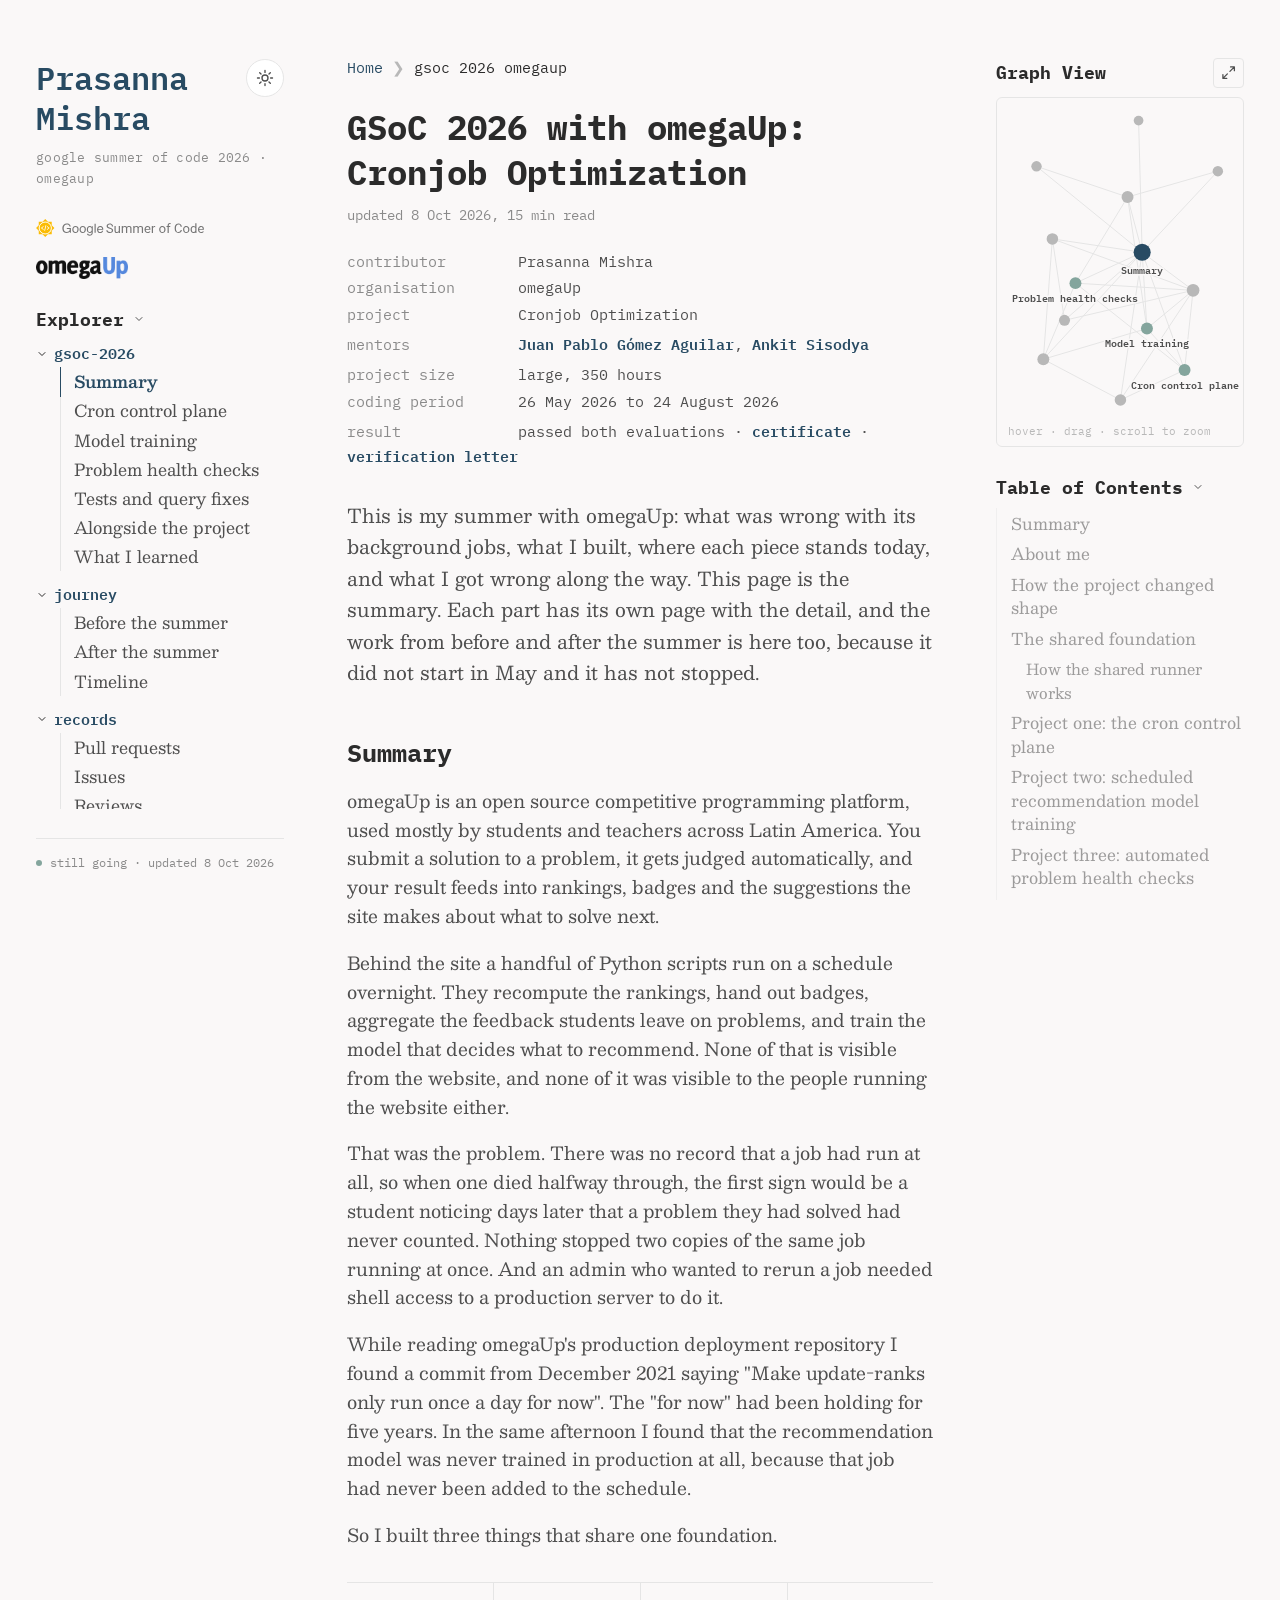
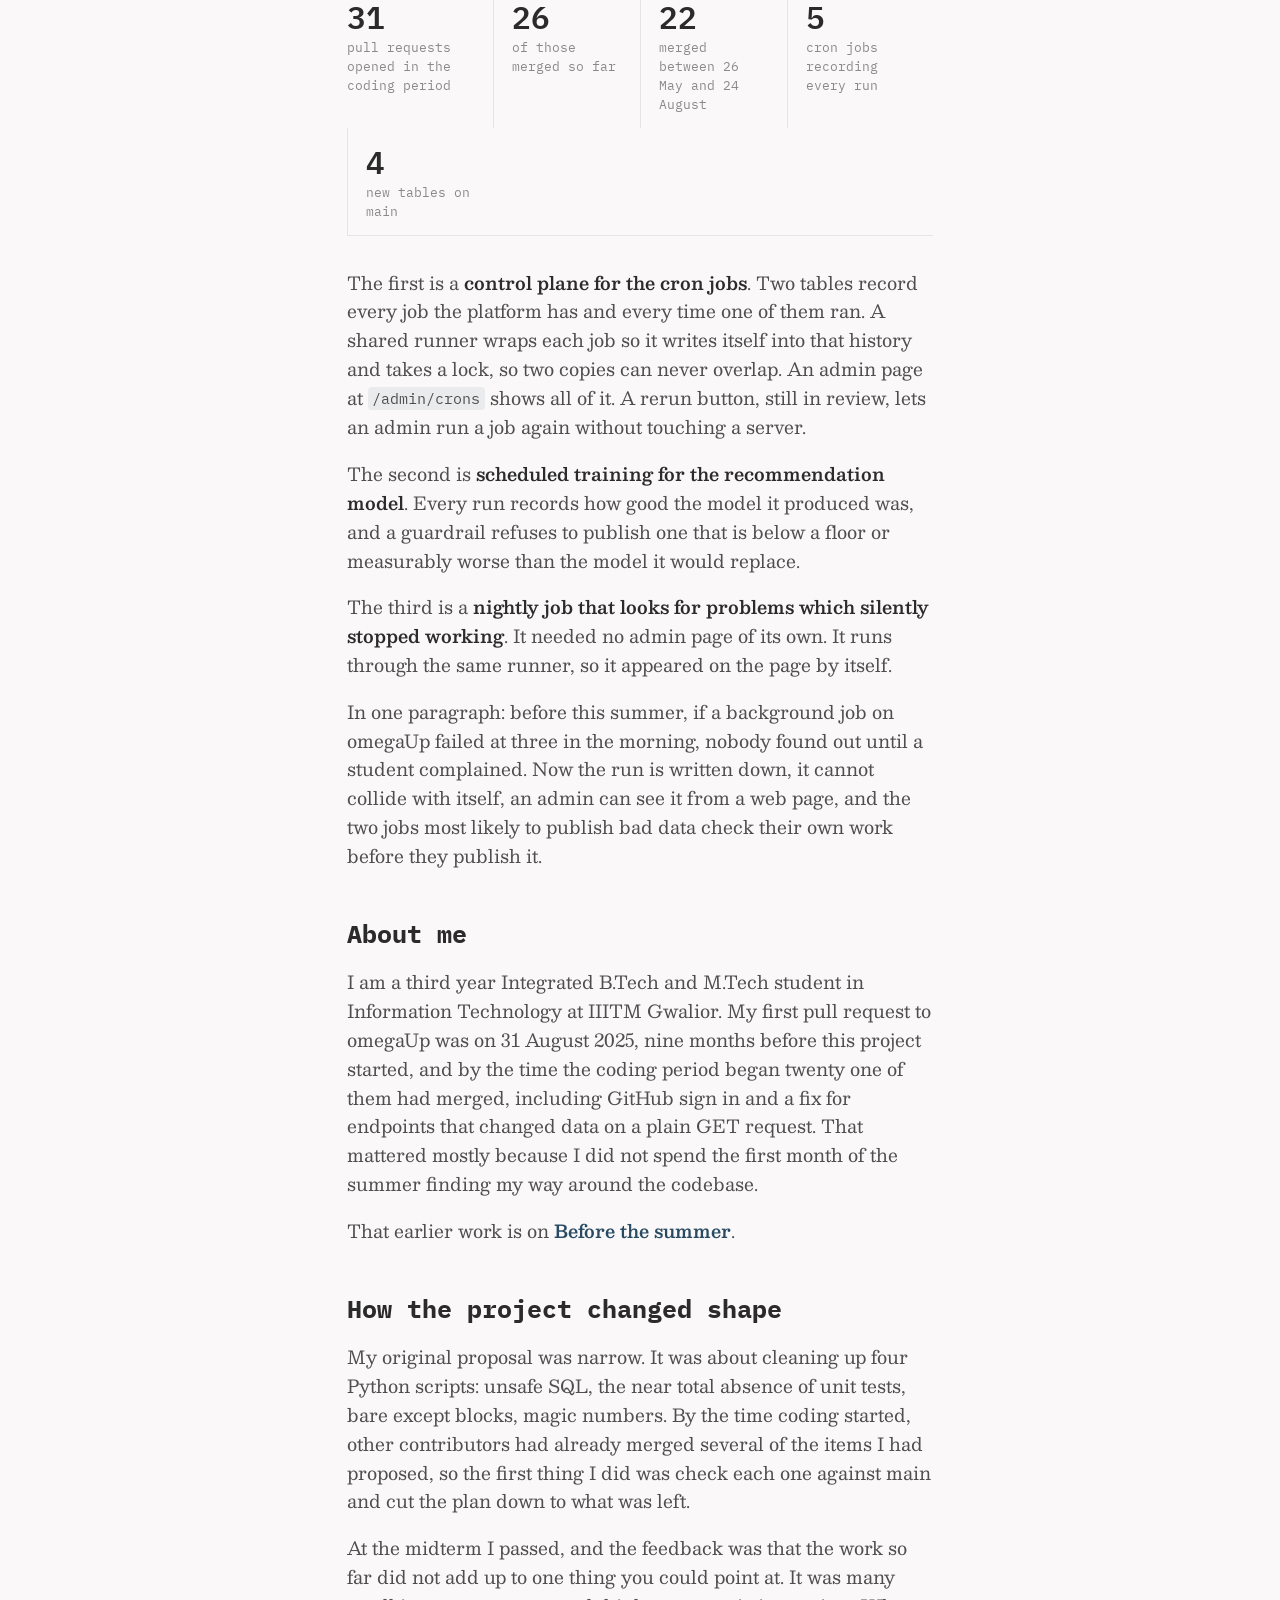
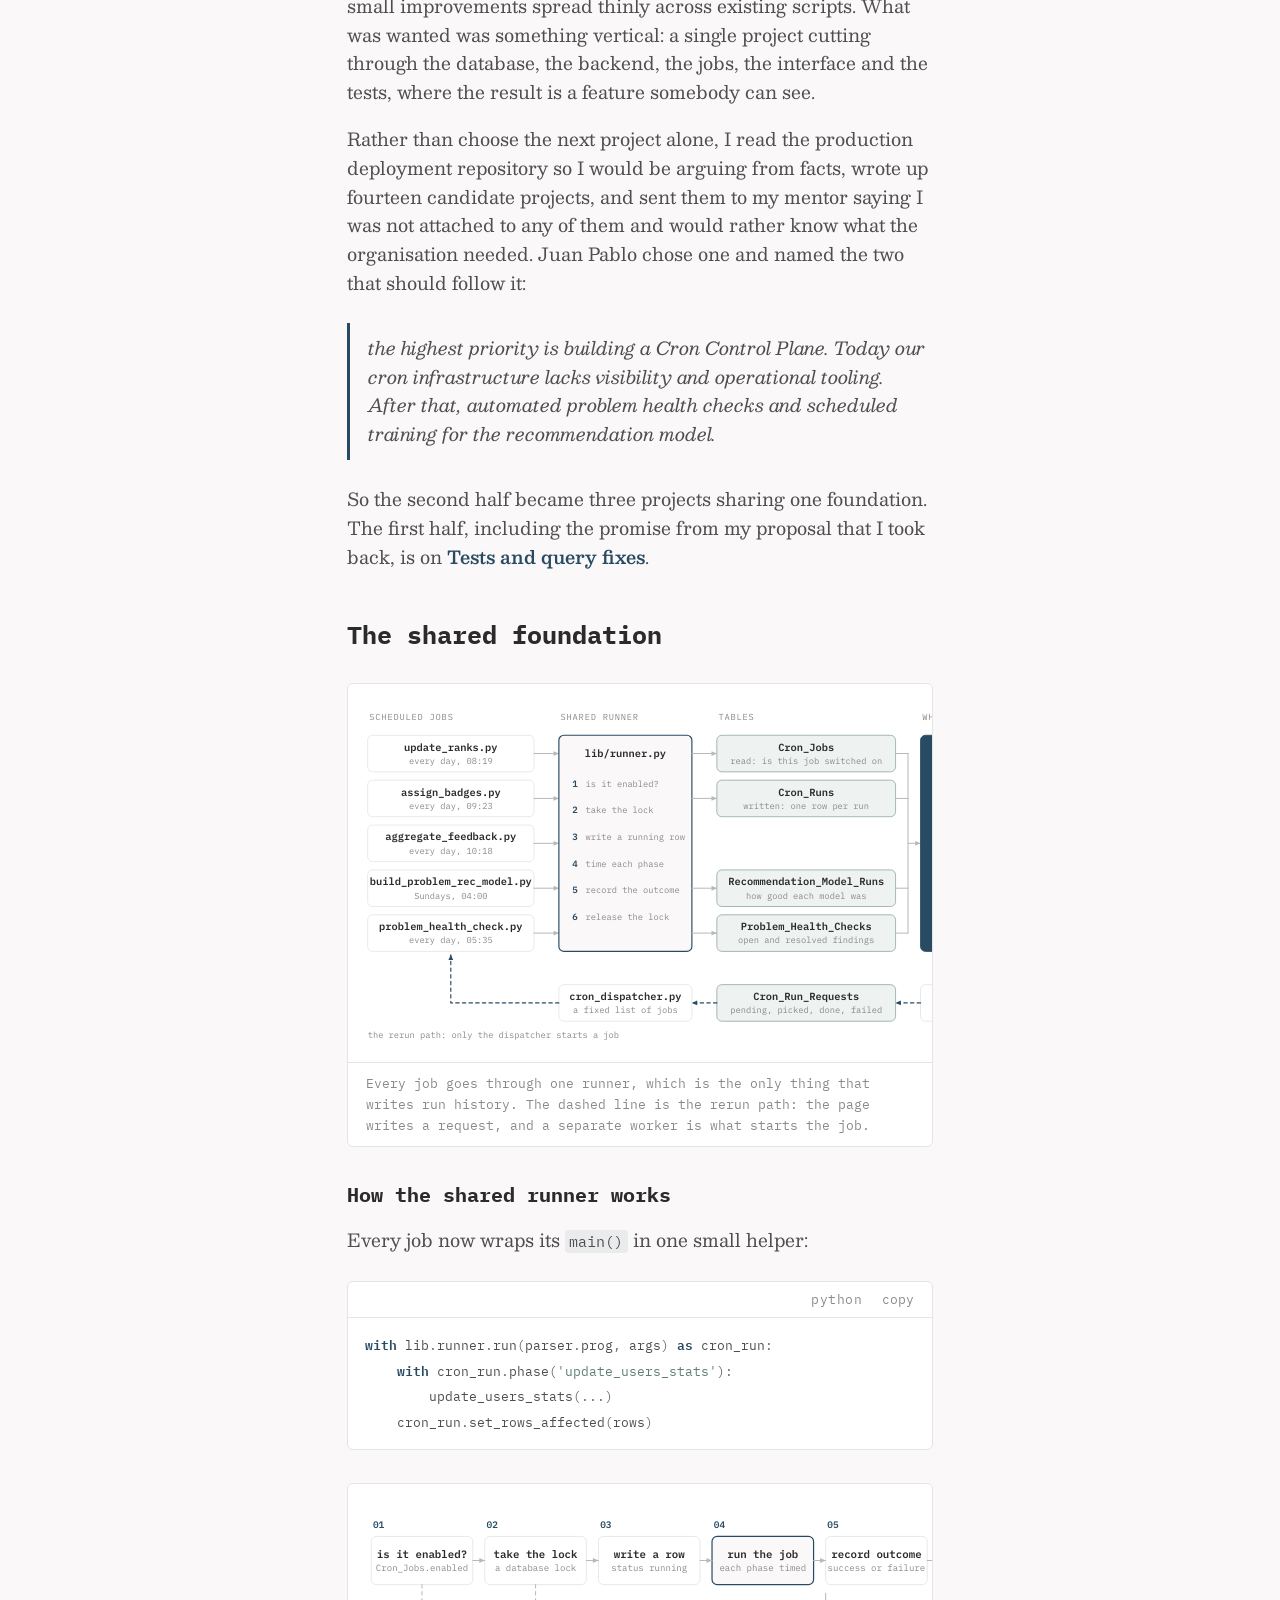
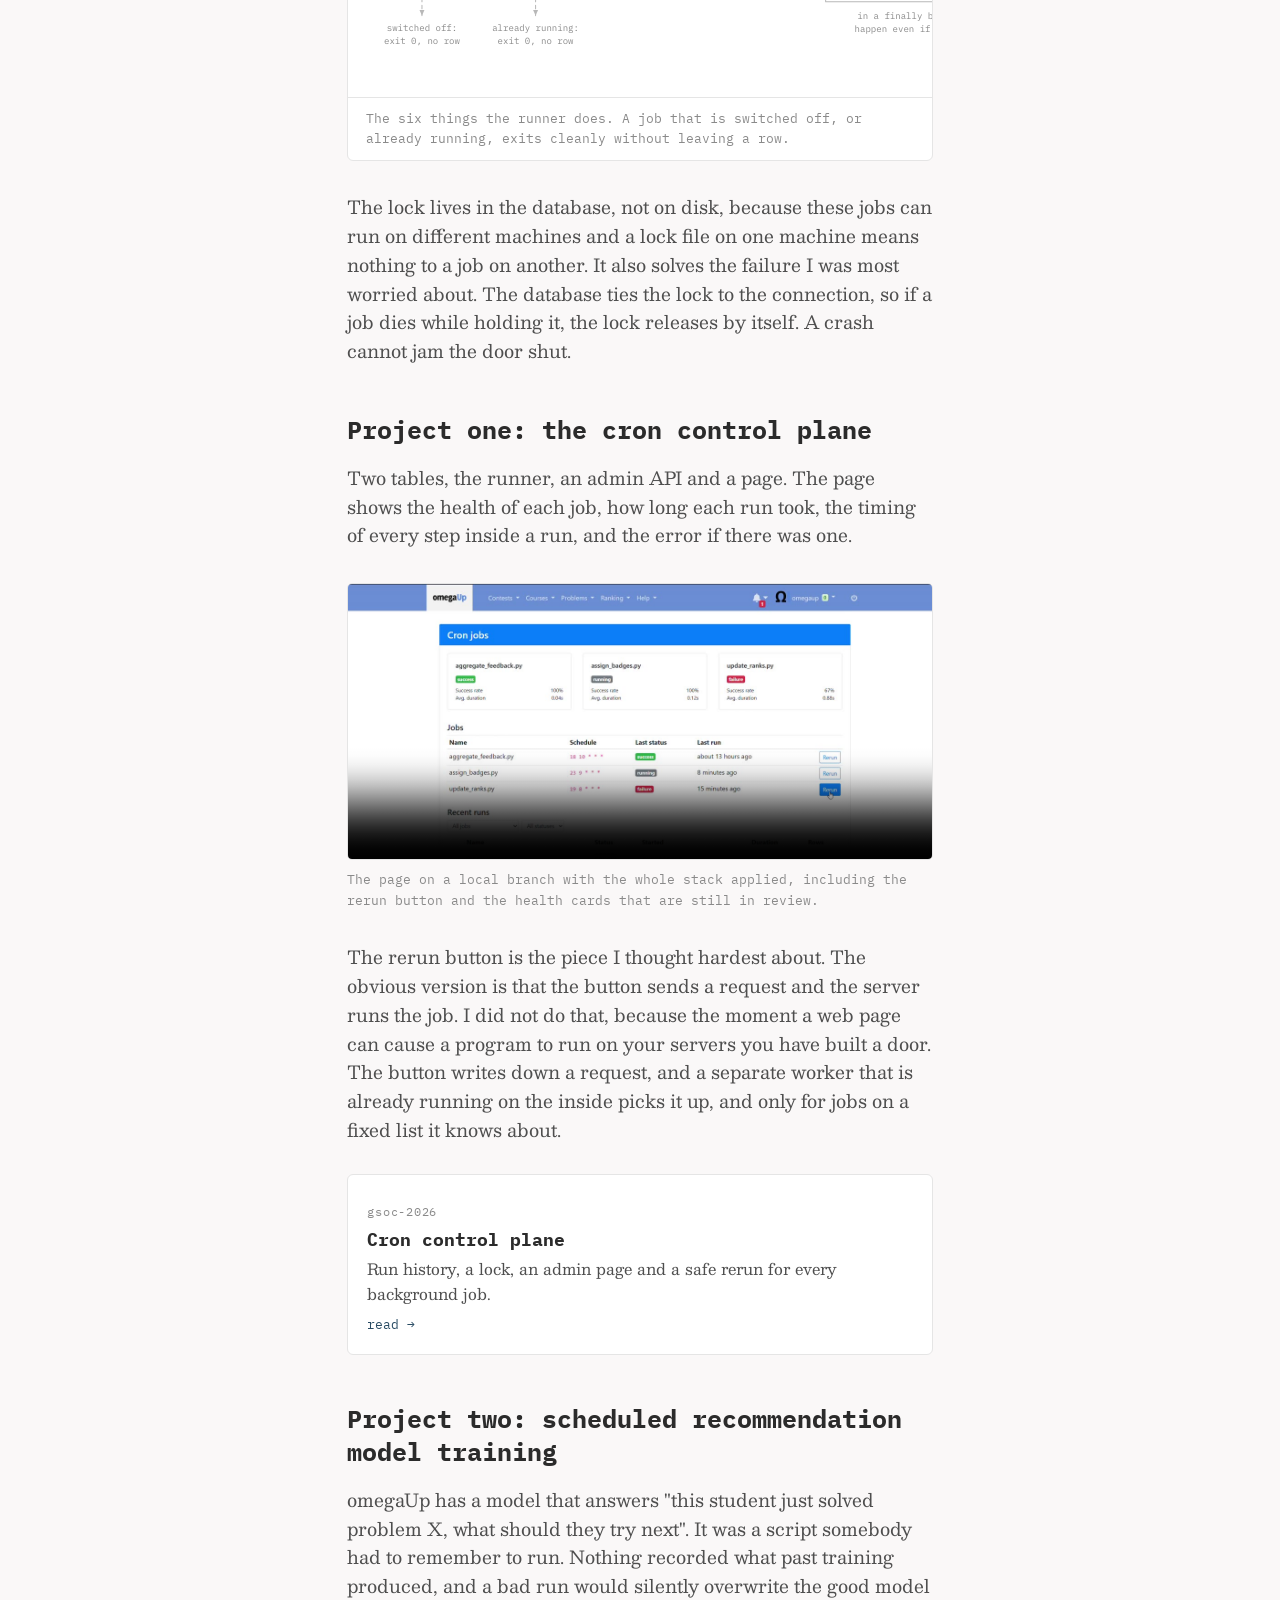
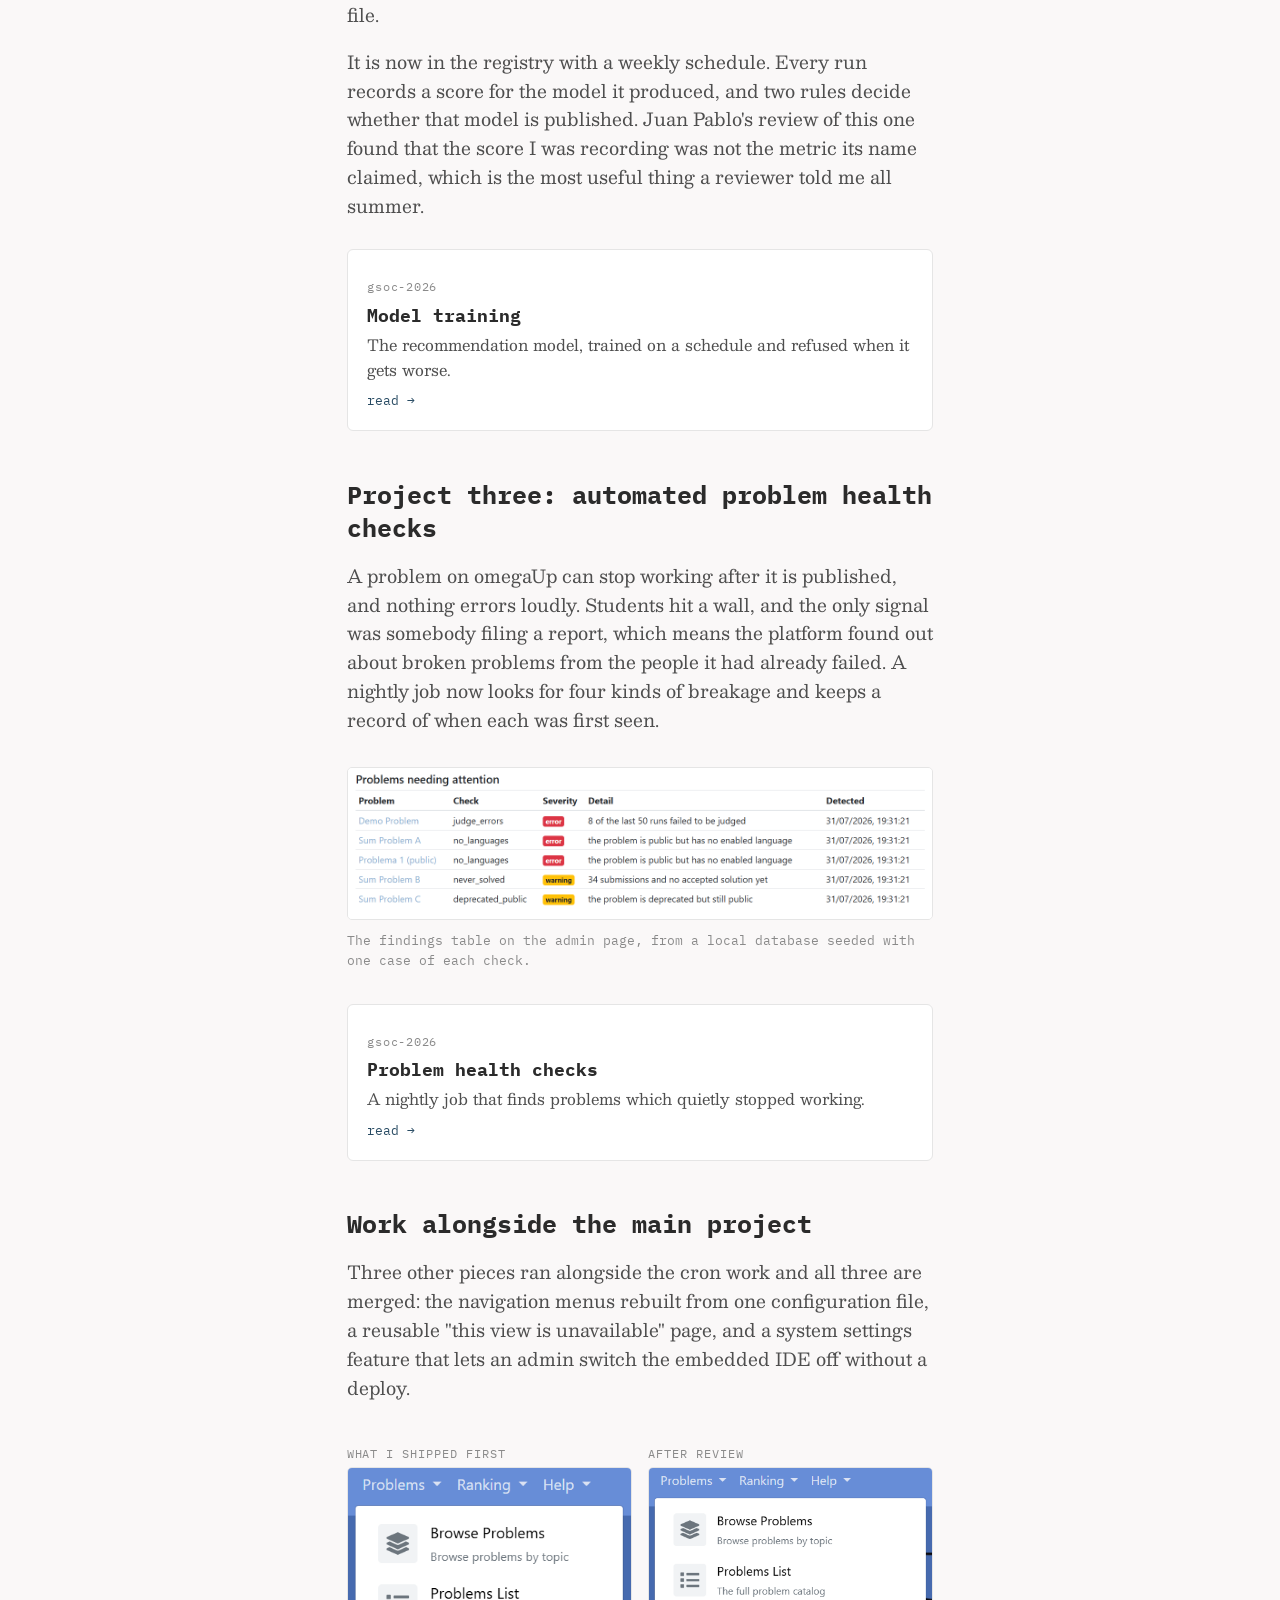
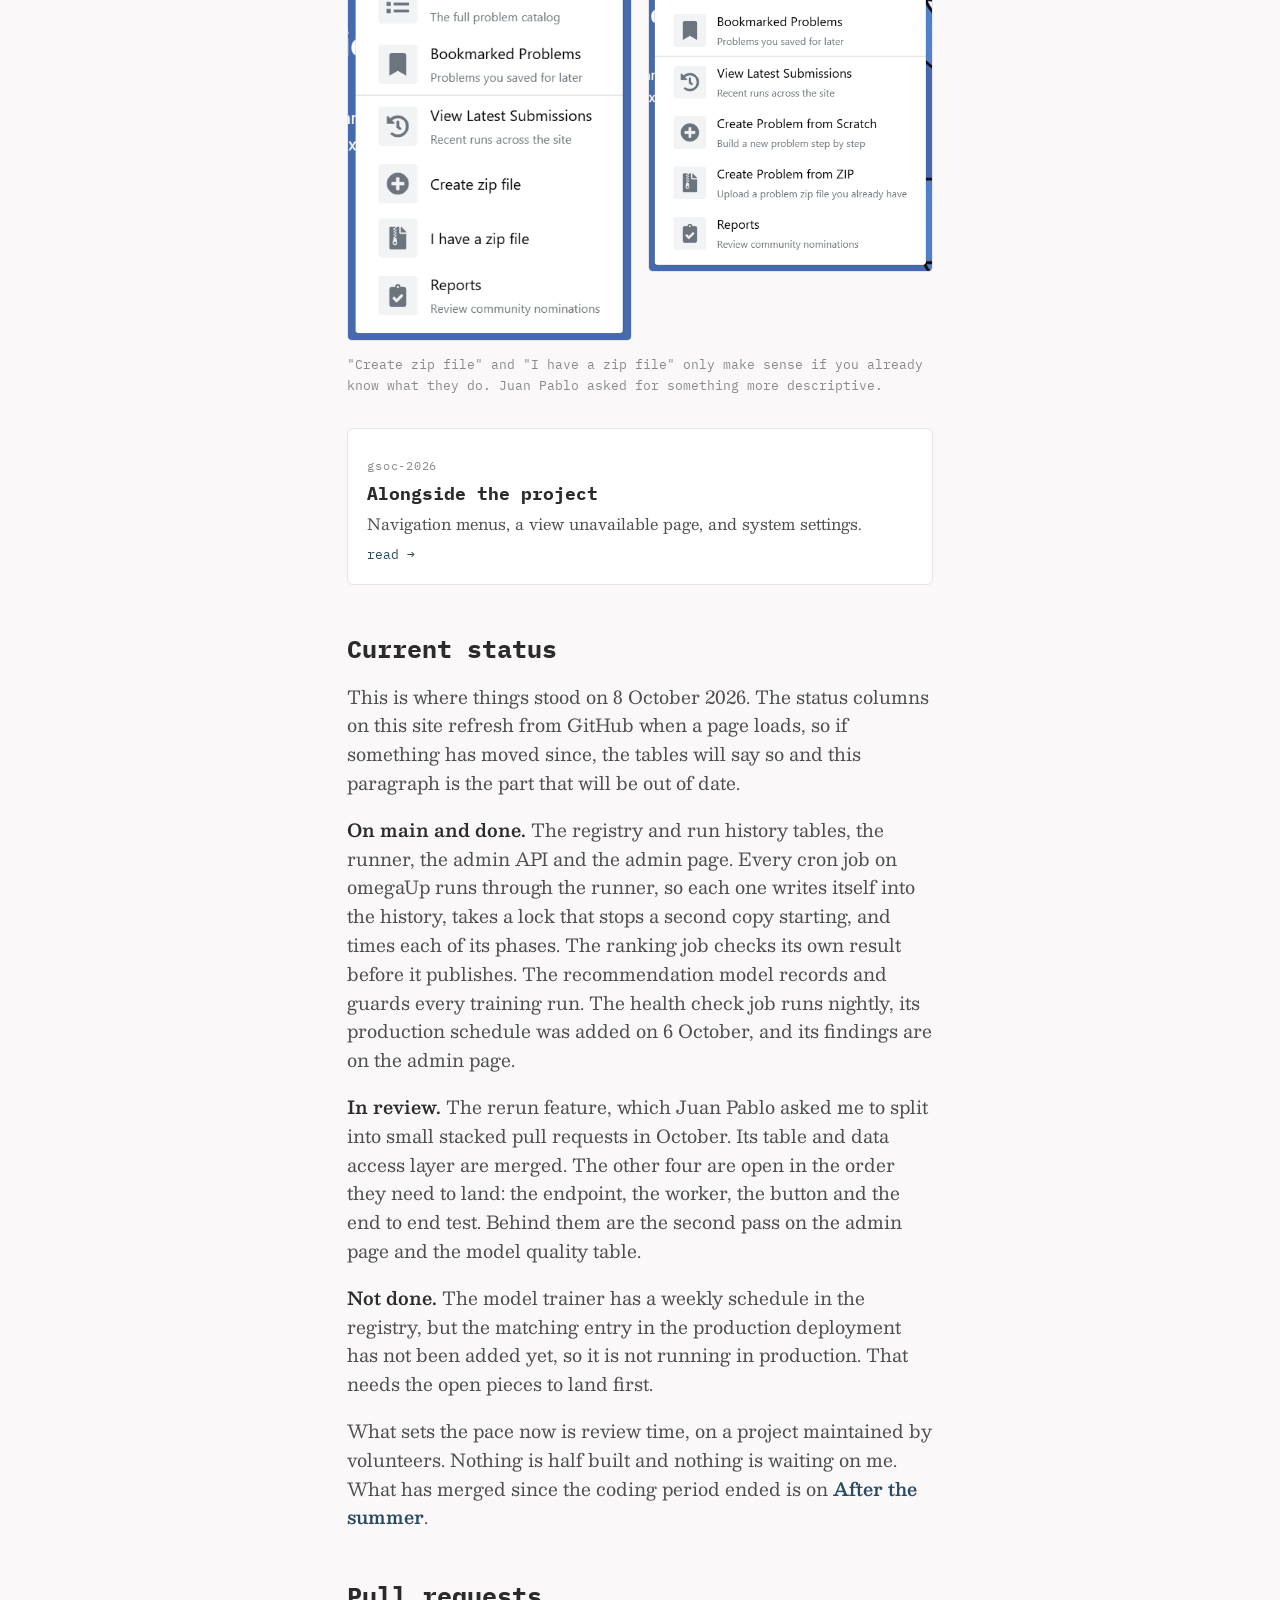
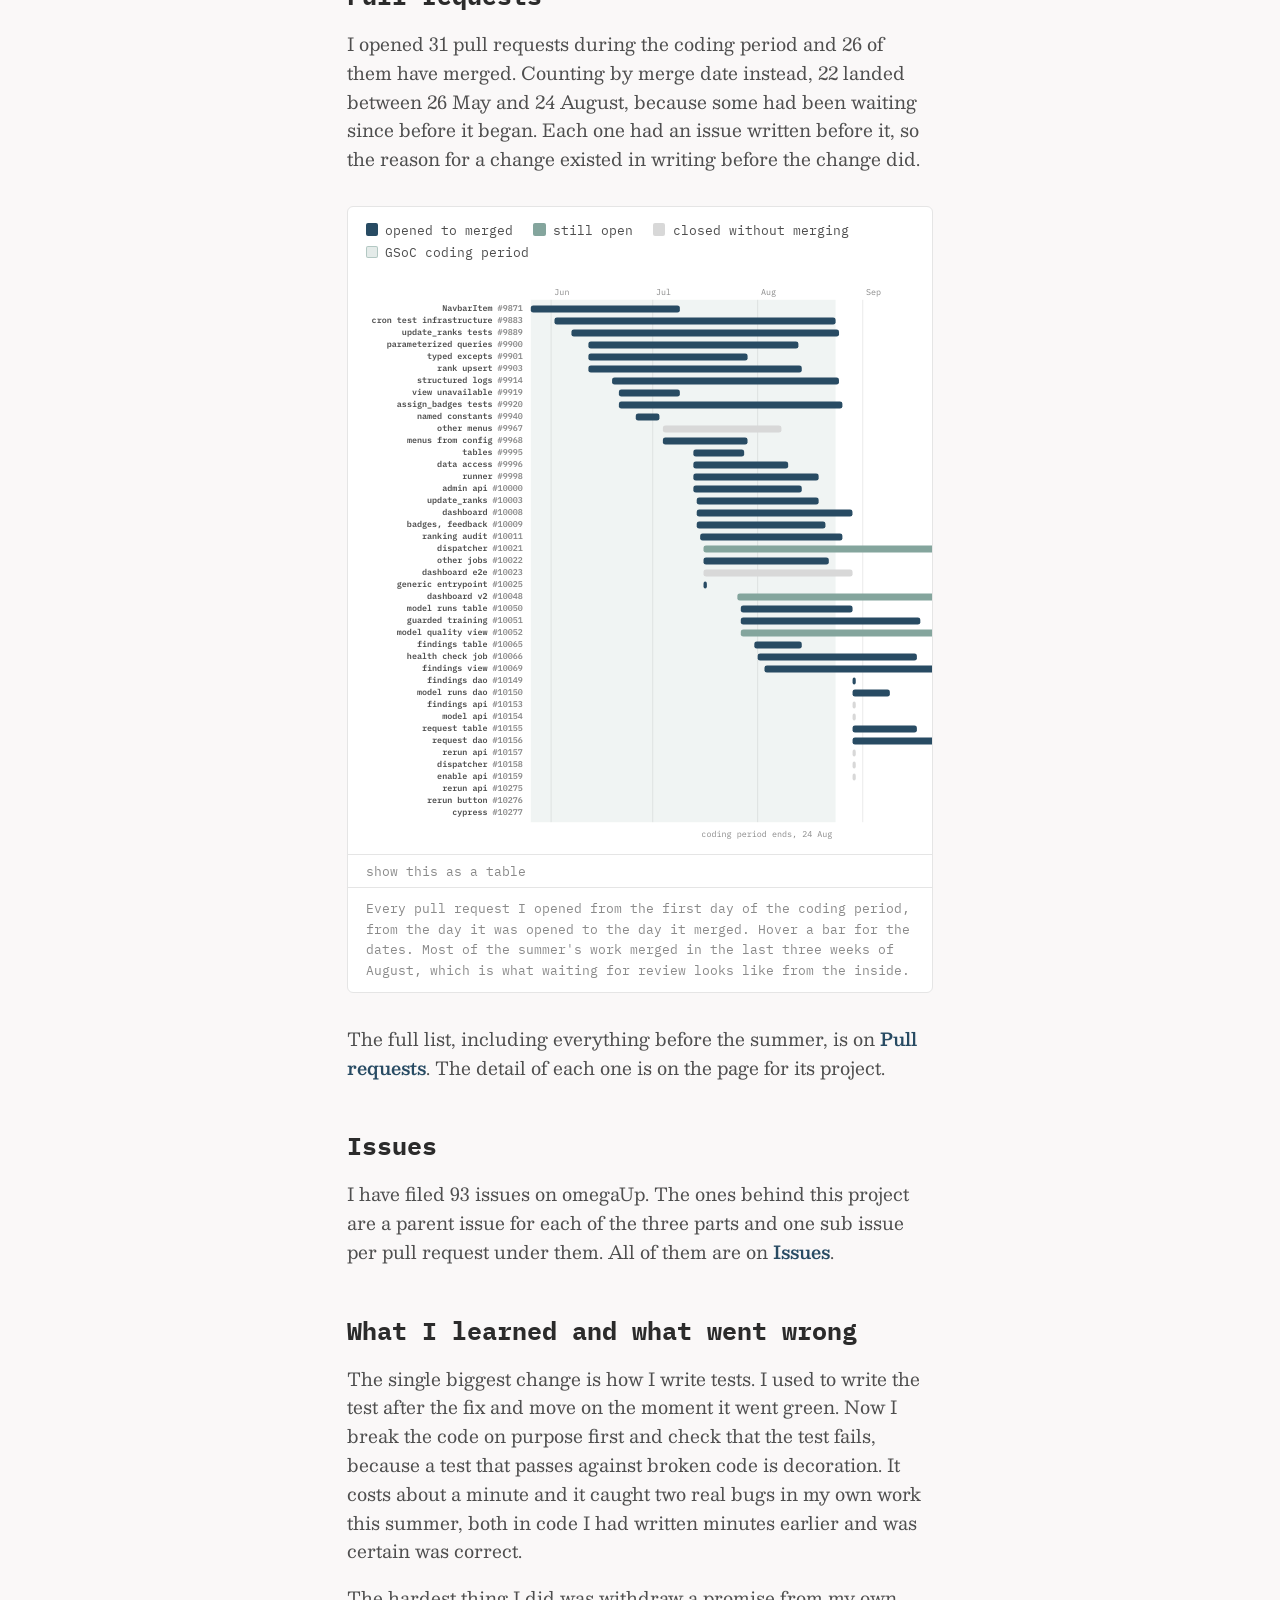
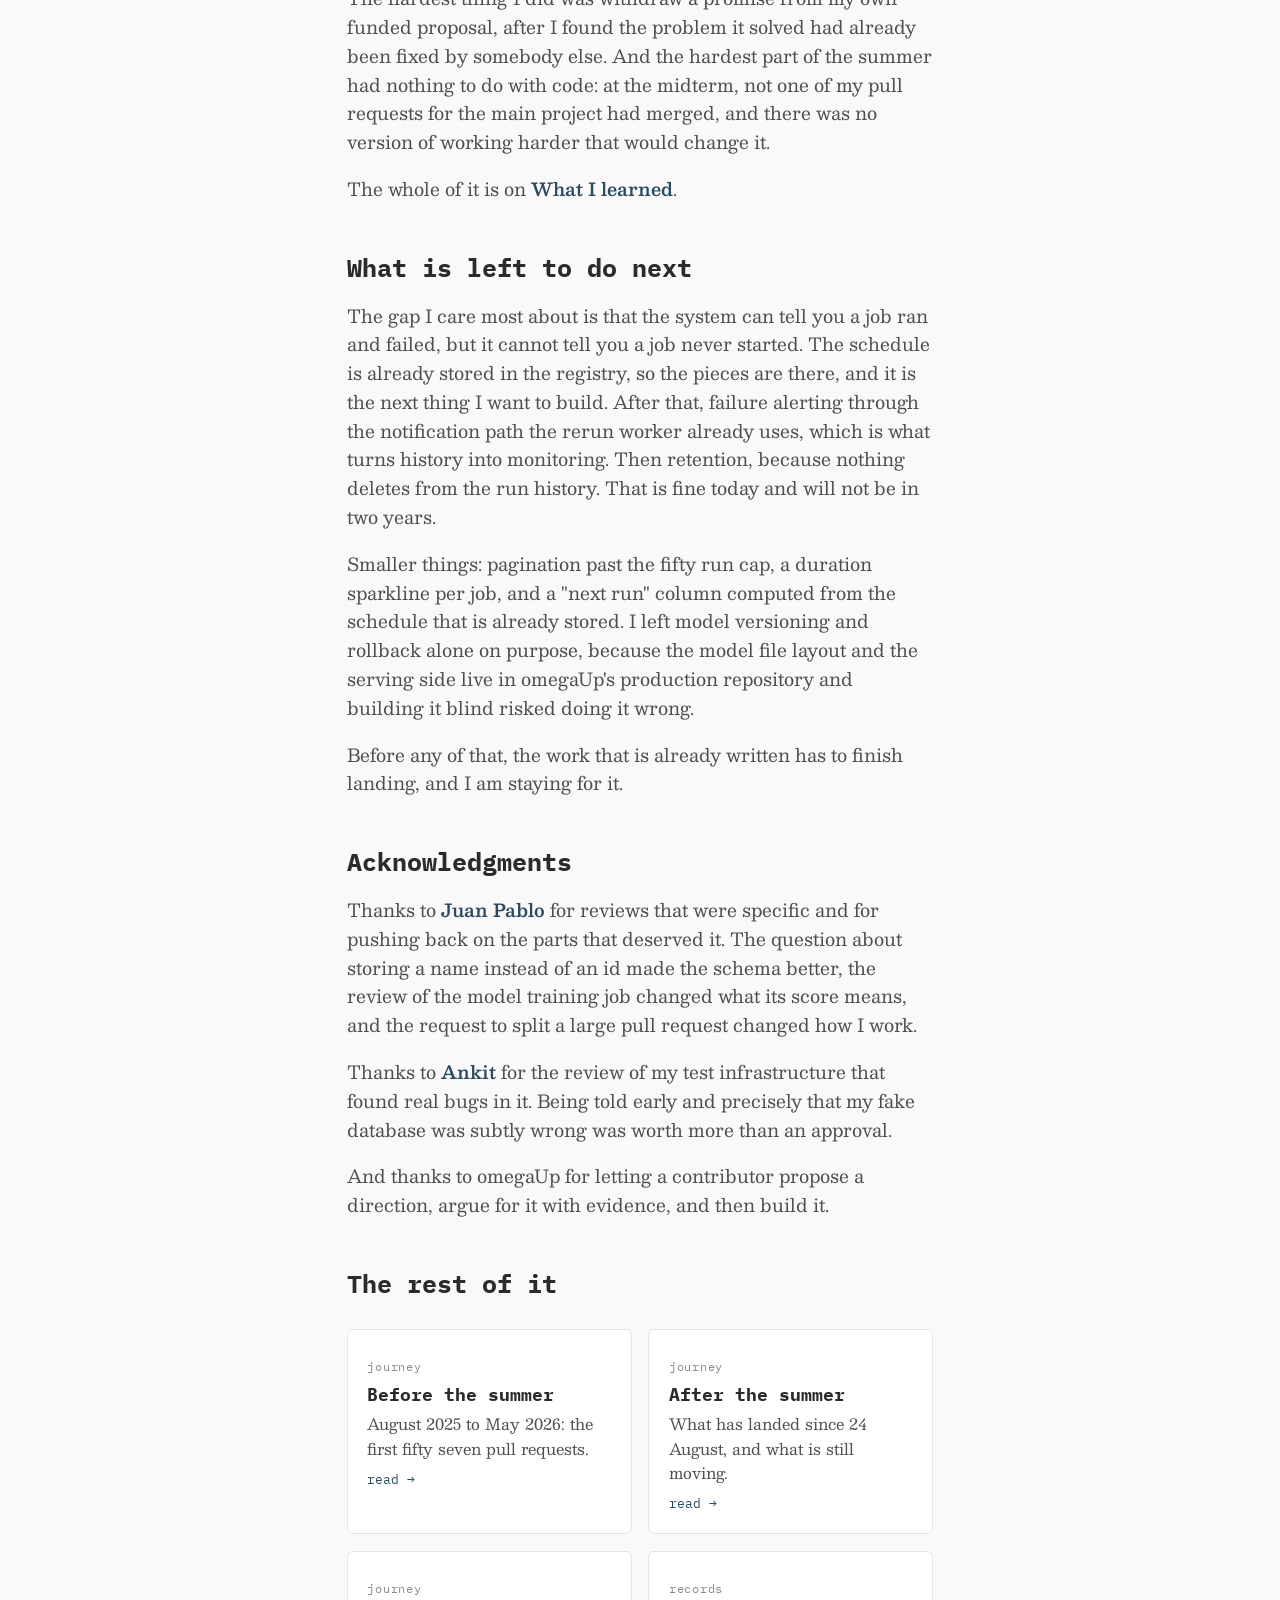
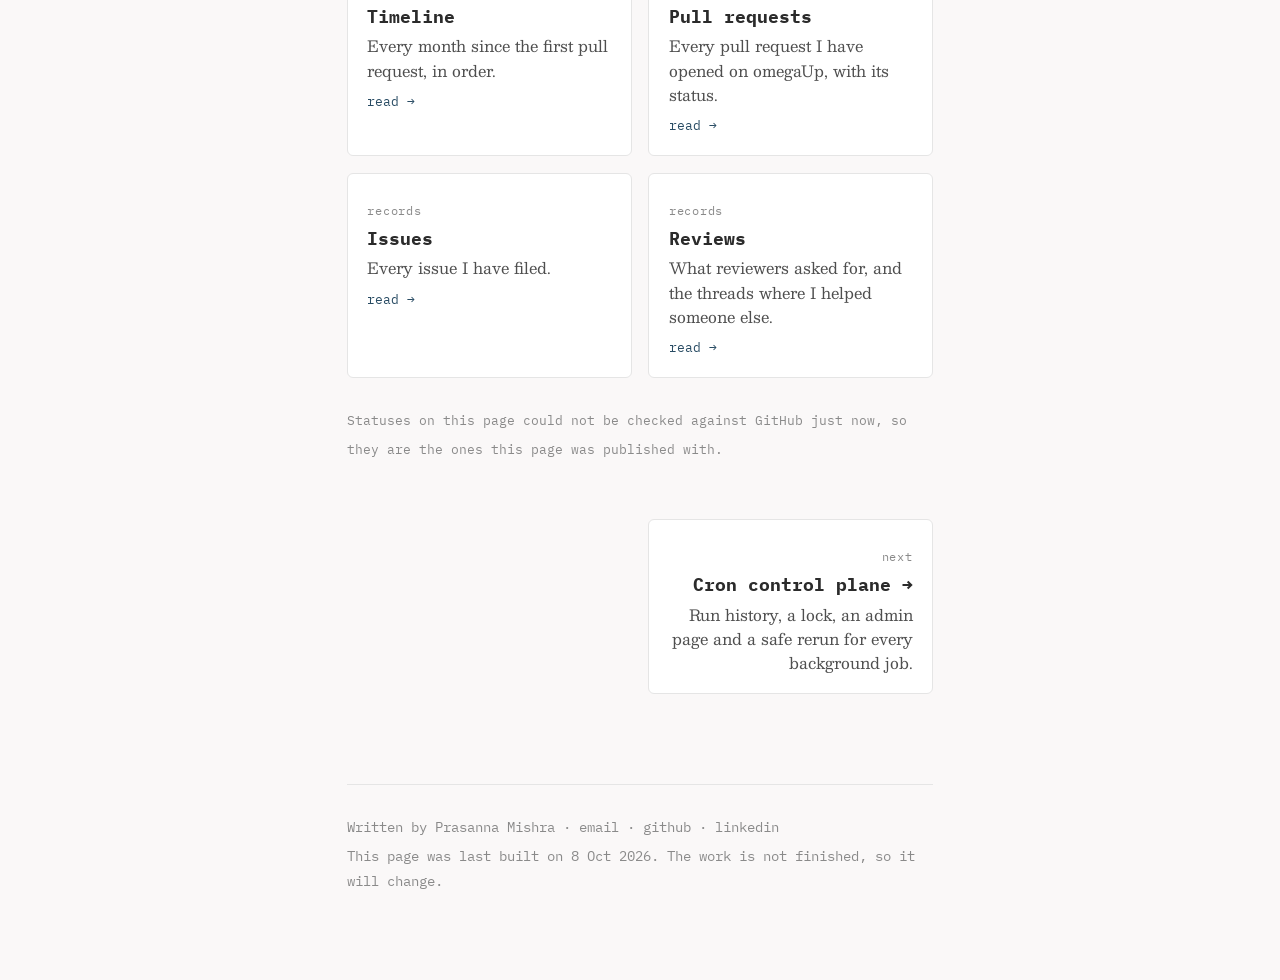
<file: gsoc/index.html>
<!DOCTYPE html>
<html lang="en">
<head>
<meta charset="utf-8" />
<meta name="viewport" content="width=device-width, initial-scale=1.0" />
<title>GSoC 2026 with omegaUp: Cronjob Optimization | Prasanna Mishra</title>
<meta name="description" content="What Prasanna Mishra built for omegaUp during Google Summer of Code 2026: a control plane for background jobs, scheduled recommendation model training and nightly problem health checks, with every pull request and issue." />
<meta name="author" content="Prasanna Mishra" />
<meta name="theme-color" content="#faf8f8" />
<link rel="canonical" href="https://prasannamishra001.github.io/prasannamishra/gsoc/" />
<meta property="og:title" content="GSoC 2026 with omegaUp: Cronjob Optimization" />
<meta property="og:description" content="What Prasanna Mishra built for omegaUp during Google Summer of Code 2026: a control plane for background jobs, scheduled recommendation model training and nightly problem health checks, with every pull request and issue." />
<meta property="og:type" content="article" />
<link rel="icon" type="image/svg+xml" href="assets/gsoc-icon.svg" />
<script>(function(){try{var t=localStorage.getItem('gsoc-theme');if(t!=='dark'&&t!=='light')t=window.matchMedia&&window.matchMedia('(prefers-color-scheme: dark)').matches?'dark':'light';document.documentElement.setAttribute('data-theme',t);}catch(e){document.documentElement.setAttribute('data-theme','light');}})();</script>
<link rel="preconnect" href="https://fonts.googleapis.com" />
<link rel="preconnect" href="https://fonts.gstatic.com" crossorigin />
<link href="https://fonts.googleapis.com/css2?family=IBM+Plex+Mono:wght@400;600;700&family=Besley:ital,wght@0,400;0,600;1,400;1,600&display=swap" rel="stylesheet" />
<link rel="stylesheet" href="quartz.css" />
</head>
<body data-page="index">
<div class="progress" aria-hidden="true"><i></i></div>
<div id="quartz-root" class="page"><div id="quartz-body">

<div class="left sidebar">
  <div>
    <div class="site-head">
      <h2 class="page-title"><a href="index.html">Prasanna Mishra</a></h2>
      <button type="button" class="theme-toggle" id="theme-toggle" aria-label="Switch between light and dark" title="Switch between light and dark"><svg class="sun" viewBox="0 0 24 24" fill="none" stroke="currentColor" stroke-width="1.8" stroke-linecap="round"><circle cx="12" cy="12" r="4"/><path d="M12 2v2.5M12 19.5V22M2 12h2.5M19.5 12H22M4.9 4.9l1.8 1.8M17.3 17.3l1.8 1.8M4.9 19.1l1.8-1.8M17.3 6.7l1.8-1.8"/></svg><svg class="moon" viewBox="0 0 24 24" fill="none" stroke="currentColor" stroke-width="1.8" stroke-linecap="round" stroke-linejoin="round"><path d="M20 14.5A8 8 0 0 1 9.5 4a8 8 0 1 0 10.5 10.5z"/></svg></button>
    </div>
    <p class="site-tag">google summer of code 2026 &middot; omegaup</p>
  </div>
  <div class="sidebar-logos">
    <img src="assets/gsoc-logo.svg" alt="Google Summer of Code" class="gsoc-mark" />
    <img src="assets/omegaup-logo.png" alt="omegaUp" class="org-mark" />
  </div>
  <div class="explorer"><button type="button" class="explorer-toggle" data-fold="explorer-content"><h2>Explorer</h2><svg xmlns="http://www.w3.org/2000/svg" width="12" height="12" viewBox="0 0 24 24" fill="none" stroke="currentColor" stroke-width="2" stroke-linecap="round" stroke-linejoin="round" class="fold"><polyline points="6 9 12 15 18 9"></polyline></svg></button><div class="explorer-content" id="explorer-content"><ul class="explorer-ul"><li><button type="button" class="folder-container" data-fold="folder-gsoc-2026"><svg xmlns="http://www.w3.org/2000/svg" width="12" height="12" viewBox="0 0 24 24" fill="none" stroke="currentColor" stroke-width="2" stroke-linecap="round" stroke-linejoin="round" class="folder-icon"><polyline points="9 18 15 12 9 6"></polyline></svg><span class="folder-title">gsoc-2026</span></button><ul id="folder-gsoc-2026"><li><a href="index.html" class="active">Summary</a></li><li><a href="control-plane.html">Cron control plane</a></li><li><a href="model-training.html">Model training</a></li><li><a href="health-checks.html">Problem health checks</a></li><li><a href="groundwork.html">Tests and query fixes</a></li><li><a href="alongside.html">Alongside the project</a></li><li><a href="lessons.html">What I learned</a></li></ul></li><li><button type="button" class="folder-container" data-fold="folder-journey"><svg xmlns="http://www.w3.org/2000/svg" width="12" height="12" viewBox="0 0 24 24" fill="none" stroke="currentColor" stroke-width="2" stroke-linecap="round" stroke-linejoin="round" class="folder-icon"><polyline points="9 18 15 12 9 6"></polyline></svg><span class="folder-title">journey</span></button><ul id="folder-journey"><li><a href="before-gsoc.html">Before the summer</a></li><li><a href="after-gsoc.html">After the summer</a></li><li><a href="journey.html">Timeline</a></li></ul></li><li><button type="button" class="folder-container" data-fold="folder-records"><svg xmlns="http://www.w3.org/2000/svg" width="12" height="12" viewBox="0 0 24 24" fill="none" stroke="currentColor" stroke-width="2" stroke-linecap="round" stroke-linejoin="round" class="folder-icon"><polyline points="9 18 15 12 9 6"></polyline></svg><span class="folder-title">records</span></button><ul id="folder-records"><li><a href="pull-requests.html">Pull requests</a></li><li><a href="issues.html">Issues</a></li><li><a href="reviews.html">Reviews</a></li></ul></li><li><button type="button" class="folder-container" data-fold="folder-elsewhere"><svg xmlns="http://www.w3.org/2000/svg" width="12" height="12" viewBox="0 0 24 24" fill="none" stroke="currentColor" stroke-width="2" stroke-linecap="round" stroke-linejoin="round" class="folder-icon"><polyline points="9 18 15 12 9 6"></polyline></svg><span class="folder-title">elsewhere</span></button><ul id="folder-elsewhere"><li><a href="../index.html">Back to the portfolio</a></li><li><a href="https://github.com/omegaup/omegaup/pulls?q=is%3Apr+author%3APrasannaMishra001">My pull requests on GitHub</a></li><li><a href="https://github.com/omegaup/omegaup/issues/9992">The control plane issue</a></li><li><a href="https://summerofcode.withgoogle.com/">Google Summer of Code</a></li></ul></li></ul></div></div>
  <p class="sidebar-updated"><span class="pulse"></span>still going &middot; updated 8 Oct 2026</p>
</div>

<div class="center">
  <div class="page-header">
    <nav class="breadcrumb-container" aria-label="breadcrumbs"><div class="breadcrumb-element"><a href="../index.html">Home</a><p>&#10095;</p></div><div class="breadcrumb-element"><a href="index.html">gsoc 2026 omegaup</a></div></nav>
    <h1 class="article-title">GSoC 2026 with omegaUp: Cronjob Optimization</h1>
    <p class="content-meta"><time datetime="2026-10-08">updated 8 Oct 2026</time><span>15 min read</span></p>
  </div>
  <article>
<div class="factsheet">
<div><span>contributor</span> Prasanna Mishra</div>
<div><span>organisation</span> omegaUp</div>
<div><span>project</span> Cronjob Optimization</div>
<div><span>mentors</span> <a href="https://github.com/pabo99">Juan Pablo G&oacute;mez Aguilar</a>, <a href="https://github.com/Ankitsinghsisodya">Ankit Sisodya</a></div>
<div><span>project size</span> large, 350 hours</div>
<div><span>coding period</span> 26 May 2026 to 24 August 2026</div>
<div><span>result</span> passed both evaluations &middot; <a href="https://drive.google.com/file/d/1nUSmF8SteqWiQusMwfKkd1URJqCJ-4nx/view?usp=sharing">certificate</a> &middot; <a href="https://drive.google.com/file/d/1gLZ2tlFGpT7V-M3cL4FDTWb6nL2EX0l-/view?usp=sharing">verification letter</a></div>
</div>

<p class="lede">This is my summer with omegaUp: what was wrong with its background jobs, what I built, where
each piece stands today, and what I got wrong along the way. This page is the summary. Each part has its own
page with the detail, and the work from before and after the summer is here too, because it did not start in
May and it has not stopped.</p>

<h2 id="summary">Summary<a role="anchor" aria-hidden="true" tabindex="-1" href="#summary" class="anchor">#</a></h2>
<p>omegaUp is an open source competitive programming platform, used mostly by students and teachers across
Latin America. You submit a solution to a problem, it gets judged automatically, and your result feeds into
rankings, badges and the suggestions the site makes about what to solve next.</p>
<p>Behind the site a handful of Python scripts run on a schedule overnight. They recompute the rankings, hand
out badges, aggregate the feedback students leave on problems, and train the model that decides what to
recommend. None of that is visible from the website, and none of it was visible to the people running the
website either.</p>
<p>That was the problem. There was no record that a job had run at all, so when one died halfway through, the
first sign would be a student noticing days later that a problem they had solved had never counted. Nothing
stopped two copies of the same job running at once. And an admin who wanted to rerun a job needed shell
access to a production server to do it.</p>
<p>While reading omegaUp's production deployment repository I found a commit from December 2021 saying "Make
update-ranks only run once a day for now". The "for now" had been holding for five years. In the same
afternoon I found that the recommendation model was never trained in production at all, because that job had
never been added to the schedule.</p>
<p>So I built three things that share one foundation.</p>
<div class="stats reveal"><div class="stat"><b data-count="opened">31</b><span>pull requests opened in the coding period</span></div><div class="stat"><b data-count="merged">26</b><span>of those merged so far</span></div><div class="stat"><b data-count="merged-in-period">22</b><span>merged between 26 May and 24 August</span></div><div class="stat"><b>5</b><span>cron jobs recording every run</span></div><div class="stat"><b>4</b><span>new tables on main</span></div></div>

<p>The first is a <strong>control plane for the cron jobs</strong>. Two tables record every job the platform has and every
time one of them ran. A shared runner wraps each job so it writes itself into that history and takes a lock,
so two copies can never overlap. An admin page at <code>/admin/crons</code> shows all of it. A rerun button, still in
review, lets an admin run a job again without touching a server.</p>
<p>The second is <strong>scheduled training for the recommendation model</strong>. Every run records how good the model it
produced was, and a guardrail refuses to publish one that is below a floor or measurably worse than the model
it would replace.</p>
<p>The third is a <strong>nightly job that looks for problems which silently stopped working</strong>. It needed no admin
page of its own. It runs through the same runner, so it appeared on the page by itself.</p>
<p>In one paragraph: before this summer, if a background job on omegaUp failed at three in the morning, nobody
found out until a student complained. Now the run is written down, it cannot collide with itself, an admin
can see it from a web page, and the two jobs most likely to publish bad data check their own work before
they publish it.</p>
<h2 id="about-me">About me<a role="anchor" aria-hidden="true" tabindex="-1" href="#about-me" class="anchor">#</a></h2>
<p>I am a third year Integrated B.Tech and M.Tech student in Information Technology at IIITM Gwalior. My first
pull request to omegaUp was on 31 August 2025, nine months before this project started, and by the time the
coding period began twenty one of them had merged, including GitHub sign in and a fix for endpoints that
changed data on a plain GET request. That mattered mostly because I did not spend the first month of the
summer finding my way around the codebase.</p>
<p>That earlier work is on <a href="before-gsoc.html">Before the summer</a>.</p>
<h2 id="how-the-project-changed-shape">How the project changed shape<a role="anchor" aria-hidden="true" tabindex="-1" href="#how-the-project-changed-shape" class="anchor">#</a></h2>
<p>My original proposal was narrow. It was about cleaning up four Python scripts: unsafe SQL, the near total
absence of unit tests, bare except blocks, magic numbers. By the time coding started, other contributors had
already merged several of the items I had proposed, so the first thing I did was check each one against main
and cut the plan down to what was left.</p>
<p>At the midterm I passed, and the feedback was that the work so far did not add up to one thing you could
point at. It was many small improvements spread thinly across existing scripts. What was wanted was
something vertical: a single project cutting through the database, the backend, the jobs, the interface and
the tests, where the result is a feature somebody can see.</p>
<p>Rather than choose the next project alone, I read the production deployment repository so I would be arguing
from facts, wrote up fourteen candidate projects, and sent them to my mentor saying I was not attached to
any of them and would rather know what the organisation needed. Juan Pablo chose one and named the two that
should follow it:</p>
<blockquote>
<p>the highest priority is building a Cron Control Plane. Today our cron infrastructure lacks visibility and
operational tooling. After that, automated problem health checks and scheduled training for the
recommendation model.</p>
</blockquote>
<p>So the second half became three projects sharing one foundation. The first half, including the promise from
my proposal that I took back, is on <a href="groundwork.html">Tests and query fixes</a>.</p>
<h2 id="architecture">The shared foundation<a role="anchor" aria-hidden="true" tabindex="-1" href="#architecture" class="anchor">#</a></h2>
<figure class="diagram reveal"><div class="diagram-body"><svg viewBox="0 0 842 420" role="img" aria-label="How a cron job reaches the admin page" style="--minw:700px" xmlns="http://www.w3.org/2000/svg"><text x="4" y="22" class="d-cap" text-anchor="start">scheduled jobs</text><text x="234" y="22" class="d-cap" text-anchor="start">shared runner</text><text x="424" y="22" class="d-cap" text-anchor="start">tables</text><text x="669" y="22" class="d-cap" text-anchor="start">what an admin sees</text><rect x="2" y="40" width="200" height="44" rx="6" class="d-box soft"/><text x="102.0" y="58.5" class="d-t" text-anchor="middle">update_ranks.py</text><text x="102.0" y="74.5" class="d-s" text-anchor="middle">every day, 08:19</text><polyline points="202,62 232,62" class="d-line " stroke-linejoin="round" stroke-linecap="round"/><polygon points="232,62 225.6,64.9 225.6,59.1" class="d-head "/><rect x="2" y="94" width="200" height="44" rx="6" class="d-box soft"/><text x="102.0" y="112.5" class="d-t" text-anchor="middle">assign_badges.py</text><text x="102.0" y="128.5" class="d-s" text-anchor="middle">every day, 09:23</text><polyline points="202,116 232,116" class="d-line " stroke-linejoin="round" stroke-linecap="round"/><polygon points="232,116 225.6,118.9 225.6,113.1" class="d-head "/><rect x="2" y="148" width="200" height="44" rx="6" class="d-box soft"/><text x="102.0" y="166.5" class="d-t" text-anchor="middle">aggregate_feedback.py</text><text x="102.0" y="182.5" class="d-s" text-anchor="middle">every day, 10:18</text><polyline points="202,170 232,170" class="d-line " stroke-linejoin="round" stroke-linecap="round"/><polygon points="232,170 225.6,172.9 225.6,167.1" class="d-head "/><rect x="2" y="202" width="200" height="44" rx="6" class="d-box soft"/><text x="102.0" y="220.5" class="d-t" text-anchor="middle">build_problem_rec_model.py</text><text x="102.0" y="236.5" class="d-s" text-anchor="middle">Sundays, 04:00</text><polyline points="202,224 232,224" class="d-line " stroke-linejoin="round" stroke-linecap="round"/><polygon points="232,224 225.6,226.9 225.6,221.1" class="d-head "/><rect x="2" y="256" width="200" height="44" rx="6" class="d-box soft"/><text x="102.0" y="274.5" class="d-t" text-anchor="middle">problem_health_check.py</text><text x="102.0" y="290.5" class="d-s" text-anchor="middle">every day, 05:35</text><polyline points="202,278 232,278" class="d-line " stroke-linejoin="round" stroke-linecap="round"/><polygon points="232,278 225.6,280.9 225.6,275.1" class="d-head "/><rect x="232" y="40" width="160" height="260" rx="6" class="d-box key"/><text x="312.0" y="66" class="d-t" text-anchor="middle">lib/runner.py</text><text x="248" y="102" class="d-num" text-anchor="start">1</text><text x="264" y="102" class="d-s" text-anchor="start">is it enabled?</text><text x="248" y="134" class="d-num" text-anchor="start">2</text><text x="264" y="134" class="d-s" text-anchor="start">take the lock</text><text x="248" y="166" class="d-num" text-anchor="start">3</text><text x="264" y="166" class="d-s" text-anchor="start">write a running row</text><text x="248" y="198" class="d-num" text-anchor="start">4</text><text x="264" y="198" class="d-s" text-anchor="start">time each phase</text><text x="248" y="230" class="d-num" text-anchor="start">5</text><text x="264" y="230" class="d-s" text-anchor="start">record the outcome</text><text x="248" y="262" class="d-num" text-anchor="start">6</text><text x="264" y="262" class="d-s" text-anchor="start">release the lock</text><rect x="422" y="40" width="215" height="44" rx="6" class="d-box tint"/><text x="529.5" y="58.5" class="d-t" text-anchor="middle">Cron_Jobs</text><text x="529.5" y="74.5" class="d-s" text-anchor="middle">read: is this job switched on</text><polyline points="392,62 422,62" class="d-line " stroke-linejoin="round" stroke-linecap="round"/><polygon points="422,62 415.6,64.9 415.6,59.1" class="d-head "/><polyline points="637,62 652,62" class="d-line " stroke-linejoin="round" stroke-linecap="round"/><rect x="422" y="94" width="215" height="44" rx="6" class="d-box tint"/><text x="529.5" y="112.5" class="d-t" text-anchor="middle">Cron_Runs</text><text x="529.5" y="128.5" class="d-s" text-anchor="middle">written: one row per run</text><polyline points="392,116 422,116" class="d-line " stroke-linejoin="round" stroke-linecap="round"/><polygon points="422,116 415.6,118.9 415.6,113.1" class="d-head "/><polyline points="637,116 652,116" class="d-line " stroke-linejoin="round" stroke-linecap="round"/><rect x="422" y="202" width="215" height="44" rx="6" class="d-box tint"/><text x="529.5" y="220.5" class="d-t" text-anchor="middle">Recommendation_Model_Runs</text><text x="529.5" y="236.5" class="d-s" text-anchor="middle">how good each model was</text><polyline points="392,224 422,224" class="d-line " stroke-linejoin="round" stroke-linecap="round"/><polygon points="422,224 415.6,226.9 415.6,221.1" class="d-head "/><polyline points="637,224 652,224" class="d-line " stroke-linejoin="round" stroke-linecap="round"/><rect x="422" y="256" width="215" height="44" rx="6" class="d-box tint"/><text x="529.5" y="274.5" class="d-t" text-anchor="middle">Problem_Health_Checks</text><text x="529.5" y="290.5" class="d-s" text-anchor="middle">open and resolved findings</text><polyline points="392,278 422,278" class="d-line " stroke-linejoin="round" stroke-linecap="round"/><polygon points="422,278 415.6,280.9 415.6,275.1" class="d-head "/><polyline points="637,278 652,278" class="d-line " stroke-linejoin="round" stroke-linecap="round"/><polyline points="652,62 652,278" class="d-line " stroke-linejoin="round" stroke-linecap="round"/><polyline points="652,170 667,170" class="d-line " stroke-linejoin="round" stroke-linecap="round"/><polygon points="667,170 660.6,172.9 660.6,167.1" class="d-head "/><rect x="667" y="40" width="173" height="260" rx="6" class="d-box ink"/><text x="753.5" y="66" class="d-t on-ink" text-anchor="middle">/admin/crons</text><text x="753.5" y="83" class="d-s on-ink" text-anchor="middle">system admins only</text><text x="681" y="116" class="d-s on-ink" text-anchor="start">health of each job</text><text x="681" y="142" class="d-s on-ink" text-anchor="start">every recent run</text><text x="681" y="168" class="d-s on-ink" text-anchor="start">timing of each phase</text><text x="681" y="194" class="d-s on-ink" text-anchor="start">the error, if it failed</text><text x="681" y="220" class="d-s on-ink" text-anchor="start">problems needing attention</text><text x="681" y="246" class="d-s on-ink" text-anchor="start">model quality</text><text x="681" y="272" class="d-s on-ink" text-anchor="start">a rerun button</text><rect x="667" y="340" width="173" height="44" rx="6" class="d-box soft"/><text x="753.5" y="358.5" class="d-t" text-anchor="middle">apiRerunCron</text><text x="753.5" y="374.5" class="d-s" text-anchor="middle">only writes a row</text><rect x="422" y="340" width="215" height="44" rx="6" class="d-box tint"/><text x="529.5" y="358.5" class="d-t" text-anchor="middle">Cron_Run_Requests</text><text x="529.5" y="374.5" class="d-s" text-anchor="middle">pending, picked, done, failed</text><rect x="232" y="340" width="160" height="44" rx="6" class="d-box soft"/><text x="312.0" y="358.5" class="d-t" text-anchor="middle">cron_dispatcher.py</text><text x="312.0" y="374.5" class="d-s" text-anchor="middle">a fixed list of jobs</text><polyline points="753.5,300 753.5,340" class="d-line key dash" stroke-linejoin="round" stroke-linecap="round"/><polygon points="753.5,340 750.6,333.6 756.4,333.6" class="d-head key"/><polyline points="667,362 637,362" class="d-line key dash" stroke-linejoin="round" stroke-linecap="round"/><polygon points="637,362 643.4,359.1 643.4,364.9" class="d-head key"/><polyline points="422,362 392,362" class="d-line key dash" stroke-linejoin="round" stroke-linecap="round"/><polygon points="392,362 398.4,359.1 398.4,364.9" class="d-head key"/><polyline points="232,362 102.0,362 102.0,304" class="d-line key dash" stroke-linejoin="round" stroke-linecap="round"/><polygon points="102.0,304 104.9,310.4 99.1,310.4" class="d-head key"/><text x="2" y="404" class="d-note" text-anchor="start">the rerun path: only the dispatcher starts a job</text></svg></div><figcaption>Every job goes through one runner, which is the only thing that writes run history. The dashed line is the rerun path: the page writes a request, and a separate worker is what starts the job.</figcaption></figure>

<h3 id="how-the-shared-runner-works">How the shared runner works<a role="anchor" aria-hidden="true" tabindex="-1" href="#how-the-shared-runner-works" class="anchor">#</a></h3>
<p>Every job now wraps its <code>main()</code> in one small helper:</p>
<div class="codeblock reveal"><div class="codeblock-head"><span class="file"></span><span class="lang">python</span><button type="button">copy</button></div><pre class="hl"><code><span class="k">with</span> <span class="n">lib</span><span class="o">.</span><span class="n">runner</span><span class="o">.</span><span class="n">run</span><span class="p">(</span><span class="n">parser</span><span class="o">.</span><span class="n">prog</span><span class="p">,</span> <span class="n">args</span><span class="p">)</span> <span class="k">as</span> <span class="n">cron_run</span><span class="p">:</span>
    <span class="k">with</span> <span class="n">cron_run</span><span class="o">.</span><span class="n">phase</span><span class="p">(</span><span class="s1">&#39;update_users_stats&#39;</span><span class="p">):</span>
        <span class="n">update_users_stats</span><span class="p">(</span><span class="o">...</span><span class="p">)</span>
    <span class="n">cron_run</span><span class="o">.</span><span class="n">set_rows_affected</span><span class="p">(</span><span class="n">rows</span><span class="p">)</span></code></pre></div>

<figure class="diagram reveal"><div class="diagram-body"><svg viewBox="0 0 790 214" role="img" aria-label="What the shared runner does around every job" style="--minw:680px" xmlns="http://www.w3.org/2000/svg"><text x="8" y="30" class="d-num" text-anchor="start">01</text><rect x="6" y="40" width="118" height="56" rx="6" class="d-box soft"/><text x="65.0" y="64.5" class="d-t" text-anchor="middle">is it enabled?</text><text x="65.0" y="80.5" class="d-s" text-anchor="middle">Cron_Jobs.enabled</text><text x="140" y="30" class="d-num" text-anchor="start">02</text><rect x="138" y="40" width="118" height="56" rx="6" class="d-box soft"/><text x="197.0" y="64.5" class="d-t" text-anchor="middle">take the lock</text><text x="197.0" y="80.5" class="d-s" text-anchor="middle">a database lock</text><polyline points="124,68 138,68" class="d-line " stroke-linejoin="round" stroke-linecap="round"/><polygon points="138,68 131.6,70.9 131.6,65.1" class="d-head "/><text x="272" y="30" class="d-num" text-anchor="start">03</text><rect x="270" y="40" width="118" height="56" rx="6" class="d-box soft"/><text x="329.0" y="64.5" class="d-t" text-anchor="middle">write a row</text><text x="329.0" y="80.5" class="d-s" text-anchor="middle">status running</text><polyline points="256,68 270,68" class="d-line " stroke-linejoin="round" stroke-linecap="round"/><polygon points="270,68 263.6,70.9 263.6,65.1" class="d-head "/><text x="404" y="30" class="d-num" text-anchor="start">04</text><rect x="402" y="40" width="118" height="56" rx="6" class="d-box key"/><text x="461.0" y="64.5" class="d-t" text-anchor="middle">run the job</text><text x="461.0" y="80.5" class="d-s" text-anchor="middle">each phase timed</text><polyline points="388,68 402,68" class="d-line " stroke-linejoin="round" stroke-linecap="round"/><polygon points="402,68 395.6,70.9 395.6,65.1" class="d-head "/><text x="536" y="30" class="d-num" text-anchor="start">05</text><rect x="534" y="40" width="118" height="56" rx="6" class="d-box soft"/><text x="593.0" y="64.5" class="d-t" text-anchor="middle">record outcome</text><text x="593.0" y="80.5" class="d-s" text-anchor="middle">success or failure</text><polyline points="520,68 534,68" class="d-line " stroke-linejoin="round" stroke-linecap="round"/><polygon points="534,68 527.6,70.9 527.6,65.1" class="d-head "/><text x="668" y="30" class="d-num" text-anchor="start">06</text><rect x="666" y="40" width="118" height="56" rx="6" class="d-box soft"/><text x="725.0" y="64.5" class="d-t" text-anchor="middle">release lock</text><text x="725.0" y="80.5" class="d-s" text-anchor="middle">and close up</text><polyline points="652,68 666,68" class="d-line " stroke-linejoin="round" stroke-linecap="round"/><polygon points="666,68 659.6,70.9 659.6,65.1" class="d-head "/><polyline points="65.0,96 65.0,132" class="d-line dash" stroke-linejoin="round" stroke-linecap="round"/><polygon points="65.0,132 62.1,125.6 67.9,125.6" class="d-head "/><text x="65.0" y="150" class="d-note" text-anchor="middle">switched off:</text><text x="65.0" y="165" class="d-note" text-anchor="middle">exit 0, no row</text><polyline points="197.0,96 197.0,132" class="d-line dash" stroke-linejoin="round" stroke-linecap="round"/><polygon points="197.0,132 194.1,125.6 199.9,125.6" class="d-head "/><text x="197.0" y="150" class="d-note" text-anchor="middle">already running:</text><text x="197.0" y="165" class="d-note" text-anchor="middle">exit 0, no row</text><polyline points="534,106 534,116 784,116 784,106" class="d-line " stroke-linejoin="round" stroke-linecap="round"/><text x="659.0" y="136" class="d-note" text-anchor="middle">in a finally block, so these</text><text x="659.0" y="151" class="d-note" text-anchor="middle">happen even if the job raises</text></svg></div><figcaption>The six things the runner does. A job that is switched off, or already running, exits cleanly without leaving a row.</figcaption></figure>

<p>The lock lives in the database, not on disk, because these jobs can run on different machines and a lock
file on one machine means nothing to a job on another. It also solves the failure I was most worried about.
The database ties the lock to the connection, so if a job dies while holding it, the lock releases by itself.
A crash cannot jam the door shut.</p>
<h2 id="project-1-the-cron-control-plane">Project one: the cron control plane<a role="anchor" aria-hidden="true" tabindex="-1" href="#project-1-the-cron-control-plane" class="anchor">#</a></h2>
<p>Two tables, the runner, an admin API and a page. The page shows the health of each job, how long each run
took, the timing of every step inside a run, and the error if there was one.</p>
<figure class="video reveal l"><video controls muted playsinline preload="none" poster="assets/video/cron-dashboard.jpg" width="1280" height="602"><source src="assets/video/cron-dashboard.mp4" type="video/mp4" /></video><figcaption>The page on a local branch with the whole stack applied, including the rerun button and the health cards that are still in review.</figcaption></figure>

<p>The rerun button is the piece I thought hardest about. The obvious version is that the button sends a
request and the server runs the job. I did not do that, because the moment a web page can cause a program to
run on your servers you have built a door. The button writes down a request, and a separate worker that is
already running on the inside picks it up, and only for jobs on a fixed list it knows about.</p>
<div class="cards"><a class="card reveal" href="control-plane.html"><span class="k">gsoc-2026</span><h4>Cron control plane</h4><p>Run history, a lock, an admin page and a safe rerun for every background job.</p><span class="go">read &rarr;</span></a></div>

<h2 id="project-2-scheduled-recommendation-model-training">Project two: scheduled recommendation model training<a role="anchor" aria-hidden="true" tabindex="-1" href="#project-2-scheduled-recommendation-model-training" class="anchor">#</a></h2>
<p>omegaUp has a model that answers "this student just solved problem X, what should they try next". It was a
script somebody had to remember to run. Nothing recorded what past training produced, and a bad run would
silently overwrite the good model file.</p>
<p>It is now in the registry with a weekly schedule. Every run records a score for the model it produced, and
two rules decide whether that model is published. Juan Pablo's review of this one found that the score I was
recording was not the metric its name claimed, which is the most useful thing a reviewer told me all summer.</p>
<div class="cards"><a class="card reveal" href="model-training.html"><span class="k">gsoc-2026</span><h4>Model training</h4><p>The recommendation model, trained on a schedule and refused when it gets worse.</p><span class="go">read &rarr;</span></a></div>

<h2 id="project-3-automated-problem-health-checks">Project three: automated problem health checks<a role="anchor" aria-hidden="true" tabindex="-1" href="#project-3-automated-problem-health-checks" class="anchor">#</a></h2>
<p>A problem on omegaUp can stop working after it is published, and nothing errors loudly. Students hit a wall,
and the only signal was somebody filing a report, which means the platform found out about broken problems
from the people it had already failed. A nightly job now looks for four kinds of breakage and keeps a record
of when each was first seen.</p>
<figure class="zoomable reveal l "><img src="assets/shot/health-findings.png" alt="The findings table on the admin page, from a local database seeded with one case of each check." width="1286" height="332" loading="lazy" decoding="async" /><figcaption>The findings table on the admin page, from a local database seeded with one case of each check.</figcaption></figure>

<div class="cards"><a class="card reveal" href="health-checks.html"><span class="k">gsoc-2026</span><h4>Problem health checks</h4><p>A nightly job that finds problems which quietly stopped working.</p><span class="go">read &rarr;</span></a></div>

<h2 id="work-outside-the-main-project">Work alongside the main project<a role="anchor" aria-hidden="true" tabindex="-1" href="#work-outside-the-main-project" class="anchor">#</a></h2>
<p>Three other pieces ran alongside the cron work and all three are merged: the navigation menus rebuilt from
one configuration file, a reusable "this view is unavailable" page, and a system settings feature that lets
an admin switch the embedded IDE off without a deploy.</p>
<div class="fig-row reveal"><div><span class="tag">what I shipped first</span><figure class="zoomable l "><img src="assets/shot/problems-before.png" alt="" width="375" height="625" loading="lazy" decoding="async" /></figure></div><div><span class="tag">after review</span><figure class="zoomable l "><img src="assets/shot/problems-after.png" alt="" width="450" height="640" loading="lazy" decoding="async" /></figure></div><figcaption>"Create zip file" and "I have a zip file" only make sense if you already know what they do. Juan Pablo asked for something more descriptive.</figcaption></div>

<div class="cards"><a class="card reveal" href="alongside.html"><span class="k">gsoc-2026</span><h4>Alongside the project</h4><p>Navigation menus, a view unavailable page, and system settings.</p><span class="go">read &rarr;</span></a></div>

<h2 id="current-status">Current status<a role="anchor" aria-hidden="true" tabindex="-1" href="#current-status" class="anchor">#</a></h2>
<p>This is where things stood on 8 October 2026. The status columns on this site refresh from GitHub when a page
loads, so if something has moved since, the tables will say so and this paragraph is the part that will be
out of date.</p>
<p><strong>On main and done.</strong> The registry and run history tables, the runner, the admin API and the admin page.
Every cron job on omegaUp runs through the runner, so each one writes itself into the history, takes a lock
that stops a second copy starting, and times each of its phases. The ranking job checks its own result
before it publishes. The recommendation model records and guards every training run. The health check job
runs nightly, its production schedule was added on 6 October, and its findings are on the admin page.</p>
<p><strong>In review.</strong> The rerun feature, which Juan Pablo asked me to split into small stacked pull requests in
October. Its table and data access layer are merged. The other four are open in the order they need to land:
the endpoint, the worker, the button and the end to end test. Behind them are the second pass on the admin
page and the model quality table.</p>
<p><strong>Not done.</strong> The model trainer has a weekly schedule in the registry, but the matching entry in the
production deployment has not been added yet, so it is not running in production. That needs the open pieces
to land first.</p>
<p>What sets the pace now is review time, on a project maintained by volunteers. Nothing is half built and
nothing is waiting on me. What has merged since the coding period ended is on
<a href="after-gsoc.html">After the summer</a>.</p>
<h2 id="pull-requests">Pull requests<a role="anchor" aria-hidden="true" tabindex="-1" href="#pull-requests" class="anchor">#</a></h2>
<p>I opened <span data-count="opened">31</span> pull requests during the coding period and
<span data-count="merged-of-opened">26</span> of them have merged. Counting by merge date instead,
<span data-count="merged-in-period">22</span> landed between 26 May and 24 August, because some had been
waiting since before it began. Each one had an issue written before it, so the reason for a change existed in
writing before the change did.</p>
<figure class="diagram reveal"><div class="legend"><span class="b"><i></i>opened to merged</span><span class="o"><i></i>still open</span><span class="w"><i></i>closed without merging</span><span class="band"><i></i>GSoC coding period</span></div><div class="diagram-body"><svg viewBox="0 0 800 705" role="img" aria-label="How long each pull request waited between being opened and being merged" style="--minw:640px" xmlns="http://www.w3.org/2000/svg"><line x1="231.4" y1="26" x2="231.4" y2="679" class="c-grid"/><text x="235.4014598540146" y="20" class="c-axis" text-anchor="start">Jun</text><line x1="358.4" y1="26" x2="358.4" y2="679" class="c-grid"/><text x="362.4087591240876" y="20" class="c-axis" text-anchor="start">Jul</text><line x1="489.6" y1="26" x2="489.6" y2="679" class="c-grid"/><text x="493.64963503649636" y="20" class="c-axis" text-anchor="start">Aug</text><line x1="620.9" y1="26" x2="620.9" y2="679" class="c-grid"/><text x="624.8905109489051" y="20" class="c-axis" text-anchor="start">Sep</text><line x1="747.9" y1="26" x2="747.9" y2="679" class="c-grid"/><text x="751.8978102189781" y="20" class="c-axis" text-anchor="start">Oct</text><rect x="206.0" y="26" width="381.0" height="653" class="c-band"/><text x="583.021897810219" y="697" class="c-axis" text-anchor="end">coding period ends, 24 Aug</text><a href="https://github.com/omegaup/omegaup/pull/9871" class="d-link"><text x="196" y="40.5" class="c-label" text-anchor="end">NavbarItem <tspan class="c-label dim">#9871</tspan></text></a><rect x="206.0" y="33" width="186.3" height="9" rx="3" class="c-mark c-b" data-mark="w0"/><rect x="206" y="30" width="580" height="15" class="c-hit" data-mark="w0" data-tip="#9871 NavbarItem
opened 26 May
merged after 44 days"/><a href="https://github.com/omegaup/omegaup/pull/9883" class="d-link"><text x="196" y="55.5" class="c-label" text-anchor="end">cron test infrastructure <tspan class="c-label dim">#9883</tspan></text></a><rect x="235.6" y="48" width="351.4" height="9" rx="3" class="c-mark c-b" data-mark="w1"/><rect x="206" y="45" width="580" height="15" class="c-hit" data-mark="w1" data-tip="#9883 cron test infrastructure
opened 2 Jun
merged after 83 days"/><a href="https://github.com/omegaup/omegaup/pull/9889" class="d-link"><text x="196" y="70.5" class="c-label" text-anchor="end">update_ranks tests <tspan class="c-label dim">#9889</tspan></text></a><rect x="256.8" y="63" width="334.5" height="9" rx="3" class="c-mark c-b" data-mark="w2"/><rect x="206" y="60" width="580" height="15" class="c-hit" data-mark="w2" data-tip="#9889 update_ranks tests
opened 7 Jun
merged after 79 days"/><a href="https://github.com/omegaup/omegaup/pull/9900" class="d-link"><text x="196" y="85.5" class="c-label" text-anchor="end">parameterized queries <tspan class="c-label dim">#9900</tspan></text></a><rect x="278.0" y="78" width="262.5" height="9" rx="3" class="c-mark c-b" data-mark="w3"/><rect x="206" y="75" width="580" height="15" class="c-hit" data-mark="w3" data-tip="#9900 parameterized queries
opened 12 Jun
merged after 62 days"/><a href="https://github.com/omegaup/omegaup/pull/9901" class="d-link"><text x="196" y="100.5" class="c-label" text-anchor="end">typed excepts <tspan class="c-label dim">#9901</tspan></text></a><rect x="278.0" y="93" width="199.0" height="9" rx="3" class="c-mark c-b" data-mark="w4"/><rect x="206" y="90" width="580" height="15" class="c-hit" data-mark="w4" data-tip="#9901 typed excepts
opened 12 Jun
merged after 47 days"/><a href="https://github.com/omegaup/omegaup/pull/9903" class="d-link"><text x="196" y="115.5" class="c-label" text-anchor="end">rank upsert <tspan class="c-label dim">#9903</tspan></text></a><rect x="278.0" y="108" width="266.7" height="9" rx="3" class="c-mark c-b" data-mark="w5"/><rect x="206" y="105" width="580" height="15" class="c-hit" data-mark="w5" data-tip="#9903 rank upsert
opened 12 Jun
merged after 63 days"/><a href="https://github.com/omegaup/omegaup/pull/9914" class="d-link"><text x="196" y="130.5" class="c-label" text-anchor="end">structured logs <tspan class="c-label dim">#9914</tspan></text></a><rect x="307.6" y="123" width="283.6" height="9" rx="3" class="c-mark c-b" data-mark="w6"/><rect x="206" y="120" width="580" height="15" class="c-hit" data-mark="w6" data-tip="#9914 structured logs
opened 19 Jun
merged after 67 days"/><a href="https://github.com/omegaup/omegaup/pull/9919" class="d-link"><text x="196" y="145.5" class="c-label" text-anchor="end">view unavailable <tspan class="c-label dim">#9919</tspan></text></a><rect x="316.1" y="138" width="76.2" height="9" rx="3" class="c-mark c-b" data-mark="w7"/><rect x="206" y="135" width="580" height="15" class="c-hit" data-mark="w7" data-tip="#9919 view unavailable
opened 21 Jun
merged after 18 days"/><a href="https://github.com/omegaup/omegaup/pull/9920" class="d-link"><text x="196" y="160.5" class="c-label" text-anchor="end">assign_badges tests <tspan class="c-label dim">#9920</tspan></text></a><rect x="316.1" y="153" width="279.4" height="9" rx="3" class="c-mark c-b" data-mark="w8"/><rect x="206" y="150" width="580" height="15" class="c-hit" data-mark="w8" data-tip="#9920 assign_badges tests
opened 21 Jun
merged after 66 days"/><a href="https://github.com/omegaup/omegaup/pull/9940" class="d-link"><text x="196" y="175.5" class="c-label" text-anchor="end">named constants <tspan class="c-label dim">#9940</tspan></text></a><rect x="337.2" y="168" width="29.6" height="9" rx="3" class="c-mark c-b" data-mark="w9"/><rect x="206" y="165" width="580" height="15" class="c-hit" data-mark="w9" data-tip="#9940 named constants
opened 26 Jun
merged after 7 days"/><a href="https://github.com/omegaup/omegaup/pull/9967" class="d-link"><text x="196" y="190.5" class="c-label" text-anchor="end">other menus <tspan class="c-label dim">#9967</tspan></text></a><rect x="371.1" y="183" width="148.2" height="9" rx="3" class="c-mark c-wait" data-mark="w10"/><rect x="206" y="180" width="580" height="15" class="c-hit" data-mark="w10" data-tip="#9967 other menus
opened 4 Jul
closed, not merged after 35 days"/><a href="https://github.com/omegaup/omegaup/pull/9968" class="d-link"><text x="196" y="205.5" class="c-label" text-anchor="end">menus from config <tspan class="c-label dim">#9968</tspan></text></a><rect x="371.1" y="198" width="105.8" height="9" rx="3" class="c-mark c-b" data-mark="w11"/><rect x="206" y="195" width="580" height="15" class="c-hit" data-mark="w11" data-tip="#9968 menus from config
opened 4 Jul
merged after 25 days"/><a href="https://github.com/omegaup/omegaup/pull/9995" class="d-link"><text x="196" y="220.5" class="c-label" text-anchor="end">tables <tspan class="c-label dim">#9995</tspan></text></a><rect x="409.2" y="213" width="63.5" height="9" rx="3" class="c-mark c-b" data-mark="w12"/><rect x="206" y="210" width="580" height="15" class="c-hit" data-mark="w12" data-tip="#9995 tables
opened 13 Jul
merged after 15 days"/><a href="https://github.com/omegaup/omegaup/pull/9996" class="d-link"><text x="196" y="235.5" class="c-label" text-anchor="end">data access <tspan class="c-label dim">#9996</tspan></text></a><rect x="409.2" y="228" width="118.5" height="9" rx="3" class="c-mark c-b" data-mark="w13"/><rect x="206" y="225" width="580" height="15" class="c-hit" data-mark="w13" data-tip="#9996 data access
opened 13 Jul
merged after 28 days"/><a href="https://github.com/omegaup/omegaup/pull/9998" class="d-link"><text x="196" y="250.5" class="c-label" text-anchor="end">runner <tspan class="c-label dim">#9998</tspan></text></a><rect x="409.2" y="243" width="156.6" height="9" rx="3" class="c-mark c-b" data-mark="w14"/><rect x="206" y="240" width="580" height="15" class="c-hit" data-mark="w14" data-tip="#9998 runner
opened 13 Jul
merged after 37 days"/><a href="https://github.com/omegaup/omegaup/pull/10000" class="d-link"><text x="196" y="265.5" class="c-label" text-anchor="end">admin api <tspan class="c-label dim">#10000</tspan></text></a><rect x="409.2" y="258" width="135.5" height="9" rx="3" class="c-mark c-b" data-mark="w15"/><rect x="206" y="255" width="580" height="15" class="c-hit" data-mark="w15" data-tip="#10000 admin api
opened 13 Jul
merged after 32 days"/><a href="https://github.com/omegaup/omegaup/pull/10003" class="d-link"><text x="196" y="280.5" class="c-label" text-anchor="end">update_ranks <tspan class="c-label dim">#10003</tspan></text></a><rect x="413.4" y="273" width="152.4" height="9" rx="3" class="c-mark c-b" data-mark="w16"/><rect x="206" y="270" width="580" height="15" class="c-hit" data-mark="w16" data-tip="#10003 update_ranks
opened 14 Jul
merged after 36 days"/><a href="https://github.com/omegaup/omegaup/pull/10008" class="d-link"><text x="196" y="295.5" class="c-label" text-anchor="end">dashboard <tspan class="c-label dim">#10008</tspan></text></a><rect x="413.4" y="288" width="194.7" height="9" rx="3" class="c-mark c-b" data-mark="w17"/><rect x="206" y="285" width="580" height="15" class="c-hit" data-mark="w17" data-tip="#10008 dashboard
opened 14 Jul
merged after 46 days"/><a href="https://github.com/omegaup/omegaup/pull/10009" class="d-link"><text x="196" y="310.5" class="c-label" text-anchor="end">badges, feedback <tspan class="c-label dim">#10009</tspan></text></a><rect x="413.4" y="303" width="160.9" height="9" rx="3" class="c-mark c-b" data-mark="w18"/><rect x="206" y="300" width="580" height="15" class="c-hit" data-mark="w18" data-tip="#10009 badges, feedback
opened 14 Jul
merged after 38 days"/><a href="https://github.com/omegaup/omegaup/pull/10011" class="d-link"><text x="196" y="325.5" class="c-label" text-anchor="end">ranking audit <tspan class="c-label dim">#10011</tspan></text></a><rect x="417.7" y="318" width="177.8" height="9" rx="3" class="c-mark c-b" data-mark="w19"/><rect x="206" y="315" width="580" height="15" class="c-hit" data-mark="w19" data-tip="#10011 ranking audit
opened 15 Jul
merged after 42 days"/><a href="https://github.com/omegaup/omegaup/pull/10021" class="d-link"><text x="196" y="340.5" class="c-label" text-anchor="end">dispatcher <tspan class="c-label dim">#10021</tspan></text></a><rect x="421.9" y="333" width="355.6" height="9" rx="3" class="c-mark c-open" data-mark="w20"/><rect x="206" y="330" width="580" height="15" class="c-hit" data-mark="w20" data-tip="#10021 dispatcher
opened 16 Jul
still open after 84 days"/><a href="https://github.com/omegaup/omegaup/pull/10022" class="d-link"><text x="196" y="355.5" class="c-label" text-anchor="end">other jobs <tspan class="c-label dim">#10022</tspan></text></a><rect x="421.9" y="348" width="156.6" height="9" rx="3" class="c-mark c-b" data-mark="w21"/><rect x="206" y="345" width="580" height="15" class="c-hit" data-mark="w21" data-tip="#10022 other jobs
opened 16 Jul
merged after 37 days"/><a href="https://github.com/omegaup/omegaup/pull/10023" class="d-link"><text x="196" y="370.5" class="c-label" text-anchor="end">dashboard e2e <tspan class="c-label dim">#10023</tspan></text></a><rect x="421.9" y="363" width="186.3" height="9" rx="3" class="c-mark c-wait" data-mark="w22"/><rect x="206" y="360" width="580" height="15" class="c-hit" data-mark="w22" data-tip="#10023 dashboard e2e
opened 16 Jul
closed, not merged after 44 days"/><a href="https://github.com/omegaup/omegaup/pull/10025" class="d-link"><text x="196" y="385.5" class="c-label" text-anchor="end">generic entrypoint <tspan class="c-label dim">#10025</tspan></text></a><rect x="421.9" y="378" width="4.2" height="9" rx="3" class="c-mark c-b" data-mark="w23"/><rect x="206" y="375" width="580" height="15" class="c-hit" data-mark="w23" data-tip="#10025 generic entrypoint
opened 16 Jul
merged after 1 days"/><a href="https://github.com/omegaup/omegaup/pull/10048" class="d-link"><text x="196" y="400.5" class="c-label" text-anchor="end">dashboard v2 <tspan class="c-label dim">#10048</tspan></text></a><rect x="464.2" y="393" width="313.3" height="9" rx="3" class="c-mark c-open" data-mark="w24"/><rect x="206" y="390" width="580" height="15" class="c-hit" data-mark="w24" data-tip="#10048 dashboard v2
opened 26 Jul
still open after 74 days"/><a href="https://github.com/omegaup/omegaup/pull/10050" class="d-link"><text x="196" y="415.5" class="c-label" text-anchor="end">model runs table <tspan class="c-label dim">#10050</tspan></text></a><rect x="468.5" y="408" width="139.7" height="9" rx="3" class="c-mark c-b" data-mark="w25"/><rect x="206" y="405" width="580" height="15" class="c-hit" data-mark="w25" data-tip="#10050 model runs table
opened 27 Jul
merged after 33 days"/><a href="https://github.com/omegaup/omegaup/pull/10051" class="d-link"><text x="196" y="430.5" class="c-label" text-anchor="end">guarded training <tspan class="c-label dim">#10051</tspan></text></a><rect x="468.5" y="423" width="224.4" height="9" rx="3" class="c-mark c-b" data-mark="w26"/><rect x="206" y="420" width="580" height="15" class="c-hit" data-mark="w26" data-tip="#10051 guarded training
opened 27 Jul
merged after 53 days"/><a href="https://github.com/omegaup/omegaup/pull/10052" class="d-link"><text x="196" y="445.5" class="c-label" text-anchor="end">model quality view <tspan class="c-label dim">#10052</tspan></text></a><rect x="468.5" y="438" width="309.1" height="9" rx="3" class="c-mark c-open" data-mark="w27"/><rect x="206" y="435" width="580" height="15" class="c-hit" data-mark="w27" data-tip="#10052 model quality view
opened 27 Jul
still open after 73 days"/><a href="https://github.com/omegaup/omegaup/pull/10065" class="d-link"><text x="196" y="460.5" class="c-label" text-anchor="end">findings table <tspan class="c-label dim">#10065</tspan></text></a><rect x="485.4" y="453" width="59.3" height="9" rx="3" class="c-mark c-b" data-mark="w28"/><rect x="206" y="450" width="580" height="15" class="c-hit" data-mark="w28" data-tip="#10065 findings table
opened 31 Jul
merged after 14 days"/><a href="https://github.com/omegaup/omegaup/pull/10066" class="d-link"><text x="196" y="475.5" class="c-label" text-anchor="end">health check job <tspan class="c-label dim">#10066</tspan></text></a><rect x="489.6" y="468" width="199.0" height="9" rx="3" class="c-mark c-b" data-mark="w29"/><rect x="206" y="465" width="580" height="15" class="c-hit" data-mark="w29" data-tip="#10066 health check job
opened 1 Aug
merged after 47 days"/><a href="https://github.com/omegaup/omegaup/pull/10069" class="d-link"><text x="196" y="490.5" class="c-label" text-anchor="end">findings view <tspan class="c-label dim">#10069</tspan></text></a><rect x="498.1" y="483" width="275.2" height="9" rx="3" class="c-mark c-b" data-mark="w30"/><rect x="206" y="480" width="580" height="15" class="c-hit" data-mark="w30" data-tip="#10069 findings view
opened 3 Aug
merged after 65 days"/><a href="https://github.com/omegaup/omegaup/pull/10149" class="d-link"><text x="196" y="505.5" class="c-label" text-anchor="end">findings dao <tspan class="c-label dim">#10149</tspan></text></a><rect x="608.2" y="498" width="4.0" height="9" rx="3" class="c-mark c-b" data-mark="w31"/><rect x="206" y="495" width="580" height="15" class="c-hit" data-mark="w31" data-tip="#10149 findings dao
opened 29 Aug
merged after 0 days"/><a href="https://github.com/omegaup/omegaup/pull/10150" class="d-link"><text x="196" y="520.5" class="c-label" text-anchor="end">model runs dao <tspan class="c-label dim">#10150</tspan></text></a><rect x="608.2" y="513" width="46.6" height="9" rx="3" class="c-mark c-b" data-mark="w32"/><rect x="206" y="510" width="580" height="15" class="c-hit" data-mark="w32" data-tip="#10150 model runs dao
opened 29 Aug
merged after 11 days"/><a href="https://github.com/omegaup/omegaup/pull/10153" class="d-link"><text x="196" y="535.5" class="c-label" text-anchor="end">findings api <tspan class="c-label dim">#10153</tspan></text></a><rect x="608.2" y="528" width="4.0" height="9" rx="3" class="c-mark c-wait" data-mark="w33"/><rect x="206" y="525" width="580" height="15" class="c-hit" data-mark="w33" data-tip="#10153 findings api
opened 29 Aug
closed, not merged after 0 days"/><a href="https://github.com/omegaup/omegaup/pull/10154" class="d-link"><text x="196" y="550.5" class="c-label" text-anchor="end">model api <tspan class="c-label dim">#10154</tspan></text></a><rect x="608.2" y="543" width="4.0" height="9" rx="3" class="c-mark c-wait" data-mark="w34"/><rect x="206" y="540" width="580" height="15" class="c-hit" data-mark="w34" data-tip="#10154 model api
opened 29 Aug
closed, not merged after 0 days"/><a href="https://github.com/omegaup/omegaup/pull/10155" class="d-link"><text x="196" y="565.5" class="c-label" text-anchor="end">request table <tspan class="c-label dim">#10155</tspan></text></a><rect x="608.2" y="558" width="80.4" height="9" rx="3" class="c-mark c-b" data-mark="w35"/><rect x="206" y="555" width="580" height="15" class="c-hit" data-mark="w35" data-tip="#10155 request table
opened 29 Aug
merged after 19 days"/><a href="https://github.com/omegaup/omegaup/pull/10156" class="d-link"><text x="196" y="580.5" class="c-label" text-anchor="end">request dao <tspan class="c-label dim">#10156</tspan></text></a><rect x="608.2" y="573" width="165.1" height="9" rx="3" class="c-mark c-b" data-mark="w36"/><rect x="206" y="570" width="580" height="15" class="c-hit" data-mark="w36" data-tip="#10156 request dao
opened 29 Aug
merged after 39 days"/><a href="https://github.com/omegaup/omegaup/pull/10157" class="d-link"><text x="196" y="595.5" class="c-label" text-anchor="end">rerun api <tspan class="c-label dim">#10157</tspan></text></a><rect x="608.2" y="588" width="4.0" height="9" rx="3" class="c-mark c-wait" data-mark="w37"/><rect x="206" y="585" width="580" height="15" class="c-hit" data-mark="w37" data-tip="#10157 rerun api
opened 29 Aug
closed, not merged after 0 days"/><a href="https://github.com/omegaup/omegaup/pull/10158" class="d-link"><text x="196" y="610.5" class="c-label" text-anchor="end">dispatcher <tspan class="c-label dim">#10158</tspan></text></a><rect x="608.2" y="603" width="4.0" height="9" rx="3" class="c-mark c-wait" data-mark="w38"/><rect x="206" y="600" width="580" height="15" class="c-hit" data-mark="w38" data-tip="#10158 dispatcher
opened 29 Aug
closed, not merged after 0 days"/><a href="https://github.com/omegaup/omegaup/pull/10159" class="d-link"><text x="196" y="625.5" class="c-label" text-anchor="end">enable api <tspan class="c-label dim">#10159</tspan></text></a><rect x="608.2" y="618" width="4.0" height="9" rx="3" class="c-mark c-wait" data-mark="w39"/><rect x="206" y="615" width="580" height="15" class="c-hit" data-mark="w39" data-tip="#10159 enable api
opened 29 Aug
closed, not merged after 0 days"/><a href="https://github.com/omegaup/omegaup/pull/10275" class="d-link"><text x="196" y="640.5" class="c-label" text-anchor="end">rerun api <tspan class="c-label dim">#10275</tspan></text></a><rect x="756.4" y="633" width="21.2" height="9" rx="3" class="c-mark c-open" data-mark="w40"/><rect x="206" y="630" width="580" height="15" class="c-hit" data-mark="w40" data-tip="#10275 rerun api
opened 3 Oct
still open after 5 days"/><a href="https://github.com/omegaup/omegaup/pull/10276" class="d-link"><text x="196" y="655.5" class="c-label" text-anchor="end">rerun button <tspan class="c-label dim">#10276</tspan></text></a><rect x="756.4" y="648" width="21.2" height="9" rx="3" class="c-mark c-open" data-mark="w41"/><rect x="206" y="645" width="580" height="15" class="c-hit" data-mark="w41" data-tip="#10276 rerun button
opened 3 Oct
still open after 5 days"/><a href="https://github.com/omegaup/omegaup/pull/10277" class="d-link"><text x="196" y="670.5" class="c-label" text-anchor="end">cypress <tspan class="c-label dim">#10277</tspan></text></a><rect x="756.4" y="663" width="21.2" height="9" rx="3" class="c-mark c-open" data-mark="w42"/><rect x="206" y="660" width="580" height="15" class="c-hit" data-mark="w42" data-tip="#10277 cypress
opened 3 Oct
still open after 5 days"/></svg></div><details class="as-table"><summary>show this as a table</summary><div class="table-container"><table><thead><tr><th>PR</th><th>What</th><th>Opened</th><th>Outcome</th><th>Days</th></tr></thead><tbody><tr><td><a href="https://github.com/omegaup/omegaup/pull/9871">#9871</a></td><td>NavbarItem</td><td>26 May 2026</td><td>merged</td><td>44</td></tr><tr><td><a href="https://github.com/omegaup/omegaup/pull/9883">#9883</a></td><td>cron test infrastructure</td><td>2 Jun 2026</td><td>merged</td><td>83</td></tr><tr><td><a href="https://github.com/omegaup/omegaup/pull/9889">#9889</a></td><td>update_ranks tests</td><td>7 Jun 2026</td><td>merged</td><td>79</td></tr><tr><td><a href="https://github.com/omegaup/omegaup/pull/9900">#9900</a></td><td>parameterized queries</td><td>12 Jun 2026</td><td>merged</td><td>62</td></tr><tr><td><a href="https://github.com/omegaup/omegaup/pull/9901">#9901</a></td><td>typed excepts</td><td>12 Jun 2026</td><td>merged</td><td>47</td></tr><tr><td><a href="https://github.com/omegaup/omegaup/pull/9903">#9903</a></td><td>rank upsert</td><td>12 Jun 2026</td><td>merged</td><td>63</td></tr><tr><td><a href="https://github.com/omegaup/omegaup/pull/9914">#9914</a></td><td>structured logs</td><td>19 Jun 2026</td><td>merged</td><td>67</td></tr><tr><td><a href="https://github.com/omegaup/omegaup/pull/9919">#9919</a></td><td>view unavailable</td><td>21 Jun 2026</td><td>merged</td><td>18</td></tr><tr><td><a href="https://github.com/omegaup/omegaup/pull/9920">#9920</a></td><td>assign_badges tests</td><td>21 Jun 2026</td><td>merged</td><td>66</td></tr><tr><td><a href="https://github.com/omegaup/omegaup/pull/9940">#9940</a></td><td>named constants</td><td>26 Jun 2026</td><td>merged</td><td>7</td></tr><tr><td><a href="https://github.com/omegaup/omegaup/pull/9967">#9967</a></td><td>other menus</td><td>4 Jul 2026</td><td>closed, not merged</td><td>35</td></tr><tr><td><a href="https://github.com/omegaup/omegaup/pull/9968">#9968</a></td><td>menus from config</td><td>4 Jul 2026</td><td>merged</td><td>25</td></tr><tr><td><a href="https://github.com/omegaup/omegaup/pull/9995">#9995</a></td><td>tables</td><td>13 Jul 2026</td><td>merged</td><td>15</td></tr><tr><td><a href="https://github.com/omegaup/omegaup/pull/9996">#9996</a></td><td>data access</td><td>13 Jul 2026</td><td>merged</td><td>28</td></tr><tr><td><a href="https://github.com/omegaup/omegaup/pull/9998">#9998</a></td><td>runner</td><td>13 Jul 2026</td><td>merged</td><td>37</td></tr><tr><td><a href="https://github.com/omegaup/omegaup/pull/10000">#10000</a></td><td>admin api</td><td>13 Jul 2026</td><td>merged</td><td>32</td></tr><tr><td><a href="https://github.com/omegaup/omegaup/pull/10003">#10003</a></td><td>update_ranks</td><td>14 Jul 2026</td><td>merged</td><td>36</td></tr><tr><td><a href="https://github.com/omegaup/omegaup/pull/10008">#10008</a></td><td>dashboard</td><td>14 Jul 2026</td><td>merged</td><td>46</td></tr><tr><td><a href="https://github.com/omegaup/omegaup/pull/10009">#10009</a></td><td>badges, feedback</td><td>14 Jul 2026</td><td>merged</td><td>38</td></tr><tr><td><a href="https://github.com/omegaup/omegaup/pull/10011">#10011</a></td><td>ranking audit</td><td>15 Jul 2026</td><td>merged</td><td>42</td></tr><tr><td><a href="https://github.com/omegaup/omegaup/pull/10021">#10021</a></td><td>dispatcher</td><td>16 Jul 2026</td><td>still open</td><td>84</td></tr><tr><td><a href="https://github.com/omegaup/omegaup/pull/10022">#10022</a></td><td>other jobs</td><td>16 Jul 2026</td><td>merged</td><td>37</td></tr><tr><td><a href="https://github.com/omegaup/omegaup/pull/10023">#10023</a></td><td>dashboard e2e</td><td>16 Jul 2026</td><td>closed, not merged</td><td>44</td></tr><tr><td><a href="https://github.com/omegaup/omegaup/pull/10025">#10025</a></td><td>generic entrypoint</td><td>16 Jul 2026</td><td>merged</td><td>1</td></tr><tr><td><a href="https://github.com/omegaup/omegaup/pull/10048">#10048</a></td><td>dashboard v2</td><td>26 Jul 2026</td><td>still open</td><td>74</td></tr><tr><td><a href="https://github.com/omegaup/omegaup/pull/10050">#10050</a></td><td>model runs table</td><td>27 Jul 2026</td><td>merged</td><td>33</td></tr><tr><td><a href="https://github.com/omegaup/omegaup/pull/10051">#10051</a></td><td>guarded training</td><td>27 Jul 2026</td><td>merged</td><td>53</td></tr><tr><td><a href="https://github.com/omegaup/omegaup/pull/10052">#10052</a></td><td>model quality view</td><td>27 Jul 2026</td><td>still open</td><td>73</td></tr><tr><td><a href="https://github.com/omegaup/omegaup/pull/10065">#10065</a></td><td>findings table</td><td>31 Jul 2026</td><td>merged</td><td>14</td></tr><tr><td><a href="https://github.com/omegaup/omegaup/pull/10066">#10066</a></td><td>health check job</td><td>1 Aug 2026</td><td>merged</td><td>47</td></tr><tr><td><a href="https://github.com/omegaup/omegaup/pull/10069">#10069</a></td><td>findings view</td><td>3 Aug 2026</td><td>merged</td><td>65</td></tr><tr><td><a href="https://github.com/omegaup/omegaup/pull/10149">#10149</a></td><td>findings dao</td><td>29 Aug 2026</td><td>merged</td><td>0</td></tr><tr><td><a href="https://github.com/omegaup/omegaup/pull/10150">#10150</a></td><td>model runs dao</td><td>29 Aug 2026</td><td>merged</td><td>11</td></tr><tr><td><a href="https://github.com/omegaup/omegaup/pull/10153">#10153</a></td><td>findings api</td><td>29 Aug 2026</td><td>closed, not merged</td><td>0</td></tr><tr><td><a href="https://github.com/omegaup/omegaup/pull/10154">#10154</a></td><td>model api</td><td>29 Aug 2026</td><td>closed, not merged</td><td>0</td></tr><tr><td><a href="https://github.com/omegaup/omegaup/pull/10155">#10155</a></td><td>request table</td><td>29 Aug 2026</td><td>merged</td><td>19</td></tr><tr><td><a href="https://github.com/omegaup/omegaup/pull/10156">#10156</a></td><td>request dao</td><td>29 Aug 2026</td><td>merged</td><td>39</td></tr><tr><td><a href="https://github.com/omegaup/omegaup/pull/10157">#10157</a></td><td>rerun api</td><td>29 Aug 2026</td><td>closed, not merged</td><td>0</td></tr><tr><td><a href="https://github.com/omegaup/omegaup/pull/10158">#10158</a></td><td>dispatcher</td><td>29 Aug 2026</td><td>closed, not merged</td><td>0</td></tr><tr><td><a href="https://github.com/omegaup/omegaup/pull/10159">#10159</a></td><td>enable api</td><td>29 Aug 2026</td><td>closed, not merged</td><td>0</td></tr><tr><td><a href="https://github.com/omegaup/omegaup/pull/10275">#10275</a></td><td>rerun api</td><td>3 Oct 2026</td><td>still open</td><td>5</td></tr><tr><td><a href="https://github.com/omegaup/omegaup/pull/10276">#10276</a></td><td>rerun button</td><td>3 Oct 2026</td><td>still open</td><td>5</td></tr><tr><td><a href="https://github.com/omegaup/omegaup/pull/10277">#10277</a></td><td>cypress</td><td>3 Oct 2026</td><td>still open</td><td>5</td></tr></tbody></table></div></details><figcaption>Every pull request I opened from the first day of the coding period, from the day it was opened to the day it merged. Hover a bar for the dates. Most of the summer's work merged in the last three weeks of August, which is what waiting for review looks like from the inside.</figcaption></figure>

<p>The full list, including everything before the summer, is on <a href="pull-requests.html">Pull requests</a>. The detail
of each one is on the page for its project.</p>
<h2 id="issues">Issues<a role="anchor" aria-hidden="true" tabindex="-1" href="#issues" class="anchor">#</a></h2>
<p>I have filed <span data-count="issues-all">93</span> issues on omegaUp. The ones behind this project are a
parent issue for each of the three parts and one sub issue per pull request under them. All of them are on
<a href="issues.html">Issues</a>.</p>
<h2 id="what-i-learned">What I learned and what went wrong<a role="anchor" aria-hidden="true" tabindex="-1" href="#what-i-learned" class="anchor">#</a></h2>
<p>The single biggest change is how I write tests. I used to write the test after the fix and move on the
moment it went green. Now I break the code on purpose first and check that the test fails, because a test
that passes against broken code is decoration. It costs about a minute and it caught two real bugs in my own
work this summer, both in code I had written minutes earlier and was certain was correct.</p>
<p>The hardest thing I did was withdraw a promise from my own funded proposal, after I found the problem it
solved had already been fixed by somebody else. And the hardest part of the summer had nothing to do with
code: at the midterm, not one of my pull requests for the main project had merged, and there was no version
of working harder that would change it.</p>
<p>The whole of it is on <a href="lessons.html">What I learned</a>.</p>
<h2 id="future-work">What is left to do next<a role="anchor" aria-hidden="true" tabindex="-1" href="#future-work" class="anchor">#</a></h2>
<p>The gap I care most about is that the system can tell you a job ran and failed, but it cannot tell you a job
never started. The schedule is already stored in the registry, so the pieces are there, and it is the next
thing I want to build. After that, failure alerting through the notification path the rerun worker already
uses, which is what turns history into monitoring. Then retention, because nothing deletes from the run
history. That is fine today and will not be in two years.</p>
<p>Smaller things: pagination past the fifty run cap, a duration sparkline per job, and a "next run" column
computed from the schedule that is already stored. I left model versioning and rollback alone on purpose,
because the model file layout and the serving side live in omegaUp's production repository and building it
blind risked doing it wrong.</p>
<p>Before any of that, the work that is already written has to finish landing, and I am staying for it.</p>
<h2 id="acknowledgments">Acknowledgments<a role="anchor" aria-hidden="true" tabindex="-1" href="#acknowledgments" class="anchor">#</a></h2>
<p>Thanks to <a href="https://github.com/pabo99">Juan Pablo</a> for reviews that were specific and for pushing back on the
parts that deserved it. The question about storing a name instead of an id made the schema better, the
review of the model training job changed what its score means, and the request to split a large pull request
changed how I work.</p>
<p>Thanks to <a href="https://github.com/Ankitsinghsisodya">Ankit</a> for the review of my test infrastructure that found
real bugs in it. Being told early and precisely that my fake database was subtly wrong was worth more than
an approval.</p>
<p>And thanks to omegaUp for letting a contributor propose a direction, argue for it with evidence, and then
build it.</p>
<h2 id="the-rest">The rest of it<a role="anchor" aria-hidden="true" tabindex="-1" href="#the-rest" class="anchor">#</a></h2>
<div class="cards"><a class="card reveal" href="before-gsoc.html"><span class="k">journey</span><h4>Before the summer</h4><p>August 2025 to May 2026: the first fifty seven pull requests.</p><span class="go">read &rarr;</span></a><a class="card reveal" href="after-gsoc.html"><span class="k">journey</span><h4>After the summer</h4><p>What has landed since 24 August, and what is still moving.</p><span class="go">read &rarr;</span></a><a class="card reveal" href="journey.html"><span class="k">journey</span><h4>Timeline</h4><p>Every month since the first pull request, in order.</p><span class="go">read &rarr;</span></a><a class="card reveal" href="pull-requests.html"><span class="k">records</span><h4>Pull requests</h4><p>Every pull request I have opened on omegaUp, with its status.</p><span class="go">read &rarr;</span></a><a class="card reveal" href="issues.html"><span class="k">records</span><h4>Issues</h4><p>Every issue I have filed.</p><span class="go">read &rarr;</span></a><a class="card reveal" href="reviews.html"><span class="k">records</span><h4>Reviews</h4><p>What reviewers asked for, and the threads where I helped someone else.</p><span class="go">read &rarr;</span></a></div>
<div class="next-prev"><span></span><a class="card" href="control-plane.html"><span class="k">next</span><h4>Cron control plane &rarr;</h4><p>Run history, a lock, an admin page and a safe rerun for every background job.</p></a></div>
  </article>
  <footer class="site-footer">
    <p>Written by Prasanna Mishra &middot; <a href="mailto:mishra.prasanna838@gmail.com">email</a> &middot; <a href="https://github.com/PrasannaMishra001">github</a> &middot; <a href="https://www.linkedin.com/in/prasanna-mishra-871269367">linkedin</a></p>
    <p>This page was last built on 8 Oct 2026. The work is not finished, so it will change.</p>
  </footer>
</div>

<div class="right sidebar">
  <div class="graph desktop-only">
    <div class="graph-head"><h3>Graph View</h3><button type="button" class="icon-btn" id="graph-open" aria-label="Open the full graph" title="Open the full graph"><svg viewBox="0 0 24 24" fill="none" stroke="currentColor" stroke-width="2" stroke-linecap="round" stroke-linejoin="round"><path d="M15 3h6v6M9 21H3v-6M21 3l-7 7M3 21l7-7"/></svg></button></div>
    <div class="graph-container" id="graph-container"></div>
  </div>
  <div class="toc desktop-only"><button type="button" class="toc-toggle" data-fold="toc-content"><h3>Table of Contents</h3><svg xmlns="http://www.w3.org/2000/svg" width="12" height="12" viewBox="0 0 24 24" fill="none" stroke="currentColor" stroke-width="2" stroke-linecap="round" stroke-linejoin="round" class="fold"><polyline points="6 9 12 15 18 9"></polyline></svg></button><ul class="toc-content" id="toc-content"><li class="depth-0"><a href="#summary">Summary</a></li><li class="depth-0"><a href="#about-me">About me</a></li><li class="depth-0"><a href="#how-the-project-changed-shape">How the project changed shape</a></li><li class="depth-0"><a href="#architecture">The shared foundation</a></li><li class="depth-1"><a href="#how-the-shared-runner-works">How the shared runner works</a></li><li class="depth-0"><a href="#project-1-the-cron-control-plane">Project one: the cron control plane</a></li><li class="depth-0"><a href="#project-2-scheduled-recommendation-model-training">Project two: scheduled recommendation model training</a></li><li class="depth-0"><a href="#project-3-automated-problem-health-checks">Project three: automated problem health checks</a></li><li class="depth-0"><a href="#work-outside-the-main-project">Work alongside the main project</a></li><li class="depth-0"><a href="#current-status">Current status</a></li><li class="depth-0"><a href="#pull-requests">Pull requests</a></li><li class="depth-0"><a href="#issues">Issues</a></li><li class="depth-0"><a href="#what-i-learned">What I learned and what went wrong</a></li><li class="depth-0"><a href="#future-work">What is left to do next</a></li><li class="depth-0"><a href="#acknowledgments">Acknowledgments</a></li><li class="depth-0"><a href="#the-rest">The rest of it</a></li></ul></div>
</div>

</div></div>
<script src="graph-data.js"></script><script src="quartz.js"></script><script src="pr-status.js"></script>
</body>
</html>
</file>
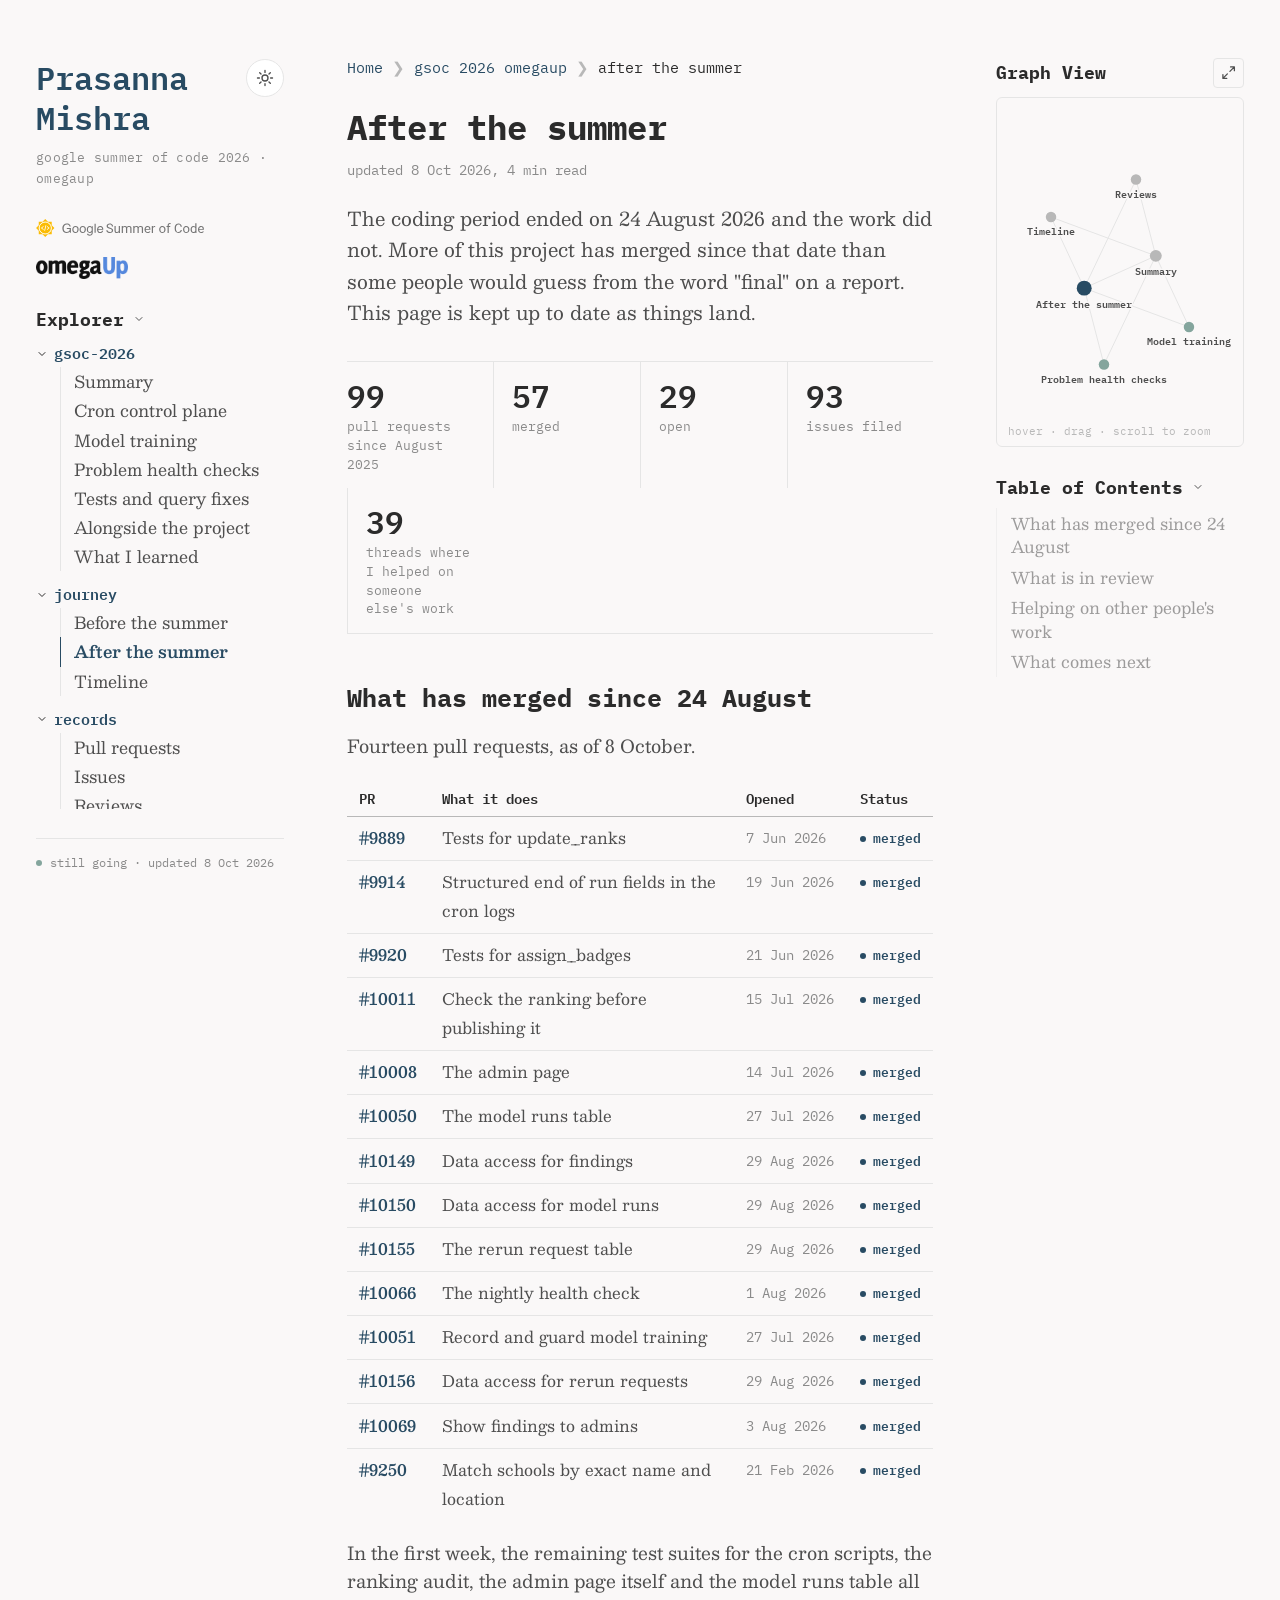
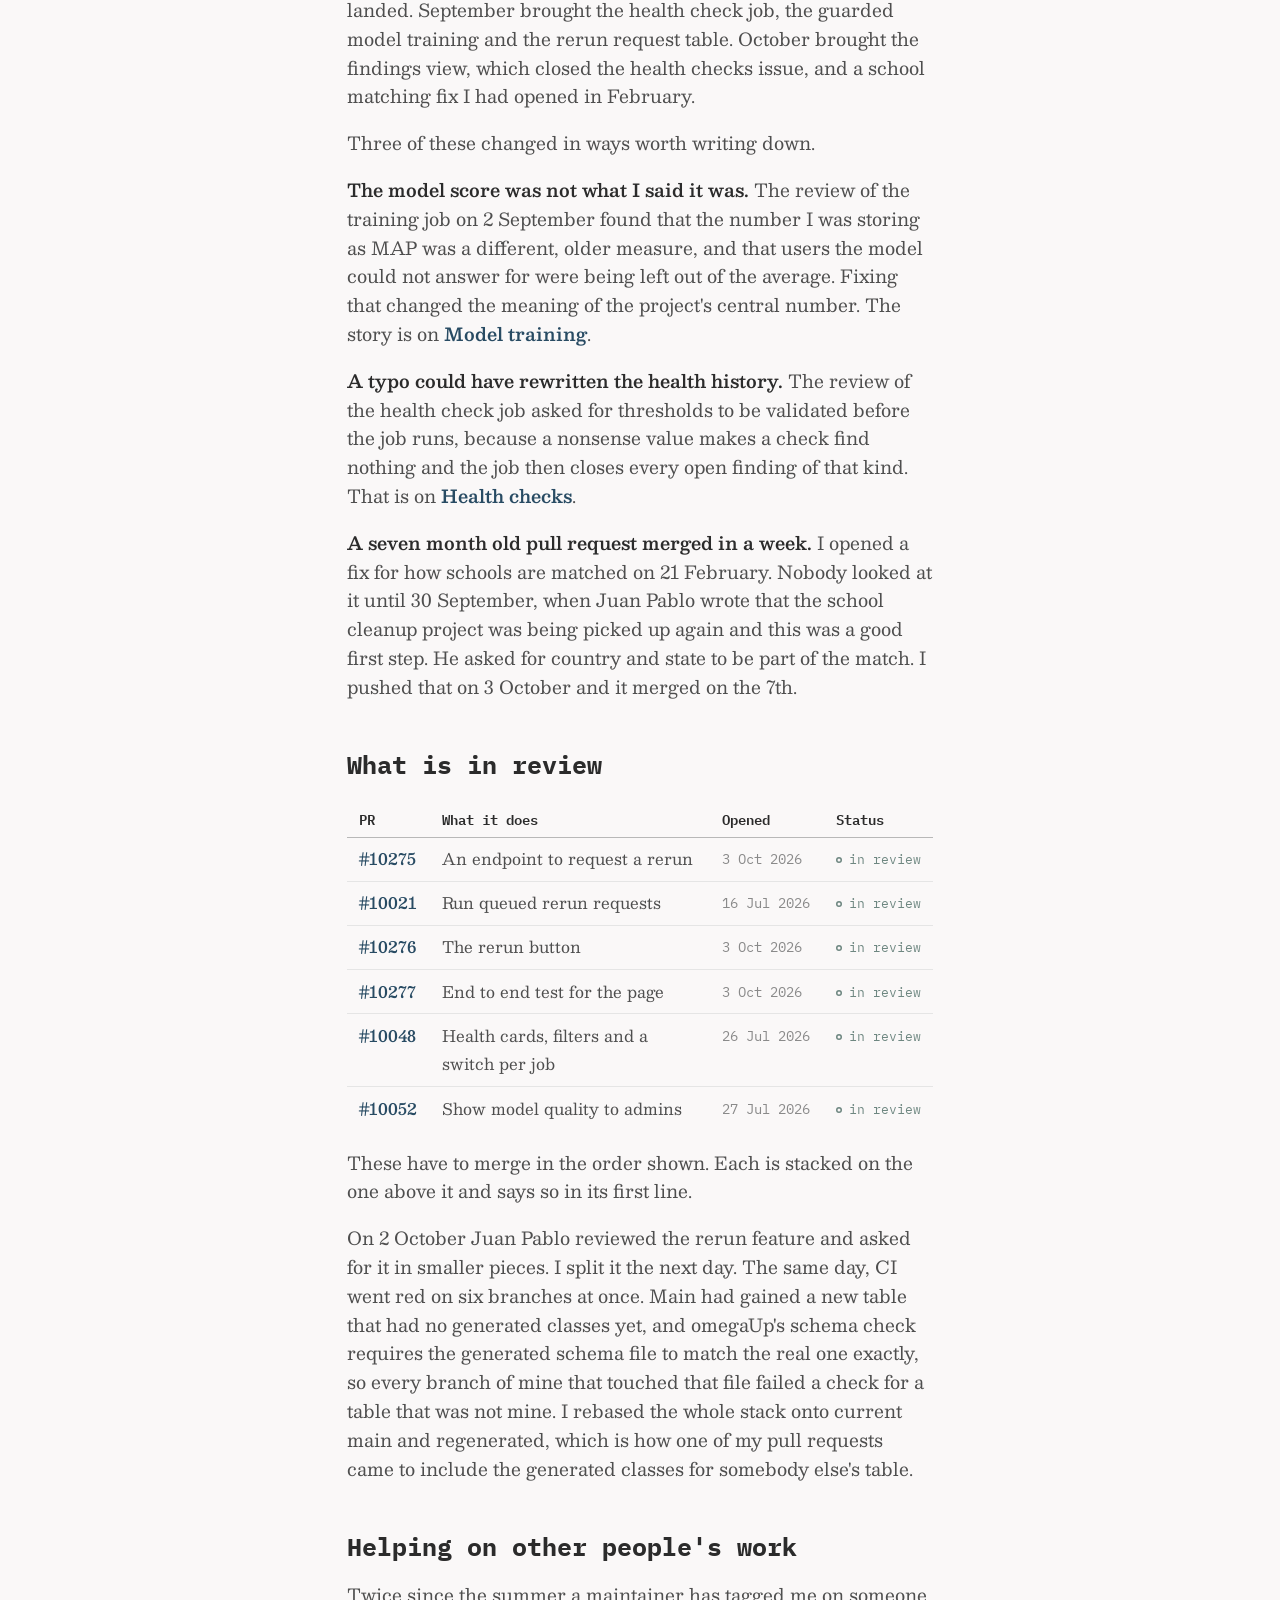
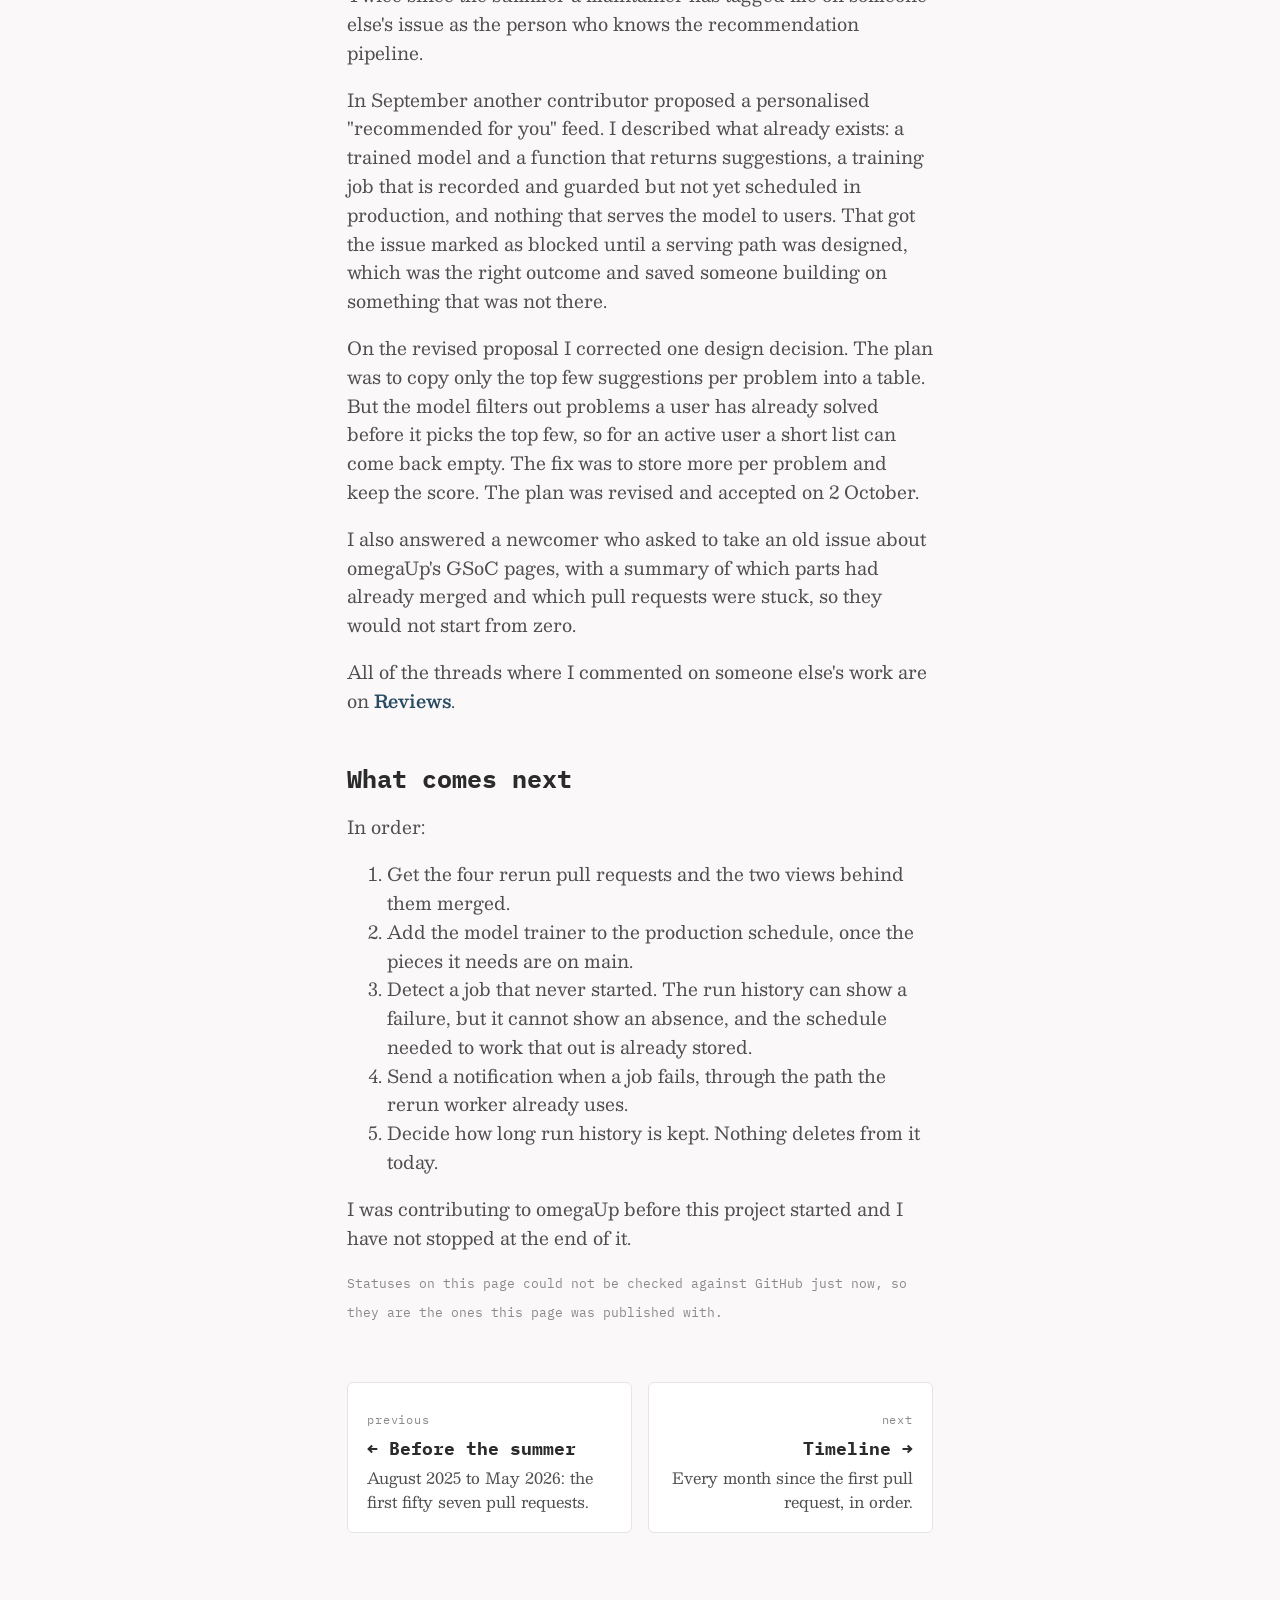
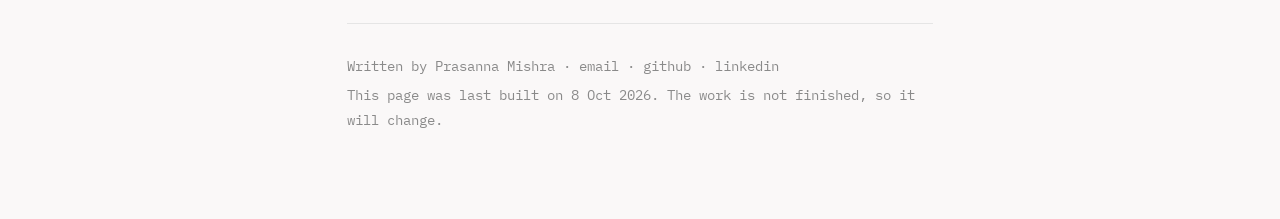
<file: gsoc/after-gsoc.html>
<!DOCTYPE html>
<html lang="en">
<head>
<meta charset="utf-8" />
<meta name="viewport" content="width=device-width, initial-scale=1.0" />
<title>After the summer | Prasanna Mishra</title>
<meta name="description" content="What has merged on omegaUp since the GSoC 2026 coding period ended on 24 August, what is still in review, and what comes next." />
<meta name="author" content="Prasanna Mishra" />
<meta name="theme-color" content="#faf8f8" />
<link rel="canonical" href="https://prasannamishra001.github.io/prasannamishra/gsoc/after-gsoc.html" />
<meta property="og:title" content="After the summer" />
<meta property="og:description" content="What has merged on omegaUp since the GSoC 2026 coding period ended on 24 August, what is still in review, and what comes next." />
<meta property="og:type" content="article" />
<link rel="icon" type="image/svg+xml" href="assets/gsoc-icon.svg" />
<script>(function(){try{var t=localStorage.getItem('gsoc-theme');if(t!=='dark'&&t!=='light')t=window.matchMedia&&window.matchMedia('(prefers-color-scheme: dark)').matches?'dark':'light';document.documentElement.setAttribute('data-theme',t);}catch(e){document.documentElement.setAttribute('data-theme','light');}})();</script>
<link rel="preconnect" href="https://fonts.googleapis.com" />
<link rel="preconnect" href="https://fonts.gstatic.com" crossorigin />
<link href="https://fonts.googleapis.com/css2?family=IBM+Plex+Mono:wght@400;600;700&family=Besley:ital,wght@0,400;0,600;1,400;1,600&display=swap" rel="stylesheet" />
<link rel="stylesheet" href="quartz.css" />
</head>
<body data-page="after-gsoc">
<div class="progress" aria-hidden="true"><i></i></div>
<div id="quartz-root" class="page"><div id="quartz-body">

<div class="left sidebar">
  <div>
    <div class="site-head">
      <h2 class="page-title"><a href="index.html">Prasanna Mishra</a></h2>
      <button type="button" class="theme-toggle" id="theme-toggle" aria-label="Switch between light and dark" title="Switch between light and dark"><svg class="sun" viewBox="0 0 24 24" fill="none" stroke="currentColor" stroke-width="1.8" stroke-linecap="round"><circle cx="12" cy="12" r="4"/><path d="M12 2v2.5M12 19.5V22M2 12h2.5M19.5 12H22M4.9 4.9l1.8 1.8M17.3 17.3l1.8 1.8M4.9 19.1l1.8-1.8M17.3 6.7l1.8-1.8"/></svg><svg class="moon" viewBox="0 0 24 24" fill="none" stroke="currentColor" stroke-width="1.8" stroke-linecap="round" stroke-linejoin="round"><path d="M20 14.5A8 8 0 0 1 9.5 4a8 8 0 1 0 10.5 10.5z"/></svg></button>
    </div>
    <p class="site-tag">google summer of code 2026 &middot; omegaup</p>
  </div>
  <div class="sidebar-logos">
    <img src="assets/gsoc-logo.svg" alt="Google Summer of Code" class="gsoc-mark" />
    <img src="assets/omegaup-logo.png" alt="omegaUp" class="org-mark" />
  </div>
  <div class="explorer"><button type="button" class="explorer-toggle" data-fold="explorer-content"><h2>Explorer</h2><svg xmlns="http://www.w3.org/2000/svg" width="12" height="12" viewBox="0 0 24 24" fill="none" stroke="currentColor" stroke-width="2" stroke-linecap="round" stroke-linejoin="round" class="fold"><polyline points="6 9 12 15 18 9"></polyline></svg></button><div class="explorer-content" id="explorer-content"><ul class="explorer-ul"><li><button type="button" class="folder-container" data-fold="folder-gsoc-2026"><svg xmlns="http://www.w3.org/2000/svg" width="12" height="12" viewBox="0 0 24 24" fill="none" stroke="currentColor" stroke-width="2" stroke-linecap="round" stroke-linejoin="round" class="folder-icon"><polyline points="9 18 15 12 9 6"></polyline></svg><span class="folder-title">gsoc-2026</span></button><ul id="folder-gsoc-2026"><li><a href="index.html">Summary</a></li><li><a href="control-plane.html">Cron control plane</a></li><li><a href="model-training.html">Model training</a></li><li><a href="health-checks.html">Problem health checks</a></li><li><a href="groundwork.html">Tests and query fixes</a></li><li><a href="alongside.html">Alongside the project</a></li><li><a href="lessons.html">What I learned</a></li></ul></li><li><button type="button" class="folder-container" data-fold="folder-journey"><svg xmlns="http://www.w3.org/2000/svg" width="12" height="12" viewBox="0 0 24 24" fill="none" stroke="currentColor" stroke-width="2" stroke-linecap="round" stroke-linejoin="round" class="folder-icon"><polyline points="9 18 15 12 9 6"></polyline></svg><span class="folder-title">journey</span></button><ul id="folder-journey"><li><a href="before-gsoc.html">Before the summer</a></li><li><a href="after-gsoc.html" class="active">After the summer</a></li><li><a href="journey.html">Timeline</a></li></ul></li><li><button type="button" class="folder-container" data-fold="folder-records"><svg xmlns="http://www.w3.org/2000/svg" width="12" height="12" viewBox="0 0 24 24" fill="none" stroke="currentColor" stroke-width="2" stroke-linecap="round" stroke-linejoin="round" class="folder-icon"><polyline points="9 18 15 12 9 6"></polyline></svg><span class="folder-title">records</span></button><ul id="folder-records"><li><a href="pull-requests.html">Pull requests</a></li><li><a href="issues.html">Issues</a></li><li><a href="reviews.html">Reviews</a></li></ul></li><li><button type="button" class="folder-container" data-fold="folder-elsewhere"><svg xmlns="http://www.w3.org/2000/svg" width="12" height="12" viewBox="0 0 24 24" fill="none" stroke="currentColor" stroke-width="2" stroke-linecap="round" stroke-linejoin="round" class="folder-icon"><polyline points="9 18 15 12 9 6"></polyline></svg><span class="folder-title">elsewhere</span></button><ul id="folder-elsewhere"><li><a href="../index.html">Back to the portfolio</a></li><li><a href="https://github.com/omegaup/omegaup/pulls?q=is%3Apr+author%3APrasannaMishra001">My pull requests on GitHub</a></li><li><a href="https://github.com/omegaup/omegaup/issues/9992">The control plane issue</a></li><li><a href="https://summerofcode.withgoogle.com/">Google Summer of Code</a></li></ul></li></ul></div></div>
  <p class="sidebar-updated"><span class="pulse"></span>still going &middot; updated 8 Oct 2026</p>
</div>

<div class="center">
  <div class="page-header">
    <nav class="breadcrumb-container" aria-label="breadcrumbs"><div class="breadcrumb-element"><a href="../index.html">Home</a><p>&#10095;</p></div><div class="breadcrumb-element"><a href="index.html">gsoc 2026 omegaup</a><p>&#10095;</p></div><div class="breadcrumb-element"><a href="after-gsoc.html">after the summer</a></div></nav>
    <h1 class="article-title">After the summer</h1>
    <p class="content-meta"><time datetime="2026-10-08">updated 8 Oct 2026</time><span>4 min read</span></p>
  </div>
  <article>
<p class="lede">The coding period ended on 24 August 2026 and the work did not. More of this project has
merged since that date than some people would guess from the word "final" on a report. This page is kept up
to date as things land.</p>

<div class="stats reveal"><div class="stat"><b data-count="all-opened">99</b><span>pull requests since August 2025</span></div><div class="stat"><b data-count="all-merged">57</b><span>merged</span></div><div class="stat"><b data-count="all-open">29</b><span>open</span></div><div class="stat"><b data-count="issues-all">93</b><span>issues filed</span></div><div class="stat"><b>39</b><span>threads where I helped on someone else's work</span></div></div>

<h2 id="merged-since">What has merged since 24 August<a role="anchor" aria-hidden="true" tabindex="-1" href="#merged-since" class="anchor">#</a></h2>
<p>Fourteen pull requests, as of 8 October.</p>
<div class="table-container"><table><thead><tr><th>PR</th><th>What it does</th><th>Opened</th><th>Status</th></tr></thead><tbody><tr><td><a href="https://github.com/omegaup/omegaup/pull/9889">#9889</a></td><td>Tests for update_ranks</td><td class="num">7 Jun 2026</td><td class="pr-state pr-state-merged" data-state-for="pull/9889">merged</td></tr><tr><td><a href="https://github.com/omegaup/omegaup/pull/9914">#9914</a></td><td>Structured end of run fields in the cron logs</td><td class="num">19 Jun 2026</td><td class="pr-state pr-state-merged" data-state-for="pull/9914">merged</td></tr><tr><td><a href="https://github.com/omegaup/omegaup/pull/9920">#9920</a></td><td>Tests for assign_badges</td><td class="num">21 Jun 2026</td><td class="pr-state pr-state-merged" data-state-for="pull/9920">merged</td></tr><tr><td><a href="https://github.com/omegaup/omegaup/pull/10011">#10011</a></td><td>Check the ranking before publishing it</td><td class="num">15 Jul 2026</td><td class="pr-state pr-state-merged" data-state-for="pull/10011">merged</td></tr><tr><td><a href="https://github.com/omegaup/omegaup/pull/10008">#10008</a></td><td>The admin page</td><td class="num">14 Jul 2026</td><td class="pr-state pr-state-merged" data-state-for="pull/10008">merged</td></tr><tr><td><a href="https://github.com/omegaup/omegaup/pull/10050">#10050</a></td><td>The model runs table</td><td class="num">27 Jul 2026</td><td class="pr-state pr-state-merged" data-state-for="pull/10050">merged</td></tr><tr><td><a href="https://github.com/omegaup/omegaup/pull/10149">#10149</a></td><td>Data access for findings</td><td class="num">29 Aug 2026</td><td class="pr-state pr-state-merged" data-state-for="pull/10149">merged</td></tr><tr><td><a href="https://github.com/omegaup/omegaup/pull/10150">#10150</a></td><td>Data access for model runs</td><td class="num">29 Aug 2026</td><td class="pr-state pr-state-merged" data-state-for="pull/10150">merged</td></tr><tr><td><a href="https://github.com/omegaup/omegaup/pull/10155">#10155</a></td><td>The rerun request table</td><td class="num">29 Aug 2026</td><td class="pr-state pr-state-merged" data-state-for="pull/10155">merged</td></tr><tr><td><a href="https://github.com/omegaup/omegaup/pull/10066">#10066</a></td><td>The nightly health check</td><td class="num">1 Aug 2026</td><td class="pr-state pr-state-merged" data-state-for="pull/10066">merged</td></tr><tr><td><a href="https://github.com/omegaup/omegaup/pull/10051">#10051</a></td><td>Record and guard model training</td><td class="num">27 Jul 2026</td><td class="pr-state pr-state-merged" data-state-for="pull/10051">merged</td></tr><tr><td><a href="https://github.com/omegaup/omegaup/pull/10156">#10156</a></td><td>Data access for rerun requests</td><td class="num">29 Aug 2026</td><td class="pr-state pr-state-merged" data-state-for="pull/10156">merged</td></tr><tr><td><a href="https://github.com/omegaup/omegaup/pull/10069">#10069</a></td><td>Show findings to admins</td><td class="num">3 Aug 2026</td><td class="pr-state pr-state-merged" data-state-for="pull/10069">merged</td></tr><tr><td><a href="https://github.com/omegaup/omegaup/pull/9250">#9250</a></td><td>Match schools by exact name and location</td><td class="num">21 Feb 2026</td><td class="pr-state pr-state-merged" data-state-for="pull/9250">merged</td></tr></tbody></table></div>

<p>In the first week, the remaining test suites for the cron scripts, the ranking audit, the admin page itself and
the model runs table all landed. September brought the health check job, the guarded model training and the
rerun request table. October brought the findings view, which closed the health checks issue, and a school
matching fix I had opened in February.</p>
<p>Three of these changed in ways worth writing down.</p>
<p><strong>The model score was not what I said it was.</strong> The review of the training job on 2 September found that
the number I was storing as MAP was a different, older measure, and that users the model could not answer
for were being left out of the average. Fixing that changed the meaning of the project's central number.
The story is on <a href="model-training.html#the-review">Model training</a>.</p>
<p><strong>A typo could have rewritten the health history.</strong> The review of the health check job asked for thresholds
to be validated before the job runs, because a nonsense value makes a check find nothing and the job then
closes every open finding of that kind. That is on <a href="health-checks.html#what-review-changed">Health checks</a>.</p>
<p><strong>A seven month old pull request merged in a week.</strong> I opened a fix for how schools are matched on
21 February. Nobody looked at it until 30 September, when Juan Pablo wrote that the school cleanup project
was being picked up again and this was a good first step. He asked for country and state to be part of the
match. I pushed that on 3 October and it merged on the 7th.</p>
<h2 id="in-review">What is in review<a role="anchor" aria-hidden="true" tabindex="-1" href="#in-review" class="anchor">#</a></h2>
<div class="table-container"><table><thead><tr><th>PR</th><th>What it does</th><th>Opened</th><th>Status</th></tr></thead><tbody><tr><td><a href="https://github.com/omegaup/omegaup/pull/10275">#10275</a></td><td>An endpoint to request a rerun</td><td class="num">3 Oct 2026</td><td class="pr-state pr-state-in-review" data-state-for="pull/10275">in review</td></tr><tr><td><a href="https://github.com/omegaup/omegaup/pull/10021">#10021</a></td><td>Run queued rerun requests</td><td class="num">16 Jul 2026</td><td class="pr-state pr-state-in-review" data-state-for="pull/10021">in review</td></tr><tr><td><a href="https://github.com/omegaup/omegaup/pull/10276">#10276</a></td><td>The rerun button</td><td class="num">3 Oct 2026</td><td class="pr-state pr-state-in-review" data-state-for="pull/10276">in review</td></tr><tr><td><a href="https://github.com/omegaup/omegaup/pull/10277">#10277</a></td><td>End to end test for the page</td><td class="num">3 Oct 2026</td><td class="pr-state pr-state-in-review" data-state-for="pull/10277">in review</td></tr><tr><td><a href="https://github.com/omegaup/omegaup/pull/10048">#10048</a></td><td>Health cards, filters and a switch per job</td><td class="num">26 Jul 2026</td><td class="pr-state pr-state-in-review" data-state-for="pull/10048">in review</td></tr><tr><td><a href="https://github.com/omegaup/omegaup/pull/10052">#10052</a></td><td>Show model quality to admins</td><td class="num">27 Jul 2026</td><td class="pr-state pr-state-in-review" data-state-for="pull/10052">in review</td></tr></tbody></table></div>

<p>These have to merge in the order shown. Each is stacked on the one above it and says so in its first line.</p>
<p>On 2 October Juan Pablo reviewed the rerun feature and asked for it in smaller pieces. I split it the next
day. The same day, CI went red on six branches at once. Main had gained a new table that had no generated
classes yet, and omegaUp's schema check requires the generated schema file to match the real one exactly, so
every branch of mine that touched that file failed a check for a table that was not mine. I rebased the
whole stack onto current main and regenerated, which is how one of my pull requests came to include the
generated classes for somebody else's table.</p>
<h2 id="helping">Helping on other people's work<a role="anchor" aria-hidden="true" tabindex="-1" href="#helping" class="anchor">#</a></h2>
<p>Twice since the summer a maintainer has tagged me on someone else's issue as the person who knows the
recommendation pipeline.</p>
<p>In September another contributor proposed a personalised "recommended for you" feed. I described what
already exists: a trained model and a function that returns suggestions, a training job that is recorded
and guarded but not yet scheduled in production, and nothing that serves the model to users. That got the
issue marked as blocked until a serving path was designed, which was the right outcome and saved someone
building on something that was not there.</p>
<p>On the revised proposal I corrected one design decision. The plan was to copy only the top few suggestions
per problem into a table. But the model filters out problems a user has already solved before it picks the
top few, so for an active user a short list can come back empty. The fix was to store more per problem and
keep the score. The plan was revised and accepted on 2 October.</p>
<p>I also answered a newcomer who asked to take an old issue about omegaUp's GSoC pages, with a summary of
which parts had already merged and which pull requests were stuck, so they would not start from zero.</p>
<p>All of the threads where I commented on someone else's work are on <a href="reviews.html#on-other-work">Reviews</a>.</p>
<h2 id="next">What comes next<a role="anchor" aria-hidden="true" tabindex="-1" href="#next" class="anchor">#</a></h2>
<p>In order:</p>
<ol>
<li>Get the four rerun pull requests and the two views behind them merged.</li>
<li>Add the model trainer to the production schedule, once the pieces it needs are on main.</li>
<li>Detect a job that never started. The run history can show a failure, but it cannot show an absence, and
   the schedule needed to work that out is already stored.</li>
<li>Send a notification when a job fails, through the path the rerun worker already uses.</li>
<li>Decide how long run history is kept. Nothing deletes from it today.</li>
</ol>
<p>I was contributing to omegaUp before this project started and I have not stopped at the end of it.</p>
<div class="next-prev"><a class="card" href="before-gsoc.html"><span class="k">previous</span><h4>&larr; Before the summer</h4><p>August 2025 to May 2026: the first fifty seven pull requests.</p></a><a class="card" href="journey.html"><span class="k">next</span><h4>Timeline &rarr;</h4><p>Every month since the first pull request, in order.</p></a></div>
  </article>
  <footer class="site-footer">
    <p>Written by Prasanna Mishra &middot; <a href="mailto:mishra.prasanna838@gmail.com">email</a> &middot; <a href="https://github.com/PrasannaMishra001">github</a> &middot; <a href="https://www.linkedin.com/in/prasanna-mishra-871269367">linkedin</a></p>
    <p>This page was last built on 8 Oct 2026. The work is not finished, so it will change.</p>
  </footer>
</div>

<div class="right sidebar">
  <div class="graph desktop-only">
    <div class="graph-head"><h3>Graph View</h3><button type="button" class="icon-btn" id="graph-open" aria-label="Open the full graph" title="Open the full graph"><svg viewBox="0 0 24 24" fill="none" stroke="currentColor" stroke-width="2" stroke-linecap="round" stroke-linejoin="round"><path d="M15 3h6v6M9 21H3v-6M21 3l-7 7M3 21l7-7"/></svg></button></div>
    <div class="graph-container" id="graph-container"></div>
  </div>
  <div class="toc desktop-only"><button type="button" class="toc-toggle" data-fold="toc-content"><h3>Table of Contents</h3><svg xmlns="http://www.w3.org/2000/svg" width="12" height="12" viewBox="0 0 24 24" fill="none" stroke="currentColor" stroke-width="2" stroke-linecap="round" stroke-linejoin="round" class="fold"><polyline points="6 9 12 15 18 9"></polyline></svg></button><ul class="toc-content" id="toc-content"><li class="depth-0"><a href="#merged-since">What has merged since 24 August</a></li><li class="depth-0"><a href="#in-review">What is in review</a></li><li class="depth-0"><a href="#helping">Helping on other people&#x27;s work</a></li><li class="depth-0"><a href="#next">What comes next</a></li></ul></div>
</div>

</div></div>
<script src="graph-data.js"></script><script src="quartz.js"></script><script src="pr-status.js"></script>
</body>
</html>
</file>
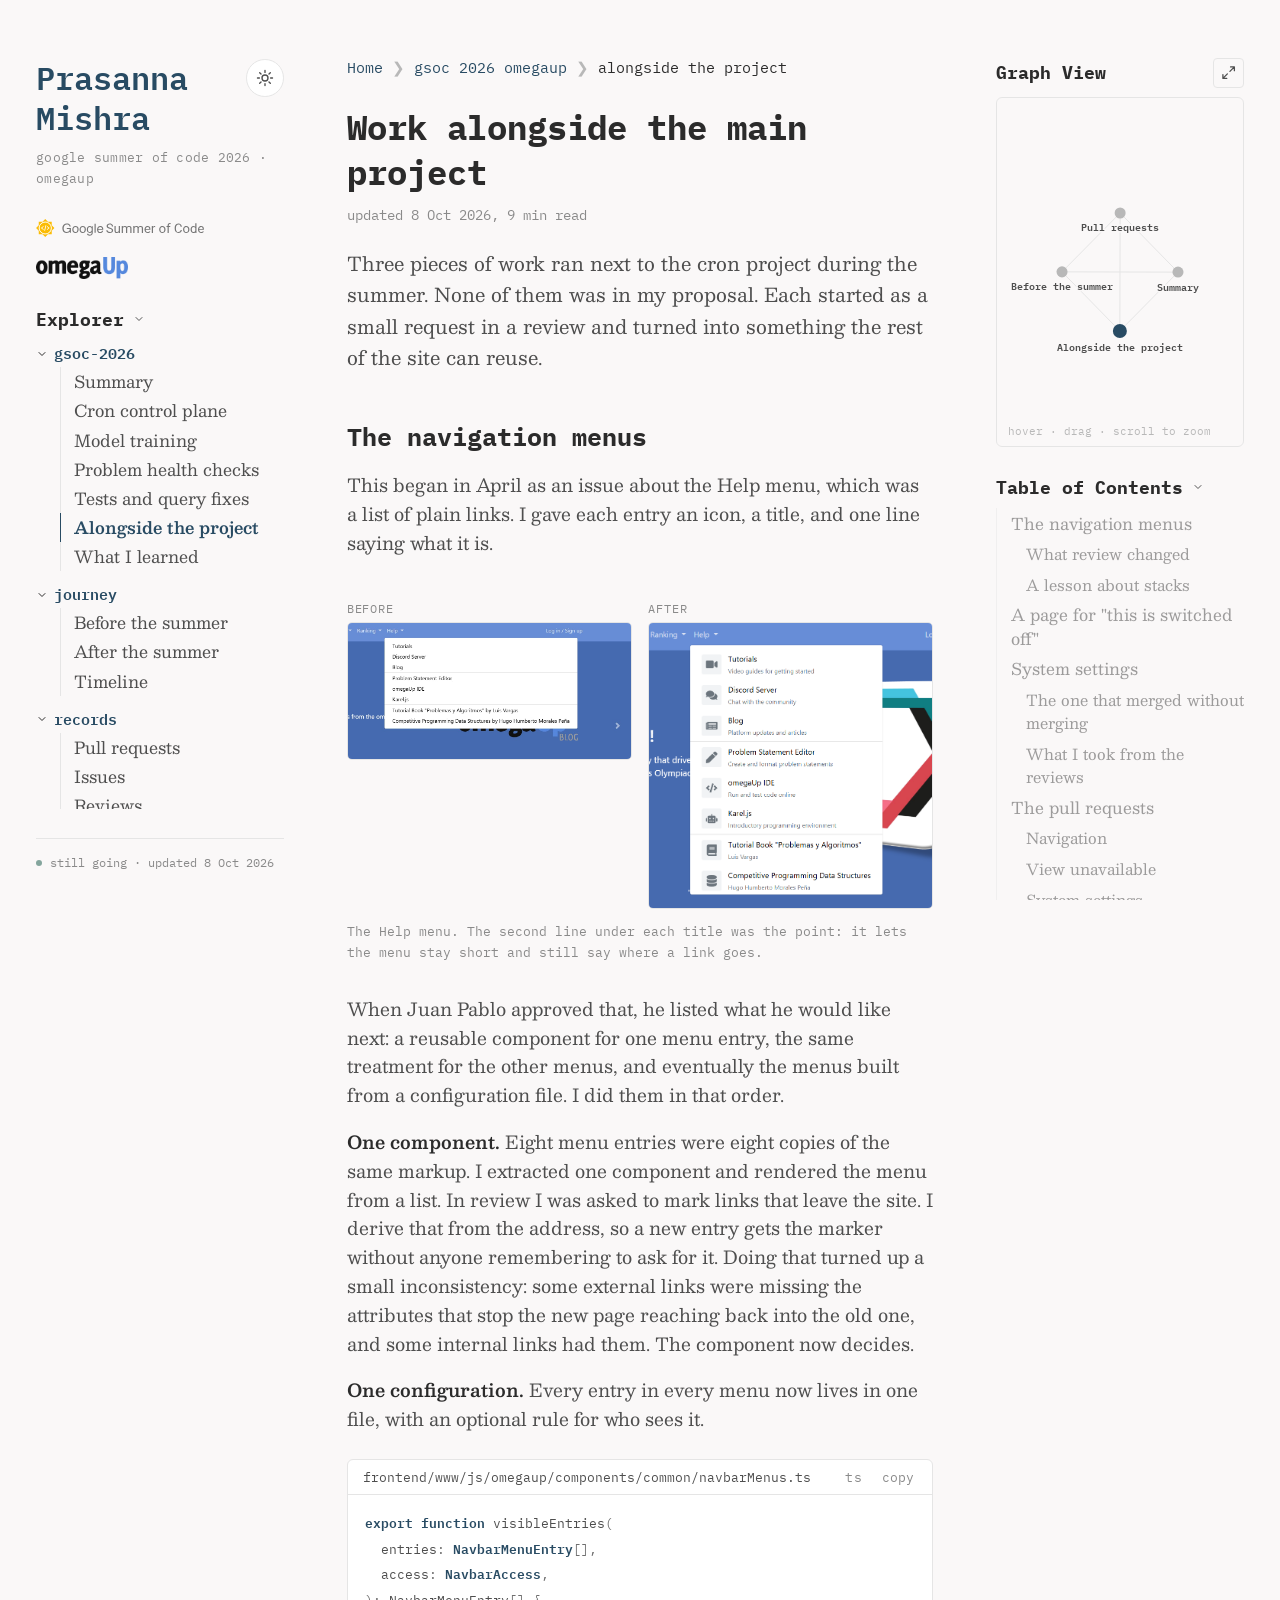
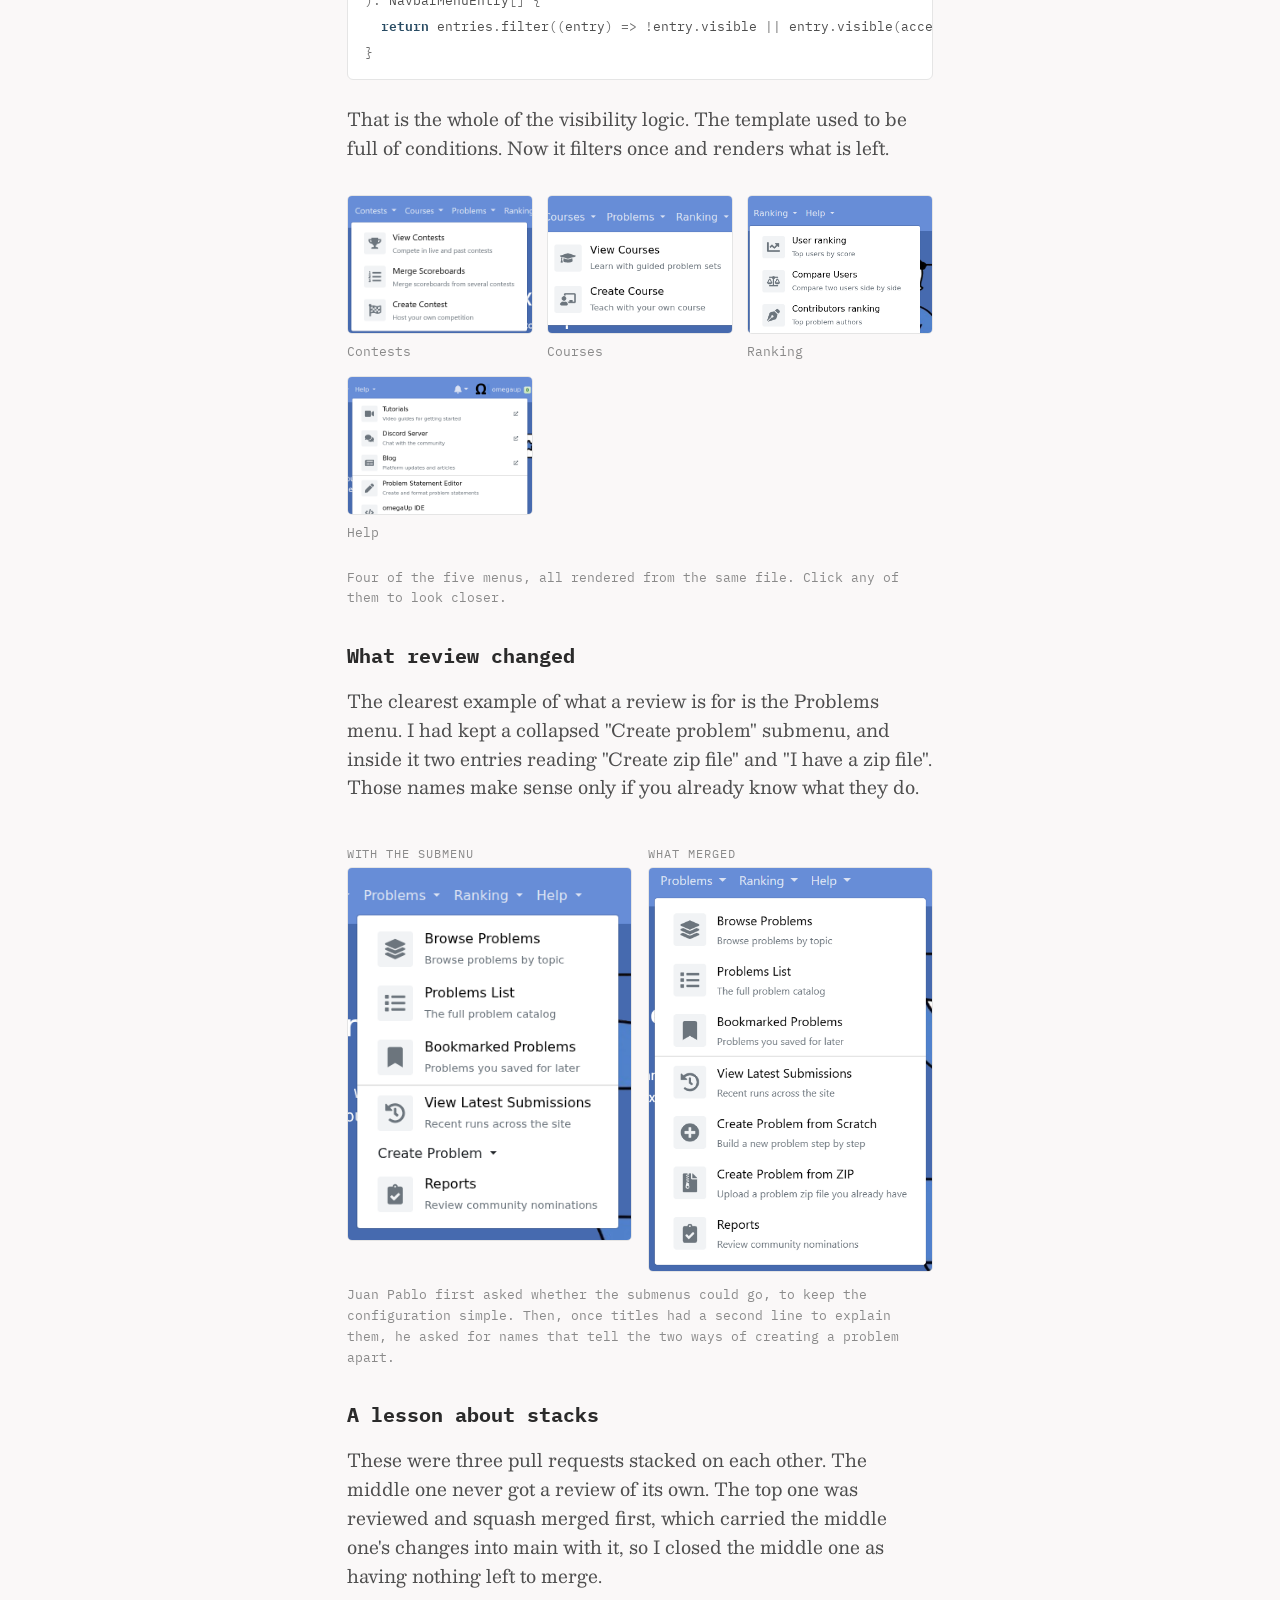
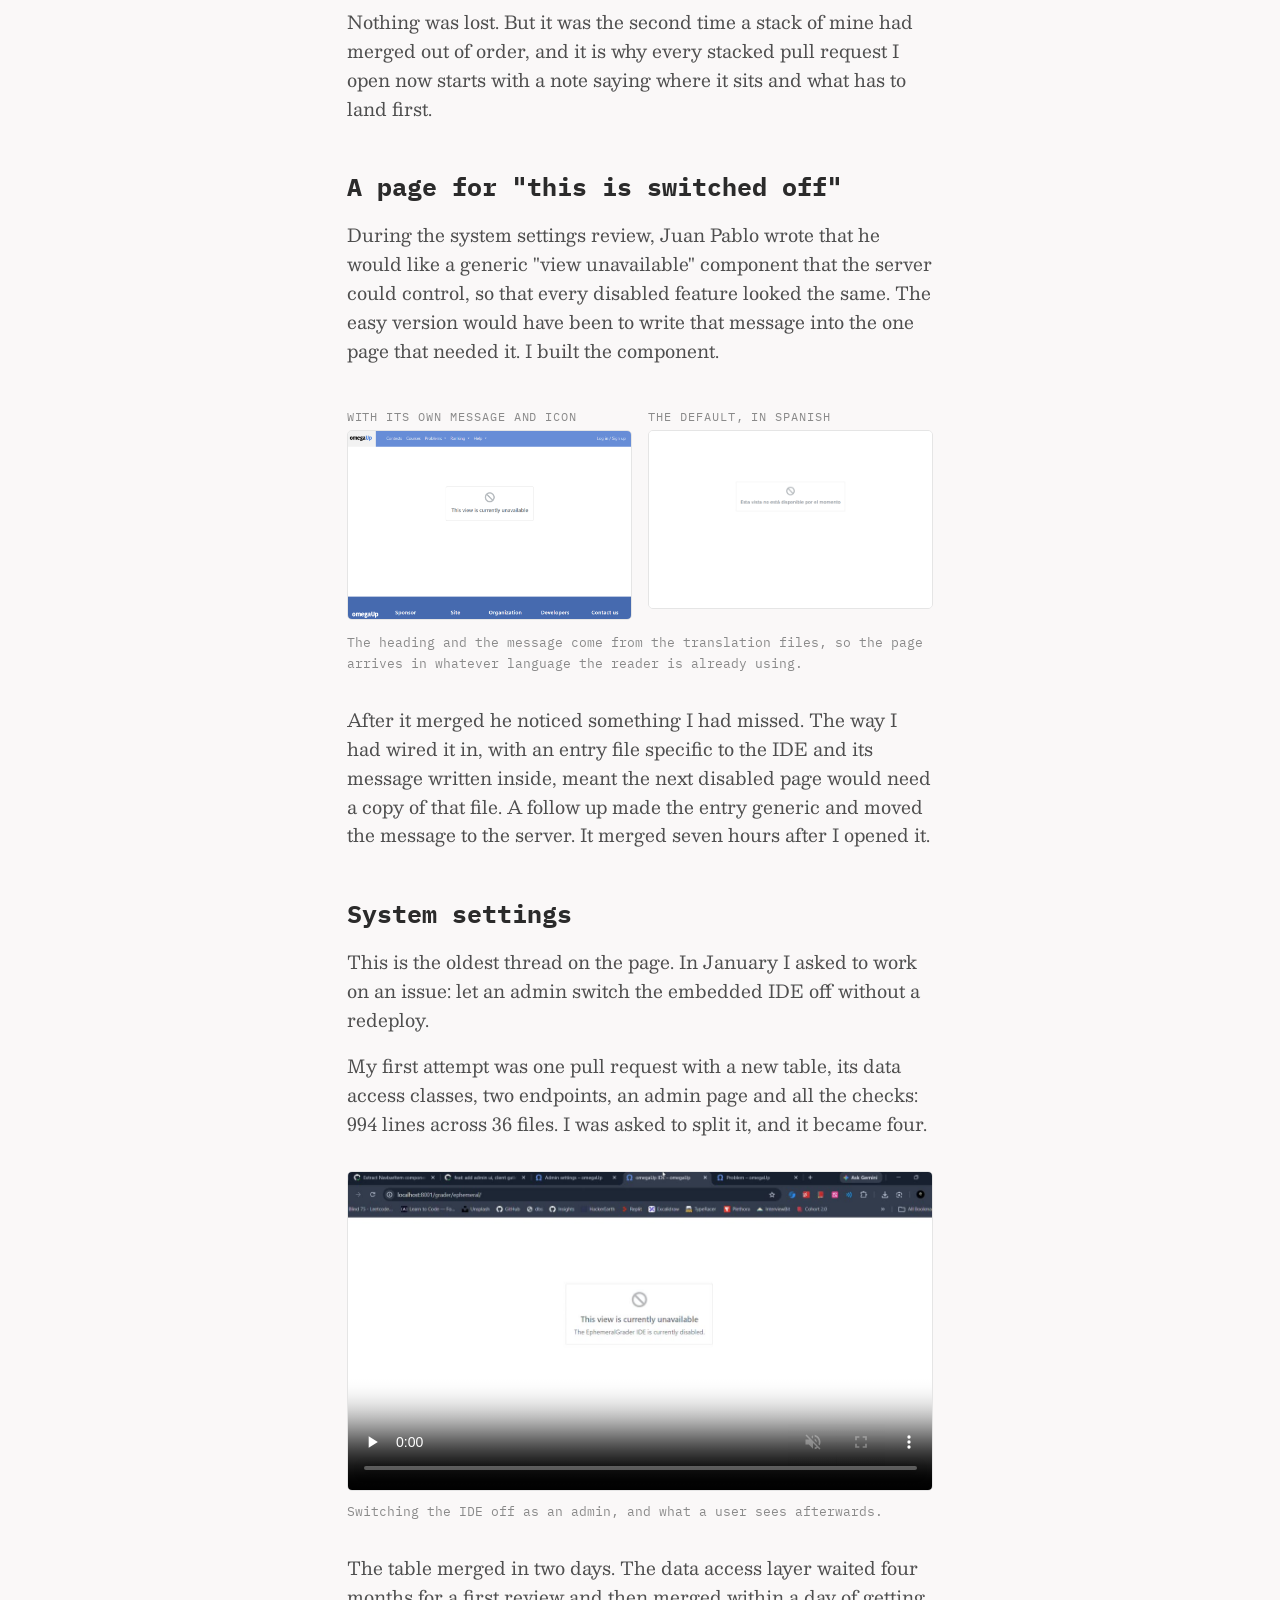
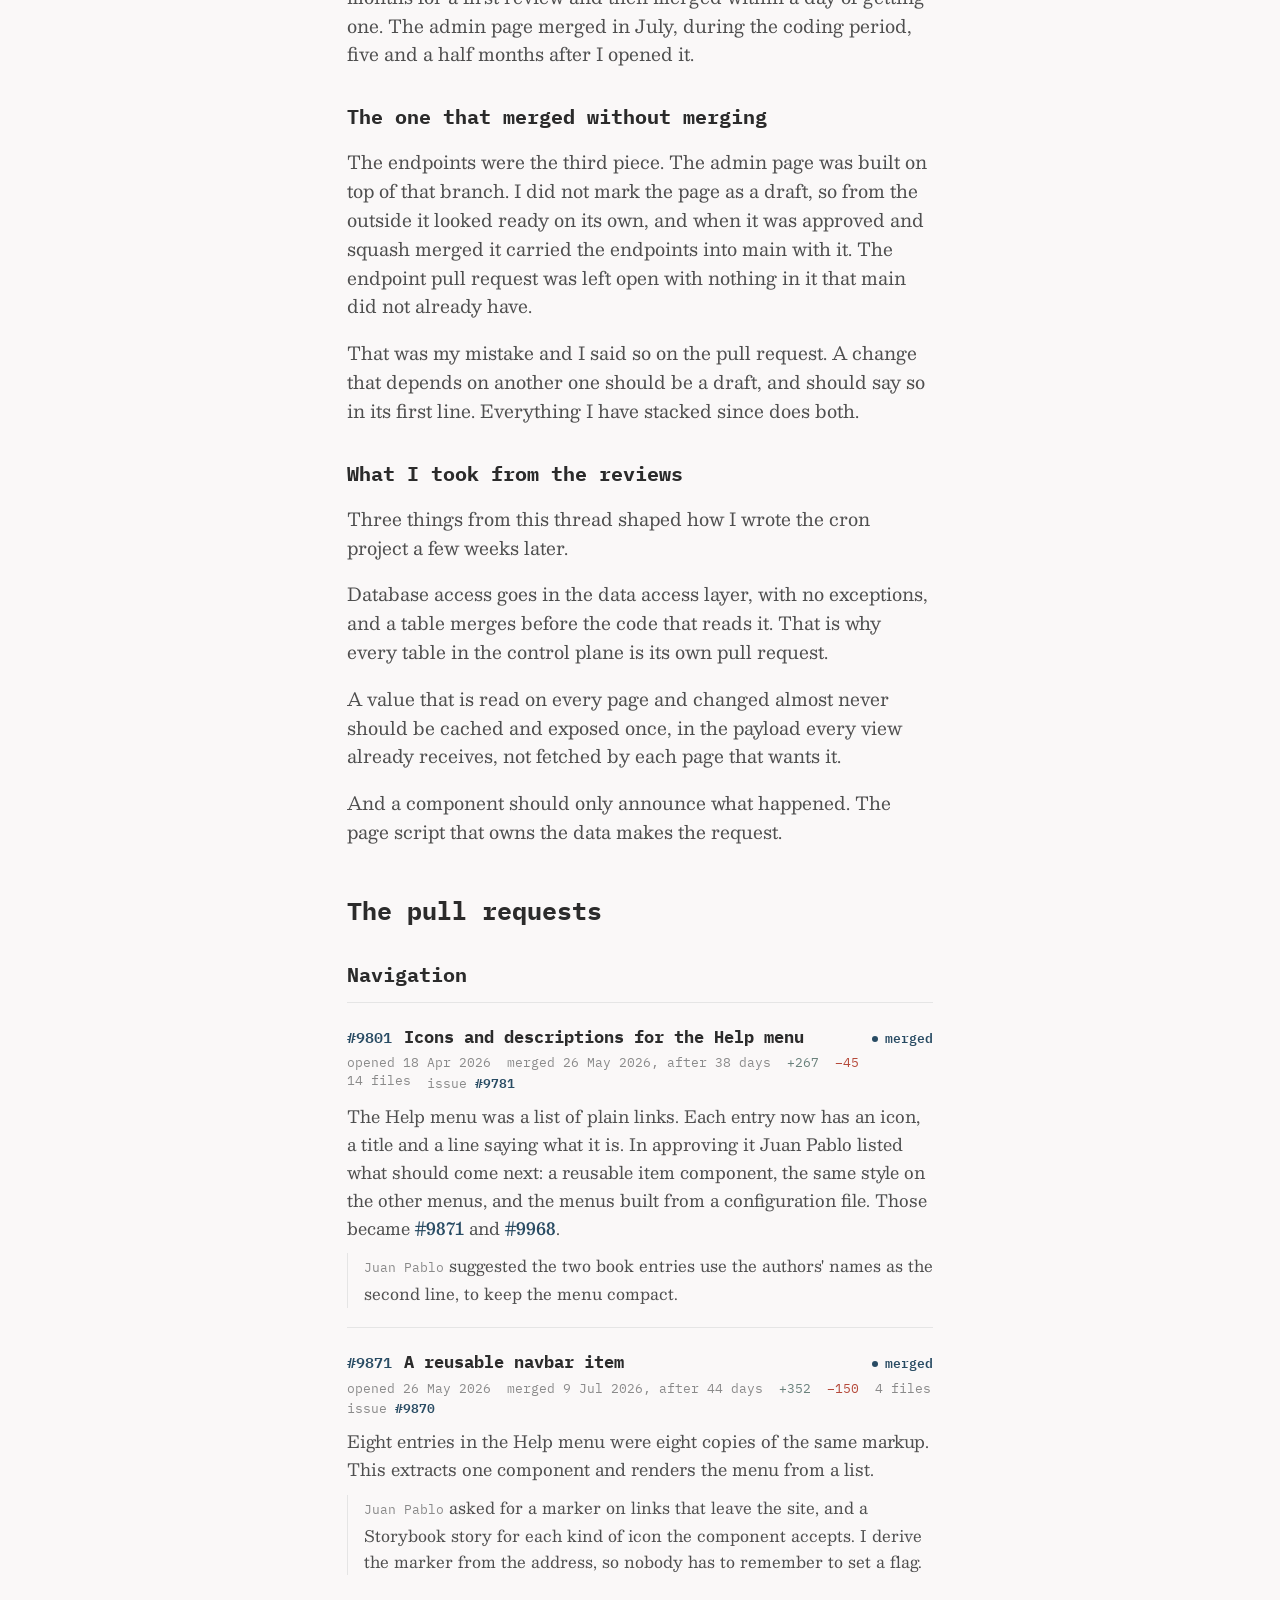
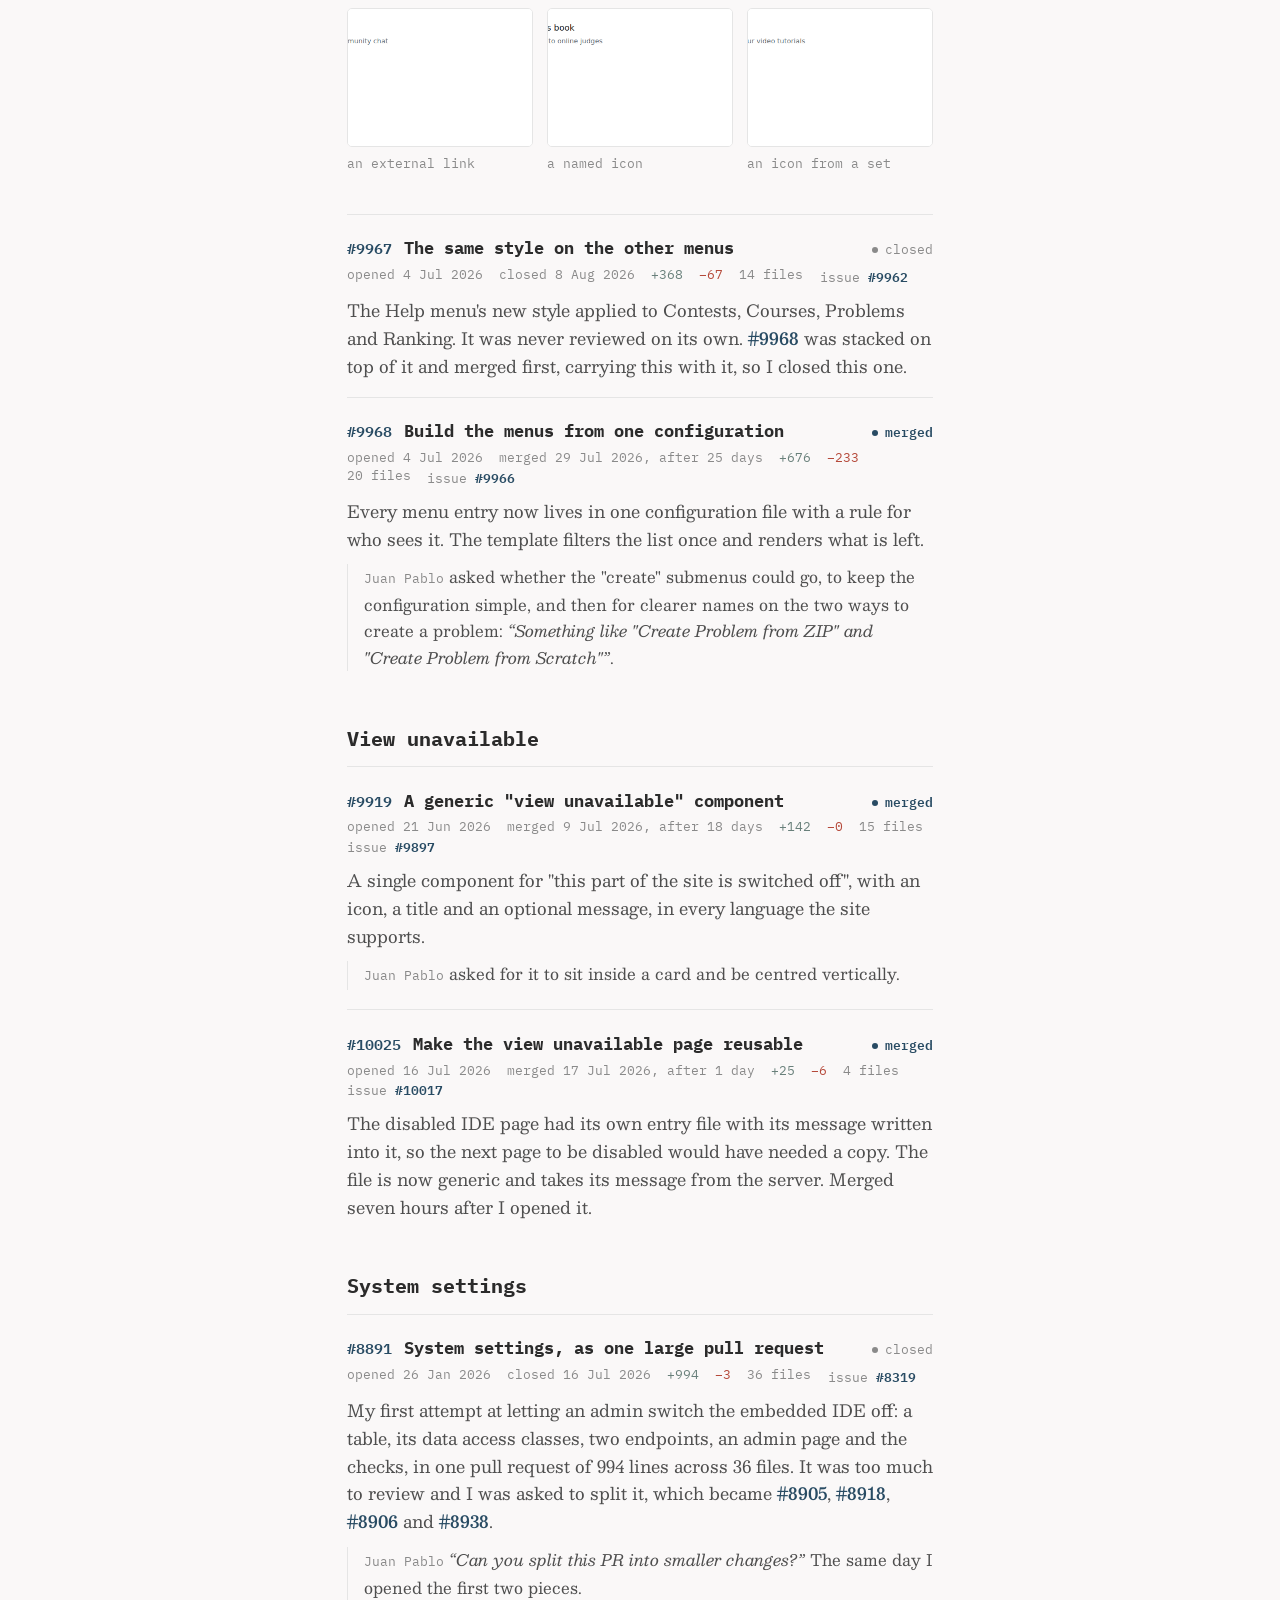
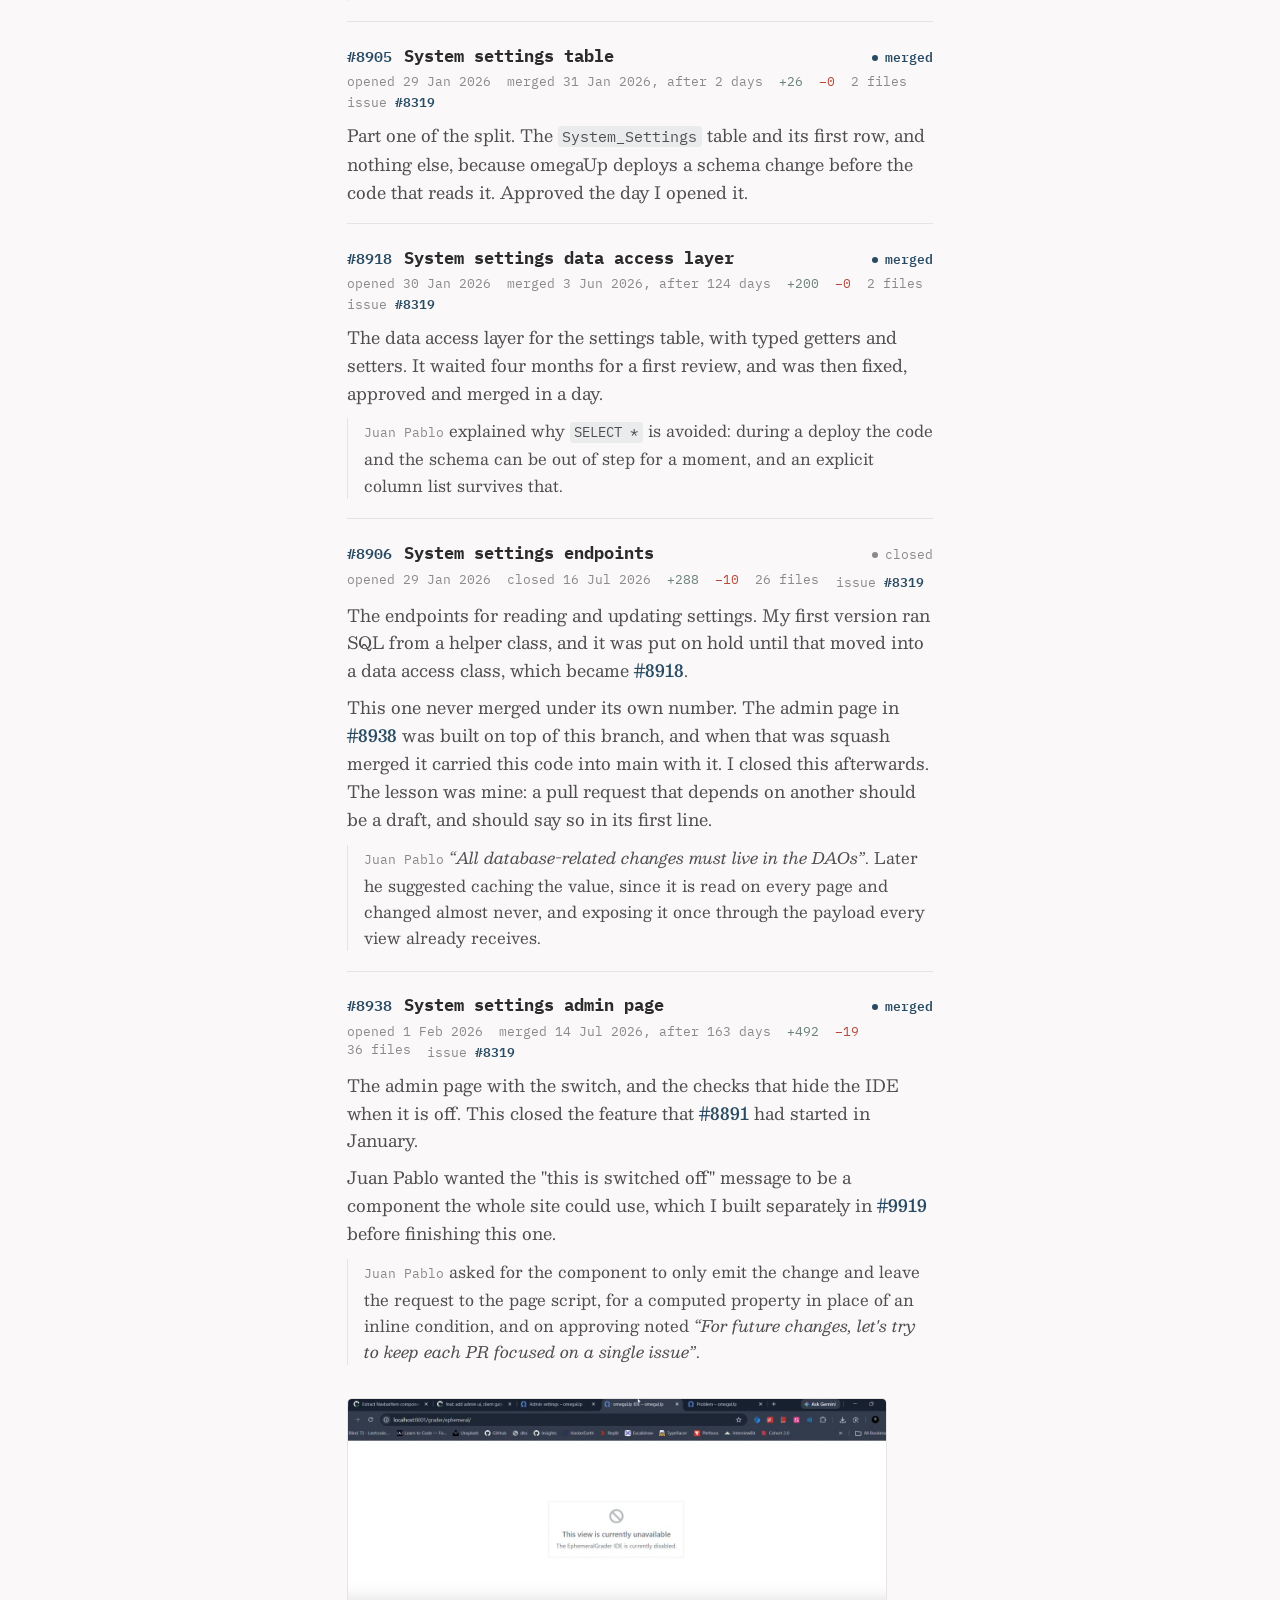
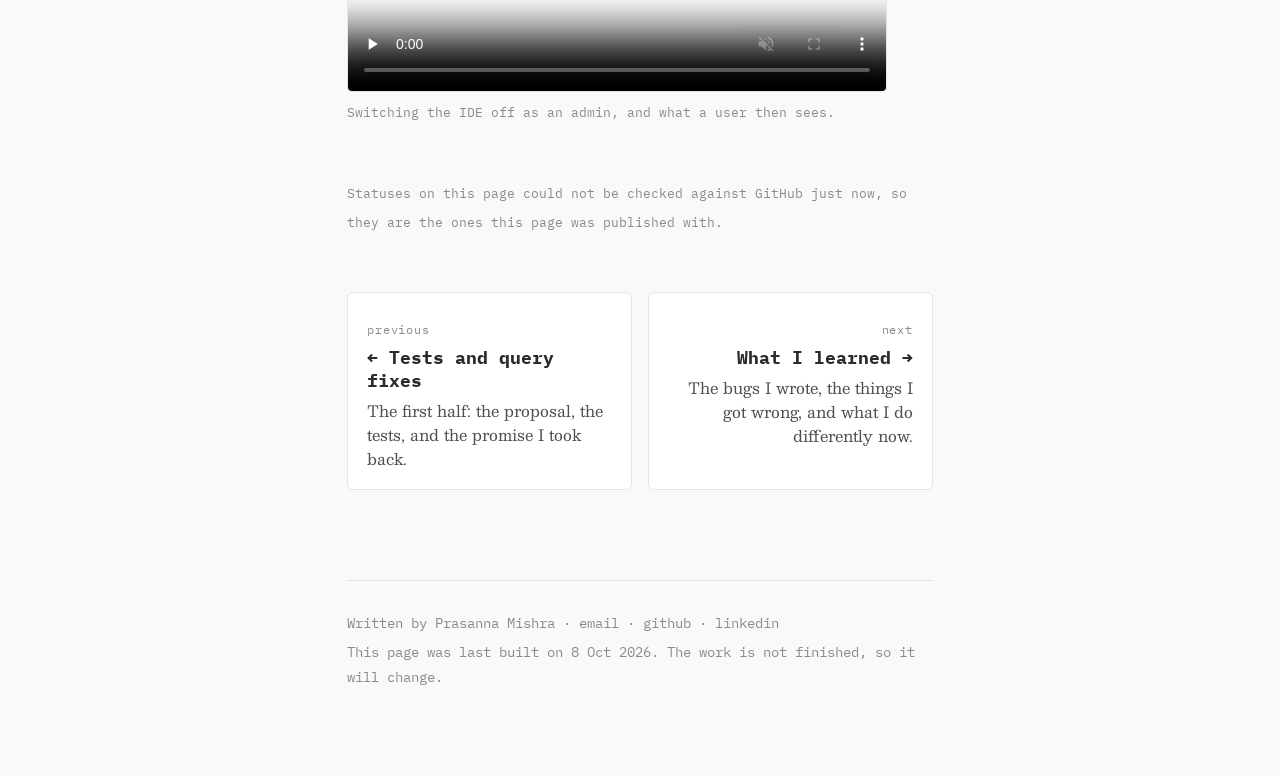
<file: gsoc/alongside.html>
<!DOCTYPE html>
<html lang="en">
<head>
<meta charset="utf-8" />
<meta name="viewport" content="width=device-width, initial-scale=1.0" />
<title>Work alongside the main project | Prasanna Mishra</title>
<meta name="description" content="Three frontend pieces that merged during GSoC 2026 at omegaUp: navigation menus built from one configuration, a reusable view unavailable page, and a system settings feature." />
<meta name="author" content="Prasanna Mishra" />
<meta name="theme-color" content="#faf8f8" />
<link rel="canonical" href="https://prasannamishra001.github.io/prasannamishra/gsoc/alongside.html" />
<meta property="og:title" content="Work alongside the main project" />
<meta property="og:description" content="Three frontend pieces that merged during GSoC 2026 at omegaUp: navigation menus built from one configuration, a reusable view unavailable page, and a system settings feature." />
<meta property="og:type" content="article" />
<link rel="icon" type="image/svg+xml" href="assets/gsoc-icon.svg" />
<script>(function(){try{var t=localStorage.getItem('gsoc-theme');if(t!=='dark'&&t!=='light')t=window.matchMedia&&window.matchMedia('(prefers-color-scheme: dark)').matches?'dark':'light';document.documentElement.setAttribute('data-theme',t);}catch(e){document.documentElement.setAttribute('data-theme','light');}})();</script>
<link rel="preconnect" href="https://fonts.googleapis.com" />
<link rel="preconnect" href="https://fonts.gstatic.com" crossorigin />
<link href="https://fonts.googleapis.com/css2?family=IBM+Plex+Mono:wght@400;600;700&family=Besley:ital,wght@0,400;0,600;1,400;1,600&display=swap" rel="stylesheet" />
<link rel="stylesheet" href="quartz.css" />
</head>
<body data-page="alongside">
<div class="progress" aria-hidden="true"><i></i></div>
<div id="quartz-root" class="page"><div id="quartz-body">

<div class="left sidebar">
  <div>
    <div class="site-head">
      <h2 class="page-title"><a href="index.html">Prasanna Mishra</a></h2>
      <button type="button" class="theme-toggle" id="theme-toggle" aria-label="Switch between light and dark" title="Switch between light and dark"><svg class="sun" viewBox="0 0 24 24" fill="none" stroke="currentColor" stroke-width="1.8" stroke-linecap="round"><circle cx="12" cy="12" r="4"/><path d="M12 2v2.5M12 19.5V22M2 12h2.5M19.5 12H22M4.9 4.9l1.8 1.8M17.3 17.3l1.8 1.8M4.9 19.1l1.8-1.8M17.3 6.7l1.8-1.8"/></svg><svg class="moon" viewBox="0 0 24 24" fill="none" stroke="currentColor" stroke-width="1.8" stroke-linecap="round" stroke-linejoin="round"><path d="M20 14.5A8 8 0 0 1 9.5 4a8 8 0 1 0 10.5 10.5z"/></svg></button>
    </div>
    <p class="site-tag">google summer of code 2026 &middot; omegaup</p>
  </div>
  <div class="sidebar-logos">
    <img src="assets/gsoc-logo.svg" alt="Google Summer of Code" class="gsoc-mark" />
    <img src="assets/omegaup-logo.png" alt="omegaUp" class="org-mark" />
  </div>
  <div class="explorer"><button type="button" class="explorer-toggle" data-fold="explorer-content"><h2>Explorer</h2><svg xmlns="http://www.w3.org/2000/svg" width="12" height="12" viewBox="0 0 24 24" fill="none" stroke="currentColor" stroke-width="2" stroke-linecap="round" stroke-linejoin="round" class="fold"><polyline points="6 9 12 15 18 9"></polyline></svg></button><div class="explorer-content" id="explorer-content"><ul class="explorer-ul"><li><button type="button" class="folder-container" data-fold="folder-gsoc-2026"><svg xmlns="http://www.w3.org/2000/svg" width="12" height="12" viewBox="0 0 24 24" fill="none" stroke="currentColor" stroke-width="2" stroke-linecap="round" stroke-linejoin="round" class="folder-icon"><polyline points="9 18 15 12 9 6"></polyline></svg><span class="folder-title">gsoc-2026</span></button><ul id="folder-gsoc-2026"><li><a href="index.html">Summary</a></li><li><a href="control-plane.html">Cron control plane</a></li><li><a href="model-training.html">Model training</a></li><li><a href="health-checks.html">Problem health checks</a></li><li><a href="groundwork.html">Tests and query fixes</a></li><li><a href="alongside.html" class="active">Alongside the project</a></li><li><a href="lessons.html">What I learned</a></li></ul></li><li><button type="button" class="folder-container" data-fold="folder-journey"><svg xmlns="http://www.w3.org/2000/svg" width="12" height="12" viewBox="0 0 24 24" fill="none" stroke="currentColor" stroke-width="2" stroke-linecap="round" stroke-linejoin="round" class="folder-icon"><polyline points="9 18 15 12 9 6"></polyline></svg><span class="folder-title">journey</span></button><ul id="folder-journey"><li><a href="before-gsoc.html">Before the summer</a></li><li><a href="after-gsoc.html">After the summer</a></li><li><a href="journey.html">Timeline</a></li></ul></li><li><button type="button" class="folder-container" data-fold="folder-records"><svg xmlns="http://www.w3.org/2000/svg" width="12" height="12" viewBox="0 0 24 24" fill="none" stroke="currentColor" stroke-width="2" stroke-linecap="round" stroke-linejoin="round" class="folder-icon"><polyline points="9 18 15 12 9 6"></polyline></svg><span class="folder-title">records</span></button><ul id="folder-records"><li><a href="pull-requests.html">Pull requests</a></li><li><a href="issues.html">Issues</a></li><li><a href="reviews.html">Reviews</a></li></ul></li><li><button type="button" class="folder-container" data-fold="folder-elsewhere"><svg xmlns="http://www.w3.org/2000/svg" width="12" height="12" viewBox="0 0 24 24" fill="none" stroke="currentColor" stroke-width="2" stroke-linecap="round" stroke-linejoin="round" class="folder-icon"><polyline points="9 18 15 12 9 6"></polyline></svg><span class="folder-title">elsewhere</span></button><ul id="folder-elsewhere"><li><a href="../index.html">Back to the portfolio</a></li><li><a href="https://github.com/omegaup/omegaup/pulls?q=is%3Apr+author%3APrasannaMishra001">My pull requests on GitHub</a></li><li><a href="https://github.com/omegaup/omegaup/issues/9992">The control plane issue</a></li><li><a href="https://summerofcode.withgoogle.com/">Google Summer of Code</a></li></ul></li></ul></div></div>
  <p class="sidebar-updated"><span class="pulse"></span>still going &middot; updated 8 Oct 2026</p>
</div>

<div class="center">
  <div class="page-header">
    <nav class="breadcrumb-container" aria-label="breadcrumbs"><div class="breadcrumb-element"><a href="../index.html">Home</a><p>&#10095;</p></div><div class="breadcrumb-element"><a href="index.html">gsoc 2026 omegaup</a><p>&#10095;</p></div><div class="breadcrumb-element"><a href="alongside.html">alongside the project</a></div></nav>
    <h1 class="article-title">Work alongside the main project</h1>
    <p class="content-meta"><time datetime="2026-10-08">updated 8 Oct 2026</time><span>9 min read</span></p>
  </div>
  <article>
<p class="lede">Three pieces of work ran next to the cron project during the summer. None of them was in my
proposal. Each started as a small request in a review and turned into something the rest of the site can
reuse.</p>

<h2 id="navbar">The navigation menus<a role="anchor" aria-hidden="true" tabindex="-1" href="#navbar" class="anchor">#</a></h2>
<p>This began in April as an issue about the Help menu, which was a list of plain links. I gave each entry an
icon, a title, and one line saying what it is.</p>
<div class="fig-row reveal"><div><span class="tag">before</span><figure class="zoomable l "><img src="assets/shot/help-before.jpg" alt="" width="1078" height="517" loading="lazy" decoding="async" /></figure></div><div><span class="tag">after</span><figure class="zoomable l "><img src="assets/shot/help-after.png" alt="" width="741" height="743" loading="lazy" decoding="async" /></figure></div><figcaption>The Help menu. The second line under each title was the point: it lets the menu stay short and still say where a link goes.</figcaption></div>

<p>When Juan Pablo approved that, he listed what he would like next: a reusable component for one menu entry,
the same treatment for the other menus, and eventually the menus built from a configuration file. I did them
in that order.</p>
<p><strong>One component.</strong> Eight menu entries were eight copies of the same markup. I extracted one component and
rendered the menu from a list. In review I was asked to mark links that leave the site. I derive that from
the address, so a new entry gets the marker without anyone remembering to ask for it. Doing that turned up a
small inconsistency: some external links were missing the attributes that stop the new page reaching back
into the old one, and some internal links had them. The component now decides.</p>
<p><strong>One configuration.</strong> Every entry in every menu now lives in one file, with an optional rule for who sees
it.</p>
<div class="codeblock reveal"><div class="codeblock-head"><span class="file">frontend/www/js/omegaup/components/common/navbarMenus.ts</span><span class="lang">ts</span><button type="button">copy</button></div><pre class="hl"><code><span class="k">export</span><span class="w"> </span><span class="kd">function</span><span class="w"> </span><span class="nx">visibleEntries</span><span class="p">(</span>
<span class="w">  </span><span class="nx">entries</span><span class="o">:</span><span class="w"> </span><span class="kt">NavbarMenuEntry</span><span class="p">[],</span>
<span class="w">  </span><span class="nx">access</span><span class="o">:</span><span class="w"> </span><span class="kt">NavbarAccess</span><span class="p">,</span>
<span class="p">)</span><span class="o">:</span><span class="w"> </span><span class="nx">NavbarMenuEntry</span><span class="p">[]</span><span class="w"> </span><span class="p">{</span>
<span class="w">  </span><span class="k">return</span><span class="w"> </span><span class="nx">entries</span><span class="p">.</span><span class="nx">filter</span><span class="p">((</span><span class="nx">entry</span><span class="p">)</span><span class="w"> </span><span class="p">=&gt;</span><span class="w"> </span><span class="o">!</span><span class="nx">entry</span><span class="p">.</span><span class="nx">visible</span><span class="w"> </span><span class="o">||</span><span class="w"> </span><span class="nx">entry</span><span class="p">.</span><span class="nx">visible</span><span class="p">(</span><span class="nx">access</span><span class="p">));</span>
<span class="p">}</span></code></pre></div>

<p>That is the whole of the visibility logic. The template used to be full of conditions. Now it filters once
and renders what is left.</p>
<div class="gallery reveal"><figure class="zoomable l "><img src="assets/shot/menu-contests.png" alt="Contests" width="440" height="335" loading="lazy" decoding="async" /><figcaption>Contests</figcaption></figure><figure class="zoomable l "><img src="assets/shot/menu-courses.png" alt="Courses" width="330" height="212" loading="lazy" decoding="async" /><figcaption>Courses</figcaption></figure><figure class="zoomable l "><img src="assets/shot/menu-ranking.png" alt="Ranking" width="345" height="535" loading="lazy" decoding="async" /><figcaption>Ranking</figcaption></figure><figure class="zoomable l "><img src="assets/shot/menu-help.png" alt="Help" width="480" height="600" loading="lazy" decoding="async" /><figcaption>Help</figcaption></figure><figcaption>Four of the five menus, all rendered from the same file. Click any of them to look closer.</figcaption></div>

<h3 id="navbar-review">What review changed<a role="anchor" aria-hidden="true" tabindex="-1" href="#navbar-review" class="anchor">#</a></h3>
<p>The clearest example of what a review is for is the Problems menu. I had kept a collapsed "Create problem"
submenu, and inside it two entries reading "Create zip file" and "I have a zip file". Those names make sense
only if you already know what they do.</p>
<div class="fig-row reveal"><div><span class="tag">with the submenu</span><figure class="zoomable l "><img src="assets/shot/menu-problems-submenu.png" alt="" width="335" height="440" loading="lazy" decoding="async" /></figure></div><div><span class="tag">what merged</span><figure class="zoomable l "><img src="assets/shot/problems-after.png" alt="" width="450" height="640" loading="lazy" decoding="async" /></figure></div><figcaption>Juan Pablo first asked whether the submenus could go, to keep the configuration simple. Then, once titles had a second line to explain them, he asked for names that tell the two ways of creating a problem apart.</figcaption></div>

<h3 id="navbar-stack">A lesson about stacks<a role="anchor" aria-hidden="true" tabindex="-1" href="#navbar-stack" class="anchor">#</a></h3>
<p>These were three pull requests stacked on each other. The middle one never got a review of its own. The top
one was reviewed and squash merged first, which carried the middle one's changes into main with it, so I
closed the middle one as having nothing left to merge.</p>
<p>Nothing was lost. But it was the second time a stack of mine had merged out of order, and it is why every
stacked pull request I open now starts with a note saying where it sits and what has to land first.</p>
<h2 id="view-unavailable">A page for "this is switched off"<a role="anchor" aria-hidden="true" tabindex="-1" href="#view-unavailable" class="anchor">#</a></h2>
<p>During the system settings review, Juan Pablo wrote that he would like a generic "view unavailable"
component that the server could control, so that every disabled feature looked the same. The easy version
would have been to write that message into the one page that needed it. I built the component.</p>
<div class="fig-row reveal"><div><span class="tag">with its own message and icon</span><figure class="zoomable l "><img src="assets/shot/unavailable-in-page.png" alt="" width="1026" height="680" loading="lazy" decoding="async" /></figure></div><div><span class="tag">the default, in Spanish</span><figure class="zoomable l "><img src="assets/shot/unavailable-es.png" alt="" width="1280" height="800" loading="lazy" decoding="async" /></figure></div><figcaption>The heading and the message come from the translation files, so the page arrives in whatever language the reader is already using.</figcaption></div>

<p>After it merged he noticed something I had missed. The way I had wired it in, with an entry file specific to
the IDE and its message written inside, meant the next disabled page would need a copy of that file. A
follow up made the entry generic and moved the message to the server. It merged seven hours after I opened
it.</p>
<h2 id="system-settings">System settings<a role="anchor" aria-hidden="true" tabindex="-1" href="#system-settings" class="anchor">#</a></h2>
<p>This is the oldest thread on the page. In January I asked to work on an issue: let an admin switch the
embedded IDE off without a redeploy.</p>
<p>My first attempt was one pull request with a new table, its data access classes, two endpoints, an admin
page and all the checks: 994 lines across 36 files. I was asked to split it, and it became four.</p>
<figure class="video reveal l"><video controls muted playsinline preload="none" poster="assets/video/system-settings.jpg" width="1280" height="696"><source src="assets/video/system-settings.mp4" type="video/mp4" /></video><figcaption>Switching the IDE off as an admin, and what a user sees afterwards.</figcaption></figure>

<p>The table merged in two days. The data access layer waited four months for a first review and then merged
within a day of getting one. The admin page merged in July, during the coding period, five and a half months
after I opened it.</p>
<h3 id="out-of-order">The one that merged without merging<a role="anchor" aria-hidden="true" tabindex="-1" href="#out-of-order" class="anchor">#</a></h3>
<p>The endpoints were the third piece. The admin page was built on top of that branch. I did not mark the page
as a draft, so from the outside it looked ready on its own, and when it was approved and squash merged it
carried the endpoints into main with it. The endpoint pull request was left open with nothing in it that
main did not already have.</p>
<p>That was my mistake and I said so on the pull request. A change that depends on another one should be a
draft, and should say so in its first line. Everything I have stacked since does both.</p>
<h3 id="settings-review">What I took from the reviews<a role="anchor" aria-hidden="true" tabindex="-1" href="#settings-review" class="anchor">#</a></h3>
<p>Three things from this thread shaped how I wrote the cron project a few weeks later.</p>
<p>Database access goes in the data access layer, with no exceptions, and a table merges before the code that
reads it. That is why every table in the control plane is its own pull request.</p>
<p>A value that is read on every page and changed almost never should be cached and exposed once, in the
payload every view already receives, not fetched by each page that wants it.</p>
<p>And a component should only announce what happened. The page script that owns the data makes the request.</p>
<h2 id="pull-requests">The pull requests<a role="anchor" aria-hidden="true" tabindex="-1" href="#pull-requests" class="anchor">#</a></h2>
<h3 id="navbar-prs">Navigation<a role="anchor" aria-hidden="true" tabindex="-1" href="#navbar-prs" class="anchor">#</a></h3>
<section class="record" id="pr-9801"><div class="record-head"><a class="n" href="https://github.com/omegaup/omegaup/pull/9801">#9801</a><h4>Icons and descriptions for the Help menu</h4><span class="pr-state pr-state-merged" data-state-for="pull/9801">merged</span></div><div class="record-meta"><span>opened 18 Apr 2026</span><span>merged 26 May 2026, after 38 days</span><span class="add">+267</span><span class="del">&minus;45</span><span>14 files</span><span>issue <a href="https://github.com/omegaup/omegaup/issues/9781">#9781</a></span></div><p>The Help menu was a list of plain links. Each entry now has an icon, a title and a line saying what it is.
In approving it Juan Pablo listed what should come next: a reusable item component, the same style on the
other menus, and the menus built from a configuration file. Those became <a href="https://github.com/omegaup/omegaup/pull/9871">#9871</a> and <a href="https://github.com/omegaup/omegaup/pull/9968">#9968</a>.</p><div class="review"><p><span class="who">Juan Pablo</span> suggested the two book entries use the authors' names as the second line, to keep the menu compact.</p></div></section><section class="record" id="pr-9871"><div class="record-head"><a class="n" href="https://github.com/omegaup/omegaup/pull/9871">#9871</a><h4>A reusable navbar item</h4><span class="pr-state pr-state-merged" data-state-for="pull/9871">merged</span></div><div class="record-meta"><span>opened 26 May 2026</span><span>merged 9 Jul 2026, after 44 days</span><span class="add">+352</span><span class="del">&minus;150</span><span>4 files</span><span>issue <a href="https://github.com/omegaup/omegaup/issues/9870">#9870</a></span></div><p>Eight entries in the Help menu were eight copies of the same markup. This extracts one component and renders
the menu from a list.</p><div class="review"><p><span class="who">Juan Pablo</span> asked for a marker on links that leave the site, and a Storybook story for each kind of icon the component accepts. I derive the marker from the address, so nobody has to remember to set a flag.</p></div><div class="gallery reveal"><figure class="zoomable l "><img src="assets/shot/navitem-1.png" alt="an external link" width="700" height="260" loading="lazy" decoding="async" /><figcaption>an external link</figcaption></figure><figure class="zoomable l "><img src="assets/shot/navitem-3.png" alt="a named icon" width="700" height="260" loading="lazy" decoding="async" /><figcaption>a named icon</figcaption></figure><figure class="zoomable l "><img src="assets/shot/navitem-4.png" alt="an icon from a set" width="700" height="260" loading="lazy" decoding="async" /><figcaption>an icon from a set</figcaption></figure></div></section><section class="record" id="pr-9967"><div class="record-head"><a class="n" href="https://github.com/omegaup/omegaup/pull/9967">#9967</a><h4>The same style on the other menus</h4><span class="pr-state pr-state-closed" data-state-for="pull/9967">closed</span></div><div class="record-meta"><span>opened 4 Jul 2026</span><span>closed 8 Aug 2026</span><span class="add">+368</span><span class="del">&minus;67</span><span>14 files</span><span>issue <a href="https://github.com/omegaup/omegaup/issues/9962">#9962</a></span></div><p>The Help menu's new style applied to Contests, Courses, Problems and Ranking. It was never reviewed on its
own. <a href="https://github.com/omegaup/omegaup/pull/9968">#9968</a> was stacked on top of it and merged first, carrying this with it, so I closed this one.</p></section><section class="record" id="pr-9968"><div class="record-head"><a class="n" href="https://github.com/omegaup/omegaup/pull/9968">#9968</a><h4>Build the menus from one configuration</h4><span class="pr-state pr-state-merged" data-state-for="pull/9968">merged</span></div><div class="record-meta"><span>opened 4 Jul 2026</span><span>merged 29 Jul 2026, after 25 days</span><span class="add">+676</span><span class="del">&minus;233</span><span>20 files</span><span>issue <a href="https://github.com/omegaup/omegaup/issues/9966">#9966</a></span></div><p>Every menu entry now lives in one configuration file with a rule for who sees it. The template filters the
list once and renders what is left.</p><div class="review"><p><span class="who">Juan Pablo</span> asked whether the "create" submenus could go, to keep the configuration simple, and then for clearer names on the two ways to create a problem: <q>Something like "Create Problem from ZIP" and "Create Problem from Scratch"</q>.</p></div></section>

<h3 id="unavailable-prs">View unavailable<a role="anchor" aria-hidden="true" tabindex="-1" href="#unavailable-prs" class="anchor">#</a></h3>
<section class="record" id="pr-9919"><div class="record-head"><a class="n" href="https://github.com/omegaup/omegaup/pull/9919">#9919</a><h4>A generic &quot;view unavailable&quot; component</h4><span class="pr-state pr-state-merged" data-state-for="pull/9919">merged</span></div><div class="record-meta"><span>opened 21 Jun 2026</span><span>merged 9 Jul 2026, after 18 days</span><span class="add">+142</span><span class="del">&minus;0</span><span>15 files</span><span>issue <a href="https://github.com/omegaup/omegaup/issues/9897">#9897</a></span></div><p>A single component for "this part of the site is switched off", with an icon, a title and an optional
message, in every language the site supports.</p><div class="review"><p><span class="who">Juan Pablo</span> asked for it to sit inside a card and be centred vertically.</p></div></section><section class="record" id="pr-10025"><div class="record-head"><a class="n" href="https://github.com/omegaup/omegaup/pull/10025">#10025</a><h4>Make the view unavailable page reusable</h4><span class="pr-state pr-state-merged" data-state-for="pull/10025">merged</span></div><div class="record-meta"><span>opened 16 Jul 2026</span><span>merged 17 Jul 2026, after 1 day</span><span class="add">+25</span><span class="del">&minus;6</span><span>4 files</span><span>issue <a href="https://github.com/omegaup/omegaup/issues/10017">#10017</a></span></div><p>The disabled IDE page had its own entry file with its message written into it, so the next page to be
disabled would have needed a copy. The file is now generic and takes its message from the server. Merged
seven hours after I opened it.</p></section>

<h3 id="settings-prs">System settings<a role="anchor" aria-hidden="true" tabindex="-1" href="#settings-prs" class="anchor">#</a></h3>
<section class="record" id="pr-8891"><div class="record-head"><a class="n" href="https://github.com/omegaup/omegaup/pull/8891">#8891</a><h4>System settings, as one large pull request</h4><span class="pr-state pr-state-closed" data-state-for="pull/8891">closed</span></div><div class="record-meta"><span>opened 26 Jan 2026</span><span>closed 16 Jul 2026</span><span class="add">+994</span><span class="del">&minus;3</span><span>36 files</span><span>issue <a href="https://github.com/omegaup/omegaup/issues/8319">#8319</a></span></div><p>My first attempt at letting an admin switch the embedded IDE off: a table, its data access classes, two
endpoints, an admin page and the checks, in one pull request of 994 lines across 36 files. It was too much
to review and I was asked to split it, which became <a href="https://github.com/omegaup/omegaup/pull/8905">#8905</a>, <a href="https://github.com/omegaup/omegaup/pull/8918">#8918</a>, <a href="https://github.com/omegaup/omegaup/pull/8906">#8906</a> and <a href="https://github.com/omegaup/omegaup/pull/8938">#8938</a>.</p><div class="review"><p><span class="who">Juan Pablo</span> <q>Can you split this PR into smaller changes?</q> The same day I opened the first two pieces.</p></div></section><section class="record" id="pr-8905"><div class="record-head"><a class="n" href="https://github.com/omegaup/omegaup/pull/8905">#8905</a><h4>System settings table</h4><span class="pr-state pr-state-merged" data-state-for="pull/8905">merged</span></div><div class="record-meta"><span>opened 29 Jan 2026</span><span>merged 31 Jan 2026, after 2 days</span><span class="add">+26</span><span class="del">&minus;0</span><span>2 files</span><span>issue <a href="https://github.com/omegaup/omegaup/issues/8319">#8319</a></span></div><p>Part one of the split. The <code>System_Settings</code> table and its first row, and nothing else, because
omegaUp deploys a schema change before the code that reads it. Approved the day I opened it.</p></section><section class="record" id="pr-8918"><div class="record-head"><a class="n" href="https://github.com/omegaup/omegaup/pull/8918">#8918</a><h4>System settings data access layer</h4><span class="pr-state pr-state-merged" data-state-for="pull/8918">merged</span></div><div class="record-meta"><span>opened 30 Jan 2026</span><span>merged 3 Jun 2026, after 124 days</span><span class="add">+200</span><span class="del">&minus;0</span><span>2 files</span><span>issue <a href="https://github.com/omegaup/omegaup/issues/8319">#8319</a></span></div><p>The data access layer for the settings table, with typed getters and setters. It waited four months for a
first review, and was then fixed, approved and merged in a day.</p><div class="review"><p><span class="who">Juan Pablo</span> explained why <code>SELECT *</code> is avoided: during a deploy the code and the schema can be out of step for a moment, and an explicit column list survives that.</p></div></section><section class="record" id="pr-8906"><div class="record-head"><a class="n" href="https://github.com/omegaup/omegaup/pull/8906">#8906</a><h4>System settings endpoints</h4><span class="pr-state pr-state-closed" data-state-for="pull/8906">closed</span></div><div class="record-meta"><span>opened 29 Jan 2026</span><span>closed 16 Jul 2026</span><span class="add">+288</span><span class="del">&minus;10</span><span>26 files</span><span>issue <a href="https://github.com/omegaup/omegaup/issues/8319">#8319</a></span></div><p>The endpoints for reading and updating settings. My first version ran SQL from a helper class, and it was put
on hold until that moved into a data access class, which became <a href="https://github.com/omegaup/omegaup/pull/8918">#8918</a>.</p><p>This one never merged under its own number. The admin page in <a href="https://github.com/omegaup/omegaup/pull/8938">#8938</a> was built on top of this branch, and
when that was squash merged it carried this code into main with it. I closed this afterwards. The lesson was
mine: a pull request that depends on another should be a draft, and should say so in its first line.</p><div class="review"><p><span class="who">Juan Pablo</span> <q>All database-related changes must live in the DAOs</q>. Later he suggested caching the value, since it is read on every page and changed almost never, and exposing it once through the payload every view already receives.</p></div></section><section class="record" id="pr-8938"><div class="record-head"><a class="n" href="https://github.com/omegaup/omegaup/pull/8938">#8938</a><h4>System settings admin page</h4><span class="pr-state pr-state-merged" data-state-for="pull/8938">merged</span></div><div class="record-meta"><span>opened 1 Feb 2026</span><span>merged 14 Jul 2026, after 163 days</span><span class="add">+492</span><span class="del">&minus;19</span><span>36 files</span><span>issue <a href="https://github.com/omegaup/omegaup/issues/8319">#8319</a></span></div><p>The admin page with the switch, and the checks that hide the IDE when it is off. This closed the feature that
<a href="https://github.com/omegaup/omegaup/pull/8891">#8891</a> had started in January.</p><p>Juan Pablo wanted the "this is switched off" message to be a component the whole site could use, which I
built separately in <a href="https://github.com/omegaup/omegaup/pull/9919">#9919</a> before finishing this one.</p><div class="review"><p><span class="who">Juan Pablo</span> asked for the component to only emit the change and leave the request to the page script, for a computed property in place of an inline condition, and on approving noted <q>For future changes, let's try to keep each PR focused on a single issue</q>.</p></div><figure class="video reveal m"><video controls muted playsinline preload="none" poster="assets/video/system-settings.jpg" width="1280" height="696"><source src="assets/video/system-settings.mp4" type="video/mp4" /></video><figcaption>Switching the IDE off as an admin, and what a user then sees.</figcaption></figure></section>
<div class="next-prev"><a class="card" href="groundwork.html"><span class="k">previous</span><h4>&larr; Tests and query fixes</h4><p>The first half: the proposal, the tests, and the promise I took back.</p></a><a class="card" href="lessons.html"><span class="k">next</span><h4>What I learned &rarr;</h4><p>The bugs I wrote, the things I got wrong, and what I do differently now.</p></a></div>
  </article>
  <footer class="site-footer">
    <p>Written by Prasanna Mishra &middot; <a href="mailto:mishra.prasanna838@gmail.com">email</a> &middot; <a href="https://github.com/PrasannaMishra001">github</a> &middot; <a href="https://www.linkedin.com/in/prasanna-mishra-871269367">linkedin</a></p>
    <p>This page was last built on 8 Oct 2026. The work is not finished, so it will change.</p>
  </footer>
</div>

<div class="right sidebar">
  <div class="graph desktop-only">
    <div class="graph-head"><h3>Graph View</h3><button type="button" class="icon-btn" id="graph-open" aria-label="Open the full graph" title="Open the full graph"><svg viewBox="0 0 24 24" fill="none" stroke="currentColor" stroke-width="2" stroke-linecap="round" stroke-linejoin="round"><path d="M15 3h6v6M9 21H3v-6M21 3l-7 7M3 21l7-7"/></svg></button></div>
    <div class="graph-container" id="graph-container"></div>
  </div>
  <div class="toc desktop-only"><button type="button" class="toc-toggle" data-fold="toc-content"><h3>Table of Contents</h3><svg xmlns="http://www.w3.org/2000/svg" width="12" height="12" viewBox="0 0 24 24" fill="none" stroke="currentColor" stroke-width="2" stroke-linecap="round" stroke-linejoin="round" class="fold"><polyline points="6 9 12 15 18 9"></polyline></svg></button><ul class="toc-content" id="toc-content"><li class="depth-0"><a href="#navbar">The navigation menus</a></li><li class="depth-1"><a href="#navbar-review">What review changed</a></li><li class="depth-1"><a href="#navbar-stack">A lesson about stacks</a></li><li class="depth-0"><a href="#view-unavailable">A page for &quot;this is switched off&quot;</a></li><li class="depth-0"><a href="#system-settings">System settings</a></li><li class="depth-1"><a href="#out-of-order">The one that merged without merging</a></li><li class="depth-1"><a href="#settings-review">What I took from the reviews</a></li><li class="depth-0"><a href="#pull-requests">The pull requests</a></li><li class="depth-1"><a href="#navbar-prs">Navigation</a></li><li class="depth-1"><a href="#unavailable-prs">View unavailable</a></li><li class="depth-1"><a href="#settings-prs">System settings</a></li></ul></div>
</div>

</div></div>
<script src="graph-data.js"></script><script src="quartz.js"></script><script src="pr-status.js"></script>
</body>
</html>
</file>
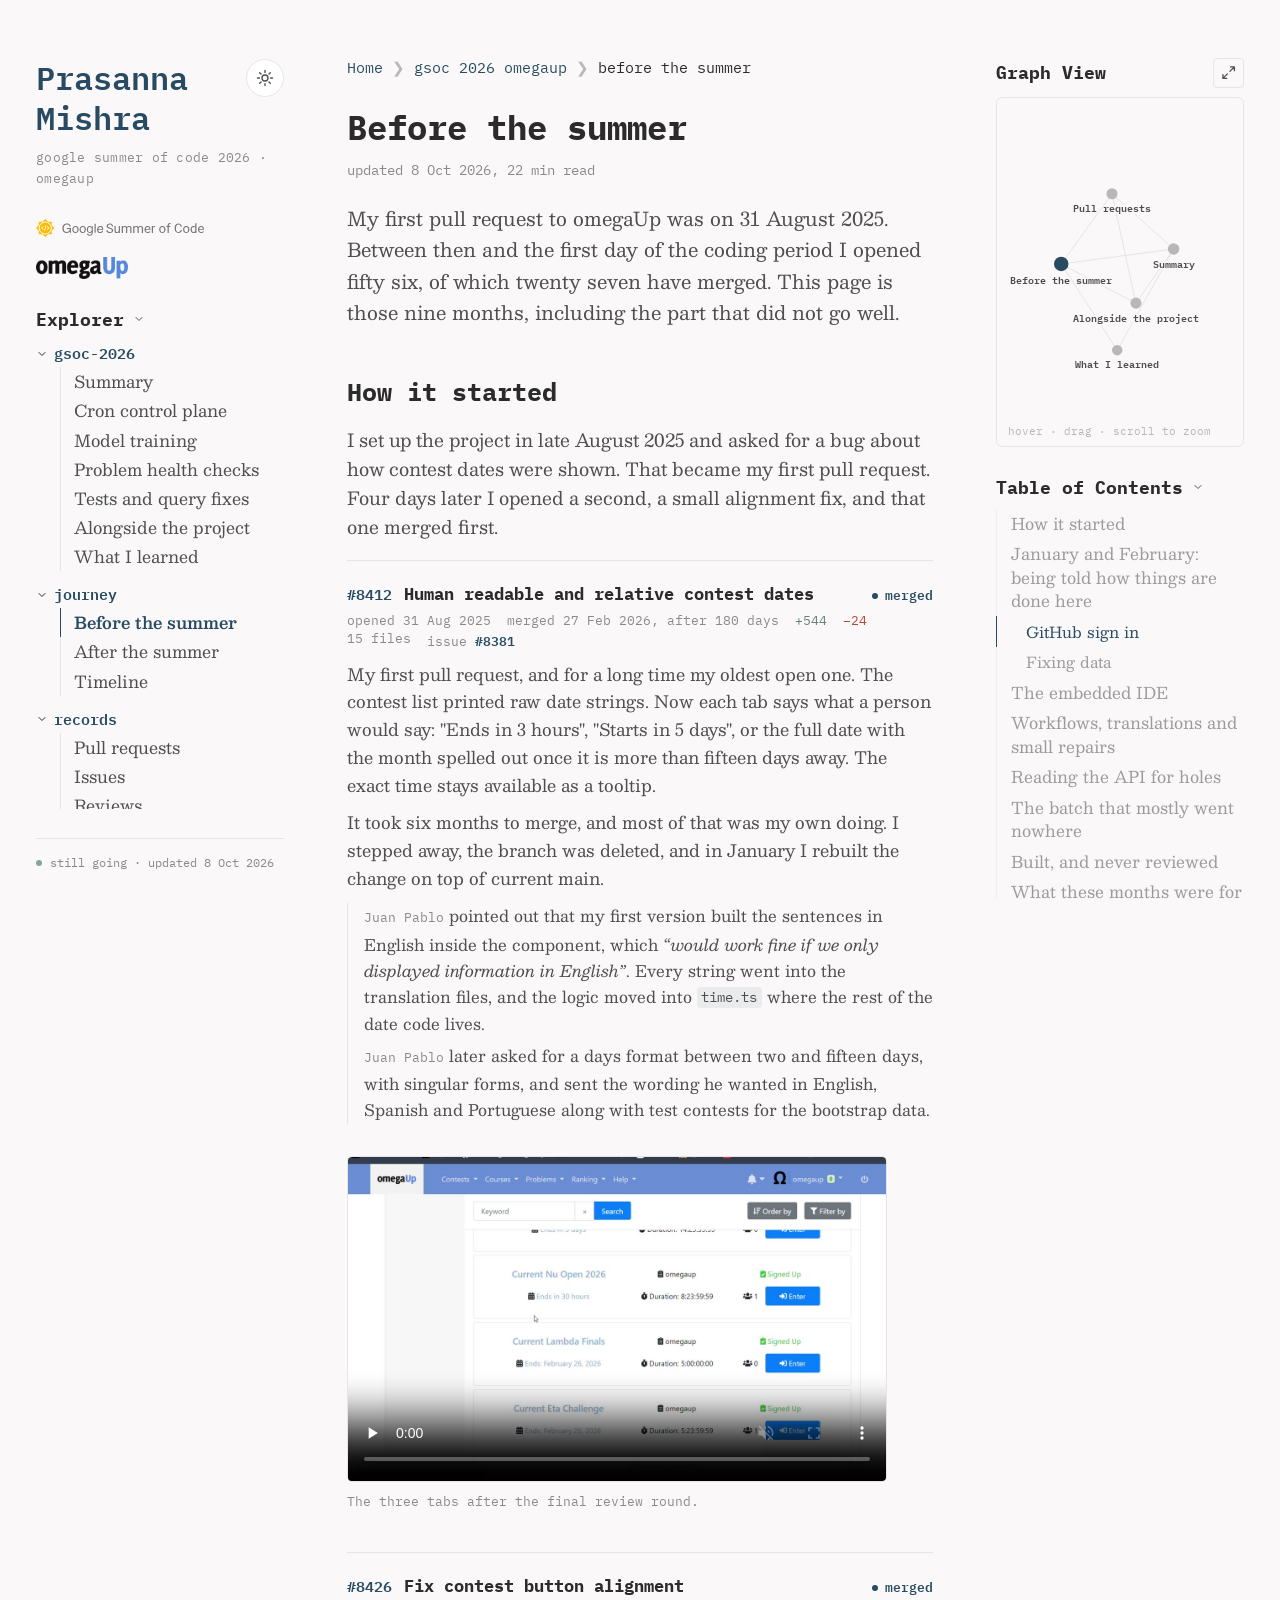
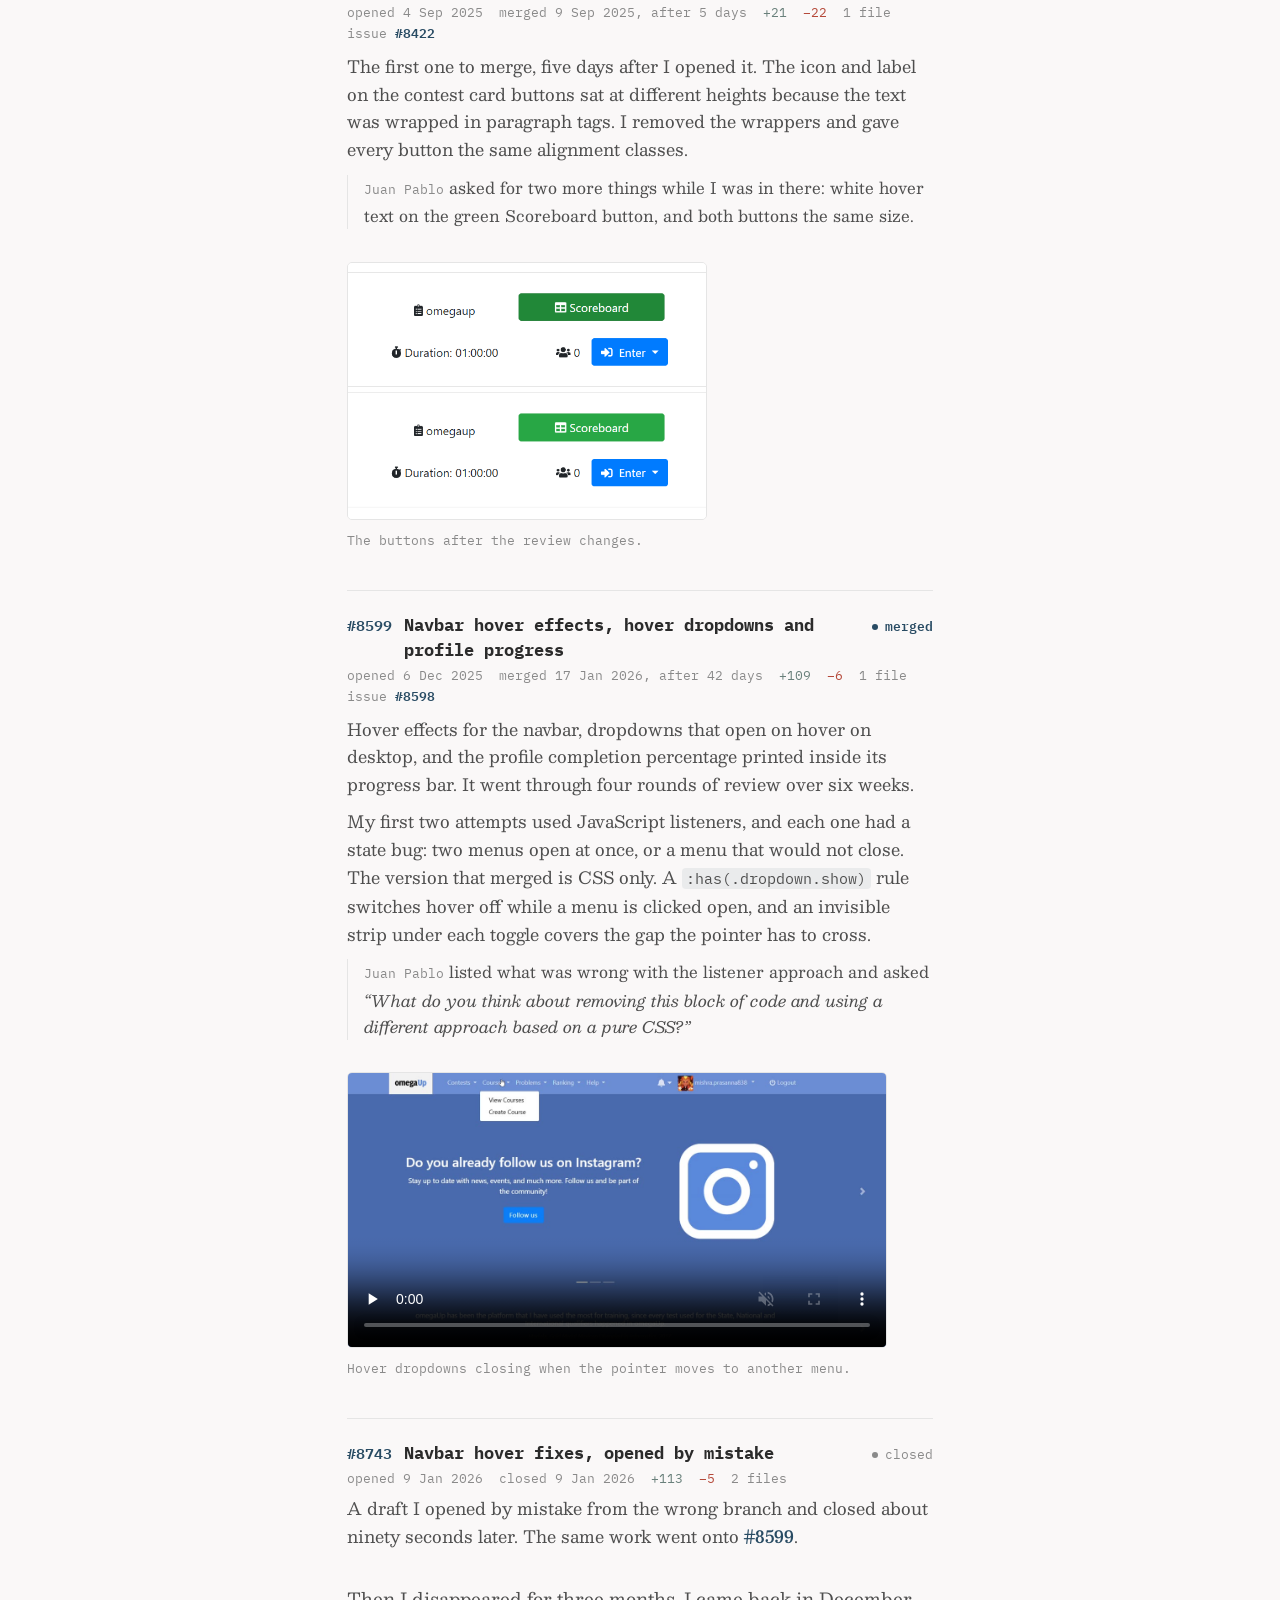
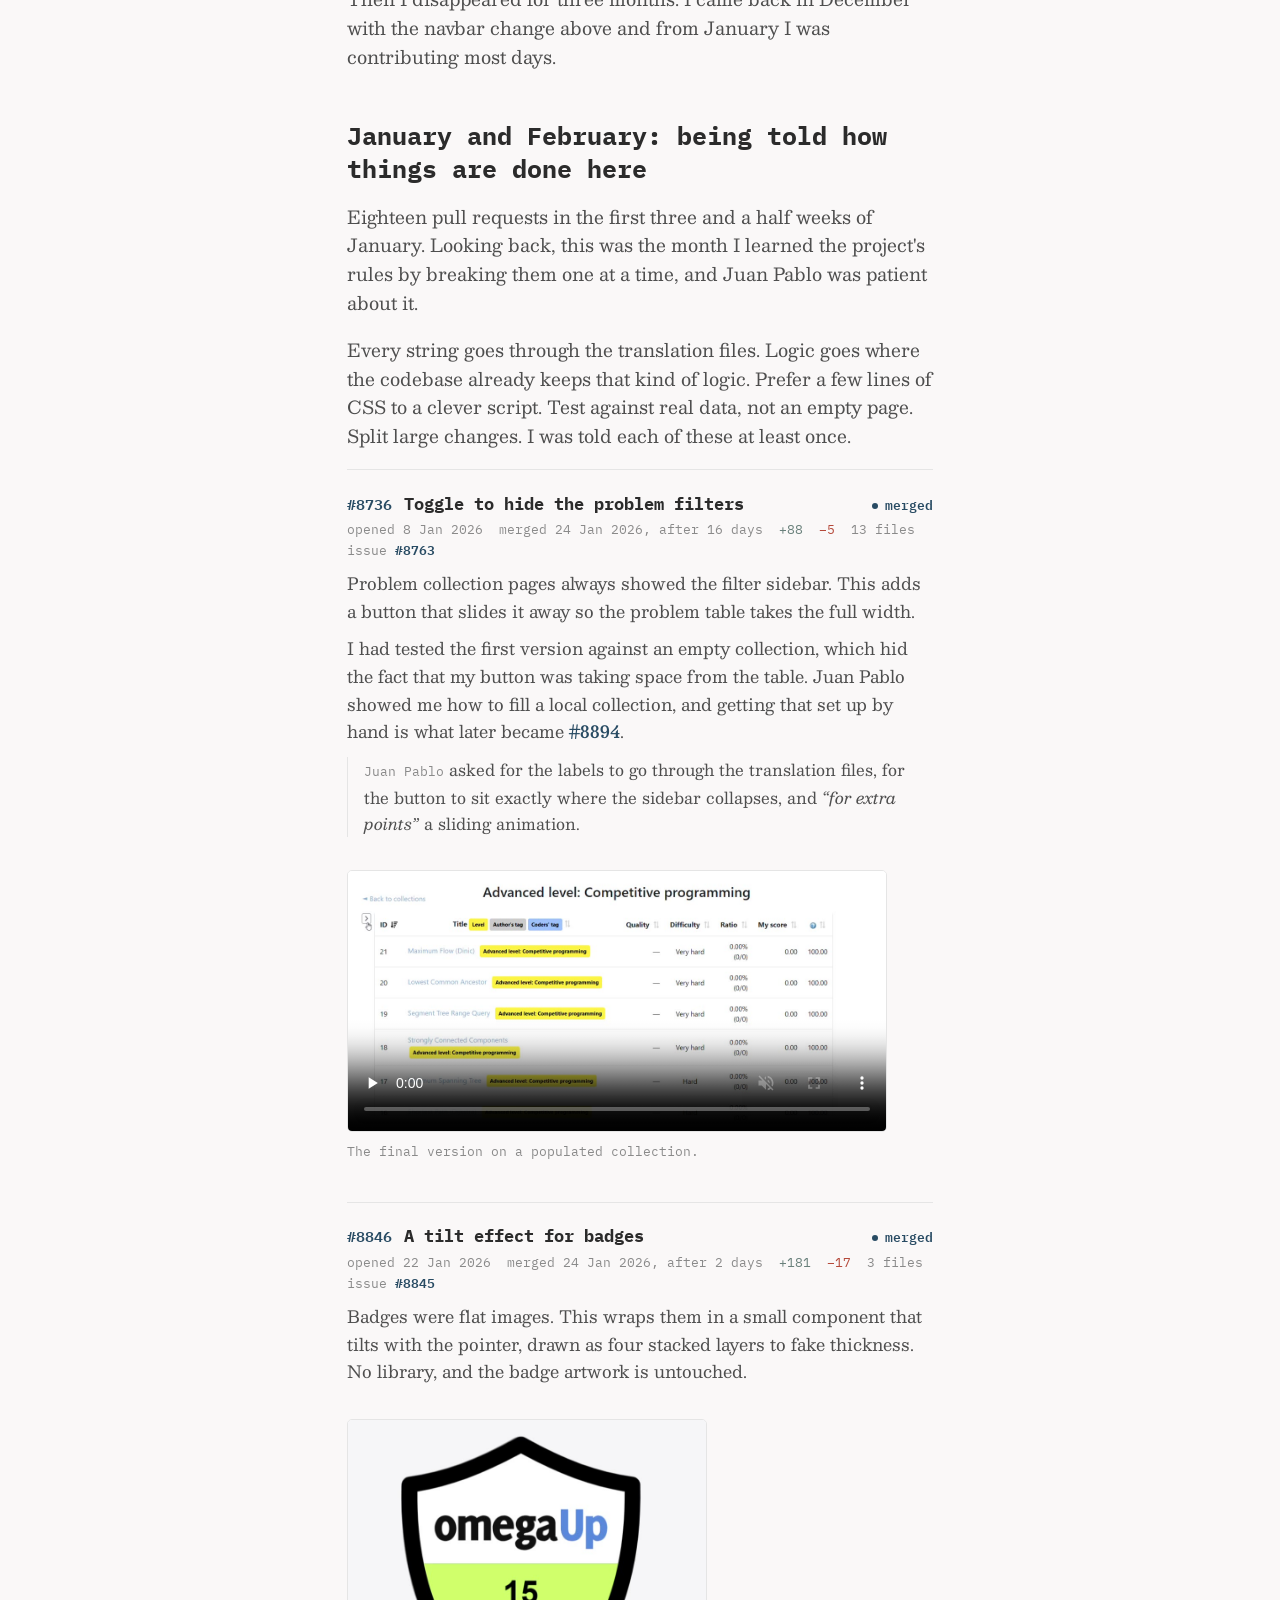
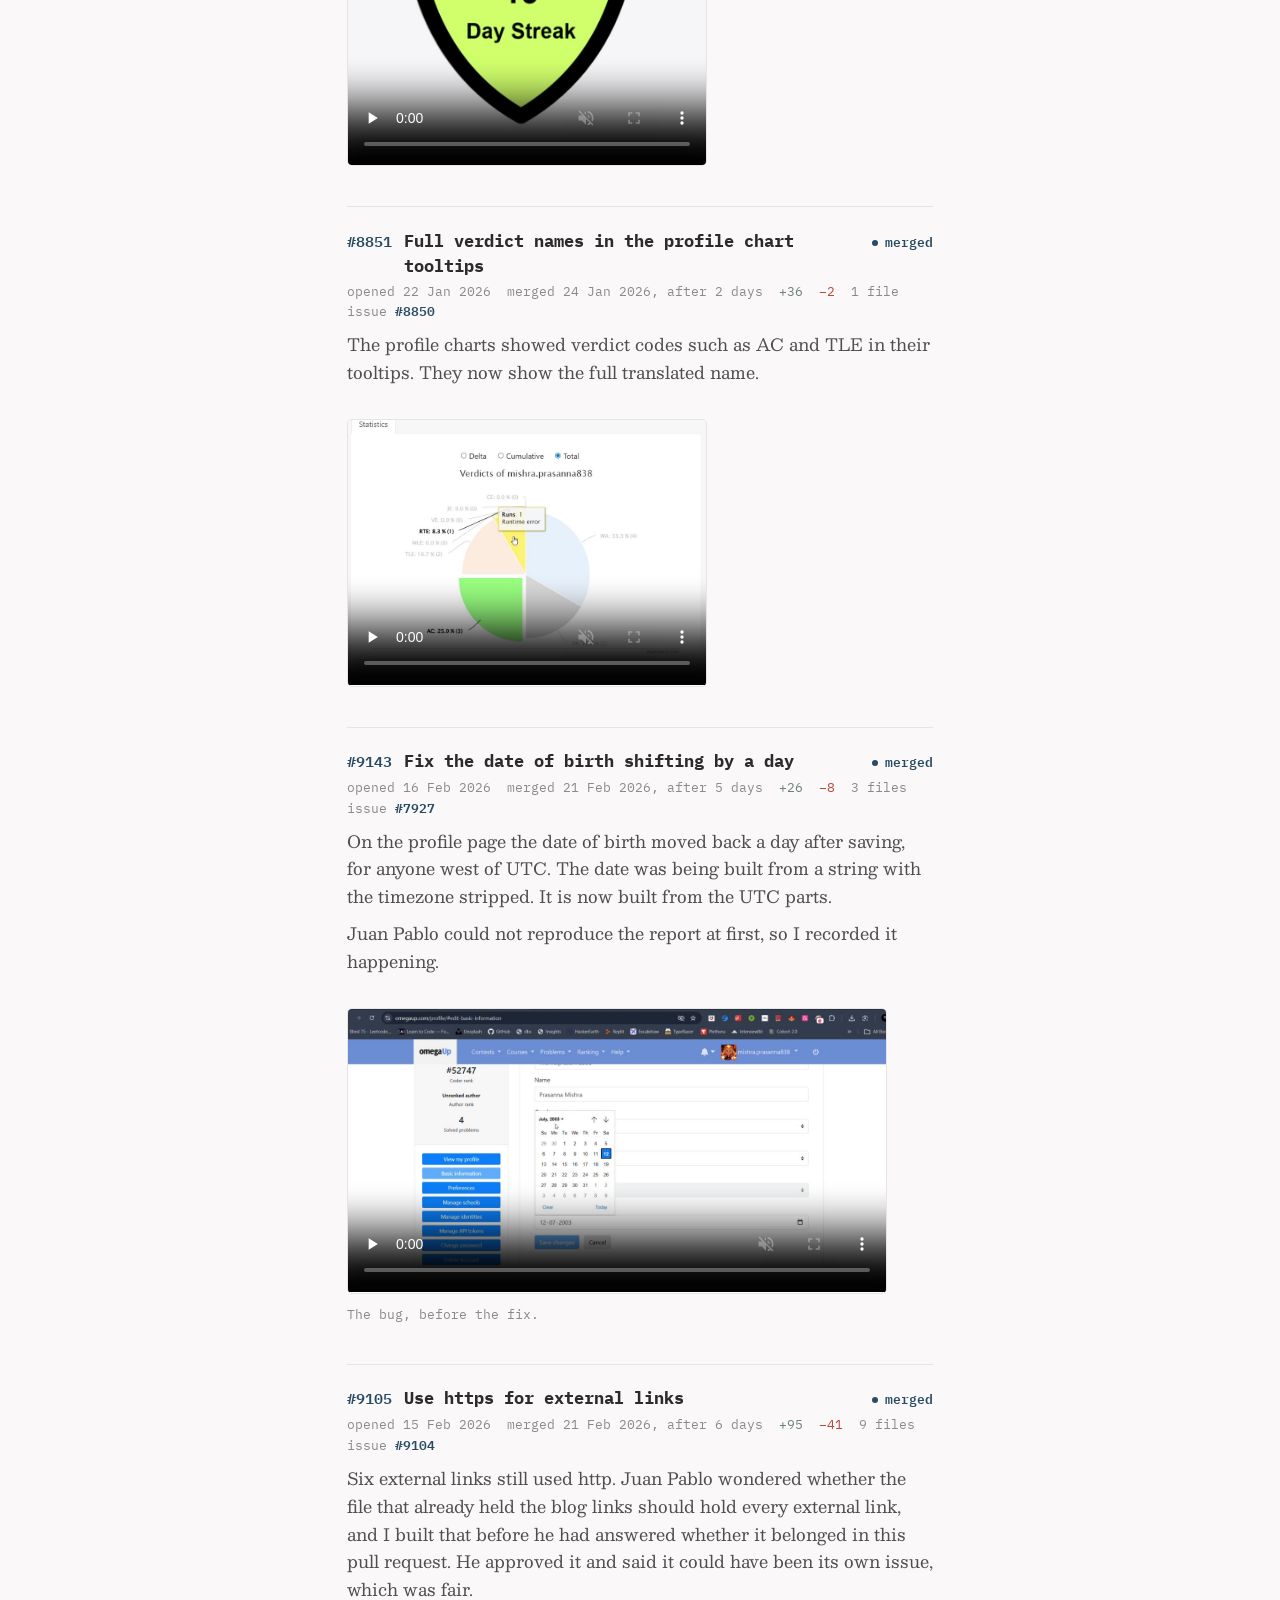
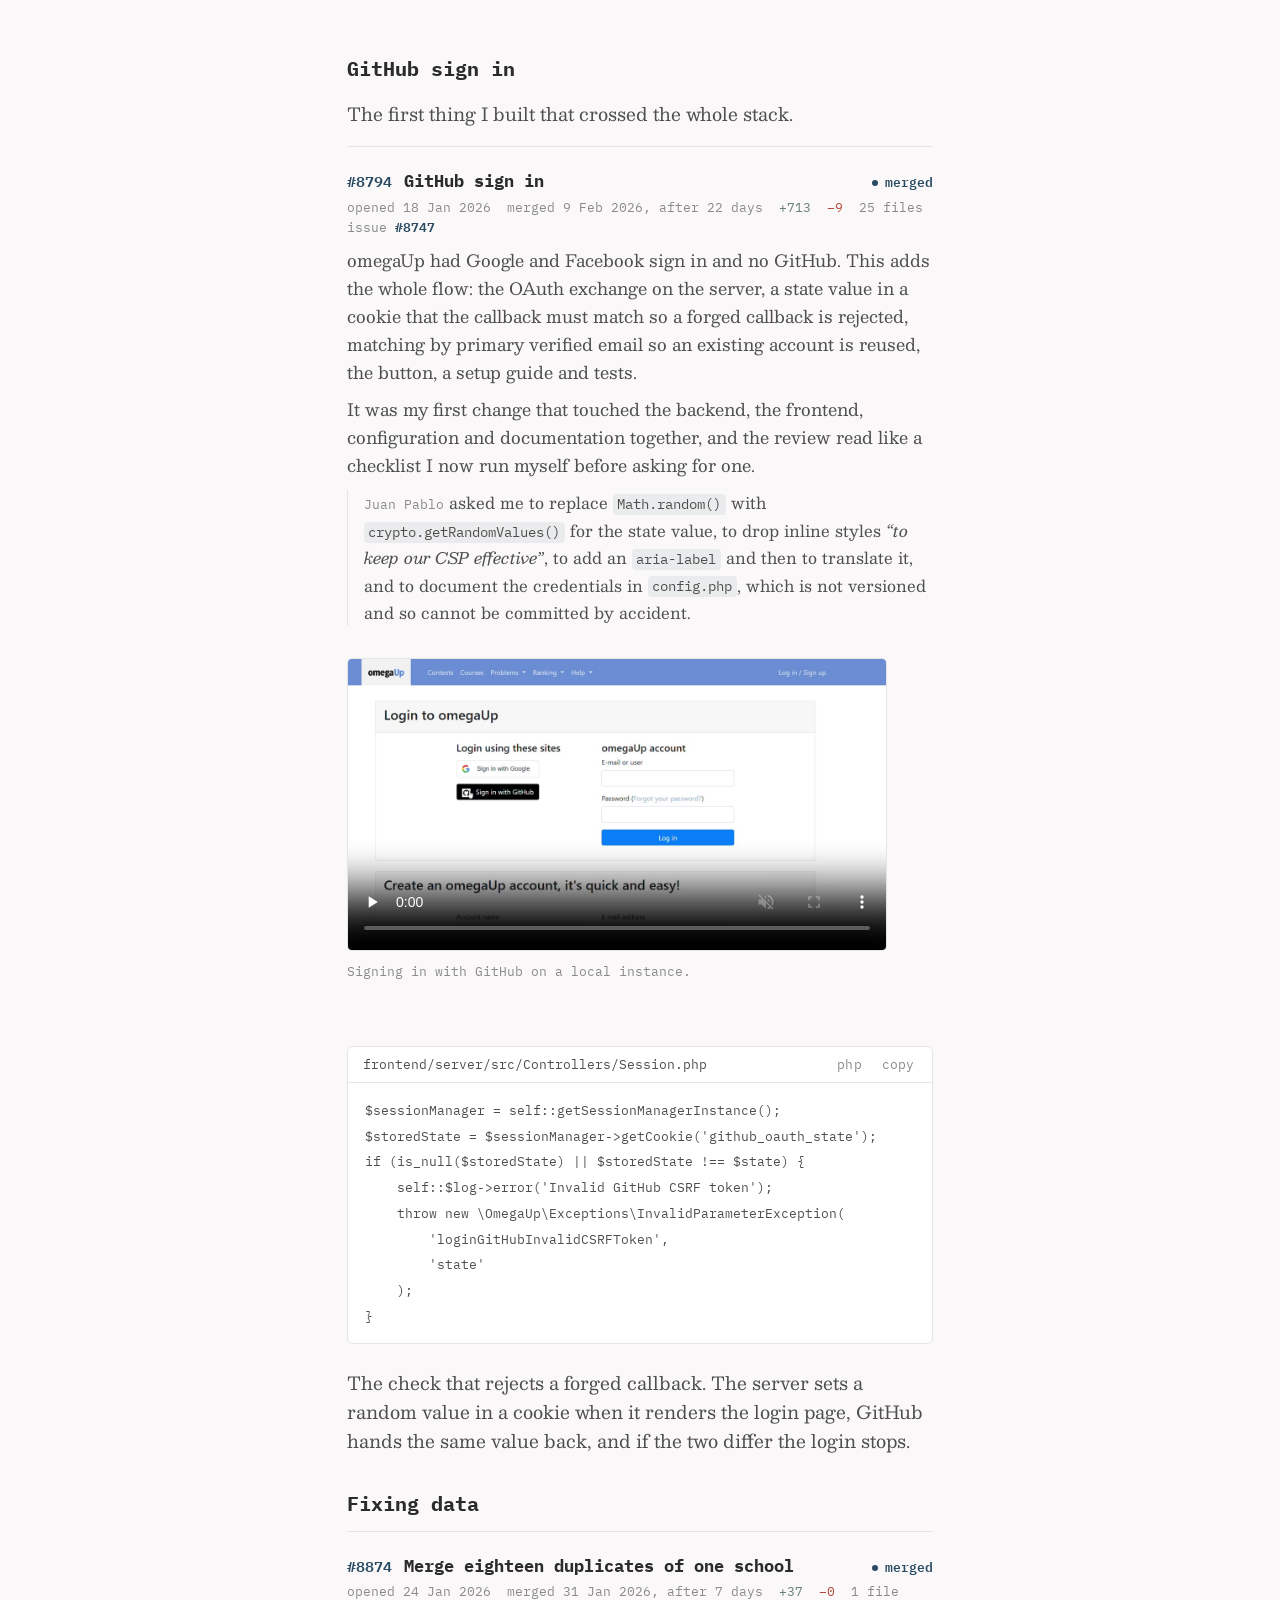
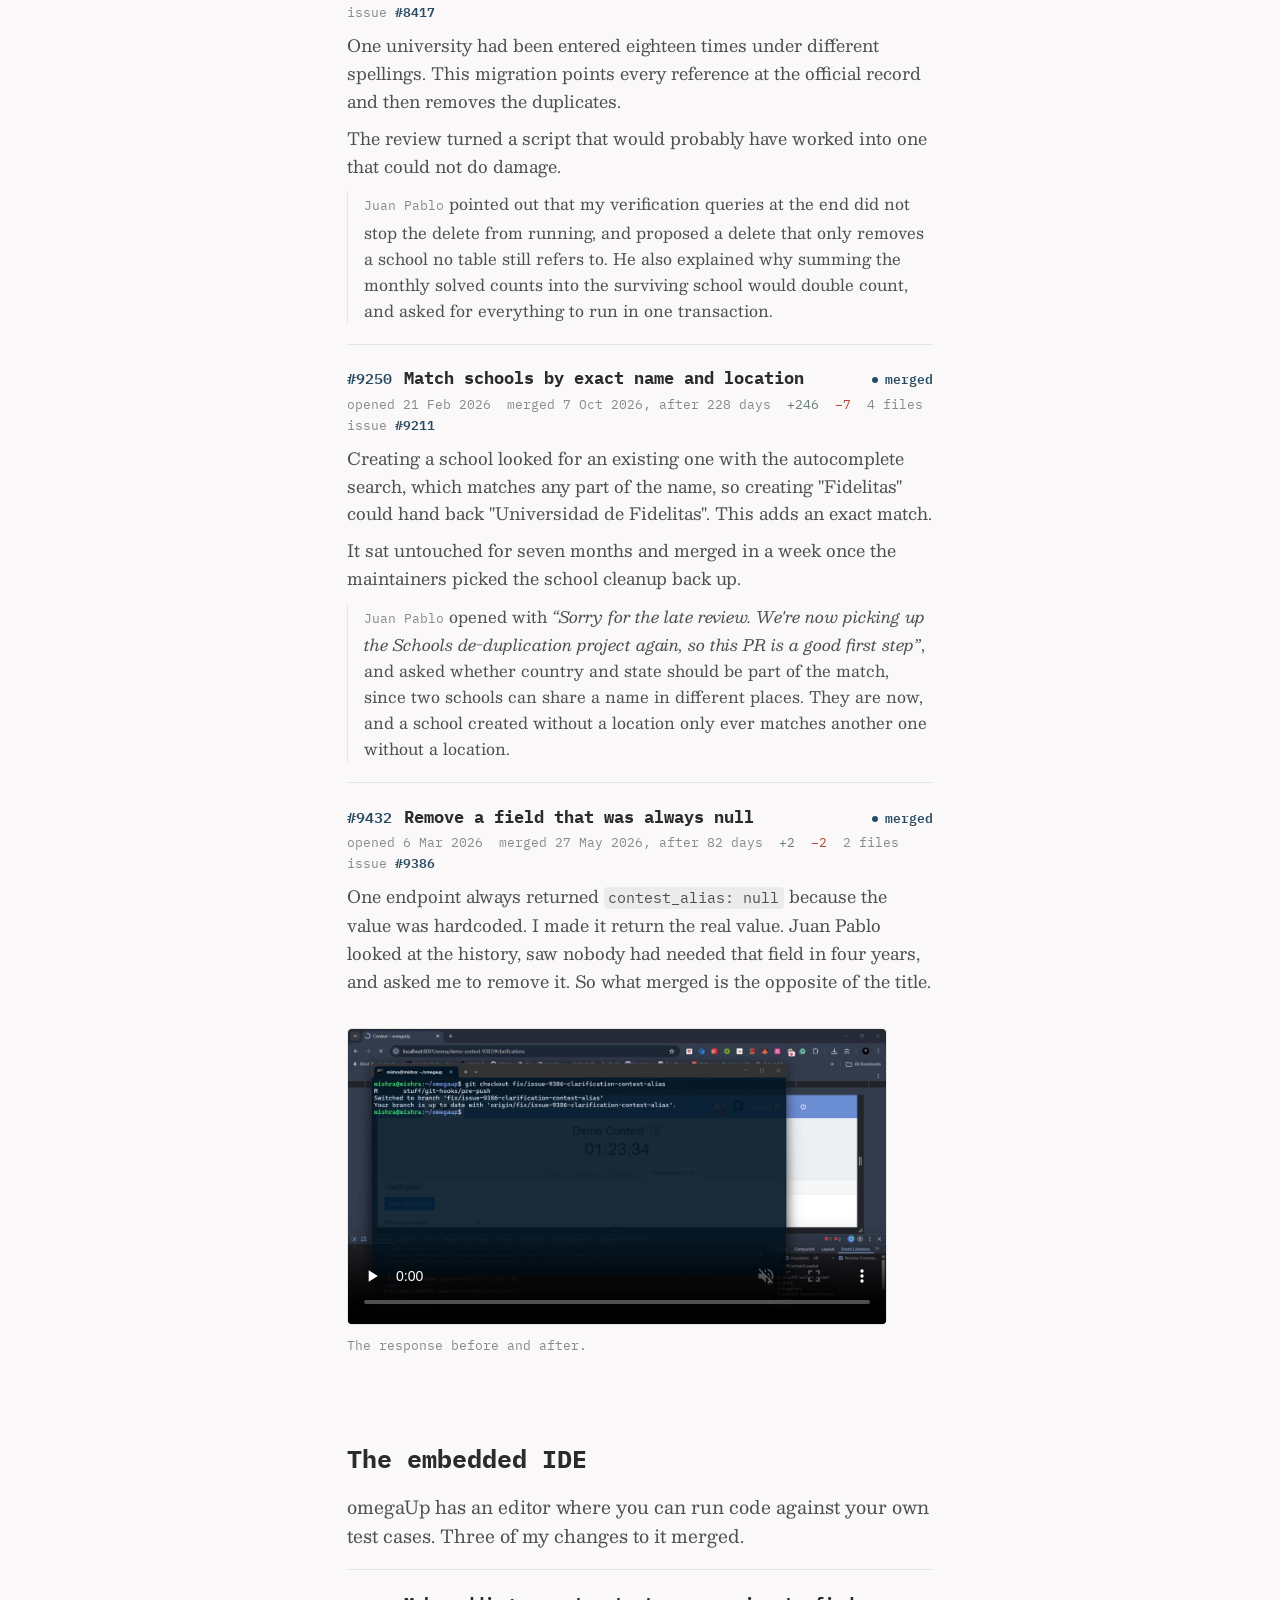
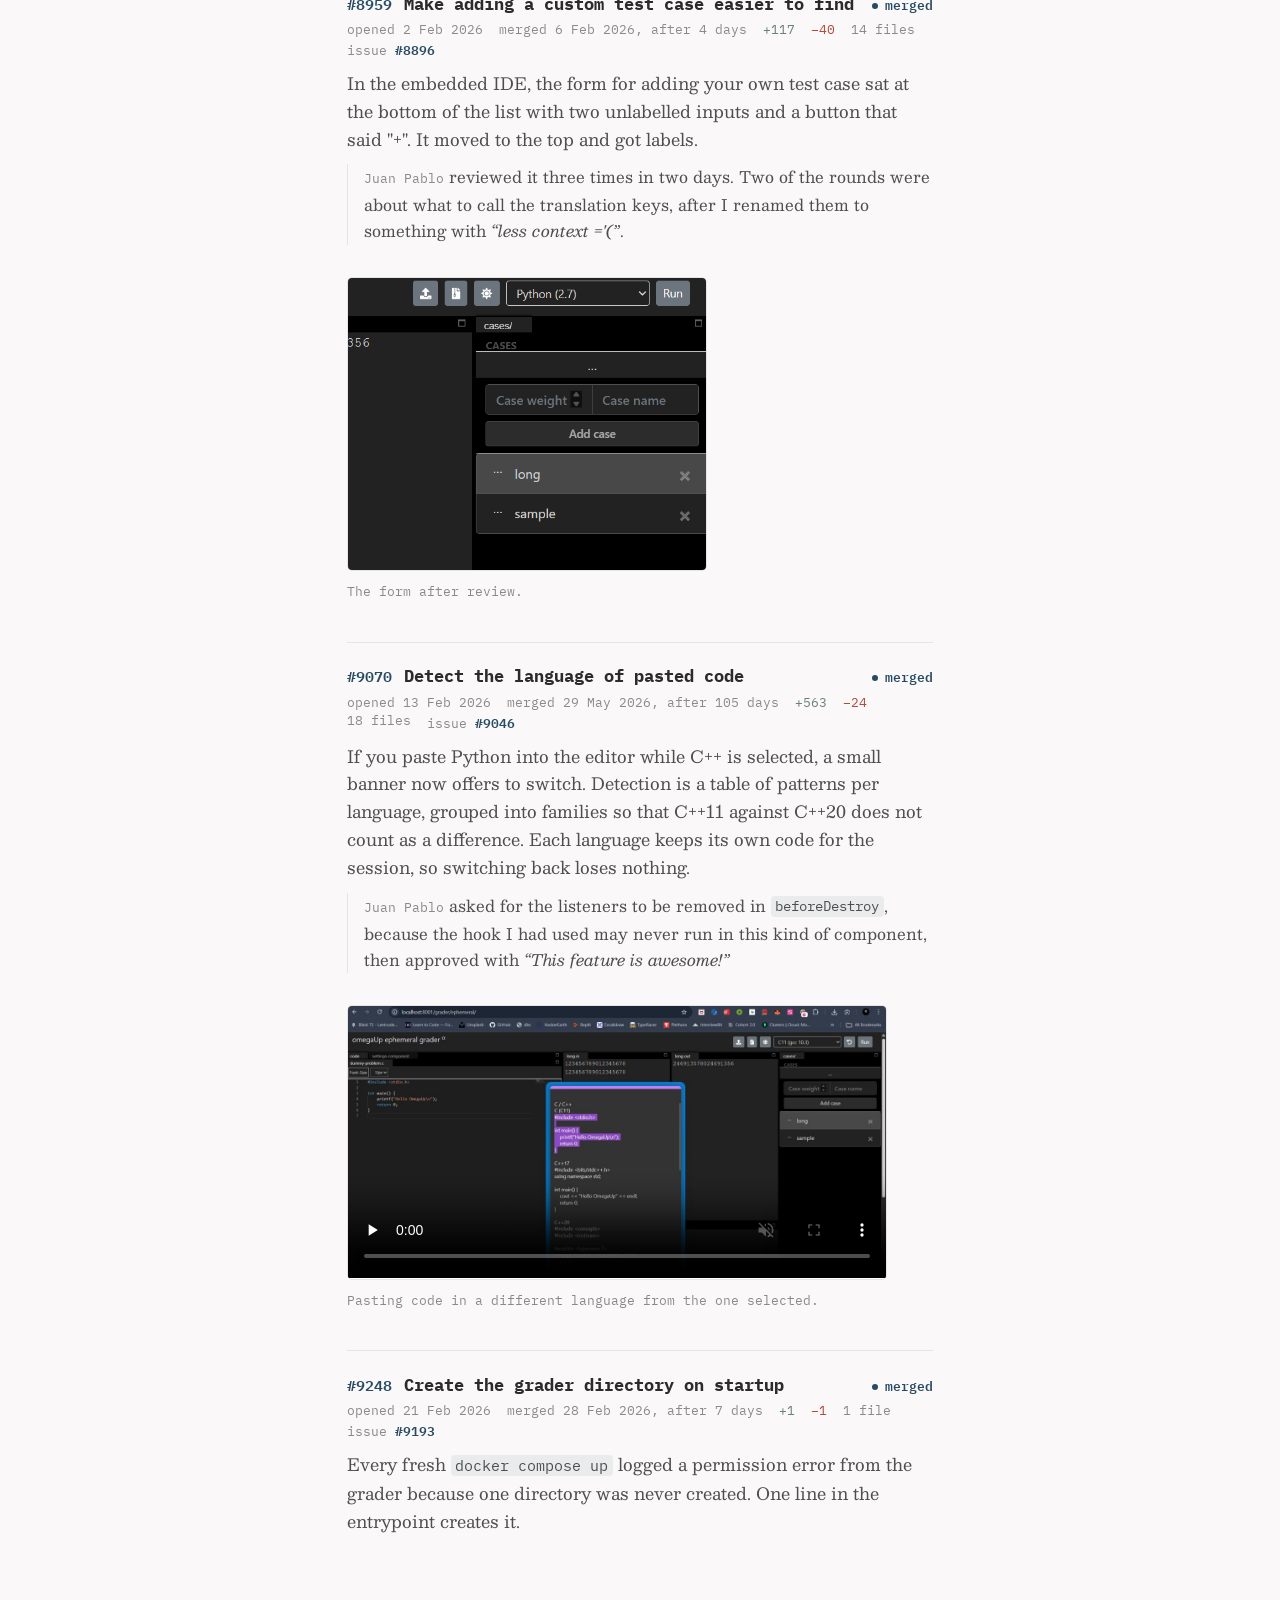
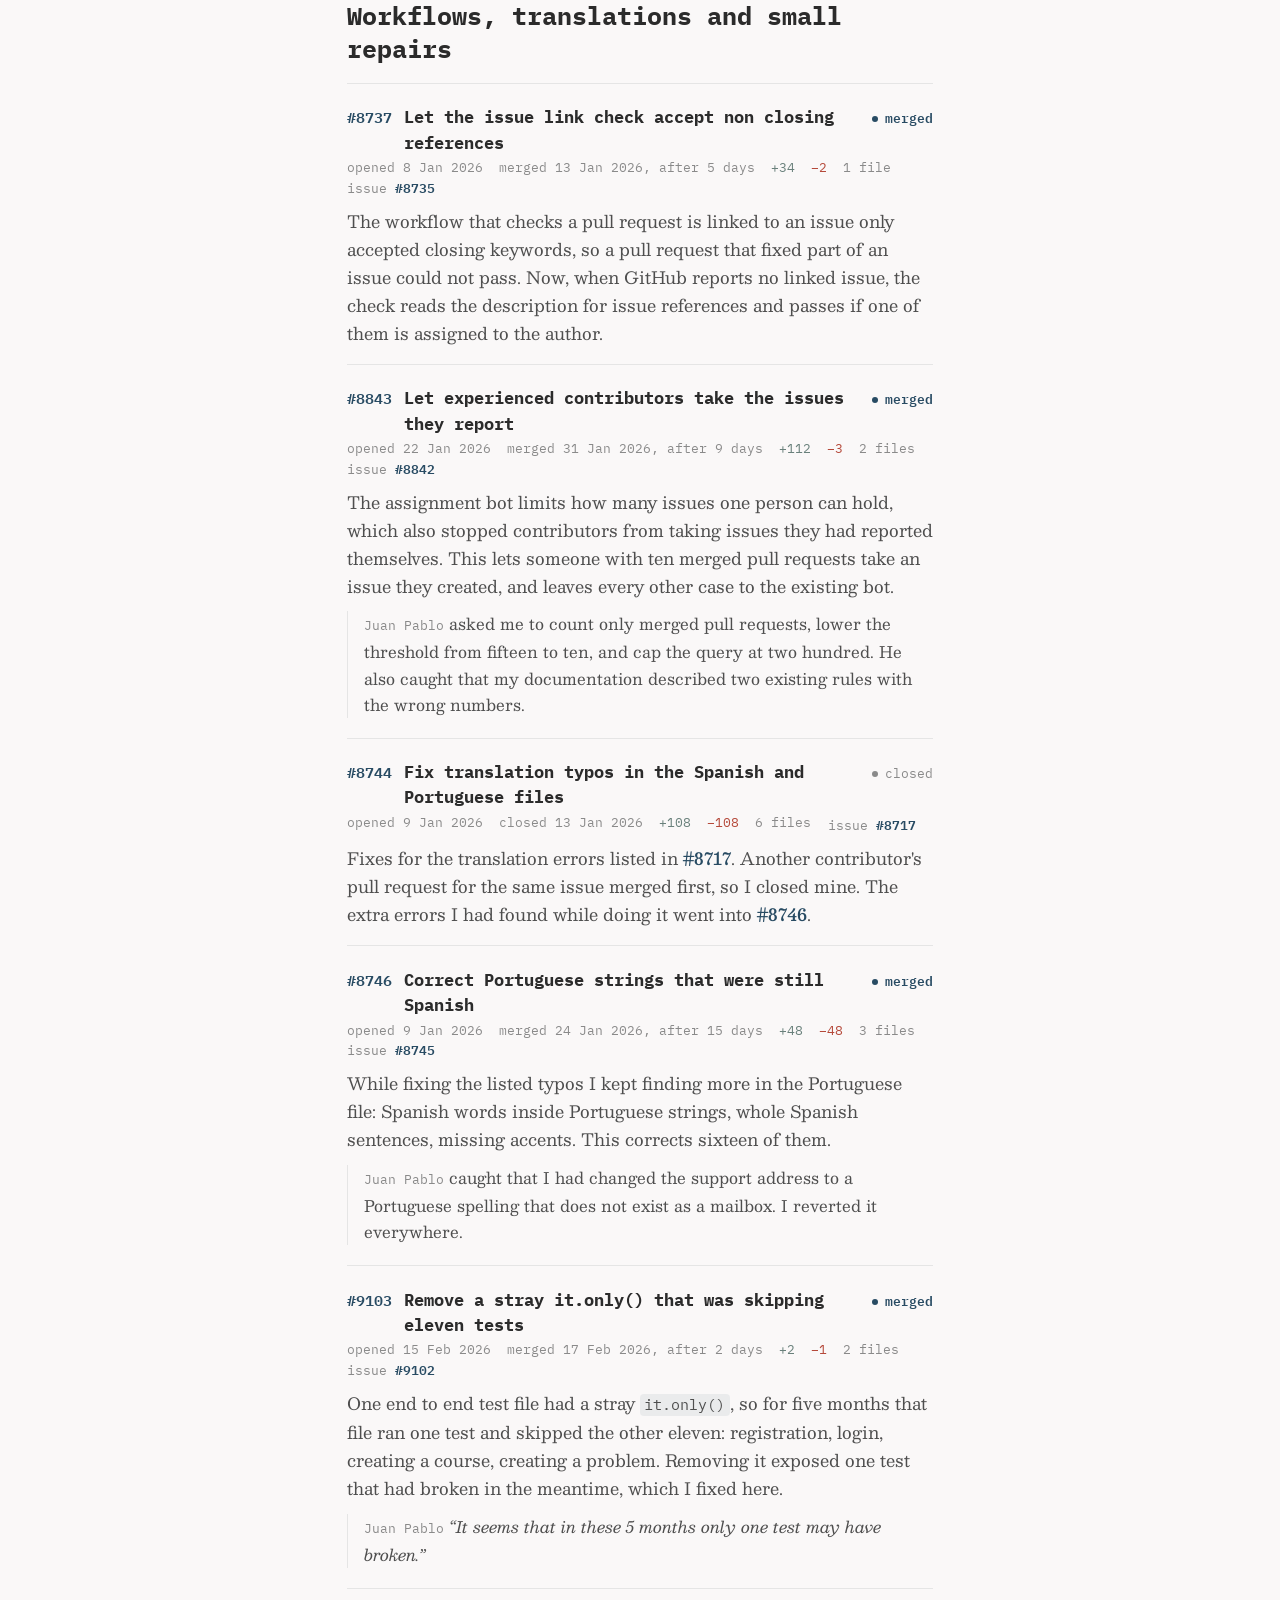
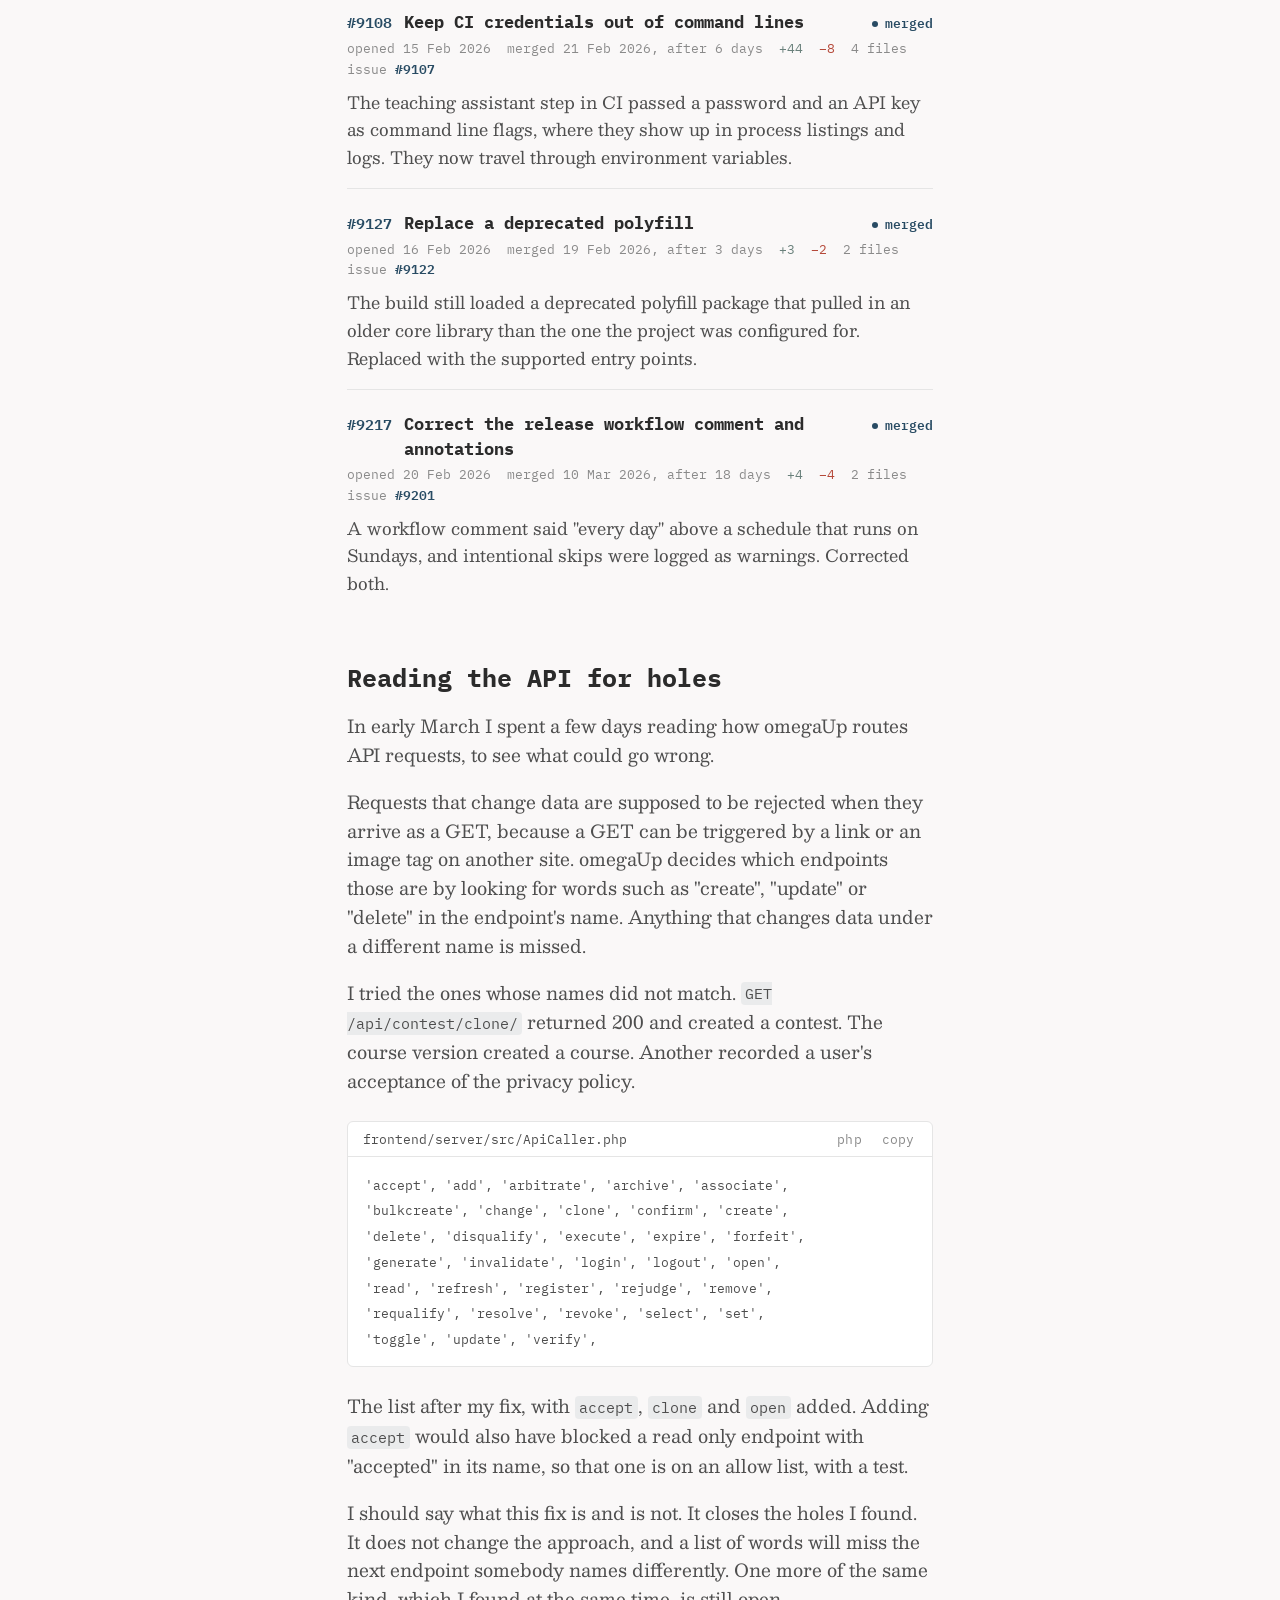
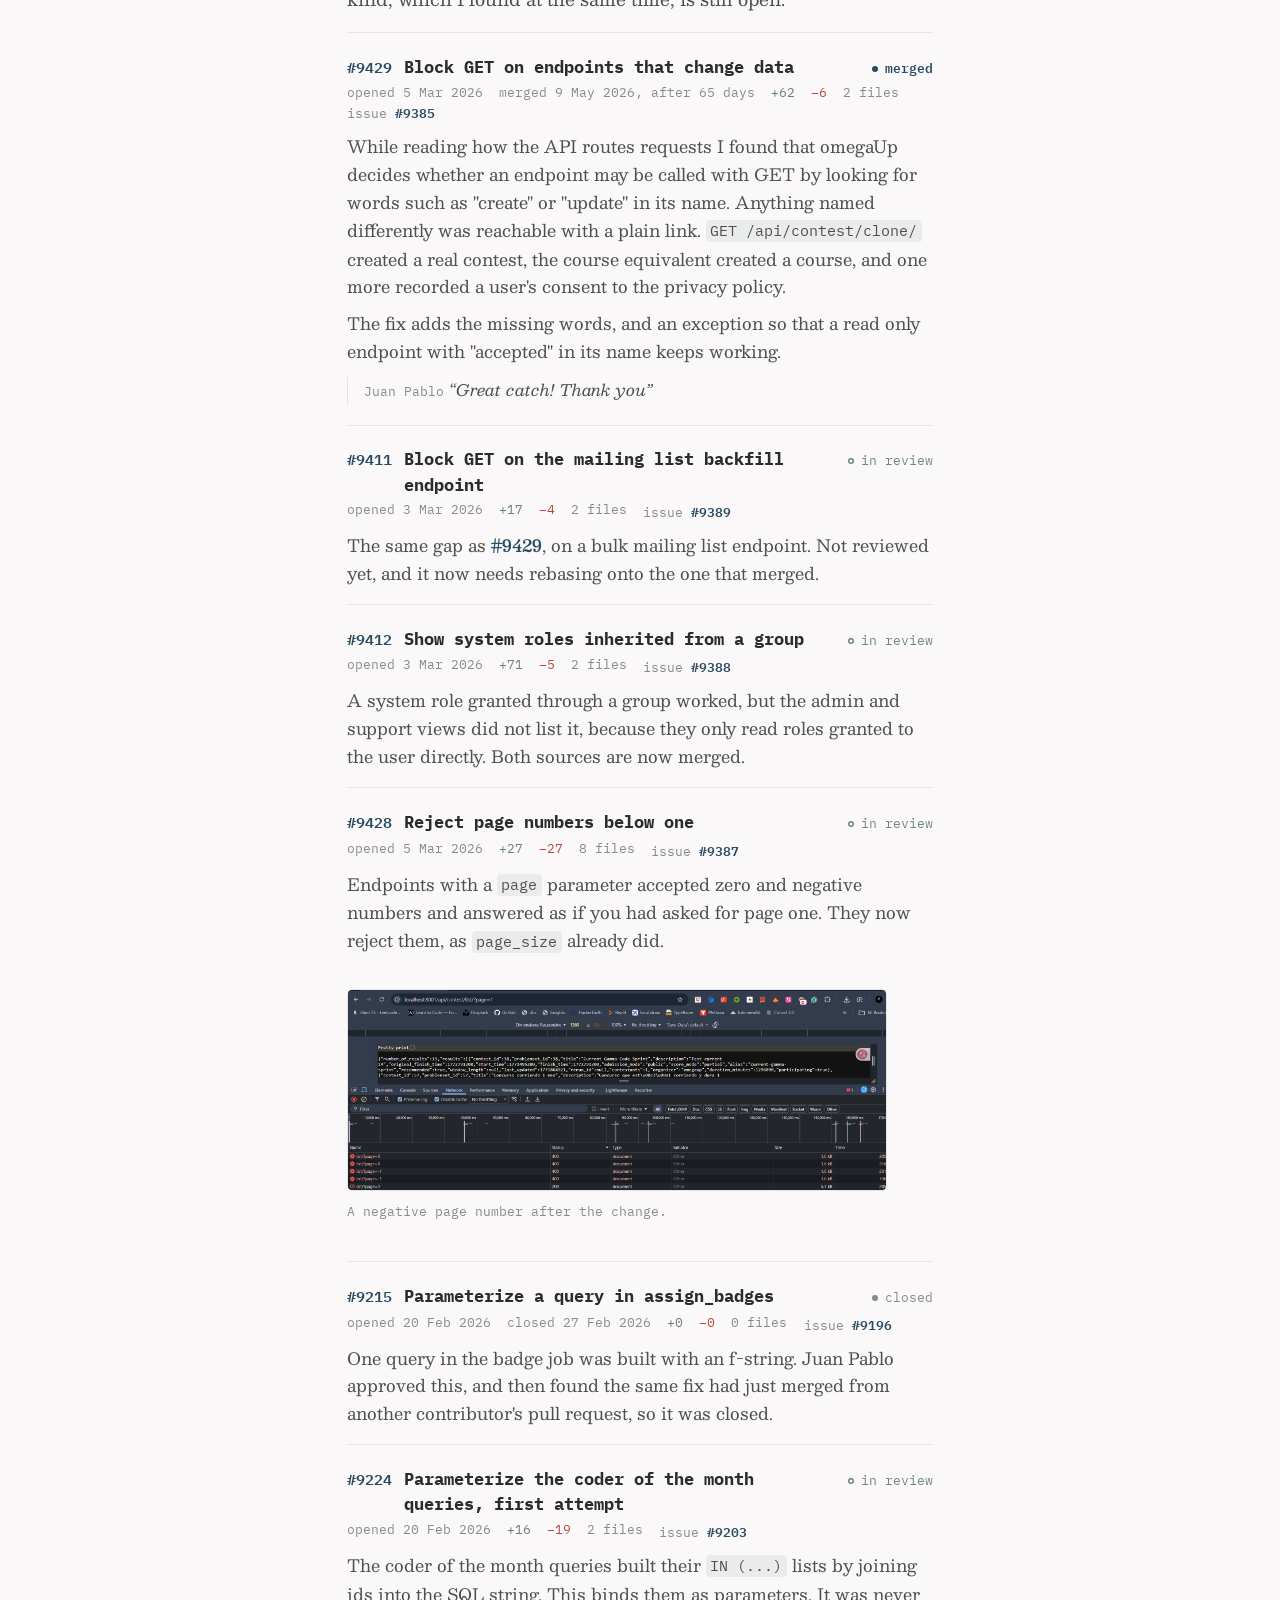
<file: gsoc/before-gsoc.html>
<!DOCTYPE html>
<html lang="en">
<head>
<meta charset="utf-8" />
<meta name="viewport" content="width=device-width, initial-scale=1.0" />
<title>Before the summer | Prasanna Mishra</title>
<meta name="description" content="Prasanna Mishra&#x27;s contributions to omegaUp from August 2025 to May 2026, before Google Summer of Code: GitHub sign in, endpoints that changed data on GET, language detection, and the pull requests that never got reviewed." />
<meta name="author" content="Prasanna Mishra" />
<meta name="theme-color" content="#faf8f8" />
<link rel="canonical" href="https://prasannamishra001.github.io/prasannamishra/gsoc/before-gsoc.html" />
<meta property="og:title" content="Before the summer" />
<meta property="og:description" content="Prasanna Mishra&#x27;s contributions to omegaUp from August 2025 to May 2026, before Google Summer of Code: GitHub sign in, endpoints that changed data on GET, language detection, and the pull requests that never got reviewed." />
<meta property="og:type" content="article" />
<link rel="icon" type="image/svg+xml" href="assets/gsoc-icon.svg" />
<script>(function(){try{var t=localStorage.getItem('gsoc-theme');if(t!=='dark'&&t!=='light')t=window.matchMedia&&window.matchMedia('(prefers-color-scheme: dark)').matches?'dark':'light';document.documentElement.setAttribute('data-theme',t);}catch(e){document.documentElement.setAttribute('data-theme','light');}})();</script>
<link rel="preconnect" href="https://fonts.googleapis.com" />
<link rel="preconnect" href="https://fonts.gstatic.com" crossorigin />
<link href="https://fonts.googleapis.com/css2?family=IBM+Plex+Mono:wght@400;600;700&family=Besley:ital,wght@0,400;0,600;1,400;1,600&display=swap" rel="stylesheet" />
<link rel="stylesheet" href="quartz.css" />
</head>
<body data-page="before-gsoc">
<div class="progress" aria-hidden="true"><i></i></div>
<div id="quartz-root" class="page"><div id="quartz-body">

<div class="left sidebar">
  <div>
    <div class="site-head">
      <h2 class="page-title"><a href="index.html">Prasanna Mishra</a></h2>
      <button type="button" class="theme-toggle" id="theme-toggle" aria-label="Switch between light and dark" title="Switch between light and dark"><svg class="sun" viewBox="0 0 24 24" fill="none" stroke="currentColor" stroke-width="1.8" stroke-linecap="round"><circle cx="12" cy="12" r="4"/><path d="M12 2v2.5M12 19.5V22M2 12h2.5M19.5 12H22M4.9 4.9l1.8 1.8M17.3 17.3l1.8 1.8M4.9 19.1l1.8-1.8M17.3 6.7l1.8-1.8"/></svg><svg class="moon" viewBox="0 0 24 24" fill="none" stroke="currentColor" stroke-width="1.8" stroke-linecap="round" stroke-linejoin="round"><path d="M20 14.5A8 8 0 0 1 9.5 4a8 8 0 1 0 10.5 10.5z"/></svg></button>
    </div>
    <p class="site-tag">google summer of code 2026 &middot; omegaup</p>
  </div>
  <div class="sidebar-logos">
    <img src="assets/gsoc-logo.svg" alt="Google Summer of Code" class="gsoc-mark" />
    <img src="assets/omegaup-logo.png" alt="omegaUp" class="org-mark" />
  </div>
  <div class="explorer"><button type="button" class="explorer-toggle" data-fold="explorer-content"><h2>Explorer</h2><svg xmlns="http://www.w3.org/2000/svg" width="12" height="12" viewBox="0 0 24 24" fill="none" stroke="currentColor" stroke-width="2" stroke-linecap="round" stroke-linejoin="round" class="fold"><polyline points="6 9 12 15 18 9"></polyline></svg></button><div class="explorer-content" id="explorer-content"><ul class="explorer-ul"><li><button type="button" class="folder-container" data-fold="folder-gsoc-2026"><svg xmlns="http://www.w3.org/2000/svg" width="12" height="12" viewBox="0 0 24 24" fill="none" stroke="currentColor" stroke-width="2" stroke-linecap="round" stroke-linejoin="round" class="folder-icon"><polyline points="9 18 15 12 9 6"></polyline></svg><span class="folder-title">gsoc-2026</span></button><ul id="folder-gsoc-2026"><li><a href="index.html">Summary</a></li><li><a href="control-plane.html">Cron control plane</a></li><li><a href="model-training.html">Model training</a></li><li><a href="health-checks.html">Problem health checks</a></li><li><a href="groundwork.html">Tests and query fixes</a></li><li><a href="alongside.html">Alongside the project</a></li><li><a href="lessons.html">What I learned</a></li></ul></li><li><button type="button" class="folder-container" data-fold="folder-journey"><svg xmlns="http://www.w3.org/2000/svg" width="12" height="12" viewBox="0 0 24 24" fill="none" stroke="currentColor" stroke-width="2" stroke-linecap="round" stroke-linejoin="round" class="folder-icon"><polyline points="9 18 15 12 9 6"></polyline></svg><span class="folder-title">journey</span></button><ul id="folder-journey"><li><a href="before-gsoc.html" class="active">Before the summer</a></li><li><a href="after-gsoc.html">After the summer</a></li><li><a href="journey.html">Timeline</a></li></ul></li><li><button type="button" class="folder-container" data-fold="folder-records"><svg xmlns="http://www.w3.org/2000/svg" width="12" height="12" viewBox="0 0 24 24" fill="none" stroke="currentColor" stroke-width="2" stroke-linecap="round" stroke-linejoin="round" class="folder-icon"><polyline points="9 18 15 12 9 6"></polyline></svg><span class="folder-title">records</span></button><ul id="folder-records"><li><a href="pull-requests.html">Pull requests</a></li><li><a href="issues.html">Issues</a></li><li><a href="reviews.html">Reviews</a></li></ul></li><li><button type="button" class="folder-container" data-fold="folder-elsewhere"><svg xmlns="http://www.w3.org/2000/svg" width="12" height="12" viewBox="0 0 24 24" fill="none" stroke="currentColor" stroke-width="2" stroke-linecap="round" stroke-linejoin="round" class="folder-icon"><polyline points="9 18 15 12 9 6"></polyline></svg><span class="folder-title">elsewhere</span></button><ul id="folder-elsewhere"><li><a href="../index.html">Back to the portfolio</a></li><li><a href="https://github.com/omegaup/omegaup/pulls?q=is%3Apr+author%3APrasannaMishra001">My pull requests on GitHub</a></li><li><a href="https://github.com/omegaup/omegaup/issues/9992">The control plane issue</a></li><li><a href="https://summerofcode.withgoogle.com/">Google Summer of Code</a></li></ul></li></ul></div></div>
  <p class="sidebar-updated"><span class="pulse"></span>still going &middot; updated 8 Oct 2026</p>
</div>

<div class="center">
  <div class="page-header">
    <nav class="breadcrumb-container" aria-label="breadcrumbs"><div class="breadcrumb-element"><a href="../index.html">Home</a><p>&#10095;</p></div><div class="breadcrumb-element"><a href="index.html">gsoc 2026 omegaup</a><p>&#10095;</p></div><div class="breadcrumb-element"><a href="before-gsoc.html">before the summer</a></div></nav>
    <h1 class="article-title">Before the summer</h1>
    <p class="content-meta"><time datetime="2026-10-08">updated 8 Oct 2026</time><span>22 min read</span></p>
  </div>
  <article>
<p class="lede">My first pull request to omegaUp was on 31 August 2025. Between then and the first day of
the coding period I opened fifty six, of which twenty seven have merged. This page is those nine months,
including the part that did not go well.</p>

<h2 id="how-it-started">How it started<a role="anchor" aria-hidden="true" tabindex="-1" href="#how-it-started" class="anchor">#</a></h2>
<p>I set up the project in late August 2025 and asked for a bug about how contest dates were shown. That became
my first pull request. Four days later I opened a second, a small alignment fix, and that one merged first.</p>
<section class="record" id="pr-8412"><div class="record-head"><a class="n" href="https://github.com/omegaup/omegaup/pull/8412">#8412</a><h4>Human readable and relative contest dates</h4><span class="pr-state pr-state-merged" data-state-for="pull/8412">merged</span></div><div class="record-meta"><span>opened 31 Aug 2025</span><span>merged 27 Feb 2026, after 180 days</span><span class="add">+544</span><span class="del">&minus;24</span><span>15 files</span><span>issue <a href="https://github.com/omegaup/omegaup/issues/8381">#8381</a></span></div><p>My first pull request, and for a long time my oldest open one. The contest list printed raw date strings.
Now each tab says what a person would say: "Ends in 3 hours", "Starts in 5 days", or the full date with the
month spelled out once it is more than fifteen days away. The exact time stays available as a tooltip.</p><p>It took six months to merge, and most of that was my own doing. I stepped away, the branch was deleted,
and in January I rebuilt the change on top of current main.</p><div class="review"><p><span class="who">Juan Pablo</span> pointed out that my first version built the sentences in English inside the component, which <q>would work fine if we only displayed information in English</q>. Every string went into the translation files, and the logic moved into <code>time.ts</code> where the rest of the date code lives.</p><p><span class="who">Juan Pablo</span> later asked for a days format between two and fifteen days, with singular forms, and sent the wording he wanted in English, Spanish and Portuguese along with test contests for the bootstrap data.</p></div><figure class="video reveal m"><video controls muted playsinline preload="none" poster="assets/video/contest-dates.jpg" width="1280" height="770"><source src="assets/video/contest-dates.mp4" type="video/mp4" /></video><figcaption>The three tabs after the final review round.</figcaption></figure></section><section class="record" id="pr-8426"><div class="record-head"><a class="n" href="https://github.com/omegaup/omegaup/pull/8426">#8426</a><h4>Fix contest button alignment</h4><span class="pr-state pr-state-merged" data-state-for="pull/8426">merged</span></div><div class="record-meta"><span>opened 4 Sep 2025</span><span>merged 9 Sep 2025, after 5 days</span><span class="add">+21</span><span class="del">&minus;22</span><span>1 file</span><span>issue <a href="https://github.com/omegaup/omegaup/issues/8422">#8422</a></span></div><p>The first one to merge, five days after I opened it. The icon and label on the contest card buttons sat at
different heights because the text was wrapped in paragraph tags. I removed the wrappers and gave every button
the same alignment classes.</p><div class="review"><p><span class="who">Juan Pablo</span> asked for two more things while I was in there: white hover text on the green Scoreboard button, and both buttons the same size.</p></div><figure class="zoomable reveal s "><img src="assets/shot/contest-buttons.png" alt="The buttons after the review changes." width="613" height="439" loading="lazy" decoding="async" /><figcaption>The buttons after the review changes.</figcaption></figure></section><section class="record" id="pr-8599"><div class="record-head"><a class="n" href="https://github.com/omegaup/omegaup/pull/8599">#8599</a><h4>Navbar hover effects, hover dropdowns and profile progress</h4><span class="pr-state pr-state-merged" data-state-for="pull/8599">merged</span></div><div class="record-meta"><span>opened 6 Dec 2025</span><span>merged 17 Jan 2026, after 42 days</span><span class="add">+109</span><span class="del">&minus;6</span><span>1 file</span><span>issue <a href="https://github.com/omegaup/omegaup/issues/8598">#8598</a></span></div><p>Hover effects for the navbar, dropdowns that open on hover on desktop, and the profile completion percentage
printed inside its progress bar. It went through four rounds of review over six weeks.</p><p>My first two attempts used JavaScript listeners, and each one had a state bug: two menus open at once, or a
menu that would not close. The version that merged is CSS only. A <code>:has(.dropdown.show)</code> rule
switches hover off while a menu is clicked open, and an invisible strip under each toggle covers the gap the
pointer has to cross.</p><div class="review"><p><span class="who">Juan Pablo</span> listed what was wrong with the listener approach and asked <q>What do you think about removing this block of code and using a different approach based on a pure CSS?</q></p></div><figure class="video reveal m"><video controls muted playsinline preload="none" poster="assets/video/navbar-hover.jpg" width="1280" height="652"><source src="assets/video/navbar-hover.mp4" type="video/mp4" /></video><figcaption>Hover dropdowns closing when the pointer moves to another menu.</figcaption></figure></section><section class="record" id="pr-8743"><div class="record-head"><a class="n" href="https://github.com/omegaup/omegaup/pull/8743">#8743</a><h4>Navbar hover fixes, opened by mistake</h4><span class="pr-state pr-state-closed" data-state-for="pull/8743">closed</span></div><div class="record-meta"><span>opened 9 Jan 2026</span><span>closed 9 Jan 2026</span><span class="add">+113</span><span class="del">&minus;5</span><span>2 files</span></div><p>A draft I opened by mistake from the wrong branch and closed about ninety seconds later. The same work went
onto <a href="https://github.com/omegaup/omegaup/pull/8599">#8599</a>.</p></section>

<p>Then I disappeared for three months. I came back in December with the navbar change above and from January
I was contributing most days.</p>
<h2 id="january">January and February: being told how things are done here<a role="anchor" aria-hidden="true" tabindex="-1" href="#january" class="anchor">#</a></h2>
<p>Eighteen pull requests in the first three and a half weeks of January. Looking back, this was the month I learned the project's
rules by breaking them one at a time, and Juan Pablo was patient about it.</p>
<p>Every string goes through the translation files. Logic goes where the codebase already keeps that kind of
logic. Prefer a few lines of CSS to a clever script. Test against real data, not an empty page. Split large
changes. I was told each of these at least once.</p>
<section class="record" id="pr-8736"><div class="record-head"><a class="n" href="https://github.com/omegaup/omegaup/pull/8736">#8736</a><h4>Toggle to hide the problem filters</h4><span class="pr-state pr-state-merged" data-state-for="pull/8736">merged</span></div><div class="record-meta"><span>opened 8 Jan 2026</span><span>merged 24 Jan 2026, after 16 days</span><span class="add">+88</span><span class="del">&minus;5</span><span>13 files</span><span>issue <a href="https://github.com/omegaup/omegaup/issues/8763">#8763</a></span></div><p>Problem collection pages always showed the filter sidebar. This adds a button that slides it away so the
problem table takes the full width.</p><p>I had tested the first version against an empty collection, which hid the fact that my button was taking
space from the table. Juan Pablo showed me how to fill a local collection, and getting that set up by hand
is what later became <a href="https://github.com/omegaup/omegaup/pull/8894">#8894</a>.</p><div class="review"><p><span class="who">Juan Pablo</span> asked for the labels to go through the translation files, for the button to sit exactly where the sidebar collapses, and <q>for extra points</q> a sliding animation.</p></div><figure class="video reveal m"><video controls muted playsinline preload="none" poster="assets/video/filters-toggle.jpg" width="1280" height="618"><source src="assets/video/filters-toggle.mp4" type="video/mp4" /></video><figcaption>The final version on a populated collection.</figcaption></figure></section><section class="record" id="pr-8846"><div class="record-head"><a class="n" href="https://github.com/omegaup/omegaup/pull/8846">#8846</a><h4>A tilt effect for badges</h4><span class="pr-state pr-state-merged" data-state-for="pull/8846">merged</span></div><div class="record-meta"><span>opened 22 Jan 2026</span><span>merged 24 Jan 2026, after 2 days</span><span class="add">+181</span><span class="del">&minus;17</span><span>3 files</span><span>issue <a href="https://github.com/omegaup/omegaup/issues/8845">#8845</a></span></div><p>Badges were flat images. This wraps them in a small component that tilts with the pointer, drawn as four
stacked layers to fake thickness. No library, and the badge artwork is untouched.</p><figure class="video reveal s"><video controls muted playsinline preload="none" poster="assets/video/badge-3d.jpg" width="810" height="782"><source src="assets/video/badge-3d.mp4" type="video/mp4" /></video></figure></section><section class="record" id="pr-8851"><div class="record-head"><a class="n" href="https://github.com/omegaup/omegaup/pull/8851">#8851</a><h4>Full verdict names in the profile chart tooltips</h4><span class="pr-state pr-state-merged" data-state-for="pull/8851">merged</span></div><div class="record-meta"><span>opened 22 Jan 2026</span><span>merged 24 Jan 2026, after 2 days</span><span class="add">+36</span><span class="del">&minus;2</span><span>1 file</span><span>issue <a href="https://github.com/omegaup/omegaup/issues/8850">#8850</a></span></div><p>The profile charts showed verdict codes such as AC and TLE in their tooltips. They now show the full
translated name.</p><figure class="video reveal s"><video controls muted playsinline preload="none" poster="assets/video/verdict-tooltip.jpg" width="944" height="700"><source src="assets/video/verdict-tooltip.mp4" type="video/mp4" /></video></figure></section><section class="record" id="pr-9143"><div class="record-head"><a class="n" href="https://github.com/omegaup/omegaup/pull/9143">#9143</a><h4>Fix the date of birth shifting by a day</h4><span class="pr-state pr-state-merged" data-state-for="pull/9143">merged</span></div><div class="record-meta"><span>opened 16 Feb 2026</span><span>merged 21 Feb 2026, after 5 days</span><span class="add">+26</span><span class="del">&minus;8</span><span>3 files</span><span>issue <a href="https://github.com/omegaup/omegaup/issues/7927">#7927</a></span></div><p>On the profile page the date of birth moved back a day after saving, for anyone west of UTC. The date was
being built from a string with the timezone stripped. It is now built from the UTC parts.</p><p>Juan Pablo could not reproduce the report at first, so I recorded it happening.</p><figure class="video reveal m"><video controls muted playsinline preload="none" poster="assets/video/dob-bug.jpg" width="1280" height="674"><source src="assets/video/dob-bug.mp4" type="video/mp4" /></video><figcaption>The bug, before the fix.</figcaption></figure></section><section class="record" id="pr-9105"><div class="record-head"><a class="n" href="https://github.com/omegaup/omegaup/pull/9105">#9105</a><h4>Use https for external links</h4><span class="pr-state pr-state-merged" data-state-for="pull/9105">merged</span></div><div class="record-meta"><span>opened 15 Feb 2026</span><span>merged 21 Feb 2026, after 6 days</span><span class="add">+95</span><span class="del">&minus;41</span><span>9 files</span><span>issue <a href="https://github.com/omegaup/omegaup/issues/9104">#9104</a></span></div><p>Six external links still used http. Juan Pablo wondered whether the file that already held the blog links
should hold every external link, and I built that before he had answered whether it belonged in this pull
request. He approved it and said it could have been its own issue, which was fair.</p></section>

<h3 id="github-sign-in">GitHub sign in<a role="anchor" aria-hidden="true" tabindex="-1" href="#github-sign-in" class="anchor">#</a></h3>
<p>The first thing I built that crossed the whole stack.</p>
<section class="record" id="pr-8794"><div class="record-head"><a class="n" href="https://github.com/omegaup/omegaup/pull/8794">#8794</a><h4>GitHub sign in</h4><span class="pr-state pr-state-merged" data-state-for="pull/8794">merged</span></div><div class="record-meta"><span>opened 18 Jan 2026</span><span>merged 9 Feb 2026, after 22 days</span><span class="add">+713</span><span class="del">&minus;9</span><span>25 files</span><span>issue <a href="https://github.com/omegaup/omegaup/issues/8747">#8747</a></span></div><p>omegaUp had Google and Facebook sign in and no GitHub. This adds the whole flow: the OAuth exchange on the
server, a state value in a cookie that the callback must match so a forged callback is rejected, matching by
primary verified email so an existing account is reused, the button, a setup guide and tests.</p><p>It was my first change that touched the backend, the frontend, configuration and documentation together, and
the review read like a checklist I now run myself before asking for one.</p><div class="review"><p><span class="who">Juan Pablo</span> asked me to replace <code>Math.random()</code> with <code>crypto.getRandomValues()</code> for the state value, to drop inline styles <q>to keep our CSP effective</q>, to add an <code>aria-label</code> and then to translate it, and to document the credentials in <code>config.php</code>, which is not versioned and so cannot be committed by accident.</p></div><figure class="video reveal m"><video controls muted playsinline preload="none" poster="assets/video/github-signin.jpg" width="1280" height="692"><source src="assets/video/github-signin.mp4" type="video/mp4" /></video><figcaption>Signing in with GitHub on a local instance.</figcaption></figure></section>

<div class="codeblock reveal"><div class="codeblock-head"><span class="file">frontend/server/src/Controllers/Session.php</span><span class="lang">php</span><button type="button">copy</button></div><pre class="hl"><code><span class="x">$sessionManager = self::getSessionManagerInstance();</span>
<span class="x">$storedState = $sessionManager-&gt;getCookie(&#39;github_oauth_state&#39;);</span>
<span class="x">if (is_null($storedState) || $storedState !== $state) {</span>
<span class="x">    self::$log-&gt;error(&#39;Invalid GitHub CSRF token&#39;);</span>
<span class="x">    throw new \OmegaUp\Exceptions\InvalidParameterException(</span>
<span class="x">        &#39;loginGitHubInvalidCSRFToken&#39;,</span>
<span class="x">        &#39;state&#39;</span>
<span class="x">    );</span>
<span class="x">}</span></code></pre></div>

<p>The check that rejects a forged callback. The server sets a random value in a cookie when it renders the
login page, GitHub hands the same value back, and if the two differ the login stops.</p>
<h3 id="fidelitas">Fixing data<a role="anchor" aria-hidden="true" tabindex="-1" href="#fidelitas" class="anchor">#</a></h3>
<section class="record" id="pr-8874"><div class="record-head"><a class="n" href="https://github.com/omegaup/omegaup/pull/8874">#8874</a><h4>Merge eighteen duplicates of one school</h4><span class="pr-state pr-state-merged" data-state-for="pull/8874">merged</span></div><div class="record-meta"><span>opened 24 Jan 2026</span><span>merged 31 Jan 2026, after 7 days</span><span class="add">+37</span><span class="del">&minus;0</span><span>1 file</span><span>issue <a href="https://github.com/omegaup/omegaup/issues/8417">#8417</a></span></div><p>One university had been entered eighteen times under different spellings. This migration points every
reference at the official record and then removes the duplicates.</p><p>The review turned a script that would probably have worked into one that could not do damage.</p><div class="review"><p><span class="who">Juan Pablo</span> pointed out that my verification queries at the end did not stop the delete from running, and proposed a delete that only removes a school no table still refers to. He also explained why summing the monthly solved counts into the surviving school would double count, and asked for everything to run in one transaction.</p></div></section><section class="record" id="pr-9250"><div class="record-head"><a class="n" href="https://github.com/omegaup/omegaup/pull/9250">#9250</a><h4>Match schools by exact name and location</h4><span class="pr-state pr-state-merged" data-state-for="pull/9250">merged</span></div><div class="record-meta"><span>opened 21 Feb 2026</span><span>merged 7 Oct 2026, after 228 days</span><span class="add">+246</span><span class="del">&minus;7</span><span>4 files</span><span>issue <a href="https://github.com/omegaup/omegaup/issues/9211">#9211</a></span></div><p>Creating a school looked for an existing one with the autocomplete search, which matches any part of the
name, so creating "Fidelitas" could hand back "Universidad de Fidelitas". This adds an exact match.</p><p>It sat untouched for seven months and merged in a week once the maintainers picked the school cleanup back up.</p><div class="review"><p><span class="who">Juan Pablo</span> opened with <q>Sorry for the late review. We're now picking up the Schools de-duplication project again, so this PR is a good first step</q>, and asked whether country and state should be part of the match, since two schools can share a name in different places. They are now, and a school created without a location only ever matches another one without a location.</p></div></section><section class="record" id="pr-9432"><div class="record-head"><a class="n" href="https://github.com/omegaup/omegaup/pull/9432">#9432</a><h4>Remove a field that was always null</h4><span class="pr-state pr-state-merged" data-state-for="pull/9432">merged</span></div><div class="record-meta"><span>opened 6 Mar 2026</span><span>merged 27 May 2026, after 82 days</span><span class="add">+2</span><span class="del">&minus;2</span><span>2 files</span><span>issue <a href="https://github.com/omegaup/omegaup/issues/9386">#9386</a></span></div><p>One endpoint always returned <code>contest_alias: null</code> because the value was hardcoded. I made it
return the real value. Juan Pablo looked at the history, saw nobody had needed that field in four years, and
asked me to remove it. So what merged is the opposite of the title.</p><figure class="video reveal m"><video controls muted playsinline preload="none" poster="assets/video/clarification.jpg" width="1280" height="702"><source src="assets/video/clarification.mp4" type="video/mp4" /></video><figcaption>The response before and after.</figcaption></figure></section>

<h2 id="the-ide">The embedded IDE<a role="anchor" aria-hidden="true" tabindex="-1" href="#the-ide" class="anchor">#</a></h2>
<p>omegaUp has an editor where you can run code against your own test cases. Three of my changes to it merged.</p>
<section class="record" id="pr-8959"><div class="record-head"><a class="n" href="https://github.com/omegaup/omegaup/pull/8959">#8959</a><h4>Make adding a custom test case easier to find</h4><span class="pr-state pr-state-merged" data-state-for="pull/8959">merged</span></div><div class="record-meta"><span>opened 2 Feb 2026</span><span>merged 6 Feb 2026, after 4 days</span><span class="add">+117</span><span class="del">&minus;40</span><span>14 files</span><span>issue <a href="https://github.com/omegaup/omegaup/issues/8896">#8896</a></span></div><p>In the embedded IDE, the form for adding your own test case sat at the bottom of the list with two unlabelled
inputs and a button that said "+". It moved to the top and got labels.</p><div class="review"><p><span class="who">Juan Pablo</span> reviewed it three times in two days. Two of the rounds were about what to call the translation keys, after I renamed them to something with <q>less context ='(</q>.</p></div><figure class="zoomable reveal s "><img src="assets/shot/case-selector.png" alt="The form after review." width="552" height="451" loading="lazy" decoding="async" /><figcaption>The form after review.</figcaption></figure></section><section class="record" id="pr-9070"><div class="record-head"><a class="n" href="https://github.com/omegaup/omegaup/pull/9070">#9070</a><h4>Detect the language of pasted code</h4><span class="pr-state pr-state-merged" data-state-for="pull/9070">merged</span></div><div class="record-meta"><span>opened 13 Feb 2026</span><span>merged 29 May 2026, after 105 days</span><span class="add">+563</span><span class="del">&minus;24</span><span>18 files</span><span>issue <a href="https://github.com/omegaup/omegaup/issues/9046">#9046</a></span></div><p>If you paste Python into the editor while C++ is selected, a small banner now offers to switch. Detection is
a table of patterns per language, grouped into families so that C++11 against C++20 does not count as a
difference. Each language keeps its own code for the session, so switching back loses nothing.</p><div class="review"><p><span class="who">Juan Pablo</span> asked for the listeners to be removed in <code>beforeDestroy</code>, because the hook I had used may never run in this kind of component, then approved with <q>This feature is awesome!</q></p></div><figure class="video reveal m"><video controls muted playsinline preload="none" poster="assets/video/language-detect.jpg" width="1280" height="648"><source src="assets/video/language-detect.mp4" type="video/mp4" /></video><figcaption>Pasting code in a different language from the one selected.</figcaption></figure></section><section class="record" id="pr-9248"><div class="record-head"><a class="n" href="https://github.com/omegaup/omegaup/pull/9248">#9248</a><h4>Create the grader directory on startup</h4><span class="pr-state pr-state-merged" data-state-for="pull/9248">merged</span></div><div class="record-meta"><span>opened 21 Feb 2026</span><span>merged 28 Feb 2026, after 7 days</span><span class="add">+1</span><span class="del">&minus;1</span><span>1 file</span><span>issue <a href="https://github.com/omegaup/omegaup/issues/9193">#9193</a></span></div><p>Every fresh <code>docker compose up</code> logged a permission error from the grader because one directory
was never created. One line in the entrypoint creates it.</p></section>

<h2 id="chores">Workflows, translations and small repairs<a role="anchor" aria-hidden="true" tabindex="-1" href="#chores" class="anchor">#</a></h2>
<section class="record" id="pr-8737"><div class="record-head"><a class="n" href="https://github.com/omegaup/omegaup/pull/8737">#8737</a><h4>Let the issue link check accept non closing references</h4><span class="pr-state pr-state-merged" data-state-for="pull/8737">merged</span></div><div class="record-meta"><span>opened 8 Jan 2026</span><span>merged 13 Jan 2026, after 5 days</span><span class="add">+34</span><span class="del">&minus;2</span><span>1 file</span><span>issue <a href="https://github.com/omegaup/omegaup/issues/8735">#8735</a></span></div><p>The workflow that checks a pull request is linked to an issue only accepted closing keywords, so a pull
request that fixed part of an issue could not pass. Now, when GitHub reports no linked issue, the check reads
the description for issue references and passes if one of them is assigned to the author.</p></section><section class="record" id="pr-8843"><div class="record-head"><a class="n" href="https://github.com/omegaup/omegaup/pull/8843">#8843</a><h4>Let experienced contributors take the issues they report</h4><span class="pr-state pr-state-merged" data-state-for="pull/8843">merged</span></div><div class="record-meta"><span>opened 22 Jan 2026</span><span>merged 31 Jan 2026, after 9 days</span><span class="add">+112</span><span class="del">&minus;3</span><span>2 files</span><span>issue <a href="https://github.com/omegaup/omegaup/issues/8842">#8842</a></span></div><p>The assignment bot limits how many issues one person can hold, which also stopped contributors from taking
issues they had reported themselves. This lets someone with ten merged pull requests take an issue they
created, and leaves every other case to the existing bot.</p><div class="review"><p><span class="who">Juan Pablo</span> asked me to count only merged pull requests, lower the threshold from fifteen to ten, and cap the query at two hundred. He also caught that my documentation described two existing rules with the wrong numbers.</p></div></section><section class="record" id="pr-8744"><div class="record-head"><a class="n" href="https://github.com/omegaup/omegaup/pull/8744">#8744</a><h4>Fix translation typos in the Spanish and Portuguese files</h4><span class="pr-state pr-state-closed" data-state-for="pull/8744">closed</span></div><div class="record-meta"><span>opened 9 Jan 2026</span><span>closed 13 Jan 2026</span><span class="add">+108</span><span class="del">&minus;108</span><span>6 files</span><span>issue <a href="https://github.com/omegaup/omegaup/issues/8717">#8717</a></span></div><p>Fixes for the translation errors listed in <a href="https://github.com/omegaup/omegaup/issues/8717">#8717</a>. Another contributor's pull request for the same issue
merged first, so I closed mine. The extra errors I had found while doing it went into <a href="https://github.com/omegaup/omegaup/pull/8746">#8746</a>.</p></section><section class="record" id="pr-8746"><div class="record-head"><a class="n" href="https://github.com/omegaup/omegaup/pull/8746">#8746</a><h4>Correct Portuguese strings that were still Spanish</h4><span class="pr-state pr-state-merged" data-state-for="pull/8746">merged</span></div><div class="record-meta"><span>opened 9 Jan 2026</span><span>merged 24 Jan 2026, after 15 days</span><span class="add">+48</span><span class="del">&minus;48</span><span>3 files</span><span>issue <a href="https://github.com/omegaup/omegaup/issues/8745">#8745</a></span></div><p>While fixing the listed typos I kept finding more in the Portuguese file: Spanish words inside Portuguese
strings, whole Spanish sentences, missing accents. This corrects sixteen of them.</p><div class="review"><p><span class="who">Juan Pablo</span> caught that I had changed the support address to a Portuguese spelling that does not exist as a mailbox. I reverted it everywhere.</p></div></section><section class="record" id="pr-9103"><div class="record-head"><a class="n" href="https://github.com/omegaup/omegaup/pull/9103">#9103</a><h4>Remove a stray it.only() that was skipping eleven tests</h4><span class="pr-state pr-state-merged" data-state-for="pull/9103">merged</span></div><div class="record-meta"><span>opened 15 Feb 2026</span><span>merged 17 Feb 2026, after 2 days</span><span class="add">+2</span><span class="del">&minus;1</span><span>2 files</span><span>issue <a href="https://github.com/omegaup/omegaup/issues/9102">#9102</a></span></div><p>One end to end test file had a stray <code>it.only()</code>, so for five months that file ran one test and
skipped the other eleven: registration, login, creating a course, creating a problem. Removing it exposed one
test that had broken in the meantime, which I fixed here.</p><div class="review"><p><span class="who">Juan Pablo</span> <q>It seems that in these 5 months only one test may have broken.</q></p></div></section><section class="record" id="pr-9108"><div class="record-head"><a class="n" href="https://github.com/omegaup/omegaup/pull/9108">#9108</a><h4>Keep CI credentials out of command lines</h4><span class="pr-state pr-state-merged" data-state-for="pull/9108">merged</span></div><div class="record-meta"><span>opened 15 Feb 2026</span><span>merged 21 Feb 2026, after 6 days</span><span class="add">+44</span><span class="del">&minus;8</span><span>4 files</span><span>issue <a href="https://github.com/omegaup/omegaup/issues/9107">#9107</a></span></div><p>The teaching assistant step in CI passed a password and an API key as command line flags, where they show up
in process listings and logs. They now travel through environment variables.</p></section><section class="record" id="pr-9127"><div class="record-head"><a class="n" href="https://github.com/omegaup/omegaup/pull/9127">#9127</a><h4>Replace a deprecated polyfill</h4><span class="pr-state pr-state-merged" data-state-for="pull/9127">merged</span></div><div class="record-meta"><span>opened 16 Feb 2026</span><span>merged 19 Feb 2026, after 3 days</span><span class="add">+3</span><span class="del">&minus;2</span><span>2 files</span><span>issue <a href="https://github.com/omegaup/omegaup/issues/9122">#9122</a></span></div><p>The build still loaded a deprecated polyfill package that pulled in an older core library than the one the
project was configured for. Replaced with the supported entry points.</p></section><section class="record" id="pr-9217"><div class="record-head"><a class="n" href="https://github.com/omegaup/omegaup/pull/9217">#9217</a><h4>Correct the release workflow comment and annotations</h4><span class="pr-state pr-state-merged" data-state-for="pull/9217">merged</span></div><div class="record-meta"><span>opened 20 Feb 2026</span><span>merged 10 Mar 2026, after 18 days</span><span class="add">+4</span><span class="del">&minus;4</span><span>2 files</span><span>issue <a href="https://github.com/omegaup/omegaup/issues/9201">#9201</a></span></div><p>A workflow comment said "every day" above a schedule that runs on Sundays, and intentional skips were logged
as warnings. Corrected both.</p></section>

<h2 id="security">Reading the API for holes<a role="anchor" aria-hidden="true" tabindex="-1" href="#security" class="anchor">#</a></h2>
<p>In early March I spent a few days reading how omegaUp routes API requests, to see what could go wrong.</p>
<p>Requests that change data are supposed to be rejected when they arrive as a GET, because a GET can be
triggered by a link or an image tag on another site. omegaUp decides which endpoints those are by looking
for words such as "create", "update" or "delete" in the endpoint's name. Anything that changes data under a
different name is missed.</p>
<p>I tried the ones whose names did not match. <code>GET /api/contest/clone/</code> returned 200 and created a contest.
The course version created a course. Another recorded a user's acceptance of the privacy policy.</p>
<div class="codeblock reveal"><div class="codeblock-head"><span class="file">frontend/server/src/ApiCaller.php</span><span class="lang">php</span><button type="button">copy</button></div><pre class="hl"><code><span class="x">&#39;accept&#39;, &#39;add&#39;, &#39;arbitrate&#39;, &#39;archive&#39;, &#39;associate&#39;,</span>
<span class="x">&#39;bulkcreate&#39;, &#39;change&#39;, &#39;clone&#39;, &#39;confirm&#39;, &#39;create&#39;,</span>
<span class="x">&#39;delete&#39;, &#39;disqualify&#39;, &#39;execute&#39;, &#39;expire&#39;, &#39;forfeit&#39;,</span>
<span class="x">&#39;generate&#39;, &#39;invalidate&#39;, &#39;login&#39;, &#39;logout&#39;, &#39;open&#39;,</span>
<span class="x">&#39;read&#39;, &#39;refresh&#39;, &#39;register&#39;, &#39;rejudge&#39;, &#39;remove&#39;,</span>
<span class="x">&#39;requalify&#39;, &#39;resolve&#39;, &#39;revoke&#39;, &#39;select&#39;, &#39;set&#39;,</span>
<span class="x">&#39;toggle&#39;, &#39;update&#39;, &#39;verify&#39;,</span></code></pre></div>

<p>The list after my fix, with <code>accept</code>, <code>clone</code> and <code>open</code> added. Adding <code>accept</code> would also have blocked a
read only endpoint with "accepted" in its name, so that one is on an allow list, with a test.</p>
<p>I should say what this fix is and is not. It closes the holes I found. It does not change the approach, and
a list of words will miss the next endpoint somebody names differently. One more of the same kind, which I
found at the same time, is still open.</p>
<section class="record" id="pr-9429"><div class="record-head"><a class="n" href="https://github.com/omegaup/omegaup/pull/9429">#9429</a><h4>Block GET on endpoints that change data</h4><span class="pr-state pr-state-merged" data-state-for="pull/9429">merged</span></div><div class="record-meta"><span>opened 5 Mar 2026</span><span>merged 9 May 2026, after 65 days</span><span class="add">+62</span><span class="del">&minus;6</span><span>2 files</span><span>issue <a href="https://github.com/omegaup/omegaup/issues/9385">#9385</a></span></div><p>While reading how the API routes requests I found that omegaUp decides whether an endpoint may be called
with GET by looking for words such as "create" or "update" in its name. Anything named differently was
reachable with a plain link. <code>GET /api/contest/clone/</code> created a real contest, the course
equivalent created a course, and one more recorded a user's consent to the privacy policy.</p><p>The fix adds the missing words, and an exception so that a read only endpoint with "accepted" in its name
keeps working.</p><div class="review"><p><span class="who">Juan Pablo</span> <q>Great catch! Thank you</q></p></div></section><section class="record" id="pr-9411"><div class="record-head"><a class="n" href="https://github.com/omegaup/omegaup/pull/9411">#9411</a><h4>Block GET on the mailing list backfill endpoint</h4><span class="pr-state pr-state-in-review" data-state-for="pull/9411">in review</span></div><div class="record-meta"><span>opened 3 Mar 2026</span><span class="add">+17</span><span class="del">&minus;4</span><span>2 files</span><span>issue <a href="https://github.com/omegaup/omegaup/issues/9389">#9389</a></span></div><p>The same gap as <a href="https://github.com/omegaup/omegaup/pull/9429">#9429</a>, on a bulk mailing list endpoint. Not reviewed yet, and it now needs rebasing onto the
one that merged.</p></section><section class="record" id="pr-9412"><div class="record-head"><a class="n" href="https://github.com/omegaup/omegaup/pull/9412">#9412</a><h4>Show system roles inherited from a group</h4><span class="pr-state pr-state-in-review" data-state-for="pull/9412">in review</span></div><div class="record-meta"><span>opened 3 Mar 2026</span><span class="add">+71</span><span class="del">&minus;5</span><span>2 files</span><span>issue <a href="https://github.com/omegaup/omegaup/issues/9388">#9388</a></span></div><p>A system role granted through a group worked, but the admin and support views did not list it, because they
only read roles granted to the user directly. Both sources are now merged.</p></section><section class="record" id="pr-9428"><div class="record-head"><a class="n" href="https://github.com/omegaup/omegaup/pull/9428">#9428</a><h4>Reject page numbers below one</h4><span class="pr-state pr-state-in-review" data-state-for="pull/9428">in review</span></div><div class="record-meta"><span>opened 5 Mar 2026</span><span class="add">+27</span><span class="del">&minus;27</span><span>8 files</span><span>issue <a href="https://github.com/omegaup/omegaup/issues/9387">#9387</a></span></div><p>Endpoints with a <code>page</code> parameter accepted zero and negative numbers and answered as if you had
asked for page one. They now reject them, as <code>page_size</code> already did.</p><figure class="zoomable reveal m "><img src="assets/shot/page-param-after.png" alt="A negative page number after the change." width="1872" height="698" loading="lazy" decoding="async" /><figcaption>A negative page number after the change.</figcaption></figure></section><section class="record" id="pr-9215"><div class="record-head"><a class="n" href="https://github.com/omegaup/omegaup/pull/9215">#9215</a><h4>Parameterize a query in assign_badges</h4><span class="pr-state pr-state-closed" data-state-for="pull/9215">closed</span></div><div class="record-meta"><span>opened 20 Feb 2026</span><span>closed 27 Feb 2026</span><span class="add">+0</span><span class="del">&minus;0</span><span>0 files</span><span>issue <a href="https://github.com/omegaup/omegaup/issues/9196">#9196</a></span></div><p>One query in the badge job was built with an f-string. Juan Pablo approved this, and then found the same fix
had just merged from another contributor's pull request, so it was closed.</p></section><section class="record" id="pr-9224"><div class="record-head"><a class="n" href="https://github.com/omegaup/omegaup/pull/9224">#9224</a><h4>Parameterize the coder of the month queries, first attempt</h4><span class="pr-state pr-state-in-review" data-state-for="pull/9224">in review</span></div><div class="record-meta"><span>opened 20 Feb 2026</span><span class="add">+16</span><span class="del">&minus;19</span><span>2 files</span><span>issue <a href="https://github.com/omegaup/omegaup/issues/9203">#9203</a></span></div><p>The coder of the month queries built their <code>IN (...)</code> lists by joining ids into the SQL string.
This binds them as parameters. It was never reviewed, and during the summer I redid the same fix as <a href="https://github.com/omegaup/omegaup/pull/9900">#9900</a>,
which merged.</p></section>

<div class="fig-row reveal"><div><span class="tag">before</span><figure class="zoomable l "><img src="assets/shot/page-param-before.png" alt="" width="1376" height="958" loading="lazy" decoding="async" /></figure></div><div><span class="tag">after</span><figure class="zoomable l "><img src="assets/shot/page-param-after.png" alt="" width="1872" height="698" loading="lazy" decoding="async" /></figure></div><figcaption>Asking for page minus five. It used to answer as if you had asked for page one.</figcaption></div>

<h2 id="the-batch">The batch that mostly went nowhere<a role="anchor" aria-hidden="true" tabindex="-1" href="#the-batch" class="anchor">#</a></h2>
<p>On 20 and 21 February I filed fifteen issues about the development environment and CI in one go, and opened
thirteen pull requests for them: unpinned Docker images, timeouts, restart policies, a tool installed by
piping a script into a shell.</p>
<p>Three merged. One was approved and then turned out to duplicate another contributor's fix. Nine have never
had a reply from a maintainer.</p>
<p>Each one is small and I still think each one is correct. But thirteen pull requests arriving in two days
that nobody asked for is a lot to put in front of a volunteer, and four of them edit the same file, so they
cannot all merge as they are. If I were doing it again I would open one issue listing all of it and ask
which parts were wanted.</p>
<section class="record" id="pr-9212"><div class="record-head"><a class="n" href="https://github.com/omegaup/omegaup/pull/9212">#9212</a><h4>Pin the Alpine version</h4><span class="pr-state pr-state-in-review" data-state-for="pull/9212">in review</span></div><div class="record-meta"><span>opened 20 Feb 2026</span><span class="add">+1</span><span class="del">&minus;1</span><span>1 file</span><span>issue <a href="https://github.com/omegaup/omegaup/issues/9207">#9207</a></span></div><p>The frontend image was built from <code>alpine:latest</code>, so it could change underneath us without a
commit. Pinned to a version.</p></section><section class="record" id="pr-9214"><div class="record-head"><a class="n" href="https://github.com/omegaup/omegaup/pull/9214">#9214</a><h4>Remove experimental Cypress flags</h4><span class="pr-state pr-state-in-review" data-state-for="pull/9214">in review</span></div><div class="record-meta"><span>opened 20 Feb 2026</span><span class="add">+0</span><span class="del">&minus;2</span><span>1 file</span><span>issue <a href="https://github.com/omegaup/omegaup/issues/9209">#9209</a></span></div><p>Removes two experimental Cypress flags that have no effect in headless CI.</p></section><section class="record" id="pr-9216"><div class="record-head"><a class="n" href="https://github.com/omegaup/omegaup/pull/9216">#9216</a><h4>Pin Redis and RabbitMQ versions</h4><span class="pr-state pr-state-in-review" data-state-for="pull/9216">in review</span></div><div class="record-meta"><span>opened 20 Feb 2026</span><span class="add">+2</span><span class="del">&minus;2</span><span>1 file</span><span>issue <a href="https://github.com/omegaup/omegaup/issues/9206">#9206</a></span></div><p>Pins the Redis and RabbitMQ images in the development compose file.</p></section><section class="record" id="pr-9218"><div class="record-head"><a class="n" href="https://github.com/omegaup/omegaup/pull/9218">#9218</a><h4>Import boto3 only where it is used</h4><span class="pr-state pr-state-in-review" data-state-for="pull/9218">in review</span></div><div class="record-meta"><span>opened 20 Feb 2026</span><span class="add">+1</span><span class="del">&minus;2</span><span>1 file</span><span>issue <a href="https://github.com/omegaup/omegaup/issues/9198">#9198</a></span></div><p>The migration script imported an AWS library at the top, so it failed even for <code>--help</code> on a
machine without it. The import moves into the one function that uses it.</p></section><section class="record" id="pr-9219"><div class="record-head"><a class="n" href="https://github.com/omegaup/omegaup/pull/9219">#9219</a><h4>Relax the MySQL timeouts for development</h4><span class="pr-state pr-state-in-review" data-state-for="pull/9219">in review</span></div><div class="record-meta"><span>opened 20 Feb 2026</span><span class="add">+2</span><span class="del">&minus;2</span><span>1 file</span><span>issue <a href="https://github.com/omegaup/omegaup/issues/9208">#9208</a></span></div><p>Raises two very short MySQL timeouts in the development compose file that caused dropped connections locally.</p></section><section class="record" id="pr-9220"><div class="record-head"><a class="n" href="https://github.com/omegaup/omegaup/pull/9220">#9220</a><h4>Stop crashed services restarting forever</h4><span class="pr-state pr-state-in-review" data-state-for="pull/9220">in review</span></div><div class="record-meta"><span>opened 20 Feb 2026</span><span class="add">+41</span><span class="del">&minus;16</span><span>1 file</span><span>issue <a href="https://github.com/omegaup/omegaup/issues/9210">#9210</a></span></div><p>Every service restarted forever on failure, so a container crashing on start still showed as up. Changes the
policy so a broken service stays down and visible.</p></section><section class="record" id="pr-9222"><div class="record-head"><a class="n" href="https://github.com/omegaup/omegaup/pull/9222">#9222</a><h4>Enable the slow query log in development</h4><span class="pr-state pr-state-in-review" data-state-for="pull/9222">in review</span></div><div class="record-meta"><span>opened 20 Feb 2026</span><span class="add">+3</span><span class="del">&minus;0</span><span>1 file</span><span>issue <a href="https://github.com/omegaup/omegaup/issues/9200">#9200</a></span></div><p>Turns on the MySQL slow query log in development, so a slow query is visible before it ships.</p></section><section class="record" id="pr-9249"><div class="record-head"><a class="n" href="https://github.com/omegaup/omegaup/pull/9249">#9249</a><h4>Pin kustomize and verify its checksum</h4><span class="pr-state pr-state-in-review" data-state-for="pull/9249">in review</span></div><div class="record-meta"><span>opened 21 Feb 2026</span><span class="add">+12</span><span class="del">&minus;4</span><span>1 file</span><span>issue <a href="https://github.com/omegaup/omegaup/issues/9204">#9204</a></span></div><p>A deploy workflow installed a tool by piping a script from a moving branch into a shell. This downloads a
fixed release and checks its checksum first.</p></section>

<h2 id="never-reviewed">Built, and never reviewed<a role="anchor" aria-hidden="true" tabindex="-1" href="#never-reviewed" class="anchor">#</a></h2>
<p>These are larger things I built in the same period. They work, they have recordings, and nobody has reviewed
them. In most cases I had not agreed with a maintainer beforehand that the project wanted them, and I think
that is the reason.</p>
<p>I am leaving them listed because they are part of what I did, and because the pattern taught me more than
the merged ones. What I do now is on <a href="lessons.html#checking-first">What I learned</a>.</p>
<section class="record" id="pr-8775"><div class="record-head"><a class="n" href="https://github.com/omegaup/omegaup/pull/8775">#8775</a><h4>Printable problem statements for contestants</h4><span class="pr-state pr-state-in-review" data-state-for="pull/8775">in review</span></div><div class="record-meta"><span>opened 14 Jan 2026</span><span class="add">+45</span><span class="del">&minus;2</span><span>2 files</span><span>issue <a href="https://github.com/omegaup/omegaup/issues/8754">#8754</a></span></div><p>Adds a printable statement type and blocks it for contestants while their contest is still running, plus a
print button on the problem page. It has not been reviewed.</p></section><section class="record" id="pr-8819"><div class="record-head"><a class="n" href="https://github.com/omegaup/omegaup/pull/8819">#8819</a><h4>Keep problem creator drafts across a reload</h4><span class="pr-state pr-state-in-review" data-state-for="pull/8819">in review</span></div><div class="record-meta"><span>opened 19 Jan 2026</span><span class="add">+398</span><span class="del">&minus;9</span><span>24 files</span><span>issue <a href="https://github.com/omegaup/omegaup/issues/8802">#8802</a></span></div><p>In the problem creator a saved draft did not come back after a reload, and nothing guarded the browser
storage calls. This adds wrappers that catch a full or unavailable store, loads the draft back into the
editor, and extends drafts to cover test cases. It has not been reviewed.</p><figure class="video reveal m"><video controls muted playsinline preload="none" poster="assets/video/draft-persist.jpg" width="1280" height="658"><source src="assets/video/draft-persist.mp4" type="video/mp4" /></video><figcaption>Test cases surviving a save and a reload.</figcaption></figure></section><section class="record" id="pr-8894"><div class="record-head"><a class="n" href="https://github.com/omegaup/omegaup/pull/8894">#8894</a><h4>Fill the problem collections during local setup</h4><span class="pr-state pr-state-in-review" data-state-for="pull/8894">in review</span></div><div class="record-meta"><span>opened 26 Jan 2026</span><span class="add">+111</span><span class="del">&minus;1</span><span>1 file</span><span>issue <a href="https://github.com/omegaup/omegaup/issues/8795">#8795</a></span></div><p>A fresh local install has empty problem collections until you set a flag by hand and run a cron script.
I had lost an afternoon to that on <a href="https://github.com/omegaup/omegaup/pull/8736">#8736</a>, so this makes the bootstrap script do it. It has not been reviewed.</p></section><section class="record" id="pr-8983"><div class="record-head"><a class="n" href="https://github.com/omegaup/omegaup/pull/8983">#8983</a><h4>A designed verification email</h4><span class="pr-state pr-state-in-review" data-state-for="pull/8983">in review</span></div><div class="record-meta"><span>opened 5 Feb 2026</span><span class="add">+370</span><span class="del">&minus;35</span><span>15 files</span><span>issue <a href="https://github.com/omegaup/omegaup/issues/8982">#8982</a></span></div><p>Replaces the plain text account verification email with an HTML one in the reader's language. It has not
been reviewed.</p><figure class="zoomable reveal s "><img src="assets/shot/email-verify.png" alt="As rendered in a local mail catcher." width="775" height="569" loading="lazy" decoding="async" /><figcaption>As rendered in a local mail catcher.</figcaption></figure></section><section class="record" id="pr-9038"><div class="record-head"><a class="n" href="https://github.com/omegaup/omegaup/pull/9038">#9038</a><h4>An online code tester page</h4><span class="pr-state pr-state-in-review" data-state-for="pull/9038">in review</span></div><div class="record-meta"><span>opened 9 Feb 2026</span><span class="add">+909</span><span class="del">&minus;0</span><span>20 files</span><span>issue <a href="https://github.com/omegaup/omegaup/issues/8393">#8393</a></span></div><p>A page for writing, compiling and running code to see its time and memory, built on the endpoint the embedded
IDE already uses. It is 909 lines in one piece, I opened it without agreeing the approach first, and it has
not been reviewed. I would not open it this way today.</p><figure class="video reveal m"><video controls muted playsinline preload="none" poster="assets/video/code-tester.jpg" width="1280" height="568"><source src="assets/video/code-tester.mp4" type="video/mp4" /></video></figure></section><section class="record" id="pr-9087"><div class="record-head"><a class="n" href="https://github.com/omegaup/omegaup/pull/9087">#9087</a><h4>Code templates table, first attempt</h4><span class="pr-state pr-state-closed" data-state-for="pull/9087">closed</span></div><div class="record-meta"><span>opened 14 Feb 2026</span><span>closed 14 Feb 2026</span><span class="add">+32</span><span class="del">&minus;0</span><span>2 files</span><span>issue <a href="https://github.com/omegaup/omegaup/issues/9044">#9044</a></span></div><p>Opened with an unfinished description and closed the same day. <a href="https://github.com/omegaup/omegaup/pull/9088">#9088</a> is the same change described properly.</p></section><section class="record" id="pr-9088"><div class="record-head"><a class="n" href="https://github.com/omegaup/omegaup/pull/9088">#9088</a><h4>Code templates table</h4><span class="pr-state pr-state-in-review" data-state-for="pull/9088">in review</span></div><div class="record-meta"><span>opened 14 Feb 2026</span><span class="add">+32</span><span class="del">&minus;0</span><span>2 files</span><span>issue <a href="https://github.com/omegaup/omegaup/issues/9044">#9044</a></span></div><p>Part one of three for saved code templates in the editor: the table. The three parts have not been reviewed.</p></section><section class="record" id="pr-9089"><div class="record-head"><a class="n" href="https://github.com/omegaup/omegaup/pull/9089">#9089</a><h4>Code templates data access layer</h4><span class="pr-state pr-state-in-review" data-state-for="pull/9089">in review</span></div><div class="record-meta"><span>opened 14 Feb 2026</span><span>issue <a href="https://github.com/omegaup/omegaup/issues/9044">#9044</a></span></div><p>Part two: the data access layer for code templates.</p></section><section class="record" id="pr-9090"><div class="record-head"><a class="n" href="https://github.com/omegaup/omegaup/pull/9090">#9090</a><h4>Code templates endpoints and editor dialog</h4><span class="pr-state pr-state-in-review" data-state-for="pull/9090">in review</span></div><div class="record-meta"><span>opened 14 Feb 2026</span><span>issue <a href="https://github.com/omegaup/omegaup/issues/9044">#9044</a></span></div><p>Part three: the endpoints and a dialog in the editor for saving, loading, renaming and deleting templates.</p><figure class="video reveal m"><video controls muted playsinline preload="none" poster="assets/video/code-templates.jpg" width="1280" height="582"><source src="assets/video/code-templates.mp4" type="video/mp4" /></video></figure></section><section class="record" id="pr-9298"><div class="record-head"><a class="n" href="https://github.com/omegaup/omegaup/pull/9298">#9298</a><h4>Keep a filter and sort order per contest tab</h4><span class="pr-state pr-state-in-review" data-state-for="pull/9298">in review</span></div><div class="record-meta"><span>opened 23 Feb 2026</span><span class="add">+135</span><span class="del">&minus;32</span><span>2 files</span><span>issue <a href="https://github.com/omegaup/omegaup/issues/9258">#9258</a></span></div><p>The three tabs of the contest list shared one filter, so choosing "only recommended" on Past applied to
Current as well. Each tab now keeps its own.</p><figure class="video reveal m"><video controls muted playsinline preload="none" poster="assets/video/tab-filters.jpg" width="1280" height="792"><source src="assets/video/tab-filters.mp4" type="video/mp4" /></video></figure></section><section class="record" id="pr-9301"><div class="record-head"><a class="n" href="https://github.com/omegaup/omegaup/pull/9301">#9301</a><h4>Append on &quot;show more&quot; without clearing the list</h4><span class="pr-state pr-state-in-review" data-state-for="pull/9301">in review</span></div><div class="record-meta"><span>opened 23 Feb 2026</span><span class="add">+19</span><span class="del">&minus;21</span><span>1 file</span><span>issue <a href="https://github.com/omegaup/omegaup/issues/9260">#9260</a></span></div><p>"Show more contests" replaced the whole list with loading placeholders while the next page arrived. The
existing cards now stay and the new ones are appended.</p><figure class="video reveal m"><video controls muted playsinline preload="none" poster="assets/video/show-more.jpg" width="1280" height="688"><source src="assets/video/show-more.mp4" type="video/mp4" /></video></figure></section><section class="record" id="pr-9303"><div class="record-head"><a class="n" href="https://github.com/omegaup/omegaup/pull/9303">#9303</a><h4>Button and input alignment fixes</h4><span class="pr-state pr-state-in-review" data-state-for="pull/9303">in review</span></div><div class="record-meta"><span>opened 23 Feb 2026</span><span class="add">+12</span><span class="del">&minus;12</span><span>2 files</span><span>issue <a href="https://github.com/omegaup/omegaup/issues/9302">#9302</a></span></div><p>Two small alignment fixes: the clear button in the contest search, and the GitHub sign in button losing its
label while pressed.</p></section>

<h2 id="what-it-was-for">What these months were for<a role="anchor" aria-hidden="true" tabindex="-1" href="#what-it-was-for" class="anchor">#</a></h2>
<p>Twenty one merged pull requests is what I had when the coding period started. More useful than the number
was knowing how a change gets into omegaUp: a table before the code that reads it, strings in four language
files, generated types regenerated, an issue first.</p>
<p>It is also where the summer's side projects came from. The Help menu change in April led to the
<a href="alongside.html#navbar">navigation work</a>, and the system settings feature I started in January was finished
in July, as described on <a href="alongside.html#system-settings">Alongside the project</a>.</p>
<p>And my first comment on a cron script was in August 2025, on the day I opened my first pull request. I
proposed splitting up one of the ranking queries. Nine months later that directory was my project.</p>
<h2 id="all">Everything from this period<a role="anchor" aria-hidden="true" tabindex="-1" href="#all" class="anchor">#</a></h2>
<div class="table-container"><table><thead><tr><th>PR</th><th>What it does</th><th>Opened</th><th>Status</th></tr></thead><tbody><tr><td><a href="https://github.com/omegaup/omegaup/pull/8412">#8412</a></td><td>Human readable and relative contest dates</td><td class="num">31 Aug 2025</td><td class="pr-state pr-state-merged" data-state-for="pull/8412">merged</td></tr><tr><td><a href="https://github.com/omegaup/omegaup/pull/8426">#8426</a></td><td>Fix contest button alignment</td><td class="num">4 Sep 2025</td><td class="pr-state pr-state-merged" data-state-for="pull/8426">merged</td></tr><tr><td><a href="https://github.com/omegaup/omegaup/pull/8599">#8599</a></td><td>Navbar hover effects, hover dropdowns and profile progress</td><td class="num">6 Dec 2025</td><td class="pr-state pr-state-merged" data-state-for="pull/8599">merged</td></tr><tr><td><a href="https://github.com/omegaup/omegaup/pull/8736">#8736</a></td><td>Toggle to hide the problem filters</td><td class="num">8 Jan 2026</td><td class="pr-state pr-state-merged" data-state-for="pull/8736">merged</td></tr><tr><td><a href="https://github.com/omegaup/omegaup/pull/8737">#8737</a></td><td>Let the issue link check accept non closing references</td><td class="num">8 Jan 2026</td><td class="pr-state pr-state-merged" data-state-for="pull/8737">merged</td></tr><tr><td><a href="https://github.com/omegaup/omegaup/pull/8743">#8743</a></td><td>Navbar hover fixes, opened by mistake</td><td class="num">9 Jan 2026</td><td class="pr-state pr-state-closed" data-state-for="pull/8743">closed</td></tr><tr><td><a href="https://github.com/omegaup/omegaup/pull/8744">#8744</a></td><td>Fix translation typos in the Spanish and Portuguese files</td><td class="num">9 Jan 2026</td><td class="pr-state pr-state-closed" data-state-for="pull/8744">closed</td></tr><tr><td><a href="https://github.com/omegaup/omegaup/pull/8746">#8746</a></td><td>Correct Portuguese strings that were still Spanish</td><td class="num">9 Jan 2026</td><td class="pr-state pr-state-merged" data-state-for="pull/8746">merged</td></tr><tr><td><a href="https://github.com/omegaup/omegaup/pull/8775">#8775</a></td><td>Printable problem statements for contestants</td><td class="num">14 Jan 2026</td><td class="pr-state pr-state-in-review" data-state-for="pull/8775">in review</td></tr><tr><td><a href="https://github.com/omegaup/omegaup/pull/8794">#8794</a></td><td>GitHub sign in</td><td class="num">18 Jan 2026</td><td class="pr-state pr-state-merged" data-state-for="pull/8794">merged</td></tr><tr><td><a href="https://github.com/omegaup/omegaup/pull/8819">#8819</a></td><td>Keep problem creator drafts across a reload</td><td class="num">19 Jan 2026</td><td class="pr-state pr-state-in-review" data-state-for="pull/8819">in review</td></tr><tr><td><a href="https://github.com/omegaup/omegaup/pull/8843">#8843</a></td><td>Let experienced contributors take the issues they report</td><td class="num">22 Jan 2026</td><td class="pr-state pr-state-merged" data-state-for="pull/8843">merged</td></tr><tr><td><a href="https://github.com/omegaup/omegaup/pull/8846">#8846</a></td><td>A tilt effect for badges</td><td class="num">22 Jan 2026</td><td class="pr-state pr-state-merged" data-state-for="pull/8846">merged</td></tr><tr><td><a href="https://github.com/omegaup/omegaup/pull/8851">#8851</a></td><td>Full verdict names in the profile chart tooltips</td><td class="num">22 Jan 2026</td><td class="pr-state pr-state-merged" data-state-for="pull/8851">merged</td></tr><tr><td><a href="https://github.com/omegaup/omegaup/pull/8874">#8874</a></td><td>Merge eighteen duplicates of one school</td><td class="num">24 Jan 2026</td><td class="pr-state pr-state-merged" data-state-for="pull/8874">merged</td></tr><tr><td><a href="https://github.com/omegaup/omegaup/pull/8891">#8891</a></td><td>System settings, as one large pull request</td><td class="num">26 Jan 2026</td><td class="pr-state pr-state-closed" data-state-for="pull/8891">closed</td></tr><tr><td><a href="https://github.com/omegaup/omegaup/pull/8894">#8894</a></td><td>Fill the problem collections during local setup</td><td class="num">26 Jan 2026</td><td class="pr-state pr-state-in-review" data-state-for="pull/8894">in review</td></tr><tr><td><a href="https://github.com/omegaup/omegaup/pull/8905">#8905</a></td><td>System settings table</td><td class="num">29 Jan 2026</td><td class="pr-state pr-state-merged" data-state-for="pull/8905">merged</td></tr><tr><td><a href="https://github.com/omegaup/omegaup/pull/8906">#8906</a></td><td>System settings endpoints</td><td class="num">29 Jan 2026</td><td class="pr-state pr-state-closed" data-state-for="pull/8906">closed</td></tr><tr><td><a href="https://github.com/omegaup/omegaup/pull/8918">#8918</a></td><td>System settings data access layer</td><td class="num">30 Jan 2026</td><td class="pr-state pr-state-merged" data-state-for="pull/8918">merged</td></tr><tr><td><a href="https://github.com/omegaup/omegaup/pull/8938">#8938</a></td><td>System settings admin page</td><td class="num">1 Feb 2026</td><td class="pr-state pr-state-merged" data-state-for="pull/8938">merged</td></tr><tr><td><a href="https://github.com/omegaup/omegaup/pull/8959">#8959</a></td><td>Make adding a custom test case easier to find</td><td class="num">2 Feb 2026</td><td class="pr-state pr-state-merged" data-state-for="pull/8959">merged</td></tr><tr><td><a href="https://github.com/omegaup/omegaup/pull/8983">#8983</a></td><td>A designed verification email</td><td class="num">5 Feb 2026</td><td class="pr-state pr-state-in-review" data-state-for="pull/8983">in review</td></tr><tr><td><a href="https://github.com/omegaup/omegaup/pull/9038">#9038</a></td><td>An online code tester page</td><td class="num">9 Feb 2026</td><td class="pr-state pr-state-in-review" data-state-for="pull/9038">in review</td></tr><tr><td><a href="https://github.com/omegaup/omegaup/pull/9070">#9070</a></td><td>Detect the language of pasted code</td><td class="num">13 Feb 2026</td><td class="pr-state pr-state-merged" data-state-for="pull/9070">merged</td></tr><tr><td><a href="https://github.com/omegaup/omegaup/pull/9087">#9087</a></td><td>Code templates table, first attempt</td><td class="num">14 Feb 2026</td><td class="pr-state pr-state-closed" data-state-for="pull/9087">closed</td></tr><tr><td><a href="https://github.com/omegaup/omegaup/pull/9088">#9088</a></td><td>Code templates table</td><td class="num">14 Feb 2026</td><td class="pr-state pr-state-in-review" data-state-for="pull/9088">in review</td></tr><tr><td><a href="https://github.com/omegaup/omegaup/pull/9089">#9089</a></td><td>Code templates data access layer</td><td class="num">14 Feb 2026</td><td class="pr-state pr-state-in-review" data-state-for="pull/9089">in review</td></tr><tr><td><a href="https://github.com/omegaup/omegaup/pull/9090">#9090</a></td><td>Code templates endpoints and editor dialog</td><td class="num">14 Feb 2026</td><td class="pr-state pr-state-in-review" data-state-for="pull/9090">in review</td></tr><tr><td><a href="https://github.com/omegaup/omegaup/pull/9103">#9103</a></td><td>Remove a stray it.only() that was skipping eleven tests</td><td class="num">15 Feb 2026</td><td class="pr-state pr-state-merged" data-state-for="pull/9103">merged</td></tr><tr><td><a href="https://github.com/omegaup/omegaup/pull/9105">#9105</a></td><td>Use https for external links</td><td class="num">15 Feb 2026</td><td class="pr-state pr-state-merged" data-state-for="pull/9105">merged</td></tr><tr><td><a href="https://github.com/omegaup/omegaup/pull/9108">#9108</a></td><td>Keep CI credentials out of command lines</td><td class="num">15 Feb 2026</td><td class="pr-state pr-state-merged" data-state-for="pull/9108">merged</td></tr><tr><td><a href="https://github.com/omegaup/omegaup/pull/9127">#9127</a></td><td>Replace a deprecated polyfill</td><td class="num">16 Feb 2026</td><td class="pr-state pr-state-merged" data-state-for="pull/9127">merged</td></tr><tr><td><a href="https://github.com/omegaup/omegaup/pull/9143">#9143</a></td><td>Fix the date of birth shifting by a day</td><td class="num">16 Feb 2026</td><td class="pr-state pr-state-merged" data-state-for="pull/9143">merged</td></tr><tr><td><a href="https://github.com/omegaup/omegaup/pull/9212">#9212</a></td><td>Pin the Alpine version</td><td class="num">20 Feb 2026</td><td class="pr-state pr-state-in-review" data-state-for="pull/9212">in review</td></tr><tr><td><a href="https://github.com/omegaup/omegaup/pull/9214">#9214</a></td><td>Remove experimental Cypress flags</td><td class="num">20 Feb 2026</td><td class="pr-state pr-state-in-review" data-state-for="pull/9214">in review</td></tr><tr><td><a href="https://github.com/omegaup/omegaup/pull/9215">#9215</a></td><td>Parameterize a query in assign_badges</td><td class="num">20 Feb 2026</td><td class="pr-state pr-state-closed" data-state-for="pull/9215">closed</td></tr><tr><td><a href="https://github.com/omegaup/omegaup/pull/9216">#9216</a></td><td>Pin Redis and RabbitMQ versions</td><td class="num">20 Feb 2026</td><td class="pr-state pr-state-in-review" data-state-for="pull/9216">in review</td></tr><tr><td><a href="https://github.com/omegaup/omegaup/pull/9217">#9217</a></td><td>Correct the release workflow comment and annotations</td><td class="num">20 Feb 2026</td><td class="pr-state pr-state-merged" data-state-for="pull/9217">merged</td></tr><tr><td><a href="https://github.com/omegaup/omegaup/pull/9218">#9218</a></td><td>Import boto3 only where it is used</td><td class="num">20 Feb 2026</td><td class="pr-state pr-state-in-review" data-state-for="pull/9218">in review</td></tr><tr><td><a href="https://github.com/omegaup/omegaup/pull/9219">#9219</a></td><td>Relax the MySQL timeouts for development</td><td class="num">20 Feb 2026</td><td class="pr-state pr-state-in-review" data-state-for="pull/9219">in review</td></tr><tr><td><a href="https://github.com/omegaup/omegaup/pull/9220">#9220</a></td><td>Stop crashed services restarting forever</td><td class="num">20 Feb 2026</td><td class="pr-state pr-state-in-review" data-state-for="pull/9220">in review</td></tr><tr><td><a href="https://github.com/omegaup/omegaup/pull/9222">#9222</a></td><td>Enable the slow query log in development</td><td class="num">20 Feb 2026</td><td class="pr-state pr-state-in-review" data-state-for="pull/9222">in review</td></tr><tr><td><a href="https://github.com/omegaup/omegaup/pull/9224">#9224</a></td><td>Parameterize the coder of the month queries, first attempt</td><td class="num">20 Feb 2026</td><td class="pr-state pr-state-in-review" data-state-for="pull/9224">in review</td></tr><tr><td><a href="https://github.com/omegaup/omegaup/pull/9248">#9248</a></td><td>Create the grader directory on startup</td><td class="num">21 Feb 2026</td><td class="pr-state pr-state-merged" data-state-for="pull/9248">merged</td></tr><tr><td><a href="https://github.com/omegaup/omegaup/pull/9249">#9249</a></td><td>Pin kustomize and verify its checksum</td><td class="num">21 Feb 2026</td><td class="pr-state pr-state-in-review" data-state-for="pull/9249">in review</td></tr><tr><td><a href="https://github.com/omegaup/omegaup/pull/9250">#9250</a></td><td>Match schools by exact name and location</td><td class="num">21 Feb 2026</td><td class="pr-state pr-state-merged" data-state-for="pull/9250">merged</td></tr><tr><td><a href="https://github.com/omegaup/omegaup/pull/9298">#9298</a></td><td>Keep a filter and sort order per contest tab</td><td class="num">23 Feb 2026</td><td class="pr-state pr-state-in-review" data-state-for="pull/9298">in review</td></tr><tr><td><a href="https://github.com/omegaup/omegaup/pull/9301">#9301</a></td><td>Append on &quot;show more&quot; without clearing the list</td><td class="num">23 Feb 2026</td><td class="pr-state pr-state-in-review" data-state-for="pull/9301">in review</td></tr><tr><td><a href="https://github.com/omegaup/omegaup/pull/9303">#9303</a></td><td>Button and input alignment fixes</td><td class="num">23 Feb 2026</td><td class="pr-state pr-state-in-review" data-state-for="pull/9303">in review</td></tr><tr><td><a href="https://github.com/omegaup/omegaup/pull/9411">#9411</a></td><td>Block GET on the mailing list backfill endpoint</td><td class="num">3 Mar 2026</td><td class="pr-state pr-state-in-review" data-state-for="pull/9411">in review</td></tr><tr><td><a href="https://github.com/omegaup/omegaup/pull/9412">#9412</a></td><td>Show system roles inherited from a group</td><td class="num">3 Mar 2026</td><td class="pr-state pr-state-in-review" data-state-for="pull/9412">in review</td></tr><tr><td><a href="https://github.com/omegaup/omegaup/pull/9428">#9428</a></td><td>Reject page numbers below one</td><td class="num">5 Mar 2026</td><td class="pr-state pr-state-in-review" data-state-for="pull/9428">in review</td></tr><tr><td><a href="https://github.com/omegaup/omegaup/pull/9429">#9429</a></td><td>Block GET on endpoints that change data</td><td class="num">5 Mar 2026</td><td class="pr-state pr-state-merged" data-state-for="pull/9429">merged</td></tr><tr><td><a href="https://github.com/omegaup/omegaup/pull/9432">#9432</a></td><td>Remove a field that was always null</td><td class="num">6 Mar 2026</td><td class="pr-state pr-state-merged" data-state-for="pull/9432">merged</td></tr><tr><td><a href="https://github.com/omegaup/omegaup/pull/9801">#9801</a></td><td>Icons and descriptions for the Help menu</td><td class="num">18 Apr 2026</td><td class="pr-state pr-state-merged" data-state-for="pull/9801">merged</td></tr></tbody></table></div>
<div class="next-prev"><a class="card" href="lessons.html"><span class="k">previous</span><h4>&larr; What I learned</h4><p>The bugs I wrote, the things I got wrong, and what I do differently now.</p></a><a class="card" href="after-gsoc.html"><span class="k">next</span><h4>After the summer &rarr;</h4><p>What has landed since 24 August, and what is still moving.</p></a></div>
  </article>
  <footer class="site-footer">
    <p>Written by Prasanna Mishra &middot; <a href="mailto:mishra.prasanna838@gmail.com">email</a> &middot; <a href="https://github.com/PrasannaMishra001">github</a> &middot; <a href="https://www.linkedin.com/in/prasanna-mishra-871269367">linkedin</a></p>
    <p>This page was last built on 8 Oct 2026. The work is not finished, so it will change.</p>
  </footer>
</div>

<div class="right sidebar">
  <div class="graph desktop-only">
    <div class="graph-head"><h3>Graph View</h3><button type="button" class="icon-btn" id="graph-open" aria-label="Open the full graph" title="Open the full graph"><svg viewBox="0 0 24 24" fill="none" stroke="currentColor" stroke-width="2" stroke-linecap="round" stroke-linejoin="round"><path d="M15 3h6v6M9 21H3v-6M21 3l-7 7M3 21l7-7"/></svg></button></div>
    <div class="graph-container" id="graph-container"></div>
  </div>
  <div class="toc desktop-only"><button type="button" class="toc-toggle" data-fold="toc-content"><h3>Table of Contents</h3><svg xmlns="http://www.w3.org/2000/svg" width="12" height="12" viewBox="0 0 24 24" fill="none" stroke="currentColor" stroke-width="2" stroke-linecap="round" stroke-linejoin="round" class="fold"><polyline points="6 9 12 15 18 9"></polyline></svg></button><ul class="toc-content" id="toc-content"><li class="depth-0"><a href="#how-it-started">How it started</a></li><li class="depth-0"><a href="#january">January and February: being told how things are done here</a></li><li class="depth-1"><a href="#github-sign-in">GitHub sign in</a></li><li class="depth-1"><a href="#fidelitas">Fixing data</a></li><li class="depth-0"><a href="#the-ide">The embedded IDE</a></li><li class="depth-0"><a href="#chores">Workflows, translations and small repairs</a></li><li class="depth-0"><a href="#security">Reading the API for holes</a></li><li class="depth-0"><a href="#the-batch">The batch that mostly went nowhere</a></li><li class="depth-0"><a href="#never-reviewed">Built, and never reviewed</a></li><li class="depth-0"><a href="#what-it-was-for">What these months were for</a></li><li class="depth-0"><a href="#all">Everything from this period</a></li></ul></div>
</div>

</div></div>
<script src="graph-data.js"></script><script src="quartz.js"></script><script src="pr-status.js"></script>
</body>
</html>
</file>
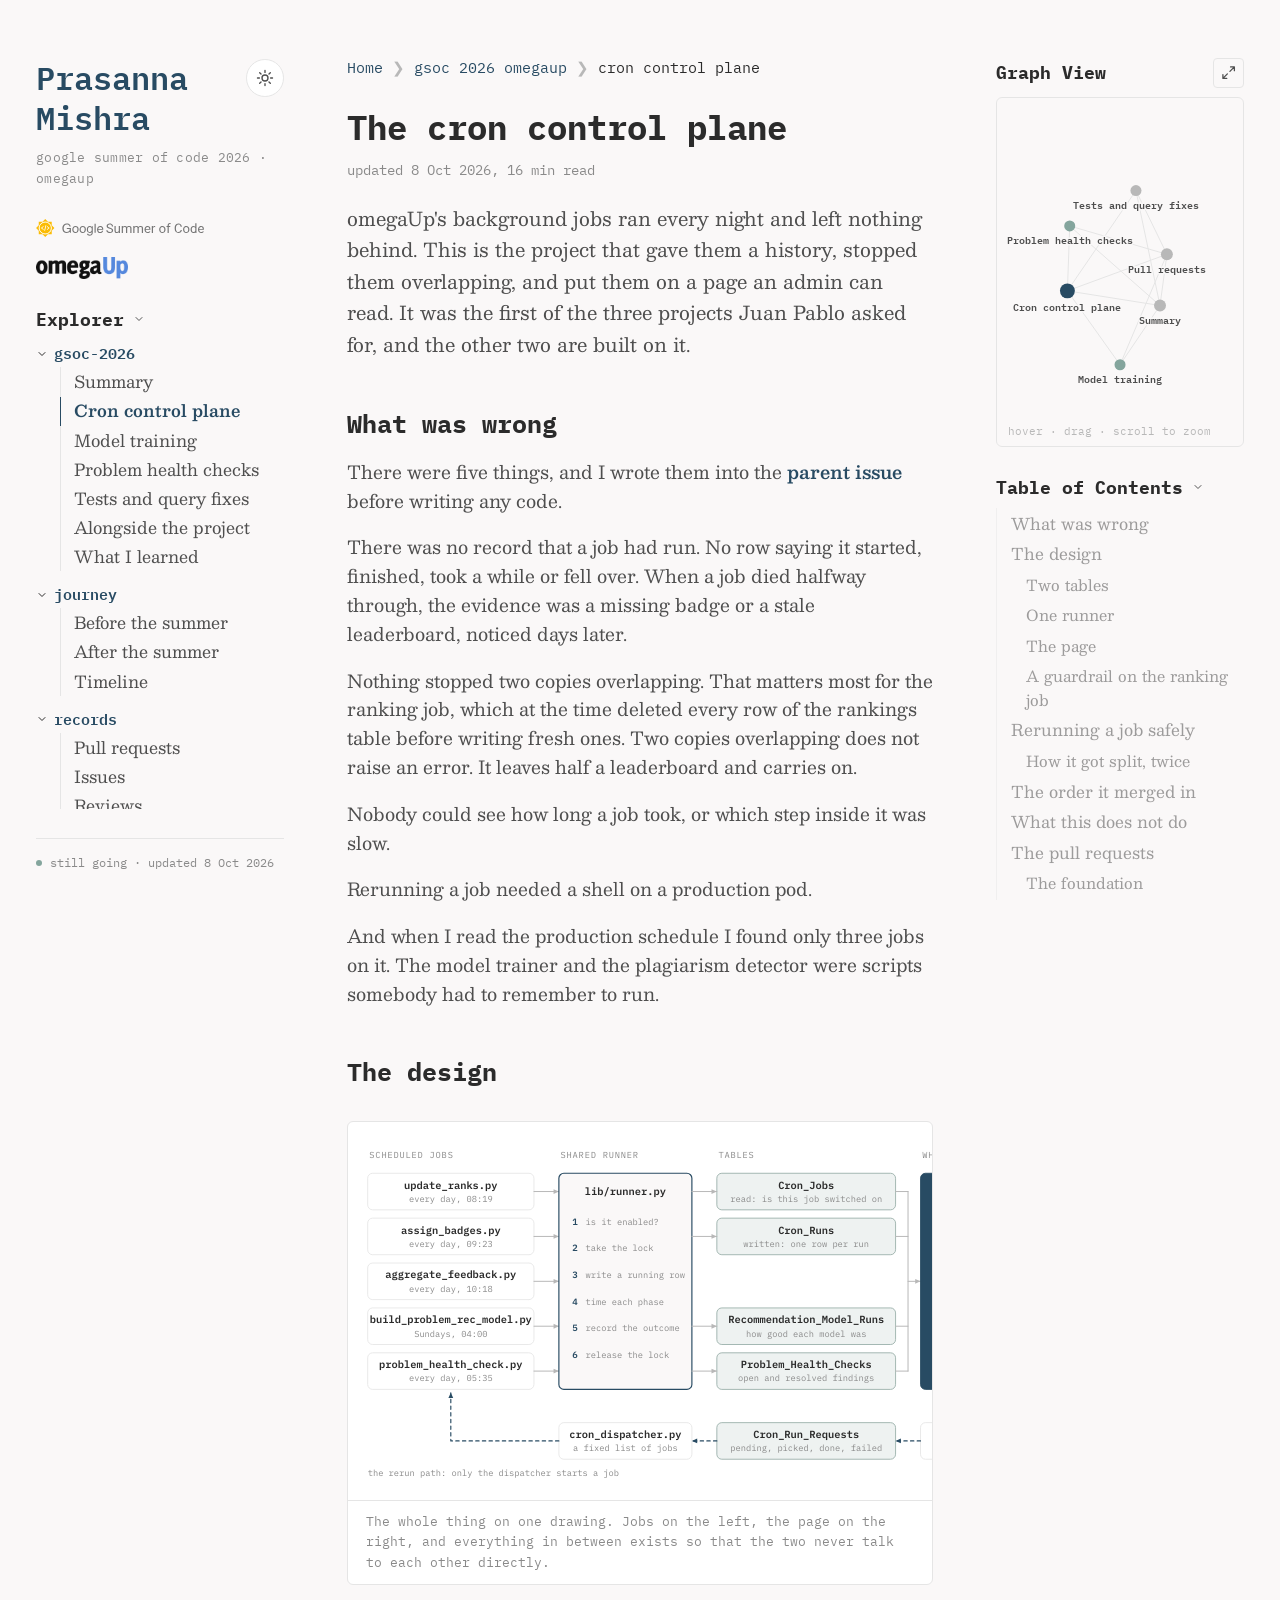
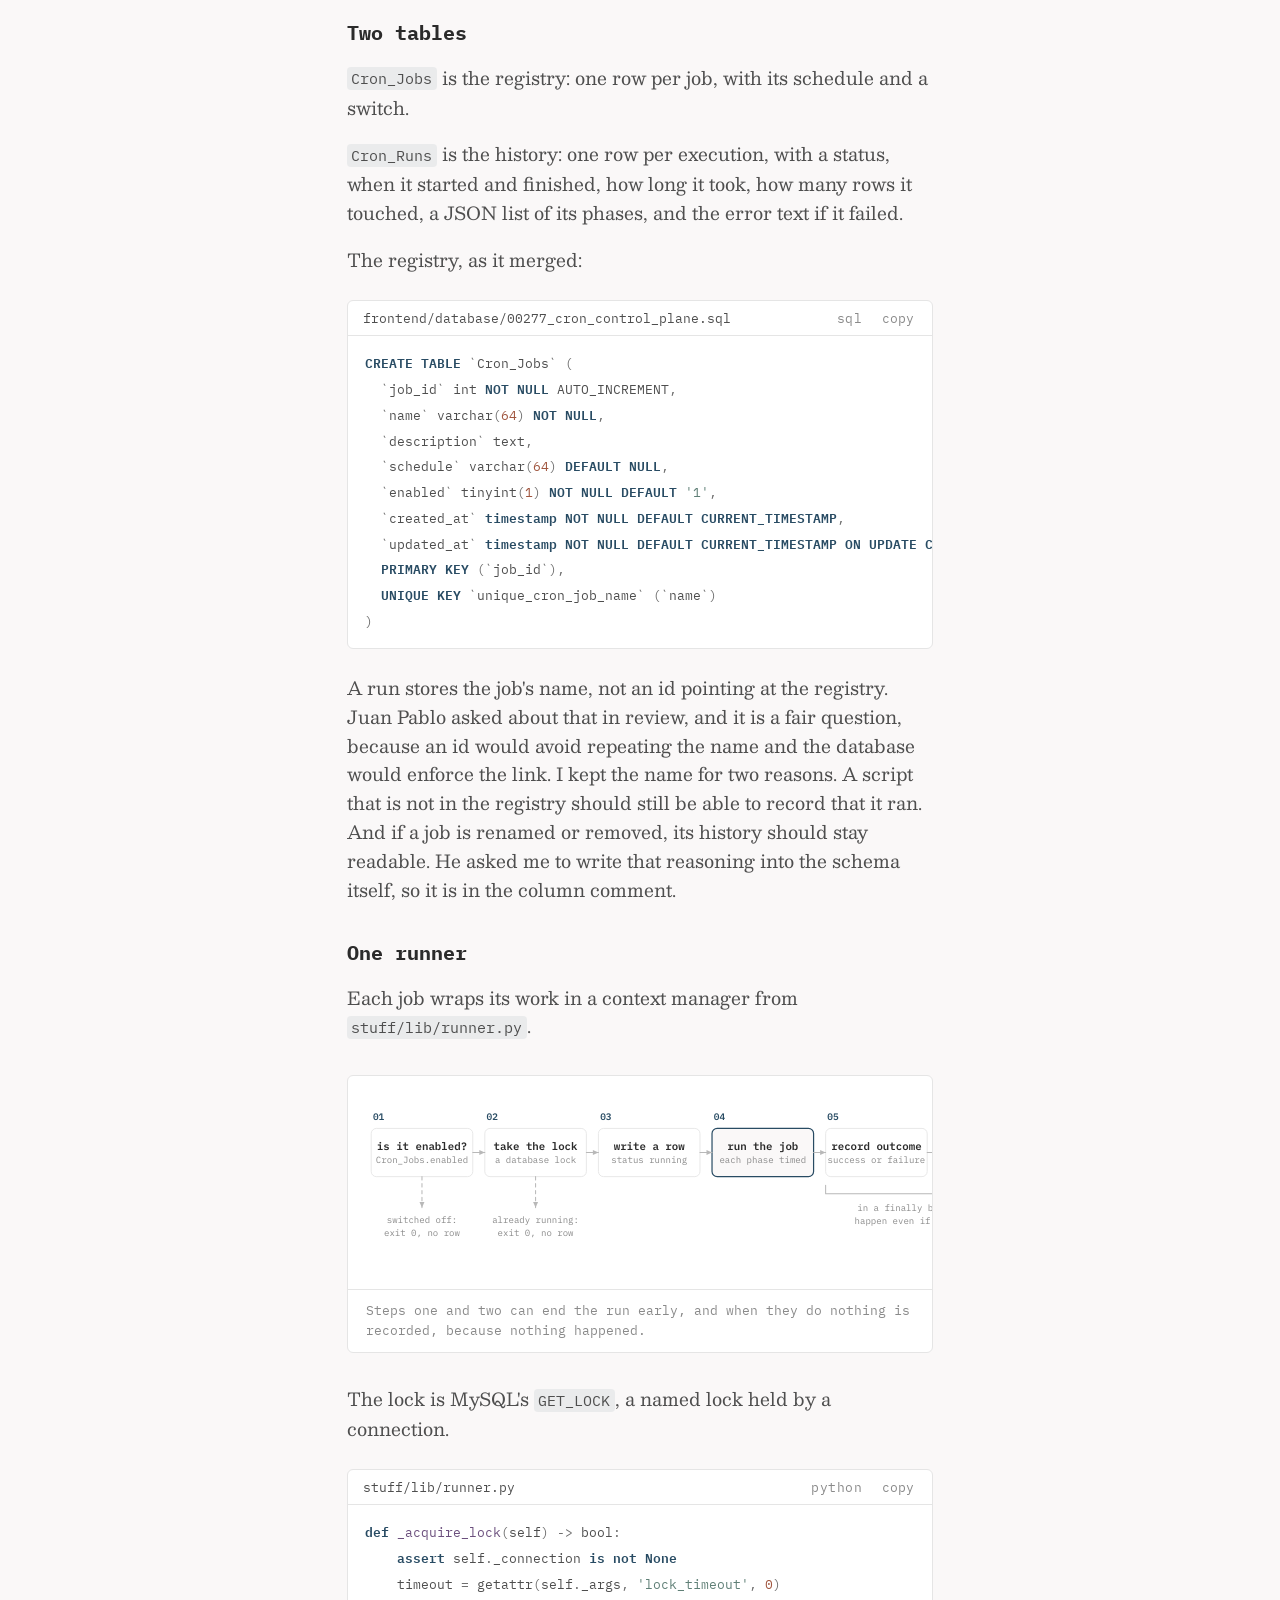
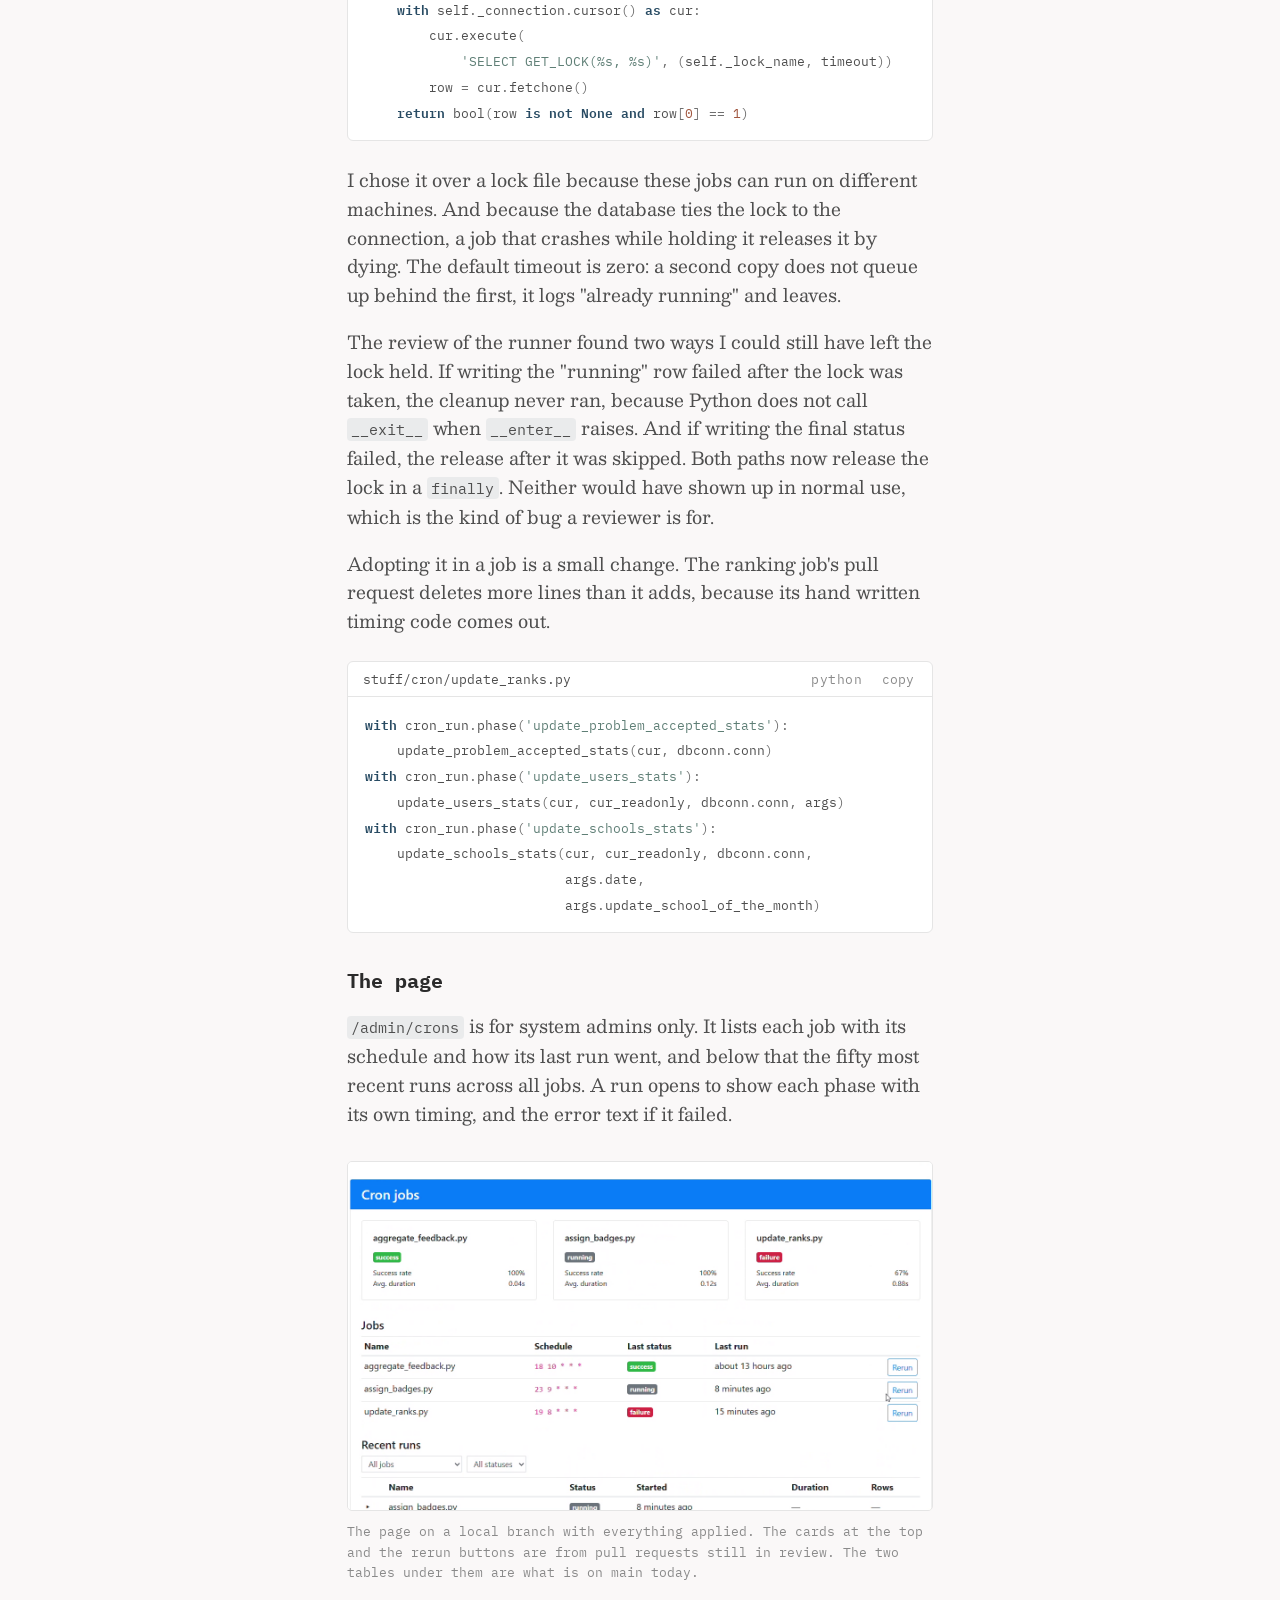
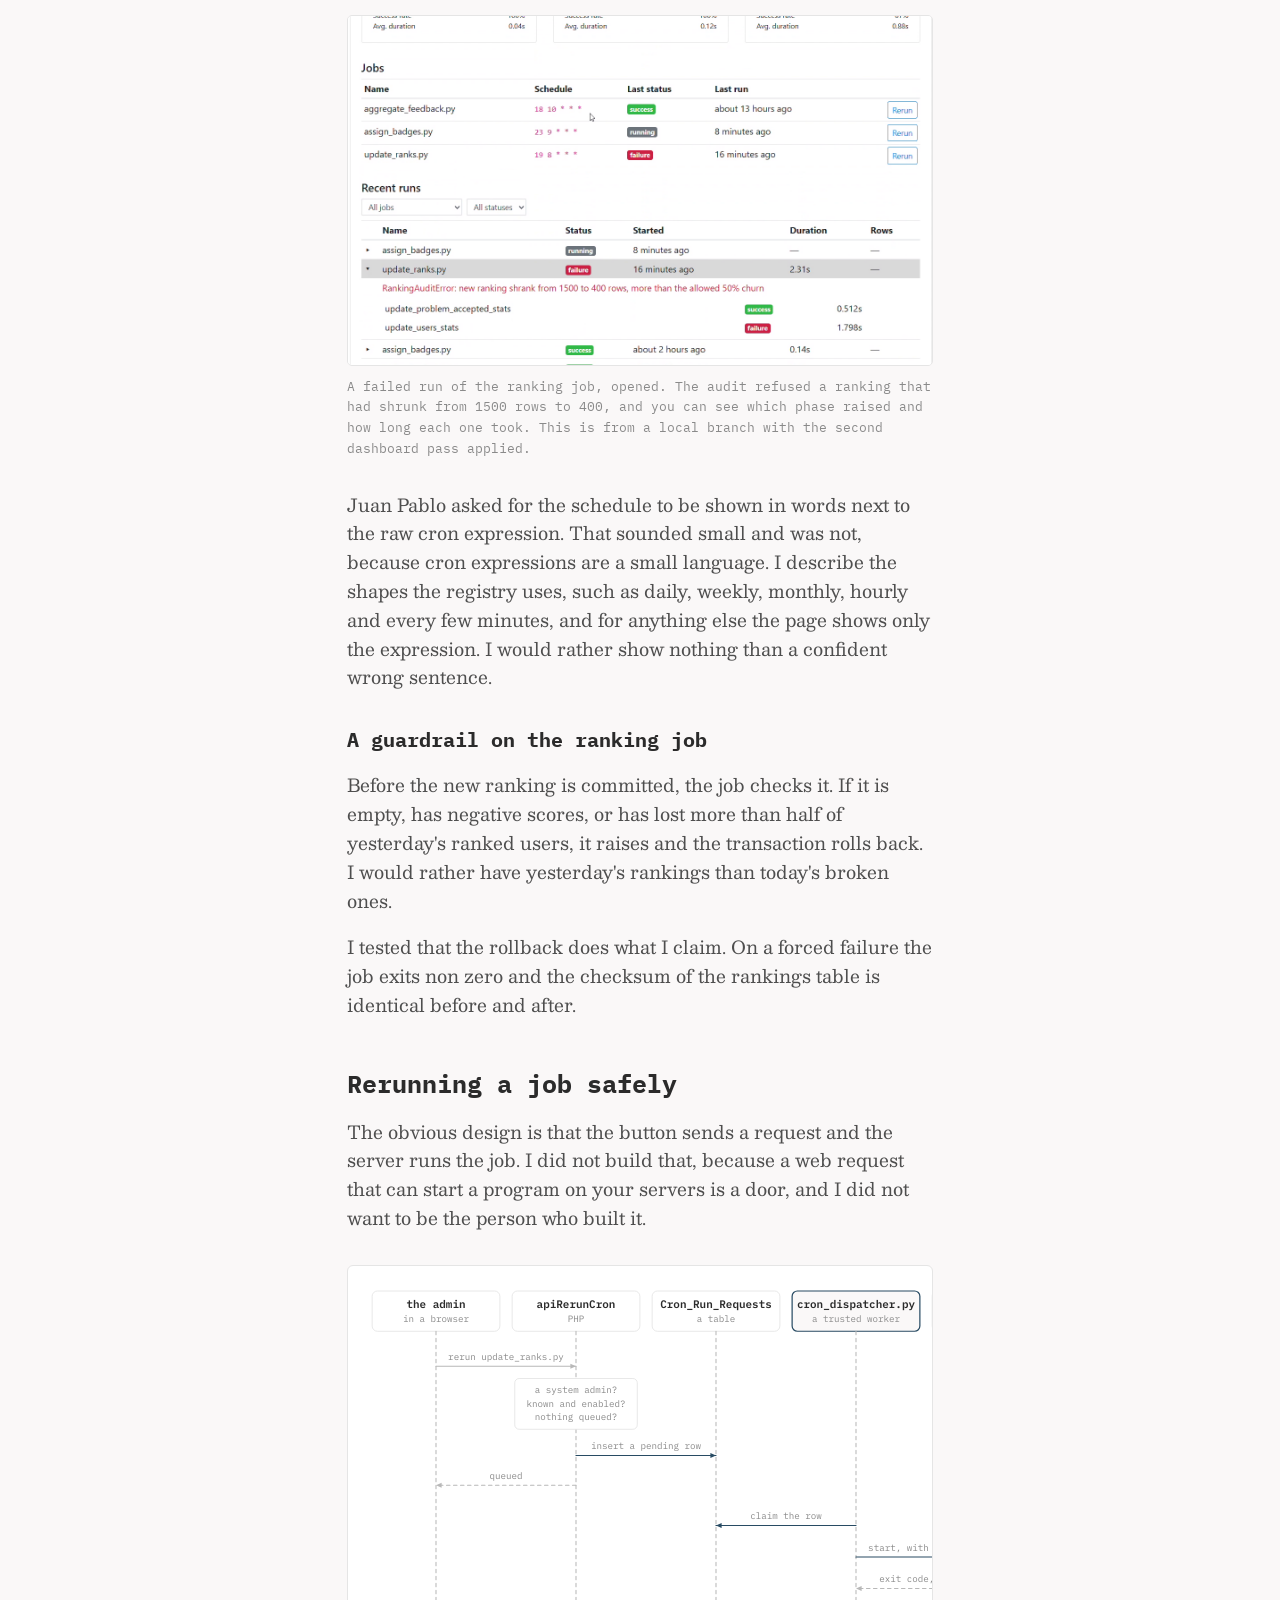
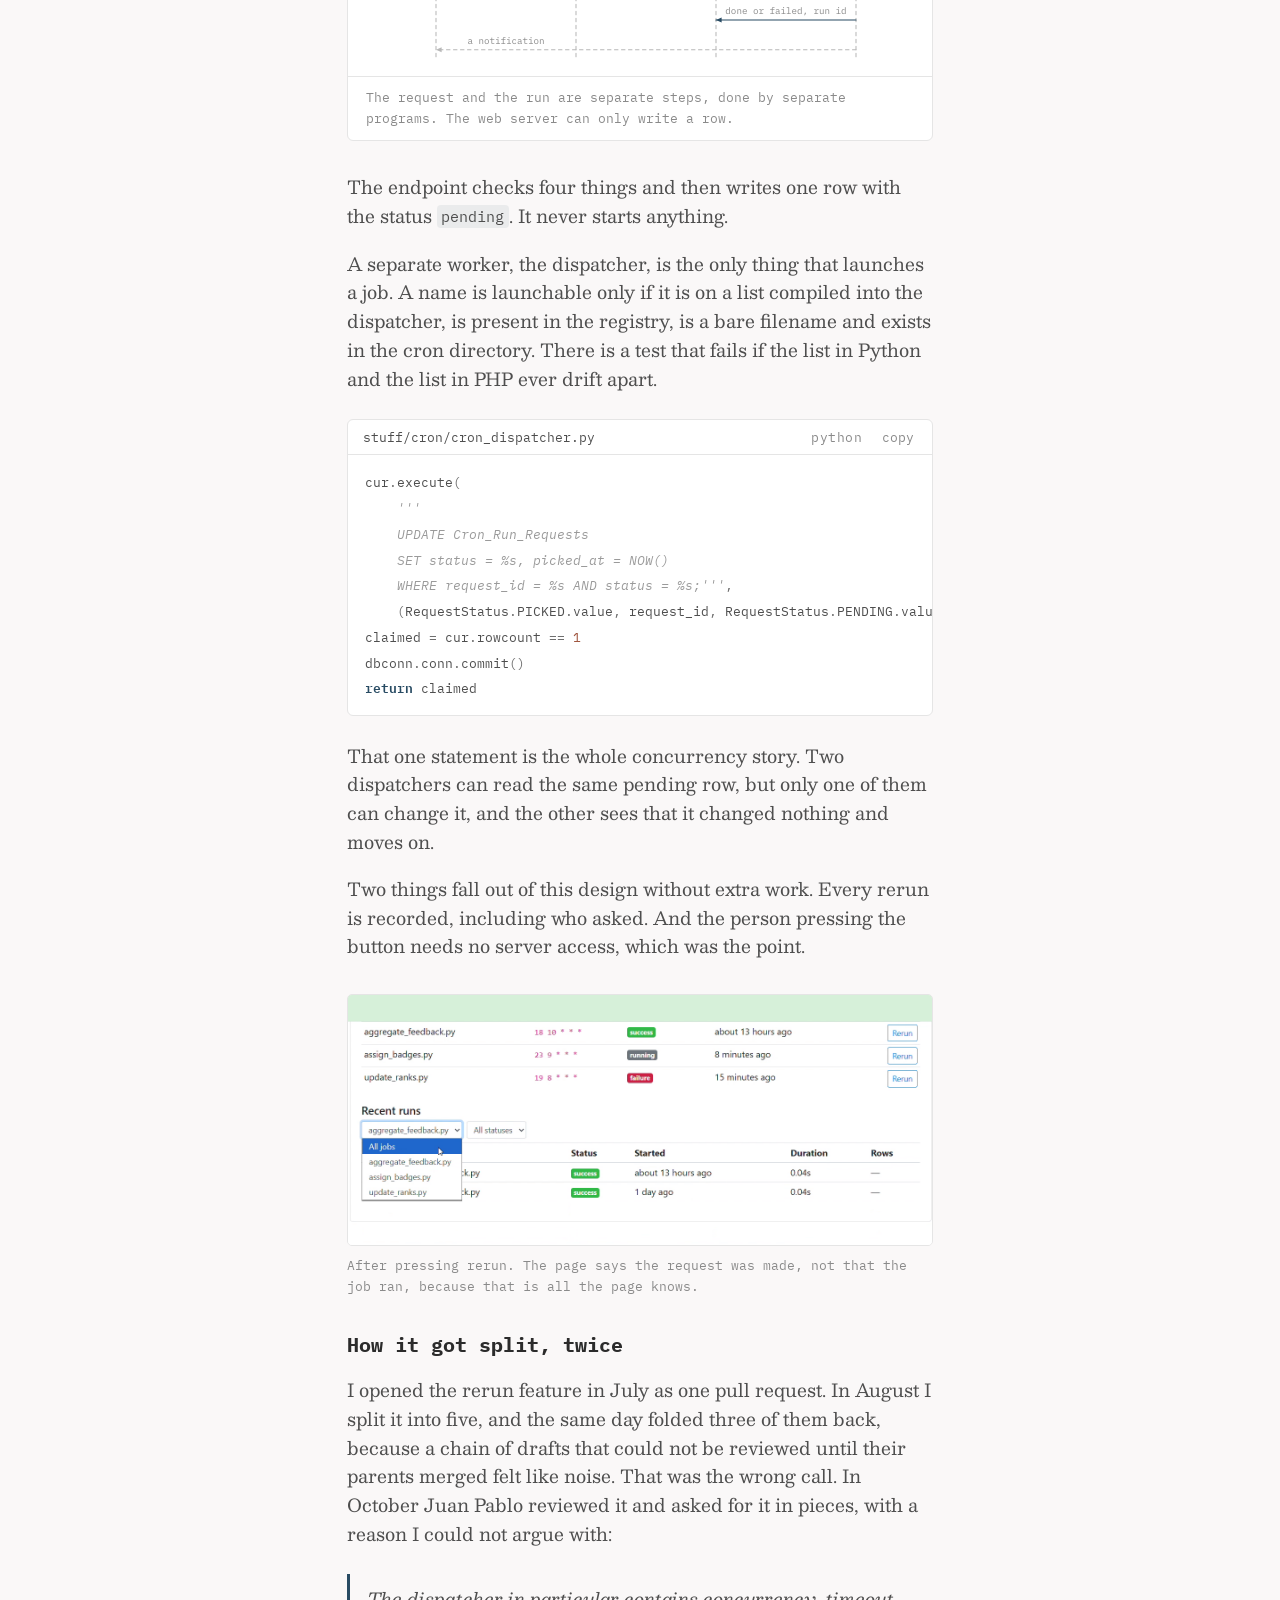
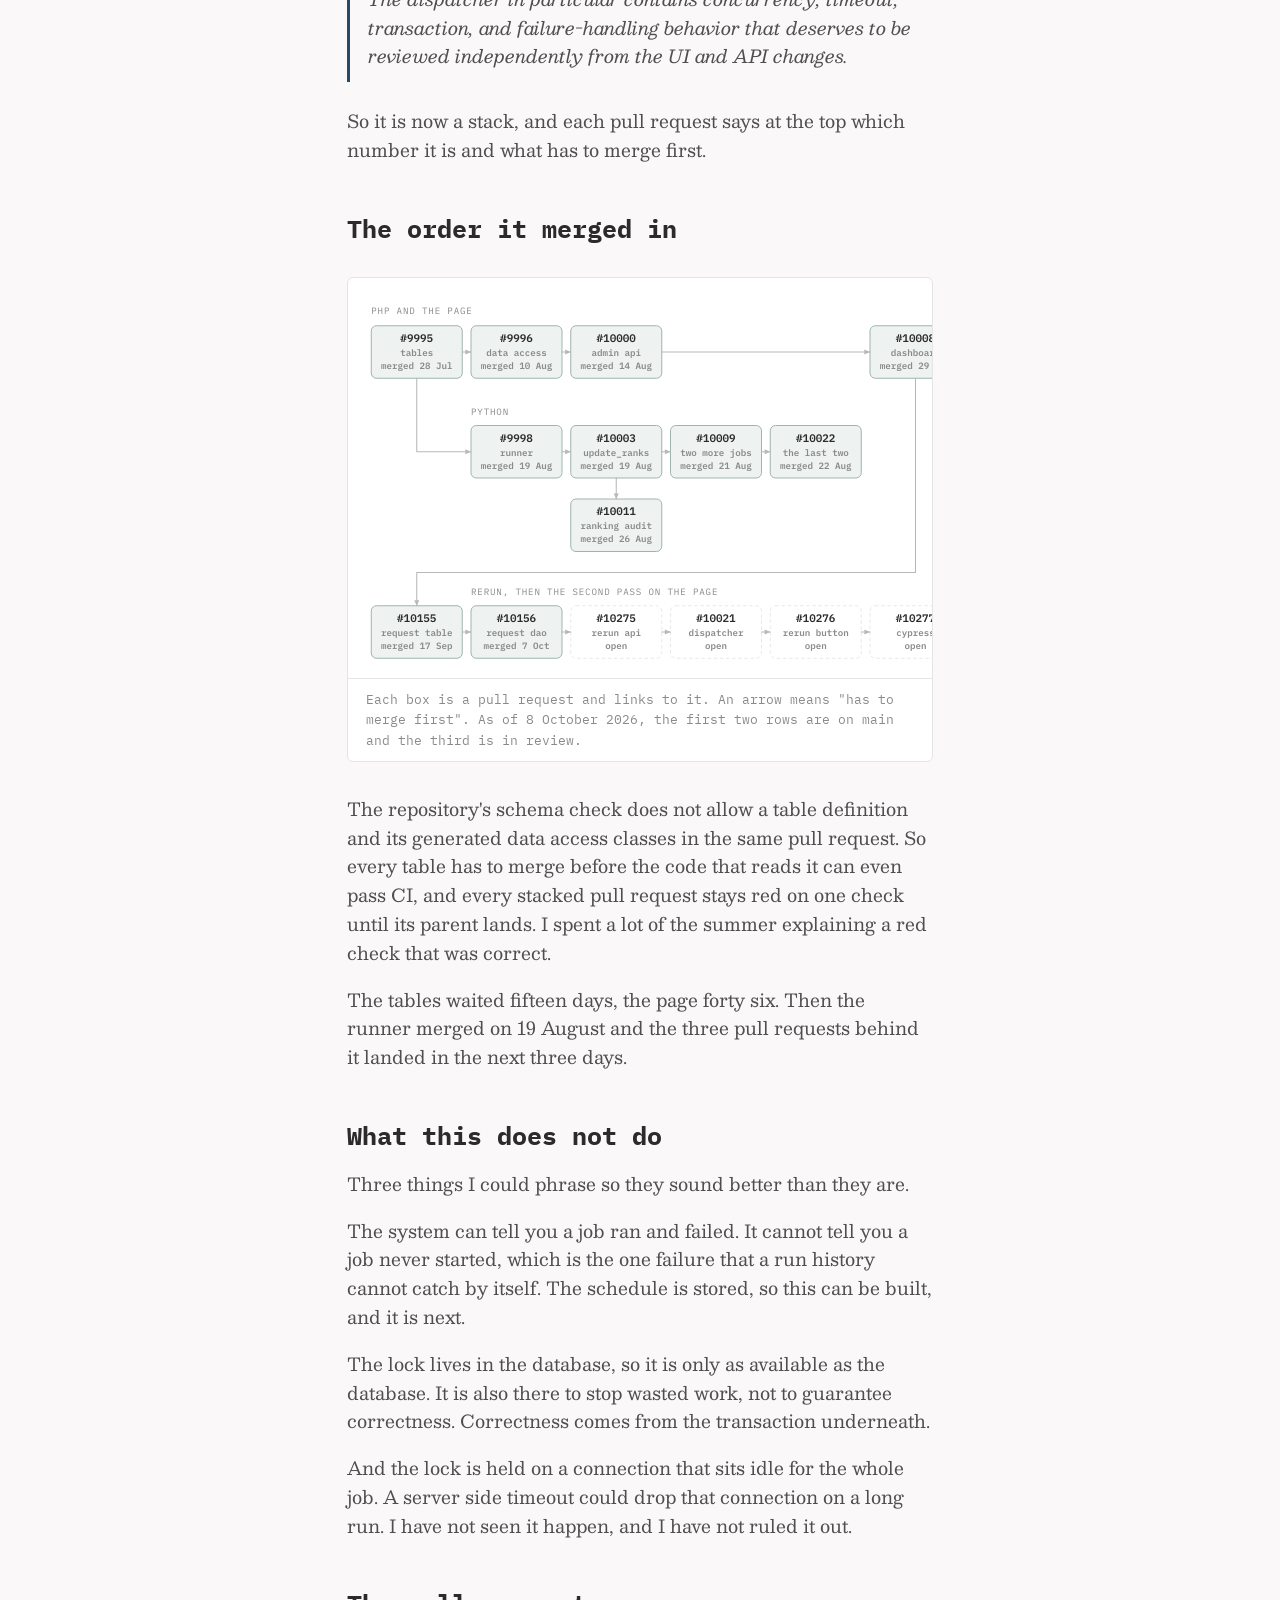
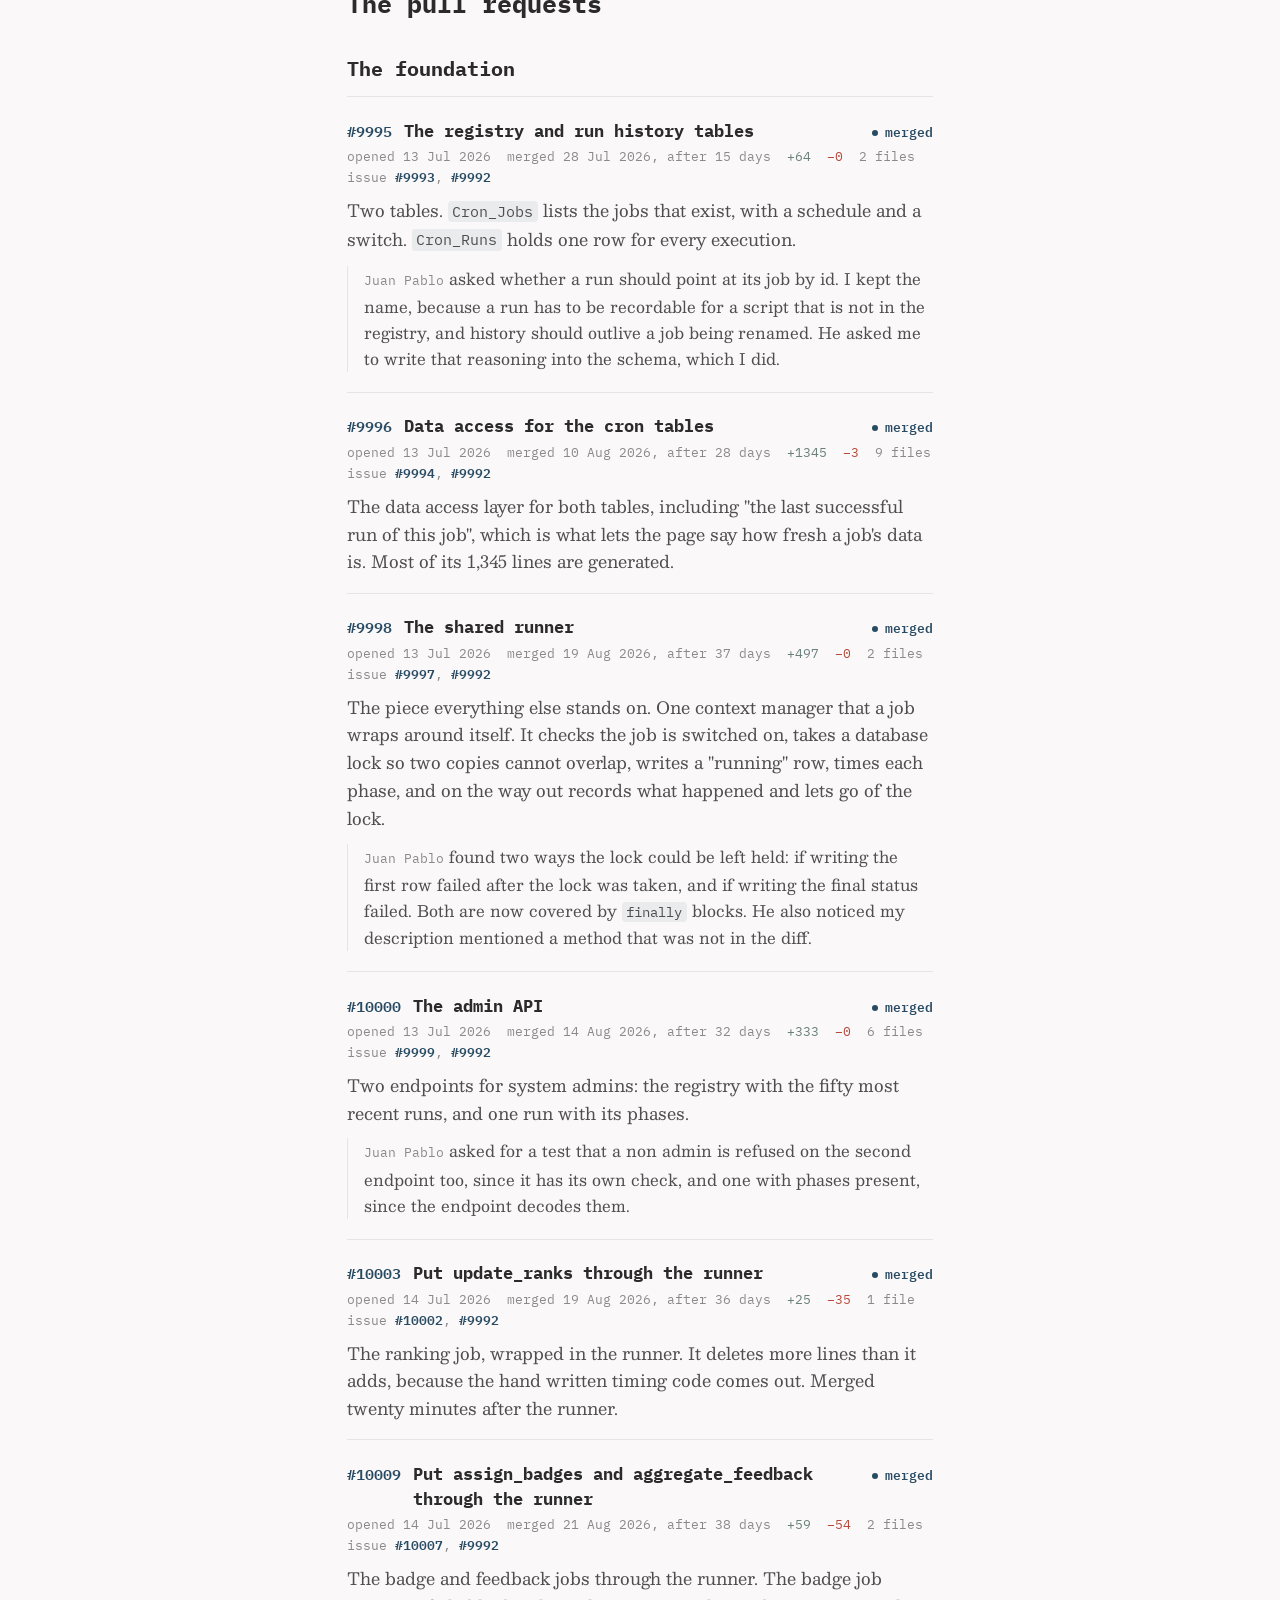
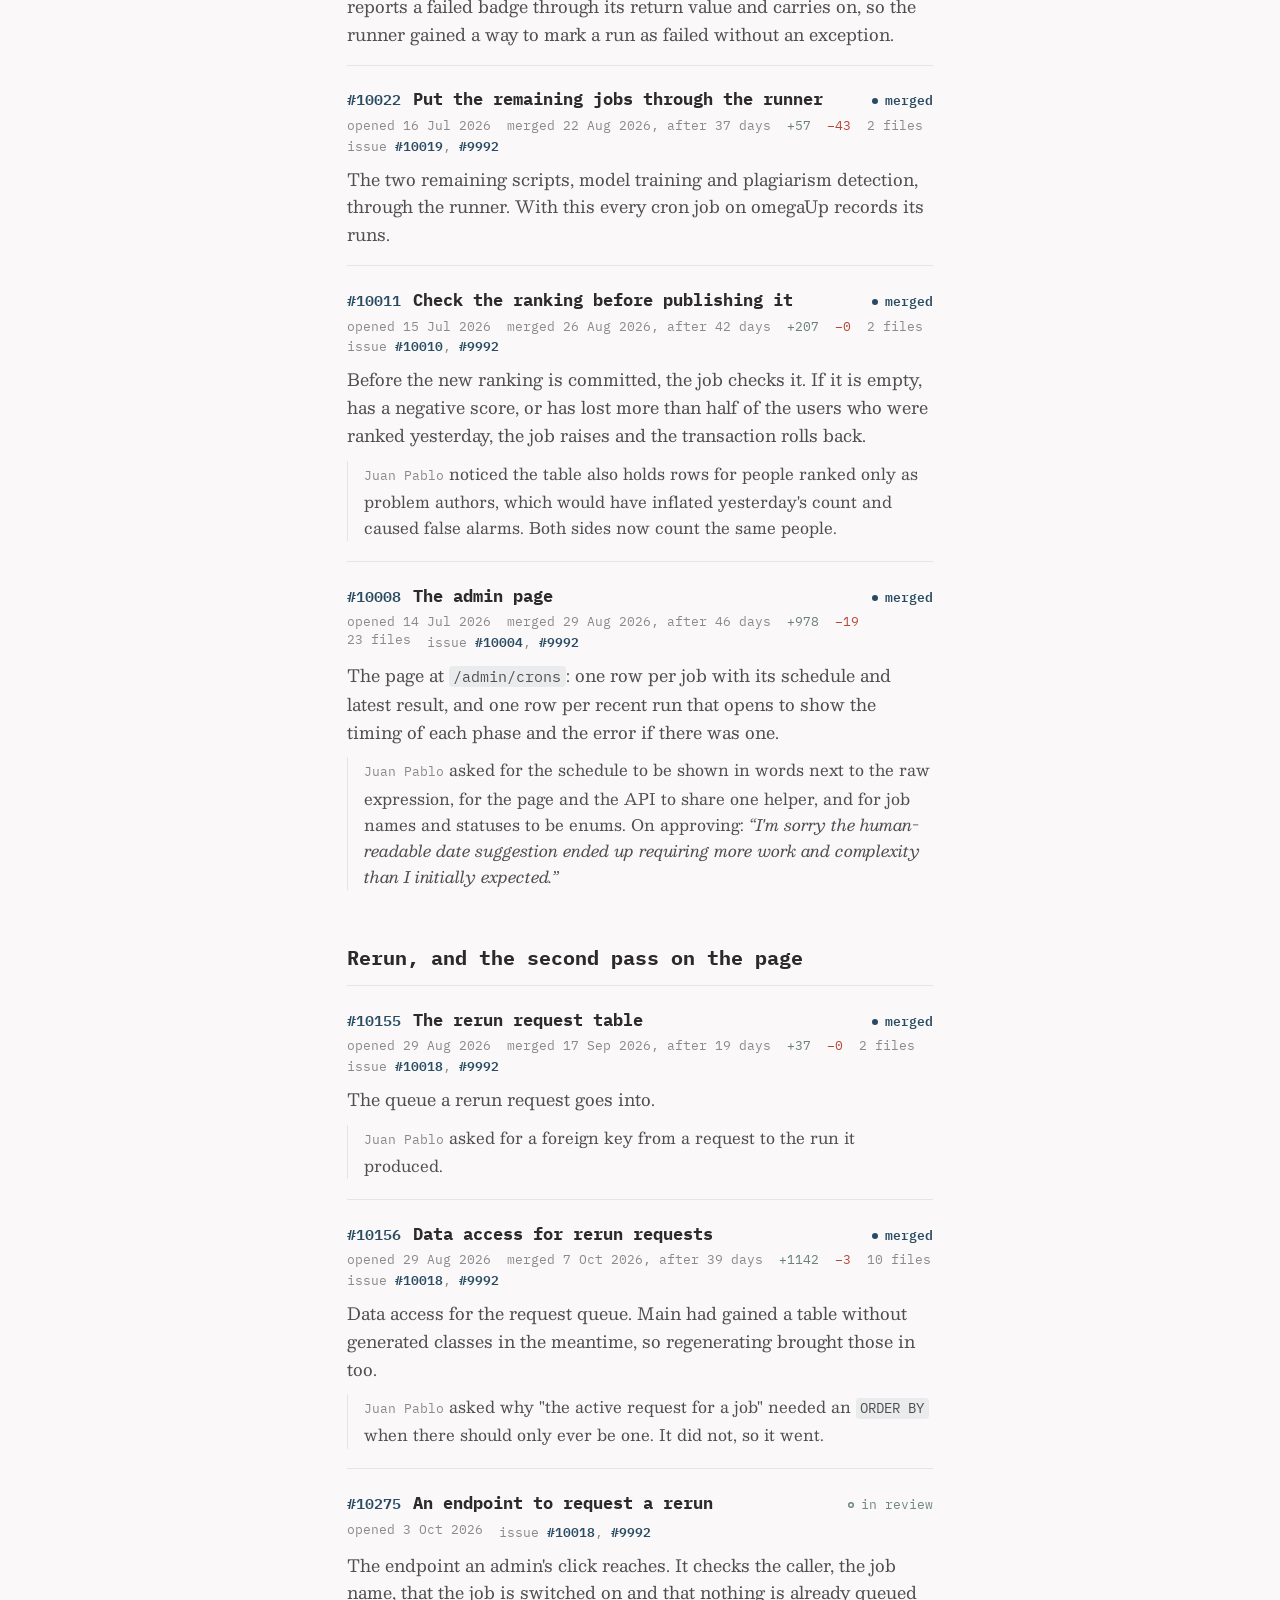
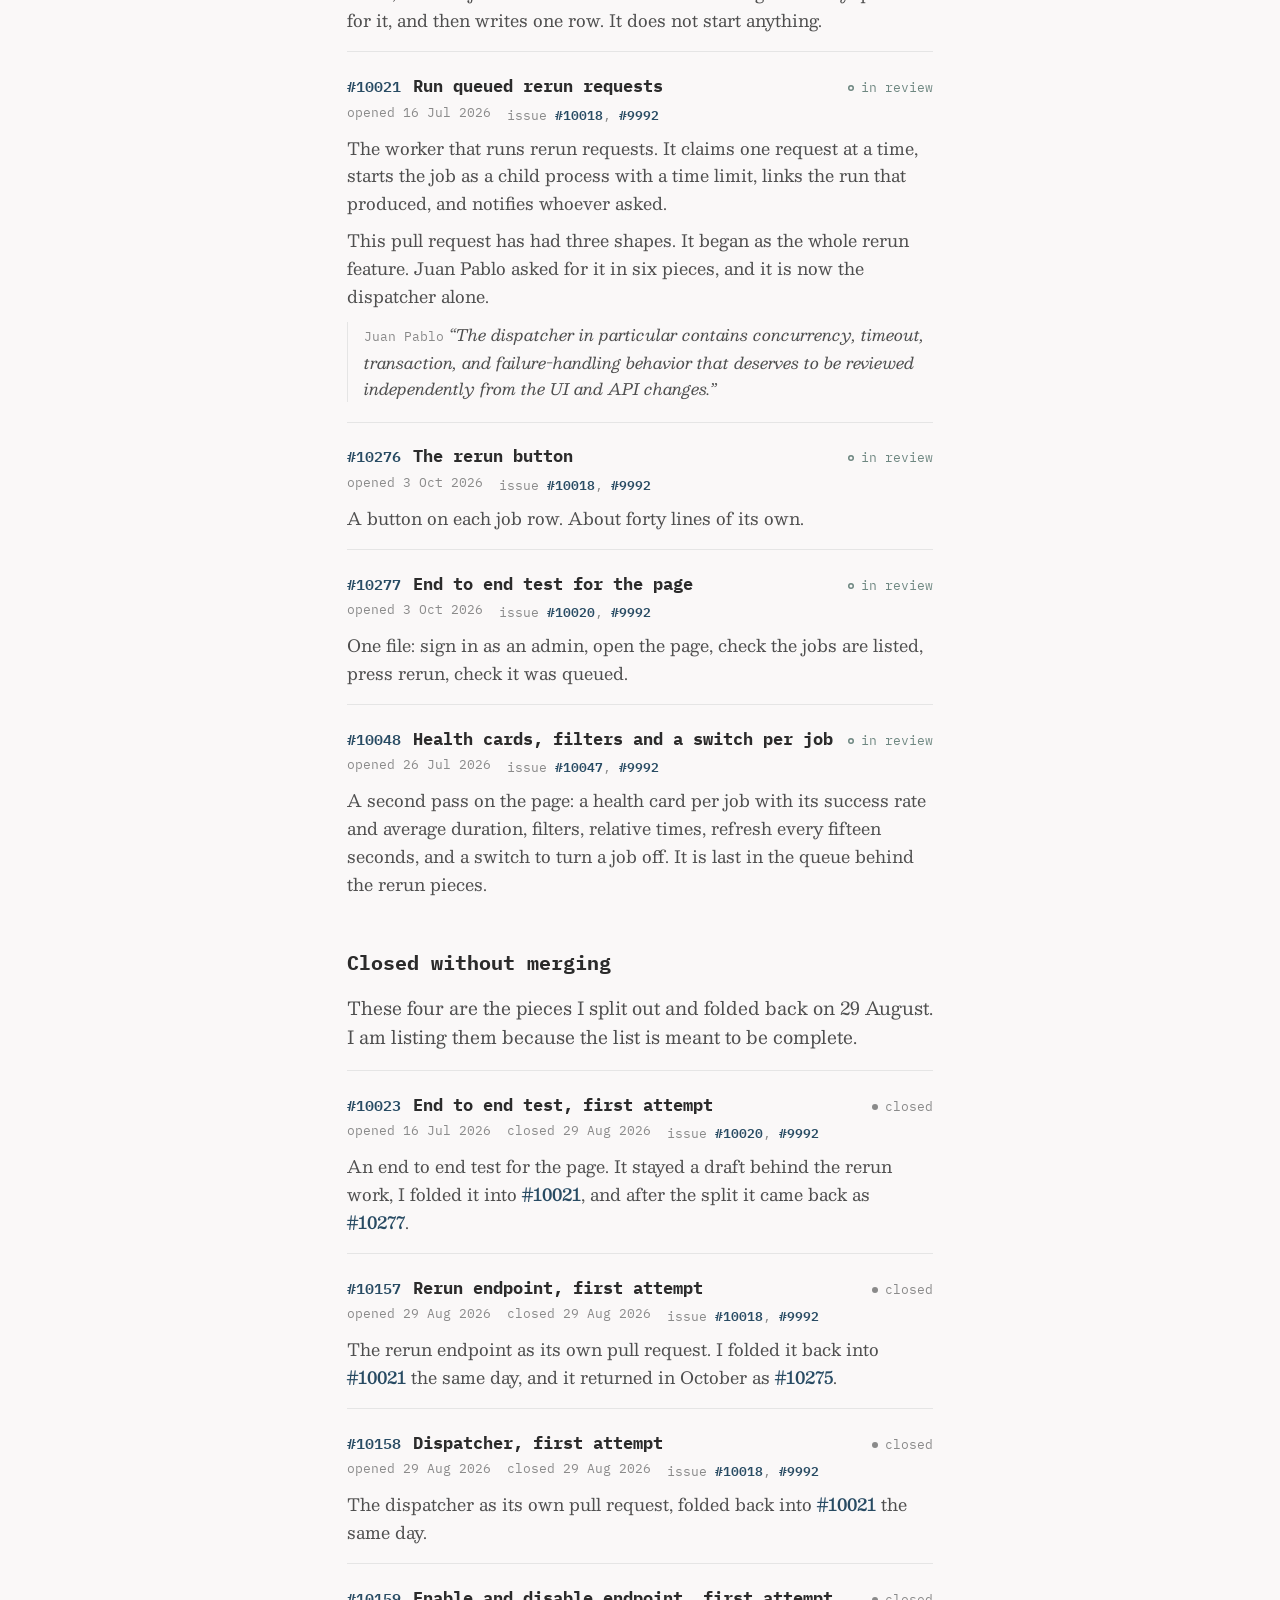
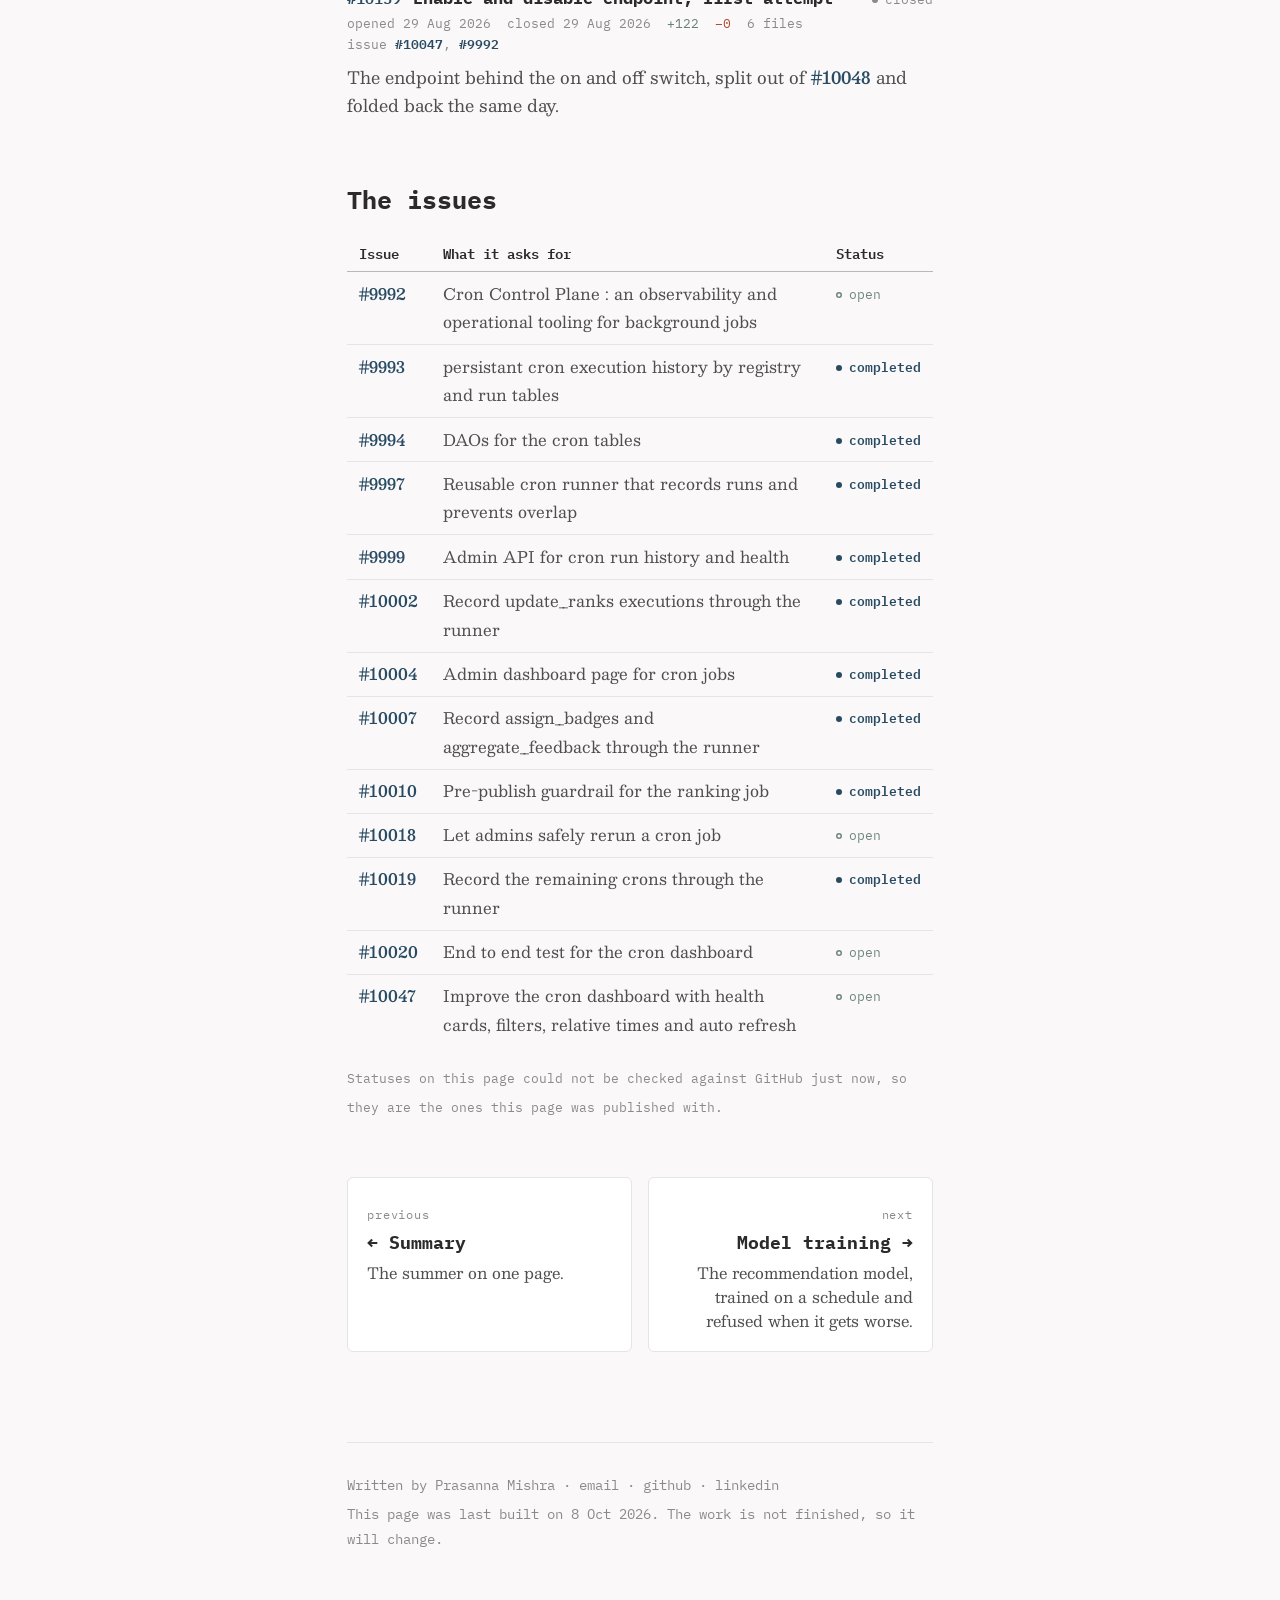
<file: gsoc/control-plane.html>
<!DOCTYPE html>
<html lang="en">
<head>
<meta charset="utf-8" />
<meta name="viewport" content="width=device-width, initial-scale=1.0" />
<title>The cron control plane | Prasanna Mishra</title>
<meta name="description" content="How omegaUp&#x27;s background jobs got a run history, a lock, an admin page and a safe way to rerun them, and the pull requests that built it." />
<meta name="author" content="Prasanna Mishra" />
<meta name="theme-color" content="#faf8f8" />
<link rel="canonical" href="https://prasannamishra001.github.io/prasannamishra/gsoc/control-plane.html" />
<meta property="og:title" content="The cron control plane" />
<meta property="og:description" content="How omegaUp&#x27;s background jobs got a run history, a lock, an admin page and a safe way to rerun them, and the pull requests that built it." />
<meta property="og:type" content="article" />
<link rel="icon" type="image/svg+xml" href="assets/gsoc-icon.svg" />
<script>(function(){try{var t=localStorage.getItem('gsoc-theme');if(t!=='dark'&&t!=='light')t=window.matchMedia&&window.matchMedia('(prefers-color-scheme: dark)').matches?'dark':'light';document.documentElement.setAttribute('data-theme',t);}catch(e){document.documentElement.setAttribute('data-theme','light');}})();</script>
<link rel="preconnect" href="https://fonts.googleapis.com" />
<link rel="preconnect" href="https://fonts.gstatic.com" crossorigin />
<link href="https://fonts.googleapis.com/css2?family=IBM+Plex+Mono:wght@400;600;700&family=Besley:ital,wght@0,400;0,600;1,400;1,600&display=swap" rel="stylesheet" />
<link rel="stylesheet" href="quartz.css" />
</head>
<body data-page="control-plane">
<div class="progress" aria-hidden="true"><i></i></div>
<div id="quartz-root" class="page"><div id="quartz-body">

<div class="left sidebar">
  <div>
    <div class="site-head">
      <h2 class="page-title"><a href="index.html">Prasanna Mishra</a></h2>
      <button type="button" class="theme-toggle" id="theme-toggle" aria-label="Switch between light and dark" title="Switch between light and dark"><svg class="sun" viewBox="0 0 24 24" fill="none" stroke="currentColor" stroke-width="1.8" stroke-linecap="round"><circle cx="12" cy="12" r="4"/><path d="M12 2v2.5M12 19.5V22M2 12h2.5M19.5 12H22M4.9 4.9l1.8 1.8M17.3 17.3l1.8 1.8M4.9 19.1l1.8-1.8M17.3 6.7l1.8-1.8"/></svg><svg class="moon" viewBox="0 0 24 24" fill="none" stroke="currentColor" stroke-width="1.8" stroke-linecap="round" stroke-linejoin="round"><path d="M20 14.5A8 8 0 0 1 9.5 4a8 8 0 1 0 10.5 10.5z"/></svg></button>
    </div>
    <p class="site-tag">google summer of code 2026 &middot; omegaup</p>
  </div>
  <div class="sidebar-logos">
    <img src="assets/gsoc-logo.svg" alt="Google Summer of Code" class="gsoc-mark" />
    <img src="assets/omegaup-logo.png" alt="omegaUp" class="org-mark" />
  </div>
  <div class="explorer"><button type="button" class="explorer-toggle" data-fold="explorer-content"><h2>Explorer</h2><svg xmlns="http://www.w3.org/2000/svg" width="12" height="12" viewBox="0 0 24 24" fill="none" stroke="currentColor" stroke-width="2" stroke-linecap="round" stroke-linejoin="round" class="fold"><polyline points="6 9 12 15 18 9"></polyline></svg></button><div class="explorer-content" id="explorer-content"><ul class="explorer-ul"><li><button type="button" class="folder-container" data-fold="folder-gsoc-2026"><svg xmlns="http://www.w3.org/2000/svg" width="12" height="12" viewBox="0 0 24 24" fill="none" stroke="currentColor" stroke-width="2" stroke-linecap="round" stroke-linejoin="round" class="folder-icon"><polyline points="9 18 15 12 9 6"></polyline></svg><span class="folder-title">gsoc-2026</span></button><ul id="folder-gsoc-2026"><li><a href="index.html">Summary</a></li><li><a href="control-plane.html" class="active">Cron control plane</a></li><li><a href="model-training.html">Model training</a></li><li><a href="health-checks.html">Problem health checks</a></li><li><a href="groundwork.html">Tests and query fixes</a></li><li><a href="alongside.html">Alongside the project</a></li><li><a href="lessons.html">What I learned</a></li></ul></li><li><button type="button" class="folder-container" data-fold="folder-journey"><svg xmlns="http://www.w3.org/2000/svg" width="12" height="12" viewBox="0 0 24 24" fill="none" stroke="currentColor" stroke-width="2" stroke-linecap="round" stroke-linejoin="round" class="folder-icon"><polyline points="9 18 15 12 9 6"></polyline></svg><span class="folder-title">journey</span></button><ul id="folder-journey"><li><a href="before-gsoc.html">Before the summer</a></li><li><a href="after-gsoc.html">After the summer</a></li><li><a href="journey.html">Timeline</a></li></ul></li><li><button type="button" class="folder-container" data-fold="folder-records"><svg xmlns="http://www.w3.org/2000/svg" width="12" height="12" viewBox="0 0 24 24" fill="none" stroke="currentColor" stroke-width="2" stroke-linecap="round" stroke-linejoin="round" class="folder-icon"><polyline points="9 18 15 12 9 6"></polyline></svg><span class="folder-title">records</span></button><ul id="folder-records"><li><a href="pull-requests.html">Pull requests</a></li><li><a href="issues.html">Issues</a></li><li><a href="reviews.html">Reviews</a></li></ul></li><li><button type="button" class="folder-container" data-fold="folder-elsewhere"><svg xmlns="http://www.w3.org/2000/svg" width="12" height="12" viewBox="0 0 24 24" fill="none" stroke="currentColor" stroke-width="2" stroke-linecap="round" stroke-linejoin="round" class="folder-icon"><polyline points="9 18 15 12 9 6"></polyline></svg><span class="folder-title">elsewhere</span></button><ul id="folder-elsewhere"><li><a href="../index.html">Back to the portfolio</a></li><li><a href="https://github.com/omegaup/omegaup/pulls?q=is%3Apr+author%3APrasannaMishra001">My pull requests on GitHub</a></li><li><a href="https://github.com/omegaup/omegaup/issues/9992">The control plane issue</a></li><li><a href="https://summerofcode.withgoogle.com/">Google Summer of Code</a></li></ul></li></ul></div></div>
  <p class="sidebar-updated"><span class="pulse"></span>still going &middot; updated 8 Oct 2026</p>
</div>

<div class="center">
  <div class="page-header">
    <nav class="breadcrumb-container" aria-label="breadcrumbs"><div class="breadcrumb-element"><a href="../index.html">Home</a><p>&#10095;</p></div><div class="breadcrumb-element"><a href="index.html">gsoc 2026 omegaup</a><p>&#10095;</p></div><div class="breadcrumb-element"><a href="control-plane.html">cron control plane</a></div></nav>
    <h1 class="article-title">The cron control plane</h1>
    <p class="content-meta"><time datetime="2026-10-08">updated 8 Oct 2026</time><span>16 min read</span></p>
  </div>
  <article>
<p class="lede">omegaUp's background jobs ran every night and left nothing behind. This is the project that
gave them a history, stopped them overlapping, and put them on a page an admin can read. It was the first of
the three projects Juan Pablo asked for, and the other two are built on it.</p>

<h2 id="what-was-wrong">What was wrong<a role="anchor" aria-hidden="true" tabindex="-1" href="#what-was-wrong" class="anchor">#</a></h2>
<p>There were five things, and I wrote them into the <a href="https://github.com/omegaup/omegaup/issues/9992">parent issue</a>
before writing any code.</p>
<p>There was no record that a job had run. No row saying it started, finished, took a while or fell over. When a
job died halfway through, the evidence was a missing badge or a stale leaderboard, noticed days later.</p>
<p>Nothing stopped two copies overlapping. That matters most for the ranking job, which at the time deleted
every row of the rankings table before writing fresh ones. Two copies overlapping does not raise an error.
It leaves half a leaderboard and carries on.</p>
<p>Nobody could see how long a job took, or which step inside it was slow.</p>
<p>Rerunning a job needed a shell on a production pod.</p>
<p>And when I read the production schedule I found only three jobs on it. The model trainer and the plagiarism
detector were scripts somebody had to remember to run.</p>
<h2 id="the-design">The design<a role="anchor" aria-hidden="true" tabindex="-1" href="#the-design" class="anchor">#</a></h2>
<figure class="diagram reveal"><div class="diagram-body"><svg viewBox="0 0 842 420" role="img" aria-label="How a cron job reaches the admin page" style="--minw:700px" xmlns="http://www.w3.org/2000/svg"><text x="4" y="22" class="d-cap" text-anchor="start">scheduled jobs</text><text x="234" y="22" class="d-cap" text-anchor="start">shared runner</text><text x="424" y="22" class="d-cap" text-anchor="start">tables</text><text x="669" y="22" class="d-cap" text-anchor="start">what an admin sees</text><rect x="2" y="40" width="200" height="44" rx="6" class="d-box soft"/><text x="102.0" y="58.5" class="d-t" text-anchor="middle">update_ranks.py</text><text x="102.0" y="74.5" class="d-s" text-anchor="middle">every day, 08:19</text><polyline points="202,62 232,62" class="d-line " stroke-linejoin="round" stroke-linecap="round"/><polygon points="232,62 225.6,64.9 225.6,59.1" class="d-head "/><rect x="2" y="94" width="200" height="44" rx="6" class="d-box soft"/><text x="102.0" y="112.5" class="d-t" text-anchor="middle">assign_badges.py</text><text x="102.0" y="128.5" class="d-s" text-anchor="middle">every day, 09:23</text><polyline points="202,116 232,116" class="d-line " stroke-linejoin="round" stroke-linecap="round"/><polygon points="232,116 225.6,118.9 225.6,113.1" class="d-head "/><rect x="2" y="148" width="200" height="44" rx="6" class="d-box soft"/><text x="102.0" y="166.5" class="d-t" text-anchor="middle">aggregate_feedback.py</text><text x="102.0" y="182.5" class="d-s" text-anchor="middle">every day, 10:18</text><polyline points="202,170 232,170" class="d-line " stroke-linejoin="round" stroke-linecap="round"/><polygon points="232,170 225.6,172.9 225.6,167.1" class="d-head "/><rect x="2" y="202" width="200" height="44" rx="6" class="d-box soft"/><text x="102.0" y="220.5" class="d-t" text-anchor="middle">build_problem_rec_model.py</text><text x="102.0" y="236.5" class="d-s" text-anchor="middle">Sundays, 04:00</text><polyline points="202,224 232,224" class="d-line " stroke-linejoin="round" stroke-linecap="round"/><polygon points="232,224 225.6,226.9 225.6,221.1" class="d-head "/><rect x="2" y="256" width="200" height="44" rx="6" class="d-box soft"/><text x="102.0" y="274.5" class="d-t" text-anchor="middle">problem_health_check.py</text><text x="102.0" y="290.5" class="d-s" text-anchor="middle">every day, 05:35</text><polyline points="202,278 232,278" class="d-line " stroke-linejoin="round" stroke-linecap="round"/><polygon points="232,278 225.6,280.9 225.6,275.1" class="d-head "/><rect x="232" y="40" width="160" height="260" rx="6" class="d-box key"/><text x="312.0" y="66" class="d-t" text-anchor="middle">lib/runner.py</text><text x="248" y="102" class="d-num" text-anchor="start">1</text><text x="264" y="102" class="d-s" text-anchor="start">is it enabled?</text><text x="248" y="134" class="d-num" text-anchor="start">2</text><text x="264" y="134" class="d-s" text-anchor="start">take the lock</text><text x="248" y="166" class="d-num" text-anchor="start">3</text><text x="264" y="166" class="d-s" text-anchor="start">write a running row</text><text x="248" y="198" class="d-num" text-anchor="start">4</text><text x="264" y="198" class="d-s" text-anchor="start">time each phase</text><text x="248" y="230" class="d-num" text-anchor="start">5</text><text x="264" y="230" class="d-s" text-anchor="start">record the outcome</text><text x="248" y="262" class="d-num" text-anchor="start">6</text><text x="264" y="262" class="d-s" text-anchor="start">release the lock</text><rect x="422" y="40" width="215" height="44" rx="6" class="d-box tint"/><text x="529.5" y="58.5" class="d-t" text-anchor="middle">Cron_Jobs</text><text x="529.5" y="74.5" class="d-s" text-anchor="middle">read: is this job switched on</text><polyline points="392,62 422,62" class="d-line " stroke-linejoin="round" stroke-linecap="round"/><polygon points="422,62 415.6,64.9 415.6,59.1" class="d-head "/><polyline points="637,62 652,62" class="d-line " stroke-linejoin="round" stroke-linecap="round"/><rect x="422" y="94" width="215" height="44" rx="6" class="d-box tint"/><text x="529.5" y="112.5" class="d-t" text-anchor="middle">Cron_Runs</text><text x="529.5" y="128.5" class="d-s" text-anchor="middle">written: one row per run</text><polyline points="392,116 422,116" class="d-line " stroke-linejoin="round" stroke-linecap="round"/><polygon points="422,116 415.6,118.9 415.6,113.1" class="d-head "/><polyline points="637,116 652,116" class="d-line " stroke-linejoin="round" stroke-linecap="round"/><rect x="422" y="202" width="215" height="44" rx="6" class="d-box tint"/><text x="529.5" y="220.5" class="d-t" text-anchor="middle">Recommendation_Model_Runs</text><text x="529.5" y="236.5" class="d-s" text-anchor="middle">how good each model was</text><polyline points="392,224 422,224" class="d-line " stroke-linejoin="round" stroke-linecap="round"/><polygon points="422,224 415.6,226.9 415.6,221.1" class="d-head "/><polyline points="637,224 652,224" class="d-line " stroke-linejoin="round" stroke-linecap="round"/><rect x="422" y="256" width="215" height="44" rx="6" class="d-box tint"/><text x="529.5" y="274.5" class="d-t" text-anchor="middle">Problem_Health_Checks</text><text x="529.5" y="290.5" class="d-s" text-anchor="middle">open and resolved findings</text><polyline points="392,278 422,278" class="d-line " stroke-linejoin="round" stroke-linecap="round"/><polygon points="422,278 415.6,280.9 415.6,275.1" class="d-head "/><polyline points="637,278 652,278" class="d-line " stroke-linejoin="round" stroke-linecap="round"/><polyline points="652,62 652,278" class="d-line " stroke-linejoin="round" stroke-linecap="round"/><polyline points="652,170 667,170" class="d-line " stroke-linejoin="round" stroke-linecap="round"/><polygon points="667,170 660.6,172.9 660.6,167.1" class="d-head "/><rect x="667" y="40" width="173" height="260" rx="6" class="d-box ink"/><text x="753.5" y="66" class="d-t on-ink" text-anchor="middle">/admin/crons</text><text x="753.5" y="83" class="d-s on-ink" text-anchor="middle">system admins only</text><text x="681" y="116" class="d-s on-ink" text-anchor="start">health of each job</text><text x="681" y="142" class="d-s on-ink" text-anchor="start">every recent run</text><text x="681" y="168" class="d-s on-ink" text-anchor="start">timing of each phase</text><text x="681" y="194" class="d-s on-ink" text-anchor="start">the error, if it failed</text><text x="681" y="220" class="d-s on-ink" text-anchor="start">problems needing attention</text><text x="681" y="246" class="d-s on-ink" text-anchor="start">model quality</text><text x="681" y="272" class="d-s on-ink" text-anchor="start">a rerun button</text><rect x="667" y="340" width="173" height="44" rx="6" class="d-box soft"/><text x="753.5" y="358.5" class="d-t" text-anchor="middle">apiRerunCron</text><text x="753.5" y="374.5" class="d-s" text-anchor="middle">only writes a row</text><rect x="422" y="340" width="215" height="44" rx="6" class="d-box tint"/><text x="529.5" y="358.5" class="d-t" text-anchor="middle">Cron_Run_Requests</text><text x="529.5" y="374.5" class="d-s" text-anchor="middle">pending, picked, done, failed</text><rect x="232" y="340" width="160" height="44" rx="6" class="d-box soft"/><text x="312.0" y="358.5" class="d-t" text-anchor="middle">cron_dispatcher.py</text><text x="312.0" y="374.5" class="d-s" text-anchor="middle">a fixed list of jobs</text><polyline points="753.5,300 753.5,340" class="d-line key dash" stroke-linejoin="round" stroke-linecap="round"/><polygon points="753.5,340 750.6,333.6 756.4,333.6" class="d-head key"/><polyline points="667,362 637,362" class="d-line key dash" stroke-linejoin="round" stroke-linecap="round"/><polygon points="637,362 643.4,359.1 643.4,364.9" class="d-head key"/><polyline points="422,362 392,362" class="d-line key dash" stroke-linejoin="round" stroke-linecap="round"/><polygon points="392,362 398.4,359.1 398.4,364.9" class="d-head key"/><polyline points="232,362 102.0,362 102.0,304" class="d-line key dash" stroke-linejoin="round" stroke-linecap="round"/><polygon points="102.0,304 104.9,310.4 99.1,310.4" class="d-head key"/><text x="2" y="404" class="d-note" text-anchor="start">the rerun path: only the dispatcher starts a job</text></svg></div><figcaption>The whole thing on one drawing. Jobs on the left, the page on the right, and everything in between exists so that the two never talk to each other directly.</figcaption></figure>

<h3 id="two-tables">Two tables<a role="anchor" aria-hidden="true" tabindex="-1" href="#two-tables" class="anchor">#</a></h3>
<p><code>Cron_Jobs</code> is the registry: one row per job, with its schedule and a switch.</p>
<p><code>Cron_Runs</code> is the history: one row per execution, with a status, when it started and finished, how long it
took, how many rows it touched, a JSON list of its phases, and the error text if it failed.</p>
<p>The registry, as it merged:</p>
<div class="codeblock reveal"><div class="codeblock-head"><span class="file">frontend/database/00277_cron_control_plane.sql</span><span class="lang">sql</span><button type="button">copy</button></div><pre class="hl"><code><span class="k">CREATE</span><span class="w"> </span><span class="k">TABLE</span><span class="w"> </span><span class="o">`</span><span class="n">Cron_Jobs</span><span class="o">`</span><span class="w"> </span><span class="p">(</span>
<span class="w">  </span><span class="o">`</span><span class="n">job_id</span><span class="o">`</span><span class="w"> </span><span class="nb">int</span><span class="w"> </span><span class="k">NOT</span><span class="w"> </span><span class="k">NULL</span><span class="w"> </span><span class="n">AUTO_INCREMENT</span><span class="p">,</span>
<span class="w">  </span><span class="o">`</span><span class="n">name</span><span class="o">`</span><span class="w"> </span><span class="nb">varchar</span><span class="p">(</span><span class="mi">64</span><span class="p">)</span><span class="w"> </span><span class="k">NOT</span><span class="w"> </span><span class="k">NULL</span><span class="p">,</span>
<span class="w">  </span><span class="o">`</span><span class="n">description</span><span class="o">`</span><span class="w"> </span><span class="nb">text</span><span class="p">,</span>
<span class="w">  </span><span class="o">`</span><span class="n">schedule</span><span class="o">`</span><span class="w"> </span><span class="nb">varchar</span><span class="p">(</span><span class="mi">64</span><span class="p">)</span><span class="w"> </span><span class="k">DEFAULT</span><span class="w"> </span><span class="k">NULL</span><span class="p">,</span>
<span class="w">  </span><span class="o">`</span><span class="n">enabled</span><span class="o">`</span><span class="w"> </span><span class="n">tinyint</span><span class="p">(</span><span class="mi">1</span><span class="p">)</span><span class="w"> </span><span class="k">NOT</span><span class="w"> </span><span class="k">NULL</span><span class="w"> </span><span class="k">DEFAULT</span><span class="w"> </span><span class="s1">&#39;1&#39;</span><span class="p">,</span>
<span class="w">  </span><span class="o">`</span><span class="n">created_at</span><span class="o">`</span><span class="w"> </span><span class="k">timestamp</span><span class="w"> </span><span class="k">NOT</span><span class="w"> </span><span class="k">NULL</span><span class="w"> </span><span class="k">DEFAULT</span><span class="w"> </span><span class="k">CURRENT_TIMESTAMP</span><span class="p">,</span>
<span class="w">  </span><span class="o">`</span><span class="n">updated_at</span><span class="o">`</span><span class="w"> </span><span class="k">timestamp</span><span class="w"> </span><span class="k">NOT</span><span class="w"> </span><span class="k">NULL</span><span class="w"> </span><span class="k">DEFAULT</span><span class="w"> </span><span class="k">CURRENT_TIMESTAMP</span><span class="w"> </span><span class="k">ON</span><span class="w"> </span><span class="k">UPDATE</span><span class="w"> </span><span class="k">CURRENT_TIMESTAMP</span><span class="p">,</span>
<span class="w">  </span><span class="k">PRIMARY</span><span class="w"> </span><span class="k">KEY</span><span class="w"> </span><span class="p">(</span><span class="o">`</span><span class="n">job_id</span><span class="o">`</span><span class="p">),</span>
<span class="w">  </span><span class="k">UNIQUE</span><span class="w"> </span><span class="k">KEY</span><span class="w"> </span><span class="o">`</span><span class="n">unique_cron_job_name</span><span class="o">`</span><span class="w"> </span><span class="p">(</span><span class="o">`</span><span class="n">name</span><span class="o">`</span><span class="p">)</span>
<span class="p">)</span></code></pre></div>

<p>A run stores the job's name, not an id pointing at the registry. Juan Pablo asked about that in review, and it
is a fair question, because an id would avoid repeating the name and the database would enforce the link. I
kept the name for two reasons. A script that is not in the registry should still be able to record that it
ran. And if a job is renamed or removed, its history should stay readable. He asked me to write that reasoning
into the schema itself, so it is in the column comment.</p>
<h3 id="one-runner">One runner<a role="anchor" aria-hidden="true" tabindex="-1" href="#one-runner" class="anchor">#</a></h3>
<p>Each job wraps its work in a context manager from <code>stuff/lib/runner.py</code>.</p>
<figure class="diagram reveal"><div class="diagram-body"><svg viewBox="0 0 790 214" role="img" aria-label="What the shared runner does around every job" style="--minw:680px" xmlns="http://www.w3.org/2000/svg"><text x="8" y="30" class="d-num" text-anchor="start">01</text><rect x="6" y="40" width="118" height="56" rx="6" class="d-box soft"/><text x="65.0" y="64.5" class="d-t" text-anchor="middle">is it enabled?</text><text x="65.0" y="80.5" class="d-s" text-anchor="middle">Cron_Jobs.enabled</text><text x="140" y="30" class="d-num" text-anchor="start">02</text><rect x="138" y="40" width="118" height="56" rx="6" class="d-box soft"/><text x="197.0" y="64.5" class="d-t" text-anchor="middle">take the lock</text><text x="197.0" y="80.5" class="d-s" text-anchor="middle">a database lock</text><polyline points="124,68 138,68" class="d-line " stroke-linejoin="round" stroke-linecap="round"/><polygon points="138,68 131.6,70.9 131.6,65.1" class="d-head "/><text x="272" y="30" class="d-num" text-anchor="start">03</text><rect x="270" y="40" width="118" height="56" rx="6" class="d-box soft"/><text x="329.0" y="64.5" class="d-t" text-anchor="middle">write a row</text><text x="329.0" y="80.5" class="d-s" text-anchor="middle">status running</text><polyline points="256,68 270,68" class="d-line " stroke-linejoin="round" stroke-linecap="round"/><polygon points="270,68 263.6,70.9 263.6,65.1" class="d-head "/><text x="404" y="30" class="d-num" text-anchor="start">04</text><rect x="402" y="40" width="118" height="56" rx="6" class="d-box key"/><text x="461.0" y="64.5" class="d-t" text-anchor="middle">run the job</text><text x="461.0" y="80.5" class="d-s" text-anchor="middle">each phase timed</text><polyline points="388,68 402,68" class="d-line " stroke-linejoin="round" stroke-linecap="round"/><polygon points="402,68 395.6,70.9 395.6,65.1" class="d-head "/><text x="536" y="30" class="d-num" text-anchor="start">05</text><rect x="534" y="40" width="118" height="56" rx="6" class="d-box soft"/><text x="593.0" y="64.5" class="d-t" text-anchor="middle">record outcome</text><text x="593.0" y="80.5" class="d-s" text-anchor="middle">success or failure</text><polyline points="520,68 534,68" class="d-line " stroke-linejoin="round" stroke-linecap="round"/><polygon points="534,68 527.6,70.9 527.6,65.1" class="d-head "/><text x="668" y="30" class="d-num" text-anchor="start">06</text><rect x="666" y="40" width="118" height="56" rx="6" class="d-box soft"/><text x="725.0" y="64.5" class="d-t" text-anchor="middle">release lock</text><text x="725.0" y="80.5" class="d-s" text-anchor="middle">and close up</text><polyline points="652,68 666,68" class="d-line " stroke-linejoin="round" stroke-linecap="round"/><polygon points="666,68 659.6,70.9 659.6,65.1" class="d-head "/><polyline points="65.0,96 65.0,132" class="d-line dash" stroke-linejoin="round" stroke-linecap="round"/><polygon points="65.0,132 62.1,125.6 67.9,125.6" class="d-head "/><text x="65.0" y="150" class="d-note" text-anchor="middle">switched off:</text><text x="65.0" y="165" class="d-note" text-anchor="middle">exit 0, no row</text><polyline points="197.0,96 197.0,132" class="d-line dash" stroke-linejoin="round" stroke-linecap="round"/><polygon points="197.0,132 194.1,125.6 199.9,125.6" class="d-head "/><text x="197.0" y="150" class="d-note" text-anchor="middle">already running:</text><text x="197.0" y="165" class="d-note" text-anchor="middle">exit 0, no row</text><polyline points="534,106 534,116 784,116 784,106" class="d-line " stroke-linejoin="round" stroke-linecap="round"/><text x="659.0" y="136" class="d-note" text-anchor="middle">in a finally block, so these</text><text x="659.0" y="151" class="d-note" text-anchor="middle">happen even if the job raises</text></svg></div><figcaption>Steps one and two can end the run early, and when they do nothing is recorded, because nothing happened.</figcaption></figure>

<p>The lock is MySQL's <code>GET_LOCK</code>, a named lock held by a connection.</p>
<div class="codeblock reveal"><div class="codeblock-head"><span class="file">stuff/lib/runner.py</span><span class="lang">python</span><button type="button">copy</button></div><pre class="hl"><code><span class="k">def</span> <span class="nf">_acquire_lock</span><span class="p">(</span><span class="bp">self</span><span class="p">)</span> <span class="o">-&gt;</span> <span class="nb">bool</span><span class="p">:</span>
    <span class="k">assert</span> <span class="bp">self</span><span class="o">.</span><span class="n">_connection</span> <span class="ow">is</span> <span class="ow">not</span> <span class="kc">None</span>
    <span class="n">timeout</span> <span class="o">=</span> <span class="nb">getattr</span><span class="p">(</span><span class="bp">self</span><span class="o">.</span><span class="n">_args</span><span class="p">,</span> <span class="s1">&#39;lock_timeout&#39;</span><span class="p">,</span> <span class="mi">0</span><span class="p">)</span>
    <span class="k">with</span> <span class="bp">self</span><span class="o">.</span><span class="n">_connection</span><span class="o">.</span><span class="n">cursor</span><span class="p">()</span> <span class="k">as</span> <span class="n">cur</span><span class="p">:</span>
        <span class="n">cur</span><span class="o">.</span><span class="n">execute</span><span class="p">(</span>
            <span class="s1">&#39;SELECT GET_LOCK(</span><span class="si">%s</span><span class="s1">, </span><span class="si">%s</span><span class="s1">)&#39;</span><span class="p">,</span> <span class="p">(</span><span class="bp">self</span><span class="o">.</span><span class="n">_lock_name</span><span class="p">,</span> <span class="n">timeout</span><span class="p">))</span>
        <span class="n">row</span> <span class="o">=</span> <span class="n">cur</span><span class="o">.</span><span class="n">fetchone</span><span class="p">()</span>
    <span class="k">return</span> <span class="nb">bool</span><span class="p">(</span><span class="n">row</span> <span class="ow">is</span> <span class="ow">not</span> <span class="kc">None</span> <span class="ow">and</span> <span class="n">row</span><span class="p">[</span><span class="mi">0</span><span class="p">]</span> <span class="o">==</span> <span class="mi">1</span><span class="p">)</span></code></pre></div>

<p>I chose it over a lock file because these jobs can run on different machines. And because the database ties
the lock to the connection, a job that crashes while holding it releases it by dying. The default timeout is
zero: a second copy does not queue up behind the first, it logs "already running" and leaves.</p>
<p>The review of the runner found two ways I could still have left the lock held. If writing the "running" row
failed after the lock was taken, the cleanup never ran, because Python does not call <code>__exit__</code> when
<code>__enter__</code> raises. And if writing the final status failed, the release after it was skipped. Both paths now
release the lock in a <code>finally</code>. Neither would have shown up in normal use, which is the kind of bug a
reviewer is for.</p>
<p>Adopting it in a job is a small change. The ranking job's pull request deletes more lines than it adds,
because its hand written timing code comes out.</p>
<div class="codeblock reveal"><div class="codeblock-head"><span class="file">stuff/cron/update_ranks.py</span><span class="lang">python</span><button type="button">copy</button></div><pre class="hl"><code><span class="k">with</span> <span class="n">cron_run</span><span class="o">.</span><span class="n">phase</span><span class="p">(</span><span class="s1">&#39;update_problem_accepted_stats&#39;</span><span class="p">):</span>
    <span class="n">update_problem_accepted_stats</span><span class="p">(</span><span class="n">cur</span><span class="p">,</span> <span class="n">dbconn</span><span class="o">.</span><span class="n">conn</span><span class="p">)</span>
<span class="k">with</span> <span class="n">cron_run</span><span class="o">.</span><span class="n">phase</span><span class="p">(</span><span class="s1">&#39;update_users_stats&#39;</span><span class="p">):</span>
    <span class="n">update_users_stats</span><span class="p">(</span><span class="n">cur</span><span class="p">,</span> <span class="n">cur_readonly</span><span class="p">,</span> <span class="n">dbconn</span><span class="o">.</span><span class="n">conn</span><span class="p">,</span> <span class="n">args</span><span class="p">)</span>
<span class="k">with</span> <span class="n">cron_run</span><span class="o">.</span><span class="n">phase</span><span class="p">(</span><span class="s1">&#39;update_schools_stats&#39;</span><span class="p">):</span>
    <span class="n">update_schools_stats</span><span class="p">(</span><span class="n">cur</span><span class="p">,</span> <span class="n">cur_readonly</span><span class="p">,</span> <span class="n">dbconn</span><span class="o">.</span><span class="n">conn</span><span class="p">,</span>
                         <span class="n">args</span><span class="o">.</span><span class="n">date</span><span class="p">,</span>
                         <span class="n">args</span><span class="o">.</span><span class="n">update_school_of_the_month</span><span class="p">)</span></code></pre></div>

<h3 id="the-page">The page<a role="anchor" aria-hidden="true" tabindex="-1" href="#the-page" class="anchor">#</a></h3>
<p><code>/admin/crons</code> is for system admins only. It lists each job with its schedule and how its last run went, and
below that the fifty most recent runs across all jobs. A run opens to show each phase with its own timing,
and the error text if it failed.</p>
<figure class="zoomable reveal l "><img src="assets/shot/dash-overview.png" alt="The page on a local branch with everything applied. The cards at the top and the rerun buttons are from pull requests still in review. The two tables under them are what is on main today." width="1310" height="780" loading="lazy" decoding="async" /><figcaption>The page on a local branch with everything applied. The cards at the top and the rerun buttons are from pull requests still in review. The two tables under them are what is on main today.</figcaption></figure>

<figure class="zoomable reveal l "><img src="assets/shot/dash-failed-run.png" alt="A failed run of the ranking job, opened. The audit refused a ranking that had shrunk from 1500 rows to 400, and you can see which phase raised and how long each one took. This is from a local branch with the second dashboard pass applied." width="1310" height="780" loading="lazy" decoding="async" /><figcaption>A failed run of the ranking job, opened. The audit refused a ranking that had shrunk from 1500 rows to 400, and you can see which phase raised and how long each one took. This is from a local branch with the second dashboard pass applied.</figcaption></figure>

<p>Juan Pablo asked for the schedule to be shown in words next to the raw cron expression. That sounded small
and was not, because cron expressions are a small language. I describe the shapes the registry uses, such as
daily, weekly, monthly, hourly and every few minutes, and for anything else the page shows only the
expression. I would rather show nothing than a confident wrong sentence.</p>
<h3 id="a-guardrail-on-the-ranking-job">A guardrail on the ranking job<a role="anchor" aria-hidden="true" tabindex="-1" href="#a-guardrail-on-the-ranking-job" class="anchor">#</a></h3>
<p>Before the new ranking is committed, the job checks it. If it is empty, has negative scores, or has lost more
than half of yesterday's ranked users, it raises and the transaction rolls back. I would rather have
yesterday's rankings than today's broken ones.</p>
<p>I tested that the rollback does what I claim. On a forced failure the job exits non zero and the checksum of
the rankings table is identical before and after.</p>
<h2 id="rerun">Rerunning a job safely<a role="anchor" aria-hidden="true" tabindex="-1" href="#rerun" class="anchor">#</a></h2>
<p>The obvious design is that the button sends a request and the server runs the job. I did not build that,
because a web request that can start a program on your servers is a door, and I did not want to be the person
who built it.</p>
<figure class="diagram reveal"><div class="diagram-body"><svg viewBox="0 0 800 436" role="img" aria-label="What happens when an admin presses rerun" style="--minw:700px" xmlns="http://www.w3.org/2000/svg"><rect x="7" y="8" width="146" height="46" rx="6" class="d-box soft"/><text x="80.0" y="27.5" class="d-t" text-anchor="middle">the admin</text><text x="80.0" y="43.5" class="d-s" text-anchor="middle">in a browser</text><polyline points="80,54 80,428" class="d-line dash" stroke-linejoin="round" stroke-linecap="round"/><rect x="167" y="8" width="146" height="46" rx="6" class="d-box soft"/><text x="240.0" y="27.5" class="d-t" text-anchor="middle">apiRerunCron</text><text x="240.0" y="43.5" class="d-s" text-anchor="middle">PHP</text><polyline points="240,54 240,428" class="d-line dash" stroke-linejoin="round" stroke-linecap="round"/><rect x="327" y="8" width="146" height="46" rx="6" class="d-box soft"/><text x="400.0" y="27.5" class="d-t" text-anchor="middle">Cron_Run_Requests</text><text x="400.0" y="43.5" class="d-s" text-anchor="middle">a table</text><polyline points="400,54 400,428" class="d-line dash" stroke-linejoin="round" stroke-linecap="round"/><rect x="487" y="8" width="146" height="46" rx="6" class="d-box key"/><text x="560.0" y="27.5" class="d-t" text-anchor="middle">cron_dispatcher.py</text><text x="560.0" y="43.5" class="d-s" text-anchor="middle">a trusted worker</text><polyline points="560,54 560,428" class="d-line dash" stroke-linejoin="round" stroke-linecap="round"/><rect x="647" y="8" width="146" height="46" rx="6" class="d-box soft"/><text x="720.0" y="27.5" class="d-t" text-anchor="middle">the job</text><text x="720.0" y="43.5" class="d-s" text-anchor="middle">via the runner</text><polyline points="720,54 720,428" class="d-line dash" stroke-linejoin="round" stroke-linecap="round"/><polyline points="80,94 240,94" class="d-line " stroke-linejoin="round" stroke-linecap="round"/><polygon points="240,94 233.6,96.9 233.6,91.1" class="d-head "/><text x="160.0" y="87" class="d-note" text-anchor="middle">rerun update_ranks.py</text><rect x="170" y="108" width="140" height="58" rx="5" class="d-box soft"/><text x="240" y="125" class="d-s" text-anchor="middle">a system admin?</text><text x="240" y="140" class="d-s" text-anchor="middle">known and enabled?</text><text x="240" y="155" class="d-s" text-anchor="middle">nothing queued?</text><polyline points="240,196 400,196" class="d-line key" stroke-linejoin="round" stroke-linecap="round"/><polygon points="400,196 393.6,198.9 393.6,193.1" class="d-head key"/><text x="320.0" y="189" class="d-note" text-anchor="middle">insert a pending row</text><polyline points="240,230 80,230" class="d-line dash" stroke-linejoin="round" stroke-linecap="round"/><polygon points="80,230 86.4,227.1 86.4,232.9" class="d-head "/><text x="160.0" y="223" class="d-note" text-anchor="middle">queued</text><polyline points="560,276 400,276" class="d-line key" stroke-linejoin="round" stroke-linecap="round"/><polygon points="400,276 406.4,273.1 406.4,278.9" class="d-head key"/><text x="480.0" y="269" class="d-note" text-anchor="middle">claim the row</text><polyline points="560,312 720,312" class="d-line key" stroke-linejoin="round" stroke-linecap="round"/><polygon points="720,312 713.6,314.9 713.6,309.1" class="d-head key"/><text x="640.0" y="305" class="d-note" text-anchor="middle">start, with a timeout</text><polyline points="720,348 560,348" class="d-line dash" stroke-linejoin="round" stroke-linecap="round"/><polygon points="560,348 566.4,345.1 566.4,350.9" class="d-head "/><text x="640.0" y="341" class="d-note" text-anchor="middle">exit code, stderr</text><polyline points="560,384 400,384" class="d-line key" stroke-linejoin="round" stroke-linecap="round"/><polygon points="400,384 406.4,381.1 406.4,386.9" class="d-head key"/><text x="480.0" y="377" class="d-note" text-anchor="middle">done or failed, run id</text><polyline points="560,418 80,418" class="d-line dash" stroke-linejoin="round" stroke-linecap="round"/><polygon points="80,418 86.4,415.1 86.4,420.9" class="d-head "/><text x="160.0" y="411" class="d-note" text-anchor="middle">a notification</text></svg></div><figcaption>The request and the run are separate steps, done by separate programs. The web server can only write a row.</figcaption></figure>

<p>The endpoint checks four things and then writes one row with the status <code>pending</code>. It never starts anything.</p>
<p>A separate worker, the dispatcher, is the only thing that launches a job. A name is launchable only if it is
on a list compiled into the dispatcher, is present in the registry, is a bare filename and exists in the cron
directory. There is a test that fails if the list in Python and the list in PHP ever drift apart.</p>
<div class="codeblock reveal"><div class="codeblock-head"><span class="file">stuff/cron/cron_dispatcher.py</span><span class="lang">python</span><button type="button">copy</button></div><pre class="hl"><code><span class="n">cur</span><span class="o">.</span><span class="n">execute</span><span class="p">(</span>
<span class="w">    </span><span class="sd">&#39;&#39;&#39;</span>
<span class="sd">    UPDATE Cron_Run_Requests</span>
<span class="sd">    SET status = %s, picked_at = NOW()</span>
<span class="sd">    WHERE request_id = %s AND status = %s;&#39;&#39;&#39;</span><span class="p">,</span>
    <span class="p">(</span><span class="n">RequestStatus</span><span class="o">.</span><span class="n">PICKED</span><span class="o">.</span><span class="n">value</span><span class="p">,</span> <span class="n">request_id</span><span class="p">,</span> <span class="n">RequestStatus</span><span class="o">.</span><span class="n">PENDING</span><span class="o">.</span><span class="n">value</span><span class="p">))</span>
<span class="n">claimed</span> <span class="o">=</span> <span class="n">cur</span><span class="o">.</span><span class="n">rowcount</span> <span class="o">==</span> <span class="mi">1</span>
<span class="n">dbconn</span><span class="o">.</span><span class="n">conn</span><span class="o">.</span><span class="n">commit</span><span class="p">()</span>
<span class="k">return</span> <span class="n">claimed</span></code></pre></div>

<p>That one statement is the whole concurrency story. Two dispatchers can read the same pending row, but only
one of them can change it, and the other sees that it changed nothing and moves on.</p>
<p>Two things fall out of this design without extra work. Every rerun is recorded, including who asked. And the
person pressing the button needs no server access, which was the point.</p>
<figure class="zoomable reveal l "><img src="assets/shot/dash-rerun.png" alt="After pressing rerun. The page says the request was made, not that the job ran, because that is all the page knows." width="1310" height="560" loading="lazy" decoding="async" /><figcaption>After pressing rerun. The page says the request was made, not that the job ran, because that is all the page knows.</figcaption></figure>

<h3 id="how-it-got-split">How it got split, twice<a role="anchor" aria-hidden="true" tabindex="-1" href="#how-it-got-split" class="anchor">#</a></h3>
<p>I opened the rerun feature in July as one pull request. In August I split it into five, and the same day
folded three of them back, because a chain of drafts that could not be reviewed until their parents merged
felt like noise. That was the wrong call. In October Juan Pablo reviewed it and asked for it in pieces, with
a reason I could not argue with:</p>
<blockquote>
<p>The dispatcher in particular contains concurrency, timeout, transaction, and failure-handling behavior that
deserves to be reviewed independently from the UI and API changes.</p>
</blockquote>
<p>So it is now a stack, and each pull request says at the top which number it is and what has to merge first.</p>
<h2 id="merge-order">The order it merged in<a role="anchor" aria-hidden="true" tabindex="-1" href="#merge-order" class="anchor">#</a></h2>
<figure class="diagram reveal"><div class="diagram-body"><svg viewBox="0 0 800 424" role="img" aria-label="The control plane pull requests and the order they depend on each other" style="--minw:700px" xmlns="http://www.w3.org/2000/svg"><text x="6" y="20" class="d-cap" text-anchor="start">php and the page</text><a href="https://github.com/omegaup/omegaup/pull/9995" class="d-link"><rect x="6" y="34" width="104" height="60" rx="6" class="d-box tint"/><text x="58.0" y="52.5" class="d-t" text-anchor="middle">#9995</text><text x="58.0" y="68.5" class="d-s" text-anchor="middle">tables</text><text x="58.0" y="83.5" class="d-s" text-anchor="middle">merged 28 Jul</text></a><a href="https://github.com/omegaup/omegaup/pull/9996" class="d-link"><rect x="120" y="34" width="104" height="60" rx="6" class="d-box tint"/><text x="172.0" y="52.5" class="d-t" text-anchor="middle">#9996</text><text x="172.0" y="68.5" class="d-s" text-anchor="middle">data access</text><text x="172.0" y="83.5" class="d-s" text-anchor="middle">merged 10 Aug</text></a><a href="https://github.com/omegaup/omegaup/pull/10000" class="d-link"><rect x="234" y="34" width="104" height="60" rx="6" class="d-box tint"/><text x="286.0" y="52.5" class="d-t" text-anchor="middle">#10000</text><text x="286.0" y="68.5" class="d-s" text-anchor="middle">admin api</text><text x="286.0" y="83.5" class="d-s" text-anchor="middle">merged 14 Aug</text></a><a href="https://github.com/omegaup/omegaup/pull/10008" class="d-link"><rect x="576" y="34" width="104" height="60" rx="6" class="d-box tint"/><text x="628.0" y="52.5" class="d-t" text-anchor="middle">#10008</text><text x="628.0" y="68.5" class="d-s" text-anchor="middle">dashboard</text><text x="628.0" y="83.5" class="d-s" text-anchor="middle">merged 29 Aug</text></a><polyline points="110,64.0 120,64.0" class="d-line " stroke-linejoin="round" stroke-linecap="round"/><polygon points="120,64.0 113.6,66.9 113.6,61.1" class="d-head "/><polyline points="224,64.0 234,64.0" class="d-line " stroke-linejoin="round" stroke-linecap="round"/><polygon points="234,64.0 227.6,66.9 227.6,61.1" class="d-head "/><polyline points="338,64.0 576,64.0" class="d-line " stroke-linejoin="round" stroke-linecap="round"/><polygon points="576,64.0 569.6,66.9 569.6,61.1" class="d-head "/><text x="120" y="136" class="d-cap" text-anchor="start">python</text><a href="https://github.com/omegaup/omegaup/pull/9998" class="d-link"><rect x="120" y="148" width="104" height="60" rx="6" class="d-box tint"/><text x="172.0" y="166.5" class="d-t" text-anchor="middle">#9998</text><text x="172.0" y="182.5" class="d-s" text-anchor="middle">runner</text><text x="172.0" y="197.5" class="d-s" text-anchor="middle">merged 19 Aug</text></a><a href="https://github.com/omegaup/omegaup/pull/10003" class="d-link"><rect x="234" y="148" width="104" height="60" rx="6" class="d-box tint"/><text x="286.0" y="166.5" class="d-t" text-anchor="middle">#10003</text><text x="286.0" y="182.5" class="d-s" text-anchor="middle">update_ranks</text><text x="286.0" y="197.5" class="d-s" text-anchor="middle">merged 19 Aug</text></a><a href="https://github.com/omegaup/omegaup/pull/10009" class="d-link"><rect x="348" y="148" width="104" height="60" rx="6" class="d-box tint"/><text x="400.0" y="166.5" class="d-t" text-anchor="middle">#10009</text><text x="400.0" y="182.5" class="d-s" text-anchor="middle">two more jobs</text><text x="400.0" y="197.5" class="d-s" text-anchor="middle">merged 21 Aug</text></a><a href="https://github.com/omegaup/omegaup/pull/10022" class="d-link"><rect x="462" y="148" width="104" height="60" rx="6" class="d-box tint"/><text x="514.0" y="166.5" class="d-t" text-anchor="middle">#10022</text><text x="514.0" y="182.5" class="d-s" text-anchor="middle">the last two</text><text x="514.0" y="197.5" class="d-s" text-anchor="middle">merged 22 Aug</text></a><polyline points="58.0,94 58.0,178.0 120,178.0" class="d-line " stroke-linejoin="round" stroke-linecap="round"/><polygon points="120,178.0 113.6,180.9 113.6,175.1" class="d-head "/><polyline points="224,178.0 234,178.0" class="d-line " stroke-linejoin="round" stroke-linecap="round"/><polygon points="234,178.0 227.6,180.9 227.6,175.1" class="d-head "/><polyline points="338,178.0 348,178.0" class="d-line " stroke-linejoin="round" stroke-linecap="round"/><polygon points="348,178.0 341.6,180.9 341.6,175.1" class="d-head "/><polyline points="452,178.0 462,178.0" class="d-line " stroke-linejoin="round" stroke-linecap="round"/><polygon points="462,178.0 455.6,180.9 455.6,175.1" class="d-head "/><a href="https://github.com/omegaup/omegaup/pull/10011" class="d-link"><rect x="234" y="232" width="104" height="60" rx="6" class="d-box tint"/><text x="286.0" y="250.5" class="d-t" text-anchor="middle">#10011</text><text x="286.0" y="266.5" class="d-s" text-anchor="middle">ranking audit</text><text x="286.0" y="281.5" class="d-s" text-anchor="middle">merged 26 Aug</text></a><polyline points="286.0,208 286.0,232" class="d-line " stroke-linejoin="round" stroke-linecap="round"/><polygon points="286.0,232 283.1,225.6 288.9,225.6" class="d-head "/><text x="120" y="342" class="d-cap" text-anchor="start">rerun, then the second pass on the page</text><a href="https://github.com/omegaup/omegaup/pull/10155" class="d-link"><rect x="6" y="354" width="104" height="60" rx="6" class="d-box tint"/><text x="58.0" y="372.5" class="d-t" text-anchor="middle">#10155</text><text x="58.0" y="388.5" class="d-s" text-anchor="middle">request table</text><text x="58.0" y="403.5" class="d-s" text-anchor="middle">merged 17 Sep</text></a><a href="https://github.com/omegaup/omegaup/pull/10156" class="d-link"><rect x="120" y="354" width="104" height="60" rx="6" class="d-box tint"/><text x="172.0" y="372.5" class="d-t" text-anchor="middle">#10156</text><text x="172.0" y="388.5" class="d-s" text-anchor="middle">request dao</text><text x="172.0" y="403.5" class="d-s" text-anchor="middle">merged 7 Oct</text></a><polyline points="110,384.0 120,384.0" class="d-line " stroke-linejoin="round" stroke-linecap="round"/><polygon points="120,384.0 113.6,386.9 113.6,381.1" class="d-head "/><a href="https://github.com/omegaup/omegaup/pull/10275" class="d-link"><rect x="234" y="354" width="104" height="60" rx="6" class="d-box soft open"/><text x="286.0" y="372.5" class="d-t" text-anchor="middle">#10275</text><text x="286.0" y="388.5" class="d-s" text-anchor="middle">rerun api</text><text x="286.0" y="403.5" class="d-s" text-anchor="middle">open</text></a><polyline points="224,384.0 234,384.0" class="d-line " stroke-linejoin="round" stroke-linecap="round"/><polygon points="234,384.0 227.6,386.9 227.6,381.1" class="d-head "/><a href="https://github.com/omegaup/omegaup/pull/10021" class="d-link"><rect x="348" y="354" width="104" height="60" rx="6" class="d-box soft open"/><text x="400.0" y="372.5" class="d-t" text-anchor="middle">#10021</text><text x="400.0" y="388.5" class="d-s" text-anchor="middle">dispatcher</text><text x="400.0" y="403.5" class="d-s" text-anchor="middle">open</text></a><polyline points="338,384.0 348,384.0" class="d-line " stroke-linejoin="round" stroke-linecap="round"/><polygon points="348,384.0 341.6,386.9 341.6,381.1" class="d-head "/><a href="https://github.com/omegaup/omegaup/pull/10276" class="d-link"><rect x="462" y="354" width="104" height="60" rx="6" class="d-box soft open"/><text x="514.0" y="372.5" class="d-t" text-anchor="middle">#10276</text><text x="514.0" y="388.5" class="d-s" text-anchor="middle">rerun button</text><text x="514.0" y="403.5" class="d-s" text-anchor="middle">open</text></a><polyline points="452,384.0 462,384.0" class="d-line " stroke-linejoin="round" stroke-linecap="round"/><polygon points="462,384.0 455.6,386.9 455.6,381.1" class="d-head "/><a href="https://github.com/omegaup/omegaup/pull/10277" class="d-link"><rect x="576" y="354" width="104" height="60" rx="6" class="d-box soft open"/><text x="628.0" y="372.5" class="d-t" text-anchor="middle">#10277</text><text x="628.0" y="388.5" class="d-s" text-anchor="middle">cypress</text><text x="628.0" y="403.5" class="d-s" text-anchor="middle">open</text></a><polyline points="566,384.0 576,384.0" class="d-line " stroke-linejoin="round" stroke-linecap="round"/><polygon points="576,384.0 569.6,386.9 569.6,381.1" class="d-head "/><a href="https://github.com/omegaup/omegaup/pull/10048" class="d-link"><rect x="690" y="354" width="104" height="60" rx="6" class="d-box soft open"/><text x="742.0" y="372.5" class="d-t" text-anchor="middle">#10048</text><text x="742.0" y="388.5" class="d-s" text-anchor="middle">dashboard v2</text><text x="742.0" y="403.5" class="d-s" text-anchor="middle">open</text></a><polyline points="680,384.0 690,384.0" class="d-line " stroke-linejoin="round" stroke-linecap="round"/><polygon points="690,384.0 683.6,386.9 683.6,381.1" class="d-head "/><polyline points="628.0,94 628.0,316 58.0,316 58.0,354" class="d-line " stroke-linejoin="round" stroke-linecap="round"/><polygon points="58.0,354 55.1,347.6 60.9,347.6" class="d-head "/></svg></div><figcaption>Each box is a pull request and links to it. An arrow means "has to merge first". As of 8 October 2026, the first two rows are on main and the third is in review.</figcaption></figure>

<p>The repository's schema check does not allow a table definition and its generated data access classes in the
same pull request. So every table has to merge before the code that reads it can even pass CI, and every
stacked pull request stays red on one check until its parent lands. I spent a lot of the summer explaining a
red check that was correct.</p>
<p>The tables waited fifteen days, the page forty six. Then the runner merged on 19 August and the three pull
requests behind it landed in the next three days.</p>
<h2 id="limits">What this does not do<a role="anchor" aria-hidden="true" tabindex="-1" href="#limits" class="anchor">#</a></h2>
<p>Three things I could phrase so they sound better than they are.</p>
<p>The system can tell you a job ran and failed. It cannot tell you a job never started, which is the one
failure that a run history cannot catch by itself. The schedule is stored, so this can be built, and it is next.</p>
<p>The lock lives in the database, so it is only as available as the database. It is also there to stop wasted
work, not to guarantee correctness. Correctness comes from the transaction underneath.</p>
<p>And the lock is held on a connection that sits idle for the whole job. A server side timeout could drop that
connection on a long run. I have not seen it happen, and I have not ruled it out.</p>
<h2 id="pull-requests">The pull requests<a role="anchor" aria-hidden="true" tabindex="-1" href="#pull-requests" class="anchor">#</a></h2>
<h3 id="foundation-prs">The foundation<a role="anchor" aria-hidden="true" tabindex="-1" href="#foundation-prs" class="anchor">#</a></h3>
<section class="record" id="pr-9995"><div class="record-head"><a class="n" href="https://github.com/omegaup/omegaup/pull/9995">#9995</a><h4>The registry and run history tables</h4><span class="pr-state pr-state-merged" data-state-for="pull/9995">merged</span></div><div class="record-meta"><span>opened 13 Jul 2026</span><span>merged 28 Jul 2026, after 15 days</span><span class="add">+64</span><span class="del">&minus;0</span><span>2 files</span><span>issue <a href="https://github.com/omegaup/omegaup/issues/9993">#9993</a>, <a href="https://github.com/omegaup/omegaup/issues/9992">#9992</a></span></div><p>Two tables. <code>Cron_Jobs</code> lists the jobs that exist, with a schedule and a switch.
<code>Cron_Runs</code> holds one row for every execution.</p><div class="review"><p><span class="who">Juan Pablo</span> asked whether a run should point at its job by id. I kept the name, because a run has to be recordable for a script that is not in the registry, and history should outlive a job being renamed. He asked me to write that reasoning into the schema, which I did.</p></div></section><section class="record" id="pr-9996"><div class="record-head"><a class="n" href="https://github.com/omegaup/omegaup/pull/9996">#9996</a><h4>Data access for the cron tables</h4><span class="pr-state pr-state-merged" data-state-for="pull/9996">merged</span></div><div class="record-meta"><span>opened 13 Jul 2026</span><span>merged 10 Aug 2026, after 28 days</span><span class="add">+1345</span><span class="del">&minus;3</span><span>9 files</span><span>issue <a href="https://github.com/omegaup/omegaup/issues/9994">#9994</a>, <a href="https://github.com/omegaup/omegaup/issues/9992">#9992</a></span></div><p>The data access layer for both tables, including "the last successful run of this job", which is what lets
the page say how fresh a job's data is. Most of its 1,345 lines are generated.</p></section><section class="record" id="pr-9998"><div class="record-head"><a class="n" href="https://github.com/omegaup/omegaup/pull/9998">#9998</a><h4>The shared runner</h4><span class="pr-state pr-state-merged" data-state-for="pull/9998">merged</span></div><div class="record-meta"><span>opened 13 Jul 2026</span><span>merged 19 Aug 2026, after 37 days</span><span class="add">+497</span><span class="del">&minus;0</span><span>2 files</span><span>issue <a href="https://github.com/omegaup/omegaup/issues/9997">#9997</a>, <a href="https://github.com/omegaup/omegaup/issues/9992">#9992</a></span></div><p>The piece everything else stands on. One context manager that a job wraps around itself. It checks the job is
switched on, takes a database lock so two copies cannot overlap, writes a "running" row, times each phase,
and on the way out records what happened and lets go of the lock.</p><div class="review"><p><span class="who">Juan Pablo</span> found two ways the lock could be left held: if writing the first row failed after the lock was taken, and if writing the final status failed. Both are now covered by <code>finally</code> blocks. He also noticed my description mentioned a method that was not in the diff.</p></div></section><section class="record" id="pr-10000"><div class="record-head"><a class="n" href="https://github.com/omegaup/omegaup/pull/10000">#10000</a><h4>The admin API</h4><span class="pr-state pr-state-merged" data-state-for="pull/10000">merged</span></div><div class="record-meta"><span>opened 13 Jul 2026</span><span>merged 14 Aug 2026, after 32 days</span><span class="add">+333</span><span class="del">&minus;0</span><span>6 files</span><span>issue <a href="https://github.com/omegaup/omegaup/issues/9999">#9999</a>, <a href="https://github.com/omegaup/omegaup/issues/9992">#9992</a></span></div><p>Two endpoints for system admins: the registry with the fifty most recent runs, and one run with its phases.</p><div class="review"><p><span class="who">Juan Pablo</span> asked for a test that a non admin is refused on the second endpoint too, since it has its own check, and one with phases present, since the endpoint decodes them.</p></div></section><section class="record" id="pr-10003"><div class="record-head"><a class="n" href="https://github.com/omegaup/omegaup/pull/10003">#10003</a><h4>Put update_ranks through the runner</h4><span class="pr-state pr-state-merged" data-state-for="pull/10003">merged</span></div><div class="record-meta"><span>opened 14 Jul 2026</span><span>merged 19 Aug 2026, after 36 days</span><span class="add">+25</span><span class="del">&minus;35</span><span>1 file</span><span>issue <a href="https://github.com/omegaup/omegaup/issues/10002">#10002</a>, <a href="https://github.com/omegaup/omegaup/issues/9992">#9992</a></span></div><p>The ranking job, wrapped in the runner. It deletes more lines than it adds, because the hand written timing
code comes out. Merged twenty minutes after the runner.</p></section><section class="record" id="pr-10009"><div class="record-head"><a class="n" href="https://github.com/omegaup/omegaup/pull/10009">#10009</a><h4>Put assign_badges and aggregate_feedback through the runner</h4><span class="pr-state pr-state-merged" data-state-for="pull/10009">merged</span></div><div class="record-meta"><span>opened 14 Jul 2026</span><span>merged 21 Aug 2026, after 38 days</span><span class="add">+59</span><span class="del">&minus;54</span><span>2 files</span><span>issue <a href="https://github.com/omegaup/omegaup/issues/10007">#10007</a>, <a href="https://github.com/omegaup/omegaup/issues/9992">#9992</a></span></div><p>The badge and feedback jobs through the runner. The badge job reports a failed badge through its return value
and carries on, so the runner gained a way to mark a run as failed without an exception.</p></section><section class="record" id="pr-10022"><div class="record-head"><a class="n" href="https://github.com/omegaup/omegaup/pull/10022">#10022</a><h4>Put the remaining jobs through the runner</h4><span class="pr-state pr-state-merged" data-state-for="pull/10022">merged</span></div><div class="record-meta"><span>opened 16 Jul 2026</span><span>merged 22 Aug 2026, after 37 days</span><span class="add">+57</span><span class="del">&minus;43</span><span>2 files</span><span>issue <a href="https://github.com/omegaup/omegaup/issues/10019">#10019</a>, <a href="https://github.com/omegaup/omegaup/issues/9992">#9992</a></span></div><p>The two remaining scripts, model training and plagiarism detection, through the runner. With this every cron
job on omegaUp records its runs.</p></section><section class="record" id="pr-10011"><div class="record-head"><a class="n" href="https://github.com/omegaup/omegaup/pull/10011">#10011</a><h4>Check the ranking before publishing it</h4><span class="pr-state pr-state-merged" data-state-for="pull/10011">merged</span></div><div class="record-meta"><span>opened 15 Jul 2026</span><span>merged 26 Aug 2026, after 42 days</span><span class="add">+207</span><span class="del">&minus;0</span><span>2 files</span><span>issue <a href="https://github.com/omegaup/omegaup/issues/10010">#10010</a>, <a href="https://github.com/omegaup/omegaup/issues/9992">#9992</a></span></div><p>Before the new ranking is committed, the job checks it. If it is empty, has a negative score, or has lost
more than half of the users who were ranked yesterday, the job raises and the transaction rolls back.</p><div class="review"><p><span class="who">Juan Pablo</span> noticed the table also holds rows for people ranked only as problem authors, which would have inflated yesterday's count and caused false alarms. Both sides now count the same people.</p></div></section><section class="record" id="pr-10008"><div class="record-head"><a class="n" href="https://github.com/omegaup/omegaup/pull/10008">#10008</a><h4>The admin page</h4><span class="pr-state pr-state-merged" data-state-for="pull/10008">merged</span></div><div class="record-meta"><span>opened 14 Jul 2026</span><span>merged 29 Aug 2026, after 46 days</span><span class="add">+978</span><span class="del">&minus;19</span><span>23 files</span><span>issue <a href="https://github.com/omegaup/omegaup/issues/10004">#10004</a>, <a href="https://github.com/omegaup/omegaup/issues/9992">#9992</a></span></div><p>The page at <code>/admin/crons</code>: one row per job with its schedule and latest result, and one row per
recent run that opens to show the timing of each phase and the error if there was one.</p><div class="review"><p><span class="who">Juan Pablo</span> asked for the schedule to be shown in words next to the raw expression, for the page and the API to share one helper, and for job names and statuses to be enums. On approving: <q>I'm sorry the human-readable date suggestion ended up requiring more work and complexity than I initially expected.</q></p></div></section>

<h3 id="rerun-prs">Rerun, and the second pass on the page<a role="anchor" aria-hidden="true" tabindex="-1" href="#rerun-prs" class="anchor">#</a></h3>
<section class="record" id="pr-10155"><div class="record-head"><a class="n" href="https://github.com/omegaup/omegaup/pull/10155">#10155</a><h4>The rerun request table</h4><span class="pr-state pr-state-merged" data-state-for="pull/10155">merged</span></div><div class="record-meta"><span>opened 29 Aug 2026</span><span>merged 17 Sep 2026, after 19 days</span><span class="add">+37</span><span class="del">&minus;0</span><span>2 files</span><span>issue <a href="https://github.com/omegaup/omegaup/issues/10018">#10018</a>, <a href="https://github.com/omegaup/omegaup/issues/9992">#9992</a></span></div><p>The queue a rerun request goes into.</p><div class="review"><p><span class="who">Juan Pablo</span> asked for a foreign key from a request to the run it produced.</p></div></section><section class="record" id="pr-10156"><div class="record-head"><a class="n" href="https://github.com/omegaup/omegaup/pull/10156">#10156</a><h4>Data access for rerun requests</h4><span class="pr-state pr-state-merged" data-state-for="pull/10156">merged</span></div><div class="record-meta"><span>opened 29 Aug 2026</span><span>merged 7 Oct 2026, after 39 days</span><span class="add">+1142</span><span class="del">&minus;3</span><span>10 files</span><span>issue <a href="https://github.com/omegaup/omegaup/issues/10018">#10018</a>, <a href="https://github.com/omegaup/omegaup/issues/9992">#9992</a></span></div><p>Data access for the request queue. Main had gained a table without generated classes in the meantime, so
regenerating brought those in too.</p><div class="review"><p><span class="who">Juan Pablo</span> asked why "the active request for a job" needed an <code>ORDER BY</code> when there should only ever be one. It did not, so it went.</p></div></section><section class="record" id="pr-10275"><div class="record-head"><a class="n" href="https://github.com/omegaup/omegaup/pull/10275">#10275</a><h4>An endpoint to request a rerun</h4><span class="pr-state pr-state-in-review" data-state-for="pull/10275">in review</span></div><div class="record-meta"><span>opened 3 Oct 2026</span><span>issue <a href="https://github.com/omegaup/omegaup/issues/10018">#10018</a>, <a href="https://github.com/omegaup/omegaup/issues/9992">#9992</a></span></div><p>The endpoint an admin's click reaches. It checks the caller, the job name, that the job is switched on and
that nothing is already queued for it, and then writes one row. It does not start anything.</p></section><section class="record" id="pr-10021"><div class="record-head"><a class="n" href="https://github.com/omegaup/omegaup/pull/10021">#10021</a><h4>Run queued rerun requests</h4><span class="pr-state pr-state-in-review" data-state-for="pull/10021">in review</span></div><div class="record-meta"><span>opened 16 Jul 2026</span><span>issue <a href="https://github.com/omegaup/omegaup/issues/10018">#10018</a>, <a href="https://github.com/omegaup/omegaup/issues/9992">#9992</a></span></div><p>The worker that runs rerun requests. It claims one request at a time, starts the job as a child process with
a time limit, links the run that produced, and notifies whoever asked.</p><p>This pull request has had three shapes. It began as the whole rerun feature. Juan Pablo asked for it in six
pieces, and it is now the dispatcher alone.</p><div class="review"><p><span class="who">Juan Pablo</span> <q>The dispatcher in particular contains concurrency, timeout, transaction, and failure-handling behavior that deserves to be reviewed independently from the UI and API changes.</q></p></div></section><section class="record" id="pr-10276"><div class="record-head"><a class="n" href="https://github.com/omegaup/omegaup/pull/10276">#10276</a><h4>The rerun button</h4><span class="pr-state pr-state-in-review" data-state-for="pull/10276">in review</span></div><div class="record-meta"><span>opened 3 Oct 2026</span><span>issue <a href="https://github.com/omegaup/omegaup/issues/10018">#10018</a>, <a href="https://github.com/omegaup/omegaup/issues/9992">#9992</a></span></div><p>A button on each job row. About forty lines of its own.</p></section><section class="record" id="pr-10277"><div class="record-head"><a class="n" href="https://github.com/omegaup/omegaup/pull/10277">#10277</a><h4>End to end test for the page</h4><span class="pr-state pr-state-in-review" data-state-for="pull/10277">in review</span></div><div class="record-meta"><span>opened 3 Oct 2026</span><span>issue <a href="https://github.com/omegaup/omegaup/issues/10020">#10020</a>, <a href="https://github.com/omegaup/omegaup/issues/9992">#9992</a></span></div><p>One file: sign in as an admin, open the page, check the jobs are listed, press rerun, check it was queued.</p></section><section class="record" id="pr-10048"><div class="record-head"><a class="n" href="https://github.com/omegaup/omegaup/pull/10048">#10048</a><h4>Health cards, filters and a switch per job</h4><span class="pr-state pr-state-in-review" data-state-for="pull/10048">in review</span></div><div class="record-meta"><span>opened 26 Jul 2026</span><span>issue <a href="https://github.com/omegaup/omegaup/issues/10047">#10047</a>, <a href="https://github.com/omegaup/omegaup/issues/9992">#9992</a></span></div><p>A second pass on the page: a health card per job with its success rate and average duration, filters,
relative times, refresh every fifteen seconds, and a switch to turn a job off. It is last in the queue behind
the rerun pieces.</p></section>

<h3 id="closed-prs">Closed without merging<a role="anchor" aria-hidden="true" tabindex="-1" href="#closed-prs" class="anchor">#</a></h3>
<p>These four are the pieces I split out and folded back on 29 August. I am listing them because the list is
meant to be complete.</p>
<section class="record" id="pr-10023"><div class="record-head"><a class="n" href="https://github.com/omegaup/omegaup/pull/10023">#10023</a><h4>End to end test, first attempt</h4><span class="pr-state pr-state-closed" data-state-for="pull/10023">closed</span></div><div class="record-meta"><span>opened 16 Jul 2026</span><span>closed 29 Aug 2026</span><span>issue <a href="https://github.com/omegaup/omegaup/issues/10020">#10020</a>, <a href="https://github.com/omegaup/omegaup/issues/9992">#9992</a></span></div><p>An end to end test for the page. It stayed a draft behind the rerun work, I folded it into <a href="https://github.com/omegaup/omegaup/pull/10021">#10021</a>, and after
the split it came back as <a href="https://github.com/omegaup/omegaup/pull/10277">#10277</a>.</p></section><section class="record" id="pr-10157"><div class="record-head"><a class="n" href="https://github.com/omegaup/omegaup/pull/10157">#10157</a><h4>Rerun endpoint, first attempt</h4><span class="pr-state pr-state-closed" data-state-for="pull/10157">closed</span></div><div class="record-meta"><span>opened 29 Aug 2026</span><span>closed 29 Aug 2026</span><span>issue <a href="https://github.com/omegaup/omegaup/issues/10018">#10018</a>, <a href="https://github.com/omegaup/omegaup/issues/9992">#9992</a></span></div><p>The rerun endpoint as its own pull request. I folded it back into <a href="https://github.com/omegaup/omegaup/pull/10021">#10021</a> the same day, and it returned in
October as <a href="https://github.com/omegaup/omegaup/pull/10275">#10275</a>.</p></section><section class="record" id="pr-10158"><div class="record-head"><a class="n" href="https://github.com/omegaup/omegaup/pull/10158">#10158</a><h4>Dispatcher, first attempt</h4><span class="pr-state pr-state-closed" data-state-for="pull/10158">closed</span></div><div class="record-meta"><span>opened 29 Aug 2026</span><span>closed 29 Aug 2026</span><span>issue <a href="https://github.com/omegaup/omegaup/issues/10018">#10018</a>, <a href="https://github.com/omegaup/omegaup/issues/9992">#9992</a></span></div><p>The dispatcher as its own pull request, folded back into <a href="https://github.com/omegaup/omegaup/pull/10021">#10021</a> the same day.</p></section><section class="record" id="pr-10159"><div class="record-head"><a class="n" href="https://github.com/omegaup/omegaup/pull/10159">#10159</a><h4>Enable and disable endpoint, first attempt</h4><span class="pr-state pr-state-closed" data-state-for="pull/10159">closed</span></div><div class="record-meta"><span>opened 29 Aug 2026</span><span>closed 29 Aug 2026</span><span class="add">+122</span><span class="del">&minus;0</span><span>6 files</span><span>issue <a href="https://github.com/omegaup/omegaup/issues/10047">#10047</a>, <a href="https://github.com/omegaup/omegaup/issues/9992">#9992</a></span></div><p>The endpoint behind the on and off switch, split out of <a href="https://github.com/omegaup/omegaup/pull/10048">#10048</a> and folded back the same day.</p></section>

<h2 id="issues">The issues<a role="anchor" aria-hidden="true" tabindex="-1" href="#issues" class="anchor">#</a></h2>
<div class="table-container"><table><thead><tr><th>Issue</th><th>What it asks for</th><th>Status</th></tr></thead><tbody><tr><td><a href="https://github.com/omegaup/omegaup/issues/9992">#9992</a></td><td>Cron Control Plane : an observability and operational tooling for background jobs</td><td class="pr-state pr-state-open" data-state-for="issues/9992">open</td></tr><tr><td><a href="https://github.com/omegaup/omegaup/issues/9993">#9993</a></td><td>persistant cron execution history by registry and run tables</td><td class="pr-state pr-state-completed" data-state-for="issues/9993">completed</td></tr><tr><td><a href="https://github.com/omegaup/omegaup/issues/9994">#9994</a></td><td>DAOs for the cron tables</td><td class="pr-state pr-state-completed" data-state-for="issues/9994">completed</td></tr><tr><td><a href="https://github.com/omegaup/omegaup/issues/9997">#9997</a></td><td>Reusable cron runner that records runs and prevents overlap</td><td class="pr-state pr-state-completed" data-state-for="issues/9997">completed</td></tr><tr><td><a href="https://github.com/omegaup/omegaup/issues/9999">#9999</a></td><td>Admin API for cron run history and health</td><td class="pr-state pr-state-completed" data-state-for="issues/9999">completed</td></tr><tr><td><a href="https://github.com/omegaup/omegaup/issues/10002">#10002</a></td><td>Record update_ranks executions through the runner</td><td class="pr-state pr-state-completed" data-state-for="issues/10002">completed</td></tr><tr><td><a href="https://github.com/omegaup/omegaup/issues/10004">#10004</a></td><td>Admin dashboard page for cron jobs</td><td class="pr-state pr-state-completed" data-state-for="issues/10004">completed</td></tr><tr><td><a href="https://github.com/omegaup/omegaup/issues/10007">#10007</a></td><td>Record assign_badges and aggregate_feedback through the runner</td><td class="pr-state pr-state-completed" data-state-for="issues/10007">completed</td></tr><tr><td><a href="https://github.com/omegaup/omegaup/issues/10010">#10010</a></td><td>Pre-publish guardrail for the ranking job</td><td class="pr-state pr-state-completed" data-state-for="issues/10010">completed</td></tr><tr><td><a href="https://github.com/omegaup/omegaup/issues/10018">#10018</a></td><td>Let admins safely rerun a cron job</td><td class="pr-state pr-state-open" data-state-for="issues/10018">open</td></tr><tr><td><a href="https://github.com/omegaup/omegaup/issues/10019">#10019</a></td><td>Record the remaining crons through the runner</td><td class="pr-state pr-state-completed" data-state-for="issues/10019">completed</td></tr><tr><td><a href="https://github.com/omegaup/omegaup/issues/10020">#10020</a></td><td>End to end test for the cron dashboard</td><td class="pr-state pr-state-open" data-state-for="issues/10020">open</td></tr><tr><td><a href="https://github.com/omegaup/omegaup/issues/10047">#10047</a></td><td>Improve the cron dashboard with health cards, filters, relative times and auto refresh</td><td class="pr-state pr-state-open" data-state-for="issues/10047">open</td></tr></tbody></table></div>
<div class="next-prev"><a class="card" href="index.html"><span class="k">previous</span><h4>&larr; Summary</h4><p>The summer on one page.</p></a><a class="card" href="model-training.html"><span class="k">next</span><h4>Model training &rarr;</h4><p>The recommendation model, trained on a schedule and refused when it gets worse.</p></a></div>
  </article>
  <footer class="site-footer">
    <p>Written by Prasanna Mishra &middot; <a href="mailto:mishra.prasanna838@gmail.com">email</a> &middot; <a href="https://github.com/PrasannaMishra001">github</a> &middot; <a href="https://www.linkedin.com/in/prasanna-mishra-871269367">linkedin</a></p>
    <p>This page was last built on 8 Oct 2026. The work is not finished, so it will change.</p>
  </footer>
</div>

<div class="right sidebar">
  <div class="graph desktop-only">
    <div class="graph-head"><h3>Graph View</h3><button type="button" class="icon-btn" id="graph-open" aria-label="Open the full graph" title="Open the full graph"><svg viewBox="0 0 24 24" fill="none" stroke="currentColor" stroke-width="2" stroke-linecap="round" stroke-linejoin="round"><path d="M15 3h6v6M9 21H3v-6M21 3l-7 7M3 21l7-7"/></svg></button></div>
    <div class="graph-container" id="graph-container"></div>
  </div>
  <div class="toc desktop-only"><button type="button" class="toc-toggle" data-fold="toc-content"><h3>Table of Contents</h3><svg xmlns="http://www.w3.org/2000/svg" width="12" height="12" viewBox="0 0 24 24" fill="none" stroke="currentColor" stroke-width="2" stroke-linecap="round" stroke-linejoin="round" class="fold"><polyline points="6 9 12 15 18 9"></polyline></svg></button><ul class="toc-content" id="toc-content"><li class="depth-0"><a href="#what-was-wrong">What was wrong</a></li><li class="depth-0"><a href="#the-design">The design</a></li><li class="depth-1"><a href="#two-tables">Two tables</a></li><li class="depth-1"><a href="#one-runner">One runner</a></li><li class="depth-1"><a href="#the-page">The page</a></li><li class="depth-1"><a href="#a-guardrail-on-the-ranking-job">A guardrail on the ranking job</a></li><li class="depth-0"><a href="#rerun">Rerunning a job safely</a></li><li class="depth-1"><a href="#how-it-got-split">How it got split, twice</a></li><li class="depth-0"><a href="#merge-order">The order it merged in</a></li><li class="depth-0"><a href="#limits">What this does not do</a></li><li class="depth-0"><a href="#pull-requests">The pull requests</a></li><li class="depth-1"><a href="#foundation-prs">The foundation</a></li><li class="depth-1"><a href="#rerun-prs">Rerun, and the second pass on the page</a></li><li class="depth-1"><a href="#closed-prs">Closed without merging</a></li><li class="depth-0"><a href="#issues">The issues</a></li></ul></div>
</div>

</div></div>
<script src="graph-data.js"></script><script src="quartz.js"></script><script src="pr-status.js"></script>
</body>
</html>
</file>
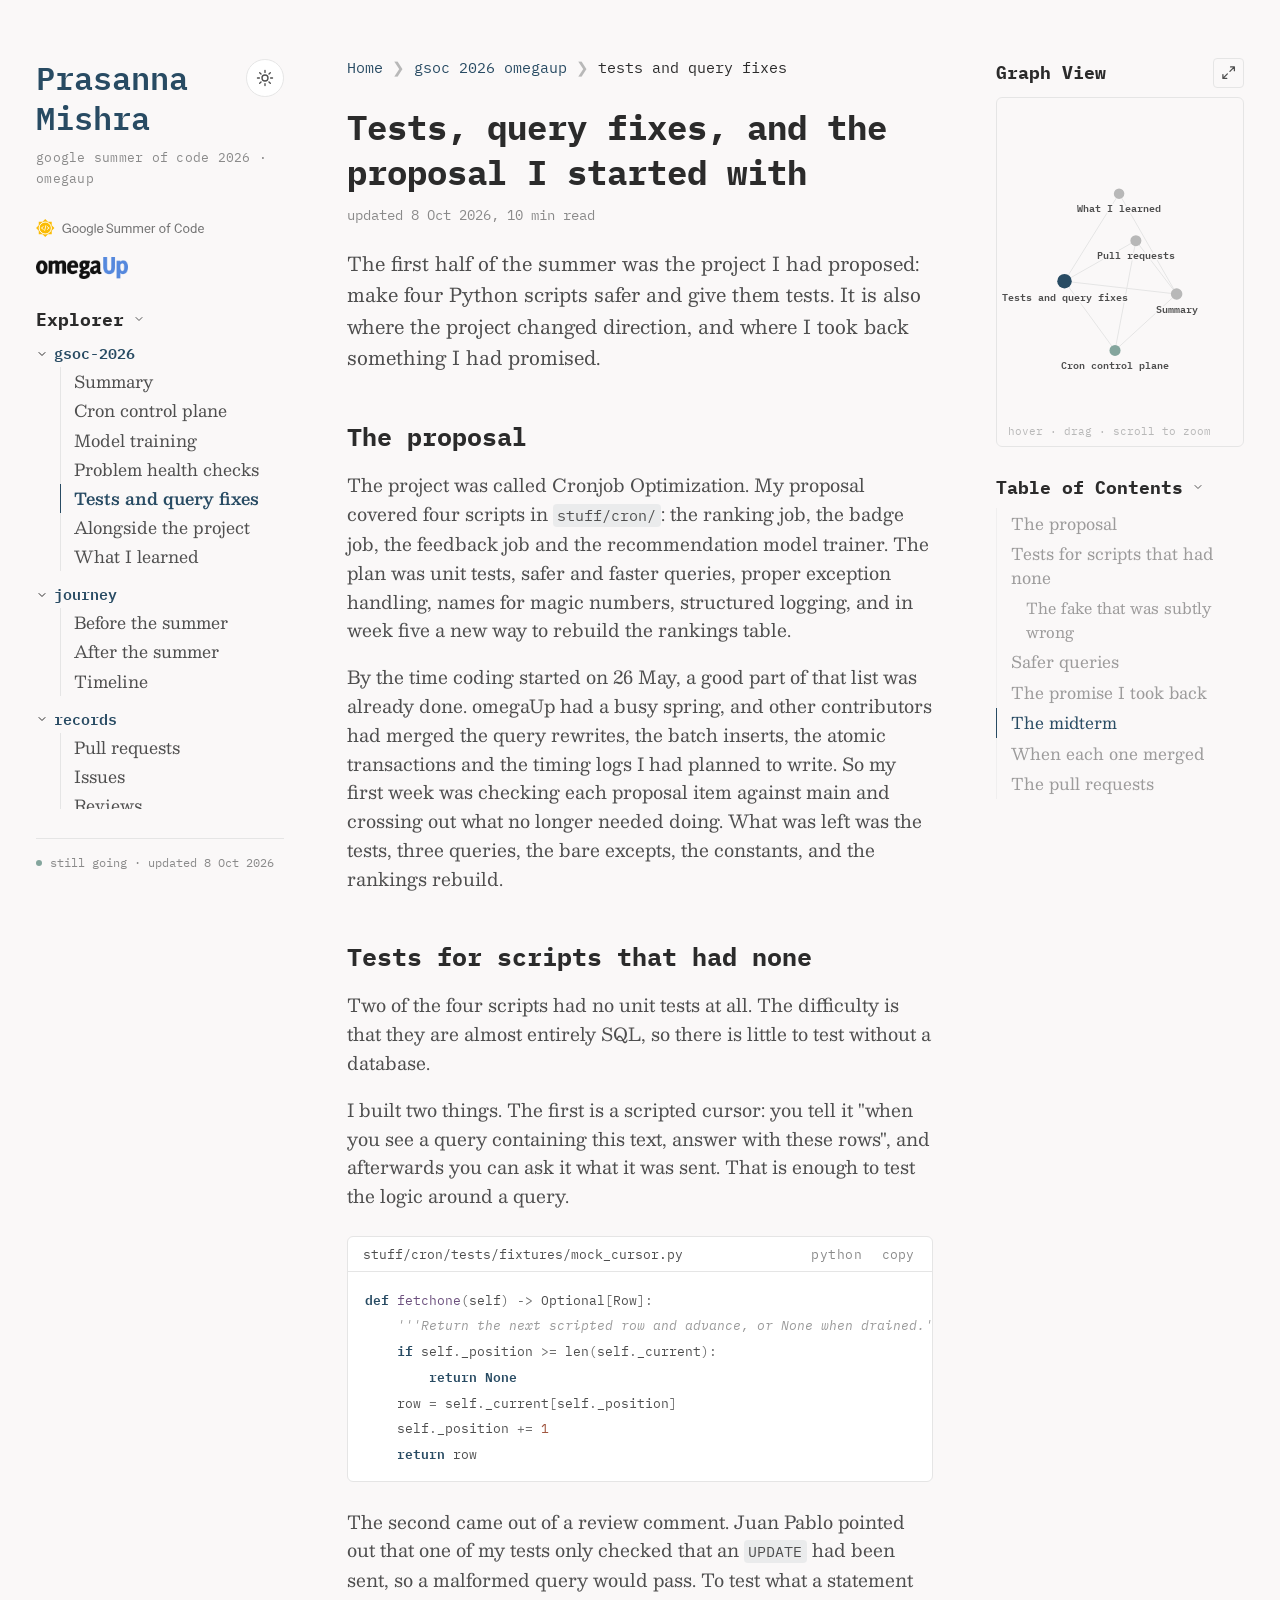
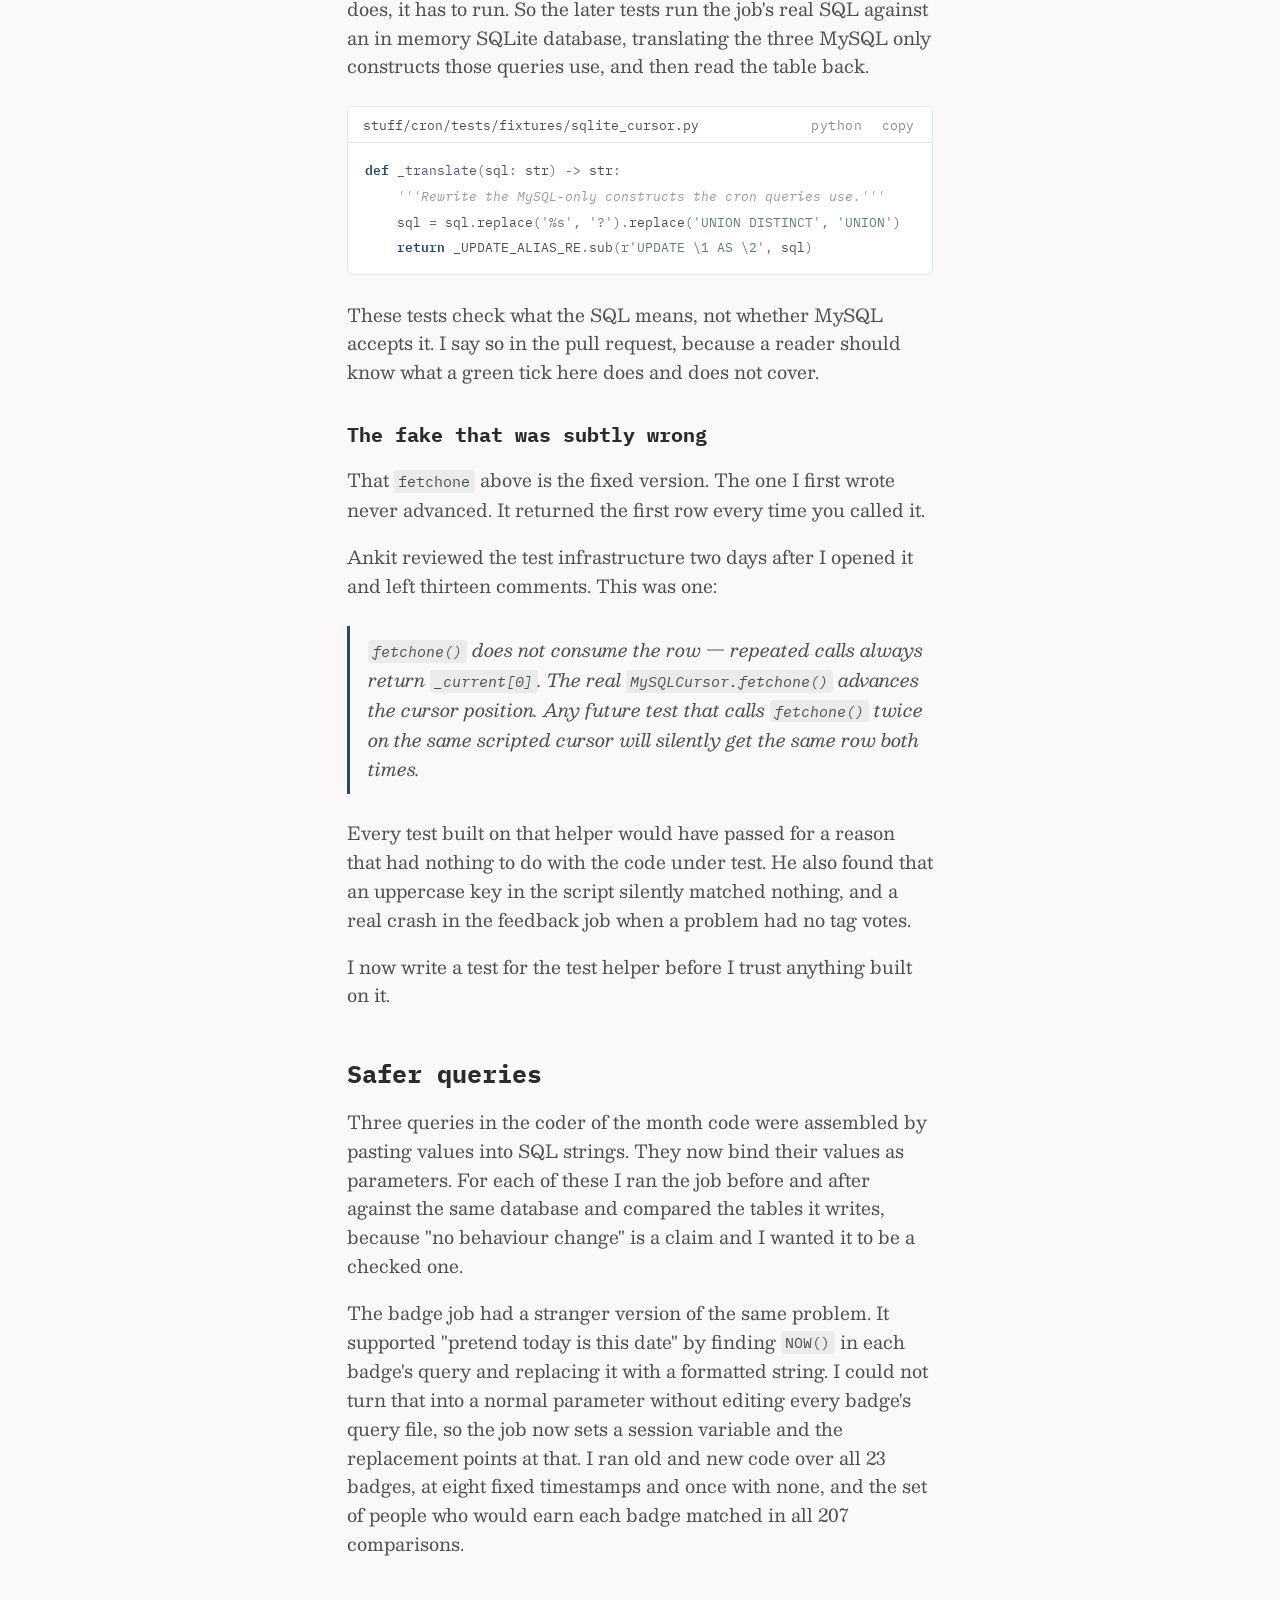
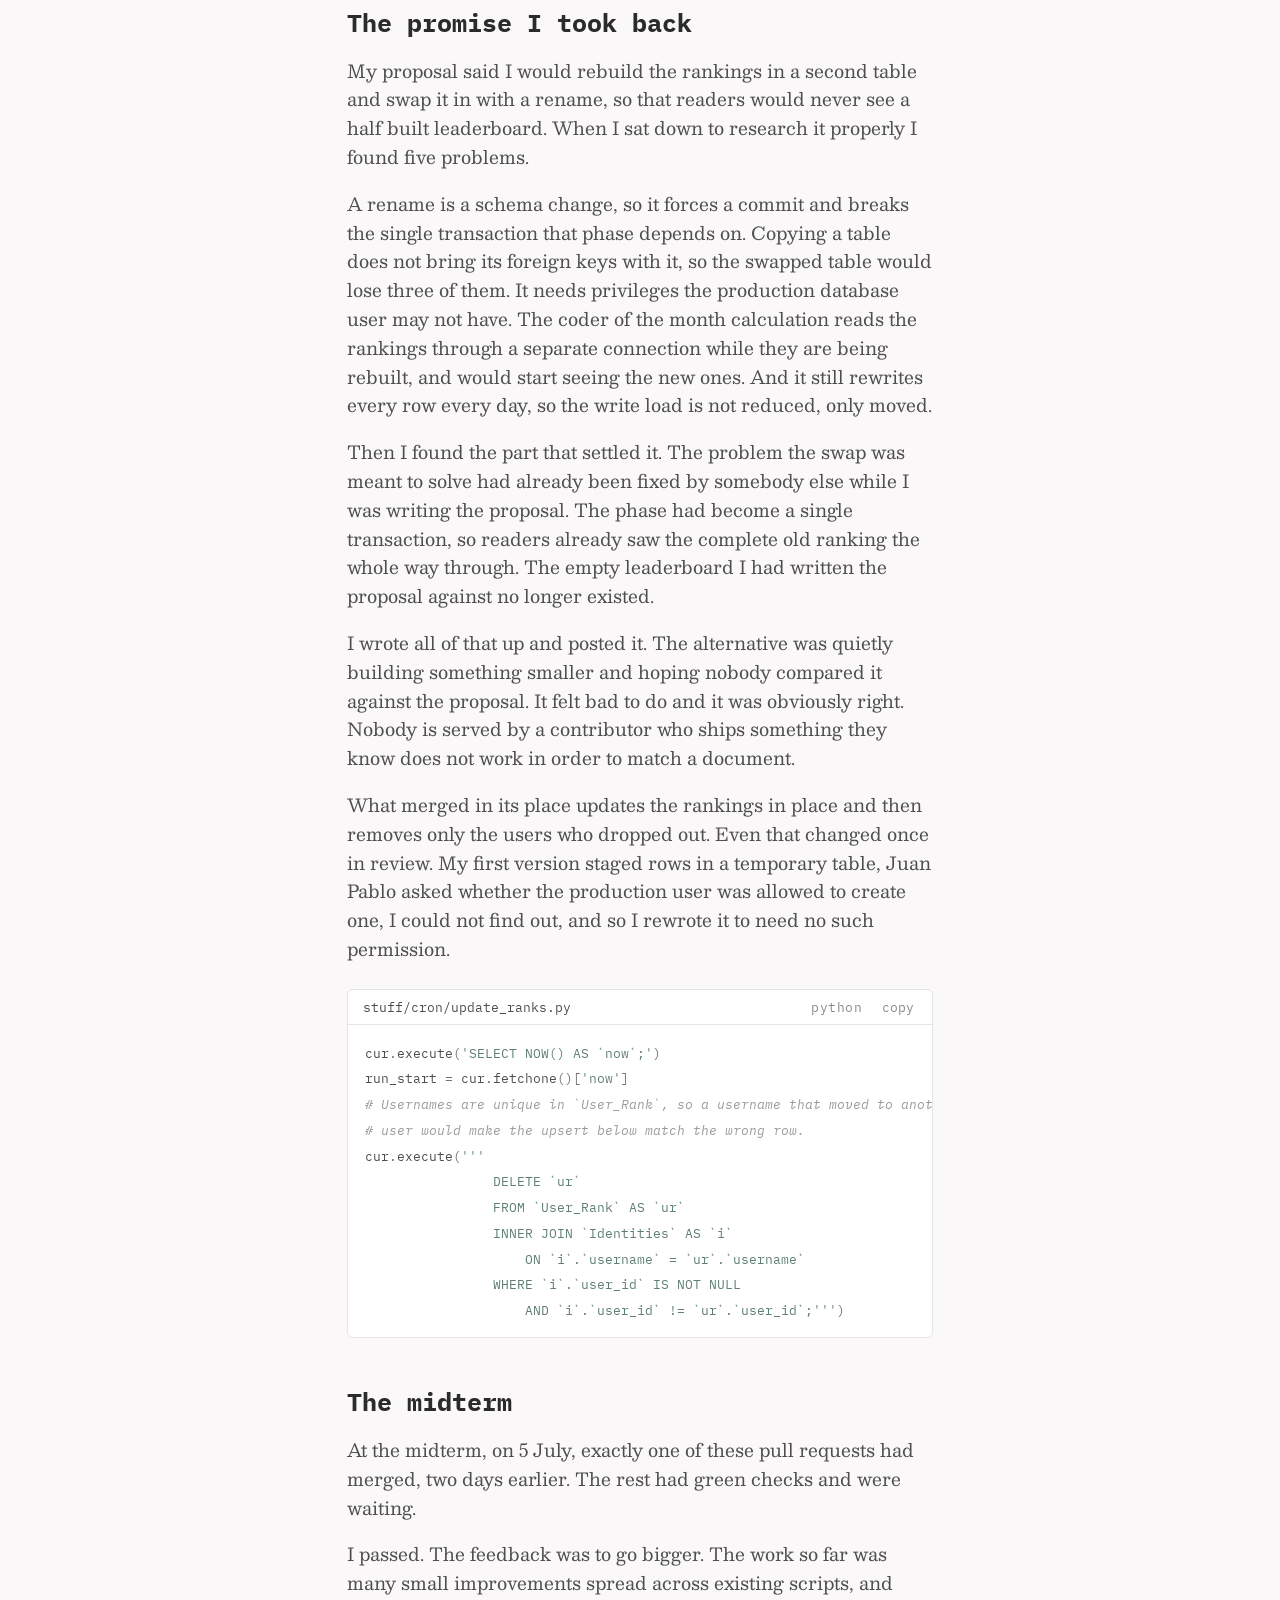
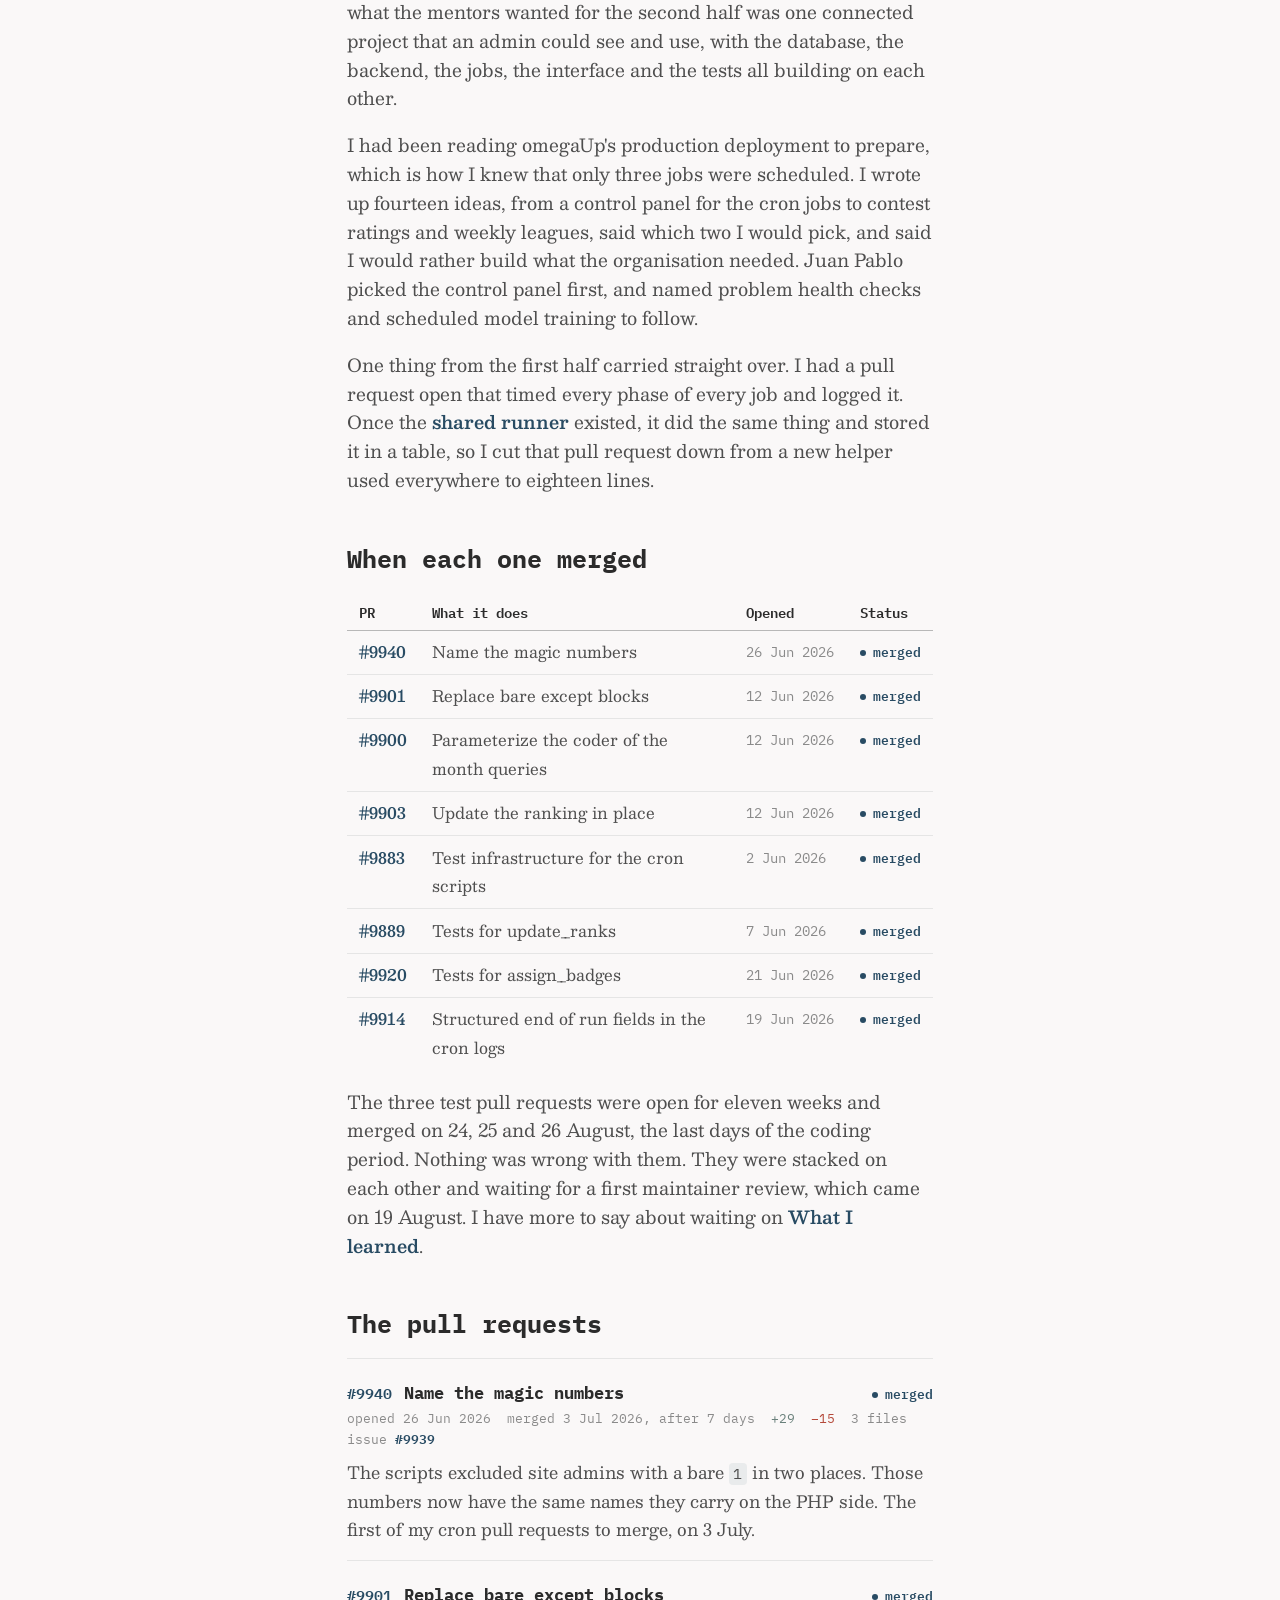
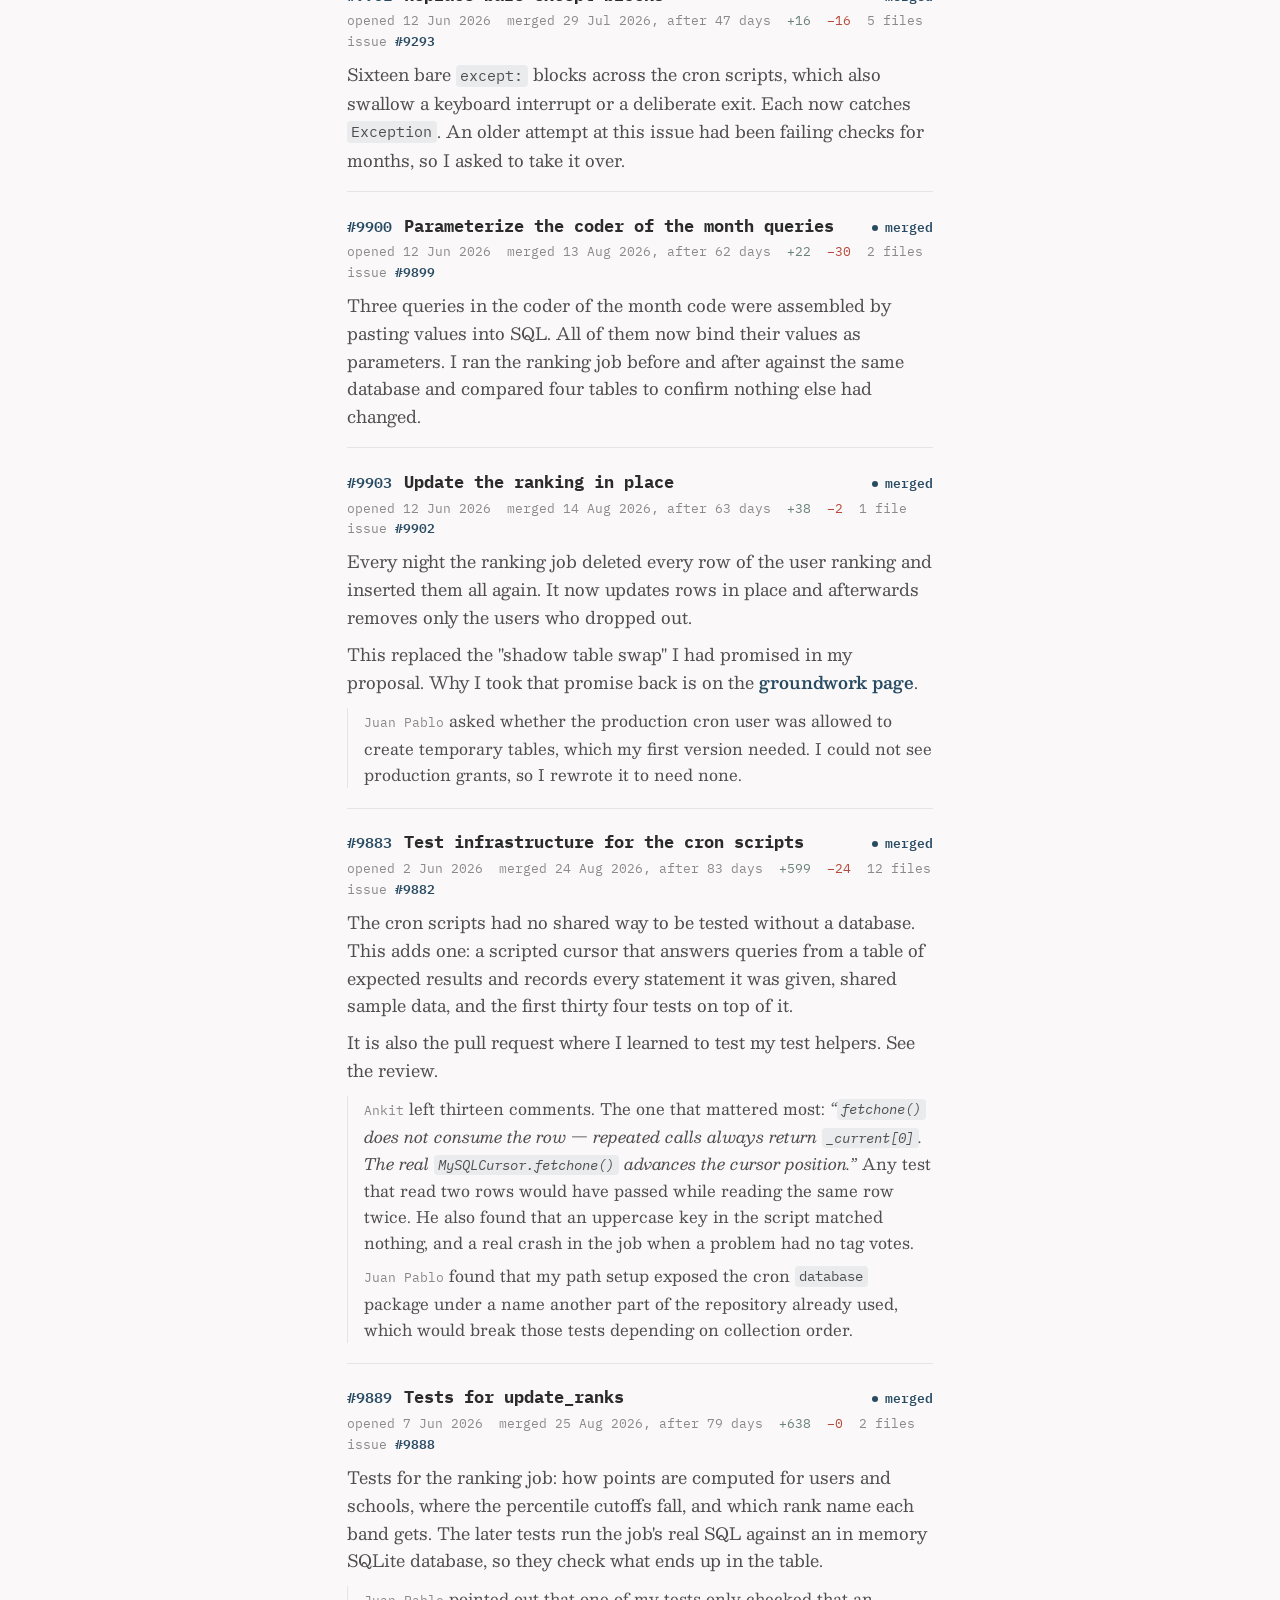
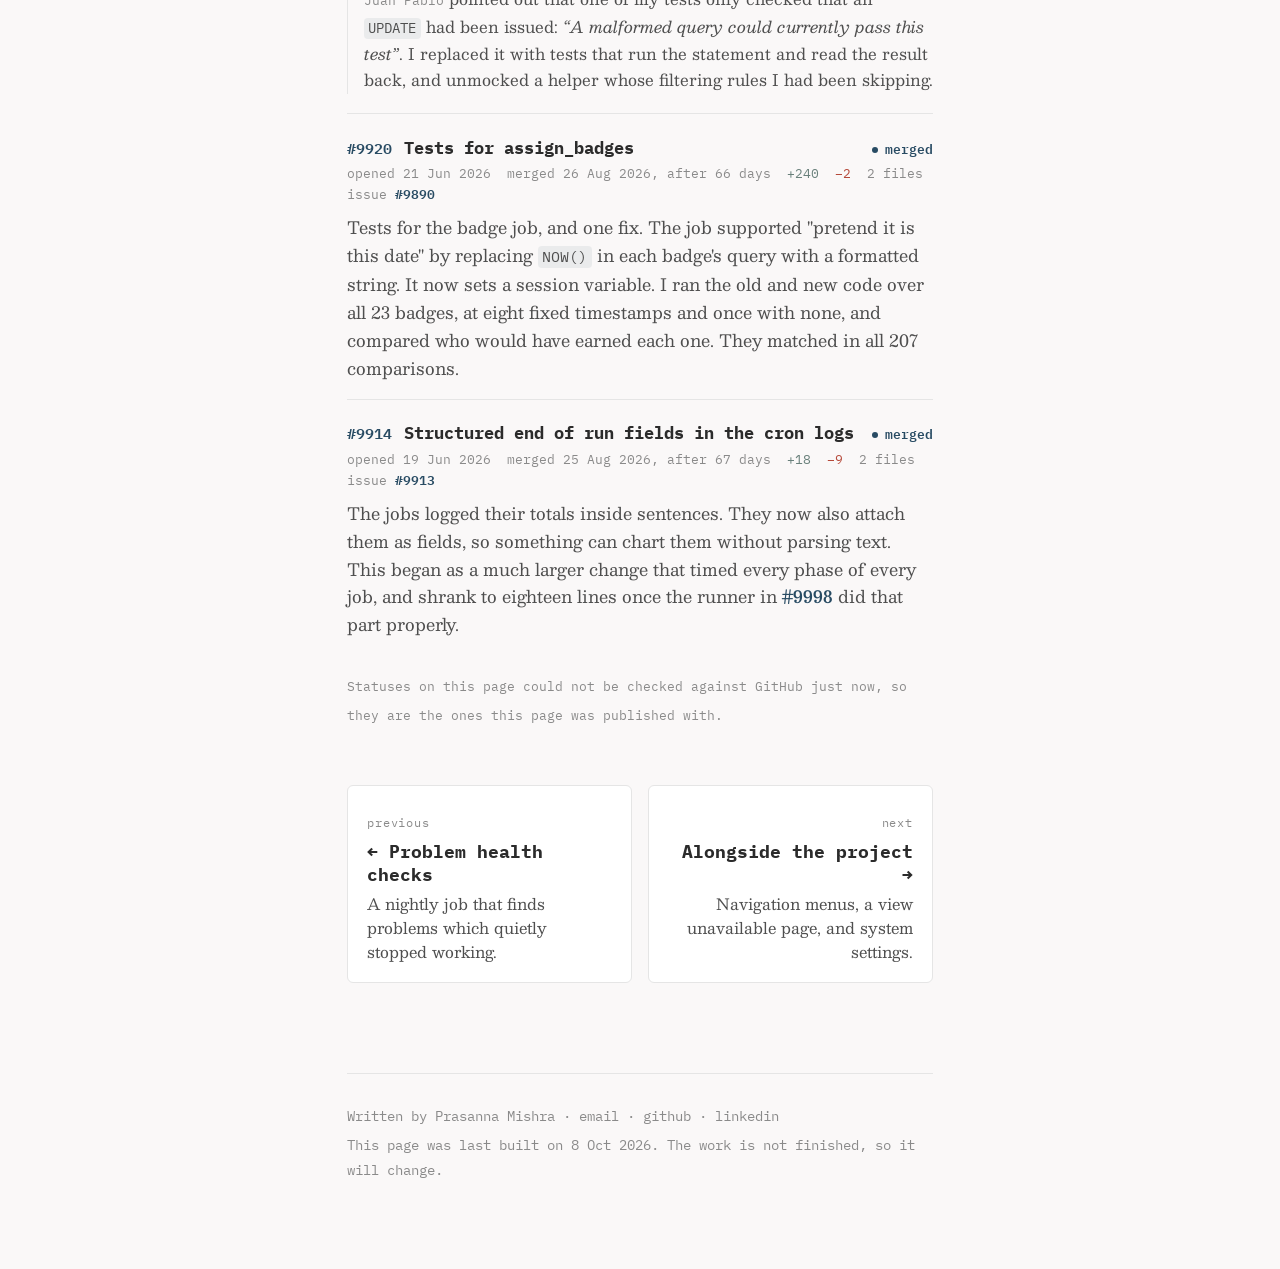
<file: gsoc/groundwork.html>
<!DOCTYPE html>
<html lang="en">
<head>
<meta charset="utf-8" />
<meta name="viewport" content="width=device-width, initial-scale=1.0" />
<title>Tests, query fixes, and the proposal I started with | Prasanna Mishra</title>
<meta name="description" content="The first half of GSoC 2026 at omegaUp: unit tests for the cron scripts, safer SQL, the midterm feedback, and the shadow table swap that was promised and withdrawn." />
<meta name="author" content="Prasanna Mishra" />
<meta name="theme-color" content="#faf8f8" />
<link rel="canonical" href="https://prasannamishra001.github.io/prasannamishra/gsoc/groundwork.html" />
<meta property="og:title" content="Tests, query fixes, and the proposal I started with" />
<meta property="og:description" content="The first half of GSoC 2026 at omegaUp: unit tests for the cron scripts, safer SQL, the midterm feedback, and the shadow table swap that was promised and withdrawn." />
<meta property="og:type" content="article" />
<link rel="icon" type="image/svg+xml" href="assets/gsoc-icon.svg" />
<script>(function(){try{var t=localStorage.getItem('gsoc-theme');if(t!=='dark'&&t!=='light')t=window.matchMedia&&window.matchMedia('(prefers-color-scheme: dark)').matches?'dark':'light';document.documentElement.setAttribute('data-theme',t);}catch(e){document.documentElement.setAttribute('data-theme','light');}})();</script>
<link rel="preconnect" href="https://fonts.googleapis.com" />
<link rel="preconnect" href="https://fonts.gstatic.com" crossorigin />
<link href="https://fonts.googleapis.com/css2?family=IBM+Plex+Mono:wght@400;600;700&family=Besley:ital,wght@0,400;0,600;1,400;1,600&display=swap" rel="stylesheet" />
<link rel="stylesheet" href="quartz.css" />
</head>
<body data-page="groundwork">
<div class="progress" aria-hidden="true"><i></i></div>
<div id="quartz-root" class="page"><div id="quartz-body">

<div class="left sidebar">
  <div>
    <div class="site-head">
      <h2 class="page-title"><a href="index.html">Prasanna Mishra</a></h2>
      <button type="button" class="theme-toggle" id="theme-toggle" aria-label="Switch between light and dark" title="Switch between light and dark"><svg class="sun" viewBox="0 0 24 24" fill="none" stroke="currentColor" stroke-width="1.8" stroke-linecap="round"><circle cx="12" cy="12" r="4"/><path d="M12 2v2.5M12 19.5V22M2 12h2.5M19.5 12H22M4.9 4.9l1.8 1.8M17.3 17.3l1.8 1.8M4.9 19.1l1.8-1.8M17.3 6.7l1.8-1.8"/></svg><svg class="moon" viewBox="0 0 24 24" fill="none" stroke="currentColor" stroke-width="1.8" stroke-linecap="round" stroke-linejoin="round"><path d="M20 14.5A8 8 0 0 1 9.5 4a8 8 0 1 0 10.5 10.5z"/></svg></button>
    </div>
    <p class="site-tag">google summer of code 2026 &middot; omegaup</p>
  </div>
  <div class="sidebar-logos">
    <img src="assets/gsoc-logo.svg" alt="Google Summer of Code" class="gsoc-mark" />
    <img src="assets/omegaup-logo.png" alt="omegaUp" class="org-mark" />
  </div>
  <div class="explorer"><button type="button" class="explorer-toggle" data-fold="explorer-content"><h2>Explorer</h2><svg xmlns="http://www.w3.org/2000/svg" width="12" height="12" viewBox="0 0 24 24" fill="none" stroke="currentColor" stroke-width="2" stroke-linecap="round" stroke-linejoin="round" class="fold"><polyline points="6 9 12 15 18 9"></polyline></svg></button><div class="explorer-content" id="explorer-content"><ul class="explorer-ul"><li><button type="button" class="folder-container" data-fold="folder-gsoc-2026"><svg xmlns="http://www.w3.org/2000/svg" width="12" height="12" viewBox="0 0 24 24" fill="none" stroke="currentColor" stroke-width="2" stroke-linecap="round" stroke-linejoin="round" class="folder-icon"><polyline points="9 18 15 12 9 6"></polyline></svg><span class="folder-title">gsoc-2026</span></button><ul id="folder-gsoc-2026"><li><a href="index.html">Summary</a></li><li><a href="control-plane.html">Cron control plane</a></li><li><a href="model-training.html">Model training</a></li><li><a href="health-checks.html">Problem health checks</a></li><li><a href="groundwork.html" class="active">Tests and query fixes</a></li><li><a href="alongside.html">Alongside the project</a></li><li><a href="lessons.html">What I learned</a></li></ul></li><li><button type="button" class="folder-container" data-fold="folder-journey"><svg xmlns="http://www.w3.org/2000/svg" width="12" height="12" viewBox="0 0 24 24" fill="none" stroke="currentColor" stroke-width="2" stroke-linecap="round" stroke-linejoin="round" class="folder-icon"><polyline points="9 18 15 12 9 6"></polyline></svg><span class="folder-title">journey</span></button><ul id="folder-journey"><li><a href="before-gsoc.html">Before the summer</a></li><li><a href="after-gsoc.html">After the summer</a></li><li><a href="journey.html">Timeline</a></li></ul></li><li><button type="button" class="folder-container" data-fold="folder-records"><svg xmlns="http://www.w3.org/2000/svg" width="12" height="12" viewBox="0 0 24 24" fill="none" stroke="currentColor" stroke-width="2" stroke-linecap="round" stroke-linejoin="round" class="folder-icon"><polyline points="9 18 15 12 9 6"></polyline></svg><span class="folder-title">records</span></button><ul id="folder-records"><li><a href="pull-requests.html">Pull requests</a></li><li><a href="issues.html">Issues</a></li><li><a href="reviews.html">Reviews</a></li></ul></li><li><button type="button" class="folder-container" data-fold="folder-elsewhere"><svg xmlns="http://www.w3.org/2000/svg" width="12" height="12" viewBox="0 0 24 24" fill="none" stroke="currentColor" stroke-width="2" stroke-linecap="round" stroke-linejoin="round" class="folder-icon"><polyline points="9 18 15 12 9 6"></polyline></svg><span class="folder-title">elsewhere</span></button><ul id="folder-elsewhere"><li><a href="../index.html">Back to the portfolio</a></li><li><a href="https://github.com/omegaup/omegaup/pulls?q=is%3Apr+author%3APrasannaMishra001">My pull requests on GitHub</a></li><li><a href="https://github.com/omegaup/omegaup/issues/9992">The control plane issue</a></li><li><a href="https://summerofcode.withgoogle.com/">Google Summer of Code</a></li></ul></li></ul></div></div>
  <p class="sidebar-updated"><span class="pulse"></span>still going &middot; updated 8 Oct 2026</p>
</div>

<div class="center">
  <div class="page-header">
    <nav class="breadcrumb-container" aria-label="breadcrumbs"><div class="breadcrumb-element"><a href="../index.html">Home</a><p>&#10095;</p></div><div class="breadcrumb-element"><a href="index.html">gsoc 2026 omegaup</a><p>&#10095;</p></div><div class="breadcrumb-element"><a href="groundwork.html">tests and query fixes</a></div></nav>
    <h1 class="article-title">Tests, query fixes, and the proposal I started with</h1>
    <p class="content-meta"><time datetime="2026-10-08">updated 8 Oct 2026</time><span>10 min read</span></p>
  </div>
  <article>
<p class="lede">The first half of the summer was the project I had proposed: make four Python scripts safer
and give them tests. It is also where the project changed direction, and where I took back something I had
promised.</p>

<h2 id="the-proposal">The proposal<a role="anchor" aria-hidden="true" tabindex="-1" href="#the-proposal" class="anchor">#</a></h2>
<p>The project was called Cronjob Optimization. My proposal covered four scripts in <code>stuff/cron/</code>: the ranking
job, the badge job, the feedback job and the recommendation model trainer. The plan was unit tests, safer
and faster queries, proper exception handling, names for magic numbers, structured logging, and in week five
a new way to rebuild the rankings table.</p>
<p>By the time coding started on 26 May, a good part of that list was already done. omegaUp had a busy spring,
and other contributors had merged the query rewrites, the batch inserts, the atomic transactions and the
timing logs I had planned to write. So my first week was checking each proposal item against main and
crossing out what no longer needed doing. What was left was the tests, three queries, the bare excepts, the
constants, and the rankings rebuild.</p>
<h2 id="tests">Tests for scripts that had none<a role="anchor" aria-hidden="true" tabindex="-1" href="#tests" class="anchor">#</a></h2>
<p>Two of the four scripts had no unit tests at all. The difficulty is that they are almost entirely SQL, so
there is little to test without a database.</p>
<p>I built two things. The first is a scripted cursor: you tell it "when you see a query containing this text,
answer with these rows", and afterwards you can ask it what it was sent. That is enough to test the logic
around a query.</p>
<div class="codeblock reveal"><div class="codeblock-head"><span class="file">stuff/cron/tests/fixtures/mock_cursor.py</span><span class="lang">python</span><button type="button">copy</button></div><pre class="hl"><code><span class="k">def</span> <span class="nf">fetchone</span><span class="p">(</span><span class="bp">self</span><span class="p">)</span> <span class="o">-&gt;</span> <span class="n">Optional</span><span class="p">[</span><span class="n">Row</span><span class="p">]:</span>
<span class="w">    </span><span class="sd">&#39;&#39;&#39;Return the next scripted row and advance, or None when drained.&#39;&#39;&#39;</span>
    <span class="k">if</span> <span class="bp">self</span><span class="o">.</span><span class="n">_position</span> <span class="o">&gt;=</span> <span class="nb">len</span><span class="p">(</span><span class="bp">self</span><span class="o">.</span><span class="n">_current</span><span class="p">):</span>
        <span class="k">return</span> <span class="kc">None</span>
    <span class="n">row</span> <span class="o">=</span> <span class="bp">self</span><span class="o">.</span><span class="n">_current</span><span class="p">[</span><span class="bp">self</span><span class="o">.</span><span class="n">_position</span><span class="p">]</span>
    <span class="bp">self</span><span class="o">.</span><span class="n">_position</span> <span class="o">+=</span> <span class="mi">1</span>
    <span class="k">return</span> <span class="n">row</span></code></pre></div>

<p>The second came out of a review comment. Juan Pablo pointed out that one of my tests only checked that an
<code>UPDATE</code> had been sent, so a malformed query would pass. To test what a statement does, it has to run. So the
later tests run the job's real SQL against an in memory SQLite database, translating the three
MySQL only constructs those queries use, and then read the table back.</p>
<div class="codeblock reveal"><div class="codeblock-head"><span class="file">stuff/cron/tests/fixtures/sqlite_cursor.py</span><span class="lang">python</span><button type="button">copy</button></div><pre class="hl"><code><span class="k">def</span> <span class="nf">_translate</span><span class="p">(</span><span class="n">sql</span><span class="p">:</span> <span class="nb">str</span><span class="p">)</span> <span class="o">-&gt;</span> <span class="nb">str</span><span class="p">:</span>
<span class="w">    </span><span class="sd">&#39;&#39;&#39;Rewrite the MySQL-only constructs the cron queries use.&#39;&#39;&#39;</span>
    <span class="n">sql</span> <span class="o">=</span> <span class="n">sql</span><span class="o">.</span><span class="n">replace</span><span class="p">(</span><span class="s1">&#39;</span><span class="si">%s</span><span class="s1">&#39;</span><span class="p">,</span> <span class="s1">&#39;?&#39;</span><span class="p">)</span><span class="o">.</span><span class="n">replace</span><span class="p">(</span><span class="s1">&#39;UNION DISTINCT&#39;</span><span class="p">,</span> <span class="s1">&#39;UNION&#39;</span><span class="p">)</span>
    <span class="k">return</span> <span class="n">_UPDATE_ALIAS_RE</span><span class="o">.</span><span class="n">sub</span><span class="p">(</span><span class="sa">r</span><span class="s1">&#39;UPDATE \1 AS \2&#39;</span><span class="p">,</span> <span class="n">sql</span><span class="p">)</span></code></pre></div>

<p>These tests check what the SQL means, not whether MySQL accepts it. I say so in the pull request, because a
reader should know what a green tick here does and does not cover.</p>
<h3 id="the-fake">The fake that was subtly wrong<a role="anchor" aria-hidden="true" tabindex="-1" href="#the-fake" class="anchor">#</a></h3>
<p>That <code>fetchone</code> above is the fixed version. The one I first wrote never advanced. It returned the first row
every time you called it.</p>
<p>Ankit reviewed the test infrastructure two days after I opened it and left thirteen comments. This was one:</p>
<blockquote>
<p><code>fetchone()</code> does not consume the row — repeated calls always return <code>_current[0]</code>. The real
<code>MySQLCursor.fetchone()</code> advances the cursor position. Any future test that calls <code>fetchone()</code> twice on the
same scripted cursor will silently get the same row both times.</p>
</blockquote>
<p>Every test built on that helper would have passed for a reason that had nothing to do with the code under
test. He also found that an uppercase key in the script silently matched nothing, and a real crash in the
feedback job when a problem had no tag votes.</p>
<p>I now write a test for the test helper before I trust anything built on it.</p>
<h2 id="queries">Safer queries<a role="anchor" aria-hidden="true" tabindex="-1" href="#queries" class="anchor">#</a></h2>
<p>Three queries in the coder of the month code were assembled by pasting values into SQL strings. They now
bind their values as parameters. For each of these I ran the job before and after against the same database
and compared the tables it writes, because "no behaviour change" is a claim and I wanted it to be a checked
one.</p>
<p>The badge job had a stranger version of the same problem. It supported "pretend today is this date" by
finding <code>NOW()</code> in each badge's query and replacing it with a formatted string. I could not turn that into a
normal parameter without editing every badge's query file, so the job now sets a session variable and the
replacement points at that. I ran old and new code over all 23 badges, at eight fixed timestamps and once
with none, and the set of people who would earn each badge matched in all 207 comparisons.</p>
<h2 id="the-promise-i-took-back">The promise I took back<a role="anchor" aria-hidden="true" tabindex="-1" href="#the-promise-i-took-back" class="anchor">#</a></h2>
<p>My proposal said I would rebuild the rankings in a second table and swap it in with a rename, so that
readers would never see a half built leaderboard. When I sat down to research it properly I found five
problems.</p>
<p>A rename is a schema change, so it forces a commit and breaks the single transaction that phase depends on.
Copying a table does not bring its foreign keys with it, so the swapped table would lose three of them. It
needs privileges the production database user may not have. The coder of the month calculation reads the
rankings through a separate connection while they are being rebuilt, and would start seeing the new ones.
And it still rewrites every row every day, so the write load is not reduced, only moved.</p>
<p>Then I found the part that settled it. The problem the swap was meant to solve had already been fixed by
somebody else while I was writing the proposal. The phase had become a single transaction, so readers
already saw the complete old ranking the whole way through. The empty leaderboard I had written the proposal
against no longer existed.</p>
<p>I wrote all of that up and posted it. The alternative was quietly building something smaller and hoping
nobody compared it against the proposal. It felt bad to do and it was obviously right. Nobody is served by a
contributor who ships something they know does not work in order to match a document.</p>
<p>What merged in its place updates the rankings in place and then removes only the users who dropped out. Even
that changed once in review. My first version staged rows in a temporary table, Juan Pablo asked whether the
production user was allowed to create one, I could not find out, and so I rewrote it to need no such
permission.</p>
<div class="codeblock reveal"><div class="codeblock-head"><span class="file">stuff/cron/update_ranks.py</span><span class="lang">python</span><button type="button">copy</button></div><pre class="hl"><code><span class="n">cur</span><span class="o">.</span><span class="n">execute</span><span class="p">(</span><span class="s1">&#39;SELECT NOW() AS `now`;&#39;</span><span class="p">)</span>
<span class="n">run_start</span> <span class="o">=</span> <span class="n">cur</span><span class="o">.</span><span class="n">fetchone</span><span class="p">()[</span><span class="s1">&#39;now&#39;</span><span class="p">]</span>
<span class="c1"># Usernames are unique in `User_Rank`, so a username that moved to another</span>
<span class="c1"># user would make the upsert below match the wrong row.</span>
<span class="n">cur</span><span class="o">.</span><span class="n">execute</span><span class="p">(</span><span class="s1">&#39;&#39;&#39;</span>
<span class="s1">                DELETE `ur`</span>
<span class="s1">                FROM `User_Rank` AS `ur`</span>
<span class="s1">                INNER JOIN `Identities` AS `i`</span>
<span class="s1">                    ON `i`.`username` = `ur`.`username`</span>
<span class="s1">                WHERE `i`.`user_id` IS NOT NULL</span>
<span class="s1">                    AND `i`.`user_id` != `ur`.`user_id`;&#39;&#39;&#39;</span><span class="p">)</span></code></pre></div>

<h2 id="the-midterm">The midterm<a role="anchor" aria-hidden="true" tabindex="-1" href="#the-midterm" class="anchor">#</a></h2>
<p>At the midterm, on 5 July, exactly one of these pull requests had merged, two days earlier. The rest had
green checks and were waiting.</p>
<p>I passed. The feedback was to go bigger. The work so far was many small improvements spread across existing
scripts, and what the mentors wanted for the second half was one connected project that an admin could see
and use, with the database, the backend, the jobs, the interface and the tests all building on each other.</p>
<p>I had been reading omegaUp's production deployment to prepare, which is how I knew that only three jobs
were scheduled. I wrote up fourteen ideas, from a control panel for the cron jobs to contest ratings and
weekly leagues, said which two I would pick, and said I would rather build what the organisation needed.
Juan Pablo picked the control panel first, and named problem health checks and scheduled model training to
follow.</p>
<p>One thing from the first half carried straight over. I had a pull request open that timed every phase of
every job and logged it. Once the <a href="control-plane.html#one-runner">shared runner</a> existed, it did the same
thing and stored it in a table, so I cut that pull request down from a new helper used everywhere to
eighteen lines.</p>
<h2 id="when">When each one merged<a role="anchor" aria-hidden="true" tabindex="-1" href="#when" class="anchor">#</a></h2>
<div class="table-container"><table><thead><tr><th>PR</th><th>What it does</th><th>Opened</th><th>Status</th></tr></thead><tbody><tr><td><a href="https://github.com/omegaup/omegaup/pull/9940">#9940</a></td><td>Name the magic numbers</td><td class="num">26 Jun 2026</td><td class="pr-state pr-state-merged" data-state-for="pull/9940">merged</td></tr><tr><td><a href="https://github.com/omegaup/omegaup/pull/9901">#9901</a></td><td>Replace bare except blocks</td><td class="num">12 Jun 2026</td><td class="pr-state pr-state-merged" data-state-for="pull/9901">merged</td></tr><tr><td><a href="https://github.com/omegaup/omegaup/pull/9900">#9900</a></td><td>Parameterize the coder of the month queries</td><td class="num">12 Jun 2026</td><td class="pr-state pr-state-merged" data-state-for="pull/9900">merged</td></tr><tr><td><a href="https://github.com/omegaup/omegaup/pull/9903">#9903</a></td><td>Update the ranking in place</td><td class="num">12 Jun 2026</td><td class="pr-state pr-state-merged" data-state-for="pull/9903">merged</td></tr><tr><td><a href="https://github.com/omegaup/omegaup/pull/9883">#9883</a></td><td>Test infrastructure for the cron scripts</td><td class="num">2 Jun 2026</td><td class="pr-state pr-state-merged" data-state-for="pull/9883">merged</td></tr><tr><td><a href="https://github.com/omegaup/omegaup/pull/9889">#9889</a></td><td>Tests for update_ranks</td><td class="num">7 Jun 2026</td><td class="pr-state pr-state-merged" data-state-for="pull/9889">merged</td></tr><tr><td><a href="https://github.com/omegaup/omegaup/pull/9920">#9920</a></td><td>Tests for assign_badges</td><td class="num">21 Jun 2026</td><td class="pr-state pr-state-merged" data-state-for="pull/9920">merged</td></tr><tr><td><a href="https://github.com/omegaup/omegaup/pull/9914">#9914</a></td><td>Structured end of run fields in the cron logs</td><td class="num">19 Jun 2026</td><td class="pr-state pr-state-merged" data-state-for="pull/9914">merged</td></tr></tbody></table></div>

<p>The three test pull requests were open for eleven weeks and merged on 24, 25 and 26 August, the last days of
the coding period. Nothing was wrong with them. They were stacked on each other and waiting for a first
maintainer review, which came on 19 August. I have more to say about waiting on
<a href="lessons.html#waiting">What I learned</a>.</p>
<h2 id="pull-requests">The pull requests<a role="anchor" aria-hidden="true" tabindex="-1" href="#pull-requests" class="anchor">#</a></h2>
<section class="record" id="pr-9940"><div class="record-head"><a class="n" href="https://github.com/omegaup/omegaup/pull/9940">#9940</a><h4>Name the magic numbers</h4><span class="pr-state pr-state-merged" data-state-for="pull/9940">merged</span></div><div class="record-meta"><span>opened 26 Jun 2026</span><span>merged 3 Jul 2026, after 7 days</span><span class="add">+29</span><span class="del">&minus;15</span><span>3 files</span><span>issue <a href="https://github.com/omegaup/omegaup/issues/9939">#9939</a></span></div><p>The scripts excluded site admins with a bare <code>1</code> in two places. Those numbers now have the same
names they carry on the PHP side. The first of my cron pull requests to merge, on 3 July.</p></section><section class="record" id="pr-9901"><div class="record-head"><a class="n" href="https://github.com/omegaup/omegaup/pull/9901">#9901</a><h4>Replace bare except blocks</h4><span class="pr-state pr-state-merged" data-state-for="pull/9901">merged</span></div><div class="record-meta"><span>opened 12 Jun 2026</span><span>merged 29 Jul 2026, after 47 days</span><span class="add">+16</span><span class="del">&minus;16</span><span>5 files</span><span>issue <a href="https://github.com/omegaup/omegaup/issues/9293">#9293</a></span></div><p>Sixteen bare <code>except:</code> blocks across the cron scripts, which also swallow a keyboard interrupt or
a deliberate exit. Each now catches <code>Exception</code>. An older attempt at this issue had been failing
checks for months, so I asked to take it over.</p></section><section class="record" id="pr-9900"><div class="record-head"><a class="n" href="https://github.com/omegaup/omegaup/pull/9900">#9900</a><h4>Parameterize the coder of the month queries</h4><span class="pr-state pr-state-merged" data-state-for="pull/9900">merged</span></div><div class="record-meta"><span>opened 12 Jun 2026</span><span>merged 13 Aug 2026, after 62 days</span><span class="add">+22</span><span class="del">&minus;30</span><span>2 files</span><span>issue <a href="https://github.com/omegaup/omegaup/issues/9899">#9899</a></span></div><p>Three queries in the coder of the month code were assembled by pasting values into SQL. All of them now bind
their values as parameters. I ran the ranking job before and after against the same database and compared
four tables to confirm nothing else had changed.</p></section><section class="record" id="pr-9903"><div class="record-head"><a class="n" href="https://github.com/omegaup/omegaup/pull/9903">#9903</a><h4>Update the ranking in place</h4><span class="pr-state pr-state-merged" data-state-for="pull/9903">merged</span></div><div class="record-meta"><span>opened 12 Jun 2026</span><span>merged 14 Aug 2026, after 63 days</span><span class="add">+38</span><span class="del">&minus;2</span><span>1 file</span><span>issue <a href="https://github.com/omegaup/omegaup/issues/9902">#9902</a></span></div><p>Every night the ranking job deleted every row of the user ranking and inserted them all again. It now updates
rows in place and afterwards removes only the users who dropped out.</p><p>This replaced the "shadow table swap" I had promised in my proposal. Why I took that promise back is on the
<a href="groundwork.html#the-promise-i-took-back">groundwork page</a>.</p><div class="review"><p><span class="who">Juan Pablo</span> asked whether the production cron user was allowed to create temporary tables, which my first version needed. I could not see production grants, so I rewrote it to need none.</p></div></section><section class="record" id="pr-9883"><div class="record-head"><a class="n" href="https://github.com/omegaup/omegaup/pull/9883">#9883</a><h4>Test infrastructure for the cron scripts</h4><span class="pr-state pr-state-merged" data-state-for="pull/9883">merged</span></div><div class="record-meta"><span>opened 2 Jun 2026</span><span>merged 24 Aug 2026, after 83 days</span><span class="add">+599</span><span class="del">&minus;24</span><span>12 files</span><span>issue <a href="https://github.com/omegaup/omegaup/issues/9882">#9882</a></span></div><p>The cron scripts had no shared way to be tested without a database. This adds one: a scripted cursor that
answers queries from a table of expected results and records every statement it was given, shared sample
data, and the first thirty four tests on top of it.</p><p>It is also the pull request where I learned to test my test helpers. See the review.</p><div class="review"><p><span class="who">Ankit</span> left thirteen comments. The one that mattered most: <q><code>fetchone()</code> does not consume the row — repeated calls always return <code>_current[0]</code>. The real <code>MySQLCursor.fetchone()</code> advances the cursor position.</q> Any test that read two rows would have passed while reading the same row twice. He also found that an uppercase key in the script matched nothing, and a real crash in the job when a problem had no tag votes.</p><p><span class="who">Juan Pablo</span> found that my path setup exposed the cron <code>database</code> package under a name another part of the repository already used, which would break those tests depending on collection order.</p></div></section><section class="record" id="pr-9889"><div class="record-head"><a class="n" href="https://github.com/omegaup/omegaup/pull/9889">#9889</a><h4>Tests for update_ranks</h4><span class="pr-state pr-state-merged" data-state-for="pull/9889">merged</span></div><div class="record-meta"><span>opened 7 Jun 2026</span><span>merged 25 Aug 2026, after 79 days</span><span class="add">+638</span><span class="del">&minus;0</span><span>2 files</span><span>issue <a href="https://github.com/omegaup/omegaup/issues/9888">#9888</a></span></div><p>Tests for the ranking job: how points are computed for users and schools, where the percentile cutoffs fall,
and which rank name each band gets. The later tests run the job's real SQL against an in memory SQLite
database, so they check what ends up in the table.</p><div class="review"><p><span class="who">Juan Pablo</span> pointed out that one of my tests only checked that an <code>UPDATE</code> had been issued: <q>A malformed query could currently pass this test</q>. I replaced it with tests that run the statement and read the result back, and unmocked a helper whose filtering rules I had been skipping.</p></div></section><section class="record" id="pr-9920"><div class="record-head"><a class="n" href="https://github.com/omegaup/omegaup/pull/9920">#9920</a><h4>Tests for assign_badges</h4><span class="pr-state pr-state-merged" data-state-for="pull/9920">merged</span></div><div class="record-meta"><span>opened 21 Jun 2026</span><span>merged 26 Aug 2026, after 66 days</span><span class="add">+240</span><span class="del">&minus;2</span><span>2 files</span><span>issue <a href="https://github.com/omegaup/omegaup/issues/9890">#9890</a></span></div><p>Tests for the badge job, and one fix. The job supported "pretend it is this date" by replacing
<code>NOW()</code> in each badge's query with a formatted string. It now sets a session variable. I ran the
old and new code over all 23 badges, at eight fixed timestamps and once with none, and compared who would
have earned each one. They matched in all 207 comparisons.</p></section><section class="record" id="pr-9914"><div class="record-head"><a class="n" href="https://github.com/omegaup/omegaup/pull/9914">#9914</a><h4>Structured end of run fields in the cron logs</h4><span class="pr-state pr-state-merged" data-state-for="pull/9914">merged</span></div><div class="record-meta"><span>opened 19 Jun 2026</span><span>merged 25 Aug 2026, after 67 days</span><span class="add">+18</span><span class="del">&minus;9</span><span>2 files</span><span>issue <a href="https://github.com/omegaup/omegaup/issues/9913">#9913</a></span></div><p>The jobs logged their totals inside sentences. They now also attach them as fields, so something can chart
them without parsing text. This began as a much larger change that timed every phase of every job, and
shrank to eighteen lines once the runner in <a href="https://github.com/omegaup/omegaup/pull/9998">#9998</a> did that part properly.</p></section>
<div class="next-prev"><a class="card" href="health-checks.html"><span class="k">previous</span><h4>&larr; Problem health checks</h4><p>A nightly job that finds problems which quietly stopped working.</p></a><a class="card" href="alongside.html"><span class="k">next</span><h4>Alongside the project &rarr;</h4><p>Navigation menus, a view unavailable page, and system settings.</p></a></div>
  </article>
  <footer class="site-footer">
    <p>Written by Prasanna Mishra &middot; <a href="mailto:mishra.prasanna838@gmail.com">email</a> &middot; <a href="https://github.com/PrasannaMishra001">github</a> &middot; <a href="https://www.linkedin.com/in/prasanna-mishra-871269367">linkedin</a></p>
    <p>This page was last built on 8 Oct 2026. The work is not finished, so it will change.</p>
  </footer>
</div>

<div class="right sidebar">
  <div class="graph desktop-only">
    <div class="graph-head"><h3>Graph View</h3><button type="button" class="icon-btn" id="graph-open" aria-label="Open the full graph" title="Open the full graph"><svg viewBox="0 0 24 24" fill="none" stroke="currentColor" stroke-width="2" stroke-linecap="round" stroke-linejoin="round"><path d="M15 3h6v6M9 21H3v-6M21 3l-7 7M3 21l7-7"/></svg></button></div>
    <div class="graph-container" id="graph-container"></div>
  </div>
  <div class="toc desktop-only"><button type="button" class="toc-toggle" data-fold="toc-content"><h3>Table of Contents</h3><svg xmlns="http://www.w3.org/2000/svg" width="12" height="12" viewBox="0 0 24 24" fill="none" stroke="currentColor" stroke-width="2" stroke-linecap="round" stroke-linejoin="round" class="fold"><polyline points="6 9 12 15 18 9"></polyline></svg></button><ul class="toc-content" id="toc-content"><li class="depth-0"><a href="#the-proposal">The proposal</a></li><li class="depth-0"><a href="#tests">Tests for scripts that had none</a></li><li class="depth-1"><a href="#the-fake">The fake that was subtly wrong</a></li><li class="depth-0"><a href="#queries">Safer queries</a></li><li class="depth-0"><a href="#the-promise-i-took-back">The promise I took back</a></li><li class="depth-0"><a href="#the-midterm">The midterm</a></li><li class="depth-0"><a href="#when">When each one merged</a></li><li class="depth-0"><a href="#pull-requests">The pull requests</a></li></ul></div>
</div>

</div></div>
<script src="graph-data.js"></script><script src="quartz.js"></script><script src="pr-status.js"></script>
</body>
</html>
</file>
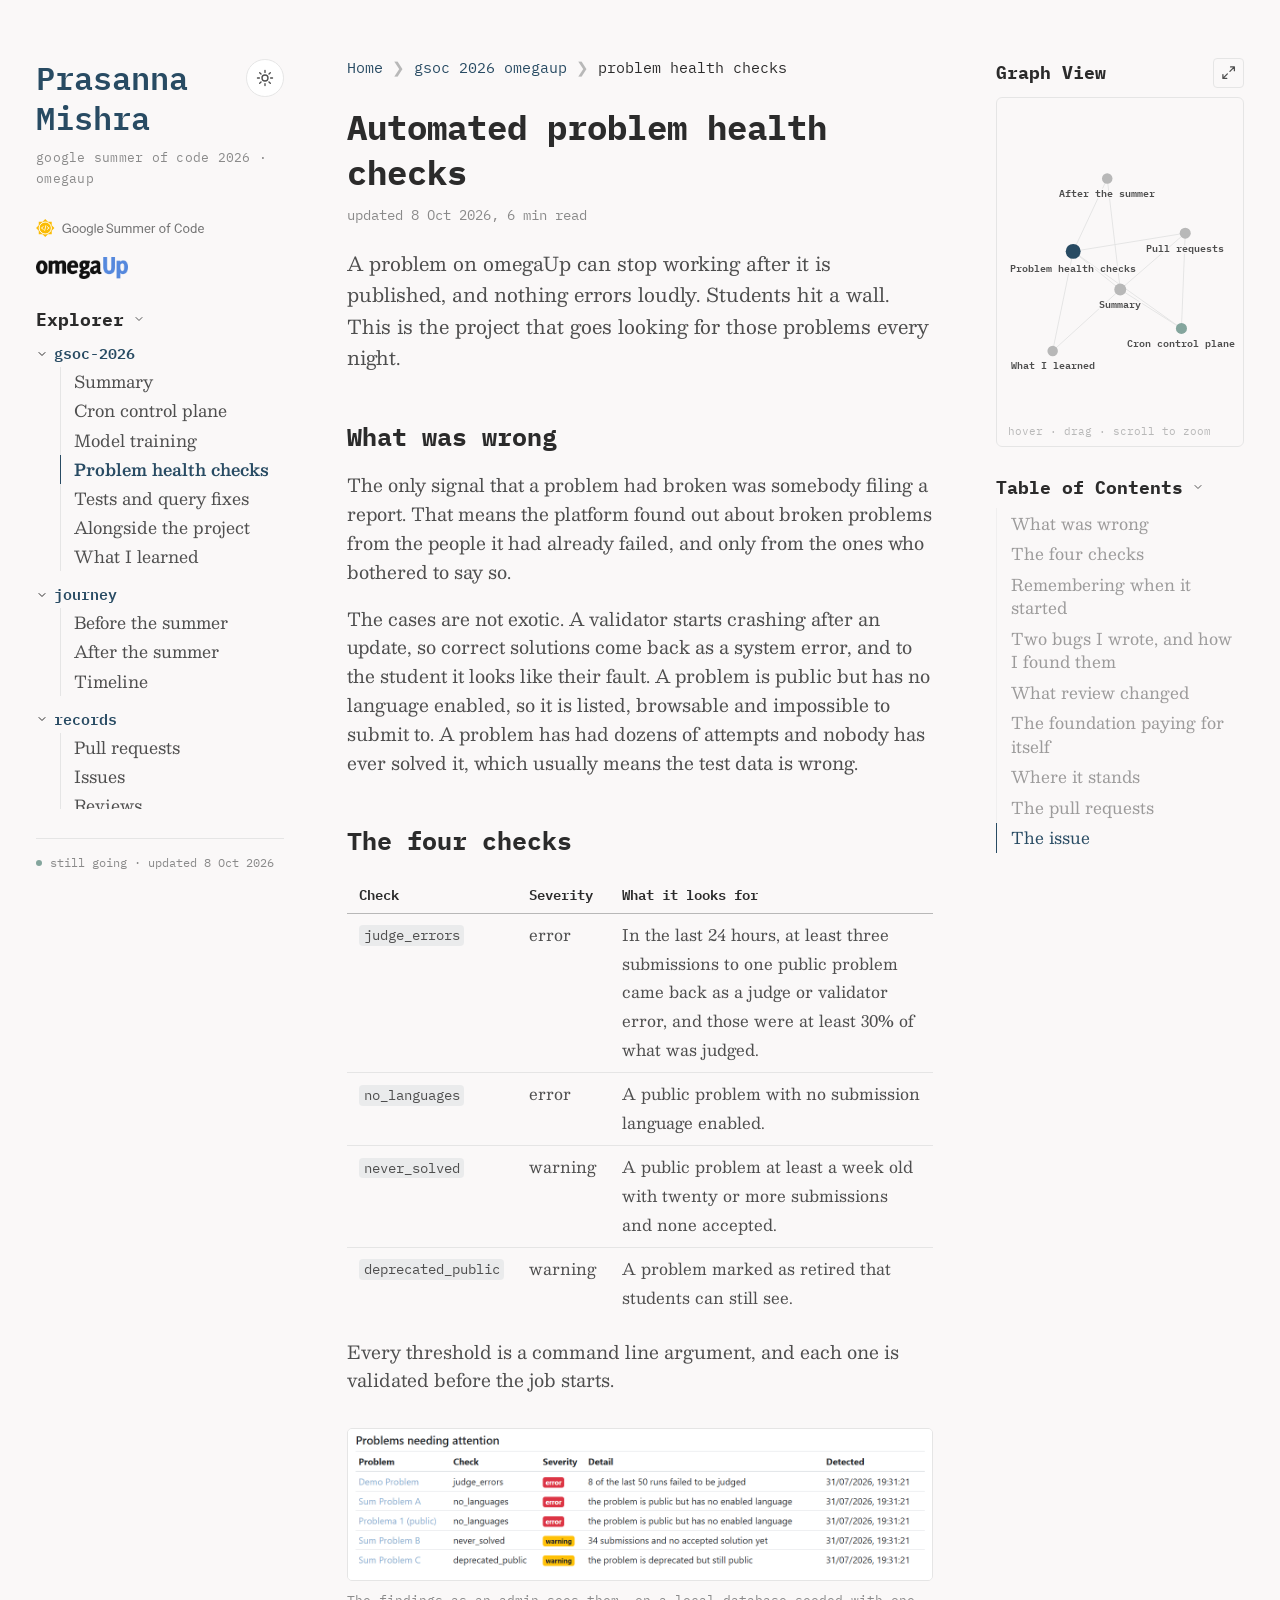
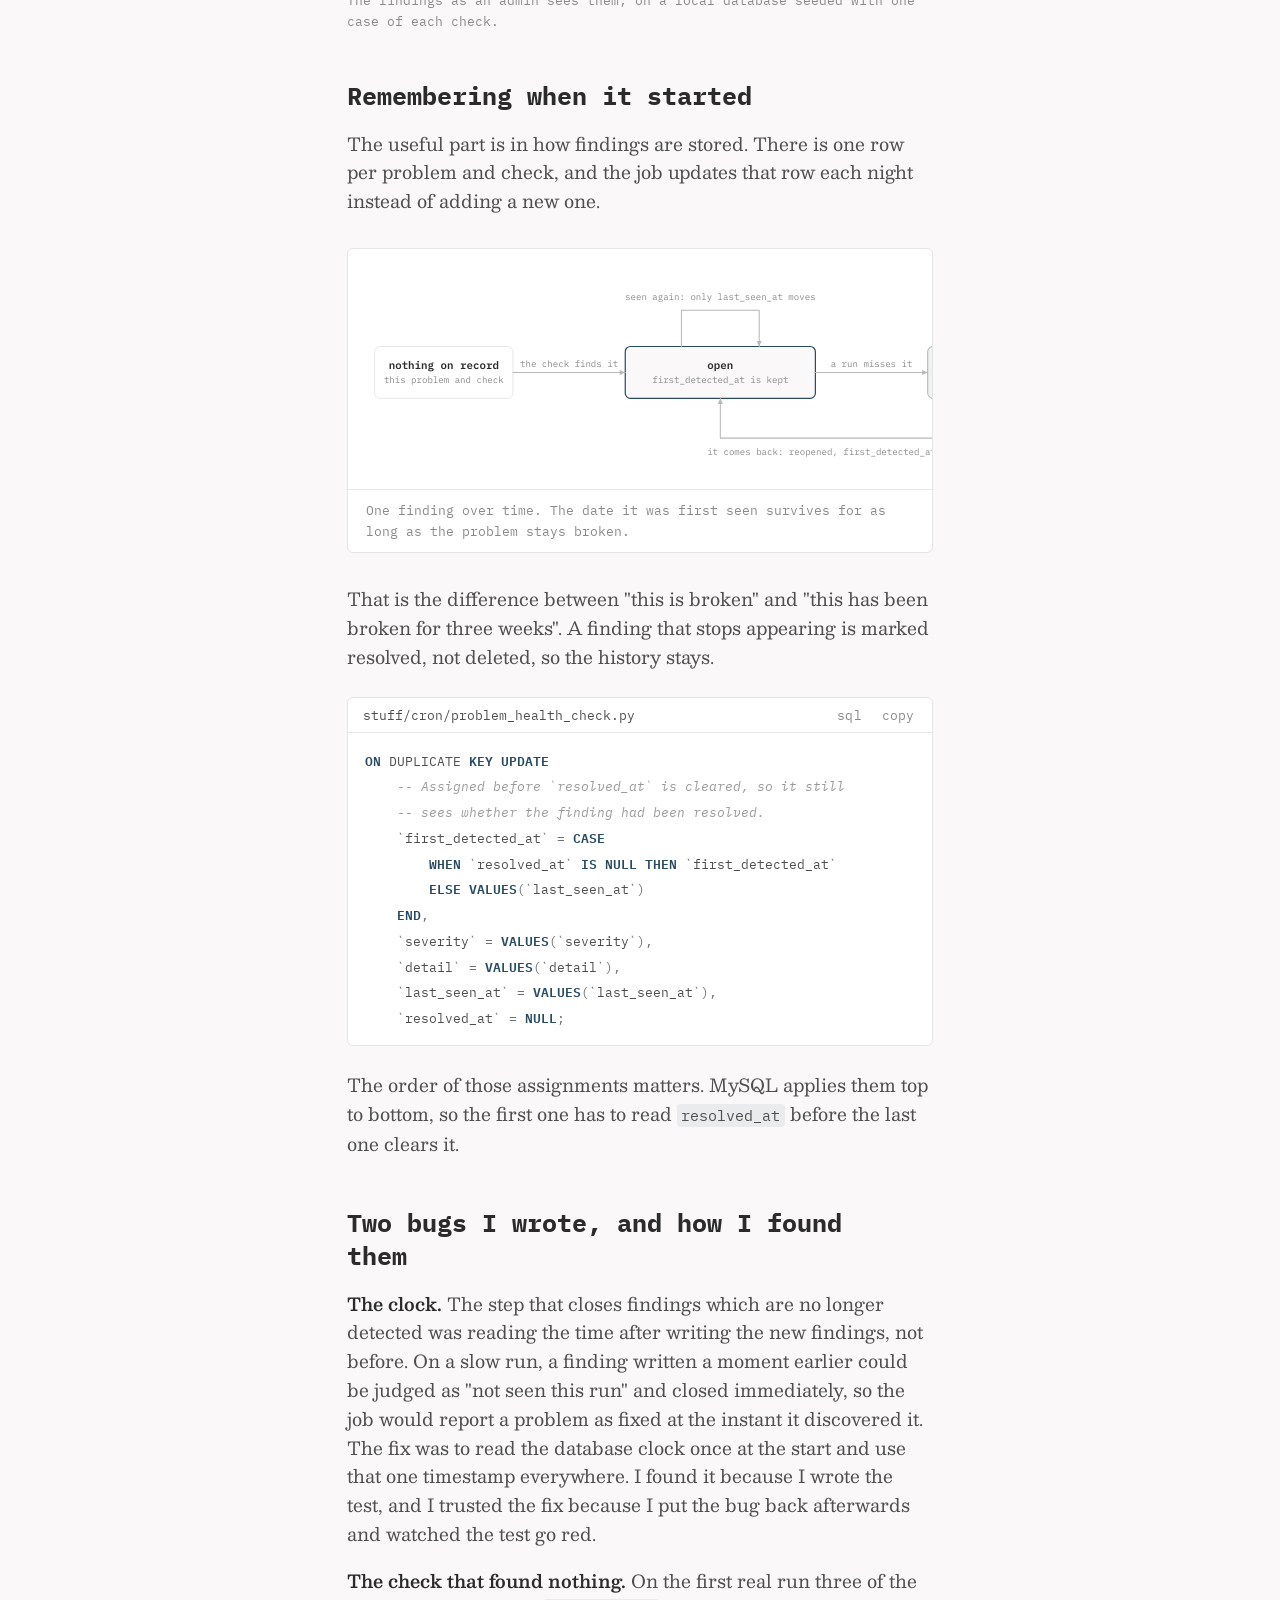
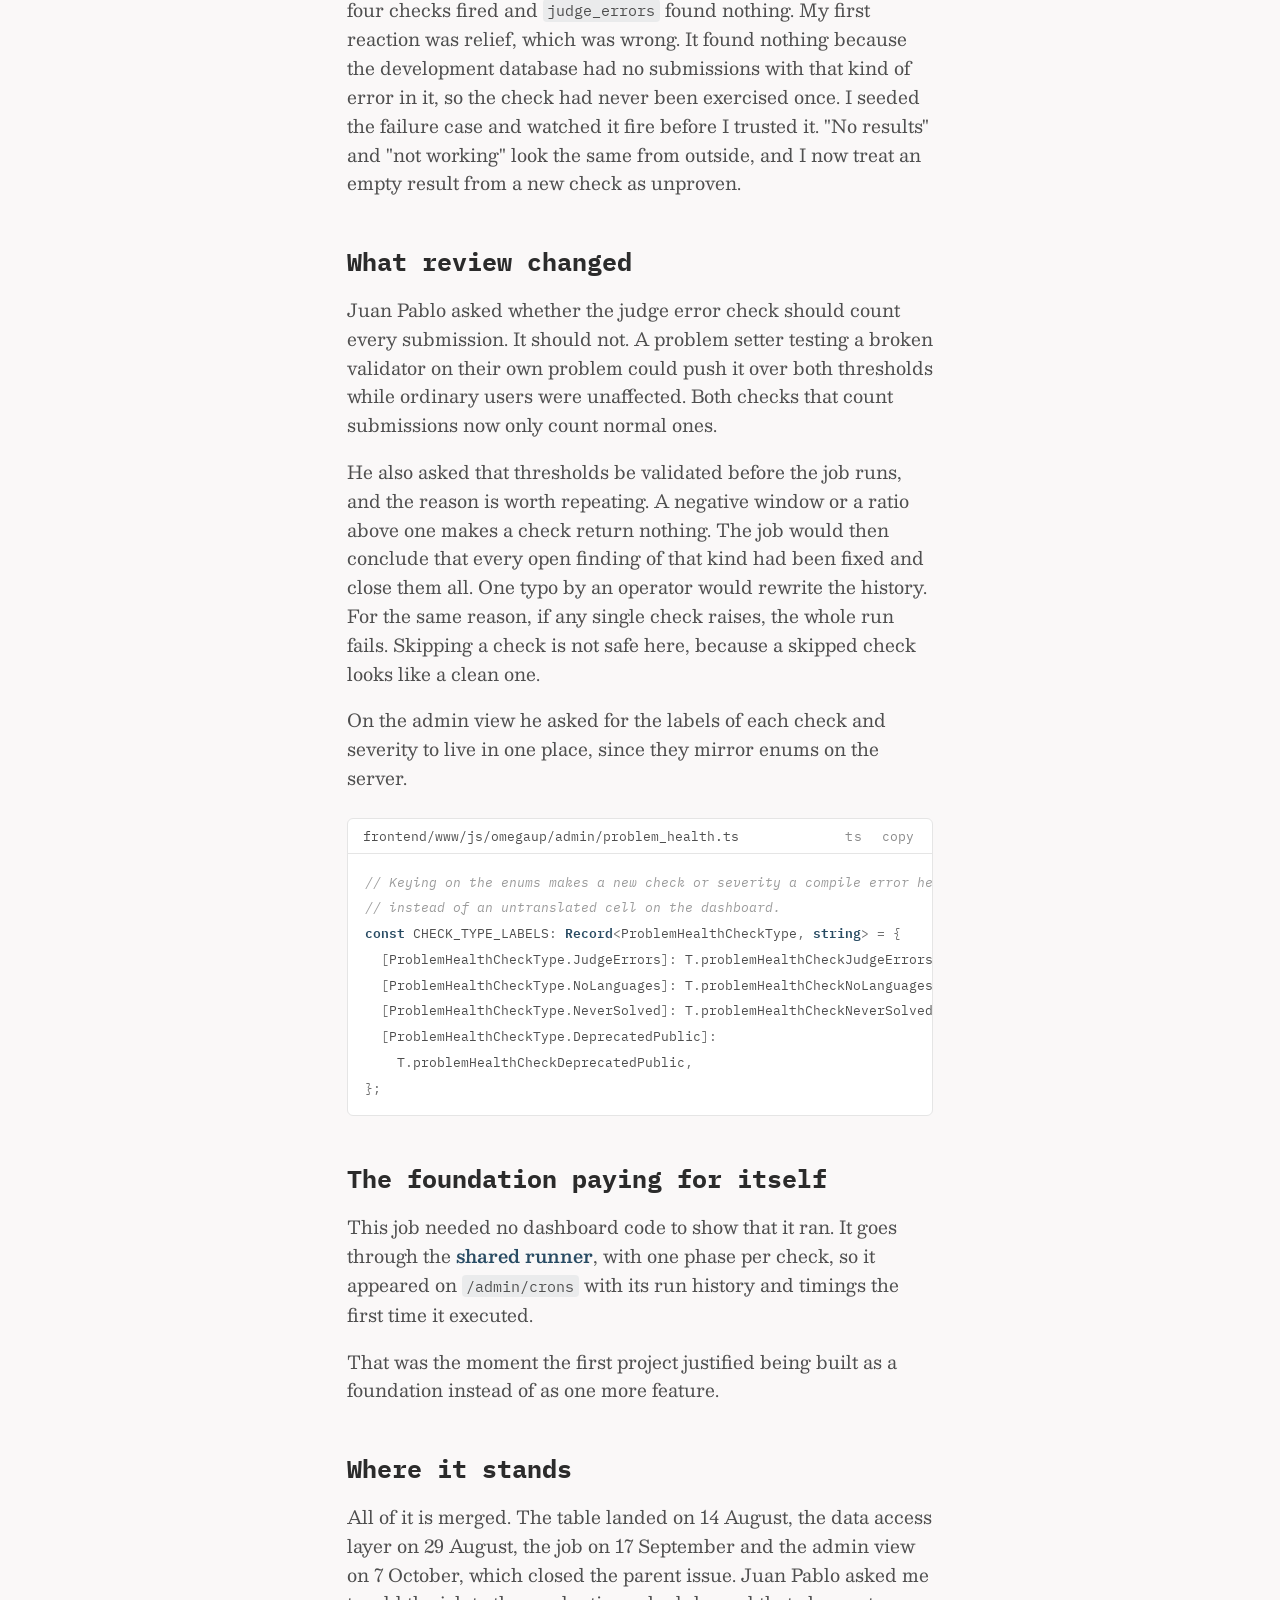
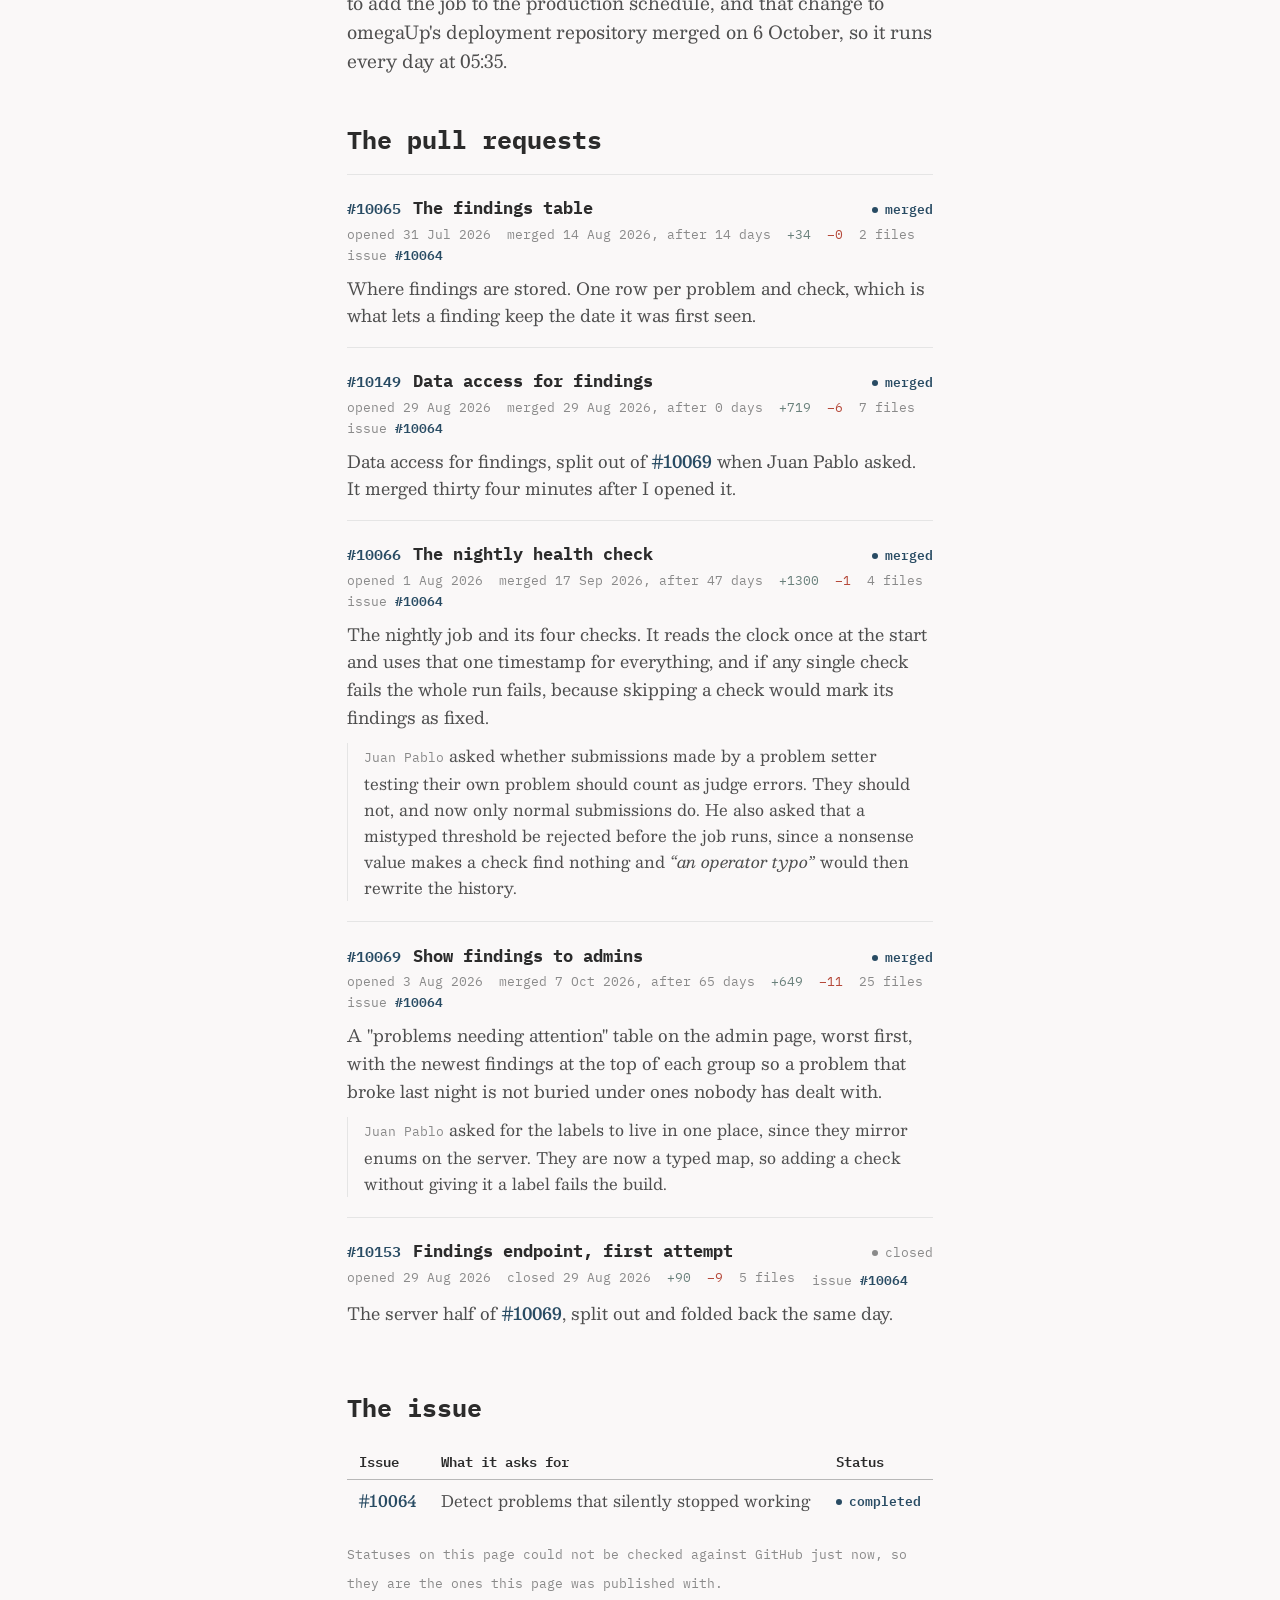
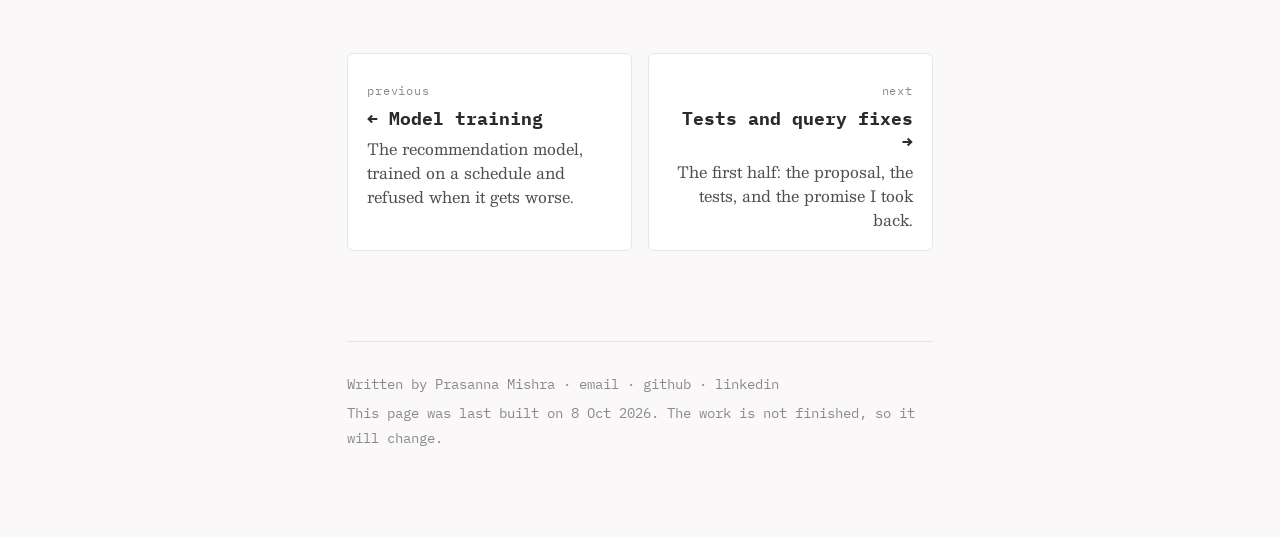
<file: gsoc/health-checks.html>
<!DOCTYPE html>
<html lang="en">
<head>
<meta charset="utf-8" />
<meta name="viewport" content="width=device-width, initial-scale=1.0" />
<title>Automated problem health checks | Prasanna Mishra</title>
<meta name="description" content="A nightly job on omegaUp that finds published problems which quietly stopped working, records when each was first seen, and shows them to admins." />
<meta name="author" content="Prasanna Mishra" />
<meta name="theme-color" content="#faf8f8" />
<link rel="canonical" href="https://prasannamishra001.github.io/prasannamishra/gsoc/health-checks.html" />
<meta property="og:title" content="Automated problem health checks" />
<meta property="og:description" content="A nightly job on omegaUp that finds published problems which quietly stopped working, records when each was first seen, and shows them to admins." />
<meta property="og:type" content="article" />
<link rel="icon" type="image/svg+xml" href="assets/gsoc-icon.svg" />
<script>(function(){try{var t=localStorage.getItem('gsoc-theme');if(t!=='dark'&&t!=='light')t=window.matchMedia&&window.matchMedia('(prefers-color-scheme: dark)').matches?'dark':'light';document.documentElement.setAttribute('data-theme',t);}catch(e){document.documentElement.setAttribute('data-theme','light');}})();</script>
<link rel="preconnect" href="https://fonts.googleapis.com" />
<link rel="preconnect" href="https://fonts.gstatic.com" crossorigin />
<link href="https://fonts.googleapis.com/css2?family=IBM+Plex+Mono:wght@400;600;700&family=Besley:ital,wght@0,400;0,600;1,400;1,600&display=swap" rel="stylesheet" />
<link rel="stylesheet" href="quartz.css" />
</head>
<body data-page="health-checks">
<div class="progress" aria-hidden="true"><i></i></div>
<div id="quartz-root" class="page"><div id="quartz-body">

<div class="left sidebar">
  <div>
    <div class="site-head">
      <h2 class="page-title"><a href="index.html">Prasanna Mishra</a></h2>
      <button type="button" class="theme-toggle" id="theme-toggle" aria-label="Switch between light and dark" title="Switch between light and dark"><svg class="sun" viewBox="0 0 24 24" fill="none" stroke="currentColor" stroke-width="1.8" stroke-linecap="round"><circle cx="12" cy="12" r="4"/><path d="M12 2v2.5M12 19.5V22M2 12h2.5M19.5 12H22M4.9 4.9l1.8 1.8M17.3 17.3l1.8 1.8M4.9 19.1l1.8-1.8M17.3 6.7l1.8-1.8"/></svg><svg class="moon" viewBox="0 0 24 24" fill="none" stroke="currentColor" stroke-width="1.8" stroke-linecap="round" stroke-linejoin="round"><path d="M20 14.5A8 8 0 0 1 9.5 4a8 8 0 1 0 10.5 10.5z"/></svg></button>
    </div>
    <p class="site-tag">google summer of code 2026 &middot; omegaup</p>
  </div>
  <div class="sidebar-logos">
    <img src="assets/gsoc-logo.svg" alt="Google Summer of Code" class="gsoc-mark" />
    <img src="assets/omegaup-logo.png" alt="omegaUp" class="org-mark" />
  </div>
  <div class="explorer"><button type="button" class="explorer-toggle" data-fold="explorer-content"><h2>Explorer</h2><svg xmlns="http://www.w3.org/2000/svg" width="12" height="12" viewBox="0 0 24 24" fill="none" stroke="currentColor" stroke-width="2" stroke-linecap="round" stroke-linejoin="round" class="fold"><polyline points="6 9 12 15 18 9"></polyline></svg></button><div class="explorer-content" id="explorer-content"><ul class="explorer-ul"><li><button type="button" class="folder-container" data-fold="folder-gsoc-2026"><svg xmlns="http://www.w3.org/2000/svg" width="12" height="12" viewBox="0 0 24 24" fill="none" stroke="currentColor" stroke-width="2" stroke-linecap="round" stroke-linejoin="round" class="folder-icon"><polyline points="9 18 15 12 9 6"></polyline></svg><span class="folder-title">gsoc-2026</span></button><ul id="folder-gsoc-2026"><li><a href="index.html">Summary</a></li><li><a href="control-plane.html">Cron control plane</a></li><li><a href="model-training.html">Model training</a></li><li><a href="health-checks.html" class="active">Problem health checks</a></li><li><a href="groundwork.html">Tests and query fixes</a></li><li><a href="alongside.html">Alongside the project</a></li><li><a href="lessons.html">What I learned</a></li></ul></li><li><button type="button" class="folder-container" data-fold="folder-journey"><svg xmlns="http://www.w3.org/2000/svg" width="12" height="12" viewBox="0 0 24 24" fill="none" stroke="currentColor" stroke-width="2" stroke-linecap="round" stroke-linejoin="round" class="folder-icon"><polyline points="9 18 15 12 9 6"></polyline></svg><span class="folder-title">journey</span></button><ul id="folder-journey"><li><a href="before-gsoc.html">Before the summer</a></li><li><a href="after-gsoc.html">After the summer</a></li><li><a href="journey.html">Timeline</a></li></ul></li><li><button type="button" class="folder-container" data-fold="folder-records"><svg xmlns="http://www.w3.org/2000/svg" width="12" height="12" viewBox="0 0 24 24" fill="none" stroke="currentColor" stroke-width="2" stroke-linecap="round" stroke-linejoin="round" class="folder-icon"><polyline points="9 18 15 12 9 6"></polyline></svg><span class="folder-title">records</span></button><ul id="folder-records"><li><a href="pull-requests.html">Pull requests</a></li><li><a href="issues.html">Issues</a></li><li><a href="reviews.html">Reviews</a></li></ul></li><li><button type="button" class="folder-container" data-fold="folder-elsewhere"><svg xmlns="http://www.w3.org/2000/svg" width="12" height="12" viewBox="0 0 24 24" fill="none" stroke="currentColor" stroke-width="2" stroke-linecap="round" stroke-linejoin="round" class="folder-icon"><polyline points="9 18 15 12 9 6"></polyline></svg><span class="folder-title">elsewhere</span></button><ul id="folder-elsewhere"><li><a href="../index.html">Back to the portfolio</a></li><li><a href="https://github.com/omegaup/omegaup/pulls?q=is%3Apr+author%3APrasannaMishra001">My pull requests on GitHub</a></li><li><a href="https://github.com/omegaup/omegaup/issues/9992">The control plane issue</a></li><li><a href="https://summerofcode.withgoogle.com/">Google Summer of Code</a></li></ul></li></ul></div></div>
  <p class="sidebar-updated"><span class="pulse"></span>still going &middot; updated 8 Oct 2026</p>
</div>

<div class="center">
  <div class="page-header">
    <nav class="breadcrumb-container" aria-label="breadcrumbs"><div class="breadcrumb-element"><a href="../index.html">Home</a><p>&#10095;</p></div><div class="breadcrumb-element"><a href="index.html">gsoc 2026 omegaup</a><p>&#10095;</p></div><div class="breadcrumb-element"><a href="health-checks.html">problem health checks</a></div></nav>
    <h1 class="article-title">Automated problem health checks</h1>
    <p class="content-meta"><time datetime="2026-10-08">updated 8 Oct 2026</time><span>6 min read</span></p>
  </div>
  <article>
<p class="lede">A problem on omegaUp can stop working after it is published, and nothing errors loudly.
Students hit a wall. This is the project that goes looking for those problems every night.</p>

<h2 id="what-was-wrong">What was wrong<a role="anchor" aria-hidden="true" tabindex="-1" href="#what-was-wrong" class="anchor">#</a></h2>
<p>The only signal that a problem had broken was somebody filing a report. That means the platform found out
about broken problems from the people it had already failed, and only from the ones who bothered to say so.</p>
<p>The cases are not exotic. A validator starts crashing after an update, so correct solutions come back as a
system error, and to the student it looks like their fault. A problem is public but has no language enabled,
so it is listed, browsable and impossible to submit to. A problem has had dozens of attempts and nobody has
ever solved it, which usually means the test data is wrong.</p>
<h2 id="the-four-checks">The four checks<a role="anchor" aria-hidden="true" tabindex="-1" href="#the-four-checks" class="anchor">#</a></h2>
<div class="table-container"><table>
<thead>
<tr>
<th>Check</th>
<th>Severity</th>
<th>What it looks for</th>
</tr>
</thead>
<tbody>
<tr>
<td><code>judge_errors</code></td>
<td>error</td>
<td>In the last 24 hours, at least three submissions to one public problem came back as a judge or validator error, and those were at least 30% of what was judged.</td>
</tr>
<tr>
<td><code>no_languages</code></td>
<td>error</td>
<td>A public problem with no submission language enabled.</td>
</tr>
<tr>
<td><code>never_solved</code></td>
<td>warning</td>
<td>A public problem at least a week old with twenty or more submissions and none accepted.</td>
</tr>
<tr>
<td><code>deprecated_public</code></td>
<td>warning</td>
<td>A problem marked as retired that students can still see.</td>
</tr>
</tbody>
</table></div>
<p>Every threshold is a command line argument, and each one is validated before the job starts.</p>
<figure class="zoomable reveal l "><img src="assets/shot/health-findings.png" alt="The findings as an admin sees them, on a local database seeded with one case of each check." width="1286" height="332" loading="lazy" decoding="async" /><figcaption>The findings as an admin sees them, on a local database seeded with one case of each check.</figcaption></figure>

<h2 id="remembering">Remembering when it started<a role="anchor" aria-hidden="true" tabindex="-1" href="#remembering" class="anchor">#</a></h2>
<p>The useful part is in how findings are stored. There is one row per problem and check, and the job updates
that row each night instead of adding a new one.</p>
<figure class="diagram reveal"><div class="diagram-body"><svg viewBox="0 0 810 244" role="img" aria-label="The life of one health finding" style="--minw:700px" xmlns="http://www.w3.org/2000/svg"><rect x="10" y="92" width="160" height="60" rx="6" class="d-box soft"/><text x="90.0" y="118.5" class="d-t" text-anchor="middle">nothing on record</text><text x="90.0" y="134.5" class="d-s" text-anchor="middle">this problem and check</text><rect x="300" y="92" width="220" height="60" rx="6" class="d-box key"/><text x="410.0" y="118.5" class="d-t" text-anchor="middle">open</text><text x="410.0" y="134.5" class="d-s" text-anchor="middle">first_detected_at is kept</text><rect x="650" y="92" width="150" height="60" rx="6" class="d-box tint"/><text x="725.0" y="118.5" class="d-t" text-anchor="middle">resolved</text><text x="725.0" y="134.5" class="d-s" text-anchor="middle">resolved_at is set</text><polyline points="170,122.0 300,122.0" class="d-line " stroke-linejoin="round" stroke-linecap="round"/><polygon points="300,122.0 293.6,124.9 293.6,119.1" class="d-head "/><text x="235.0" y="116.0" class="d-note" text-anchor="middle">the check finds it</text><polyline points="520,122.0 650,122.0" class="d-line " stroke-linejoin="round" stroke-linecap="round"/><polygon points="650,122.0 643.6,124.9 643.6,119.1" class="d-head "/><text x="585.0" y="116.0" class="d-note" text-anchor="middle">a run misses it</text><polyline points="365,92 365,50 455,50 455,92" class="d-line " stroke-linejoin="round" stroke-linecap="round"/><polygon points="455,92 452.1,85.6 457.9,85.6" class="d-head "/><text x="410" y="38" class="d-note" text-anchor="middle">seen again: only last_seen_at moves</text><polyline points="725,152 725,198 410,198 410,152" class="d-line " stroke-linejoin="round" stroke-linecap="round"/><polygon points="410,152 412.9,158.4 407.1,158.4" class="d-head "/><text x="568" y="218" class="d-note" text-anchor="middle">it comes back: reopened, first_detected_at starts again</text></svg></div><figcaption>One finding over time. The date it was first seen survives for as long as the problem stays broken.</figcaption></figure>

<p>That is the difference between "this is broken" and "this has been broken for three weeks". A finding that
stops appearing is marked resolved, not deleted, so the history stays.</p>
<div class="codeblock reveal"><div class="codeblock-head"><span class="file">stuff/cron/problem_health_check.py</span><span class="lang">sql</span><button type="button">copy</button></div><pre class="hl"><code><span class="k">ON</span><span class="w"> </span><span class="n">DUPLICATE</span><span class="w"> </span><span class="k">KEY</span><span class="w"> </span><span class="k">UPDATE</span>
<span class="w">    </span><span class="c1">-- Assigned before `resolved_at` is cleared, so it still</span>
<span class="w">    </span><span class="c1">-- sees whether the finding had been resolved.</span>
<span class="w">    </span><span class="o">`</span><span class="n">first_detected_at</span><span class="o">`</span><span class="w"> </span><span class="o">=</span><span class="w"> </span><span class="k">CASE</span>
<span class="w">        </span><span class="k">WHEN</span><span class="w"> </span><span class="o">`</span><span class="n">resolved_at</span><span class="o">`</span><span class="w"> </span><span class="k">IS</span><span class="w"> </span><span class="k">NULL</span><span class="w"> </span><span class="k">THEN</span><span class="w"> </span><span class="o">`</span><span class="n">first_detected_at</span><span class="o">`</span>
<span class="w">        </span><span class="k">ELSE</span><span class="w"> </span><span class="k">VALUES</span><span class="p">(</span><span class="o">`</span><span class="n">last_seen_at</span><span class="o">`</span><span class="p">)</span>
<span class="w">    </span><span class="k">END</span><span class="p">,</span>
<span class="w">    </span><span class="o">`</span><span class="n">severity</span><span class="o">`</span><span class="w"> </span><span class="o">=</span><span class="w"> </span><span class="k">VALUES</span><span class="p">(</span><span class="o">`</span><span class="n">severity</span><span class="o">`</span><span class="p">),</span>
<span class="w">    </span><span class="o">`</span><span class="n">detail</span><span class="o">`</span><span class="w"> </span><span class="o">=</span><span class="w"> </span><span class="k">VALUES</span><span class="p">(</span><span class="o">`</span><span class="n">detail</span><span class="o">`</span><span class="p">),</span>
<span class="w">    </span><span class="o">`</span><span class="n">last_seen_at</span><span class="o">`</span><span class="w"> </span><span class="o">=</span><span class="w"> </span><span class="k">VALUES</span><span class="p">(</span><span class="o">`</span><span class="n">last_seen_at</span><span class="o">`</span><span class="p">),</span>
<span class="w">    </span><span class="o">`</span><span class="n">resolved_at</span><span class="o">`</span><span class="w"> </span><span class="o">=</span><span class="w"> </span><span class="k">NULL</span><span class="p">;</span></code></pre></div>

<p>The order of those assignments matters. MySQL applies them top to bottom, so the first one has to read
<code>resolved_at</code> before the last one clears it.</p>
<h2 id="two-bugs">Two bugs I wrote, and how I found them<a role="anchor" aria-hidden="true" tabindex="-1" href="#two-bugs" class="anchor">#</a></h2>
<p><strong>The clock.</strong> The step that closes findings which are no longer detected was reading the time after writing
the new findings, not before. On a slow run, a finding written a moment earlier could be judged as "not
seen this run" and closed immediately, so the job would report a problem as fixed at the instant it
discovered it. The fix was to read the database clock once at the start and use that one timestamp
everywhere. I found it because I wrote the test, and I trusted the fix because I put the bug back afterwards
and watched the test go red.</p>
<p><strong>The check that found nothing.</strong> On the first real run three of the four checks fired and <code>judge_errors</code>
found nothing. My first reaction was relief, which was wrong. It found nothing because the development
database had no submissions with that kind of error in it, so the check had never been exercised once. I
seeded the failure case and watched it fire before I trusted it. "No results" and "not working" look the
same from outside, and I now treat an empty result from a new check as unproven.</p>
<h2 id="what-review-changed">What review changed<a role="anchor" aria-hidden="true" tabindex="-1" href="#what-review-changed" class="anchor">#</a></h2>
<p>Juan Pablo asked whether the judge error check should count every submission. It should not. A problem
setter testing a broken validator on their own problem could push it over both thresholds while ordinary
users were unaffected. Both checks that count submissions now only count normal ones.</p>
<p>He also asked that thresholds be validated before the job runs, and the reason is worth repeating. A
negative window or a ratio above one makes a check return nothing. The job would then conclude that every
open finding of that kind had been fixed and close them all. One typo by an operator would rewrite the
history. For the same reason, if any single check raises, the whole run fails. Skipping a check is not safe
here, because a skipped check looks like a clean one.</p>
<p>On the admin view he asked for the labels of each check and severity to live in one place, since they mirror
enums on the server.</p>
<div class="codeblock reveal"><div class="codeblock-head"><span class="file">frontend/www/js/omegaup/admin/problem_health.ts</span><span class="lang">ts</span><button type="button">copy</button></div><pre class="hl"><code><span class="c1">// Keying on the enums makes a new check or severity a compile error here</span>
<span class="c1">// instead of an untranslated cell on the dashboard.</span>
<span class="kd">const</span><span class="w"> </span><span class="nx">CHECK_TYPE_LABELS</span><span class="o">:</span><span class="w"> </span><span class="kt">Record</span><span class="o">&lt;</span><span class="nx">ProblemHealthCheckType</span><span class="p">,</span><span class="w"> </span><span class="kt">string</span><span class="o">&gt;</span><span class="w"> </span><span class="o">=</span><span class="w"> </span><span class="p">{</span>
<span class="w">  </span><span class="p">[</span><span class="nx">ProblemHealthCheckType</span><span class="p">.</span><span class="nx">JudgeErrors</span><span class="p">]</span><span class="o">:</span><span class="w"> </span><span class="nx">T</span><span class="p">.</span><span class="nx">problemHealthCheckJudgeErrors</span><span class="p">,</span>
<span class="w">  </span><span class="p">[</span><span class="nx">ProblemHealthCheckType</span><span class="p">.</span><span class="nx">NoLanguages</span><span class="p">]</span><span class="o">:</span><span class="w"> </span><span class="nx">T</span><span class="p">.</span><span class="nx">problemHealthCheckNoLanguages</span><span class="p">,</span>
<span class="w">  </span><span class="p">[</span><span class="nx">ProblemHealthCheckType</span><span class="p">.</span><span class="nx">NeverSolved</span><span class="p">]</span><span class="o">:</span><span class="w"> </span><span class="nx">T</span><span class="p">.</span><span class="nx">problemHealthCheckNeverSolved</span><span class="p">,</span>
<span class="w">  </span><span class="p">[</span><span class="nx">ProblemHealthCheckType</span><span class="p">.</span><span class="nx">DeprecatedPublic</span><span class="p">]</span><span class="o">:</span>
<span class="w">    </span><span class="nx">T</span><span class="p">.</span><span class="nx">problemHealthCheckDeprecatedPublic</span><span class="p">,</span>
<span class="p">};</span></code></pre></div>

<h2 id="the-foundation">The foundation paying for itself<a role="anchor" aria-hidden="true" tabindex="-1" href="#the-foundation" class="anchor">#</a></h2>
<p>This job needed no dashboard code to show that it ran. It goes through the
<a href="control-plane.html#one-runner">shared runner</a>, with one phase per check, so it appeared on <code>/admin/crons</code>
with its run history and timings the first time it executed.</p>
<p>That was the moment the first project justified being built as a foundation instead of as one more feature.</p>
<h2 id="where-it-stands">Where it stands<a role="anchor" aria-hidden="true" tabindex="-1" href="#where-it-stands" class="anchor">#</a></h2>
<p>All of it is merged. The table landed on 14 August, the data access layer on 29 August, the job on 17
September and the admin view on 7 October, which closed the parent issue. Juan Pablo asked me to add the job
to the production schedule, and that change to omegaUp's deployment repository merged on 6 October, so it
runs every day at 05:35.</p>
<h2 id="pull-requests">The pull requests<a role="anchor" aria-hidden="true" tabindex="-1" href="#pull-requests" class="anchor">#</a></h2>
<section class="record" id="pr-10065"><div class="record-head"><a class="n" href="https://github.com/omegaup/omegaup/pull/10065">#10065</a><h4>The findings table</h4><span class="pr-state pr-state-merged" data-state-for="pull/10065">merged</span></div><div class="record-meta"><span>opened 31 Jul 2026</span><span>merged 14 Aug 2026, after 14 days</span><span class="add">+34</span><span class="del">&minus;0</span><span>2 files</span><span>issue <a href="https://github.com/omegaup/omegaup/issues/10064">#10064</a></span></div><p>Where findings are stored. One row per problem and check, which is what lets a finding keep the date it was
first seen.</p></section><section class="record" id="pr-10149"><div class="record-head"><a class="n" href="https://github.com/omegaup/omegaup/pull/10149">#10149</a><h4>Data access for findings</h4><span class="pr-state pr-state-merged" data-state-for="pull/10149">merged</span></div><div class="record-meta"><span>opened 29 Aug 2026</span><span>merged 29 Aug 2026, after 0 days</span><span class="add">+719</span><span class="del">&minus;6</span><span>7 files</span><span>issue <a href="https://github.com/omegaup/omegaup/issues/10064">#10064</a></span></div><p>Data access for findings, split out of <a href="https://github.com/omegaup/omegaup/pull/10069">#10069</a> when Juan Pablo asked. It merged thirty four minutes after I
opened it.</p></section><section class="record" id="pr-10066"><div class="record-head"><a class="n" href="https://github.com/omegaup/omegaup/pull/10066">#10066</a><h4>The nightly health check</h4><span class="pr-state pr-state-merged" data-state-for="pull/10066">merged</span></div><div class="record-meta"><span>opened 1 Aug 2026</span><span>merged 17 Sep 2026, after 47 days</span><span class="add">+1300</span><span class="del">&minus;1</span><span>4 files</span><span>issue <a href="https://github.com/omegaup/omegaup/issues/10064">#10064</a></span></div><p>The nightly job and its four checks. It reads the clock once at the start and uses that one timestamp for
everything, and if any single check fails the whole run fails, because skipping a check would mark its
findings as fixed.</p><div class="review"><p><span class="who">Juan Pablo</span> asked whether submissions made by a problem setter testing their own problem should count as judge errors. They should not, and now only normal submissions do. He also asked that a mistyped threshold be rejected before the job runs, since a nonsense value makes a check find nothing and <q>an operator typo</q> would then rewrite the history.</p></div></section><section class="record" id="pr-10069"><div class="record-head"><a class="n" href="https://github.com/omegaup/omegaup/pull/10069">#10069</a><h4>Show findings to admins</h4><span class="pr-state pr-state-merged" data-state-for="pull/10069">merged</span></div><div class="record-meta"><span>opened 3 Aug 2026</span><span>merged 7 Oct 2026, after 65 days</span><span class="add">+649</span><span class="del">&minus;11</span><span>25 files</span><span>issue <a href="https://github.com/omegaup/omegaup/issues/10064">#10064</a></span></div><p>A "problems needing attention" table on the admin page, worst first, with the newest findings at the top of
each group so a problem that broke last night is not buried under ones nobody has dealt with.</p><div class="review"><p><span class="who">Juan Pablo</span> asked for the labels to live in one place, since they mirror enums on the server. They are now a typed map, so adding a check without giving it a label fails the build.</p></div></section><section class="record" id="pr-10153"><div class="record-head"><a class="n" href="https://github.com/omegaup/omegaup/pull/10153">#10153</a><h4>Findings endpoint, first attempt</h4><span class="pr-state pr-state-closed" data-state-for="pull/10153">closed</span></div><div class="record-meta"><span>opened 29 Aug 2026</span><span>closed 29 Aug 2026</span><span class="add">+90</span><span class="del">&minus;9</span><span>5 files</span><span>issue <a href="https://github.com/omegaup/omegaup/issues/10064">#10064</a></span></div><p>The server half of <a href="https://github.com/omegaup/omegaup/pull/10069">#10069</a>, split out and folded back the same day.</p></section>

<h2 id="issues">The issue<a role="anchor" aria-hidden="true" tabindex="-1" href="#issues" class="anchor">#</a></h2>
<div class="table-container"><table><thead><tr><th>Issue</th><th>What it asks for</th><th>Status</th></tr></thead><tbody><tr><td><a href="https://github.com/omegaup/omegaup/issues/10064">#10064</a></td><td>Detect problems that silently stopped working</td><td class="pr-state pr-state-completed" data-state-for="issues/10064">completed</td></tr></tbody></table></div>
<div class="next-prev"><a class="card" href="model-training.html"><span class="k">previous</span><h4>&larr; Model training</h4><p>The recommendation model, trained on a schedule and refused when it gets worse.</p></a><a class="card" href="groundwork.html"><span class="k">next</span><h4>Tests and query fixes &rarr;</h4><p>The first half: the proposal, the tests, and the promise I took back.</p></a></div>
  </article>
  <footer class="site-footer">
    <p>Written by Prasanna Mishra &middot; <a href="mailto:mishra.prasanna838@gmail.com">email</a> &middot; <a href="https://github.com/PrasannaMishra001">github</a> &middot; <a href="https://www.linkedin.com/in/prasanna-mishra-871269367">linkedin</a></p>
    <p>This page was last built on 8 Oct 2026. The work is not finished, so it will change.</p>
  </footer>
</div>

<div class="right sidebar">
  <div class="graph desktop-only">
    <div class="graph-head"><h3>Graph View</h3><button type="button" class="icon-btn" id="graph-open" aria-label="Open the full graph" title="Open the full graph"><svg viewBox="0 0 24 24" fill="none" stroke="currentColor" stroke-width="2" stroke-linecap="round" stroke-linejoin="round"><path d="M15 3h6v6M9 21H3v-6M21 3l-7 7M3 21l7-7"/></svg></button></div>
    <div class="graph-container" id="graph-container"></div>
  </div>
  <div class="toc desktop-only"><button type="button" class="toc-toggle" data-fold="toc-content"><h3>Table of Contents</h3><svg xmlns="http://www.w3.org/2000/svg" width="12" height="12" viewBox="0 0 24 24" fill="none" stroke="currentColor" stroke-width="2" stroke-linecap="round" stroke-linejoin="round" class="fold"><polyline points="6 9 12 15 18 9"></polyline></svg></button><ul class="toc-content" id="toc-content"><li class="depth-0"><a href="#what-was-wrong">What was wrong</a></li><li class="depth-0"><a href="#the-four-checks">The four checks</a></li><li class="depth-0"><a href="#remembering">Remembering when it started</a></li><li class="depth-0"><a href="#two-bugs">Two bugs I wrote, and how I found them</a></li><li class="depth-0"><a href="#what-review-changed">What review changed</a></li><li class="depth-0"><a href="#the-foundation">The foundation paying for itself</a></li><li class="depth-0"><a href="#where-it-stands">Where it stands</a></li><li class="depth-0"><a href="#pull-requests">The pull requests</a></li><li class="depth-0"><a href="#issues">The issue</a></li></ul></div>
</div>

</div></div>
<script src="graph-data.js"></script><script src="quartz.js"></script><script src="pr-status.js"></script>
</body>
</html>
</file>
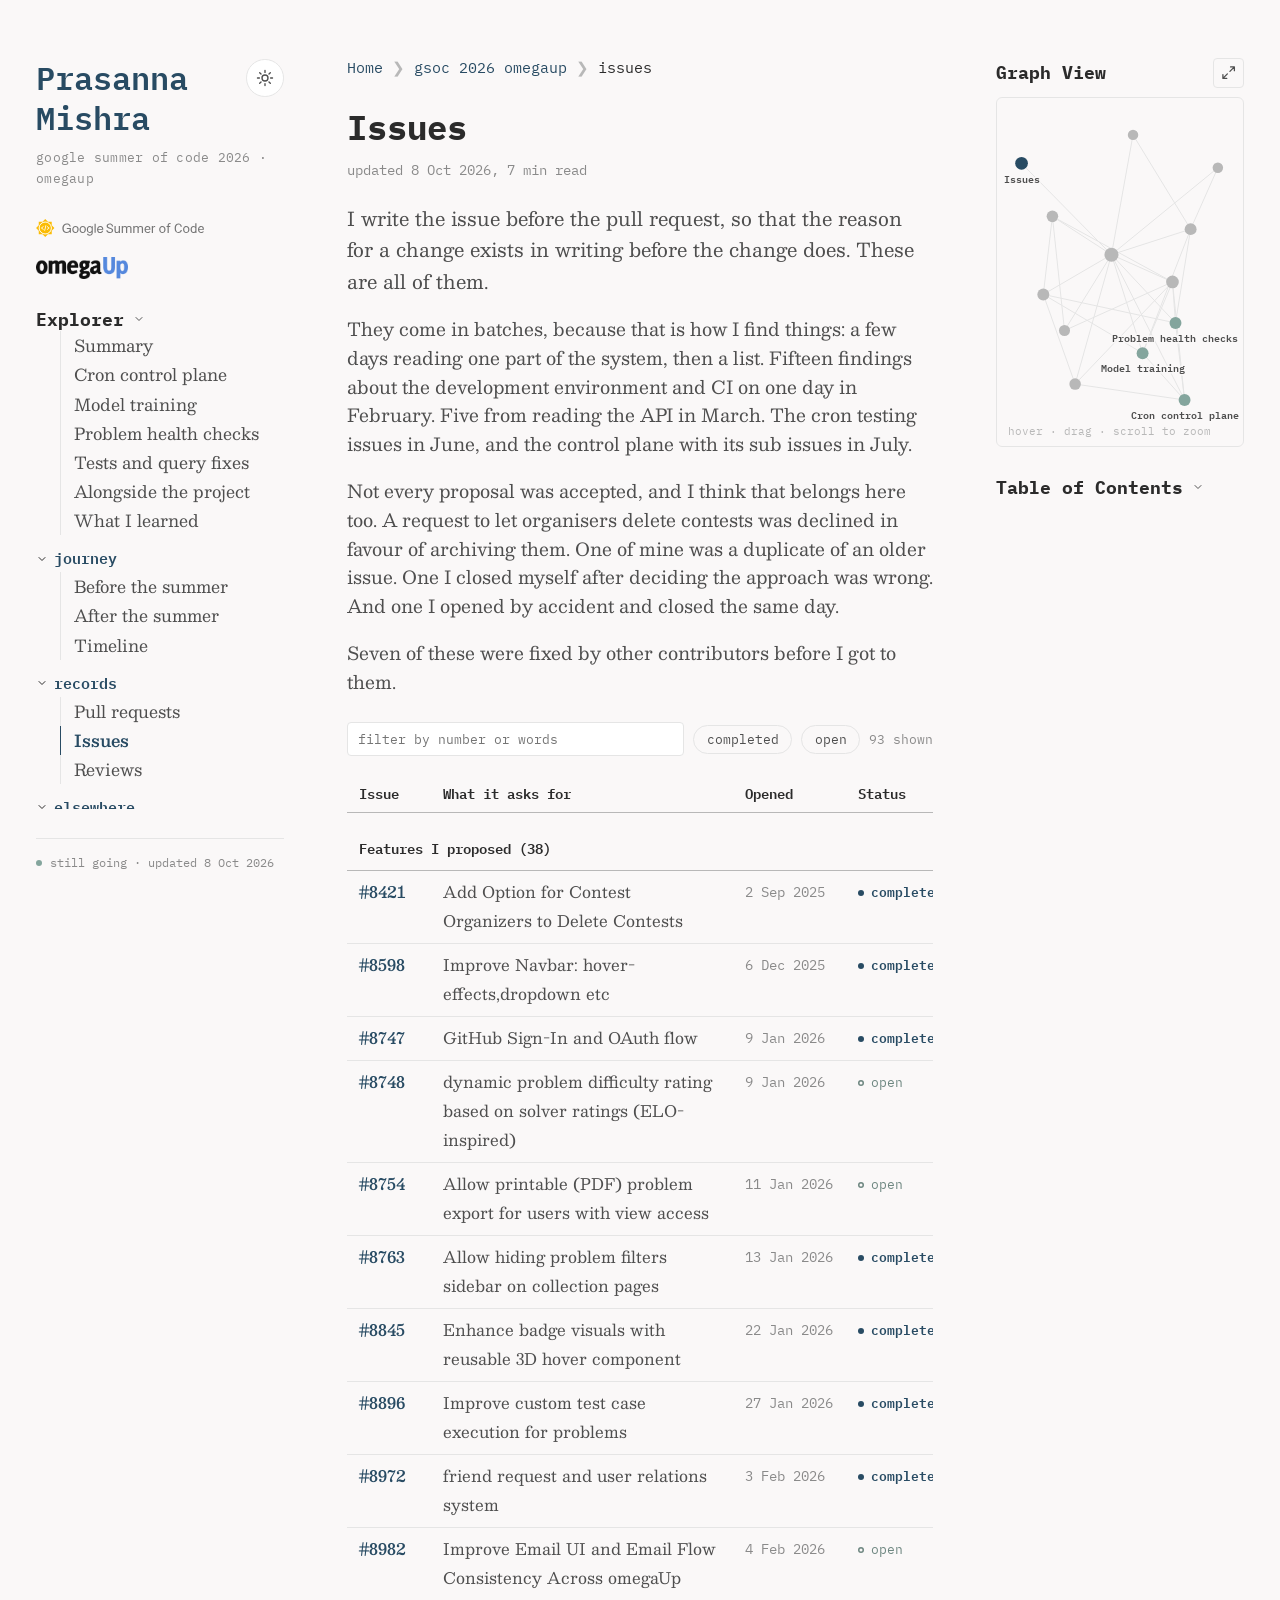
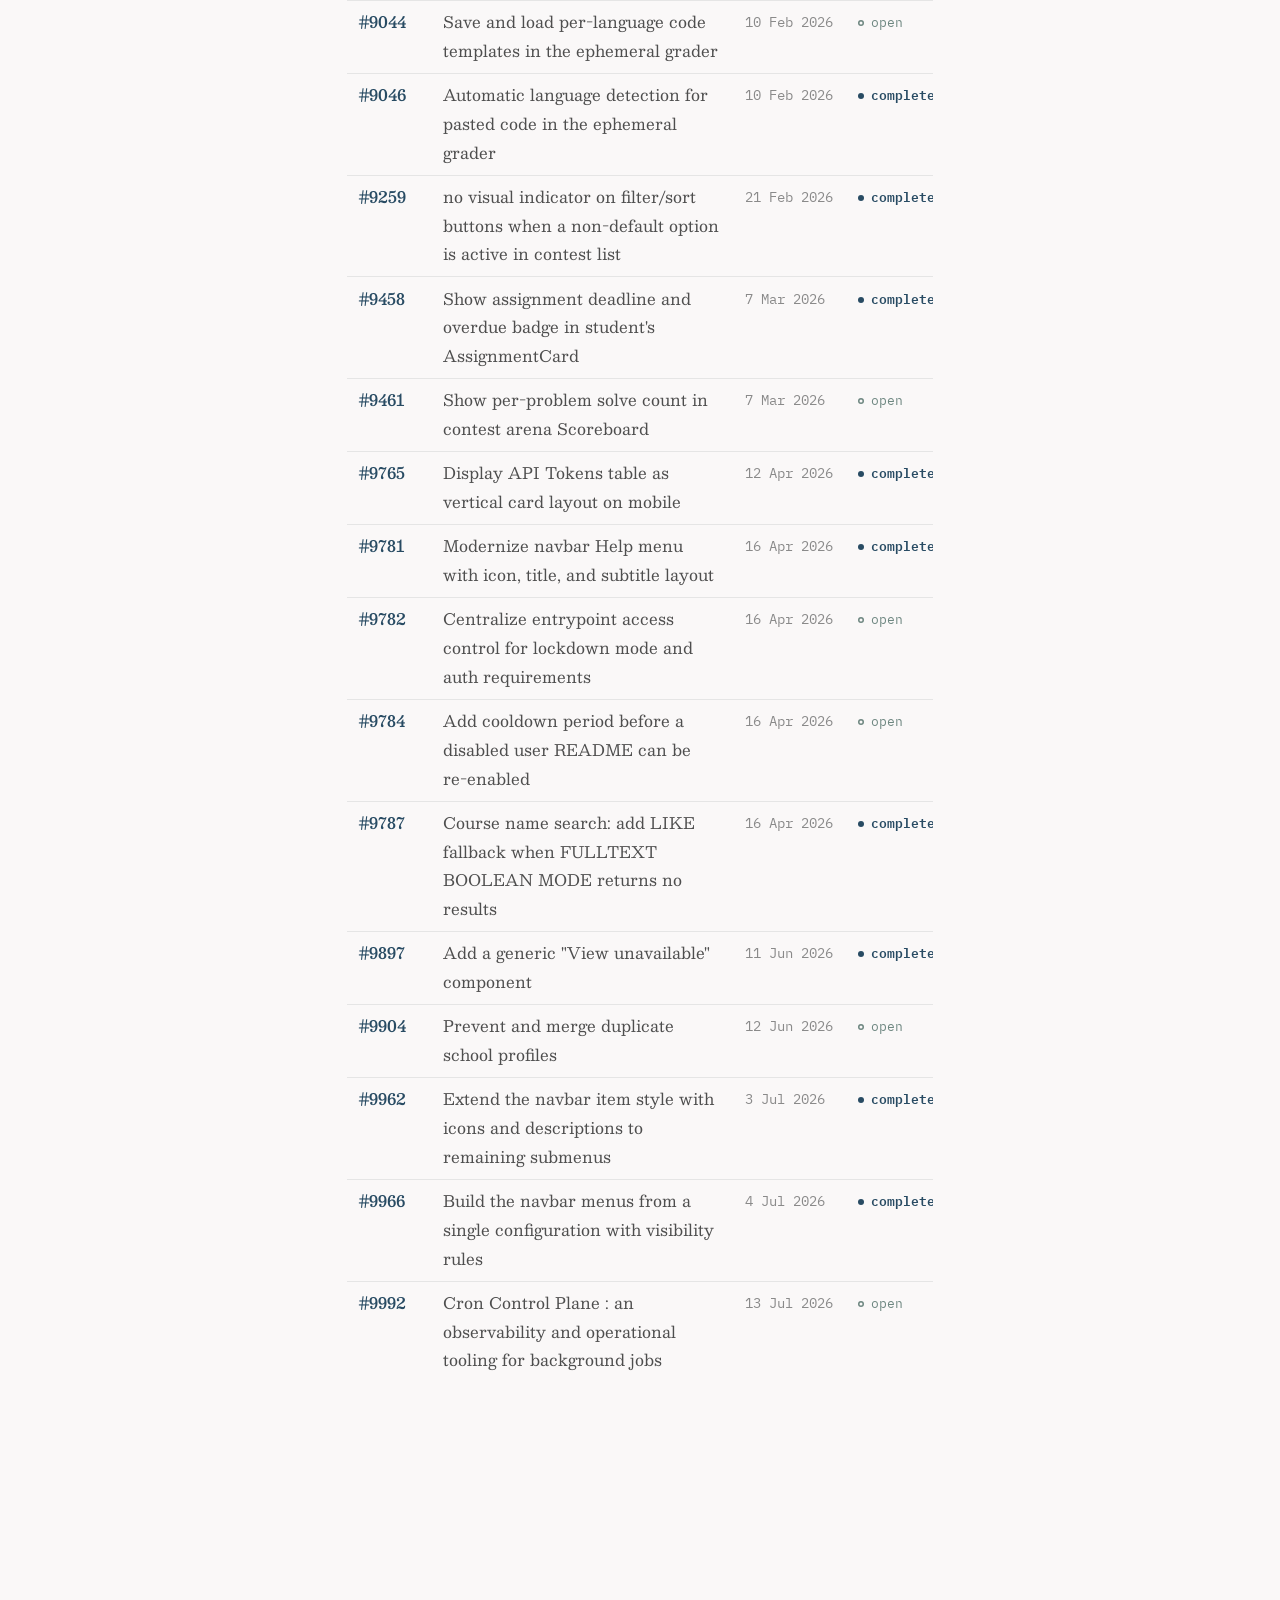
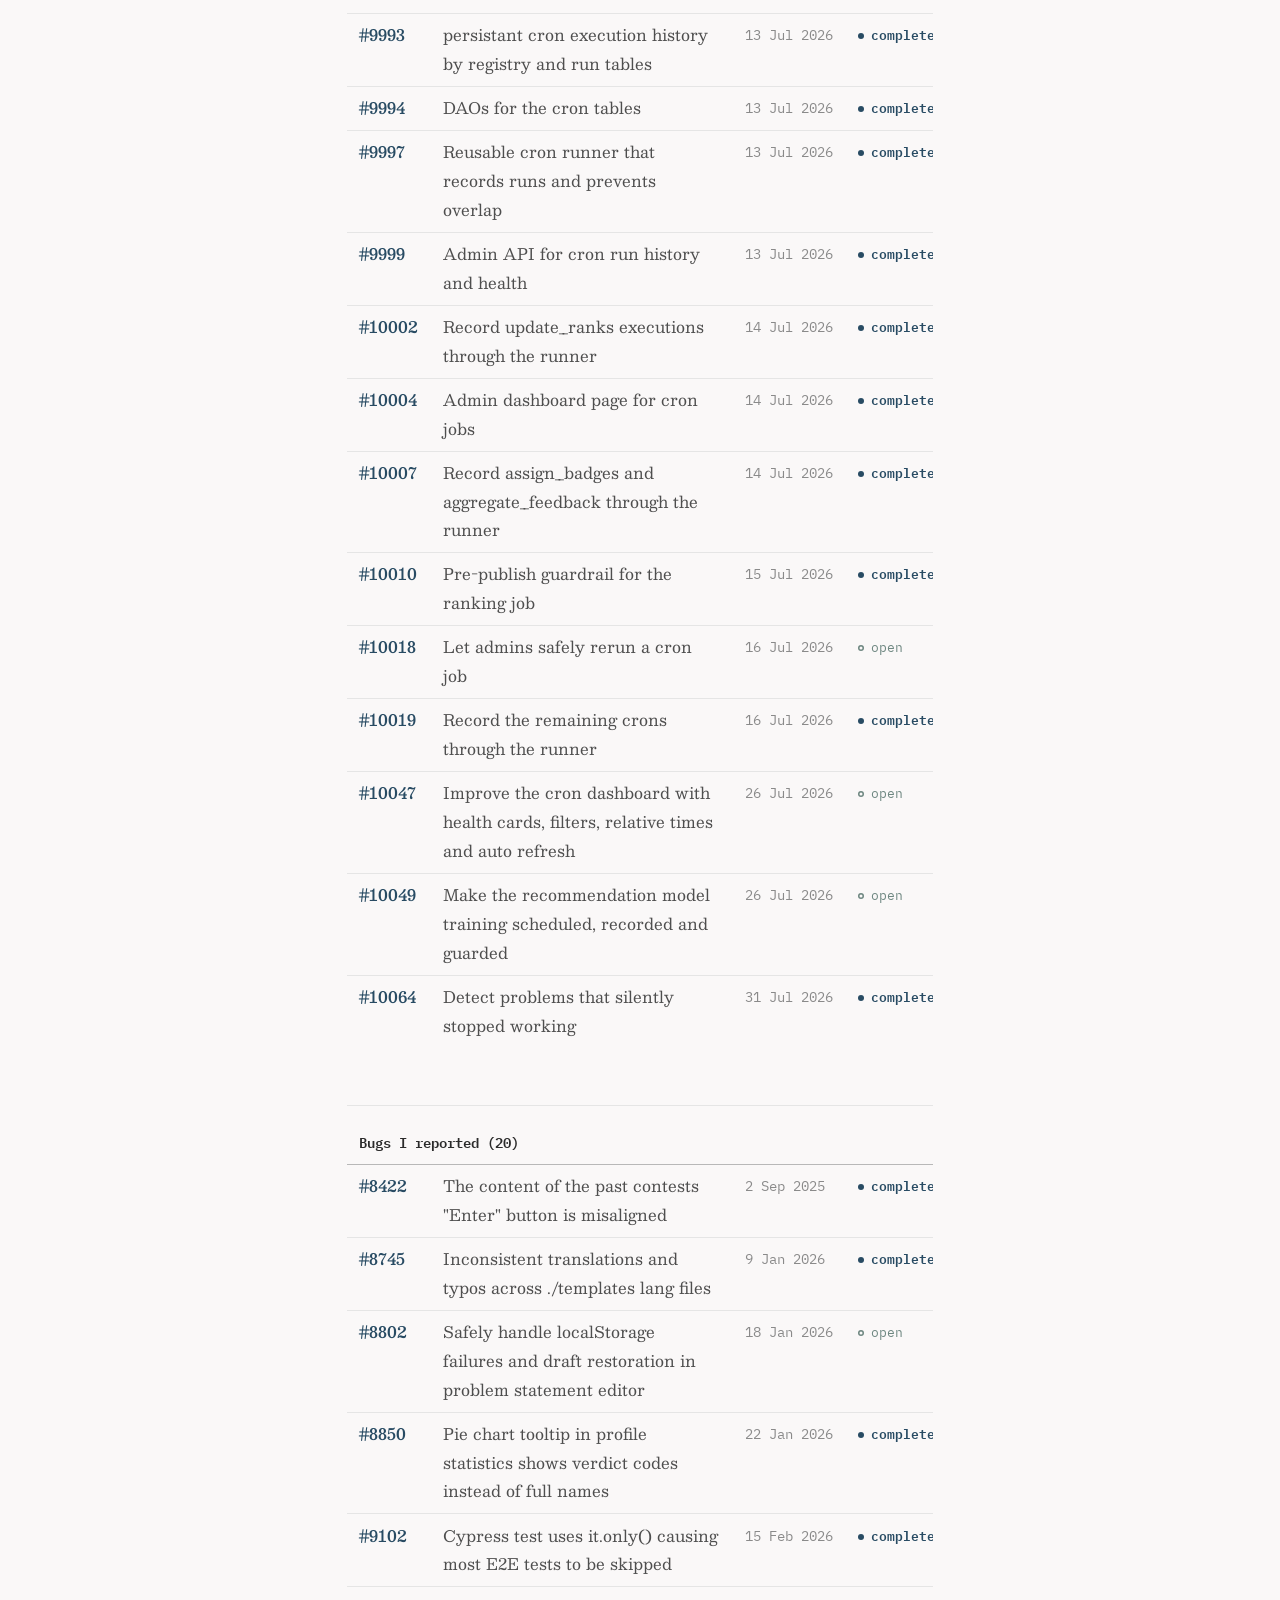
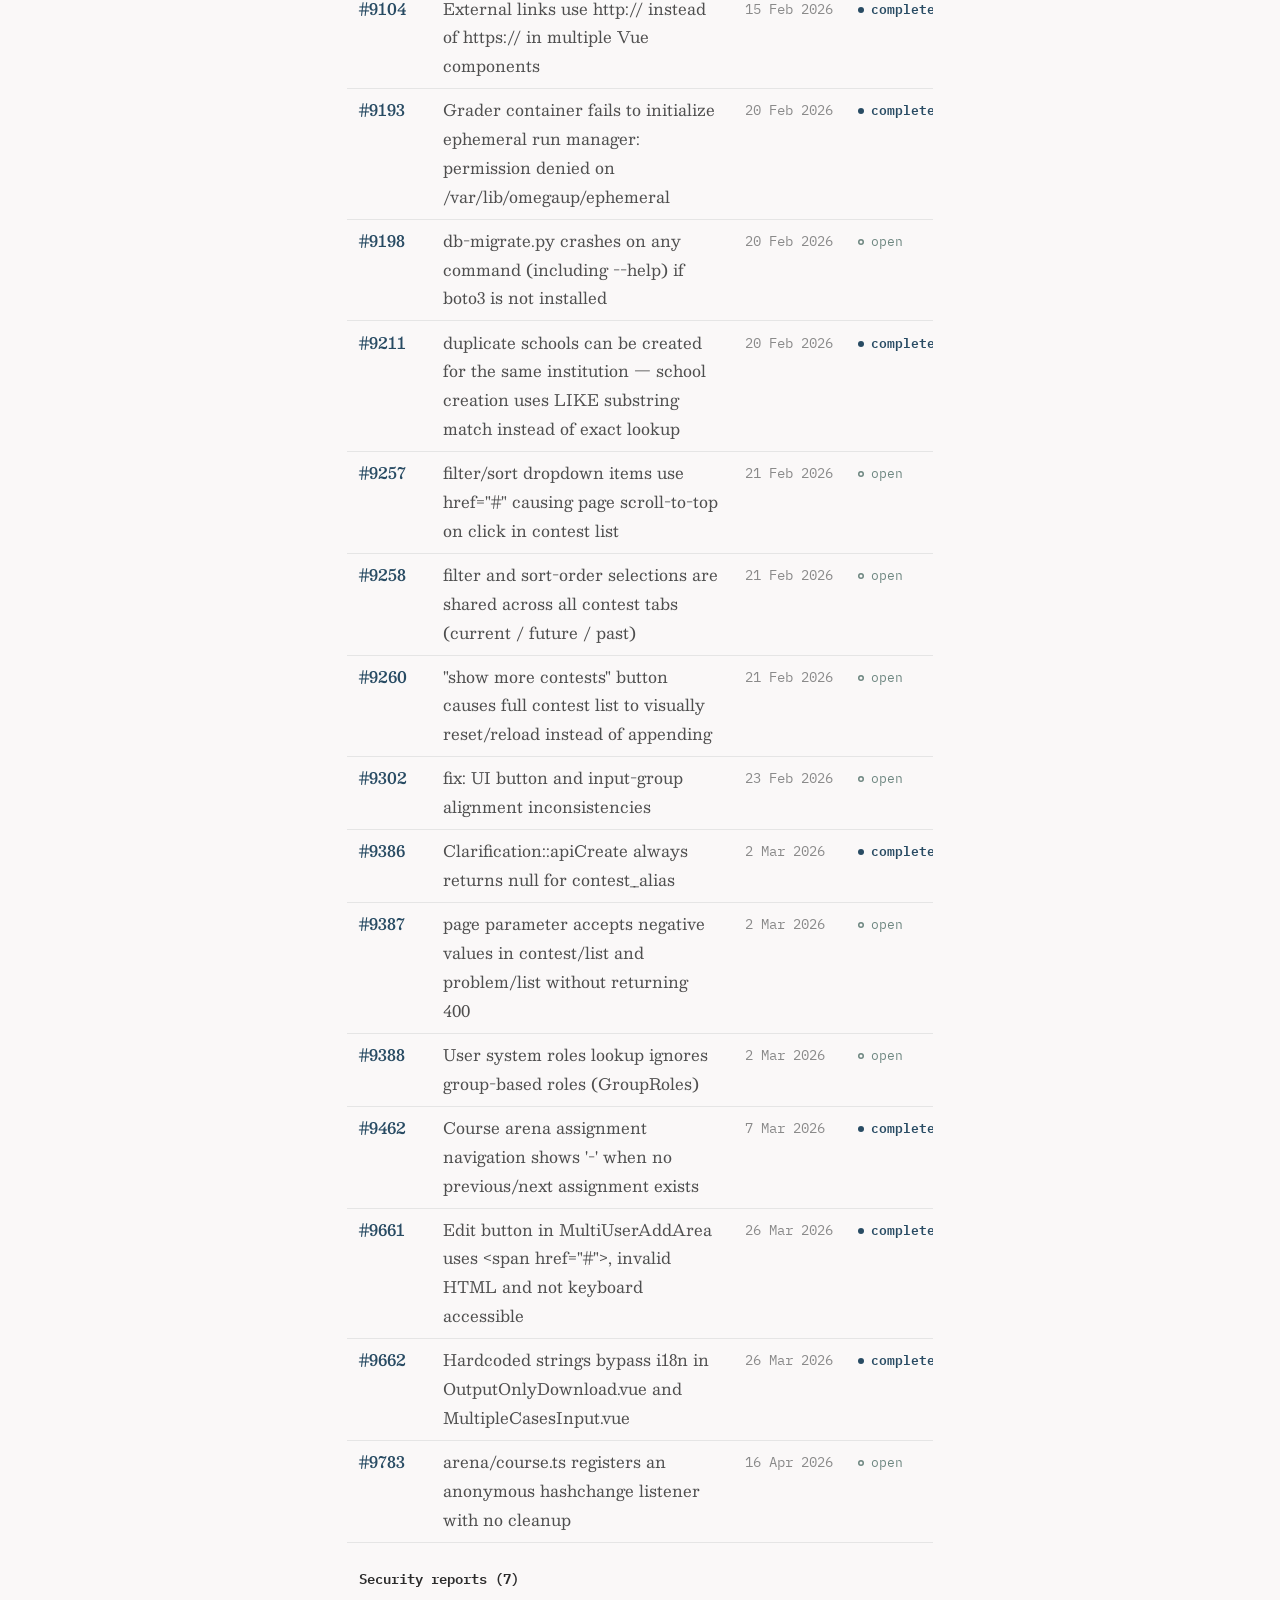
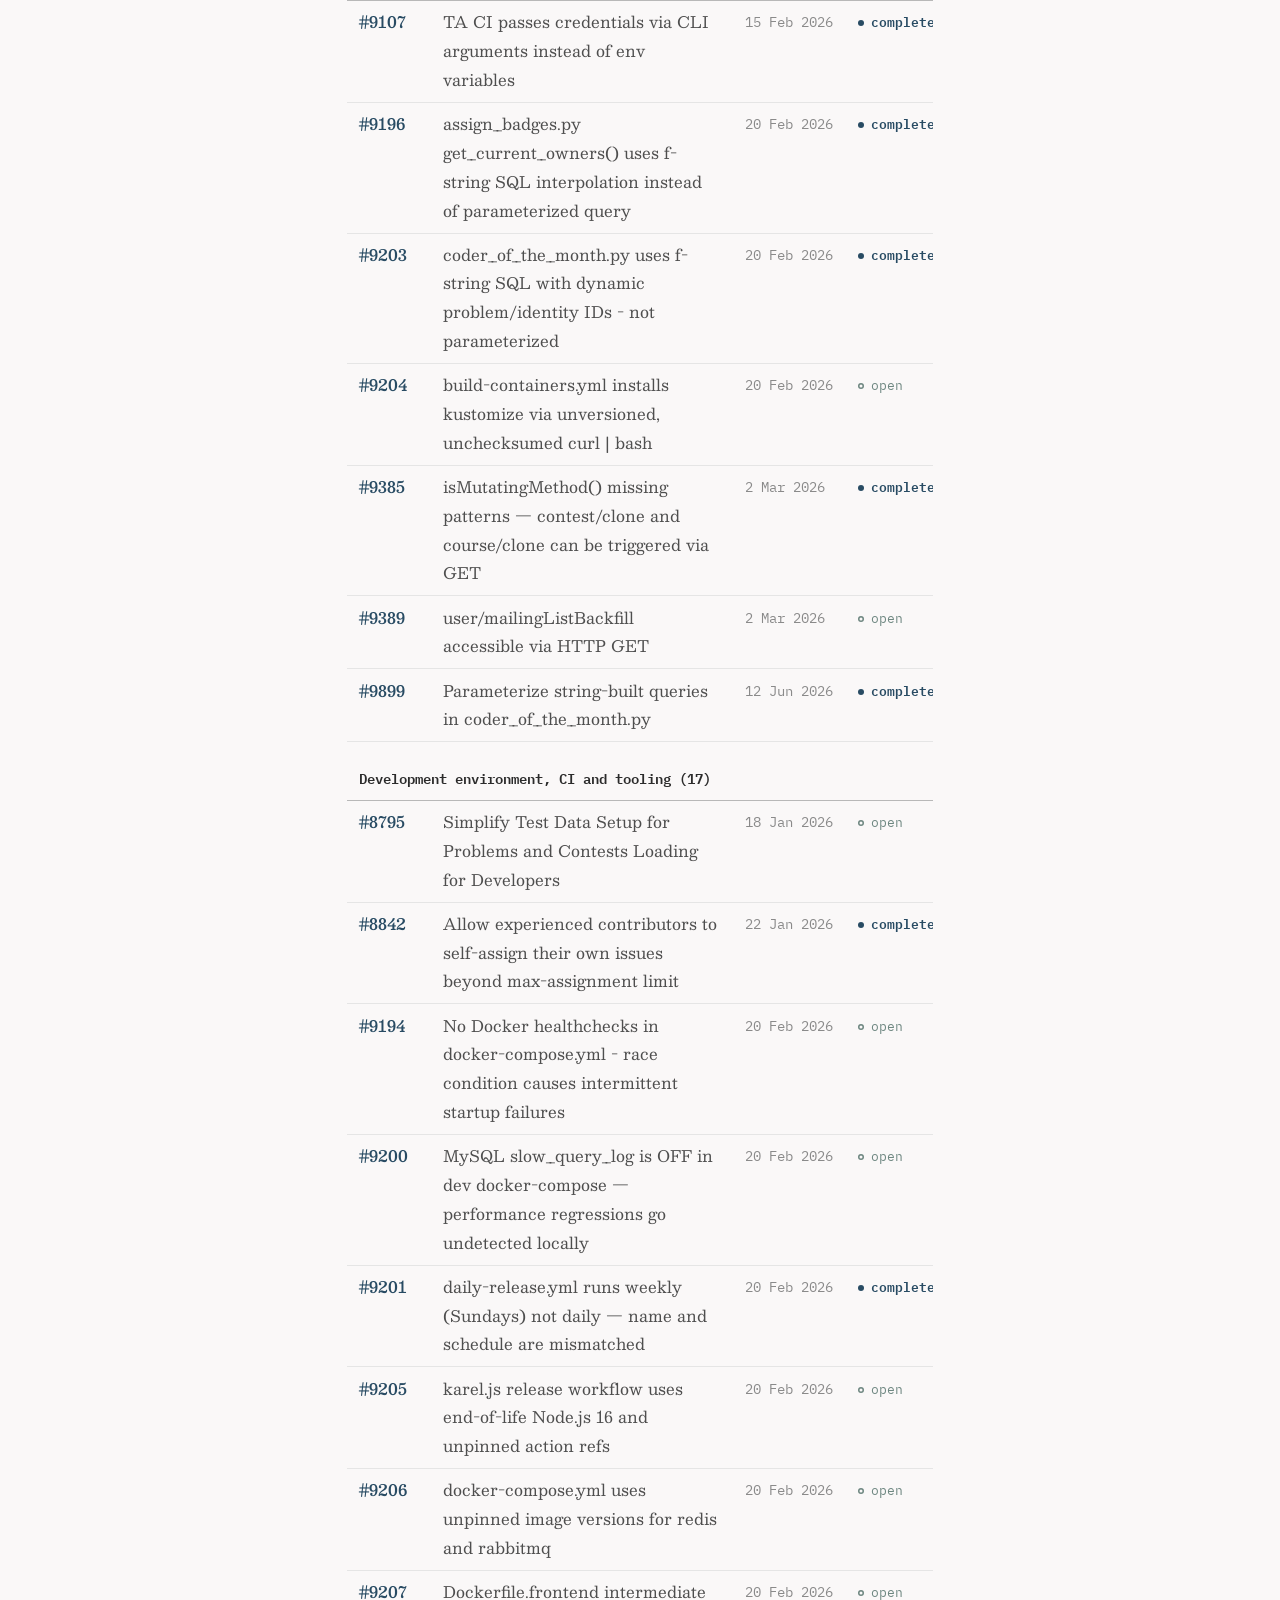
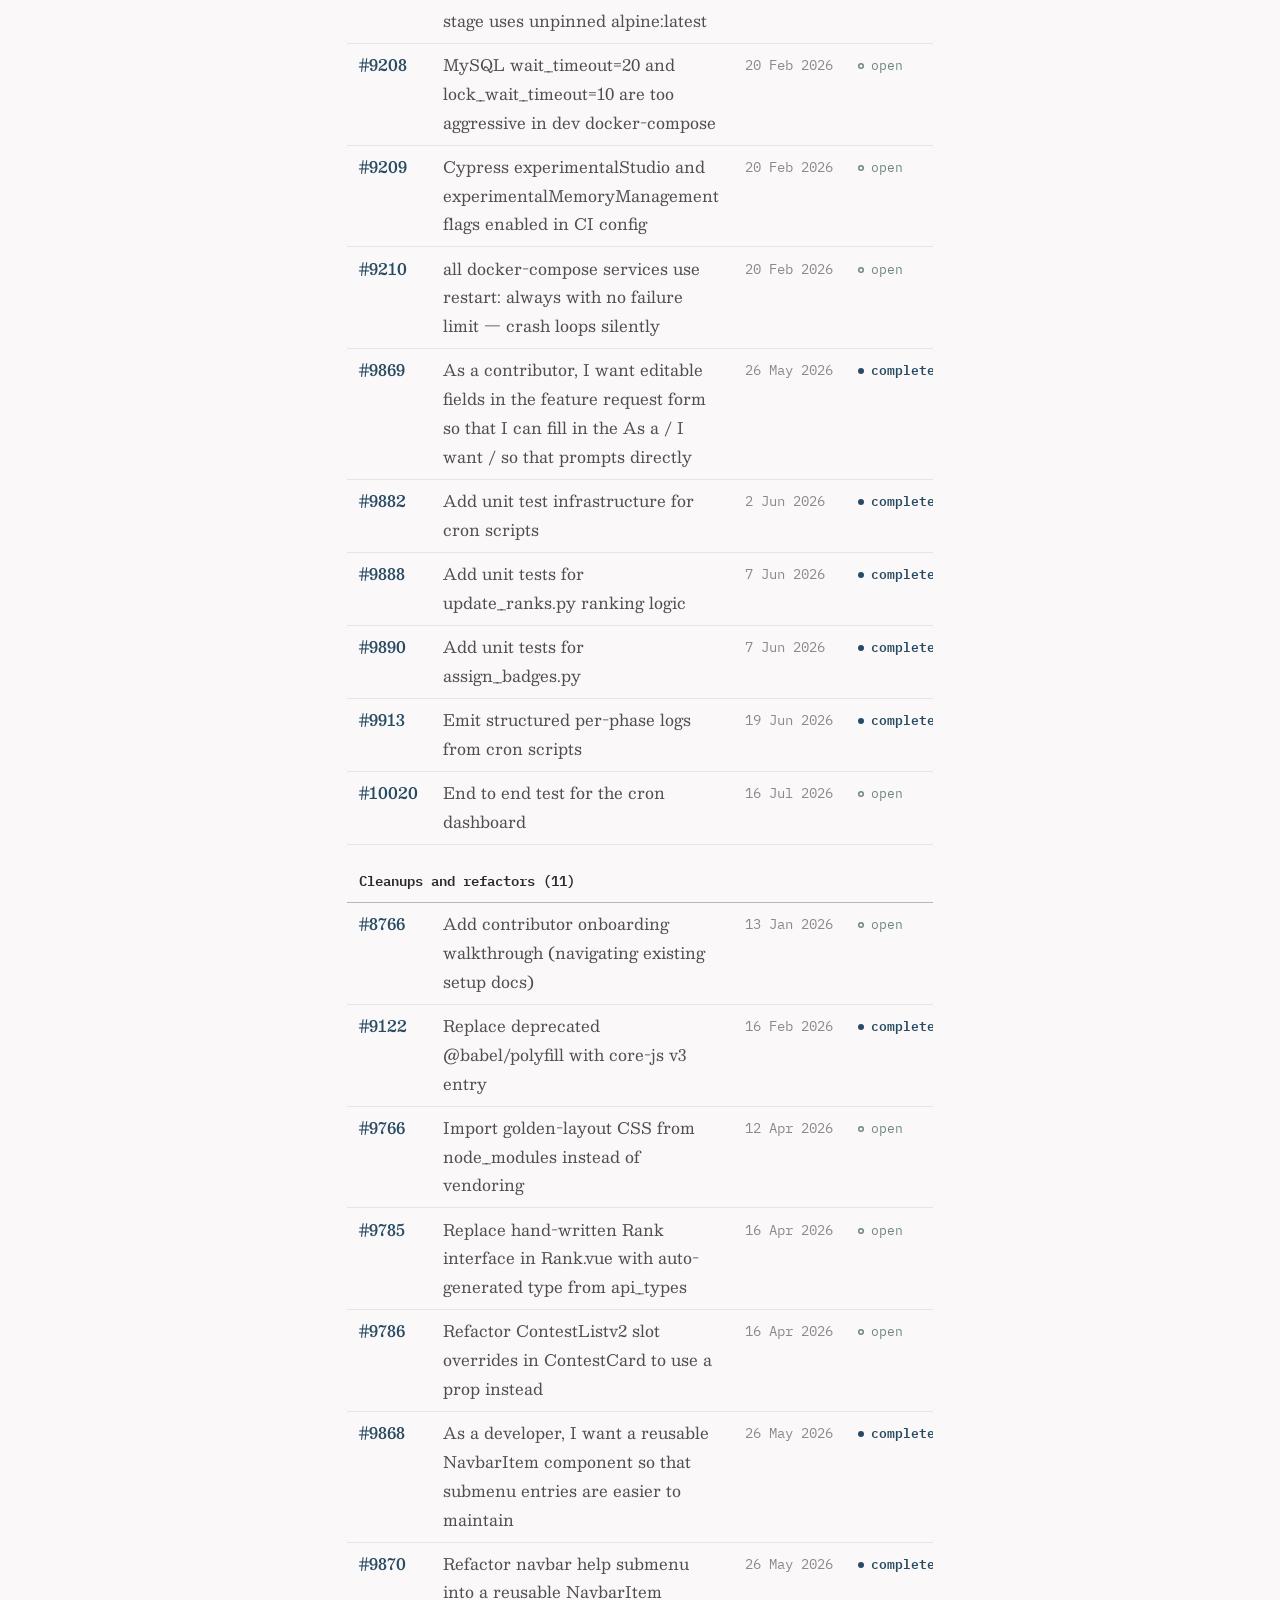
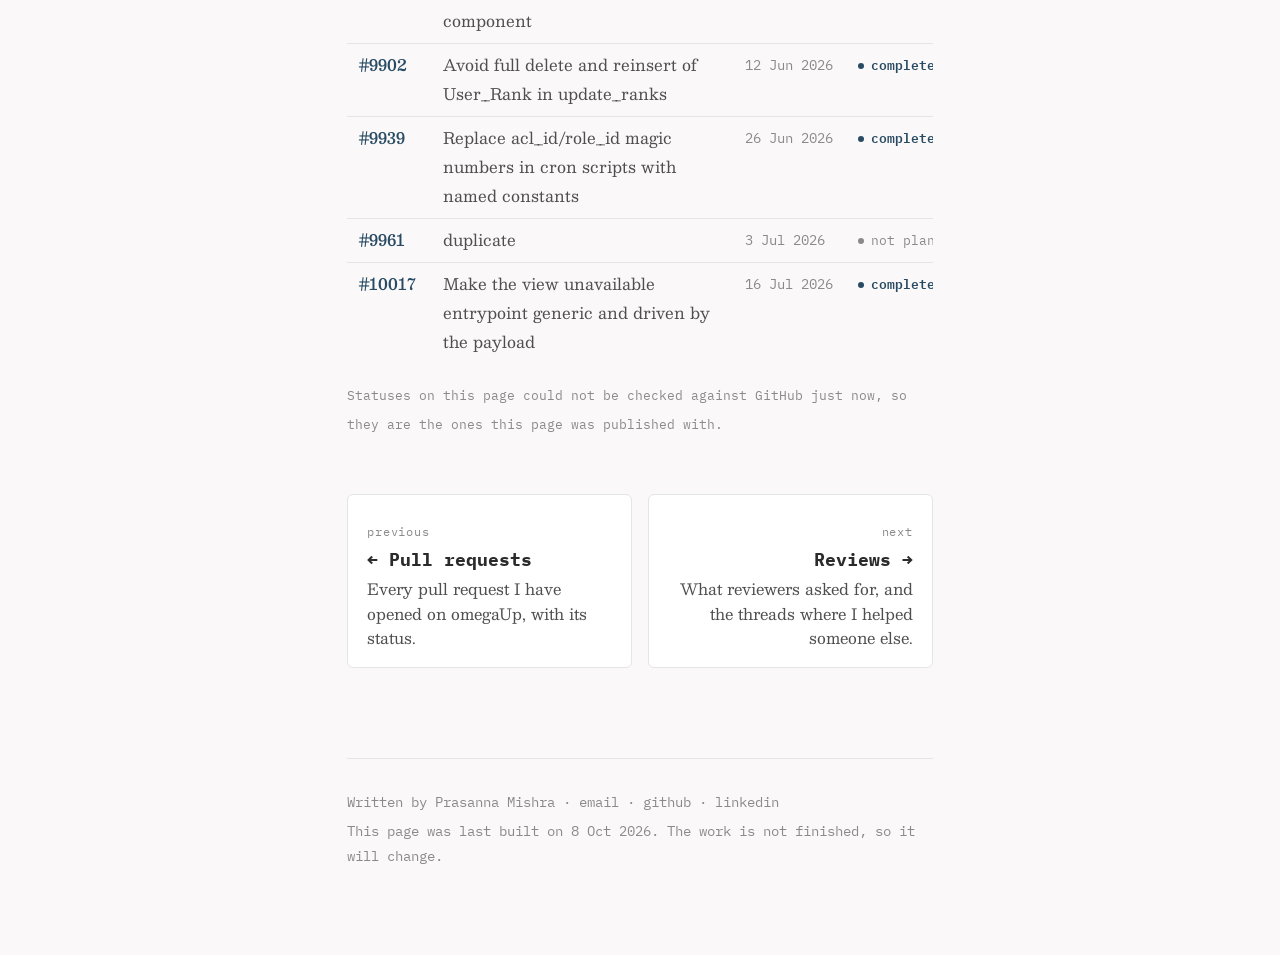
<file: gsoc/issues.html>
<!DOCTYPE html>
<html lang="en">
<head>
<meta charset="utf-8" />
<meta name="viewport" content="width=device-width, initial-scale=1.0" />
<title>Issues | Prasanna Mishra</title>
<meta name="description" content="Every issue Prasanna Mishra has filed on omegaUp: features, bugs, security reports and infrastructure findings, with status refreshed from GitHub." />
<meta name="author" content="Prasanna Mishra" />
<meta name="theme-color" content="#faf8f8" />
<link rel="canonical" href="https://prasannamishra001.github.io/prasannamishra/gsoc/issues.html" />
<meta property="og:title" content="Issues" />
<meta property="og:description" content="Every issue Prasanna Mishra has filed on omegaUp: features, bugs, security reports and infrastructure findings, with status refreshed from GitHub." />
<meta property="og:type" content="article" />
<link rel="icon" type="image/svg+xml" href="assets/gsoc-icon.svg" />
<script>(function(){try{var t=localStorage.getItem('gsoc-theme');if(t!=='dark'&&t!=='light')t=window.matchMedia&&window.matchMedia('(prefers-color-scheme: dark)').matches?'dark':'light';document.documentElement.setAttribute('data-theme',t);}catch(e){document.documentElement.setAttribute('data-theme','light');}})();</script>
<link rel="preconnect" href="https://fonts.googleapis.com" />
<link rel="preconnect" href="https://fonts.gstatic.com" crossorigin />
<link href="https://fonts.googleapis.com/css2?family=IBM+Plex+Mono:wght@400;600;700&family=Besley:ital,wght@0,400;0,600;1,400;1,600&display=swap" rel="stylesheet" />
<link rel="stylesheet" href="quartz.css" />
</head>
<body data-page="issues">
<div class="progress" aria-hidden="true"><i></i></div>
<div id="quartz-root" class="page"><div id="quartz-body">

<div class="left sidebar">
  <div>
    <div class="site-head">
      <h2 class="page-title"><a href="index.html">Prasanna Mishra</a></h2>
      <button type="button" class="theme-toggle" id="theme-toggle" aria-label="Switch between light and dark" title="Switch between light and dark"><svg class="sun" viewBox="0 0 24 24" fill="none" stroke="currentColor" stroke-width="1.8" stroke-linecap="round"><circle cx="12" cy="12" r="4"/><path d="M12 2v2.5M12 19.5V22M2 12h2.5M19.5 12H22M4.9 4.9l1.8 1.8M17.3 17.3l1.8 1.8M4.9 19.1l1.8-1.8M17.3 6.7l1.8-1.8"/></svg><svg class="moon" viewBox="0 0 24 24" fill="none" stroke="currentColor" stroke-width="1.8" stroke-linecap="round" stroke-linejoin="round"><path d="M20 14.5A8 8 0 0 1 9.5 4a8 8 0 1 0 10.5 10.5z"/></svg></button>
    </div>
    <p class="site-tag">google summer of code 2026 &middot; omegaup</p>
  </div>
  <div class="sidebar-logos">
    <img src="assets/gsoc-logo.svg" alt="Google Summer of Code" class="gsoc-mark" />
    <img src="assets/omegaup-logo.png" alt="omegaUp" class="org-mark" />
  </div>
  <div class="explorer"><button type="button" class="explorer-toggle" data-fold="explorer-content"><h2>Explorer</h2><svg xmlns="http://www.w3.org/2000/svg" width="12" height="12" viewBox="0 0 24 24" fill="none" stroke="currentColor" stroke-width="2" stroke-linecap="round" stroke-linejoin="round" class="fold"><polyline points="6 9 12 15 18 9"></polyline></svg></button><div class="explorer-content" id="explorer-content"><ul class="explorer-ul"><li><button type="button" class="folder-container" data-fold="folder-gsoc-2026"><svg xmlns="http://www.w3.org/2000/svg" width="12" height="12" viewBox="0 0 24 24" fill="none" stroke="currentColor" stroke-width="2" stroke-linecap="round" stroke-linejoin="round" class="folder-icon"><polyline points="9 18 15 12 9 6"></polyline></svg><span class="folder-title">gsoc-2026</span></button><ul id="folder-gsoc-2026"><li><a href="index.html">Summary</a></li><li><a href="control-plane.html">Cron control plane</a></li><li><a href="model-training.html">Model training</a></li><li><a href="health-checks.html">Problem health checks</a></li><li><a href="groundwork.html">Tests and query fixes</a></li><li><a href="alongside.html">Alongside the project</a></li><li><a href="lessons.html">What I learned</a></li></ul></li><li><button type="button" class="folder-container" data-fold="folder-journey"><svg xmlns="http://www.w3.org/2000/svg" width="12" height="12" viewBox="0 0 24 24" fill="none" stroke="currentColor" stroke-width="2" stroke-linecap="round" stroke-linejoin="round" class="folder-icon"><polyline points="9 18 15 12 9 6"></polyline></svg><span class="folder-title">journey</span></button><ul id="folder-journey"><li><a href="before-gsoc.html">Before the summer</a></li><li><a href="after-gsoc.html">After the summer</a></li><li><a href="journey.html">Timeline</a></li></ul></li><li><button type="button" class="folder-container" data-fold="folder-records"><svg xmlns="http://www.w3.org/2000/svg" width="12" height="12" viewBox="0 0 24 24" fill="none" stroke="currentColor" stroke-width="2" stroke-linecap="round" stroke-linejoin="round" class="folder-icon"><polyline points="9 18 15 12 9 6"></polyline></svg><span class="folder-title">records</span></button><ul id="folder-records"><li><a href="pull-requests.html">Pull requests</a></li><li><a href="issues.html" class="active">Issues</a></li><li><a href="reviews.html">Reviews</a></li></ul></li><li><button type="button" class="folder-container" data-fold="folder-elsewhere"><svg xmlns="http://www.w3.org/2000/svg" width="12" height="12" viewBox="0 0 24 24" fill="none" stroke="currentColor" stroke-width="2" stroke-linecap="round" stroke-linejoin="round" class="folder-icon"><polyline points="9 18 15 12 9 6"></polyline></svg><span class="folder-title">elsewhere</span></button><ul id="folder-elsewhere"><li><a href="../index.html">Back to the portfolio</a></li><li><a href="https://github.com/omegaup/omegaup/pulls?q=is%3Apr+author%3APrasannaMishra001">My pull requests on GitHub</a></li><li><a href="https://github.com/omegaup/omegaup/issues/9992">The control plane issue</a></li><li><a href="https://summerofcode.withgoogle.com/">Google Summer of Code</a></li></ul></li></ul></div></div>
  <p class="sidebar-updated"><span class="pulse"></span>still going &middot; updated 8 Oct 2026</p>
</div>

<div class="center">
  <div class="page-header">
    <nav class="breadcrumb-container" aria-label="breadcrumbs"><div class="breadcrumb-element"><a href="../index.html">Home</a><p>&#10095;</p></div><div class="breadcrumb-element"><a href="index.html">gsoc 2026 omegaup</a><p>&#10095;</p></div><div class="breadcrumb-element"><a href="issues.html">issues</a></div></nav>
    <h1 class="article-title">Issues</h1>
    <p class="content-meta"><time datetime="2026-10-08">updated 8 Oct 2026</time><span>7 min read</span></p>
  </div>
  <article class="wide">
<p class="lede">I write the issue before the pull request, so that the reason for a change exists in writing
before the change does. These are all of them.</p>

<p>They come in batches, because that is how I find things: a few days reading one part of the system, then a
list. Fifteen findings about the development environment and CI on one day in February. Five from reading
the API in March. The cron testing issues in June, and the control plane with its sub issues in July.</p>
<p>Not every proposal was accepted, and I think that belongs here too. A request to let organisers delete
contests was declined in favour of archiving them. One of mine was a duplicate of an older issue. One I
closed myself after deciding the approach was wrong. And one I opened by accident and closed the same day.</p>
<p>Seven of these were fixed by other contributors before I got to them.</p>
<div class="filter" data-for="all-issues"><input type="search" placeholder="filter by number or words" aria-label="Filter issues" /><button type="button" data-state="completed" aria-pressed="false">completed</button><button type="button" data-state="open" aria-pressed="false">open</button><span class="count"></span></div><div class="table-container"><table id="all-issues" data-live-rows="issues"><thead><tr><th>Issue</th><th>What it asks for</th><th>Opened</th><th>Status</th><th>Closed by</th></tr></thead><tbody><tr class="group-row"><td colspan="5">Features I proposed (38)</td></tr><tr><td><a href="https://github.com/omegaup/omegaup/issues/8421">#8421</a></td><td>Add Option for Contest Organizers to Delete Contests</td><td class="num">2 Sep 2025</td><td class="pr-state pr-state-completed" data-state-for="issues/8421">completed</td><td></td></tr><tr><td><a href="https://github.com/omegaup/omegaup/issues/8598">#8598</a></td><td>Improve Navbar: hover-effects,dropdown etc</td><td class="num">6 Dec 2025</td><td class="pr-state pr-state-completed" data-state-for="issues/8598">completed</td><td><a href="https://github.com/omegaup/omegaup/pull/8599">#8599</a></td></tr><tr><td><a href="https://github.com/omegaup/omegaup/issues/8747">#8747</a></td><td>GitHub Sign-In and OAuth flow</td><td class="num">9 Jan 2026</td><td class="pr-state pr-state-completed" data-state-for="issues/8747">completed</td><td><a href="https://github.com/omegaup/omegaup/pull/8794">#8794</a></td></tr><tr><td><a href="https://github.com/omegaup/omegaup/issues/8748">#8748</a></td><td>dynamic problem difficulty rating based on solver ratings (ELO-inspired)</td><td class="num">9 Jan 2026</td><td class="pr-state pr-state-open" data-state-for="issues/8748">open</td><td></td></tr><tr><td><a href="https://github.com/omegaup/omegaup/issues/8754">#8754</a></td><td>Allow printable (PDF) problem export for users with view access</td><td class="num">11 Jan 2026</td><td class="pr-state pr-state-open" data-state-for="issues/8754">open</td><td></td></tr><tr><td><a href="https://github.com/omegaup/omegaup/issues/8763">#8763</a></td><td>Allow hiding problem filters sidebar on collection pages</td><td class="num">13 Jan 2026</td><td class="pr-state pr-state-completed" data-state-for="issues/8763">completed</td><td><a href="https://github.com/omegaup/omegaup/pull/8736">#8736</a></td></tr><tr><td><a href="https://github.com/omegaup/omegaup/issues/8845">#8845</a></td><td>Enhance badge visuals with reusable 3D hover component</td><td class="num">22 Jan 2026</td><td class="pr-state pr-state-completed" data-state-for="issues/8845">completed</td><td><a href="https://github.com/omegaup/omegaup/pull/8846">#8846</a></td></tr><tr><td><a href="https://github.com/omegaup/omegaup/issues/8896">#8896</a></td><td>Improve custom test case execution for problems</td><td class="num">27 Jan 2026</td><td class="pr-state pr-state-completed" data-state-for="issues/8896">completed</td><td><a href="https://github.com/omegaup/omegaup/pull/8959">#8959</a></td></tr><tr><td><a href="https://github.com/omegaup/omegaup/issues/8972">#8972</a></td><td>friend request and user relations system</td><td class="num">3 Feb 2026</td><td class="pr-state pr-state-completed" data-state-for="issues/8972">completed</td><td></td></tr><tr><td><a href="https://github.com/omegaup/omegaup/issues/8982">#8982</a></td><td>Improve Email UI and Email Flow Consistency Across omegaUp</td><td class="num">4 Feb 2026</td><td class="pr-state pr-state-open" data-state-for="issues/8982">open</td><td></td></tr><tr><td><a href="https://github.com/omegaup/omegaup/issues/9044">#9044</a></td><td>Save and load per-language code templates in the ephemeral grader</td><td class="num">10 Feb 2026</td><td class="pr-state pr-state-open" data-state-for="issues/9044">open</td><td></td></tr><tr><td><a href="https://github.com/omegaup/omegaup/issues/9046">#9046</a></td><td>Automatic language detection for pasted code in the ephemeral grader</td><td class="num">10 Feb 2026</td><td class="pr-state pr-state-completed" data-state-for="issues/9046">completed</td><td><a href="https://github.com/omegaup/omegaup/pull/9070">#9070</a></td></tr><tr><td><a href="https://github.com/omegaup/omegaup/issues/9259">#9259</a></td><td>no visual indicator on filter/sort buttons when a non-default option is active in contest list</td><td class="num">21 Feb 2026</td><td class="pr-state pr-state-completed" data-state-for="issues/9259">completed</td><td><a href="https://github.com/omegaup/omegaup/pull/9657">#9657</a></td></tr><tr><td><a href="https://github.com/omegaup/omegaup/issues/9458">#9458</a></td><td>Show assignment deadline and overdue badge in student&#x27;s AssignmentCard</td><td class="num">7 Mar 2026</td><td class="pr-state pr-state-completed" data-state-for="issues/9458">completed</td><td><a href="https://github.com/omegaup/omegaup/pull/9522">#9522</a></td></tr><tr><td><a href="https://github.com/omegaup/omegaup/issues/9461">#9461</a></td><td>Show per-problem solve count in contest arena Scoreboard</td><td class="num">7 Mar 2026</td><td class="pr-state pr-state-open" data-state-for="issues/9461">open</td><td></td></tr><tr><td><a href="https://github.com/omegaup/omegaup/issues/9765">#9765</a></td><td>Display API Tokens table as vertical card layout on mobile</td><td class="num">12 Apr 2026</td><td class="pr-state pr-state-completed" data-state-for="issues/9765">completed</td><td><a href="https://github.com/omegaup/omegaup/pull/9776">#9776</a></td></tr><tr><td><a href="https://github.com/omegaup/omegaup/issues/9781">#9781</a></td><td>Modernize navbar Help menu with icon, title, and subtitle layout</td><td class="num">16 Apr 2026</td><td class="pr-state pr-state-completed" data-state-for="issues/9781">completed</td><td><a href="https://github.com/omegaup/omegaup/pull/9801">#9801</a></td></tr><tr><td><a href="https://github.com/omegaup/omegaup/issues/9782">#9782</a></td><td>Centralize entrypoint access control for lockdown mode and auth requirements</td><td class="num">16 Apr 2026</td><td class="pr-state pr-state-open" data-state-for="issues/9782">open</td><td></td></tr><tr><td><a href="https://github.com/omegaup/omegaup/issues/9784">#9784</a></td><td>Add cooldown period before a disabled user README can be re-enabled</td><td class="num">16 Apr 2026</td><td class="pr-state pr-state-open" data-state-for="issues/9784">open</td><td></td></tr><tr><td><a href="https://github.com/omegaup/omegaup/issues/9787">#9787</a></td><td>Course name search: add LIKE fallback when FULLTEXT BOOLEAN MODE returns no results</td><td class="num">16 Apr 2026</td><td class="pr-state pr-state-completed" data-state-for="issues/9787">completed</td><td></td></tr><tr><td><a href="https://github.com/omegaup/omegaup/issues/9897">#9897</a></td><td>Add a generic &quot;View unavailable&quot; component</td><td class="num">11 Jun 2026</td><td class="pr-state pr-state-completed" data-state-for="issues/9897">completed</td><td><a href="https://github.com/omegaup/omegaup/pull/9919">#9919</a></td></tr><tr><td><a href="https://github.com/omegaup/omegaup/issues/9904">#9904</a></td><td>Prevent and merge duplicate school profiles</td><td class="num">12 Jun 2026</td><td class="pr-state pr-state-open" data-state-for="issues/9904">open</td><td></td></tr><tr><td><a href="https://github.com/omegaup/omegaup/issues/9962">#9962</a></td><td>Extend the navbar item style with icons and descriptions to remaining submenus</td><td class="num">3 Jul 2026</td><td class="pr-state pr-state-completed" data-state-for="issues/9962">completed</td><td><a href="https://github.com/omegaup/omegaup/pull/9968">#9968</a></td></tr><tr><td><a href="https://github.com/omegaup/omegaup/issues/9966">#9966</a></td><td>Build the navbar menus from a single configuration with visibility rules</td><td class="num">4 Jul 2026</td><td class="pr-state pr-state-completed" data-state-for="issues/9966">completed</td><td><a href="https://github.com/omegaup/omegaup/pull/9968">#9968</a></td></tr><tr><td><a href="https://github.com/omegaup/omegaup/issues/9992">#9992</a></td><td>Cron Control Plane : an observability and operational tooling for background jobs</td><td class="num">13 Jul 2026</td><td class="pr-state pr-state-open" data-state-for="issues/9992">open</td><td><a href="https://github.com/omegaup/omegaup/pull/9995">#9995</a>, <a href="https://github.com/omegaup/omegaup/pull/9996">#9996</a>, <a href="https://github.com/omegaup/omegaup/pull/9998">#9998</a>, <a href="https://github.com/omegaup/omegaup/pull/10000">#10000</a>, <a href="https://github.com/omegaup/omegaup/pull/10003">#10003</a>, <a href="https://github.com/omegaup/omegaup/pull/10008">#10008</a>, <a href="https://github.com/omegaup/omegaup/pull/10009">#10009</a>, <a href="https://github.com/omegaup/omegaup/pull/10011">#10011</a>, <a href="https://github.com/omegaup/omegaup/pull/10022">#10022</a>, <a href="https://github.com/omegaup/omegaup/pull/10155">#10155</a>, <a href="https://github.com/omegaup/omegaup/pull/10156">#10156</a></td></tr><tr><td><a href="https://github.com/omegaup/omegaup/issues/9993">#9993</a></td><td>persistant cron execution history by registry and run tables</td><td class="num">13 Jul 2026</td><td class="pr-state pr-state-completed" data-state-for="issues/9993">completed</td><td><a href="https://github.com/omegaup/omegaup/pull/9995">#9995</a></td></tr><tr><td><a href="https://github.com/omegaup/omegaup/issues/9994">#9994</a></td><td>DAOs for the cron tables</td><td class="num">13 Jul 2026</td><td class="pr-state pr-state-completed" data-state-for="issues/9994">completed</td><td><a href="https://github.com/omegaup/omegaup/pull/9996">#9996</a></td></tr><tr><td><a href="https://github.com/omegaup/omegaup/issues/9997">#9997</a></td><td>Reusable cron runner that records runs and prevents overlap</td><td class="num">13 Jul 2026</td><td class="pr-state pr-state-completed" data-state-for="issues/9997">completed</td><td><a href="https://github.com/omegaup/omegaup/pull/9998">#9998</a></td></tr><tr><td><a href="https://github.com/omegaup/omegaup/issues/9999">#9999</a></td><td>Admin API for cron run history and health</td><td class="num">13 Jul 2026</td><td class="pr-state pr-state-completed" data-state-for="issues/9999">completed</td><td><a href="https://github.com/omegaup/omegaup/pull/10000">#10000</a></td></tr><tr><td><a href="https://github.com/omegaup/omegaup/issues/10002">#10002</a></td><td>Record update_ranks executions through the runner</td><td class="num">14 Jul 2026</td><td class="pr-state pr-state-completed" data-state-for="issues/10002">completed</td><td><a href="https://github.com/omegaup/omegaup/pull/10003">#10003</a></td></tr><tr><td><a href="https://github.com/omegaup/omegaup/issues/10004">#10004</a></td><td>Admin dashboard page for cron jobs</td><td class="num">14 Jul 2026</td><td class="pr-state pr-state-completed" data-state-for="issues/10004">completed</td><td><a href="https://github.com/omegaup/omegaup/pull/10008">#10008</a></td></tr><tr><td><a href="https://github.com/omegaup/omegaup/issues/10007">#10007</a></td><td>Record assign_badges and aggregate_feedback through the runner</td><td class="num">14 Jul 2026</td><td class="pr-state pr-state-completed" data-state-for="issues/10007">completed</td><td><a href="https://github.com/omegaup/omegaup/pull/10009">#10009</a></td></tr><tr><td><a href="https://github.com/omegaup/omegaup/issues/10010">#10010</a></td><td>Pre-publish guardrail for the ranking job</td><td class="num">15 Jul 2026</td><td class="pr-state pr-state-completed" data-state-for="issues/10010">completed</td><td><a href="https://github.com/omegaup/omegaup/pull/10011">#10011</a></td></tr><tr><td><a href="https://github.com/omegaup/omegaup/issues/10018">#10018</a></td><td>Let admins safely rerun a cron job</td><td class="num">16 Jul 2026</td><td class="pr-state pr-state-open" data-state-for="issues/10018">open</td><td><a href="https://github.com/omegaup/omegaup/pull/10155">#10155</a>, <a href="https://github.com/omegaup/omegaup/pull/10156">#10156</a></td></tr><tr><td><a href="https://github.com/omegaup/omegaup/issues/10019">#10019</a></td><td>Record the remaining crons through the runner</td><td class="num">16 Jul 2026</td><td class="pr-state pr-state-completed" data-state-for="issues/10019">completed</td><td><a href="https://github.com/omegaup/omegaup/pull/10022">#10022</a></td></tr><tr><td><a href="https://github.com/omegaup/omegaup/issues/10047">#10047</a></td><td>Improve the cron dashboard with health cards, filters, relative times and auto refresh</td><td class="num">26 Jul 2026</td><td class="pr-state pr-state-open" data-state-for="issues/10047">open</td><td></td></tr><tr><td><a href="https://github.com/omegaup/omegaup/issues/10049">#10049</a></td><td>Make the recommendation model training scheduled, recorded and guarded</td><td class="num">26 Jul 2026</td><td class="pr-state pr-state-open" data-state-for="issues/10049">open</td><td><a href="https://github.com/omegaup/omegaup/pull/10050">#10050</a>, <a href="https://github.com/omegaup/omegaup/pull/10150">#10150</a>, <a href="https://github.com/omegaup/omegaup/pull/10051">#10051</a></td></tr><tr><td><a href="https://github.com/omegaup/omegaup/issues/10064">#10064</a></td><td>Detect problems that silently stopped working</td><td class="num">31 Jul 2026</td><td class="pr-state pr-state-completed" data-state-for="issues/10064">completed</td><td><a href="https://github.com/omegaup/omegaup/pull/10065">#10065</a>, <a href="https://github.com/omegaup/omegaup/pull/10149">#10149</a>, <a href="https://github.com/omegaup/omegaup/pull/10066">#10066</a>, <a href="https://github.com/omegaup/omegaup/pull/10069">#10069</a></td></tr><tr class="group-row"><td colspan="5">Bugs I reported (20)</td></tr><tr><td><a href="https://github.com/omegaup/omegaup/issues/8422">#8422</a></td><td>The content of the past contests &quot;Enter&quot; button is misaligned</td><td class="num">2 Sep 2025</td><td class="pr-state pr-state-completed" data-state-for="issues/8422">completed</td><td><a href="https://github.com/omegaup/omegaup/pull/8426">#8426</a></td></tr><tr><td><a href="https://github.com/omegaup/omegaup/issues/8745">#8745</a></td><td>Inconsistent translations and typos across ./templates lang files</td><td class="num">9 Jan 2026</td><td class="pr-state pr-state-completed" data-state-for="issues/8745">completed</td><td><a href="https://github.com/omegaup/omegaup/pull/8746">#8746</a></td></tr><tr><td><a href="https://github.com/omegaup/omegaup/issues/8802">#8802</a></td><td>Safely handle localStorage failures and draft restoration in problem statement editor</td><td class="num">18 Jan 2026</td><td class="pr-state pr-state-open" data-state-for="issues/8802">open</td><td></td></tr><tr><td><a href="https://github.com/omegaup/omegaup/issues/8850">#8850</a></td><td>Pie chart tooltip in profile statistics shows verdict codes instead of full names</td><td class="num">22 Jan 2026</td><td class="pr-state pr-state-completed" data-state-for="issues/8850">completed</td><td><a href="https://github.com/omegaup/omegaup/pull/8851">#8851</a></td></tr><tr><td><a href="https://github.com/omegaup/omegaup/issues/9102">#9102</a></td><td>Cypress test uses it.only() causing most E2E tests to be skipped</td><td class="num">15 Feb 2026</td><td class="pr-state pr-state-completed" data-state-for="issues/9102">completed</td><td><a href="https://github.com/omegaup/omegaup/pull/9103">#9103</a></td></tr><tr><td><a href="https://github.com/omegaup/omegaup/issues/9104">#9104</a></td><td>External links use http:// instead of https:// in multiple Vue components</td><td class="num">15 Feb 2026</td><td class="pr-state pr-state-completed" data-state-for="issues/9104">completed</td><td><a href="https://github.com/omegaup/omegaup/pull/9105">#9105</a></td></tr><tr><td><a href="https://github.com/omegaup/omegaup/issues/9193">#9193</a></td><td>Grader container fails to initialize ephemeral run manager: permission denied on /var/lib/omegaup/ephemeral</td><td class="num">20 Feb 2026</td><td class="pr-state pr-state-completed" data-state-for="issues/9193">completed</td><td><a href="https://github.com/omegaup/omegaup/pull/9248">#9248</a></td></tr><tr><td><a href="https://github.com/omegaup/omegaup/issues/9198">#9198</a></td><td>db-migrate.py crashes on any command (including --help) if boto3 is not installed</td><td class="num">20 Feb 2026</td><td class="pr-state pr-state-open" data-state-for="issues/9198">open</td><td></td></tr><tr><td><a href="https://github.com/omegaup/omegaup/issues/9211">#9211</a></td><td>duplicate schools can be created for the same institution — school creation uses LIKE substring match instead of exact lookup</td><td class="num">20 Feb 2026</td><td class="pr-state pr-state-completed" data-state-for="issues/9211">completed</td><td><a href="https://github.com/omegaup/omegaup/pull/9250">#9250</a></td></tr><tr><td><a href="https://github.com/omegaup/omegaup/issues/9257">#9257</a></td><td>filter/sort dropdown items use href=&quot;#&quot; causing page scroll-to-top on click in contest list</td><td class="num">21 Feb 2026</td><td class="pr-state pr-state-open" data-state-for="issues/9257">open</td><td></td></tr><tr><td><a href="https://github.com/omegaup/omegaup/issues/9258">#9258</a></td><td>filter and sort-order selections are shared across all contest tabs (current / future / past)</td><td class="num">21 Feb 2026</td><td class="pr-state pr-state-open" data-state-for="issues/9258">open</td><td></td></tr><tr><td><a href="https://github.com/omegaup/omegaup/issues/9260">#9260</a></td><td>&quot;show more contests&quot; button causes full contest list to visually reset/reload instead of appending</td><td class="num">21 Feb 2026</td><td class="pr-state pr-state-open" data-state-for="issues/9260">open</td><td></td></tr><tr><td><a href="https://github.com/omegaup/omegaup/issues/9302">#9302</a></td><td>fix: UI button and input-group alignment inconsistencies</td><td class="num">23 Feb 2026</td><td class="pr-state pr-state-open" data-state-for="issues/9302">open</td><td></td></tr><tr><td><a href="https://github.com/omegaup/omegaup/issues/9386">#9386</a></td><td>Clarification::apiCreate always returns null for contest_alias</td><td class="num">2 Mar 2026</td><td class="pr-state pr-state-completed" data-state-for="issues/9386">completed</td><td><a href="https://github.com/omegaup/omegaup/pull/9432">#9432</a></td></tr><tr><td><a href="https://github.com/omegaup/omegaup/issues/9387">#9387</a></td><td>page parameter accepts negative values in contest/list and problem/list without returning 400</td><td class="num">2 Mar 2026</td><td class="pr-state pr-state-open" data-state-for="issues/9387">open</td><td></td></tr><tr><td><a href="https://github.com/omegaup/omegaup/issues/9388">#9388</a></td><td>User system roles lookup ignores group-based roles (GroupRoles)</td><td class="num">2 Mar 2026</td><td class="pr-state pr-state-open" data-state-for="issues/9388">open</td><td></td></tr><tr><td><a href="https://github.com/omegaup/omegaup/issues/9462">#9462</a></td><td>Course arena assignment navigation shows &#x27;-&#x27; when no previous/next assignment exists</td><td class="num">7 Mar 2026</td><td class="pr-state pr-state-completed" data-state-for="issues/9462">completed</td><td><a href="https://github.com/omegaup/omegaup/pull/9546">#9546</a></td></tr><tr><td><a href="https://github.com/omegaup/omegaup/issues/9661">#9661</a></td><td>Edit button in MultiUserAddArea uses &lt;span href=&quot;#&quot;&gt;, invalid HTML and not keyboard accessible</td><td class="num">26 Mar 2026</td><td class="pr-state pr-state-completed" data-state-for="issues/9661">completed</td><td><a href="https://github.com/omegaup/omegaup/pull/9671">#9671</a></td></tr><tr><td><a href="https://github.com/omegaup/omegaup/issues/9662">#9662</a></td><td>Hardcoded strings bypass i18n in OutputOnlyDownload.vue and MultipleCasesInput.vue</td><td class="num">26 Mar 2026</td><td class="pr-state pr-state-completed" data-state-for="issues/9662">completed</td><td><a href="https://github.com/omegaup/omegaup/pull/9666">#9666</a></td></tr><tr><td><a href="https://github.com/omegaup/omegaup/issues/9783">#9783</a></td><td>arena/course.ts registers an anonymous hashchange listener with no cleanup</td><td class="num">16 Apr 2026</td><td class="pr-state pr-state-open" data-state-for="issues/9783">open</td><td></td></tr><tr class="group-row"><td colspan="5">Security reports (7)</td></tr><tr><td><a href="https://github.com/omegaup/omegaup/issues/9107">#9107</a></td><td>TA CI passes credentials via CLI arguments instead of env variables</td><td class="num">15 Feb 2026</td><td class="pr-state pr-state-completed" data-state-for="issues/9107">completed</td><td><a href="https://github.com/omegaup/omegaup/pull/9108">#9108</a></td></tr><tr><td><a href="https://github.com/omegaup/omegaup/issues/9196">#9196</a></td><td>assign_badges.py get_current_owners() uses f-string SQL interpolation instead of parameterized query</td><td class="num">20 Feb 2026</td><td class="pr-state pr-state-completed" data-state-for="issues/9196">completed</td><td><a href="https://github.com/omegaup/omegaup/pull/9286">#9286</a></td></tr><tr><td><a href="https://github.com/omegaup/omegaup/issues/9203">#9203</a></td><td>coder_of_the_month.py uses f-string SQL with dynamic problem/identity IDs - not parameterized</td><td class="num">20 Feb 2026</td><td class="pr-state pr-state-completed" data-state-for="issues/9203">completed</td><td><a href="https://github.com/omegaup/omegaup/pull/9900">#9900</a></td></tr><tr><td><a href="https://github.com/omegaup/omegaup/issues/9204">#9204</a></td><td>build-containers.yml installs kustomize via unversioned, unchecksumed curl | bash</td><td class="num">20 Feb 2026</td><td class="pr-state pr-state-open" data-state-for="issues/9204">open</td><td></td></tr><tr><td><a href="https://github.com/omegaup/omegaup/issues/9385">#9385</a></td><td>isMutatingMethod() missing patterns — contest/clone and course/clone can be triggered via GET</td><td class="num">2 Mar 2026</td><td class="pr-state pr-state-completed" data-state-for="issues/9385">completed</td><td><a href="https://github.com/omegaup/omegaup/pull/9429">#9429</a></td></tr><tr><td><a href="https://github.com/omegaup/omegaup/issues/9389">#9389</a></td><td>user/mailingListBackfill accessible via HTTP GET</td><td class="num">2 Mar 2026</td><td class="pr-state pr-state-open" data-state-for="issues/9389">open</td><td></td></tr><tr><td><a href="https://github.com/omegaup/omegaup/issues/9899">#9899</a></td><td>Parameterize string-built queries in coder_of_the_month.py</td><td class="num">12 Jun 2026</td><td class="pr-state pr-state-completed" data-state-for="issues/9899">completed</td><td><a href="https://github.com/omegaup/omegaup/pull/9900">#9900</a></td></tr><tr class="group-row"><td colspan="5">Development environment, CI and tooling (17)</td></tr><tr><td><a href="https://github.com/omegaup/omegaup/issues/8795">#8795</a></td><td>Simplify Test Data Setup for Problems and Contests Loading for Developers</td><td class="num">18 Jan 2026</td><td class="pr-state pr-state-open" data-state-for="issues/8795">open</td><td></td></tr><tr><td><a href="https://github.com/omegaup/omegaup/issues/8842">#8842</a></td><td>Allow experienced contributors to self-assign their own issues beyond max-assignment limit</td><td class="num">22 Jan 2026</td><td class="pr-state pr-state-completed" data-state-for="issues/8842">completed</td><td><a href="https://github.com/omegaup/omegaup/pull/8843">#8843</a></td></tr><tr><td><a href="https://github.com/omegaup/omegaup/issues/9194">#9194</a></td><td>No Docker healthchecks in docker-compose.yml - race condition causes intermittent startup failures</td><td class="num">20 Feb 2026</td><td class="pr-state pr-state-open" data-state-for="issues/9194">open</td><td></td></tr><tr><td><a href="https://github.com/omegaup/omegaup/issues/9200">#9200</a></td><td>MySQL slow_query_log is OFF in dev docker-compose — performance regressions go undetected locally</td><td class="num">20 Feb 2026</td><td class="pr-state pr-state-open" data-state-for="issues/9200">open</td><td></td></tr><tr><td><a href="https://github.com/omegaup/omegaup/issues/9201">#9201</a></td><td>daily-release.yml runs weekly (Sundays) not daily — name and schedule are mismatched</td><td class="num">20 Feb 2026</td><td class="pr-state pr-state-completed" data-state-for="issues/9201">completed</td><td><a href="https://github.com/omegaup/omegaup/pull/9217">#9217</a></td></tr><tr><td><a href="https://github.com/omegaup/omegaup/issues/9205">#9205</a></td><td>karel.js release workflow uses end-of-life Node.js 16 and unpinned action refs</td><td class="num">20 Feb 2026</td><td class="pr-state pr-state-open" data-state-for="issues/9205">open</td><td></td></tr><tr><td><a href="https://github.com/omegaup/omegaup/issues/9206">#9206</a></td><td>docker-compose.yml uses unpinned image versions for redis and rabbitmq</td><td class="num">20 Feb 2026</td><td class="pr-state pr-state-open" data-state-for="issues/9206">open</td><td></td></tr><tr><td><a href="https://github.com/omegaup/omegaup/issues/9207">#9207</a></td><td>Dockerfile.frontend intermediate stage uses unpinned alpine:latest</td><td class="num">20 Feb 2026</td><td class="pr-state pr-state-open" data-state-for="issues/9207">open</td><td></td></tr><tr><td><a href="https://github.com/omegaup/omegaup/issues/9208">#9208</a></td><td>MySQL wait_timeout=20 and lock_wait_timeout=10 are too aggressive in dev docker-compose</td><td class="num">20 Feb 2026</td><td class="pr-state pr-state-open" data-state-for="issues/9208">open</td><td></td></tr><tr><td><a href="https://github.com/omegaup/omegaup/issues/9209">#9209</a></td><td>Cypress experimentalStudio and experimentalMemoryManagement flags enabled in CI config</td><td class="num">20 Feb 2026</td><td class="pr-state pr-state-open" data-state-for="issues/9209">open</td><td></td></tr><tr><td><a href="https://github.com/omegaup/omegaup/issues/9210">#9210</a></td><td>all docker-compose services use restart: always with no failure limit — crash loops silently</td><td class="num">20 Feb 2026</td><td class="pr-state pr-state-open" data-state-for="issues/9210">open</td><td></td></tr><tr><td><a href="https://github.com/omegaup/omegaup/issues/9869">#9869</a></td><td>As a contributor, I want editable fields in the feature request form so that I can fill in the As a / I want / so that prompts directly</td><td class="num">26 May 2026</td><td class="pr-state pr-state-completed" data-state-for="issues/9869">completed</td><td></td></tr><tr><td><a href="https://github.com/omegaup/omegaup/issues/9882">#9882</a></td><td>Add unit test infrastructure for cron scripts</td><td class="num">2 Jun 2026</td><td class="pr-state pr-state-completed" data-state-for="issues/9882">completed</td><td><a href="https://github.com/omegaup/omegaup/pull/9883">#9883</a></td></tr><tr><td><a href="https://github.com/omegaup/omegaup/issues/9888">#9888</a></td><td>Add unit tests for update_ranks.py ranking logic</td><td class="num">7 Jun 2026</td><td class="pr-state pr-state-completed" data-state-for="issues/9888">completed</td><td><a href="https://github.com/omegaup/omegaup/pull/9889">#9889</a></td></tr><tr><td><a href="https://github.com/omegaup/omegaup/issues/9890">#9890</a></td><td>Add unit tests for assign_badges.py</td><td class="num">7 Jun 2026</td><td class="pr-state pr-state-completed" data-state-for="issues/9890">completed</td><td><a href="https://github.com/omegaup/omegaup/pull/9920">#9920</a></td></tr><tr><td><a href="https://github.com/omegaup/omegaup/issues/9913">#9913</a></td><td>Emit structured per-phase logs from cron scripts</td><td class="num">19 Jun 2026</td><td class="pr-state pr-state-completed" data-state-for="issues/9913">completed</td><td><a href="https://github.com/omegaup/omegaup/pull/9914">#9914</a></td></tr><tr><td><a href="https://github.com/omegaup/omegaup/issues/10020">#10020</a></td><td>End to end test for the cron dashboard</td><td class="num">16 Jul 2026</td><td class="pr-state pr-state-open" data-state-for="issues/10020">open</td><td></td></tr><tr class="group-row"><td colspan="5">Cleanups and refactors (11)</td></tr><tr><td><a href="https://github.com/omegaup/omegaup/issues/8766">#8766</a></td><td>Add contributor onboarding walkthrough (navigating existing setup docs)</td><td class="num">13 Jan 2026</td><td class="pr-state pr-state-open" data-state-for="issues/8766">open</td><td></td></tr><tr><td><a href="https://github.com/omegaup/omegaup/issues/9122">#9122</a></td><td>Replace deprecated @babel/polyfill with core-js v3 entry</td><td class="num">16 Feb 2026</td><td class="pr-state pr-state-completed" data-state-for="issues/9122">completed</td><td><a href="https://github.com/omegaup/omegaup/pull/9127">#9127</a></td></tr><tr><td><a href="https://github.com/omegaup/omegaup/issues/9766">#9766</a></td><td>Import golden-layout CSS from node_modules instead of vendoring</td><td class="num">12 Apr 2026</td><td class="pr-state pr-state-open" data-state-for="issues/9766">open</td><td></td></tr><tr><td><a href="https://github.com/omegaup/omegaup/issues/9785">#9785</a></td><td>Replace hand-written Rank interface in Rank.vue with auto-generated type from api_types</td><td class="num">16 Apr 2026</td><td class="pr-state pr-state-open" data-state-for="issues/9785">open</td><td></td></tr><tr><td><a href="https://github.com/omegaup/omegaup/issues/9786">#9786</a></td><td>Refactor ContestListv2 slot overrides in ContestCard to use a prop instead</td><td class="num">16 Apr 2026</td><td class="pr-state pr-state-open" data-state-for="issues/9786">open</td><td></td></tr><tr><td><a href="https://github.com/omegaup/omegaup/issues/9868">#9868</a></td><td>As a developer, I want a reusable NavbarItem component so that submenu entries are easier to maintain</td><td class="num">26 May 2026</td><td class="pr-state pr-state-completed" data-state-for="issues/9868">completed</td><td></td></tr><tr><td><a href="https://github.com/omegaup/omegaup/issues/9870">#9870</a></td><td>Refactor navbar help submenu into a reusable NavbarItem component</td><td class="num">26 May 2026</td><td class="pr-state pr-state-completed" data-state-for="issues/9870">completed</td><td><a href="https://github.com/omegaup/omegaup/pull/9871">#9871</a></td></tr><tr><td><a href="https://github.com/omegaup/omegaup/issues/9902">#9902</a></td><td>Avoid full delete and reinsert of User_Rank in update_ranks</td><td class="num">12 Jun 2026</td><td class="pr-state pr-state-completed" data-state-for="issues/9902">completed</td><td><a href="https://github.com/omegaup/omegaup/pull/9903">#9903</a></td></tr><tr><td><a href="https://github.com/omegaup/omegaup/issues/9939">#9939</a></td><td>Replace acl_id/role_id magic numbers in cron scripts with named constants</td><td class="num">26 Jun 2026</td><td class="pr-state pr-state-completed" data-state-for="issues/9939">completed</td><td><a href="https://github.com/omegaup/omegaup/pull/9940">#9940</a></td></tr><tr><td><a href="https://github.com/omegaup/omegaup/issues/9961">#9961</a></td><td>duplicate</td><td class="num">3 Jul 2026</td><td class="pr-state pr-state-not-planned" data-state-for="issues/9961">not planned</td><td></td></tr><tr><td><a href="https://github.com/omegaup/omegaup/issues/10017">#10017</a></td><td>Make the view unavailable entrypoint generic and driven by the payload</td><td class="num">16 Jul 2026</td><td class="pr-state pr-state-completed" data-state-for="issues/10017">completed</td><td><a href="https://github.com/omegaup/omegaup/pull/10025">#10025</a></td></tr></tbody></table></div>
<div class="next-prev"><a class="card" href="pull-requests.html"><span class="k">previous</span><h4>&larr; Pull requests</h4><p>Every pull request I have opened on omegaUp, with its status.</p></a><a class="card" href="reviews.html"><span class="k">next</span><h4>Reviews &rarr;</h4><p>What reviewers asked for, and the threads where I helped someone else.</p></a></div>
  </article>
  <footer class="site-footer">
    <p>Written by Prasanna Mishra &middot; <a href="mailto:mishra.prasanna838@gmail.com">email</a> &middot; <a href="https://github.com/PrasannaMishra001">github</a> &middot; <a href="https://www.linkedin.com/in/prasanna-mishra-871269367">linkedin</a></p>
    <p>This page was last built on 8 Oct 2026. The work is not finished, so it will change.</p>
  </footer>
</div>

<div class="right sidebar">
  <div class="graph desktop-only">
    <div class="graph-head"><h3>Graph View</h3><button type="button" class="icon-btn" id="graph-open" aria-label="Open the full graph" title="Open the full graph"><svg viewBox="0 0 24 24" fill="none" stroke="currentColor" stroke-width="2" stroke-linecap="round" stroke-linejoin="round"><path d="M15 3h6v6M9 21H3v-6M21 3l-7 7M3 21l7-7"/></svg></button></div>
    <div class="graph-container" id="graph-container"></div>
  </div>
  <div class="toc desktop-only"><button type="button" class="toc-toggle" data-fold="toc-content"><h3>Table of Contents</h3><svg xmlns="http://www.w3.org/2000/svg" width="12" height="12" viewBox="0 0 24 24" fill="none" stroke="currentColor" stroke-width="2" stroke-linecap="round" stroke-linejoin="round" class="fold"><polyline points="6 9 12 15 18 9"></polyline></svg></button><ul class="toc-content" id="toc-content"></ul></div>
</div>

</div></div>
<script src="graph-data.js"></script><script src="quartz.js"></script><script src="pr-status.js"></script>
</body>
</html>
</file>
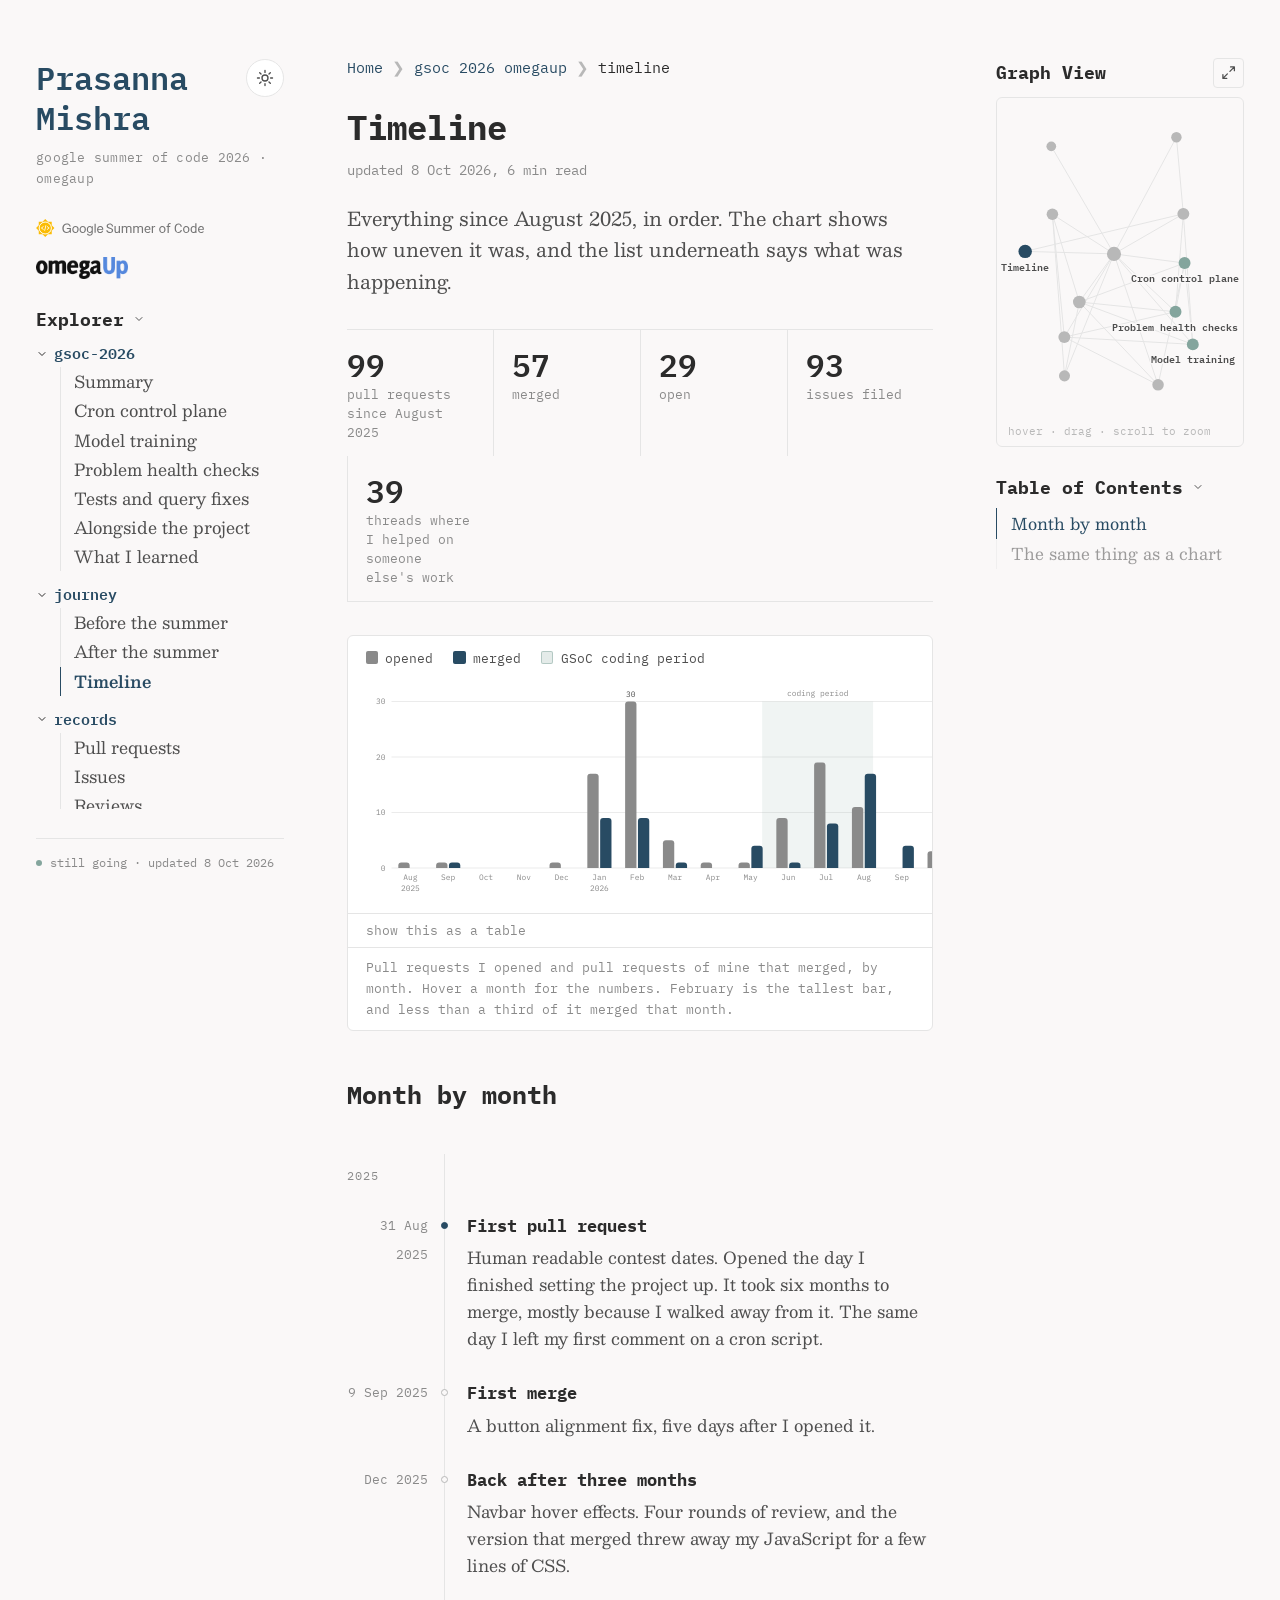
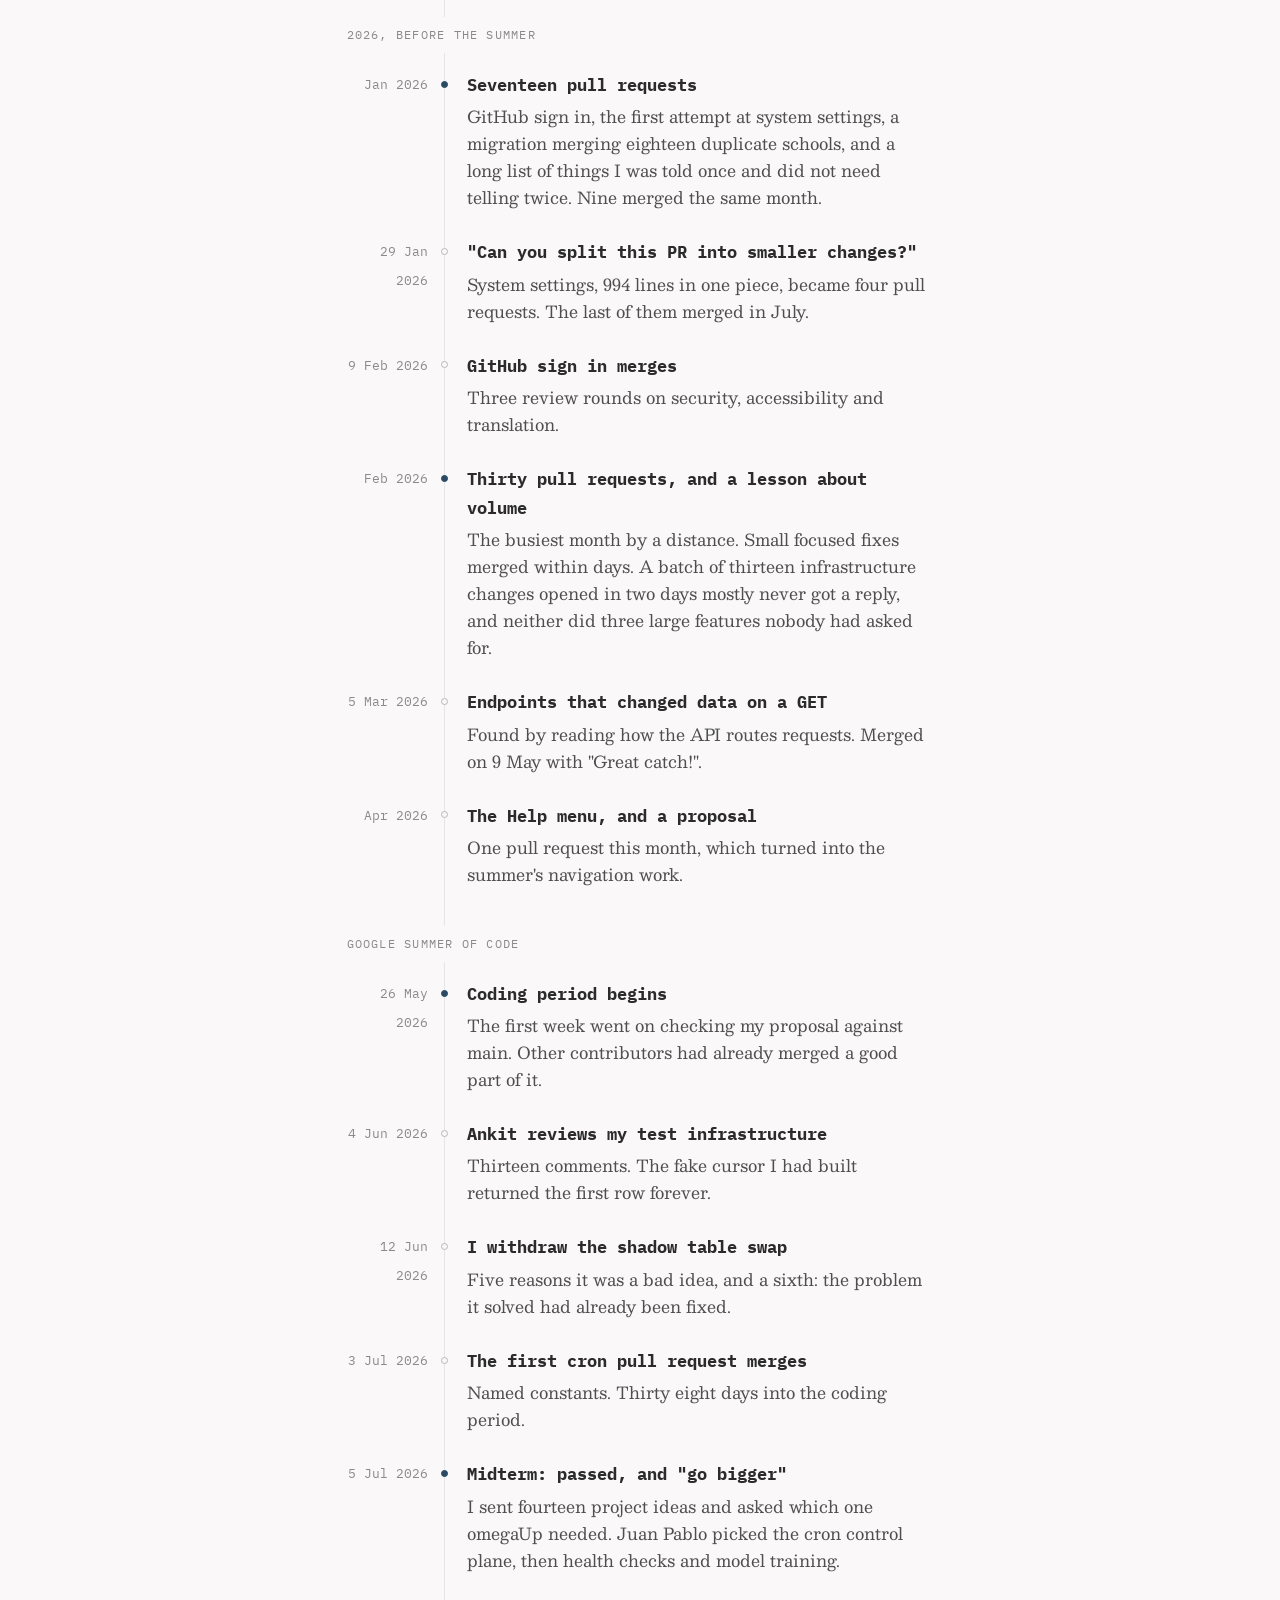
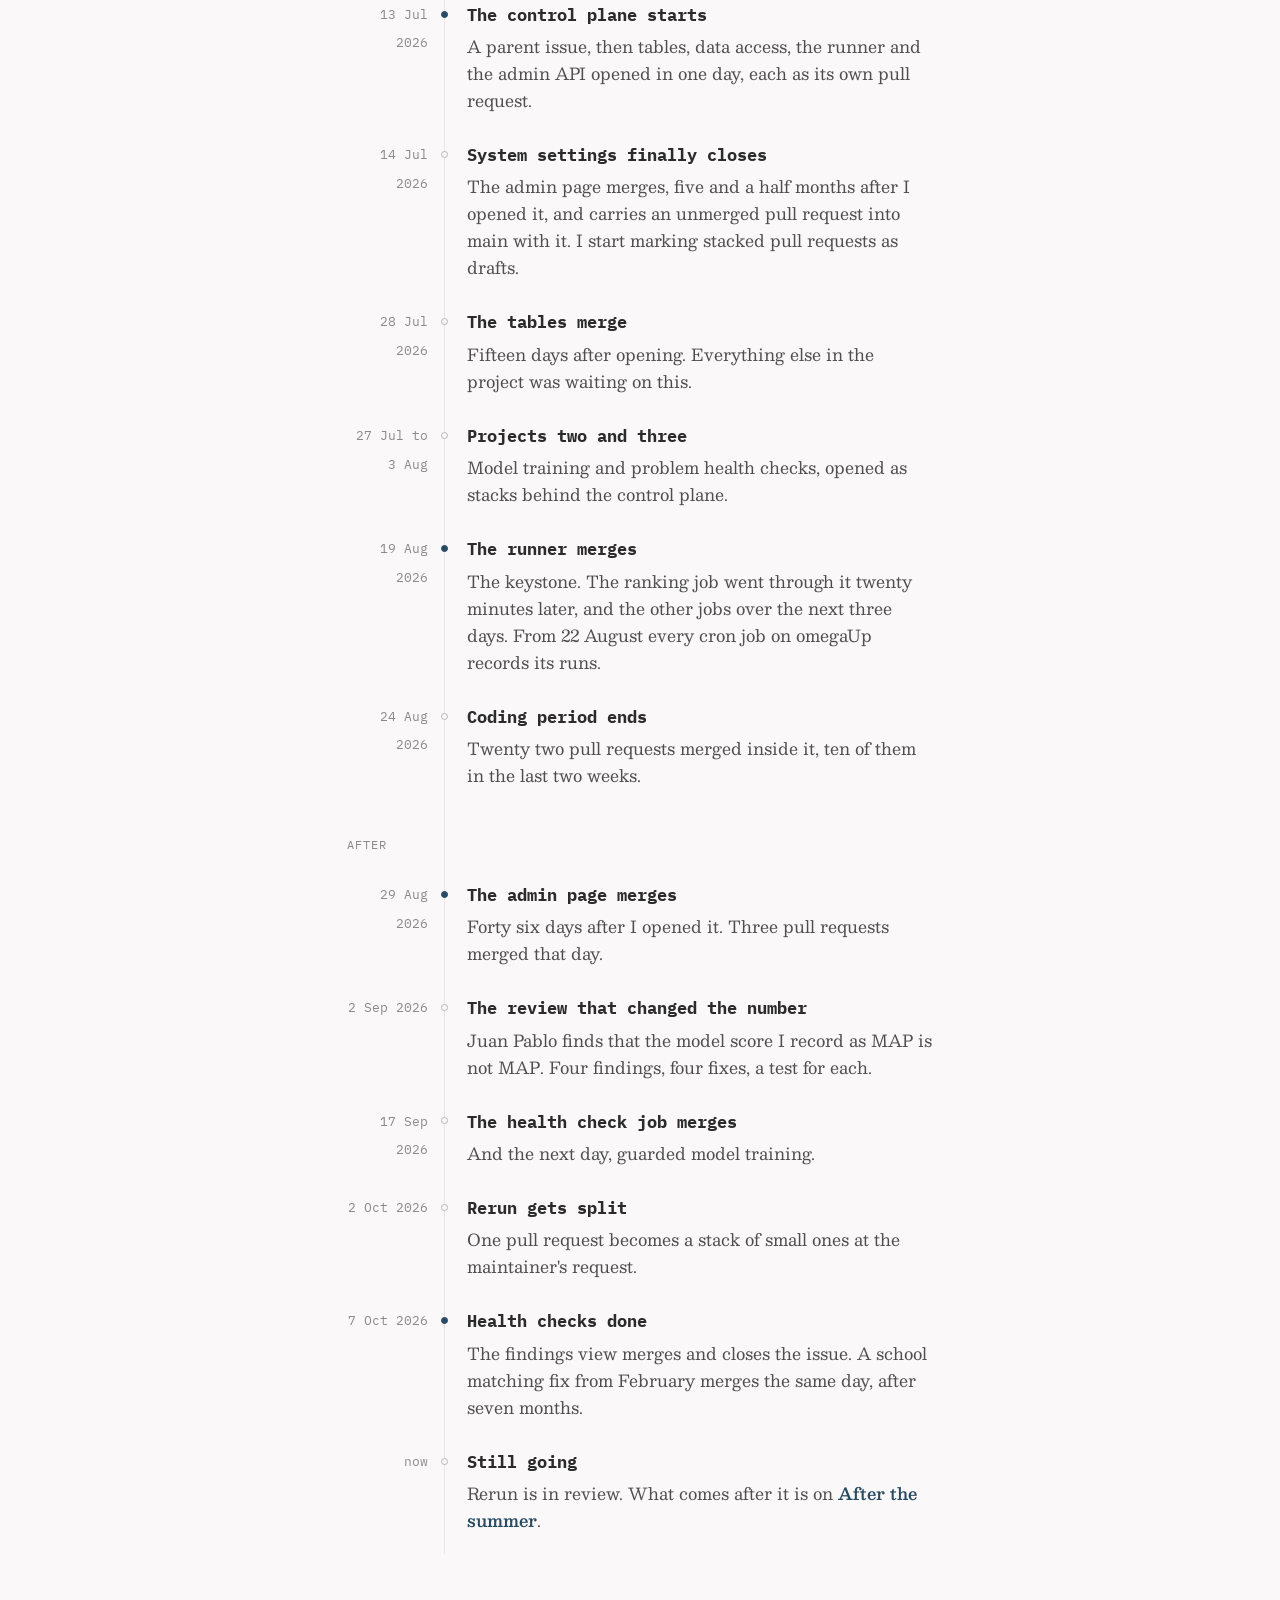
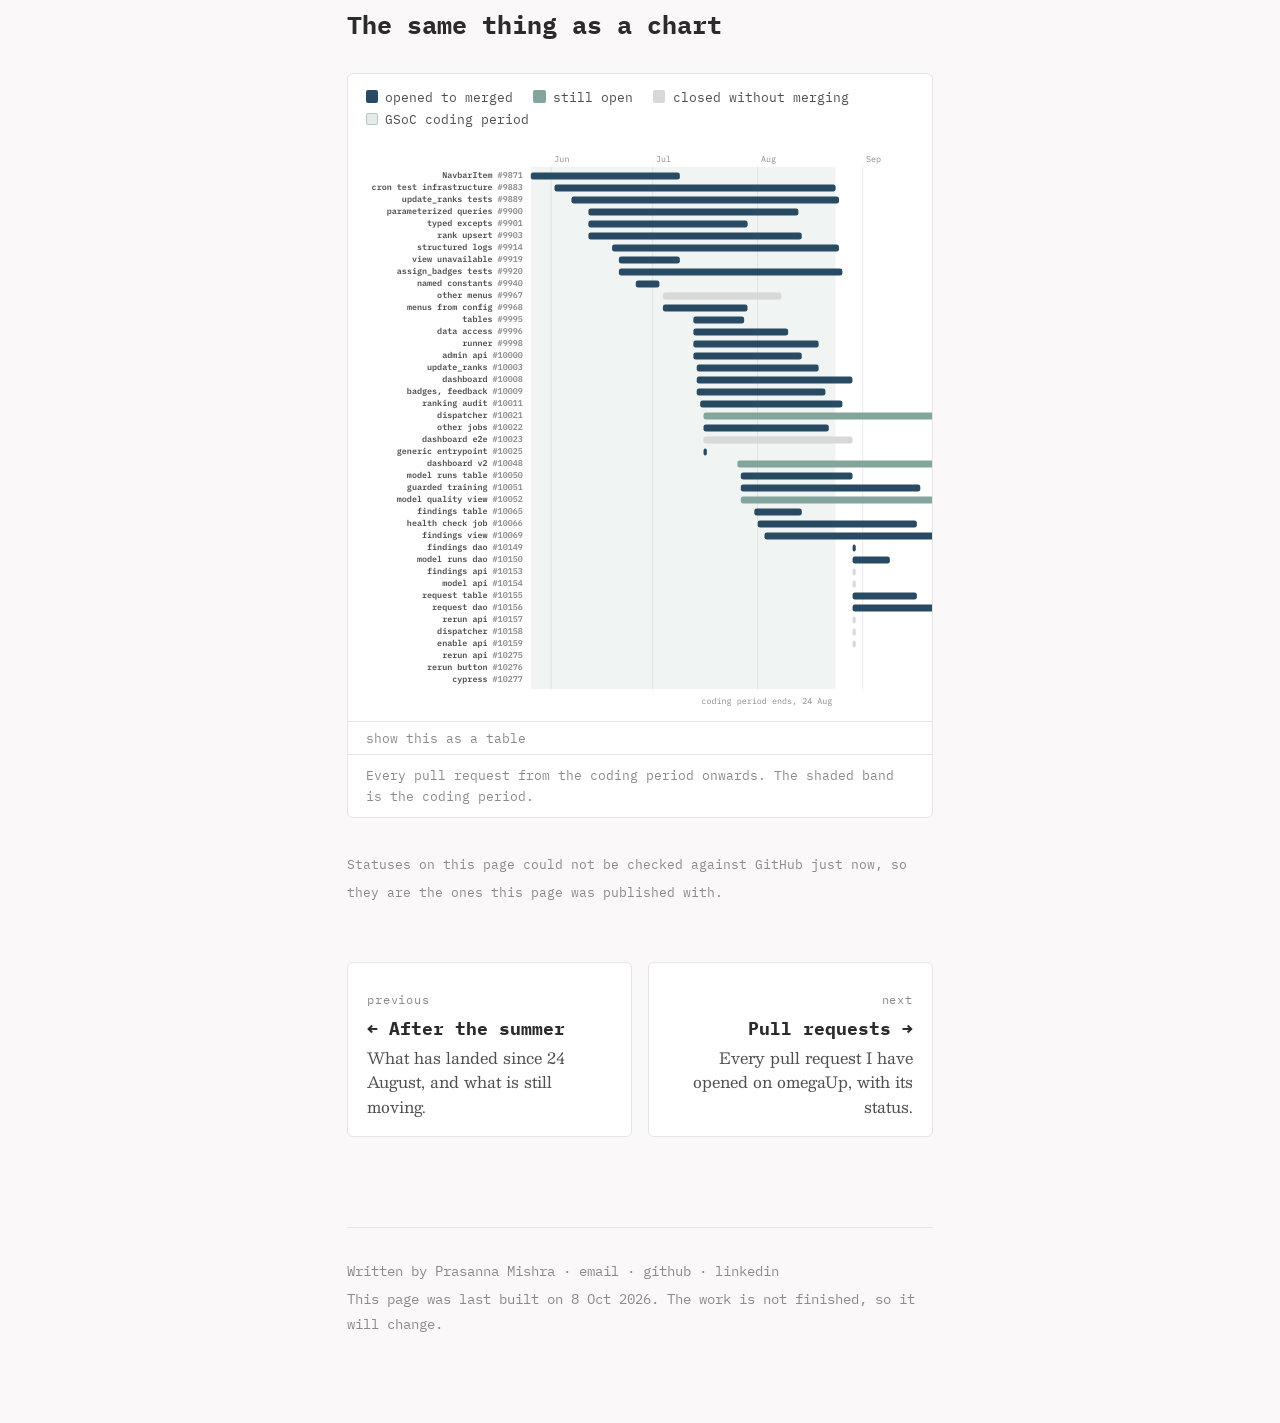
<file: gsoc/journey.html>
<!DOCTYPE html>
<html lang="en">
<head>
<meta charset="utf-8" />
<meta name="viewport" content="width=device-width, initial-scale=1.0" />
<title>Timeline | Prasanna Mishra</title>
<meta name="description" content="Every month of Prasanna Mishra&#x27;s work on omegaUp since the first pull request in August 2025, through Google Summer of Code 2026 and after." />
<meta name="author" content="Prasanna Mishra" />
<meta name="theme-color" content="#faf8f8" />
<link rel="canonical" href="https://prasannamishra001.github.io/prasannamishra/gsoc/journey.html" />
<meta property="og:title" content="Timeline" />
<meta property="og:description" content="Every month of Prasanna Mishra&#x27;s work on omegaUp since the first pull request in August 2025, through Google Summer of Code 2026 and after." />
<meta property="og:type" content="article" />
<link rel="icon" type="image/svg+xml" href="assets/gsoc-icon.svg" />
<script>(function(){try{var t=localStorage.getItem('gsoc-theme');if(t!=='dark'&&t!=='light')t=window.matchMedia&&window.matchMedia('(prefers-color-scheme: dark)').matches?'dark':'light';document.documentElement.setAttribute('data-theme',t);}catch(e){document.documentElement.setAttribute('data-theme','light');}})();</script>
<link rel="preconnect" href="https://fonts.googleapis.com" />
<link rel="preconnect" href="https://fonts.gstatic.com" crossorigin />
<link href="https://fonts.googleapis.com/css2?family=IBM+Plex+Mono:wght@400;600;700&family=Besley:ital,wght@0,400;0,600;1,400;1,600&display=swap" rel="stylesheet" />
<link rel="stylesheet" href="quartz.css" />
</head>
<body data-page="journey">
<div class="progress" aria-hidden="true"><i></i></div>
<div id="quartz-root" class="page"><div id="quartz-body">

<div class="left sidebar">
  <div>
    <div class="site-head">
      <h2 class="page-title"><a href="index.html">Prasanna Mishra</a></h2>
      <button type="button" class="theme-toggle" id="theme-toggle" aria-label="Switch between light and dark" title="Switch between light and dark"><svg class="sun" viewBox="0 0 24 24" fill="none" stroke="currentColor" stroke-width="1.8" stroke-linecap="round"><circle cx="12" cy="12" r="4"/><path d="M12 2v2.5M12 19.5V22M2 12h2.5M19.5 12H22M4.9 4.9l1.8 1.8M17.3 17.3l1.8 1.8M4.9 19.1l1.8-1.8M17.3 6.7l1.8-1.8"/></svg><svg class="moon" viewBox="0 0 24 24" fill="none" stroke="currentColor" stroke-width="1.8" stroke-linecap="round" stroke-linejoin="round"><path d="M20 14.5A8 8 0 0 1 9.5 4a8 8 0 1 0 10.5 10.5z"/></svg></button>
    </div>
    <p class="site-tag">google summer of code 2026 &middot; omegaup</p>
  </div>
  <div class="sidebar-logos">
    <img src="assets/gsoc-logo.svg" alt="Google Summer of Code" class="gsoc-mark" />
    <img src="assets/omegaup-logo.png" alt="omegaUp" class="org-mark" />
  </div>
  <div class="explorer"><button type="button" class="explorer-toggle" data-fold="explorer-content"><h2>Explorer</h2><svg xmlns="http://www.w3.org/2000/svg" width="12" height="12" viewBox="0 0 24 24" fill="none" stroke="currentColor" stroke-width="2" stroke-linecap="round" stroke-linejoin="round" class="fold"><polyline points="6 9 12 15 18 9"></polyline></svg></button><div class="explorer-content" id="explorer-content"><ul class="explorer-ul"><li><button type="button" class="folder-container" data-fold="folder-gsoc-2026"><svg xmlns="http://www.w3.org/2000/svg" width="12" height="12" viewBox="0 0 24 24" fill="none" stroke="currentColor" stroke-width="2" stroke-linecap="round" stroke-linejoin="round" class="folder-icon"><polyline points="9 18 15 12 9 6"></polyline></svg><span class="folder-title">gsoc-2026</span></button><ul id="folder-gsoc-2026"><li><a href="index.html">Summary</a></li><li><a href="control-plane.html">Cron control plane</a></li><li><a href="model-training.html">Model training</a></li><li><a href="health-checks.html">Problem health checks</a></li><li><a href="groundwork.html">Tests and query fixes</a></li><li><a href="alongside.html">Alongside the project</a></li><li><a href="lessons.html">What I learned</a></li></ul></li><li><button type="button" class="folder-container" data-fold="folder-journey"><svg xmlns="http://www.w3.org/2000/svg" width="12" height="12" viewBox="0 0 24 24" fill="none" stroke="currentColor" stroke-width="2" stroke-linecap="round" stroke-linejoin="round" class="folder-icon"><polyline points="9 18 15 12 9 6"></polyline></svg><span class="folder-title">journey</span></button><ul id="folder-journey"><li><a href="before-gsoc.html">Before the summer</a></li><li><a href="after-gsoc.html">After the summer</a></li><li><a href="journey.html" class="active">Timeline</a></li></ul></li><li><button type="button" class="folder-container" data-fold="folder-records"><svg xmlns="http://www.w3.org/2000/svg" width="12" height="12" viewBox="0 0 24 24" fill="none" stroke="currentColor" stroke-width="2" stroke-linecap="round" stroke-linejoin="round" class="folder-icon"><polyline points="9 18 15 12 9 6"></polyline></svg><span class="folder-title">records</span></button><ul id="folder-records"><li><a href="pull-requests.html">Pull requests</a></li><li><a href="issues.html">Issues</a></li><li><a href="reviews.html">Reviews</a></li></ul></li><li><button type="button" class="folder-container" data-fold="folder-elsewhere"><svg xmlns="http://www.w3.org/2000/svg" width="12" height="12" viewBox="0 0 24 24" fill="none" stroke="currentColor" stroke-width="2" stroke-linecap="round" stroke-linejoin="round" class="folder-icon"><polyline points="9 18 15 12 9 6"></polyline></svg><span class="folder-title">elsewhere</span></button><ul id="folder-elsewhere"><li><a href="../index.html">Back to the portfolio</a></li><li><a href="https://github.com/omegaup/omegaup/pulls?q=is%3Apr+author%3APrasannaMishra001">My pull requests on GitHub</a></li><li><a href="https://github.com/omegaup/omegaup/issues/9992">The control plane issue</a></li><li><a href="https://summerofcode.withgoogle.com/">Google Summer of Code</a></li></ul></li></ul></div></div>
  <p class="sidebar-updated"><span class="pulse"></span>still going &middot; updated 8 Oct 2026</p>
</div>

<div class="center">
  <div class="page-header">
    <nav class="breadcrumb-container" aria-label="breadcrumbs"><div class="breadcrumb-element"><a href="../index.html">Home</a><p>&#10095;</p></div><div class="breadcrumb-element"><a href="index.html">gsoc 2026 omegaup</a><p>&#10095;</p></div><div class="breadcrumb-element"><a href="journey.html">timeline</a></div></nav>
    <h1 class="article-title">Timeline</h1>
    <p class="content-meta"><time datetime="2026-10-08">updated 8 Oct 2026</time><span>6 min read</span></p>
  </div>
  <article>
<p class="lede">Everything since August 2025, in order. The chart shows how uneven it was, and the list underneath says
what was happening.</p>

<div class="stats reveal"><div class="stat"><b data-count="all-opened">99</b><span>pull requests since August 2025</span></div><div class="stat"><b data-count="all-merged">57</b><span>merged</span></div><div class="stat"><b data-count="all-open">29</b><span>open</span></div><div class="stat"><b data-count="issues-all">93</b><span>issues filed</span></div><div class="stat"><b>39</b><span>threads where I helped on someone else's work</span></div></div>

<figure class="diagram reveal"><div class="legend"><span class="a"><i></i>opened</span><span class="b"><i></i>merged</span><span class="band"><i></i>GSoC coding period</span></div><div class="diagram-body"><svg viewBox="0 0 800 290" role="img" aria-label="Pull requests opened and merged in each month" style="--minw:600px" xmlns="http://www.w3.org/2000/svg"><line x1="34" y1="244.0" x2="790" y2="244.0" class="c-grid"/><text x="26" y="247.5" class="c-axis" text-anchor="end">0</text><line x1="34" y1="170.0" x2="790" y2="170.0" class="c-grid"/><text x="26" y="173.5" class="c-axis" text-anchor="end">10</text><line x1="34" y1="96.0" x2="790" y2="96.0" class="c-grid"/><text x="26" y="99.5" class="c-axis" text-anchor="end">20</text><line x1="34" y1="22.0" x2="790" y2="22.0" class="c-grid"/><text x="26" y="25.5" class="c-axis" text-anchor="end">30</text><rect x="528.2" y="22" width="147.9" height="222" class="c-band"/><text x="602.2193548387097" y="15" class="c-axis" text-anchor="middle">coding period</text><path d="M43.1,244 V240.6 Q43.1,236.6 47.1,236.6 H54.2 Q58.2,236.6 58.2,240.6 V244 Z" class="c-mark c-a" data-mark="m0"/><rect x="34.0" y="22" width="50.4" height="222" class="c-hit" data-mark="m0" data-tip="Aug 2025
1 opened
0 merged"/><text x="59.2" y="260" class="c-axis" text-anchor="middle">Aug</text><text x="59.2" y="275" class="c-axis" text-anchor="middle">2025</text><path d="M93.5,244 V240.6 Q93.5,236.6 97.5,236.6 H104.6 Q108.6,236.6 108.6,240.6 V244 Z" class="c-mark c-a" data-mark="m1"/><path d="M110.6,244 V240.6 Q110.6,236.6 114.6,236.6 H121.7 Q125.7,236.6 125.7,240.6 V244 Z" class="c-mark c-b" data-mark="m1"/><rect x="84.4" y="22" width="50.4" height="222" class="c-hit" data-mark="m1" data-tip="Sep 2025
1 opened
1 merged"/><text x="109.6" y="260" class="c-axis" text-anchor="middle">Sep</text><rect x="134.8" y="22" width="50.4" height="222" class="c-hit" data-mark="m2" data-tip="Oct 2025
0 opened
0 merged"/><text x="160.0" y="260" class="c-axis" text-anchor="middle">Oct</text><rect x="185.2" y="22" width="50.4" height="222" class="c-hit" data-mark="m3" data-tip="Nov 2025
0 opened
0 merged"/><text x="210.4" y="260" class="c-axis" text-anchor="middle">Nov</text><path d="M244.7,244 V240.6 Q244.7,236.6 248.7,236.6 H255.8 Q259.8,236.6 259.8,240.6 V244 Z" class="c-mark c-a" data-mark="m4"/><rect x="235.6" y="22" width="50.4" height="222" class="c-hit" data-mark="m4" data-tip="Dec 2025
1 opened
0 merged"/><text x="260.79999999999995" y="260" class="c-axis" text-anchor="middle">Dec</text><path d="M295.1,244 V122.2 Q295.1,118.2 299.1,118.2 H306.2 Q310.2,118.2 310.2,122.2 V244 Z" class="c-mark c-a" data-mark="m5"/><path d="M312.2,244 V181.4 Q312.2,177.4 316.2,177.4 H323.3 Q327.3,177.4 327.3,181.4 V244 Z" class="c-mark c-b" data-mark="m5"/><rect x="286.0" y="22" width="50.4" height="222" class="c-hit" data-mark="m5" data-tip="Jan 2026
17 opened
9 merged"/><text x="311.2" y="260" class="c-axis" text-anchor="middle">Jan</text><text x="311.2" y="275" class="c-axis" text-anchor="middle">2026</text><path d="M345.5,244 V26.0 Q345.5,22.0 349.5,22.0 H356.6 Q360.6,22.0 360.6,26.0 V244 Z" class="c-mark c-a" data-mark="m6"/><path d="M362.6,244 V181.4 Q362.6,177.4 366.6,177.4 H373.7 Q377.7,177.4 377.7,181.4 V244 Z" class="c-mark c-b" data-mark="m6"/><rect x="336.4" y="22" width="50.4" height="222" class="c-hit" data-mark="m6" data-tip="Feb 2026
30 opened
9 merged"/><text x="361.59999999999997" y="260" class="c-axis" text-anchor="middle">Feb</text><path d="M395.9,244 V211.0 Q395.9,207.0 399.9,207.0 H407.0 Q411.0,207.0 411.0,211.0 V244 Z" class="c-mark c-a" data-mark="m7"/><path d="M413.0,244 V240.6 Q413.0,236.6 417.0,236.6 H424.1 Q428.1,236.6 428.1,240.6 V244 Z" class="c-mark c-b" data-mark="m7"/><rect x="386.8" y="22" width="50.4" height="222" class="c-hit" data-mark="m7" data-tip="Mar 2026
5 opened
1 merged"/><text x="412.0" y="260" class="c-axis" text-anchor="middle">Mar</text><path d="M446.3,244 V240.6 Q446.3,236.6 450.3,236.6 H457.4 Q461.4,236.6 461.4,240.6 V244 Z" class="c-mark c-a" data-mark="m8"/><rect x="437.2" y="22" width="50.4" height="222" class="c-hit" data-mark="m8" data-tip="Apr 2026
1 opened
0 merged"/><text x="462.4" y="260" class="c-axis" text-anchor="middle">Apr</text><path d="M496.7,244 V240.6 Q496.7,236.6 500.7,236.6 H507.8 Q511.8,236.6 511.8,240.6 V244 Z" class="c-mark c-a" data-mark="m9"/><path d="M513.8,244 V218.4 Q513.8,214.4 517.8,214.4 H524.9 Q528.9,214.4 528.9,218.4 V244 Z" class="c-mark c-b" data-mark="m9"/><rect x="487.6" y="22" width="50.4" height="222" class="c-hit" data-mark="m9" data-tip="May 2026
1 opened
4 merged"/><text x="512.8" y="260" class="c-axis" text-anchor="middle">May</text><path d="M547.1,244 V181.4 Q547.1,177.4 551.1,177.4 H558.2 Q562.2,177.4 562.2,181.4 V244 Z" class="c-mark c-a" data-mark="m10"/><path d="M564.2,244 V240.6 Q564.2,236.6 568.2,236.6 H575.3 Q579.3,236.6 579.3,240.6 V244 Z" class="c-mark c-b" data-mark="m10"/><rect x="538.0" y="22" width="50.4" height="222" class="c-hit" data-mark="m10" data-tip="Jun 2026
9 opened
1 merged"/><text x="563.1999999999999" y="260" class="c-axis" text-anchor="middle">Jun</text><path d="M597.5,244 V107.4 Q597.5,103.4 601.5,103.4 H608.6 Q612.6,103.4 612.6,107.4 V244 Z" class="c-mark c-a" data-mark="m11"/><path d="M614.6,244 V188.8 Q614.6,184.8 618.6,184.8 H625.7 Q629.7,184.8 629.7,188.8 V244 Z" class="c-mark c-b" data-mark="m11"/><rect x="588.4" y="22" width="50.4" height="222" class="c-hit" data-mark="m11" data-tip="Jul 2026
19 opened
8 merged"/><text x="613.6" y="260" class="c-axis" text-anchor="middle">Jul</text><path d="M647.9,244 V166.6 Q647.9,162.6 651.9,162.6 H659.0 Q663.0,162.6 663.0,166.6 V244 Z" class="c-mark c-a" data-mark="m12"/><path d="M665.0,244 V122.2 Q665.0,118.2 669.0,118.2 H676.1 Q680.1,118.2 680.1,122.2 V244 Z" class="c-mark c-b" data-mark="m12"/><rect x="638.8" y="22" width="50.4" height="222" class="c-hit" data-mark="m12" data-tip="Aug 2026
11 opened
17 merged"/><text x="664.0" y="260" class="c-axis" text-anchor="middle">Aug</text><path d="M715.4,244 V218.4 Q715.4,214.4 719.4,214.4 H726.5 Q730.5,214.4 730.5,218.4 V244 Z" class="c-mark c-b" data-mark="m13"/><rect x="689.2" y="22" width="50.4" height="222" class="c-hit" data-mark="m13" data-tip="Sep 2026
0 opened
4 merged"/><text x="714.4" y="260" class="c-axis" text-anchor="middle">Sep</text><path d="M748.7,244 V225.8 Q748.7,221.8 752.7,221.8 H759.8 Q763.8,221.8 763.8,225.8 V244 Z" class="c-mark c-a" data-mark="m14"/><path d="M765.8,244 V225.8 Q765.8,221.8 769.8,221.8 H776.9 Q780.9,221.8 780.9,225.8 V244 Z" class="c-mark c-b" data-mark="m14"/><rect x="739.6" y="22" width="50.4" height="222" class="c-hit" data-mark="m14" data-tip="Oct 2026
3 opened
3 merged"/><text x="764.8" y="260" class="c-axis" text-anchor="middle">Oct</text><text x="353.03999999999996" y="16.0" class="c-val" text-anchor="middle">30</text></svg></div><details class="as-table"><summary>show this as a table</summary><div class="table-container"><table><thead><tr><th>Month</th><th>Opened</th><th>Merged</th></tr></thead><tbody><tr><td>Aug 2025</td><td>1</td><td>0</td></tr><tr><td>Sep 2025</td><td>1</td><td>1</td></tr><tr><td>Oct 2025</td><td>0</td><td>0</td></tr><tr><td>Nov 2025</td><td>0</td><td>0</td></tr><tr><td>Dec 2025</td><td>1</td><td>0</td></tr><tr><td>Jan 2026</td><td>17</td><td>9</td></tr><tr><td>Feb 2026</td><td>30</td><td>9</td></tr><tr><td>Mar 2026</td><td>5</td><td>1</td></tr><tr><td>Apr 2026</td><td>1</td><td>0</td></tr><tr><td>May 2026</td><td>1</td><td>4</td></tr><tr><td>Jun 2026</td><td>9</td><td>1</td></tr><tr><td>Jul 2026</td><td>19</td><td>8</td></tr><tr><td>Aug 2026</td><td>11</td><td>17</td></tr><tr><td>Sep 2026</td><td>0</td><td>4</td></tr><tr><td>Oct 2026</td><td>3</td><td>3</td></tr></tbody></table></div></details><figcaption>Pull requests I opened and pull requests of mine that merged, by month. Hover a month for the numbers. February is the tallest bar, and less than a third of it merged that month.</figcaption></figure>

<h2 id="month-by-month">Month by month<a role="anchor" aria-hidden="true" tabindex="-1" href="#month-by-month" class="anchor">#</a></h2>
<ul class="timeline">
<li class="era"><span>2025</span></li>
<li class="major reveal"><time>31 Aug 2025</time><div><h4>First pull request</h4><p>Human readable contest dates. Opened the day I finished setting the project up. It took six months to merge, mostly because I walked away from it. The same day I left my first comment on a cron script.</p></div></li>
<li class="reveal"><time>9 Sep 2025</time><div><h4>First merge</h4><p>A button alignment fix, five days after I opened it.</p></div></li>
<li class="reveal"><time>Dec 2025</time><div><h4>Back after three months</h4><p>Navbar hover effects. Four rounds of review, and the version that merged threw away my JavaScript for a few lines of CSS.</p></div></li>
<li class="era"><span>2026, before the summer</span></li>
<li class="major reveal"><time>Jan 2026</time><div><h4>Seventeen pull requests</h4><p>GitHub sign in, the first attempt at system settings, a migration merging eighteen duplicate schools, and a long list of things I was told once and did not need telling twice. Nine merged the same month.</p></div></li>
<li class="reveal"><time>29 Jan 2026</time><div><h4>"Can you split this PR into smaller changes?"</h4><p>System settings, 994 lines in one piece, became four pull requests. The last of them merged in July.</p></div></li>
<li class="reveal"><time>9 Feb 2026</time><div><h4>GitHub sign in merges</h4><p>Three review rounds on security, accessibility and translation.</p></div></li>
<li class="major reveal"><time>Feb 2026</time><div><h4>Thirty pull requests, and a lesson about volume</h4><p>The busiest month by a distance. Small focused fixes merged within days. A batch of thirteen infrastructure changes opened in two days mostly never got a reply, and neither did three large features nobody had asked for.</p></div></li>
<li class="reveal"><time>5 Mar 2026</time><div><h4>Endpoints that changed data on a GET</h4><p>Found by reading how the API routes requests. Merged on 9 May with "Great catch!".</p></div></li>
<li class="reveal"><time>Apr 2026</time><div><h4>The Help menu, and a proposal</h4><p>One pull request this month, which turned into the summer's navigation work.</p></div></li>
<li class="era"><span>Google Summer of Code</span></li>
<li class="major reveal"><time>26 May 2026</time><div><h4>Coding period begins</h4><p>The first week went on checking my proposal against main. Other contributors had already merged a good part of it.</p></div></li>
<li class="reveal"><time>4 Jun 2026</time><div><h4>Ankit reviews my test infrastructure</h4><p>Thirteen comments. The fake cursor I had built returned the first row forever.</p></div></li>
<li class="reveal"><time>12 Jun 2026</time><div><h4>I withdraw the shadow table swap</h4><p>Five reasons it was a bad idea, and a sixth: the problem it solved had already been fixed.</p></div></li>
<li class="reveal"><time>3 Jul 2026</time><div><h4>The first cron pull request merges</h4><p>Named constants. Thirty eight days into the coding period.</p></div></li>
<li class="major reveal"><time>5 Jul 2026</time><div><h4>Midterm: passed, and "go bigger"</h4><p>I sent fourteen project ideas and asked which one omegaUp needed. Juan Pablo picked the cron control plane, then health checks and model training.</p></div></li>
<li class="major reveal"><time>13 Jul 2026</time><div><h4>The control plane starts</h4><p>A parent issue, then tables, data access, the runner and the admin API opened in one day, each as its own pull request.</p></div></li>
<li class="reveal"><time>14 Jul 2026</time><div><h4>System settings finally closes</h4><p>The admin page merges, five and a half months after I opened it, and carries an unmerged pull request into main with it. I start marking stacked pull requests as drafts.</p></div></li>
<li class="reveal"><time>28 Jul 2026</time><div><h4>The tables merge</h4><p>Fifteen days after opening. Everything else in the project was waiting on this.</p></div></li>
<li class="reveal"><time>27 Jul to 3 Aug</time><div><h4>Projects two and three</h4><p>Model training and problem health checks, opened as stacks behind the control plane.</p></div></li>
<li class="major reveal"><time>19 Aug 2026</time><div><h4>The runner merges</h4><p>The keystone. The ranking job went through it twenty minutes later, and the other jobs over the next three days. From 22 August every cron job on omegaUp records its runs.</p></div></li>
<li class="reveal"><time>24 Aug 2026</time><div><h4>Coding period ends</h4><p>Twenty two pull requests merged inside it, ten of them in the last two weeks.</p></div></li>
<li class="era"><span>after</span></li>
<li class="major reveal"><time>29 Aug 2026</time><div><h4>The admin page merges</h4><p>Forty six days after I opened it. Three pull requests merged that day.</p></div></li>
<li class="reveal"><time>2 Sep 2026</time><div><h4>The review that changed the number</h4><p>Juan Pablo finds that the model score I record as MAP is not MAP. Four findings, four fixes, a test for each.</p></div></li>
<li class="reveal"><time>17 Sep 2026</time><div><h4>The health check job merges</h4><p>And the next day, guarded model training.</p></div></li>
<li class="reveal"><time>2 Oct 2026</time><div><h4>Rerun gets split</h4><p>One pull request becomes a stack of small ones at the maintainer's request.</p></div></li>
<li class="major reveal"><time>7 Oct 2026</time><div><h4>Health checks done</h4><p>The findings view merges and closes the issue. A school matching fix from February merges the same day, after seven months.</p></div></li>
<li class="reveal"><time>now</time><div><h4>Still going</h4><p>Rerun is in review. What comes after it is on <a href="after-gsoc.html#next">After the summer</a>.</p></div></li>
</ul>

<h2 id="waiting">The same thing as a chart<a role="anchor" aria-hidden="true" tabindex="-1" href="#waiting" class="anchor">#</a></h2>
<figure class="diagram reveal"><div class="legend"><span class="b"><i></i>opened to merged</span><span class="o"><i></i>still open</span><span class="w"><i></i>closed without merging</span><span class="band"><i></i>GSoC coding period</span></div><div class="diagram-body"><svg viewBox="0 0 800 705" role="img" aria-label="How long each pull request waited between being opened and being merged" style="--minw:640px" xmlns="http://www.w3.org/2000/svg"><line x1="231.4" y1="26" x2="231.4" y2="679" class="c-grid"/><text x="235.4014598540146" y="20" class="c-axis" text-anchor="start">Jun</text><line x1="358.4" y1="26" x2="358.4" y2="679" class="c-grid"/><text x="362.4087591240876" y="20" class="c-axis" text-anchor="start">Jul</text><line x1="489.6" y1="26" x2="489.6" y2="679" class="c-grid"/><text x="493.64963503649636" y="20" class="c-axis" text-anchor="start">Aug</text><line x1="620.9" y1="26" x2="620.9" y2="679" class="c-grid"/><text x="624.8905109489051" y="20" class="c-axis" text-anchor="start">Sep</text><line x1="747.9" y1="26" x2="747.9" y2="679" class="c-grid"/><text x="751.8978102189781" y="20" class="c-axis" text-anchor="start">Oct</text><rect x="206.0" y="26" width="381.0" height="653" class="c-band"/><text x="583.021897810219" y="697" class="c-axis" text-anchor="end">coding period ends, 24 Aug</text><a href="https://github.com/omegaup/omegaup/pull/9871" class="d-link"><text x="196" y="40.5" class="c-label" text-anchor="end">NavbarItem <tspan class="c-label dim">#9871</tspan></text></a><rect x="206.0" y="33" width="186.3" height="9" rx="3" class="c-mark c-b" data-mark="w0"/><rect x="206" y="30" width="580" height="15" class="c-hit" data-mark="w0" data-tip="#9871 NavbarItem
opened 26 May
merged after 44 days"/><a href="https://github.com/omegaup/omegaup/pull/9883" class="d-link"><text x="196" y="55.5" class="c-label" text-anchor="end">cron test infrastructure <tspan class="c-label dim">#9883</tspan></text></a><rect x="235.6" y="48" width="351.4" height="9" rx="3" class="c-mark c-b" data-mark="w1"/><rect x="206" y="45" width="580" height="15" class="c-hit" data-mark="w1" data-tip="#9883 cron test infrastructure
opened 2 Jun
merged after 83 days"/><a href="https://github.com/omegaup/omegaup/pull/9889" class="d-link"><text x="196" y="70.5" class="c-label" text-anchor="end">update_ranks tests <tspan class="c-label dim">#9889</tspan></text></a><rect x="256.8" y="63" width="334.5" height="9" rx="3" class="c-mark c-b" data-mark="w2"/><rect x="206" y="60" width="580" height="15" class="c-hit" data-mark="w2" data-tip="#9889 update_ranks tests
opened 7 Jun
merged after 79 days"/><a href="https://github.com/omegaup/omegaup/pull/9900" class="d-link"><text x="196" y="85.5" class="c-label" text-anchor="end">parameterized queries <tspan class="c-label dim">#9900</tspan></text></a><rect x="278.0" y="78" width="262.5" height="9" rx="3" class="c-mark c-b" data-mark="w3"/><rect x="206" y="75" width="580" height="15" class="c-hit" data-mark="w3" data-tip="#9900 parameterized queries
opened 12 Jun
merged after 62 days"/><a href="https://github.com/omegaup/omegaup/pull/9901" class="d-link"><text x="196" y="100.5" class="c-label" text-anchor="end">typed excepts <tspan class="c-label dim">#9901</tspan></text></a><rect x="278.0" y="93" width="199.0" height="9" rx="3" class="c-mark c-b" data-mark="w4"/><rect x="206" y="90" width="580" height="15" class="c-hit" data-mark="w4" data-tip="#9901 typed excepts
opened 12 Jun
merged after 47 days"/><a href="https://github.com/omegaup/omegaup/pull/9903" class="d-link"><text x="196" y="115.5" class="c-label" text-anchor="end">rank upsert <tspan class="c-label dim">#9903</tspan></text></a><rect x="278.0" y="108" width="266.7" height="9" rx="3" class="c-mark c-b" data-mark="w5"/><rect x="206" y="105" width="580" height="15" class="c-hit" data-mark="w5" data-tip="#9903 rank upsert
opened 12 Jun
merged after 63 days"/><a href="https://github.com/omegaup/omegaup/pull/9914" class="d-link"><text x="196" y="130.5" class="c-label" text-anchor="end">structured logs <tspan class="c-label dim">#9914</tspan></text></a><rect x="307.6" y="123" width="283.6" height="9" rx="3" class="c-mark c-b" data-mark="w6"/><rect x="206" y="120" width="580" height="15" class="c-hit" data-mark="w6" data-tip="#9914 structured logs
opened 19 Jun
merged after 67 days"/><a href="https://github.com/omegaup/omegaup/pull/9919" class="d-link"><text x="196" y="145.5" class="c-label" text-anchor="end">view unavailable <tspan class="c-label dim">#9919</tspan></text></a><rect x="316.1" y="138" width="76.2" height="9" rx="3" class="c-mark c-b" data-mark="w7"/><rect x="206" y="135" width="580" height="15" class="c-hit" data-mark="w7" data-tip="#9919 view unavailable
opened 21 Jun
merged after 18 days"/><a href="https://github.com/omegaup/omegaup/pull/9920" class="d-link"><text x="196" y="160.5" class="c-label" text-anchor="end">assign_badges tests <tspan class="c-label dim">#9920</tspan></text></a><rect x="316.1" y="153" width="279.4" height="9" rx="3" class="c-mark c-b" data-mark="w8"/><rect x="206" y="150" width="580" height="15" class="c-hit" data-mark="w8" data-tip="#9920 assign_badges tests
opened 21 Jun
merged after 66 days"/><a href="https://github.com/omegaup/omegaup/pull/9940" class="d-link"><text x="196" y="175.5" class="c-label" text-anchor="end">named constants <tspan class="c-label dim">#9940</tspan></text></a><rect x="337.2" y="168" width="29.6" height="9" rx="3" class="c-mark c-b" data-mark="w9"/><rect x="206" y="165" width="580" height="15" class="c-hit" data-mark="w9" data-tip="#9940 named constants
opened 26 Jun
merged after 7 days"/><a href="https://github.com/omegaup/omegaup/pull/9967" class="d-link"><text x="196" y="190.5" class="c-label" text-anchor="end">other menus <tspan class="c-label dim">#9967</tspan></text></a><rect x="371.1" y="183" width="148.2" height="9" rx="3" class="c-mark c-wait" data-mark="w10"/><rect x="206" y="180" width="580" height="15" class="c-hit" data-mark="w10" data-tip="#9967 other menus
opened 4 Jul
closed, not merged after 35 days"/><a href="https://github.com/omegaup/omegaup/pull/9968" class="d-link"><text x="196" y="205.5" class="c-label" text-anchor="end">menus from config <tspan class="c-label dim">#9968</tspan></text></a><rect x="371.1" y="198" width="105.8" height="9" rx="3" class="c-mark c-b" data-mark="w11"/><rect x="206" y="195" width="580" height="15" class="c-hit" data-mark="w11" data-tip="#9968 menus from config
opened 4 Jul
merged after 25 days"/><a href="https://github.com/omegaup/omegaup/pull/9995" class="d-link"><text x="196" y="220.5" class="c-label" text-anchor="end">tables <tspan class="c-label dim">#9995</tspan></text></a><rect x="409.2" y="213" width="63.5" height="9" rx="3" class="c-mark c-b" data-mark="w12"/><rect x="206" y="210" width="580" height="15" class="c-hit" data-mark="w12" data-tip="#9995 tables
opened 13 Jul
merged after 15 days"/><a href="https://github.com/omegaup/omegaup/pull/9996" class="d-link"><text x="196" y="235.5" class="c-label" text-anchor="end">data access <tspan class="c-label dim">#9996</tspan></text></a><rect x="409.2" y="228" width="118.5" height="9" rx="3" class="c-mark c-b" data-mark="w13"/><rect x="206" y="225" width="580" height="15" class="c-hit" data-mark="w13" data-tip="#9996 data access
opened 13 Jul
merged after 28 days"/><a href="https://github.com/omegaup/omegaup/pull/9998" class="d-link"><text x="196" y="250.5" class="c-label" text-anchor="end">runner <tspan class="c-label dim">#9998</tspan></text></a><rect x="409.2" y="243" width="156.6" height="9" rx="3" class="c-mark c-b" data-mark="w14"/><rect x="206" y="240" width="580" height="15" class="c-hit" data-mark="w14" data-tip="#9998 runner
opened 13 Jul
merged after 37 days"/><a href="https://github.com/omegaup/omegaup/pull/10000" class="d-link"><text x="196" y="265.5" class="c-label" text-anchor="end">admin api <tspan class="c-label dim">#10000</tspan></text></a><rect x="409.2" y="258" width="135.5" height="9" rx="3" class="c-mark c-b" data-mark="w15"/><rect x="206" y="255" width="580" height="15" class="c-hit" data-mark="w15" data-tip="#10000 admin api
opened 13 Jul
merged after 32 days"/><a href="https://github.com/omegaup/omegaup/pull/10003" class="d-link"><text x="196" y="280.5" class="c-label" text-anchor="end">update_ranks <tspan class="c-label dim">#10003</tspan></text></a><rect x="413.4" y="273" width="152.4" height="9" rx="3" class="c-mark c-b" data-mark="w16"/><rect x="206" y="270" width="580" height="15" class="c-hit" data-mark="w16" data-tip="#10003 update_ranks
opened 14 Jul
merged after 36 days"/><a href="https://github.com/omegaup/omegaup/pull/10008" class="d-link"><text x="196" y="295.5" class="c-label" text-anchor="end">dashboard <tspan class="c-label dim">#10008</tspan></text></a><rect x="413.4" y="288" width="194.7" height="9" rx="3" class="c-mark c-b" data-mark="w17"/><rect x="206" y="285" width="580" height="15" class="c-hit" data-mark="w17" data-tip="#10008 dashboard
opened 14 Jul
merged after 46 days"/><a href="https://github.com/omegaup/omegaup/pull/10009" class="d-link"><text x="196" y="310.5" class="c-label" text-anchor="end">badges, feedback <tspan class="c-label dim">#10009</tspan></text></a><rect x="413.4" y="303" width="160.9" height="9" rx="3" class="c-mark c-b" data-mark="w18"/><rect x="206" y="300" width="580" height="15" class="c-hit" data-mark="w18" data-tip="#10009 badges, feedback
opened 14 Jul
merged after 38 days"/><a href="https://github.com/omegaup/omegaup/pull/10011" class="d-link"><text x="196" y="325.5" class="c-label" text-anchor="end">ranking audit <tspan class="c-label dim">#10011</tspan></text></a><rect x="417.7" y="318" width="177.8" height="9" rx="3" class="c-mark c-b" data-mark="w19"/><rect x="206" y="315" width="580" height="15" class="c-hit" data-mark="w19" data-tip="#10011 ranking audit
opened 15 Jul
merged after 42 days"/><a href="https://github.com/omegaup/omegaup/pull/10021" class="d-link"><text x="196" y="340.5" class="c-label" text-anchor="end">dispatcher <tspan class="c-label dim">#10021</tspan></text></a><rect x="421.9" y="333" width="355.6" height="9" rx="3" class="c-mark c-open" data-mark="w20"/><rect x="206" y="330" width="580" height="15" class="c-hit" data-mark="w20" data-tip="#10021 dispatcher
opened 16 Jul
still open after 84 days"/><a href="https://github.com/omegaup/omegaup/pull/10022" class="d-link"><text x="196" y="355.5" class="c-label" text-anchor="end">other jobs <tspan class="c-label dim">#10022</tspan></text></a><rect x="421.9" y="348" width="156.6" height="9" rx="3" class="c-mark c-b" data-mark="w21"/><rect x="206" y="345" width="580" height="15" class="c-hit" data-mark="w21" data-tip="#10022 other jobs
opened 16 Jul
merged after 37 days"/><a href="https://github.com/omegaup/omegaup/pull/10023" class="d-link"><text x="196" y="370.5" class="c-label" text-anchor="end">dashboard e2e <tspan class="c-label dim">#10023</tspan></text></a><rect x="421.9" y="363" width="186.3" height="9" rx="3" class="c-mark c-wait" data-mark="w22"/><rect x="206" y="360" width="580" height="15" class="c-hit" data-mark="w22" data-tip="#10023 dashboard e2e
opened 16 Jul
closed, not merged after 44 days"/><a href="https://github.com/omegaup/omegaup/pull/10025" class="d-link"><text x="196" y="385.5" class="c-label" text-anchor="end">generic entrypoint <tspan class="c-label dim">#10025</tspan></text></a><rect x="421.9" y="378" width="4.2" height="9" rx="3" class="c-mark c-b" data-mark="w23"/><rect x="206" y="375" width="580" height="15" class="c-hit" data-mark="w23" data-tip="#10025 generic entrypoint
opened 16 Jul
merged after 1 days"/><a href="https://github.com/omegaup/omegaup/pull/10048" class="d-link"><text x="196" y="400.5" class="c-label" text-anchor="end">dashboard v2 <tspan class="c-label dim">#10048</tspan></text></a><rect x="464.2" y="393" width="313.3" height="9" rx="3" class="c-mark c-open" data-mark="w24"/><rect x="206" y="390" width="580" height="15" class="c-hit" data-mark="w24" data-tip="#10048 dashboard v2
opened 26 Jul
still open after 74 days"/><a href="https://github.com/omegaup/omegaup/pull/10050" class="d-link"><text x="196" y="415.5" class="c-label" text-anchor="end">model runs table <tspan class="c-label dim">#10050</tspan></text></a><rect x="468.5" y="408" width="139.7" height="9" rx="3" class="c-mark c-b" data-mark="w25"/><rect x="206" y="405" width="580" height="15" class="c-hit" data-mark="w25" data-tip="#10050 model runs table
opened 27 Jul
merged after 33 days"/><a href="https://github.com/omegaup/omegaup/pull/10051" class="d-link"><text x="196" y="430.5" class="c-label" text-anchor="end">guarded training <tspan class="c-label dim">#10051</tspan></text></a><rect x="468.5" y="423" width="224.4" height="9" rx="3" class="c-mark c-b" data-mark="w26"/><rect x="206" y="420" width="580" height="15" class="c-hit" data-mark="w26" data-tip="#10051 guarded training
opened 27 Jul
merged after 53 days"/><a href="https://github.com/omegaup/omegaup/pull/10052" class="d-link"><text x="196" y="445.5" class="c-label" text-anchor="end">model quality view <tspan class="c-label dim">#10052</tspan></text></a><rect x="468.5" y="438" width="309.1" height="9" rx="3" class="c-mark c-open" data-mark="w27"/><rect x="206" y="435" width="580" height="15" class="c-hit" data-mark="w27" data-tip="#10052 model quality view
opened 27 Jul
still open after 73 days"/><a href="https://github.com/omegaup/omegaup/pull/10065" class="d-link"><text x="196" y="460.5" class="c-label" text-anchor="end">findings table <tspan class="c-label dim">#10065</tspan></text></a><rect x="485.4" y="453" width="59.3" height="9" rx="3" class="c-mark c-b" data-mark="w28"/><rect x="206" y="450" width="580" height="15" class="c-hit" data-mark="w28" data-tip="#10065 findings table
opened 31 Jul
merged after 14 days"/><a href="https://github.com/omegaup/omegaup/pull/10066" class="d-link"><text x="196" y="475.5" class="c-label" text-anchor="end">health check job <tspan class="c-label dim">#10066</tspan></text></a><rect x="489.6" y="468" width="199.0" height="9" rx="3" class="c-mark c-b" data-mark="w29"/><rect x="206" y="465" width="580" height="15" class="c-hit" data-mark="w29" data-tip="#10066 health check job
opened 1 Aug
merged after 47 days"/><a href="https://github.com/omegaup/omegaup/pull/10069" class="d-link"><text x="196" y="490.5" class="c-label" text-anchor="end">findings view <tspan class="c-label dim">#10069</tspan></text></a><rect x="498.1" y="483" width="275.2" height="9" rx="3" class="c-mark c-b" data-mark="w30"/><rect x="206" y="480" width="580" height="15" class="c-hit" data-mark="w30" data-tip="#10069 findings view
opened 3 Aug
merged after 65 days"/><a href="https://github.com/omegaup/omegaup/pull/10149" class="d-link"><text x="196" y="505.5" class="c-label" text-anchor="end">findings dao <tspan class="c-label dim">#10149</tspan></text></a><rect x="608.2" y="498" width="4.0" height="9" rx="3" class="c-mark c-b" data-mark="w31"/><rect x="206" y="495" width="580" height="15" class="c-hit" data-mark="w31" data-tip="#10149 findings dao
opened 29 Aug
merged after 0 days"/><a href="https://github.com/omegaup/omegaup/pull/10150" class="d-link"><text x="196" y="520.5" class="c-label" text-anchor="end">model runs dao <tspan class="c-label dim">#10150</tspan></text></a><rect x="608.2" y="513" width="46.6" height="9" rx="3" class="c-mark c-b" data-mark="w32"/><rect x="206" y="510" width="580" height="15" class="c-hit" data-mark="w32" data-tip="#10150 model runs dao
opened 29 Aug
merged after 11 days"/><a href="https://github.com/omegaup/omegaup/pull/10153" class="d-link"><text x="196" y="535.5" class="c-label" text-anchor="end">findings api <tspan class="c-label dim">#10153</tspan></text></a><rect x="608.2" y="528" width="4.0" height="9" rx="3" class="c-mark c-wait" data-mark="w33"/><rect x="206" y="525" width="580" height="15" class="c-hit" data-mark="w33" data-tip="#10153 findings api
opened 29 Aug
closed, not merged after 0 days"/><a href="https://github.com/omegaup/omegaup/pull/10154" class="d-link"><text x="196" y="550.5" class="c-label" text-anchor="end">model api <tspan class="c-label dim">#10154</tspan></text></a><rect x="608.2" y="543" width="4.0" height="9" rx="3" class="c-mark c-wait" data-mark="w34"/><rect x="206" y="540" width="580" height="15" class="c-hit" data-mark="w34" data-tip="#10154 model api
opened 29 Aug
closed, not merged after 0 days"/><a href="https://github.com/omegaup/omegaup/pull/10155" class="d-link"><text x="196" y="565.5" class="c-label" text-anchor="end">request table <tspan class="c-label dim">#10155</tspan></text></a><rect x="608.2" y="558" width="80.4" height="9" rx="3" class="c-mark c-b" data-mark="w35"/><rect x="206" y="555" width="580" height="15" class="c-hit" data-mark="w35" data-tip="#10155 request table
opened 29 Aug
merged after 19 days"/><a href="https://github.com/omegaup/omegaup/pull/10156" class="d-link"><text x="196" y="580.5" class="c-label" text-anchor="end">request dao <tspan class="c-label dim">#10156</tspan></text></a><rect x="608.2" y="573" width="165.1" height="9" rx="3" class="c-mark c-b" data-mark="w36"/><rect x="206" y="570" width="580" height="15" class="c-hit" data-mark="w36" data-tip="#10156 request dao
opened 29 Aug
merged after 39 days"/><a href="https://github.com/omegaup/omegaup/pull/10157" class="d-link"><text x="196" y="595.5" class="c-label" text-anchor="end">rerun api <tspan class="c-label dim">#10157</tspan></text></a><rect x="608.2" y="588" width="4.0" height="9" rx="3" class="c-mark c-wait" data-mark="w37"/><rect x="206" y="585" width="580" height="15" class="c-hit" data-mark="w37" data-tip="#10157 rerun api
opened 29 Aug
closed, not merged after 0 days"/><a href="https://github.com/omegaup/omegaup/pull/10158" class="d-link"><text x="196" y="610.5" class="c-label" text-anchor="end">dispatcher <tspan class="c-label dim">#10158</tspan></text></a><rect x="608.2" y="603" width="4.0" height="9" rx="3" class="c-mark c-wait" data-mark="w38"/><rect x="206" y="600" width="580" height="15" class="c-hit" data-mark="w38" data-tip="#10158 dispatcher
opened 29 Aug
closed, not merged after 0 days"/><a href="https://github.com/omegaup/omegaup/pull/10159" class="d-link"><text x="196" y="625.5" class="c-label" text-anchor="end">enable api <tspan class="c-label dim">#10159</tspan></text></a><rect x="608.2" y="618" width="4.0" height="9" rx="3" class="c-mark c-wait" data-mark="w39"/><rect x="206" y="615" width="580" height="15" class="c-hit" data-mark="w39" data-tip="#10159 enable api
opened 29 Aug
closed, not merged after 0 days"/><a href="https://github.com/omegaup/omegaup/pull/10275" class="d-link"><text x="196" y="640.5" class="c-label" text-anchor="end">rerun api <tspan class="c-label dim">#10275</tspan></text></a><rect x="756.4" y="633" width="21.2" height="9" rx="3" class="c-mark c-open" data-mark="w40"/><rect x="206" y="630" width="580" height="15" class="c-hit" data-mark="w40" data-tip="#10275 rerun api
opened 3 Oct
still open after 5 days"/><a href="https://github.com/omegaup/omegaup/pull/10276" class="d-link"><text x="196" y="655.5" class="c-label" text-anchor="end">rerun button <tspan class="c-label dim">#10276</tspan></text></a><rect x="756.4" y="648" width="21.2" height="9" rx="3" class="c-mark c-open" data-mark="w41"/><rect x="206" y="645" width="580" height="15" class="c-hit" data-mark="w41" data-tip="#10276 rerun button
opened 3 Oct
still open after 5 days"/><a href="https://github.com/omegaup/omegaup/pull/10277" class="d-link"><text x="196" y="670.5" class="c-label" text-anchor="end">cypress <tspan class="c-label dim">#10277</tspan></text></a><rect x="756.4" y="663" width="21.2" height="9" rx="3" class="c-mark c-open" data-mark="w42"/><rect x="206" y="660" width="580" height="15" class="c-hit" data-mark="w42" data-tip="#10277 cypress
opened 3 Oct
still open after 5 days"/></svg></div><details class="as-table"><summary>show this as a table</summary><div class="table-container"><table><thead><tr><th>PR</th><th>What</th><th>Opened</th><th>Outcome</th><th>Days</th></tr></thead><tbody><tr><td><a href="https://github.com/omegaup/omegaup/pull/9871">#9871</a></td><td>NavbarItem</td><td>26 May 2026</td><td>merged</td><td>44</td></tr><tr><td><a href="https://github.com/omegaup/omegaup/pull/9883">#9883</a></td><td>cron test infrastructure</td><td>2 Jun 2026</td><td>merged</td><td>83</td></tr><tr><td><a href="https://github.com/omegaup/omegaup/pull/9889">#9889</a></td><td>update_ranks tests</td><td>7 Jun 2026</td><td>merged</td><td>79</td></tr><tr><td><a href="https://github.com/omegaup/omegaup/pull/9900">#9900</a></td><td>parameterized queries</td><td>12 Jun 2026</td><td>merged</td><td>62</td></tr><tr><td><a href="https://github.com/omegaup/omegaup/pull/9901">#9901</a></td><td>typed excepts</td><td>12 Jun 2026</td><td>merged</td><td>47</td></tr><tr><td><a href="https://github.com/omegaup/omegaup/pull/9903">#9903</a></td><td>rank upsert</td><td>12 Jun 2026</td><td>merged</td><td>63</td></tr><tr><td><a href="https://github.com/omegaup/omegaup/pull/9914">#9914</a></td><td>structured logs</td><td>19 Jun 2026</td><td>merged</td><td>67</td></tr><tr><td><a href="https://github.com/omegaup/omegaup/pull/9919">#9919</a></td><td>view unavailable</td><td>21 Jun 2026</td><td>merged</td><td>18</td></tr><tr><td><a href="https://github.com/omegaup/omegaup/pull/9920">#9920</a></td><td>assign_badges tests</td><td>21 Jun 2026</td><td>merged</td><td>66</td></tr><tr><td><a href="https://github.com/omegaup/omegaup/pull/9940">#9940</a></td><td>named constants</td><td>26 Jun 2026</td><td>merged</td><td>7</td></tr><tr><td><a href="https://github.com/omegaup/omegaup/pull/9967">#9967</a></td><td>other menus</td><td>4 Jul 2026</td><td>closed, not merged</td><td>35</td></tr><tr><td><a href="https://github.com/omegaup/omegaup/pull/9968">#9968</a></td><td>menus from config</td><td>4 Jul 2026</td><td>merged</td><td>25</td></tr><tr><td><a href="https://github.com/omegaup/omegaup/pull/9995">#9995</a></td><td>tables</td><td>13 Jul 2026</td><td>merged</td><td>15</td></tr><tr><td><a href="https://github.com/omegaup/omegaup/pull/9996">#9996</a></td><td>data access</td><td>13 Jul 2026</td><td>merged</td><td>28</td></tr><tr><td><a href="https://github.com/omegaup/omegaup/pull/9998">#9998</a></td><td>runner</td><td>13 Jul 2026</td><td>merged</td><td>37</td></tr><tr><td><a href="https://github.com/omegaup/omegaup/pull/10000">#10000</a></td><td>admin api</td><td>13 Jul 2026</td><td>merged</td><td>32</td></tr><tr><td><a href="https://github.com/omegaup/omegaup/pull/10003">#10003</a></td><td>update_ranks</td><td>14 Jul 2026</td><td>merged</td><td>36</td></tr><tr><td><a href="https://github.com/omegaup/omegaup/pull/10008">#10008</a></td><td>dashboard</td><td>14 Jul 2026</td><td>merged</td><td>46</td></tr><tr><td><a href="https://github.com/omegaup/omegaup/pull/10009">#10009</a></td><td>badges, feedback</td><td>14 Jul 2026</td><td>merged</td><td>38</td></tr><tr><td><a href="https://github.com/omegaup/omegaup/pull/10011">#10011</a></td><td>ranking audit</td><td>15 Jul 2026</td><td>merged</td><td>42</td></tr><tr><td><a href="https://github.com/omegaup/omegaup/pull/10021">#10021</a></td><td>dispatcher</td><td>16 Jul 2026</td><td>still open</td><td>84</td></tr><tr><td><a href="https://github.com/omegaup/omegaup/pull/10022">#10022</a></td><td>other jobs</td><td>16 Jul 2026</td><td>merged</td><td>37</td></tr><tr><td><a href="https://github.com/omegaup/omegaup/pull/10023">#10023</a></td><td>dashboard e2e</td><td>16 Jul 2026</td><td>closed, not merged</td><td>44</td></tr><tr><td><a href="https://github.com/omegaup/omegaup/pull/10025">#10025</a></td><td>generic entrypoint</td><td>16 Jul 2026</td><td>merged</td><td>1</td></tr><tr><td><a href="https://github.com/omegaup/omegaup/pull/10048">#10048</a></td><td>dashboard v2</td><td>26 Jul 2026</td><td>still open</td><td>74</td></tr><tr><td><a href="https://github.com/omegaup/omegaup/pull/10050">#10050</a></td><td>model runs table</td><td>27 Jul 2026</td><td>merged</td><td>33</td></tr><tr><td><a href="https://github.com/omegaup/omegaup/pull/10051">#10051</a></td><td>guarded training</td><td>27 Jul 2026</td><td>merged</td><td>53</td></tr><tr><td><a href="https://github.com/omegaup/omegaup/pull/10052">#10052</a></td><td>model quality view</td><td>27 Jul 2026</td><td>still open</td><td>73</td></tr><tr><td><a href="https://github.com/omegaup/omegaup/pull/10065">#10065</a></td><td>findings table</td><td>31 Jul 2026</td><td>merged</td><td>14</td></tr><tr><td><a href="https://github.com/omegaup/omegaup/pull/10066">#10066</a></td><td>health check job</td><td>1 Aug 2026</td><td>merged</td><td>47</td></tr><tr><td><a href="https://github.com/omegaup/omegaup/pull/10069">#10069</a></td><td>findings view</td><td>3 Aug 2026</td><td>merged</td><td>65</td></tr><tr><td><a href="https://github.com/omegaup/omegaup/pull/10149">#10149</a></td><td>findings dao</td><td>29 Aug 2026</td><td>merged</td><td>0</td></tr><tr><td><a href="https://github.com/omegaup/omegaup/pull/10150">#10150</a></td><td>model runs dao</td><td>29 Aug 2026</td><td>merged</td><td>11</td></tr><tr><td><a href="https://github.com/omegaup/omegaup/pull/10153">#10153</a></td><td>findings api</td><td>29 Aug 2026</td><td>closed, not merged</td><td>0</td></tr><tr><td><a href="https://github.com/omegaup/omegaup/pull/10154">#10154</a></td><td>model api</td><td>29 Aug 2026</td><td>closed, not merged</td><td>0</td></tr><tr><td><a href="https://github.com/omegaup/omegaup/pull/10155">#10155</a></td><td>request table</td><td>29 Aug 2026</td><td>merged</td><td>19</td></tr><tr><td><a href="https://github.com/omegaup/omegaup/pull/10156">#10156</a></td><td>request dao</td><td>29 Aug 2026</td><td>merged</td><td>39</td></tr><tr><td><a href="https://github.com/omegaup/omegaup/pull/10157">#10157</a></td><td>rerun api</td><td>29 Aug 2026</td><td>closed, not merged</td><td>0</td></tr><tr><td><a href="https://github.com/omegaup/omegaup/pull/10158">#10158</a></td><td>dispatcher</td><td>29 Aug 2026</td><td>closed, not merged</td><td>0</td></tr><tr><td><a href="https://github.com/omegaup/omegaup/pull/10159">#10159</a></td><td>enable api</td><td>29 Aug 2026</td><td>closed, not merged</td><td>0</td></tr><tr><td><a href="https://github.com/omegaup/omegaup/pull/10275">#10275</a></td><td>rerun api</td><td>3 Oct 2026</td><td>still open</td><td>5</td></tr><tr><td><a href="https://github.com/omegaup/omegaup/pull/10276">#10276</a></td><td>rerun button</td><td>3 Oct 2026</td><td>still open</td><td>5</td></tr><tr><td><a href="https://github.com/omegaup/omegaup/pull/10277">#10277</a></td><td>cypress</td><td>3 Oct 2026</td><td>still open</td><td>5</td></tr></tbody></table></div></details><figcaption>Every pull request from the coding period onwards. The shaded band is the coding period.</figcaption></figure>
<div class="next-prev"><a class="card" href="after-gsoc.html"><span class="k">previous</span><h4>&larr; After the summer</h4><p>What has landed since 24 August, and what is still moving.</p></a><a class="card" href="pull-requests.html"><span class="k">next</span><h4>Pull requests &rarr;</h4><p>Every pull request I have opened on omegaUp, with its status.</p></a></div>
  </article>
  <footer class="site-footer">
    <p>Written by Prasanna Mishra &middot; <a href="mailto:mishra.prasanna838@gmail.com">email</a> &middot; <a href="https://github.com/PrasannaMishra001">github</a> &middot; <a href="https://www.linkedin.com/in/prasanna-mishra-871269367">linkedin</a></p>
    <p>This page was last built on 8 Oct 2026. The work is not finished, so it will change.</p>
  </footer>
</div>

<div class="right sidebar">
  <div class="graph desktop-only">
    <div class="graph-head"><h3>Graph View</h3><button type="button" class="icon-btn" id="graph-open" aria-label="Open the full graph" title="Open the full graph"><svg viewBox="0 0 24 24" fill="none" stroke="currentColor" stroke-width="2" stroke-linecap="round" stroke-linejoin="round"><path d="M15 3h6v6M9 21H3v-6M21 3l-7 7M3 21l7-7"/></svg></button></div>
    <div class="graph-container" id="graph-container"></div>
  </div>
  <div class="toc desktop-only"><button type="button" class="toc-toggle" data-fold="toc-content"><h3>Table of Contents</h3><svg xmlns="http://www.w3.org/2000/svg" width="12" height="12" viewBox="0 0 24 24" fill="none" stroke="currentColor" stroke-width="2" stroke-linecap="round" stroke-linejoin="round" class="fold"><polyline points="6 9 12 15 18 9"></polyline></svg></button><ul class="toc-content" id="toc-content"><li class="depth-0"><a href="#month-by-month">Month by month</a></li><li class="depth-0"><a href="#waiting">The same thing as a chart</a></li></ul></div>
</div>

</div></div>
<script src="graph-data.js"></script><script src="quartz.js"></script><script src="pr-status.js"></script>
</body>
</html>
</file>
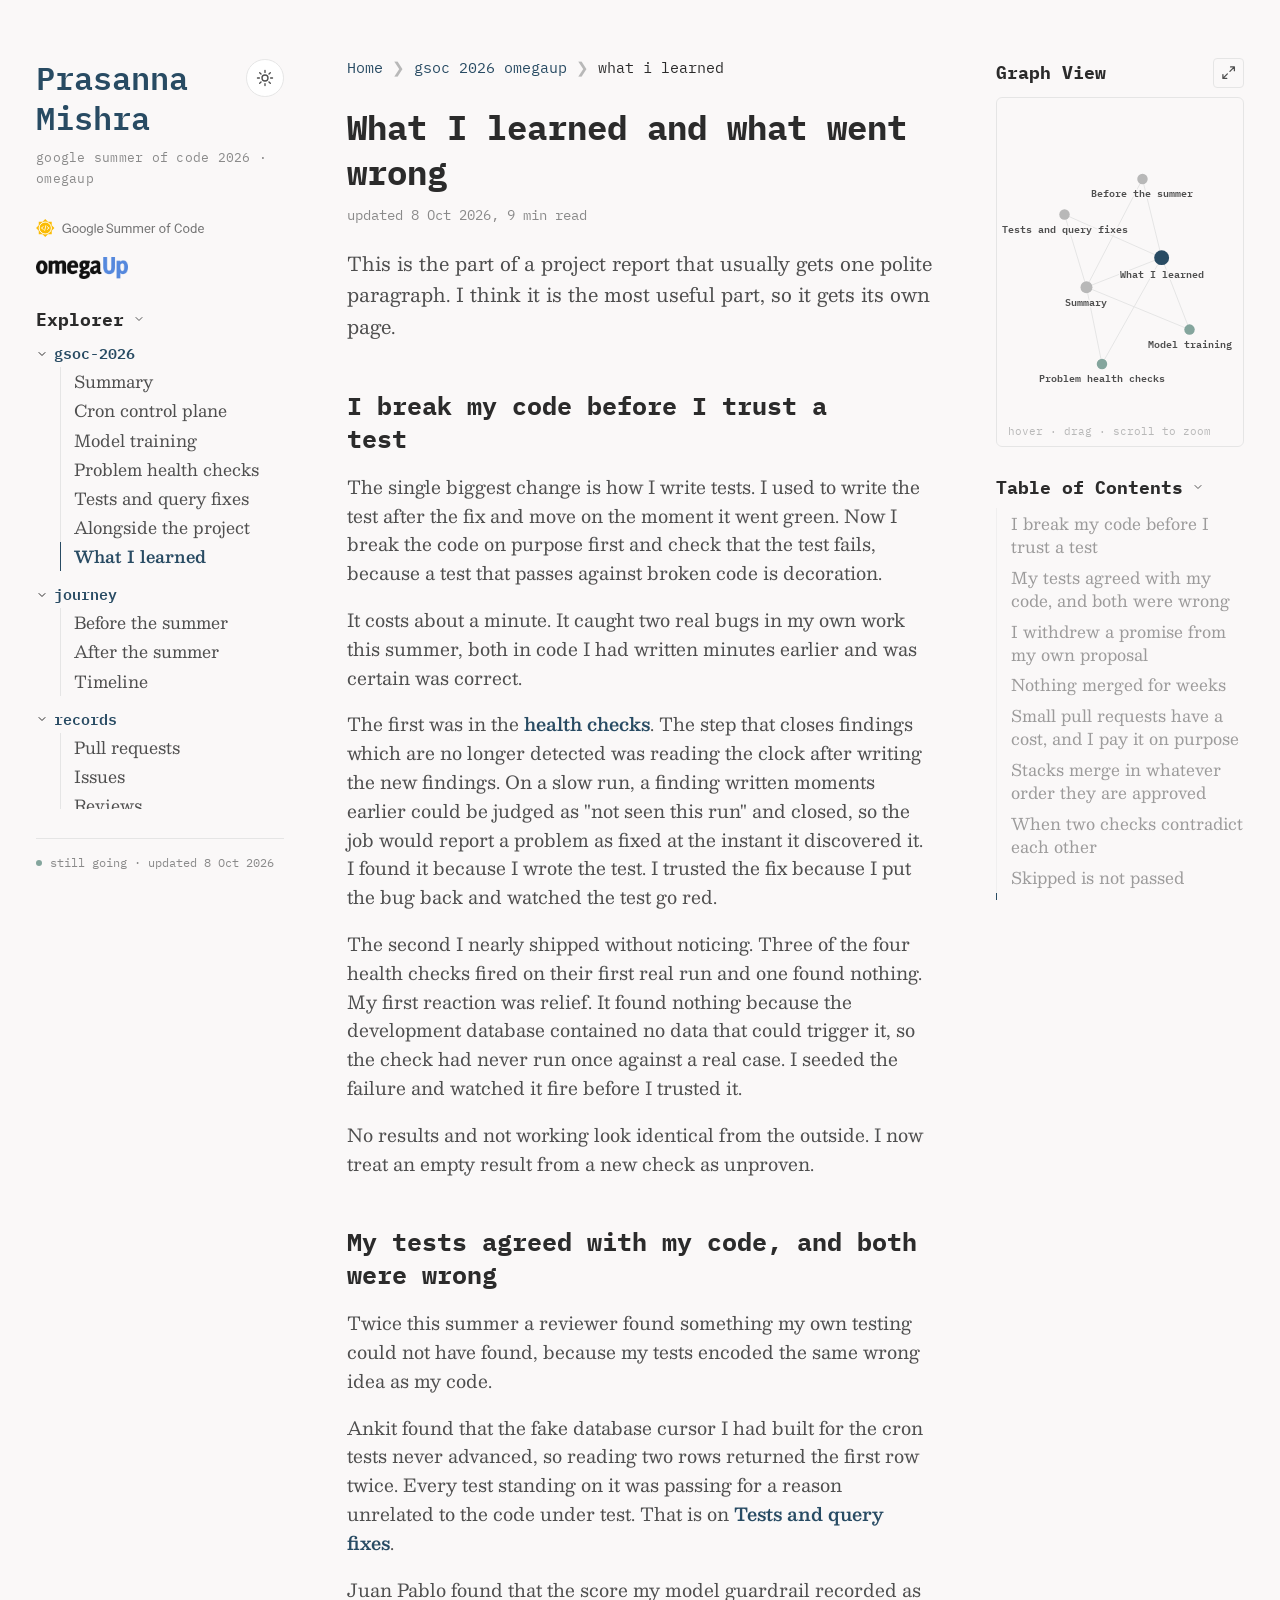
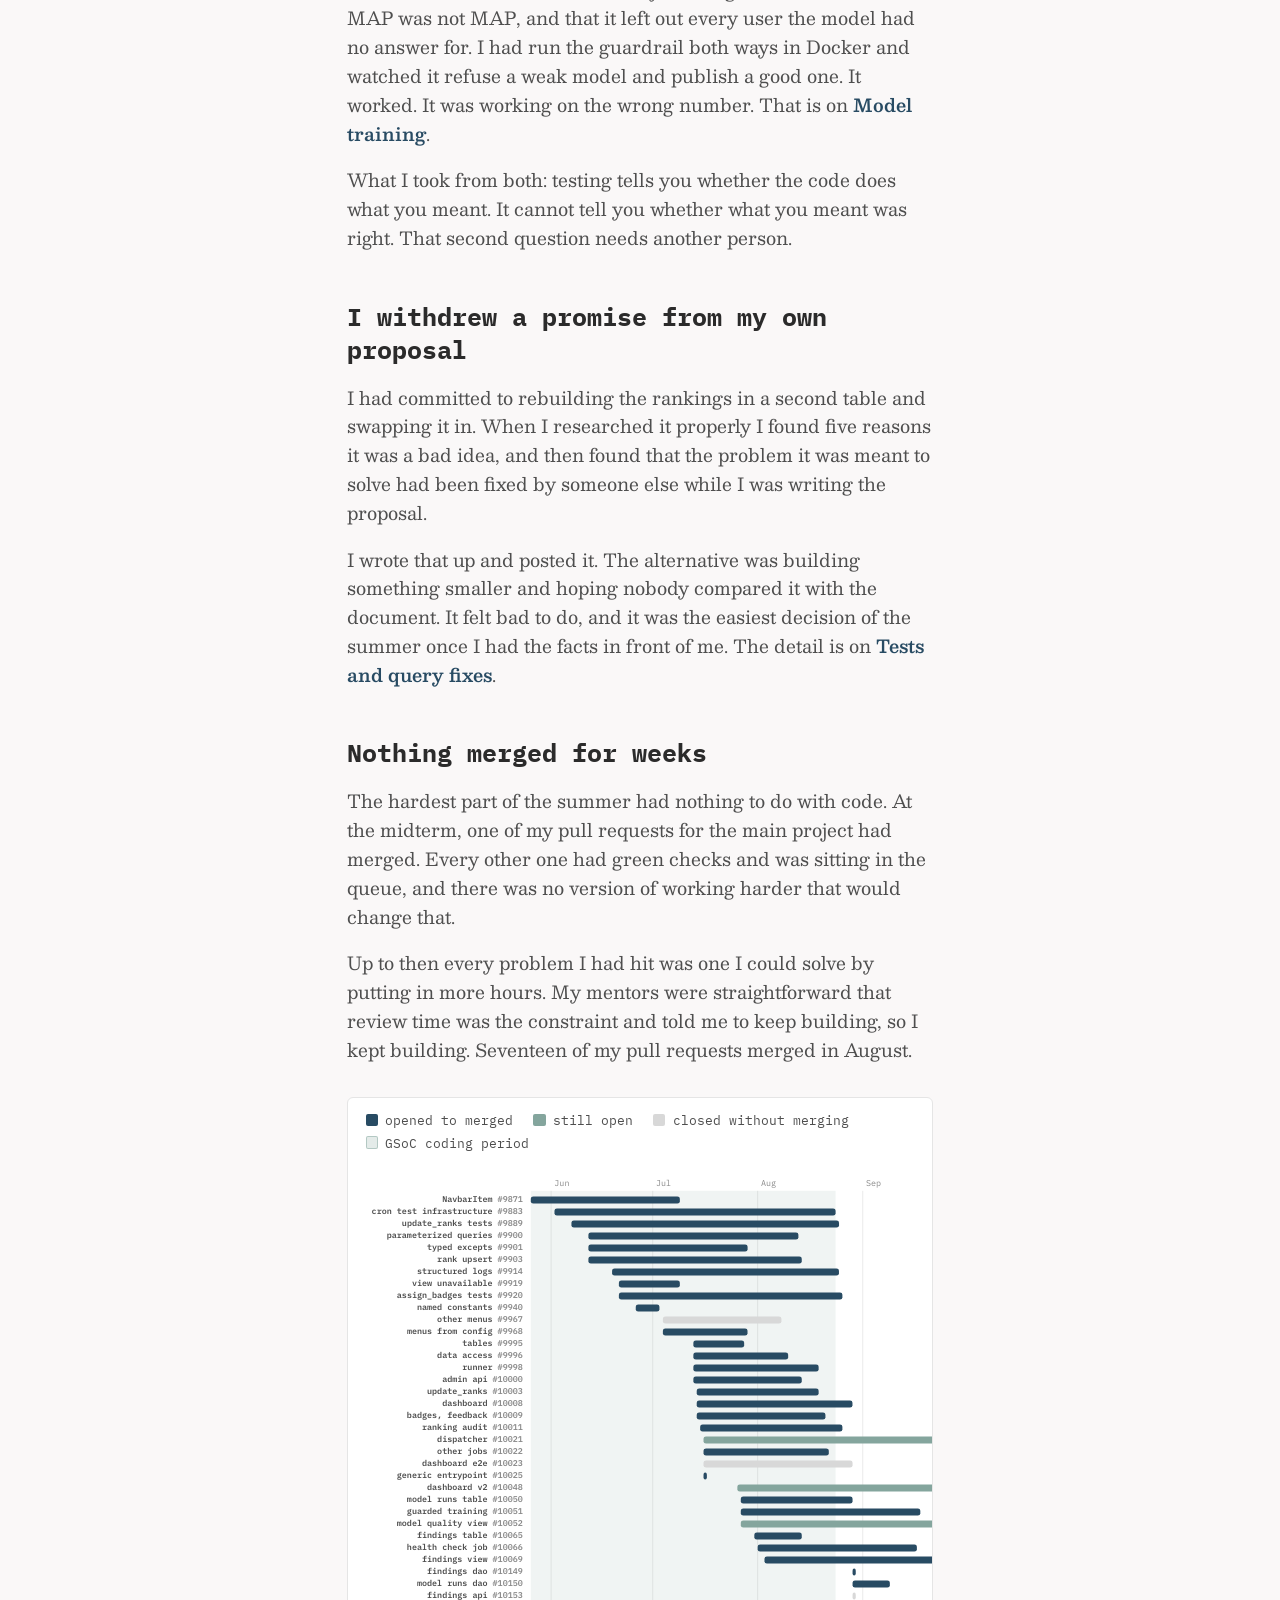
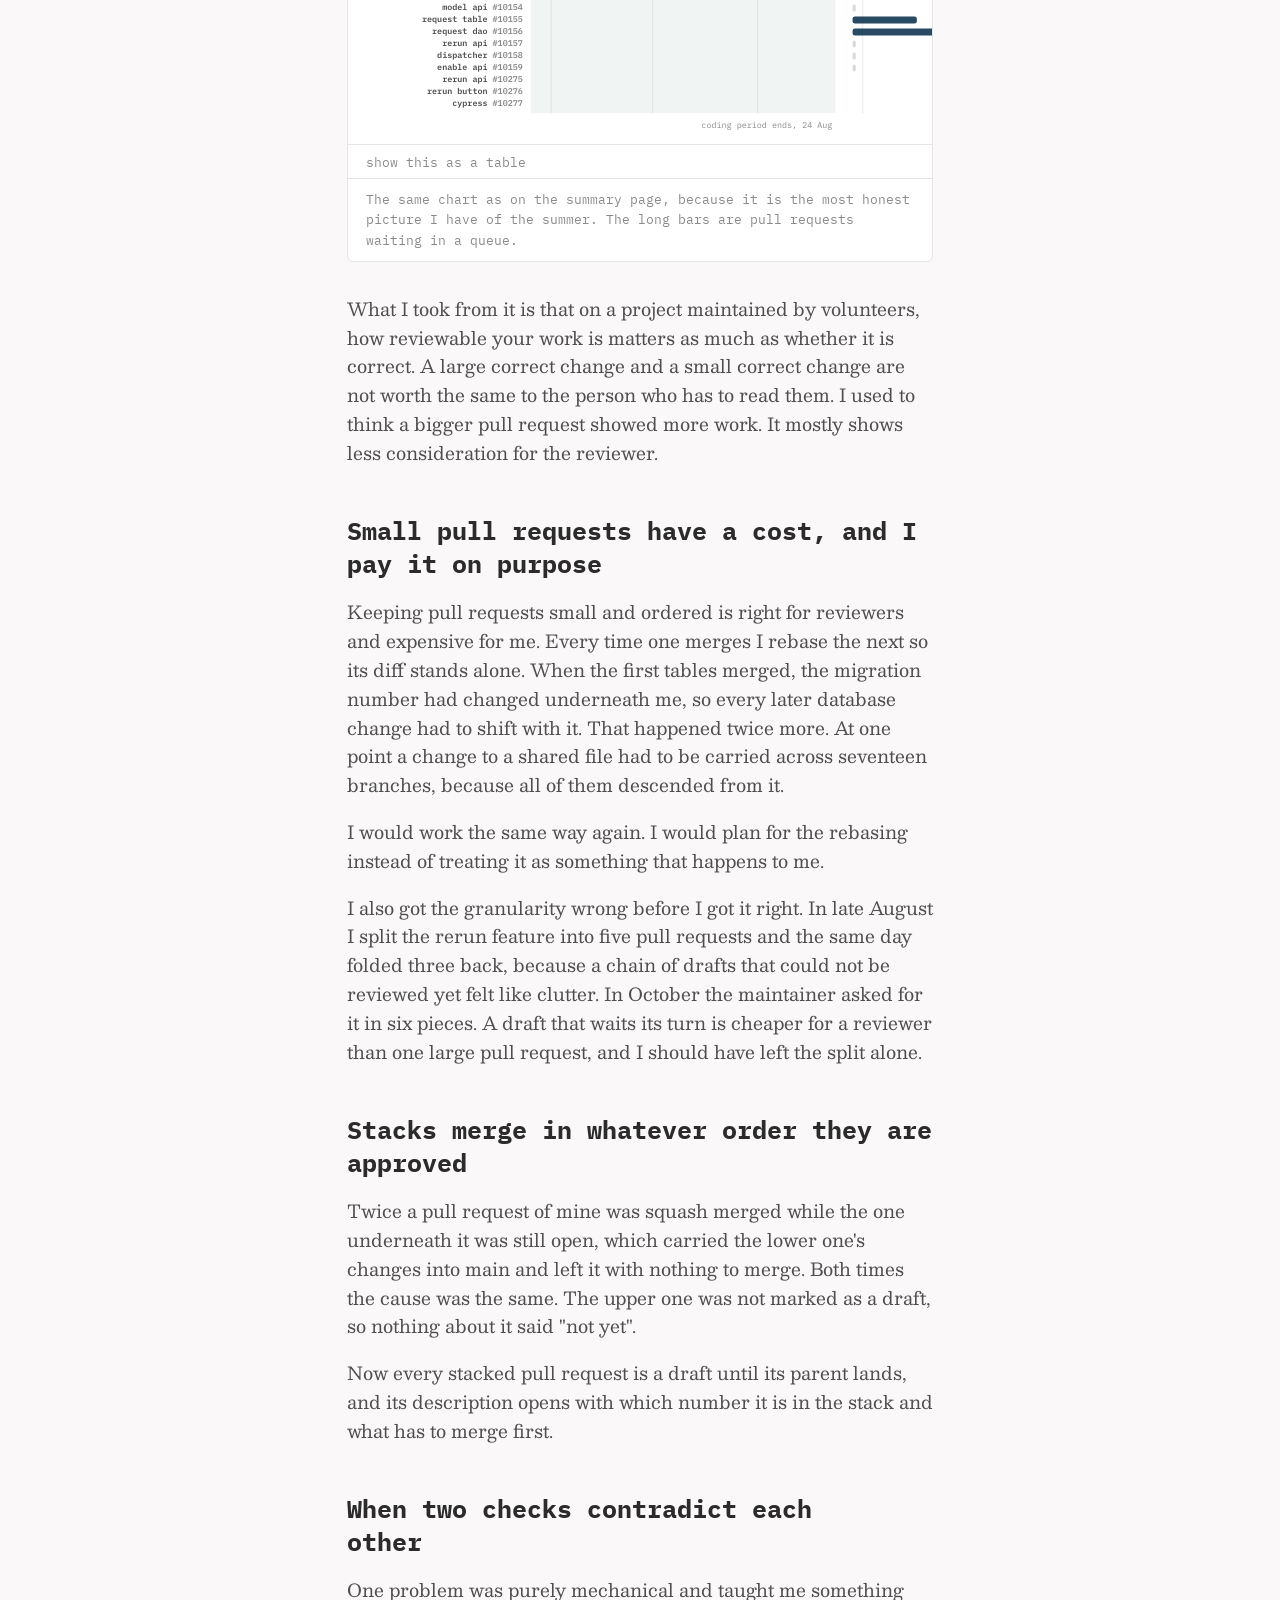
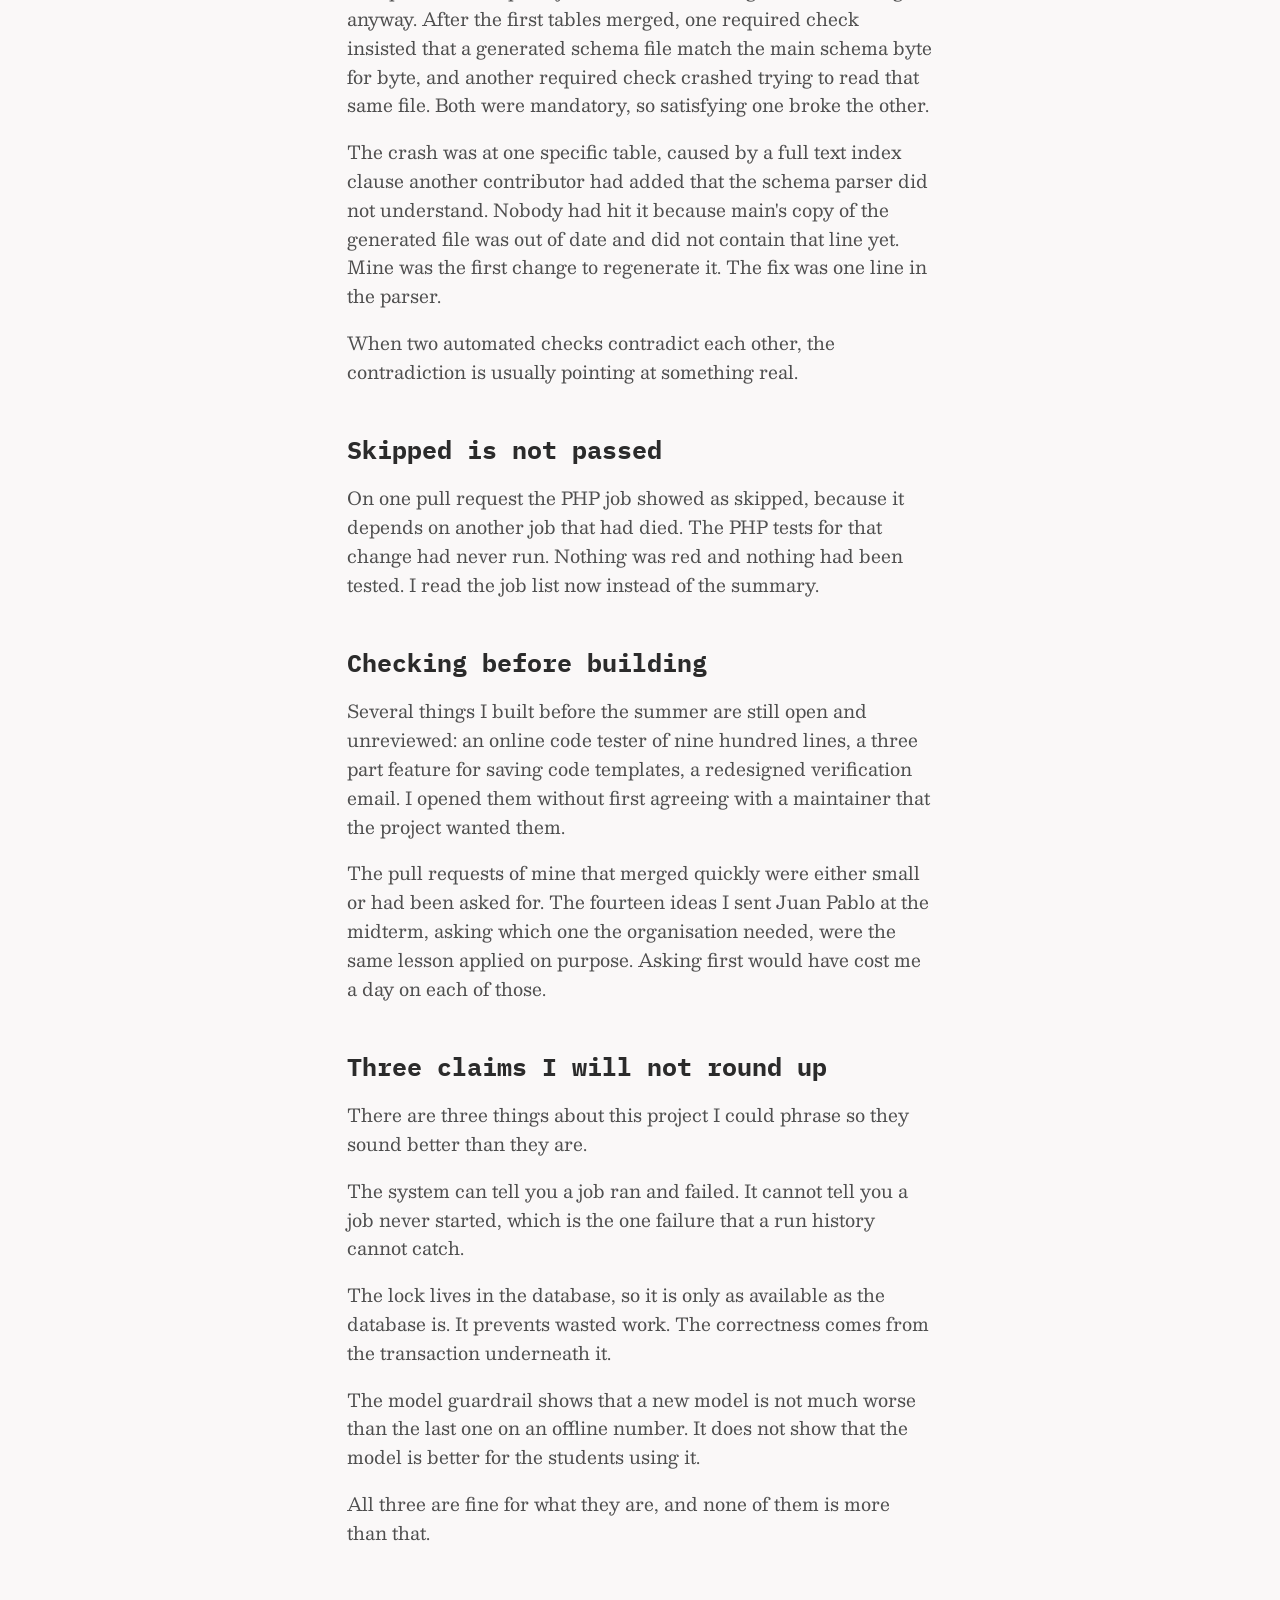
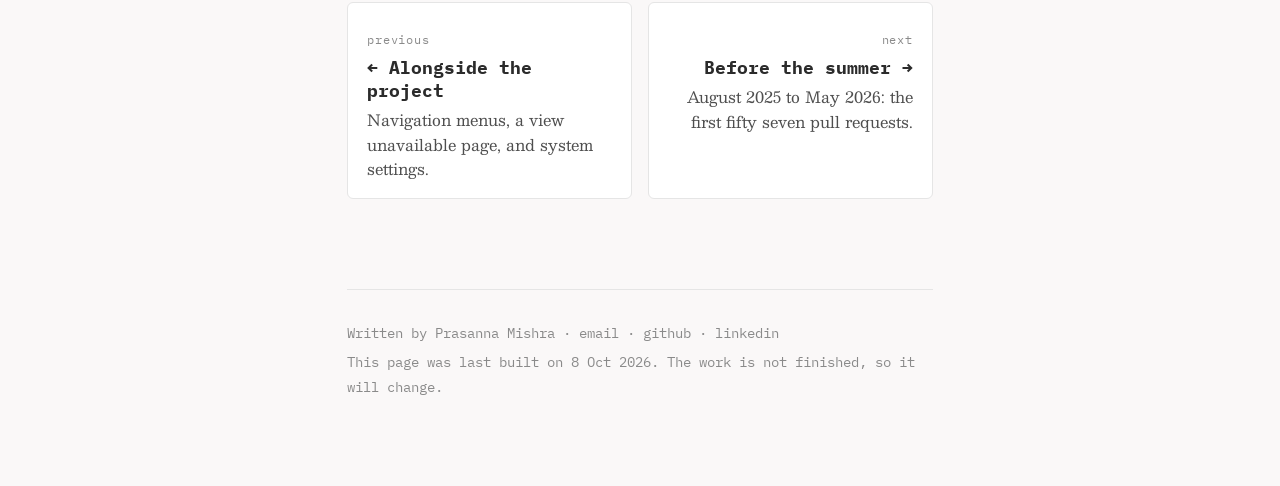
<file: gsoc/lessons.html>
<!DOCTYPE html>
<html lang="en">
<head>
<meta charset="utf-8" />
<meta name="viewport" content="width=device-width, initial-scale=1.0" />
<title>What I learned and what went wrong | Prasanna Mishra</title>
<meta name="description" content="The bugs I wrote, the promise I withdrew, the weeks nothing merged, and what I do differently after a summer on omegaUp." />
<meta name="author" content="Prasanna Mishra" />
<meta name="theme-color" content="#faf8f8" />
<link rel="canonical" href="https://prasannamishra001.github.io/prasannamishra/gsoc/lessons.html" />
<meta property="og:title" content="What I learned and what went wrong" />
<meta property="og:description" content="The bugs I wrote, the promise I withdrew, the weeks nothing merged, and what I do differently after a summer on omegaUp." />
<meta property="og:type" content="article" />
<link rel="icon" type="image/svg+xml" href="assets/gsoc-icon.svg" />
<script>(function(){try{var t=localStorage.getItem('gsoc-theme');if(t!=='dark'&&t!=='light')t=window.matchMedia&&window.matchMedia('(prefers-color-scheme: dark)').matches?'dark':'light';document.documentElement.setAttribute('data-theme',t);}catch(e){document.documentElement.setAttribute('data-theme','light');}})();</script>
<link rel="preconnect" href="https://fonts.googleapis.com" />
<link rel="preconnect" href="https://fonts.gstatic.com" crossorigin />
<link href="https://fonts.googleapis.com/css2?family=IBM+Plex+Mono:wght@400;600;700&family=Besley:ital,wght@0,400;0,600;1,400;1,600&display=swap" rel="stylesheet" />
<link rel="stylesheet" href="quartz.css" />
</head>
<body data-page="lessons">
<div class="progress" aria-hidden="true"><i></i></div>
<div id="quartz-root" class="page"><div id="quartz-body">

<div class="left sidebar">
  <div>
    <div class="site-head">
      <h2 class="page-title"><a href="index.html">Prasanna Mishra</a></h2>
      <button type="button" class="theme-toggle" id="theme-toggle" aria-label="Switch between light and dark" title="Switch between light and dark"><svg class="sun" viewBox="0 0 24 24" fill="none" stroke="currentColor" stroke-width="1.8" stroke-linecap="round"><circle cx="12" cy="12" r="4"/><path d="M12 2v2.5M12 19.5V22M2 12h2.5M19.5 12H22M4.9 4.9l1.8 1.8M17.3 17.3l1.8 1.8M4.9 19.1l1.8-1.8M17.3 6.7l1.8-1.8"/></svg><svg class="moon" viewBox="0 0 24 24" fill="none" stroke="currentColor" stroke-width="1.8" stroke-linecap="round" stroke-linejoin="round"><path d="M20 14.5A8 8 0 0 1 9.5 4a8 8 0 1 0 10.5 10.5z"/></svg></button>
    </div>
    <p class="site-tag">google summer of code 2026 &middot; omegaup</p>
  </div>
  <div class="sidebar-logos">
    <img src="assets/gsoc-logo.svg" alt="Google Summer of Code" class="gsoc-mark" />
    <img src="assets/omegaup-logo.png" alt="omegaUp" class="org-mark" />
  </div>
  <div class="explorer"><button type="button" class="explorer-toggle" data-fold="explorer-content"><h2>Explorer</h2><svg xmlns="http://www.w3.org/2000/svg" width="12" height="12" viewBox="0 0 24 24" fill="none" stroke="currentColor" stroke-width="2" stroke-linecap="round" stroke-linejoin="round" class="fold"><polyline points="6 9 12 15 18 9"></polyline></svg></button><div class="explorer-content" id="explorer-content"><ul class="explorer-ul"><li><button type="button" class="folder-container" data-fold="folder-gsoc-2026"><svg xmlns="http://www.w3.org/2000/svg" width="12" height="12" viewBox="0 0 24 24" fill="none" stroke="currentColor" stroke-width="2" stroke-linecap="round" stroke-linejoin="round" class="folder-icon"><polyline points="9 18 15 12 9 6"></polyline></svg><span class="folder-title">gsoc-2026</span></button><ul id="folder-gsoc-2026"><li><a href="index.html">Summary</a></li><li><a href="control-plane.html">Cron control plane</a></li><li><a href="model-training.html">Model training</a></li><li><a href="health-checks.html">Problem health checks</a></li><li><a href="groundwork.html">Tests and query fixes</a></li><li><a href="alongside.html">Alongside the project</a></li><li><a href="lessons.html" class="active">What I learned</a></li></ul></li><li><button type="button" class="folder-container" data-fold="folder-journey"><svg xmlns="http://www.w3.org/2000/svg" width="12" height="12" viewBox="0 0 24 24" fill="none" stroke="currentColor" stroke-width="2" stroke-linecap="round" stroke-linejoin="round" class="folder-icon"><polyline points="9 18 15 12 9 6"></polyline></svg><span class="folder-title">journey</span></button><ul id="folder-journey"><li><a href="before-gsoc.html">Before the summer</a></li><li><a href="after-gsoc.html">After the summer</a></li><li><a href="journey.html">Timeline</a></li></ul></li><li><button type="button" class="folder-container" data-fold="folder-records"><svg xmlns="http://www.w3.org/2000/svg" width="12" height="12" viewBox="0 0 24 24" fill="none" stroke="currentColor" stroke-width="2" stroke-linecap="round" stroke-linejoin="round" class="folder-icon"><polyline points="9 18 15 12 9 6"></polyline></svg><span class="folder-title">records</span></button><ul id="folder-records"><li><a href="pull-requests.html">Pull requests</a></li><li><a href="issues.html">Issues</a></li><li><a href="reviews.html">Reviews</a></li></ul></li><li><button type="button" class="folder-container" data-fold="folder-elsewhere"><svg xmlns="http://www.w3.org/2000/svg" width="12" height="12" viewBox="0 0 24 24" fill="none" stroke="currentColor" stroke-width="2" stroke-linecap="round" stroke-linejoin="round" class="folder-icon"><polyline points="9 18 15 12 9 6"></polyline></svg><span class="folder-title">elsewhere</span></button><ul id="folder-elsewhere"><li><a href="../index.html">Back to the portfolio</a></li><li><a href="https://github.com/omegaup/omegaup/pulls?q=is%3Apr+author%3APrasannaMishra001">My pull requests on GitHub</a></li><li><a href="https://github.com/omegaup/omegaup/issues/9992">The control plane issue</a></li><li><a href="https://summerofcode.withgoogle.com/">Google Summer of Code</a></li></ul></li></ul></div></div>
  <p class="sidebar-updated"><span class="pulse"></span>still going &middot; updated 8 Oct 2026</p>
</div>

<div class="center">
  <div class="page-header">
    <nav class="breadcrumb-container" aria-label="breadcrumbs"><div class="breadcrumb-element"><a href="../index.html">Home</a><p>&#10095;</p></div><div class="breadcrumb-element"><a href="index.html">gsoc 2026 omegaup</a><p>&#10095;</p></div><div class="breadcrumb-element"><a href="lessons.html">what i learned</a></div></nav>
    <h1 class="article-title">What I learned and what went wrong</h1>
    <p class="content-meta"><time datetime="2026-10-08">updated 8 Oct 2026</time><span>9 min read</span></p>
  </div>
  <article>
<p class="lede">This is the part of a project report that usually gets one polite paragraph. I think it is
the most useful part, so it gets its own page.</p>

<h2 id="break-it-first">I break my code before I trust a test<a role="anchor" aria-hidden="true" tabindex="-1" href="#break-it-first" class="anchor">#</a></h2>
<p>The single biggest change is how I write tests. I used to write the test after the fix and move on the
moment it went green. Now I break the code on purpose first and check that the test fails, because a test
that passes against broken code is decoration.</p>
<p>It costs about a minute. It caught two real bugs in my own work this summer, both in code I had written
minutes earlier and was certain was correct.</p>
<p>The first was in the <a href="health-checks.html#two-bugs">health checks</a>. The step that closes findings which are
no longer detected was reading the clock after writing the new findings. On a slow run, a finding written
moments earlier could be judged as "not seen this run" and closed, so the job would report a problem as
fixed at the instant it discovered it. I found it because I wrote the test. I trusted the fix because I put
the bug back and watched the test go red.</p>
<p>The second I nearly shipped without noticing. Three of the four health checks fired on their first real run
and one found nothing. My first reaction was relief. It found nothing because the development database
contained no data that could trigger it, so the check had never run once against a real case. I seeded the
failure and watched it fire before I trusted it.</p>
<p>No results and not working look identical from the outside. I now treat an empty result from a new check as
unproven.</p>
<h2 id="agreeing-tests">My tests agreed with my code, and both were wrong<a role="anchor" aria-hidden="true" tabindex="-1" href="#agreeing-tests" class="anchor">#</a></h2>
<p>Twice this summer a reviewer found something my own testing could not have found, because my tests encoded
the same wrong idea as my code.</p>
<p>Ankit found that the fake database cursor I had built for the cron tests never advanced, so reading two rows
returned the first row twice. Every test standing on it was passing for a reason unrelated to the code under
test. That is on <a href="groundwork.html#the-fake">Tests and query fixes</a>.</p>
<p>Juan Pablo found that the score my model guardrail recorded as MAP was not MAP, and that it left out every
user the model had no answer for. I had run the guardrail both ways in Docker and watched it refuse a weak
model and publish a good one. It worked. It was working on the wrong number. That is on
<a href="model-training.html#the-review">Model training</a>.</p>
<p>What I took from both: testing tells you whether the code does what you meant. It cannot tell you whether
what you meant was right. That second question needs another person.</p>
<h2 id="the-promise">I withdrew a promise from my own proposal<a role="anchor" aria-hidden="true" tabindex="-1" href="#the-promise" class="anchor">#</a></h2>
<p>I had committed to rebuilding the rankings in a second table and swapping it in. When I researched it
properly I found five reasons it was a bad idea, and then found that the problem it was meant to solve had
been fixed by someone else while I was writing the proposal.</p>
<p>I wrote that up and posted it. The alternative was building something smaller and hoping nobody compared it
with the document. It felt bad to do, and it was the easiest decision of the summer once I had the facts in
front of me. The detail is on <a href="groundwork.html#the-promise-i-took-back">Tests and query fixes</a>.</p>
<h2 id="waiting">Nothing merged for weeks<a role="anchor" aria-hidden="true" tabindex="-1" href="#waiting" class="anchor">#</a></h2>
<p>The hardest part of the summer had nothing to do with code. At the midterm, one of my pull requests for the
main project had merged. Every other one had green checks and was sitting in the queue, and there was no
version of working harder that would change that.</p>
<p>Up to then every problem I had hit was one I could solve by putting in more hours. My mentors were
straightforward that review time was the constraint and told me to keep building, so I kept building.
Seventeen of my pull requests merged in August.</p>
<figure class="diagram reveal"><div class="legend"><span class="b"><i></i>opened to merged</span><span class="o"><i></i>still open</span><span class="w"><i></i>closed without merging</span><span class="band"><i></i>GSoC coding period</span></div><div class="diagram-body"><svg viewBox="0 0 800 705" role="img" aria-label="How long each pull request waited between being opened and being merged" style="--minw:640px" xmlns="http://www.w3.org/2000/svg"><line x1="231.4" y1="26" x2="231.4" y2="679" class="c-grid"/><text x="235.4014598540146" y="20" class="c-axis" text-anchor="start">Jun</text><line x1="358.4" y1="26" x2="358.4" y2="679" class="c-grid"/><text x="362.4087591240876" y="20" class="c-axis" text-anchor="start">Jul</text><line x1="489.6" y1="26" x2="489.6" y2="679" class="c-grid"/><text x="493.64963503649636" y="20" class="c-axis" text-anchor="start">Aug</text><line x1="620.9" y1="26" x2="620.9" y2="679" class="c-grid"/><text x="624.8905109489051" y="20" class="c-axis" text-anchor="start">Sep</text><line x1="747.9" y1="26" x2="747.9" y2="679" class="c-grid"/><text x="751.8978102189781" y="20" class="c-axis" text-anchor="start">Oct</text><rect x="206.0" y="26" width="381.0" height="653" class="c-band"/><text x="583.021897810219" y="697" class="c-axis" text-anchor="end">coding period ends, 24 Aug</text><a href="https://github.com/omegaup/omegaup/pull/9871" class="d-link"><text x="196" y="40.5" class="c-label" text-anchor="end">NavbarItem <tspan class="c-label dim">#9871</tspan></text></a><rect x="206.0" y="33" width="186.3" height="9" rx="3" class="c-mark c-b" data-mark="w0"/><rect x="206" y="30" width="580" height="15" class="c-hit" data-mark="w0" data-tip="#9871 NavbarItem
opened 26 May
merged after 44 days"/><a href="https://github.com/omegaup/omegaup/pull/9883" class="d-link"><text x="196" y="55.5" class="c-label" text-anchor="end">cron test infrastructure <tspan class="c-label dim">#9883</tspan></text></a><rect x="235.6" y="48" width="351.4" height="9" rx="3" class="c-mark c-b" data-mark="w1"/><rect x="206" y="45" width="580" height="15" class="c-hit" data-mark="w1" data-tip="#9883 cron test infrastructure
opened 2 Jun
merged after 83 days"/><a href="https://github.com/omegaup/omegaup/pull/9889" class="d-link"><text x="196" y="70.5" class="c-label" text-anchor="end">update_ranks tests <tspan class="c-label dim">#9889</tspan></text></a><rect x="256.8" y="63" width="334.5" height="9" rx="3" class="c-mark c-b" data-mark="w2"/><rect x="206" y="60" width="580" height="15" class="c-hit" data-mark="w2" data-tip="#9889 update_ranks tests
opened 7 Jun
merged after 79 days"/><a href="https://github.com/omegaup/omegaup/pull/9900" class="d-link"><text x="196" y="85.5" class="c-label" text-anchor="end">parameterized queries <tspan class="c-label dim">#9900</tspan></text></a><rect x="278.0" y="78" width="262.5" height="9" rx="3" class="c-mark c-b" data-mark="w3"/><rect x="206" y="75" width="580" height="15" class="c-hit" data-mark="w3" data-tip="#9900 parameterized queries
opened 12 Jun
merged after 62 days"/><a href="https://github.com/omegaup/omegaup/pull/9901" class="d-link"><text x="196" y="100.5" class="c-label" text-anchor="end">typed excepts <tspan class="c-label dim">#9901</tspan></text></a><rect x="278.0" y="93" width="199.0" height="9" rx="3" class="c-mark c-b" data-mark="w4"/><rect x="206" y="90" width="580" height="15" class="c-hit" data-mark="w4" data-tip="#9901 typed excepts
opened 12 Jun
merged after 47 days"/><a href="https://github.com/omegaup/omegaup/pull/9903" class="d-link"><text x="196" y="115.5" class="c-label" text-anchor="end">rank upsert <tspan class="c-label dim">#9903</tspan></text></a><rect x="278.0" y="108" width="266.7" height="9" rx="3" class="c-mark c-b" data-mark="w5"/><rect x="206" y="105" width="580" height="15" class="c-hit" data-mark="w5" data-tip="#9903 rank upsert
opened 12 Jun
merged after 63 days"/><a href="https://github.com/omegaup/omegaup/pull/9914" class="d-link"><text x="196" y="130.5" class="c-label" text-anchor="end">structured logs <tspan class="c-label dim">#9914</tspan></text></a><rect x="307.6" y="123" width="283.6" height="9" rx="3" class="c-mark c-b" data-mark="w6"/><rect x="206" y="120" width="580" height="15" class="c-hit" data-mark="w6" data-tip="#9914 structured logs
opened 19 Jun
merged after 67 days"/><a href="https://github.com/omegaup/omegaup/pull/9919" class="d-link"><text x="196" y="145.5" class="c-label" text-anchor="end">view unavailable <tspan class="c-label dim">#9919</tspan></text></a><rect x="316.1" y="138" width="76.2" height="9" rx="3" class="c-mark c-b" data-mark="w7"/><rect x="206" y="135" width="580" height="15" class="c-hit" data-mark="w7" data-tip="#9919 view unavailable
opened 21 Jun
merged after 18 days"/><a href="https://github.com/omegaup/omegaup/pull/9920" class="d-link"><text x="196" y="160.5" class="c-label" text-anchor="end">assign_badges tests <tspan class="c-label dim">#9920</tspan></text></a><rect x="316.1" y="153" width="279.4" height="9" rx="3" class="c-mark c-b" data-mark="w8"/><rect x="206" y="150" width="580" height="15" class="c-hit" data-mark="w8" data-tip="#9920 assign_badges tests
opened 21 Jun
merged after 66 days"/><a href="https://github.com/omegaup/omegaup/pull/9940" class="d-link"><text x="196" y="175.5" class="c-label" text-anchor="end">named constants <tspan class="c-label dim">#9940</tspan></text></a><rect x="337.2" y="168" width="29.6" height="9" rx="3" class="c-mark c-b" data-mark="w9"/><rect x="206" y="165" width="580" height="15" class="c-hit" data-mark="w9" data-tip="#9940 named constants
opened 26 Jun
merged after 7 days"/><a href="https://github.com/omegaup/omegaup/pull/9967" class="d-link"><text x="196" y="190.5" class="c-label" text-anchor="end">other menus <tspan class="c-label dim">#9967</tspan></text></a><rect x="371.1" y="183" width="148.2" height="9" rx="3" class="c-mark c-wait" data-mark="w10"/><rect x="206" y="180" width="580" height="15" class="c-hit" data-mark="w10" data-tip="#9967 other menus
opened 4 Jul
closed, not merged after 35 days"/><a href="https://github.com/omegaup/omegaup/pull/9968" class="d-link"><text x="196" y="205.5" class="c-label" text-anchor="end">menus from config <tspan class="c-label dim">#9968</tspan></text></a><rect x="371.1" y="198" width="105.8" height="9" rx="3" class="c-mark c-b" data-mark="w11"/><rect x="206" y="195" width="580" height="15" class="c-hit" data-mark="w11" data-tip="#9968 menus from config
opened 4 Jul
merged after 25 days"/><a href="https://github.com/omegaup/omegaup/pull/9995" class="d-link"><text x="196" y="220.5" class="c-label" text-anchor="end">tables <tspan class="c-label dim">#9995</tspan></text></a><rect x="409.2" y="213" width="63.5" height="9" rx="3" class="c-mark c-b" data-mark="w12"/><rect x="206" y="210" width="580" height="15" class="c-hit" data-mark="w12" data-tip="#9995 tables
opened 13 Jul
merged after 15 days"/><a href="https://github.com/omegaup/omegaup/pull/9996" class="d-link"><text x="196" y="235.5" class="c-label" text-anchor="end">data access <tspan class="c-label dim">#9996</tspan></text></a><rect x="409.2" y="228" width="118.5" height="9" rx="3" class="c-mark c-b" data-mark="w13"/><rect x="206" y="225" width="580" height="15" class="c-hit" data-mark="w13" data-tip="#9996 data access
opened 13 Jul
merged after 28 days"/><a href="https://github.com/omegaup/omegaup/pull/9998" class="d-link"><text x="196" y="250.5" class="c-label" text-anchor="end">runner <tspan class="c-label dim">#9998</tspan></text></a><rect x="409.2" y="243" width="156.6" height="9" rx="3" class="c-mark c-b" data-mark="w14"/><rect x="206" y="240" width="580" height="15" class="c-hit" data-mark="w14" data-tip="#9998 runner
opened 13 Jul
merged after 37 days"/><a href="https://github.com/omegaup/omegaup/pull/10000" class="d-link"><text x="196" y="265.5" class="c-label" text-anchor="end">admin api <tspan class="c-label dim">#10000</tspan></text></a><rect x="409.2" y="258" width="135.5" height="9" rx="3" class="c-mark c-b" data-mark="w15"/><rect x="206" y="255" width="580" height="15" class="c-hit" data-mark="w15" data-tip="#10000 admin api
opened 13 Jul
merged after 32 days"/><a href="https://github.com/omegaup/omegaup/pull/10003" class="d-link"><text x="196" y="280.5" class="c-label" text-anchor="end">update_ranks <tspan class="c-label dim">#10003</tspan></text></a><rect x="413.4" y="273" width="152.4" height="9" rx="3" class="c-mark c-b" data-mark="w16"/><rect x="206" y="270" width="580" height="15" class="c-hit" data-mark="w16" data-tip="#10003 update_ranks
opened 14 Jul
merged after 36 days"/><a href="https://github.com/omegaup/omegaup/pull/10008" class="d-link"><text x="196" y="295.5" class="c-label" text-anchor="end">dashboard <tspan class="c-label dim">#10008</tspan></text></a><rect x="413.4" y="288" width="194.7" height="9" rx="3" class="c-mark c-b" data-mark="w17"/><rect x="206" y="285" width="580" height="15" class="c-hit" data-mark="w17" data-tip="#10008 dashboard
opened 14 Jul
merged after 46 days"/><a href="https://github.com/omegaup/omegaup/pull/10009" class="d-link"><text x="196" y="310.5" class="c-label" text-anchor="end">badges, feedback <tspan class="c-label dim">#10009</tspan></text></a><rect x="413.4" y="303" width="160.9" height="9" rx="3" class="c-mark c-b" data-mark="w18"/><rect x="206" y="300" width="580" height="15" class="c-hit" data-mark="w18" data-tip="#10009 badges, feedback
opened 14 Jul
merged after 38 days"/><a href="https://github.com/omegaup/omegaup/pull/10011" class="d-link"><text x="196" y="325.5" class="c-label" text-anchor="end">ranking audit <tspan class="c-label dim">#10011</tspan></text></a><rect x="417.7" y="318" width="177.8" height="9" rx="3" class="c-mark c-b" data-mark="w19"/><rect x="206" y="315" width="580" height="15" class="c-hit" data-mark="w19" data-tip="#10011 ranking audit
opened 15 Jul
merged after 42 days"/><a href="https://github.com/omegaup/omegaup/pull/10021" class="d-link"><text x="196" y="340.5" class="c-label" text-anchor="end">dispatcher <tspan class="c-label dim">#10021</tspan></text></a><rect x="421.9" y="333" width="355.6" height="9" rx="3" class="c-mark c-open" data-mark="w20"/><rect x="206" y="330" width="580" height="15" class="c-hit" data-mark="w20" data-tip="#10021 dispatcher
opened 16 Jul
still open after 84 days"/><a href="https://github.com/omegaup/omegaup/pull/10022" class="d-link"><text x="196" y="355.5" class="c-label" text-anchor="end">other jobs <tspan class="c-label dim">#10022</tspan></text></a><rect x="421.9" y="348" width="156.6" height="9" rx="3" class="c-mark c-b" data-mark="w21"/><rect x="206" y="345" width="580" height="15" class="c-hit" data-mark="w21" data-tip="#10022 other jobs
opened 16 Jul
merged after 37 days"/><a href="https://github.com/omegaup/omegaup/pull/10023" class="d-link"><text x="196" y="370.5" class="c-label" text-anchor="end">dashboard e2e <tspan class="c-label dim">#10023</tspan></text></a><rect x="421.9" y="363" width="186.3" height="9" rx="3" class="c-mark c-wait" data-mark="w22"/><rect x="206" y="360" width="580" height="15" class="c-hit" data-mark="w22" data-tip="#10023 dashboard e2e
opened 16 Jul
closed, not merged after 44 days"/><a href="https://github.com/omegaup/omegaup/pull/10025" class="d-link"><text x="196" y="385.5" class="c-label" text-anchor="end">generic entrypoint <tspan class="c-label dim">#10025</tspan></text></a><rect x="421.9" y="378" width="4.2" height="9" rx="3" class="c-mark c-b" data-mark="w23"/><rect x="206" y="375" width="580" height="15" class="c-hit" data-mark="w23" data-tip="#10025 generic entrypoint
opened 16 Jul
merged after 1 days"/><a href="https://github.com/omegaup/omegaup/pull/10048" class="d-link"><text x="196" y="400.5" class="c-label" text-anchor="end">dashboard v2 <tspan class="c-label dim">#10048</tspan></text></a><rect x="464.2" y="393" width="313.3" height="9" rx="3" class="c-mark c-open" data-mark="w24"/><rect x="206" y="390" width="580" height="15" class="c-hit" data-mark="w24" data-tip="#10048 dashboard v2
opened 26 Jul
still open after 74 days"/><a href="https://github.com/omegaup/omegaup/pull/10050" class="d-link"><text x="196" y="415.5" class="c-label" text-anchor="end">model runs table <tspan class="c-label dim">#10050</tspan></text></a><rect x="468.5" y="408" width="139.7" height="9" rx="3" class="c-mark c-b" data-mark="w25"/><rect x="206" y="405" width="580" height="15" class="c-hit" data-mark="w25" data-tip="#10050 model runs table
opened 27 Jul
merged after 33 days"/><a href="https://github.com/omegaup/omegaup/pull/10051" class="d-link"><text x="196" y="430.5" class="c-label" text-anchor="end">guarded training <tspan class="c-label dim">#10051</tspan></text></a><rect x="468.5" y="423" width="224.4" height="9" rx="3" class="c-mark c-b" data-mark="w26"/><rect x="206" y="420" width="580" height="15" class="c-hit" data-mark="w26" data-tip="#10051 guarded training
opened 27 Jul
merged after 53 days"/><a href="https://github.com/omegaup/omegaup/pull/10052" class="d-link"><text x="196" y="445.5" class="c-label" text-anchor="end">model quality view <tspan class="c-label dim">#10052</tspan></text></a><rect x="468.5" y="438" width="309.1" height="9" rx="3" class="c-mark c-open" data-mark="w27"/><rect x="206" y="435" width="580" height="15" class="c-hit" data-mark="w27" data-tip="#10052 model quality view
opened 27 Jul
still open after 73 days"/><a href="https://github.com/omegaup/omegaup/pull/10065" class="d-link"><text x="196" y="460.5" class="c-label" text-anchor="end">findings table <tspan class="c-label dim">#10065</tspan></text></a><rect x="485.4" y="453" width="59.3" height="9" rx="3" class="c-mark c-b" data-mark="w28"/><rect x="206" y="450" width="580" height="15" class="c-hit" data-mark="w28" data-tip="#10065 findings table
opened 31 Jul
merged after 14 days"/><a href="https://github.com/omegaup/omegaup/pull/10066" class="d-link"><text x="196" y="475.5" class="c-label" text-anchor="end">health check job <tspan class="c-label dim">#10066</tspan></text></a><rect x="489.6" y="468" width="199.0" height="9" rx="3" class="c-mark c-b" data-mark="w29"/><rect x="206" y="465" width="580" height="15" class="c-hit" data-mark="w29" data-tip="#10066 health check job
opened 1 Aug
merged after 47 days"/><a href="https://github.com/omegaup/omegaup/pull/10069" class="d-link"><text x="196" y="490.5" class="c-label" text-anchor="end">findings view <tspan class="c-label dim">#10069</tspan></text></a><rect x="498.1" y="483" width="275.2" height="9" rx="3" class="c-mark c-b" data-mark="w30"/><rect x="206" y="480" width="580" height="15" class="c-hit" data-mark="w30" data-tip="#10069 findings view
opened 3 Aug
merged after 65 days"/><a href="https://github.com/omegaup/omegaup/pull/10149" class="d-link"><text x="196" y="505.5" class="c-label" text-anchor="end">findings dao <tspan class="c-label dim">#10149</tspan></text></a><rect x="608.2" y="498" width="4.0" height="9" rx="3" class="c-mark c-b" data-mark="w31"/><rect x="206" y="495" width="580" height="15" class="c-hit" data-mark="w31" data-tip="#10149 findings dao
opened 29 Aug
merged after 0 days"/><a href="https://github.com/omegaup/omegaup/pull/10150" class="d-link"><text x="196" y="520.5" class="c-label" text-anchor="end">model runs dao <tspan class="c-label dim">#10150</tspan></text></a><rect x="608.2" y="513" width="46.6" height="9" rx="3" class="c-mark c-b" data-mark="w32"/><rect x="206" y="510" width="580" height="15" class="c-hit" data-mark="w32" data-tip="#10150 model runs dao
opened 29 Aug
merged after 11 days"/><a href="https://github.com/omegaup/omegaup/pull/10153" class="d-link"><text x="196" y="535.5" class="c-label" text-anchor="end">findings api <tspan class="c-label dim">#10153</tspan></text></a><rect x="608.2" y="528" width="4.0" height="9" rx="3" class="c-mark c-wait" data-mark="w33"/><rect x="206" y="525" width="580" height="15" class="c-hit" data-mark="w33" data-tip="#10153 findings api
opened 29 Aug
closed, not merged after 0 days"/><a href="https://github.com/omegaup/omegaup/pull/10154" class="d-link"><text x="196" y="550.5" class="c-label" text-anchor="end">model api <tspan class="c-label dim">#10154</tspan></text></a><rect x="608.2" y="543" width="4.0" height="9" rx="3" class="c-mark c-wait" data-mark="w34"/><rect x="206" y="540" width="580" height="15" class="c-hit" data-mark="w34" data-tip="#10154 model api
opened 29 Aug
closed, not merged after 0 days"/><a href="https://github.com/omegaup/omegaup/pull/10155" class="d-link"><text x="196" y="565.5" class="c-label" text-anchor="end">request table <tspan class="c-label dim">#10155</tspan></text></a><rect x="608.2" y="558" width="80.4" height="9" rx="3" class="c-mark c-b" data-mark="w35"/><rect x="206" y="555" width="580" height="15" class="c-hit" data-mark="w35" data-tip="#10155 request table
opened 29 Aug
merged after 19 days"/><a href="https://github.com/omegaup/omegaup/pull/10156" class="d-link"><text x="196" y="580.5" class="c-label" text-anchor="end">request dao <tspan class="c-label dim">#10156</tspan></text></a><rect x="608.2" y="573" width="165.1" height="9" rx="3" class="c-mark c-b" data-mark="w36"/><rect x="206" y="570" width="580" height="15" class="c-hit" data-mark="w36" data-tip="#10156 request dao
opened 29 Aug
merged after 39 days"/><a href="https://github.com/omegaup/omegaup/pull/10157" class="d-link"><text x="196" y="595.5" class="c-label" text-anchor="end">rerun api <tspan class="c-label dim">#10157</tspan></text></a><rect x="608.2" y="588" width="4.0" height="9" rx="3" class="c-mark c-wait" data-mark="w37"/><rect x="206" y="585" width="580" height="15" class="c-hit" data-mark="w37" data-tip="#10157 rerun api
opened 29 Aug
closed, not merged after 0 days"/><a href="https://github.com/omegaup/omegaup/pull/10158" class="d-link"><text x="196" y="610.5" class="c-label" text-anchor="end">dispatcher <tspan class="c-label dim">#10158</tspan></text></a><rect x="608.2" y="603" width="4.0" height="9" rx="3" class="c-mark c-wait" data-mark="w38"/><rect x="206" y="600" width="580" height="15" class="c-hit" data-mark="w38" data-tip="#10158 dispatcher
opened 29 Aug
closed, not merged after 0 days"/><a href="https://github.com/omegaup/omegaup/pull/10159" class="d-link"><text x="196" y="625.5" class="c-label" text-anchor="end">enable api <tspan class="c-label dim">#10159</tspan></text></a><rect x="608.2" y="618" width="4.0" height="9" rx="3" class="c-mark c-wait" data-mark="w39"/><rect x="206" y="615" width="580" height="15" class="c-hit" data-mark="w39" data-tip="#10159 enable api
opened 29 Aug
closed, not merged after 0 days"/><a href="https://github.com/omegaup/omegaup/pull/10275" class="d-link"><text x="196" y="640.5" class="c-label" text-anchor="end">rerun api <tspan class="c-label dim">#10275</tspan></text></a><rect x="756.4" y="633" width="21.2" height="9" rx="3" class="c-mark c-open" data-mark="w40"/><rect x="206" y="630" width="580" height="15" class="c-hit" data-mark="w40" data-tip="#10275 rerun api
opened 3 Oct
still open after 5 days"/><a href="https://github.com/omegaup/omegaup/pull/10276" class="d-link"><text x="196" y="655.5" class="c-label" text-anchor="end">rerun button <tspan class="c-label dim">#10276</tspan></text></a><rect x="756.4" y="648" width="21.2" height="9" rx="3" class="c-mark c-open" data-mark="w41"/><rect x="206" y="645" width="580" height="15" class="c-hit" data-mark="w41" data-tip="#10276 rerun button
opened 3 Oct
still open after 5 days"/><a href="https://github.com/omegaup/omegaup/pull/10277" class="d-link"><text x="196" y="670.5" class="c-label" text-anchor="end">cypress <tspan class="c-label dim">#10277</tspan></text></a><rect x="756.4" y="663" width="21.2" height="9" rx="3" class="c-mark c-open" data-mark="w42"/><rect x="206" y="660" width="580" height="15" class="c-hit" data-mark="w42" data-tip="#10277 cypress
opened 3 Oct
still open after 5 days"/></svg></div><details class="as-table"><summary>show this as a table</summary><div class="table-container"><table><thead><tr><th>PR</th><th>What</th><th>Opened</th><th>Outcome</th><th>Days</th></tr></thead><tbody><tr><td><a href="https://github.com/omegaup/omegaup/pull/9871">#9871</a></td><td>NavbarItem</td><td>26 May 2026</td><td>merged</td><td>44</td></tr><tr><td><a href="https://github.com/omegaup/omegaup/pull/9883">#9883</a></td><td>cron test infrastructure</td><td>2 Jun 2026</td><td>merged</td><td>83</td></tr><tr><td><a href="https://github.com/omegaup/omegaup/pull/9889">#9889</a></td><td>update_ranks tests</td><td>7 Jun 2026</td><td>merged</td><td>79</td></tr><tr><td><a href="https://github.com/omegaup/omegaup/pull/9900">#9900</a></td><td>parameterized queries</td><td>12 Jun 2026</td><td>merged</td><td>62</td></tr><tr><td><a href="https://github.com/omegaup/omegaup/pull/9901">#9901</a></td><td>typed excepts</td><td>12 Jun 2026</td><td>merged</td><td>47</td></tr><tr><td><a href="https://github.com/omegaup/omegaup/pull/9903">#9903</a></td><td>rank upsert</td><td>12 Jun 2026</td><td>merged</td><td>63</td></tr><tr><td><a href="https://github.com/omegaup/omegaup/pull/9914">#9914</a></td><td>structured logs</td><td>19 Jun 2026</td><td>merged</td><td>67</td></tr><tr><td><a href="https://github.com/omegaup/omegaup/pull/9919">#9919</a></td><td>view unavailable</td><td>21 Jun 2026</td><td>merged</td><td>18</td></tr><tr><td><a href="https://github.com/omegaup/omegaup/pull/9920">#9920</a></td><td>assign_badges tests</td><td>21 Jun 2026</td><td>merged</td><td>66</td></tr><tr><td><a href="https://github.com/omegaup/omegaup/pull/9940">#9940</a></td><td>named constants</td><td>26 Jun 2026</td><td>merged</td><td>7</td></tr><tr><td><a href="https://github.com/omegaup/omegaup/pull/9967">#9967</a></td><td>other menus</td><td>4 Jul 2026</td><td>closed, not merged</td><td>35</td></tr><tr><td><a href="https://github.com/omegaup/omegaup/pull/9968">#9968</a></td><td>menus from config</td><td>4 Jul 2026</td><td>merged</td><td>25</td></tr><tr><td><a href="https://github.com/omegaup/omegaup/pull/9995">#9995</a></td><td>tables</td><td>13 Jul 2026</td><td>merged</td><td>15</td></tr><tr><td><a href="https://github.com/omegaup/omegaup/pull/9996">#9996</a></td><td>data access</td><td>13 Jul 2026</td><td>merged</td><td>28</td></tr><tr><td><a href="https://github.com/omegaup/omegaup/pull/9998">#9998</a></td><td>runner</td><td>13 Jul 2026</td><td>merged</td><td>37</td></tr><tr><td><a href="https://github.com/omegaup/omegaup/pull/10000">#10000</a></td><td>admin api</td><td>13 Jul 2026</td><td>merged</td><td>32</td></tr><tr><td><a href="https://github.com/omegaup/omegaup/pull/10003">#10003</a></td><td>update_ranks</td><td>14 Jul 2026</td><td>merged</td><td>36</td></tr><tr><td><a href="https://github.com/omegaup/omegaup/pull/10008">#10008</a></td><td>dashboard</td><td>14 Jul 2026</td><td>merged</td><td>46</td></tr><tr><td><a href="https://github.com/omegaup/omegaup/pull/10009">#10009</a></td><td>badges, feedback</td><td>14 Jul 2026</td><td>merged</td><td>38</td></tr><tr><td><a href="https://github.com/omegaup/omegaup/pull/10011">#10011</a></td><td>ranking audit</td><td>15 Jul 2026</td><td>merged</td><td>42</td></tr><tr><td><a href="https://github.com/omegaup/omegaup/pull/10021">#10021</a></td><td>dispatcher</td><td>16 Jul 2026</td><td>still open</td><td>84</td></tr><tr><td><a href="https://github.com/omegaup/omegaup/pull/10022">#10022</a></td><td>other jobs</td><td>16 Jul 2026</td><td>merged</td><td>37</td></tr><tr><td><a href="https://github.com/omegaup/omegaup/pull/10023">#10023</a></td><td>dashboard e2e</td><td>16 Jul 2026</td><td>closed, not merged</td><td>44</td></tr><tr><td><a href="https://github.com/omegaup/omegaup/pull/10025">#10025</a></td><td>generic entrypoint</td><td>16 Jul 2026</td><td>merged</td><td>1</td></tr><tr><td><a href="https://github.com/omegaup/omegaup/pull/10048">#10048</a></td><td>dashboard v2</td><td>26 Jul 2026</td><td>still open</td><td>74</td></tr><tr><td><a href="https://github.com/omegaup/omegaup/pull/10050">#10050</a></td><td>model runs table</td><td>27 Jul 2026</td><td>merged</td><td>33</td></tr><tr><td><a href="https://github.com/omegaup/omegaup/pull/10051">#10051</a></td><td>guarded training</td><td>27 Jul 2026</td><td>merged</td><td>53</td></tr><tr><td><a href="https://github.com/omegaup/omegaup/pull/10052">#10052</a></td><td>model quality view</td><td>27 Jul 2026</td><td>still open</td><td>73</td></tr><tr><td><a href="https://github.com/omegaup/omegaup/pull/10065">#10065</a></td><td>findings table</td><td>31 Jul 2026</td><td>merged</td><td>14</td></tr><tr><td><a href="https://github.com/omegaup/omegaup/pull/10066">#10066</a></td><td>health check job</td><td>1 Aug 2026</td><td>merged</td><td>47</td></tr><tr><td><a href="https://github.com/omegaup/omegaup/pull/10069">#10069</a></td><td>findings view</td><td>3 Aug 2026</td><td>merged</td><td>65</td></tr><tr><td><a href="https://github.com/omegaup/omegaup/pull/10149">#10149</a></td><td>findings dao</td><td>29 Aug 2026</td><td>merged</td><td>0</td></tr><tr><td><a href="https://github.com/omegaup/omegaup/pull/10150">#10150</a></td><td>model runs dao</td><td>29 Aug 2026</td><td>merged</td><td>11</td></tr><tr><td><a href="https://github.com/omegaup/omegaup/pull/10153">#10153</a></td><td>findings api</td><td>29 Aug 2026</td><td>closed, not merged</td><td>0</td></tr><tr><td><a href="https://github.com/omegaup/omegaup/pull/10154">#10154</a></td><td>model api</td><td>29 Aug 2026</td><td>closed, not merged</td><td>0</td></tr><tr><td><a href="https://github.com/omegaup/omegaup/pull/10155">#10155</a></td><td>request table</td><td>29 Aug 2026</td><td>merged</td><td>19</td></tr><tr><td><a href="https://github.com/omegaup/omegaup/pull/10156">#10156</a></td><td>request dao</td><td>29 Aug 2026</td><td>merged</td><td>39</td></tr><tr><td><a href="https://github.com/omegaup/omegaup/pull/10157">#10157</a></td><td>rerun api</td><td>29 Aug 2026</td><td>closed, not merged</td><td>0</td></tr><tr><td><a href="https://github.com/omegaup/omegaup/pull/10158">#10158</a></td><td>dispatcher</td><td>29 Aug 2026</td><td>closed, not merged</td><td>0</td></tr><tr><td><a href="https://github.com/omegaup/omegaup/pull/10159">#10159</a></td><td>enable api</td><td>29 Aug 2026</td><td>closed, not merged</td><td>0</td></tr><tr><td><a href="https://github.com/omegaup/omegaup/pull/10275">#10275</a></td><td>rerun api</td><td>3 Oct 2026</td><td>still open</td><td>5</td></tr><tr><td><a href="https://github.com/omegaup/omegaup/pull/10276">#10276</a></td><td>rerun button</td><td>3 Oct 2026</td><td>still open</td><td>5</td></tr><tr><td><a href="https://github.com/omegaup/omegaup/pull/10277">#10277</a></td><td>cypress</td><td>3 Oct 2026</td><td>still open</td><td>5</td></tr></tbody></table></div></details><figcaption>The same chart as on the summary page, because it is the most honest picture I have of the summer. The long bars are pull requests waiting in a queue.</figcaption></figure>

<p>What I took from it is that on a project maintained by volunteers, how reviewable your work is matters as
much as whether it is correct. A large correct change and a small correct change are not worth the same to
the person who has to read them. I used to think a bigger pull request showed more work. It mostly shows
less consideration for the reviewer.</p>
<h2 id="small-prs">Small pull requests have a cost, and I pay it on purpose<a role="anchor" aria-hidden="true" tabindex="-1" href="#small-prs" class="anchor">#</a></h2>
<p>Keeping pull requests small and ordered is right for reviewers and expensive for me. Every time one merges I
rebase the next so its diff stands alone. When the first tables merged, the migration number had changed
underneath me, so every later database change had to shift with it. That happened twice more. At one point a change to a shared file had to be carried across seventeen branches, because all of
them descended from it.</p>
<p>I would work the same way again. I would plan for the rebasing instead of treating it as something that
happens to me.</p>
<p>I also got the granularity wrong before I got it right. In late August I split the rerun feature into five
pull requests and the same day folded three back, because a chain of drafts that could not be reviewed yet
felt like clutter. In October the maintainer asked for it in six pieces. A draft that waits its turn is
cheaper for a reviewer than one large pull request, and I should have left the split alone.</p>
<h2 id="stacks">Stacks merge in whatever order they are approved<a role="anchor" aria-hidden="true" tabindex="-1" href="#stacks" class="anchor">#</a></h2>
<p>Twice a pull request of mine was squash merged while the one underneath it was still open, which carried the
lower one's changes into main and left it with nothing to merge. Both times the cause was the same. The
upper one was not marked as a draft, so nothing about it said "not yet".</p>
<p>Now every stacked pull request is a draft until its parent lands, and its description opens with which
number it is in the stack and what has to merge first.</p>
<h2 id="contradicting-checks">When two checks contradict each other<a role="anchor" aria-hidden="true" tabindex="-1" href="#contradicting-checks" class="anchor">#</a></h2>
<p>One problem was purely mechanical and taught me something anyway. After the first tables merged, one
required check insisted that a generated schema file match the main schema byte for byte, and another
required check crashed trying to read that same file. Both were mandatory, so satisfying one broke the
other.</p>
<p>The crash was at one specific table, caused by a full text index clause another contributor had added that
the schema parser did not understand. Nobody had hit it because main's copy of the generated file was out of
date and did not contain that line yet. Mine was the first change to regenerate it. The fix was one line in
the parser.</p>
<p>When two automated checks contradict each other, the contradiction is usually pointing at something real.</p>
<h2 id="skipped">Skipped is not passed<a role="anchor" aria-hidden="true" tabindex="-1" href="#skipped" class="anchor">#</a></h2>
<p>On one pull request the PHP job showed as skipped, because it depends on another job that had died. The PHP
tests for that change had never run. Nothing was red and nothing had been tested. I read the job list now
instead of the summary.</p>
<h2 id="checking-first">Checking before building<a role="anchor" aria-hidden="true" tabindex="-1" href="#checking-first" class="anchor">#</a></h2>
<p>Several things I built before the summer are still open and unreviewed: an online code tester of nine
hundred lines, a three part feature for saving code templates, a redesigned verification email. I opened
them without first agreeing with a maintainer that the project wanted them.</p>
<p>The pull requests of mine that merged quickly were either small or had been asked for. The fourteen ideas I
sent Juan Pablo at the midterm, asking which one the organisation needed, were the same lesson applied on
purpose. Asking first would have cost me a day on each of those.</p>
<h2 id="claims">Three claims I will not round up<a role="anchor" aria-hidden="true" tabindex="-1" href="#claims" class="anchor">#</a></h2>
<p>There are three things about this project I could phrase so they sound better than they are.</p>
<p>The system can tell you a job ran and failed. It cannot tell you a job never started, which is the one
failure that a run history cannot catch.</p>
<p>The lock lives in the database, so it is only as available as the database is. It prevents wasted work. The
correctness comes from the transaction underneath it.</p>
<p>The model guardrail shows that a new model is not much worse than the last one on an offline number. It does
not show that the model is better for the students using it.</p>
<p>All three are fine for what they are, and none of them is more than that.</p>
<div class="next-prev"><a class="card" href="alongside.html"><span class="k">previous</span><h4>&larr; Alongside the project</h4><p>Navigation menus, a view unavailable page, and system settings.</p></a><a class="card" href="before-gsoc.html"><span class="k">next</span><h4>Before the summer &rarr;</h4><p>August 2025 to May 2026: the first fifty seven pull requests.</p></a></div>
  </article>
  <footer class="site-footer">
    <p>Written by Prasanna Mishra &middot; <a href="mailto:mishra.prasanna838@gmail.com">email</a> &middot; <a href="https://github.com/PrasannaMishra001">github</a> &middot; <a href="https://www.linkedin.com/in/prasanna-mishra-871269367">linkedin</a></p>
    <p>This page was last built on 8 Oct 2026. The work is not finished, so it will change.</p>
  </footer>
</div>

<div class="right sidebar">
  <div class="graph desktop-only">
    <div class="graph-head"><h3>Graph View</h3><button type="button" class="icon-btn" id="graph-open" aria-label="Open the full graph" title="Open the full graph"><svg viewBox="0 0 24 24" fill="none" stroke="currentColor" stroke-width="2" stroke-linecap="round" stroke-linejoin="round"><path d="M15 3h6v6M9 21H3v-6M21 3l-7 7M3 21l7-7"/></svg></button></div>
    <div class="graph-container" id="graph-container"></div>
  </div>
  <div class="toc desktop-only"><button type="button" class="toc-toggle" data-fold="toc-content"><h3>Table of Contents</h3><svg xmlns="http://www.w3.org/2000/svg" width="12" height="12" viewBox="0 0 24 24" fill="none" stroke="currentColor" stroke-width="2" stroke-linecap="round" stroke-linejoin="round" class="fold"><polyline points="6 9 12 15 18 9"></polyline></svg></button><ul class="toc-content" id="toc-content"><li class="depth-0"><a href="#break-it-first">I break my code before I trust a test</a></li><li class="depth-0"><a href="#agreeing-tests">My tests agreed with my code, and both were wrong</a></li><li class="depth-0"><a href="#the-promise">I withdrew a promise from my own proposal</a></li><li class="depth-0"><a href="#waiting">Nothing merged for weeks</a></li><li class="depth-0"><a href="#small-prs">Small pull requests have a cost, and I pay it on purpose</a></li><li class="depth-0"><a href="#stacks">Stacks merge in whatever order they are approved</a></li><li class="depth-0"><a href="#contradicting-checks">When two checks contradict each other</a></li><li class="depth-0"><a href="#skipped">Skipped is not passed</a></li><li class="depth-0"><a href="#checking-first">Checking before building</a></li><li class="depth-0"><a href="#claims">Three claims I will not round up</a></li></ul></div>
</div>

</div></div>
<script src="graph-data.js"></script><script src="quartz.js"></script>
</body>
</html>
</file>
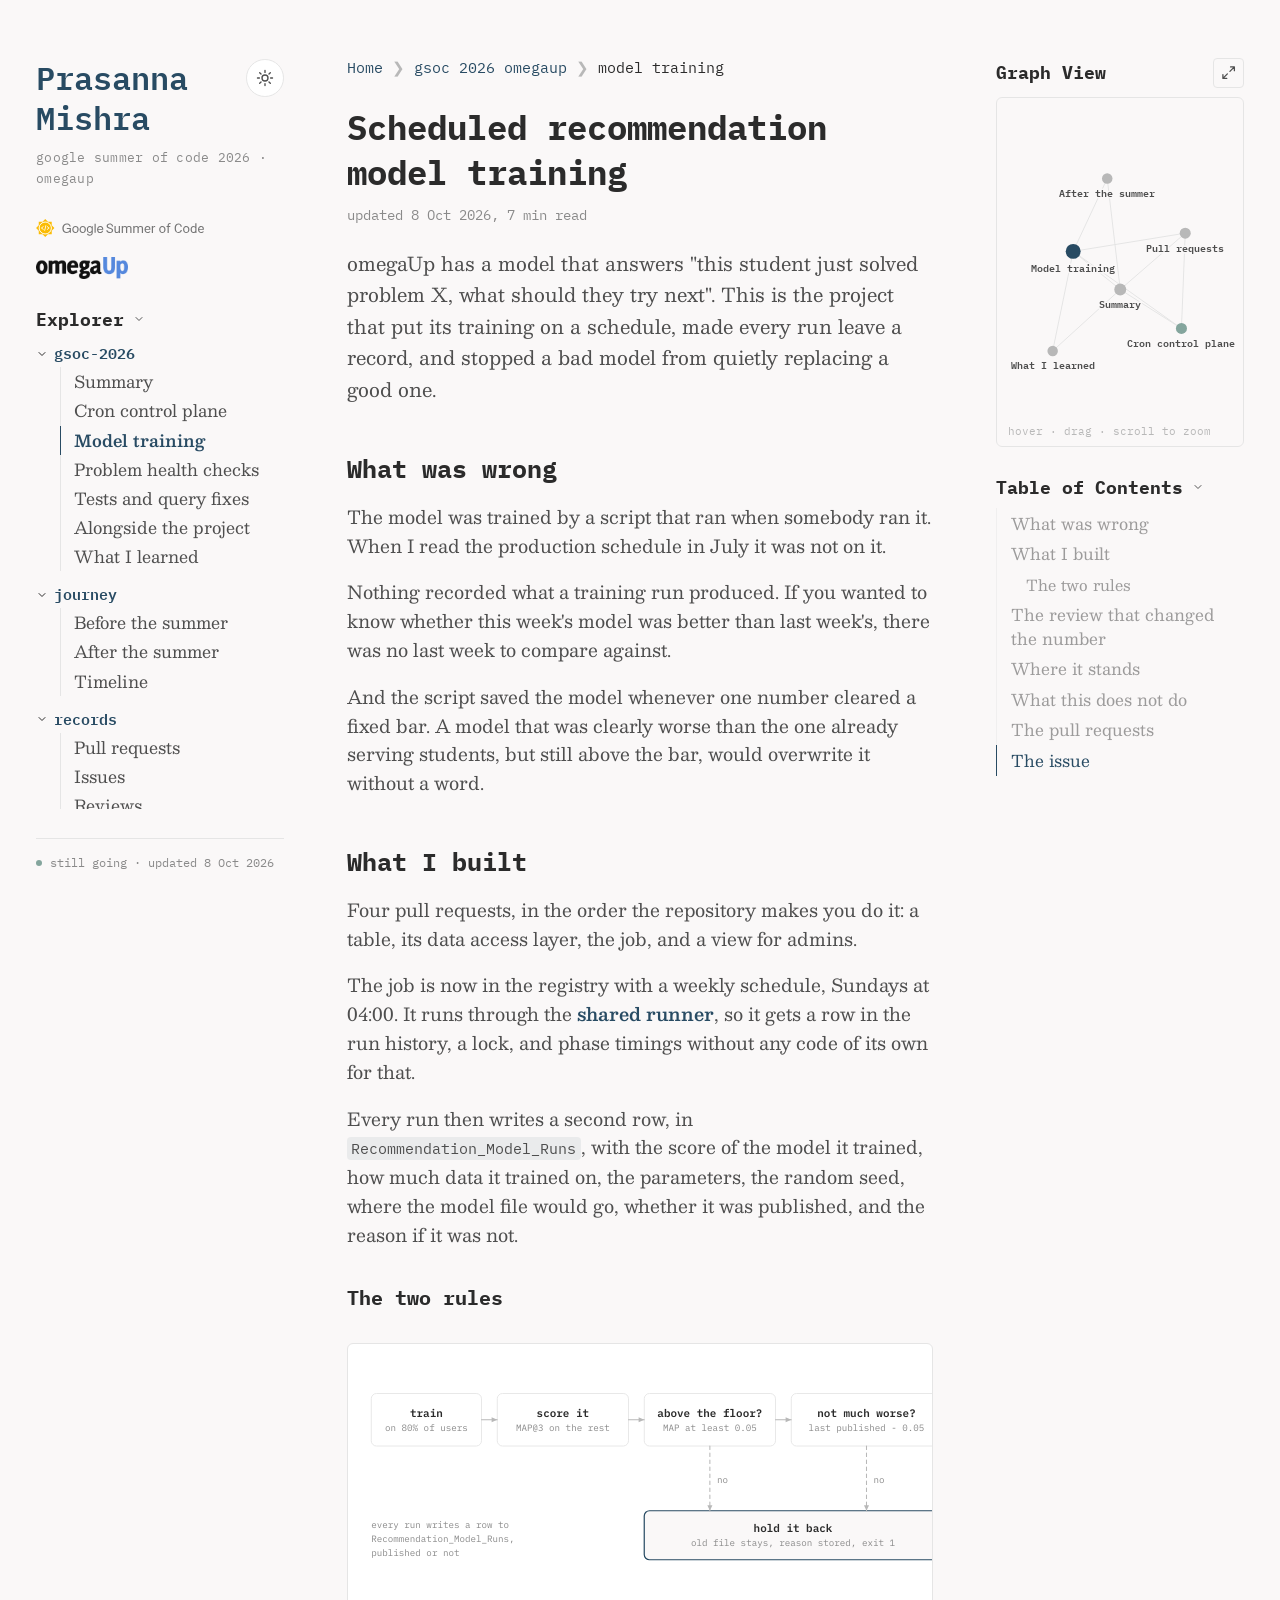
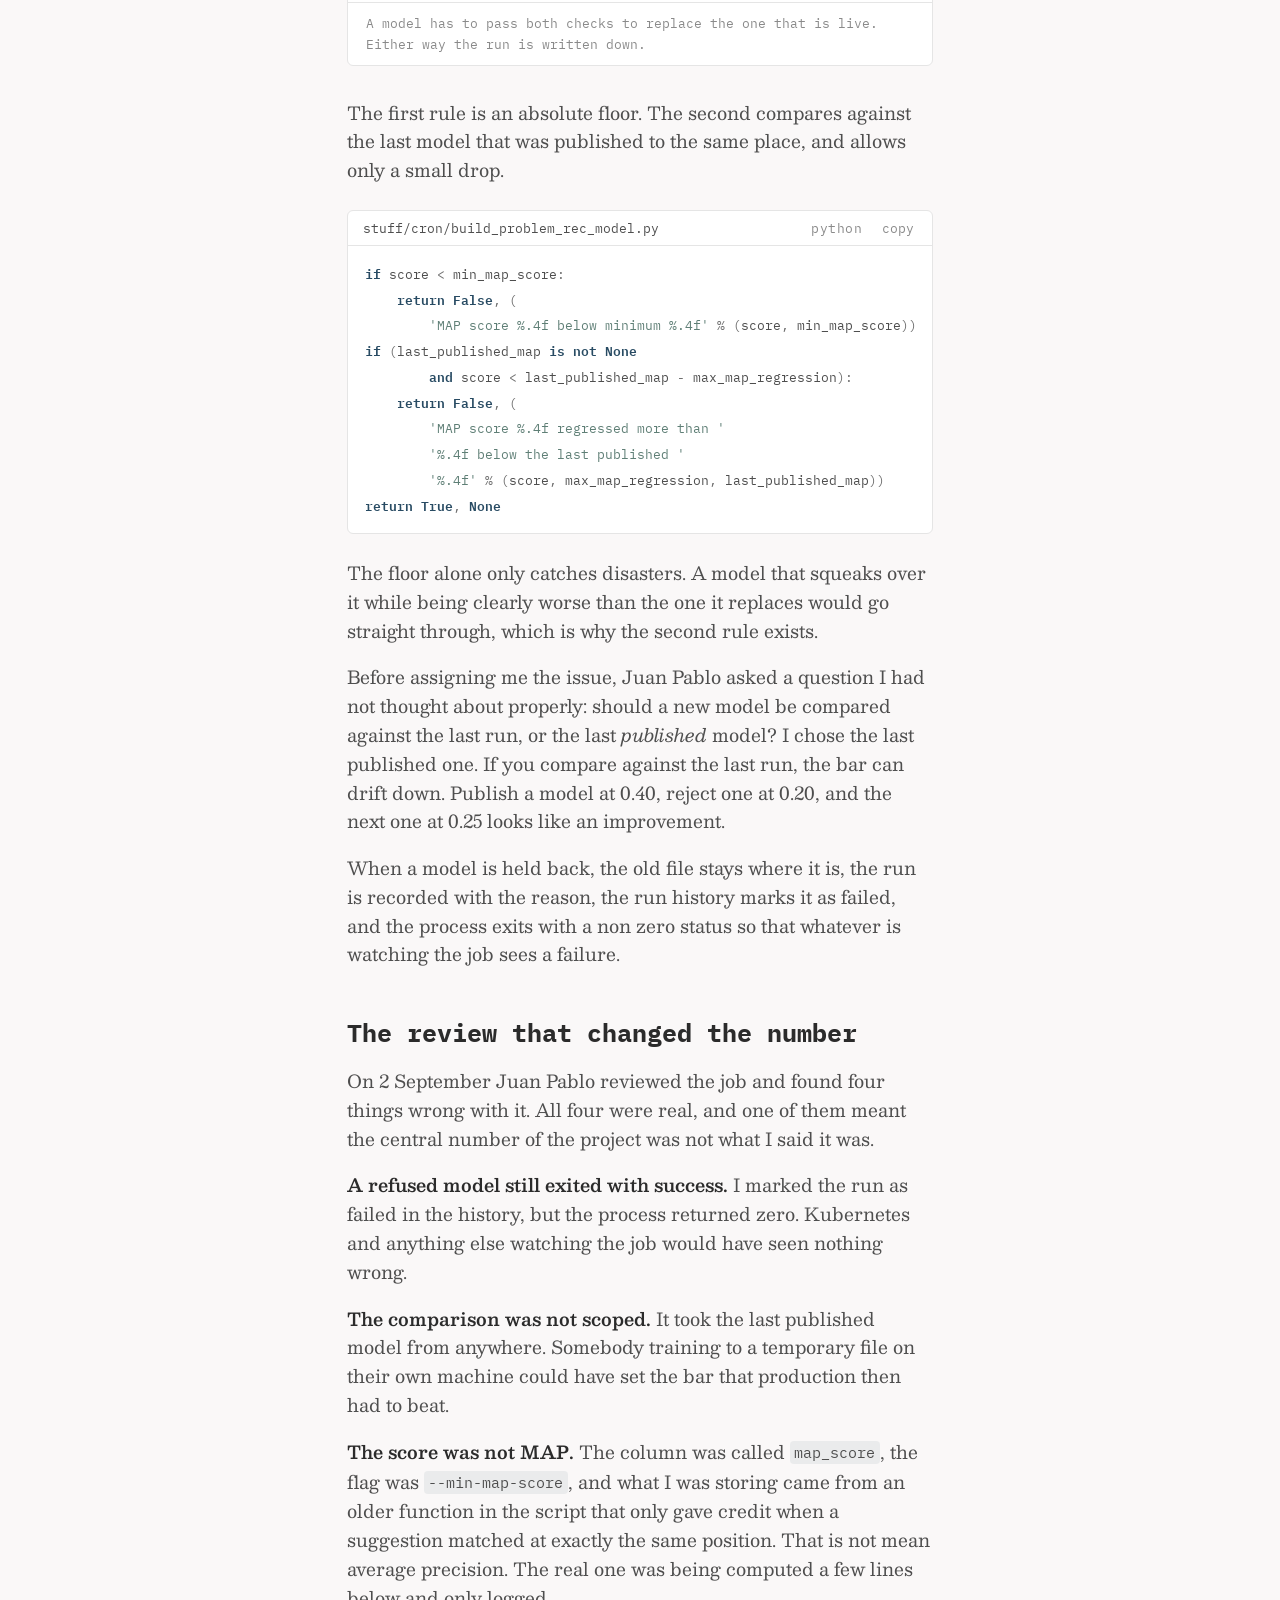
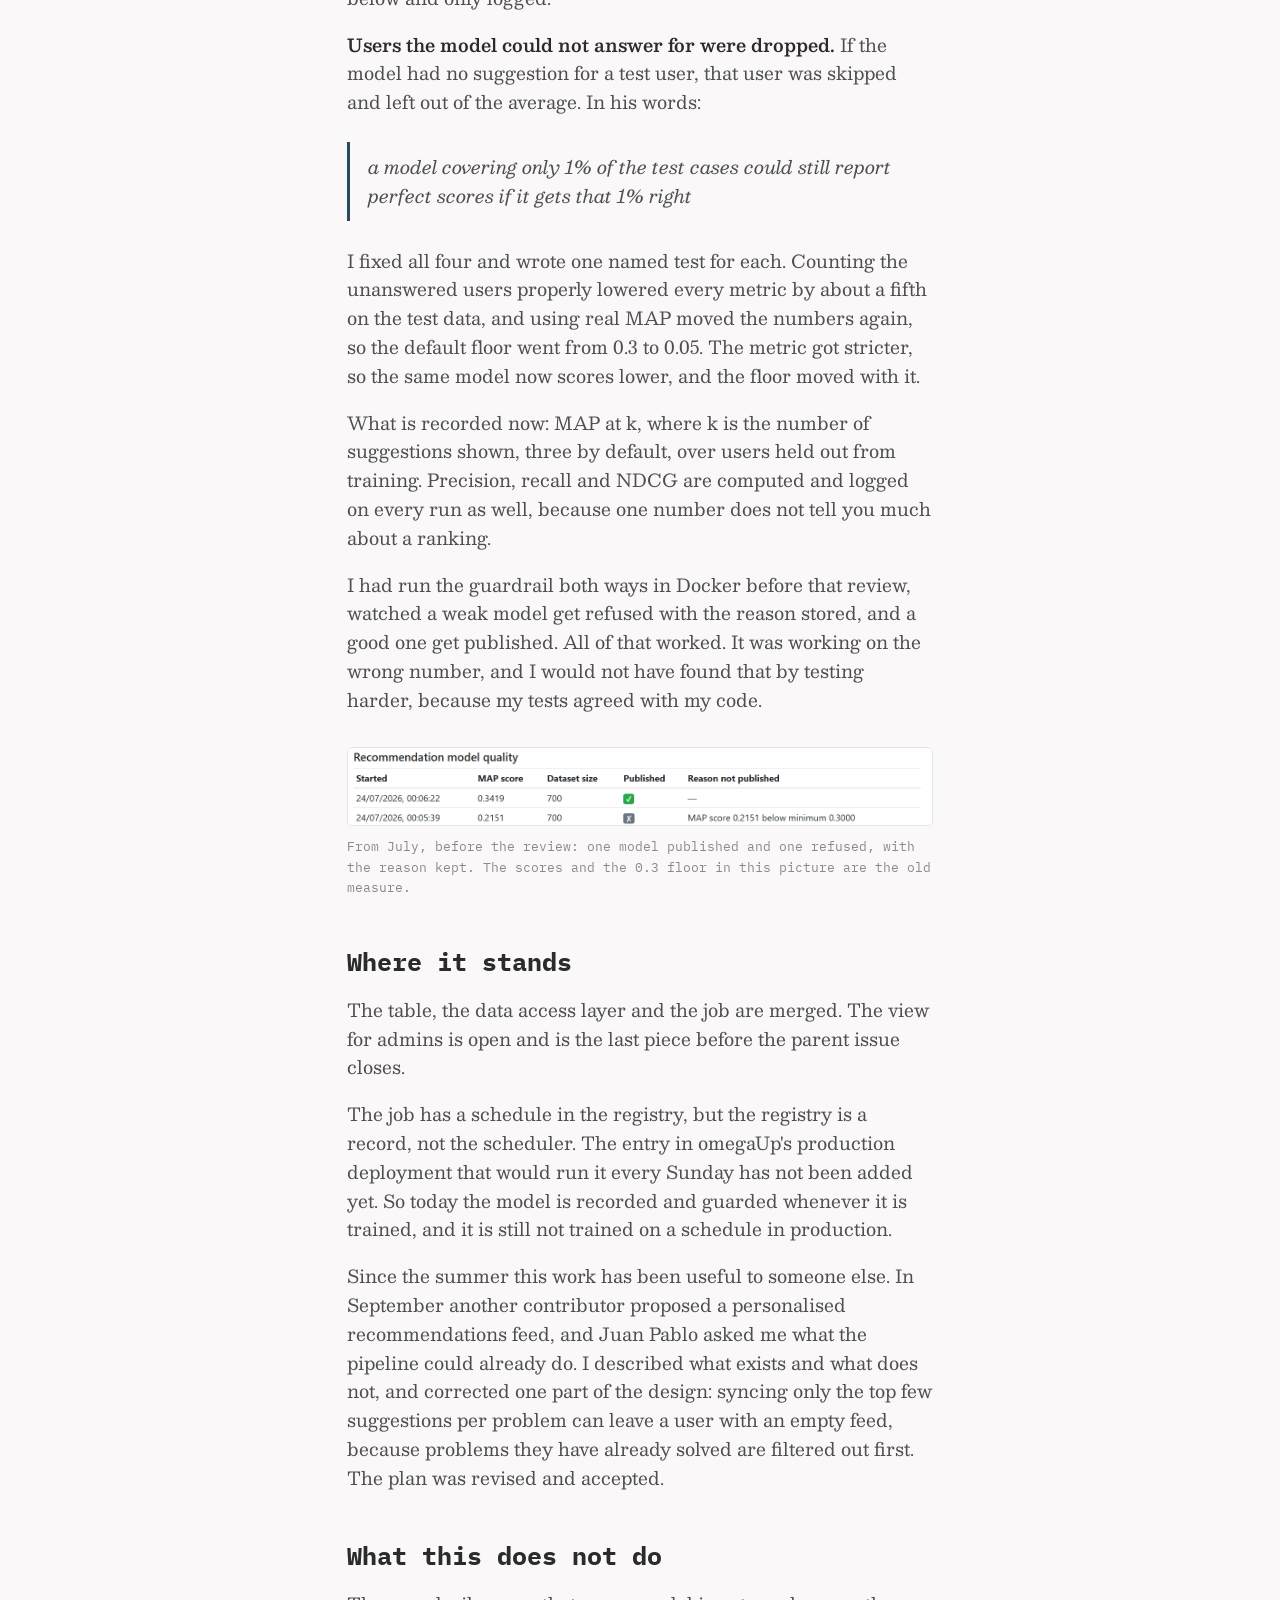
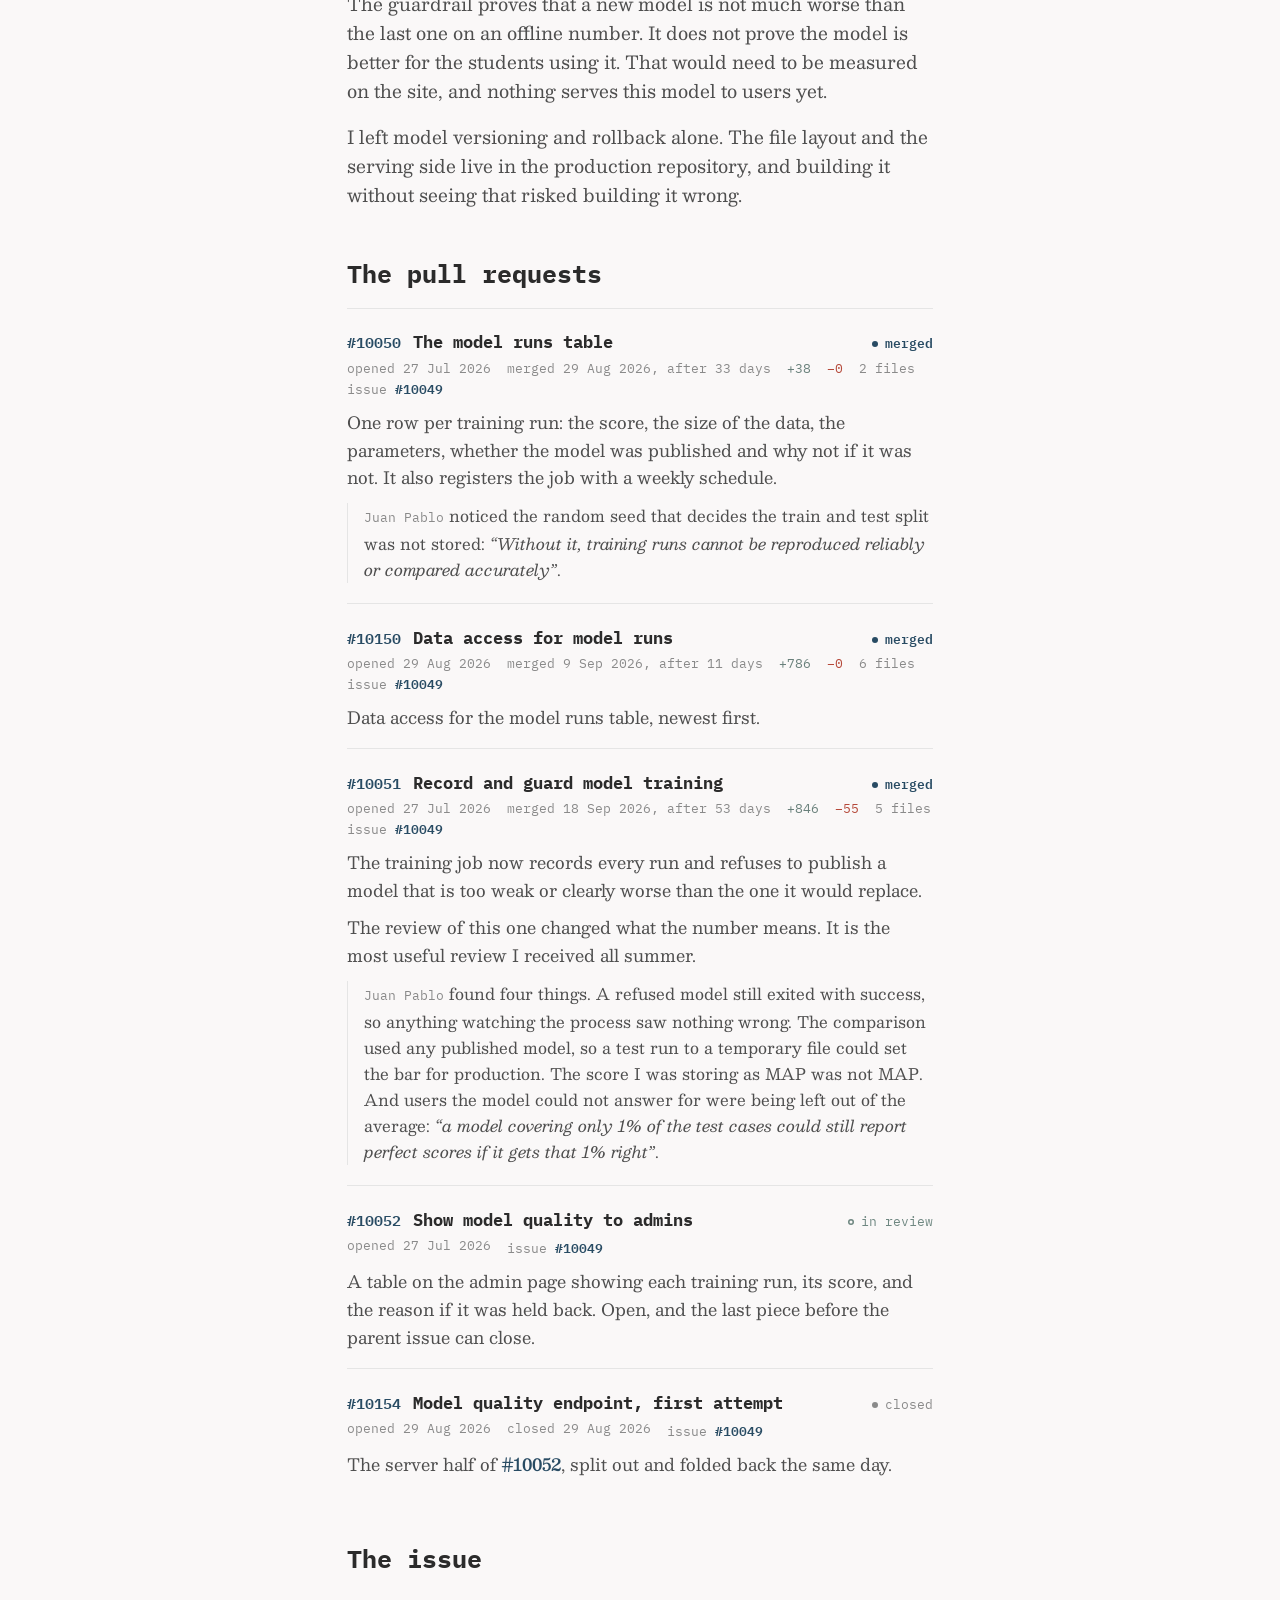
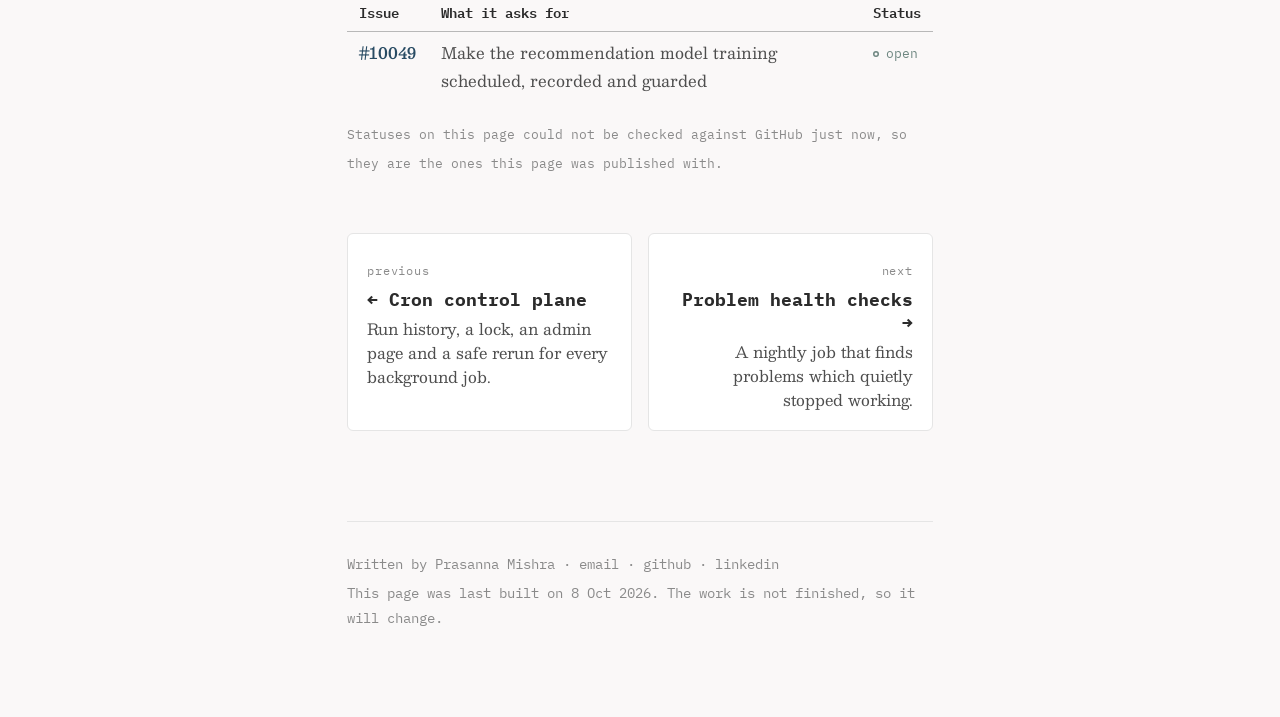
<file: gsoc/model-training.html>
<!DOCTYPE html>
<html lang="en">
<head>
<meta charset="utf-8" />
<meta name="viewport" content="width=device-width, initial-scale=1.0" />
<title>Scheduled recommendation model training | Prasanna Mishra</title>
<meta name="description" content="How omegaUp&#x27;s problem recommendation model went from a script somebody had to remember to run to a scheduled job that records how good each model is and refuses to publish a worse one." />
<meta name="author" content="Prasanna Mishra" />
<meta name="theme-color" content="#faf8f8" />
<link rel="canonical" href="https://prasannamishra001.github.io/prasannamishra/gsoc/model-training.html" />
<meta property="og:title" content="Scheduled recommendation model training" />
<meta property="og:description" content="How omegaUp&#x27;s problem recommendation model went from a script somebody had to remember to run to a scheduled job that records how good each model is and refuses to publish a worse one." />
<meta property="og:type" content="article" />
<link rel="icon" type="image/svg+xml" href="assets/gsoc-icon.svg" />
<script>(function(){try{var t=localStorage.getItem('gsoc-theme');if(t!=='dark'&&t!=='light')t=window.matchMedia&&window.matchMedia('(prefers-color-scheme: dark)').matches?'dark':'light';document.documentElement.setAttribute('data-theme',t);}catch(e){document.documentElement.setAttribute('data-theme','light');}})();</script>
<link rel="preconnect" href="https://fonts.googleapis.com" />
<link rel="preconnect" href="https://fonts.gstatic.com" crossorigin />
<link href="https://fonts.googleapis.com/css2?family=IBM+Plex+Mono:wght@400;600;700&family=Besley:ital,wght@0,400;0,600;1,400;1,600&display=swap" rel="stylesheet" />
<link rel="stylesheet" href="quartz.css" />
</head>
<body data-page="model-training">
<div class="progress" aria-hidden="true"><i></i></div>
<div id="quartz-root" class="page"><div id="quartz-body">

<div class="left sidebar">
  <div>
    <div class="site-head">
      <h2 class="page-title"><a href="index.html">Prasanna Mishra</a></h2>
      <button type="button" class="theme-toggle" id="theme-toggle" aria-label="Switch between light and dark" title="Switch between light and dark"><svg class="sun" viewBox="0 0 24 24" fill="none" stroke="currentColor" stroke-width="1.8" stroke-linecap="round"><circle cx="12" cy="12" r="4"/><path d="M12 2v2.5M12 19.5V22M2 12h2.5M19.5 12H22M4.9 4.9l1.8 1.8M17.3 17.3l1.8 1.8M4.9 19.1l1.8-1.8M17.3 6.7l1.8-1.8"/></svg><svg class="moon" viewBox="0 0 24 24" fill="none" stroke="currentColor" stroke-width="1.8" stroke-linecap="round" stroke-linejoin="round"><path d="M20 14.5A8 8 0 0 1 9.5 4a8 8 0 1 0 10.5 10.5z"/></svg></button>
    </div>
    <p class="site-tag">google summer of code 2026 &middot; omegaup</p>
  </div>
  <div class="sidebar-logos">
    <img src="assets/gsoc-logo.svg" alt="Google Summer of Code" class="gsoc-mark" />
    <img src="assets/omegaup-logo.png" alt="omegaUp" class="org-mark" />
  </div>
  <div class="explorer"><button type="button" class="explorer-toggle" data-fold="explorer-content"><h2>Explorer</h2><svg xmlns="http://www.w3.org/2000/svg" width="12" height="12" viewBox="0 0 24 24" fill="none" stroke="currentColor" stroke-width="2" stroke-linecap="round" stroke-linejoin="round" class="fold"><polyline points="6 9 12 15 18 9"></polyline></svg></button><div class="explorer-content" id="explorer-content"><ul class="explorer-ul"><li><button type="button" class="folder-container" data-fold="folder-gsoc-2026"><svg xmlns="http://www.w3.org/2000/svg" width="12" height="12" viewBox="0 0 24 24" fill="none" stroke="currentColor" stroke-width="2" stroke-linecap="round" stroke-linejoin="round" class="folder-icon"><polyline points="9 18 15 12 9 6"></polyline></svg><span class="folder-title">gsoc-2026</span></button><ul id="folder-gsoc-2026"><li><a href="index.html">Summary</a></li><li><a href="control-plane.html">Cron control plane</a></li><li><a href="model-training.html" class="active">Model training</a></li><li><a href="health-checks.html">Problem health checks</a></li><li><a href="groundwork.html">Tests and query fixes</a></li><li><a href="alongside.html">Alongside the project</a></li><li><a href="lessons.html">What I learned</a></li></ul></li><li><button type="button" class="folder-container" data-fold="folder-journey"><svg xmlns="http://www.w3.org/2000/svg" width="12" height="12" viewBox="0 0 24 24" fill="none" stroke="currentColor" stroke-width="2" stroke-linecap="round" stroke-linejoin="round" class="folder-icon"><polyline points="9 18 15 12 9 6"></polyline></svg><span class="folder-title">journey</span></button><ul id="folder-journey"><li><a href="before-gsoc.html">Before the summer</a></li><li><a href="after-gsoc.html">After the summer</a></li><li><a href="journey.html">Timeline</a></li></ul></li><li><button type="button" class="folder-container" data-fold="folder-records"><svg xmlns="http://www.w3.org/2000/svg" width="12" height="12" viewBox="0 0 24 24" fill="none" stroke="currentColor" stroke-width="2" stroke-linecap="round" stroke-linejoin="round" class="folder-icon"><polyline points="9 18 15 12 9 6"></polyline></svg><span class="folder-title">records</span></button><ul id="folder-records"><li><a href="pull-requests.html">Pull requests</a></li><li><a href="issues.html">Issues</a></li><li><a href="reviews.html">Reviews</a></li></ul></li><li><button type="button" class="folder-container" data-fold="folder-elsewhere"><svg xmlns="http://www.w3.org/2000/svg" width="12" height="12" viewBox="0 0 24 24" fill="none" stroke="currentColor" stroke-width="2" stroke-linecap="round" stroke-linejoin="round" class="folder-icon"><polyline points="9 18 15 12 9 6"></polyline></svg><span class="folder-title">elsewhere</span></button><ul id="folder-elsewhere"><li><a href="../index.html">Back to the portfolio</a></li><li><a href="https://github.com/omegaup/omegaup/pulls?q=is%3Apr+author%3APrasannaMishra001">My pull requests on GitHub</a></li><li><a href="https://github.com/omegaup/omegaup/issues/9992">The control plane issue</a></li><li><a href="https://summerofcode.withgoogle.com/">Google Summer of Code</a></li></ul></li></ul></div></div>
  <p class="sidebar-updated"><span class="pulse"></span>still going &middot; updated 8 Oct 2026</p>
</div>

<div class="center">
  <div class="page-header">
    <nav class="breadcrumb-container" aria-label="breadcrumbs"><div class="breadcrumb-element"><a href="../index.html">Home</a><p>&#10095;</p></div><div class="breadcrumb-element"><a href="index.html">gsoc 2026 omegaup</a><p>&#10095;</p></div><div class="breadcrumb-element"><a href="model-training.html">model training</a></div></nav>
    <h1 class="article-title">Scheduled recommendation model training</h1>
    <p class="content-meta"><time datetime="2026-10-08">updated 8 Oct 2026</time><span>7 min read</span></p>
  </div>
  <article>
<p class="lede">omegaUp has a model that answers "this student just solved problem X, what should they try
next". This is the project that put its training on a schedule, made every run leave a record, and stopped a
bad model from quietly replacing a good one.</p>

<h2 id="what-was-wrong">What was wrong<a role="anchor" aria-hidden="true" tabindex="-1" href="#what-was-wrong" class="anchor">#</a></h2>
<p>The model was trained by a script that ran when somebody ran it. When I read the production schedule in July
it was not on it.</p>
<p>Nothing recorded what a training run produced. If you wanted to know whether this week's model was better
than last week's, there was no last week to compare against.</p>
<p>And the script saved the model whenever one number cleared a fixed bar. A model that was clearly worse than
the one already serving students, but still above the bar, would overwrite it without a word.</p>
<h2 id="what-i-built">What I built<a role="anchor" aria-hidden="true" tabindex="-1" href="#what-i-built" class="anchor">#</a></h2>
<p>Four pull requests, in the order the repository makes you do it: a table, its data access layer, the job, and
a view for admins.</p>
<p>The job is now in the registry with a weekly schedule, Sundays at 04:00. It runs through the
<a href="control-plane.html#one-runner">shared runner</a>, so it gets a row in the run history, a lock, and phase
timings without any code of its own for that.</p>
<p>Every run then writes a second row, in <code>Recommendation_Model_Runs</code>, with the score of the model it trained,
how much data it trained on, the parameters, the random seed, where the model file would go, whether it was
published, and the reason if it was not.</p>
<h3 id="the-two-rules">The two rules<a role="anchor" aria-hidden="true" tabindex="-1" href="#the-two-rules" class="anchor">#</a></h3>
<figure class="diagram reveal"><div class="diagram-body"><svg viewBox="0 0 800 262" role="img" aria-label="What decides whether a trained model is published" style="--minw:700px" xmlns="http://www.w3.org/2000/svg"><rect x="6" y="36" width="126" height="60" rx="6" class="d-box soft"/><text x="69.0" y="62.5" class="d-t" text-anchor="middle">train</text><text x="69.0" y="78.5" class="d-s" text-anchor="middle">on 80% of users</text><rect x="150" y="36" width="150" height="60" rx="6" class="d-box soft"/><text x="225.0" y="62.5" class="d-t" text-anchor="middle">score it</text><text x="225.0" y="78.5" class="d-s" text-anchor="middle">MAP@3 on the rest</text><polyline points="132,66.0 150,66.0" class="d-line " stroke-linejoin="round" stroke-linecap="round"/><polygon points="150,66.0 143.6,68.9 143.6,63.1" class="d-head "/><rect x="318" y="36" width="150" height="60" rx="6" class="d-box soft"/><text x="393.0" y="62.5" class="d-t" text-anchor="middle">above the floor?</text><text x="393.0" y="78.5" class="d-s" text-anchor="middle">MAP at least 0.05</text><polyline points="300,66.0 318,66.0" class="d-line " stroke-linejoin="round" stroke-linecap="round"/><polygon points="318,66.0 311.6,68.9 311.6,63.1" class="d-head "/><rect x="486" y="36" width="172" height="60" rx="6" class="d-box soft"/><text x="572.0" y="62.5" class="d-t" text-anchor="middle">not much worse?</text><text x="572.0" y="78.5" class="d-s" text-anchor="middle">last published - 0.05</text><polyline points="468,66.0 486,66.0" class="d-line " stroke-linejoin="round" stroke-linecap="round"/><polygon points="486,66.0 479.6,68.9 479.6,63.1" class="d-head "/><rect x="676" y="36" width="118" height="60" rx="6" class="d-box ink"/><text x="735.0" y="62.5" class="d-t on-ink" text-anchor="middle">publish</text><text x="735.0" y="78.5" class="d-s on-ink" text-anchor="middle">write the file</text><polyline points="658,66.0 676,66.0" class="d-line " stroke-linejoin="round" stroke-linecap="round"/><polygon points="676,66.0 669.6,68.9 669.6,63.1" class="d-head "/><rect x="318" y="170" width="340" height="56" rx="6" class="d-box key"/><text x="488.0" y="194.5" class="d-t" text-anchor="middle">hold it back</text><text x="488.0" y="210.5" class="d-s" text-anchor="middle">old file stays, reason stored, exit 1</text><polyline points="393,96 393,170" class="d-line dash" stroke-linejoin="round" stroke-linecap="round"/><polygon points="393,170 390.1,163.6 395.9,163.6" class="d-head "/><text x="401" y="138" class="d-note" text-anchor="start">no</text><polyline points="572,96 572,170" class="d-line dash" stroke-linejoin="round" stroke-linecap="round"/><polygon points="572,170 569.1,163.6 574.9,163.6" class="d-head "/><text x="580" y="138" class="d-note" text-anchor="start">no</text><text x="6" y="190" class="d-note" text-anchor="start">every run writes a row to</text><text x="6" y="206" class="d-note" text-anchor="start">Recommendation_Model_Runs,</text><text x="6" y="222" class="d-note" text-anchor="start">published or not</text></svg></div><figcaption>A model has to pass both checks to replace the one that is live. Either way the run is written down.</figcaption></figure>

<p>The first rule is an absolute floor. The second compares against the last model that was published to the
same place, and allows only a small drop.</p>
<div class="codeblock reveal"><div class="codeblock-head"><span class="file">stuff/cron/build_problem_rec_model.py</span><span class="lang">python</span><button type="button">copy</button></div><pre class="hl"><code><span class="k">if</span> <span class="n">score</span> <span class="o">&lt;</span> <span class="n">min_map_score</span><span class="p">:</span>
    <span class="k">return</span> <span class="kc">False</span><span class="p">,</span> <span class="p">(</span>
        <span class="s1">&#39;MAP score </span><span class="si">%.4f</span><span class="s1"> below minimum </span><span class="si">%.4f</span><span class="s1">&#39;</span> <span class="o">%</span> <span class="p">(</span><span class="n">score</span><span class="p">,</span> <span class="n">min_map_score</span><span class="p">))</span>
<span class="k">if</span> <span class="p">(</span><span class="n">last_published_map</span> <span class="ow">is</span> <span class="ow">not</span> <span class="kc">None</span>
        <span class="ow">and</span> <span class="n">score</span> <span class="o">&lt;</span> <span class="n">last_published_map</span> <span class="o">-</span> <span class="n">max_map_regression</span><span class="p">):</span>
    <span class="k">return</span> <span class="kc">False</span><span class="p">,</span> <span class="p">(</span>
        <span class="s1">&#39;MAP score </span><span class="si">%.4f</span><span class="s1"> regressed more than &#39;</span>
        <span class="s1">&#39;</span><span class="si">%.4f</span><span class="s1"> below the last published &#39;</span>
        <span class="s1">&#39;</span><span class="si">%.4f</span><span class="s1">&#39;</span> <span class="o">%</span> <span class="p">(</span><span class="n">score</span><span class="p">,</span> <span class="n">max_map_regression</span><span class="p">,</span> <span class="n">last_published_map</span><span class="p">))</span>
<span class="k">return</span> <span class="kc">True</span><span class="p">,</span> <span class="kc">None</span></code></pre></div>

<p>The floor alone only catches disasters. A model that squeaks over it while being clearly worse than the one
it replaces would go straight through, which is why the second rule exists.</p>
<p>Before assigning me the issue, Juan Pablo asked a question I had not thought about properly: should a new
model be compared against the last run, or the last <em>published</em> model? I chose the last published one. If
you compare against the last run, the bar can drift down. Publish a model at 0.40, reject one at 0.20, and
the next one at 0.25 looks like an improvement.</p>
<p>When a model is held back, the old file stays where it is, the run is recorded with the reason, the run
history marks it as failed, and the process exits with a non zero status so that whatever is watching the
job sees a failure.</p>
<h2 id="the-review">The review that changed the number<a role="anchor" aria-hidden="true" tabindex="-1" href="#the-review" class="anchor">#</a></h2>
<p>On 2 September Juan Pablo reviewed the job and found four things wrong with it. All four were real, and one
of them meant the central number of the project was not what I said it was.</p>
<p><strong>A refused model still exited with success.</strong> I marked the run as failed in the history, but the process
returned zero. Kubernetes and anything else watching the job would have seen nothing wrong.</p>
<p><strong>The comparison was not scoped.</strong> It took the last published model from anywhere. Somebody training to a
temporary file on their own machine could have set the bar that production then had to beat.</p>
<p><strong>The score was not MAP.</strong> The column was called <code>map_score</code>, the flag was <code>--min-map-score</code>, and what I was
storing came from an older function in the script that only gave credit when a suggestion matched at exactly
the same position. That is not mean average precision. The real one was being computed a few lines below and
only logged.</p>
<p><strong>Users the model could not answer for were dropped.</strong> If the model had no suggestion for a test user, that
user was skipped and left out of the average. In his words:</p>
<blockquote>
<p>a model covering only 1% of the test cases could still report perfect scores if it gets that 1% right</p>
</blockquote>
<p>I fixed all four and wrote one named test for each. Counting the unanswered users properly lowered every
metric by about a fifth on the test data, and using real MAP moved the numbers again, so the default floor
went from 0.3 to 0.05. The metric got stricter, so the same model now scores lower, and the floor moved
with it.</p>
<p>What is recorded now: MAP at k, where k is the number of suggestions shown, three by default, over users
held out from training. Precision, recall and NDCG are computed and logged on every run as well, because
one number does not tell you much about a ranking.</p>
<p>I had run the guardrail both ways in Docker before that review, watched a weak model get refused with the
reason stored, and a good one get published. All of that worked. It was working on the wrong number, and I
would not have found that by testing harder, because my tests agreed with my code.</p>
<figure class="zoomable reveal l "><img src="assets/shot/model-quality.png" alt="From July, before the review: one model published and one refused, with the reason kept. The scores and the 0.3 floor in this picture are the old measure." width="1290" height="170" loading="lazy" decoding="async" /><figcaption>From July, before the review: one model published and one refused, with the reason kept. The scores and the 0.3 floor in this picture are the old measure.</figcaption></figure>

<h2 id="where-it-stands">Where it stands<a role="anchor" aria-hidden="true" tabindex="-1" href="#where-it-stands" class="anchor">#</a></h2>
<p>The table, the data access layer and the job are merged. The view for admins is open and is the last piece
before the parent issue closes.</p>
<p>The job has a schedule in the registry, but the registry is a record, not the scheduler. The entry in
omegaUp's production deployment that would run it every Sunday has not been added yet. So today the model is
recorded and guarded whenever it is trained, and it is still not trained on a schedule in production.</p>
<p>Since the summer this work has been useful to someone else. In September another contributor proposed a
personalised recommendations feed, and Juan Pablo asked me what the pipeline could already do. I described
what exists and what does not, and corrected one part of the design: syncing only the top few suggestions
per problem can leave a user with an empty feed, because problems they have already solved are filtered out
first. The plan was revised and accepted.</p>
<h2 id="limits">What this does not do<a role="anchor" aria-hidden="true" tabindex="-1" href="#limits" class="anchor">#</a></h2>
<p>The guardrail proves that a new model is not much worse than the last one on an offline number. It does not
prove the model is better for the students using it. That would need to be measured on the site, and nothing
serves this model to users yet.</p>
<p>I left model versioning and rollback alone. The file layout and the serving side live in the production
repository, and building it without seeing that risked building it wrong.</p>
<h2 id="pull-requests">The pull requests<a role="anchor" aria-hidden="true" tabindex="-1" href="#pull-requests" class="anchor">#</a></h2>
<section class="record" id="pr-10050"><div class="record-head"><a class="n" href="https://github.com/omegaup/omegaup/pull/10050">#10050</a><h4>The model runs table</h4><span class="pr-state pr-state-merged" data-state-for="pull/10050">merged</span></div><div class="record-meta"><span>opened 27 Jul 2026</span><span>merged 29 Aug 2026, after 33 days</span><span class="add">+38</span><span class="del">&minus;0</span><span>2 files</span><span>issue <a href="https://github.com/omegaup/omegaup/issues/10049">#10049</a></span></div><p>One row per training run: the score, the size of the data, the parameters, whether the model was published
and why not if it was not. It also registers the job with a weekly schedule.</p><div class="review"><p><span class="who">Juan Pablo</span> noticed the random seed that decides the train and test split was not stored: <q>Without it, training runs cannot be reproduced reliably or compared accurately</q>.</p></div></section><section class="record" id="pr-10150"><div class="record-head"><a class="n" href="https://github.com/omegaup/omegaup/pull/10150">#10150</a><h4>Data access for model runs</h4><span class="pr-state pr-state-merged" data-state-for="pull/10150">merged</span></div><div class="record-meta"><span>opened 29 Aug 2026</span><span>merged 9 Sep 2026, after 11 days</span><span class="add">+786</span><span class="del">&minus;0</span><span>6 files</span><span>issue <a href="https://github.com/omegaup/omegaup/issues/10049">#10049</a></span></div><p>Data access for the model runs table, newest first.</p></section><section class="record" id="pr-10051"><div class="record-head"><a class="n" href="https://github.com/omegaup/omegaup/pull/10051">#10051</a><h4>Record and guard model training</h4><span class="pr-state pr-state-merged" data-state-for="pull/10051">merged</span></div><div class="record-meta"><span>opened 27 Jul 2026</span><span>merged 18 Sep 2026, after 53 days</span><span class="add">+846</span><span class="del">&minus;55</span><span>5 files</span><span>issue <a href="https://github.com/omegaup/omegaup/issues/10049">#10049</a></span></div><p>The training job now records every run and refuses to publish a model that is too weak or clearly worse than
the one it would replace.</p><p>The review of this one changed what the number means. It is the most useful review I received all summer.</p><div class="review"><p><span class="who">Juan Pablo</span> found four things. A refused model still exited with success, so anything watching the process saw nothing wrong. The comparison used any published model, so a test run to a temporary file could set the bar for production. The score I was storing as MAP was not MAP. And users the model could not answer for were being left out of the average: <q>a model covering only 1% of the test cases could still report perfect scores if it gets that 1% right</q>.</p></div></section><section class="record" id="pr-10052"><div class="record-head"><a class="n" href="https://github.com/omegaup/omegaup/pull/10052">#10052</a><h4>Show model quality to admins</h4><span class="pr-state pr-state-in-review" data-state-for="pull/10052">in review</span></div><div class="record-meta"><span>opened 27 Jul 2026</span><span>issue <a href="https://github.com/omegaup/omegaup/issues/10049">#10049</a></span></div><p>A table on the admin page showing each training run, its score, and the reason if it was held back. Open, and
the last piece before the parent issue can close.</p></section><section class="record" id="pr-10154"><div class="record-head"><a class="n" href="https://github.com/omegaup/omegaup/pull/10154">#10154</a><h4>Model quality endpoint, first attempt</h4><span class="pr-state pr-state-closed" data-state-for="pull/10154">closed</span></div><div class="record-meta"><span>opened 29 Aug 2026</span><span>closed 29 Aug 2026</span><span>issue <a href="https://github.com/omegaup/omegaup/issues/10049">#10049</a></span></div><p>The server half of <a href="https://github.com/omegaup/omegaup/pull/10052">#10052</a>, split out and folded back the same day.</p></section>

<h2 id="issues">The issue<a role="anchor" aria-hidden="true" tabindex="-1" href="#issues" class="anchor">#</a></h2>
<div class="table-container"><table><thead><tr><th>Issue</th><th>What it asks for</th><th>Status</th></tr></thead><tbody><tr><td><a href="https://github.com/omegaup/omegaup/issues/10049">#10049</a></td><td>Make the recommendation model training scheduled, recorded and guarded</td><td class="pr-state pr-state-open" data-state-for="issues/10049">open</td></tr></tbody></table></div>
<div class="next-prev"><a class="card" href="control-plane.html"><span class="k">previous</span><h4>&larr; Cron control plane</h4><p>Run history, a lock, an admin page and a safe rerun for every background job.</p></a><a class="card" href="health-checks.html"><span class="k">next</span><h4>Problem health checks &rarr;</h4><p>A nightly job that finds problems which quietly stopped working.</p></a></div>
  </article>
  <footer class="site-footer">
    <p>Written by Prasanna Mishra &middot; <a href="mailto:mishra.prasanna838@gmail.com">email</a> &middot; <a href="https://github.com/PrasannaMishra001">github</a> &middot; <a href="https://www.linkedin.com/in/prasanna-mishra-871269367">linkedin</a></p>
    <p>This page was last built on 8 Oct 2026. The work is not finished, so it will change.</p>
  </footer>
</div>

<div class="right sidebar">
  <div class="graph desktop-only">
    <div class="graph-head"><h3>Graph View</h3><button type="button" class="icon-btn" id="graph-open" aria-label="Open the full graph" title="Open the full graph"><svg viewBox="0 0 24 24" fill="none" stroke="currentColor" stroke-width="2" stroke-linecap="round" stroke-linejoin="round"><path d="M15 3h6v6M9 21H3v-6M21 3l-7 7M3 21l7-7"/></svg></button></div>
    <div class="graph-container" id="graph-container"></div>
  </div>
  <div class="toc desktop-only"><button type="button" class="toc-toggle" data-fold="toc-content"><h3>Table of Contents</h3><svg xmlns="http://www.w3.org/2000/svg" width="12" height="12" viewBox="0 0 24 24" fill="none" stroke="currentColor" stroke-width="2" stroke-linecap="round" stroke-linejoin="round" class="fold"><polyline points="6 9 12 15 18 9"></polyline></svg></button><ul class="toc-content" id="toc-content"><li class="depth-0"><a href="#what-was-wrong">What was wrong</a></li><li class="depth-0"><a href="#what-i-built">What I built</a></li><li class="depth-1"><a href="#the-two-rules">The two rules</a></li><li class="depth-0"><a href="#the-review">The review that changed the number</a></li><li class="depth-0"><a href="#where-it-stands">Where it stands</a></li><li class="depth-0"><a href="#limits">What this does not do</a></li><li class="depth-0"><a href="#pull-requests">The pull requests</a></li><li class="depth-0"><a href="#issues">The issue</a></li></ul></div>
</div>

</div></div>
<script src="graph-data.js"></script><script src="quartz.js"></script><script src="pr-status.js"></script>
</body>
</html>
</file>
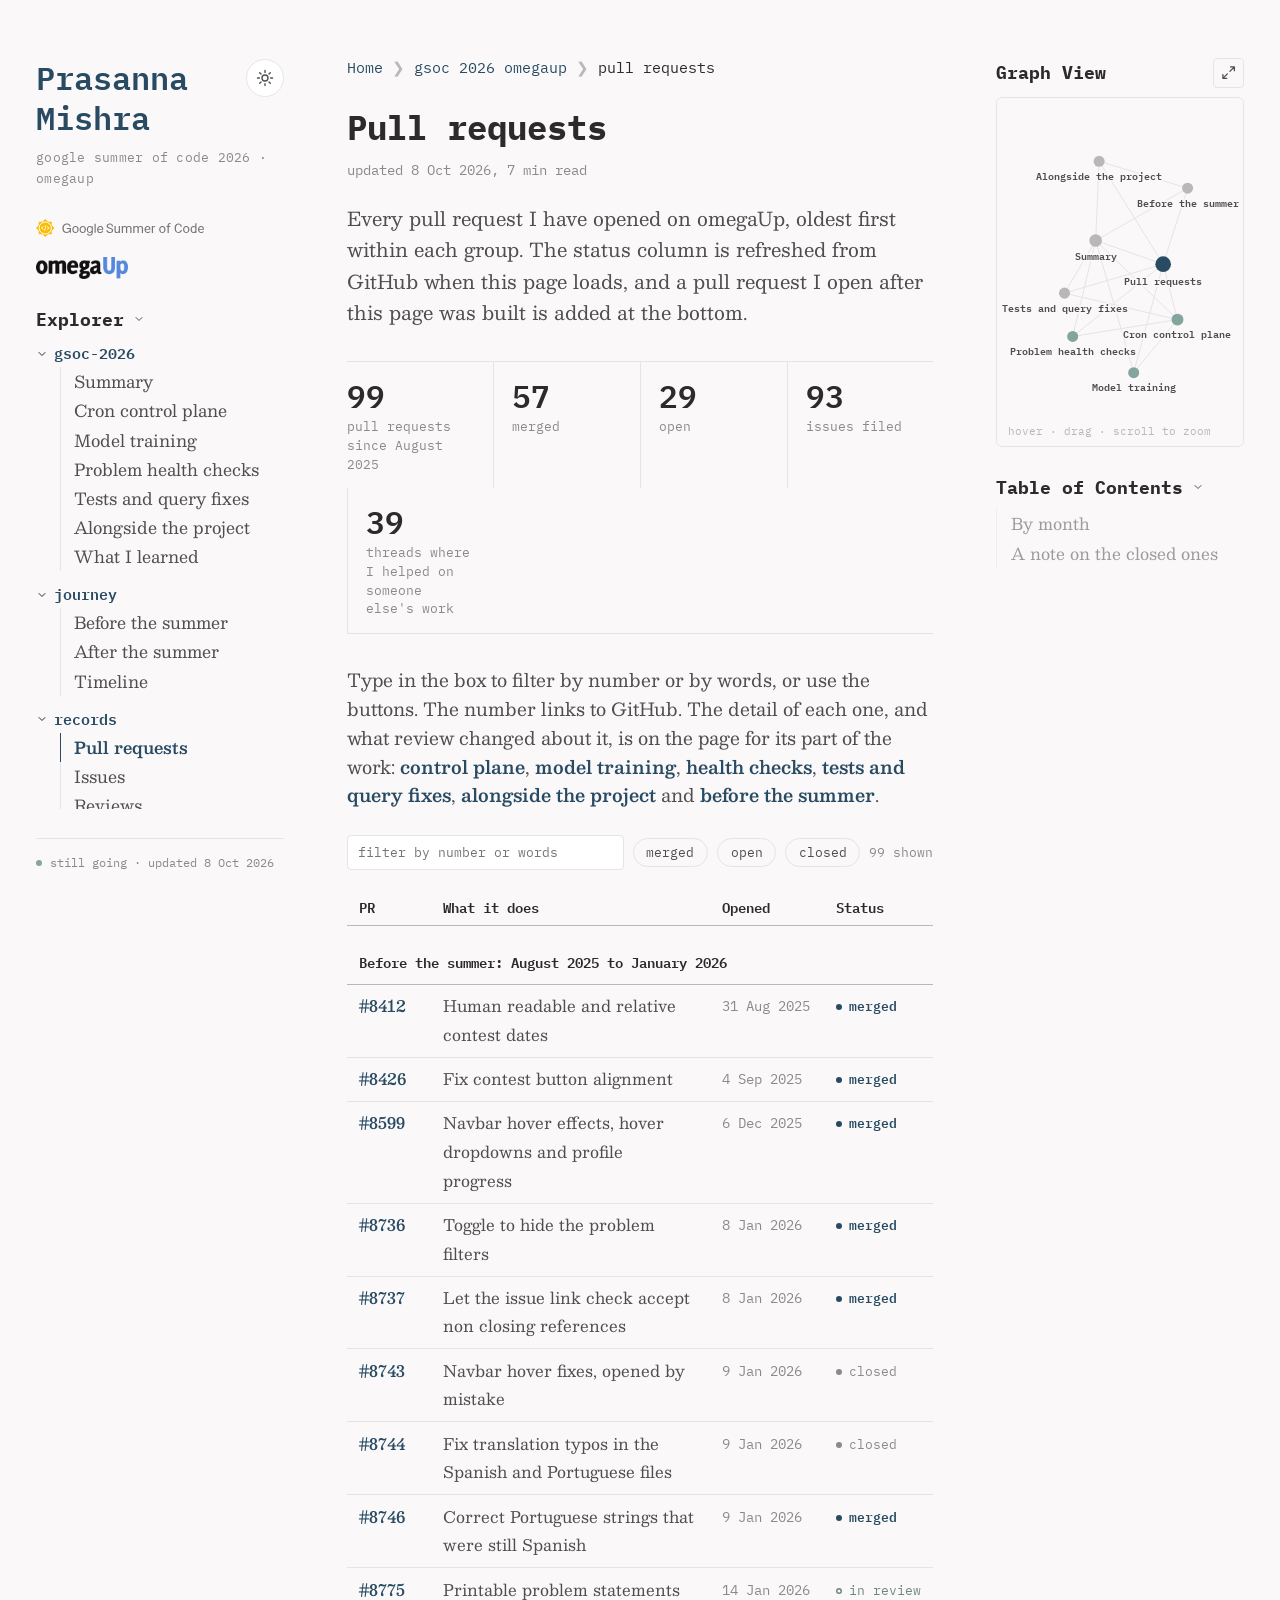
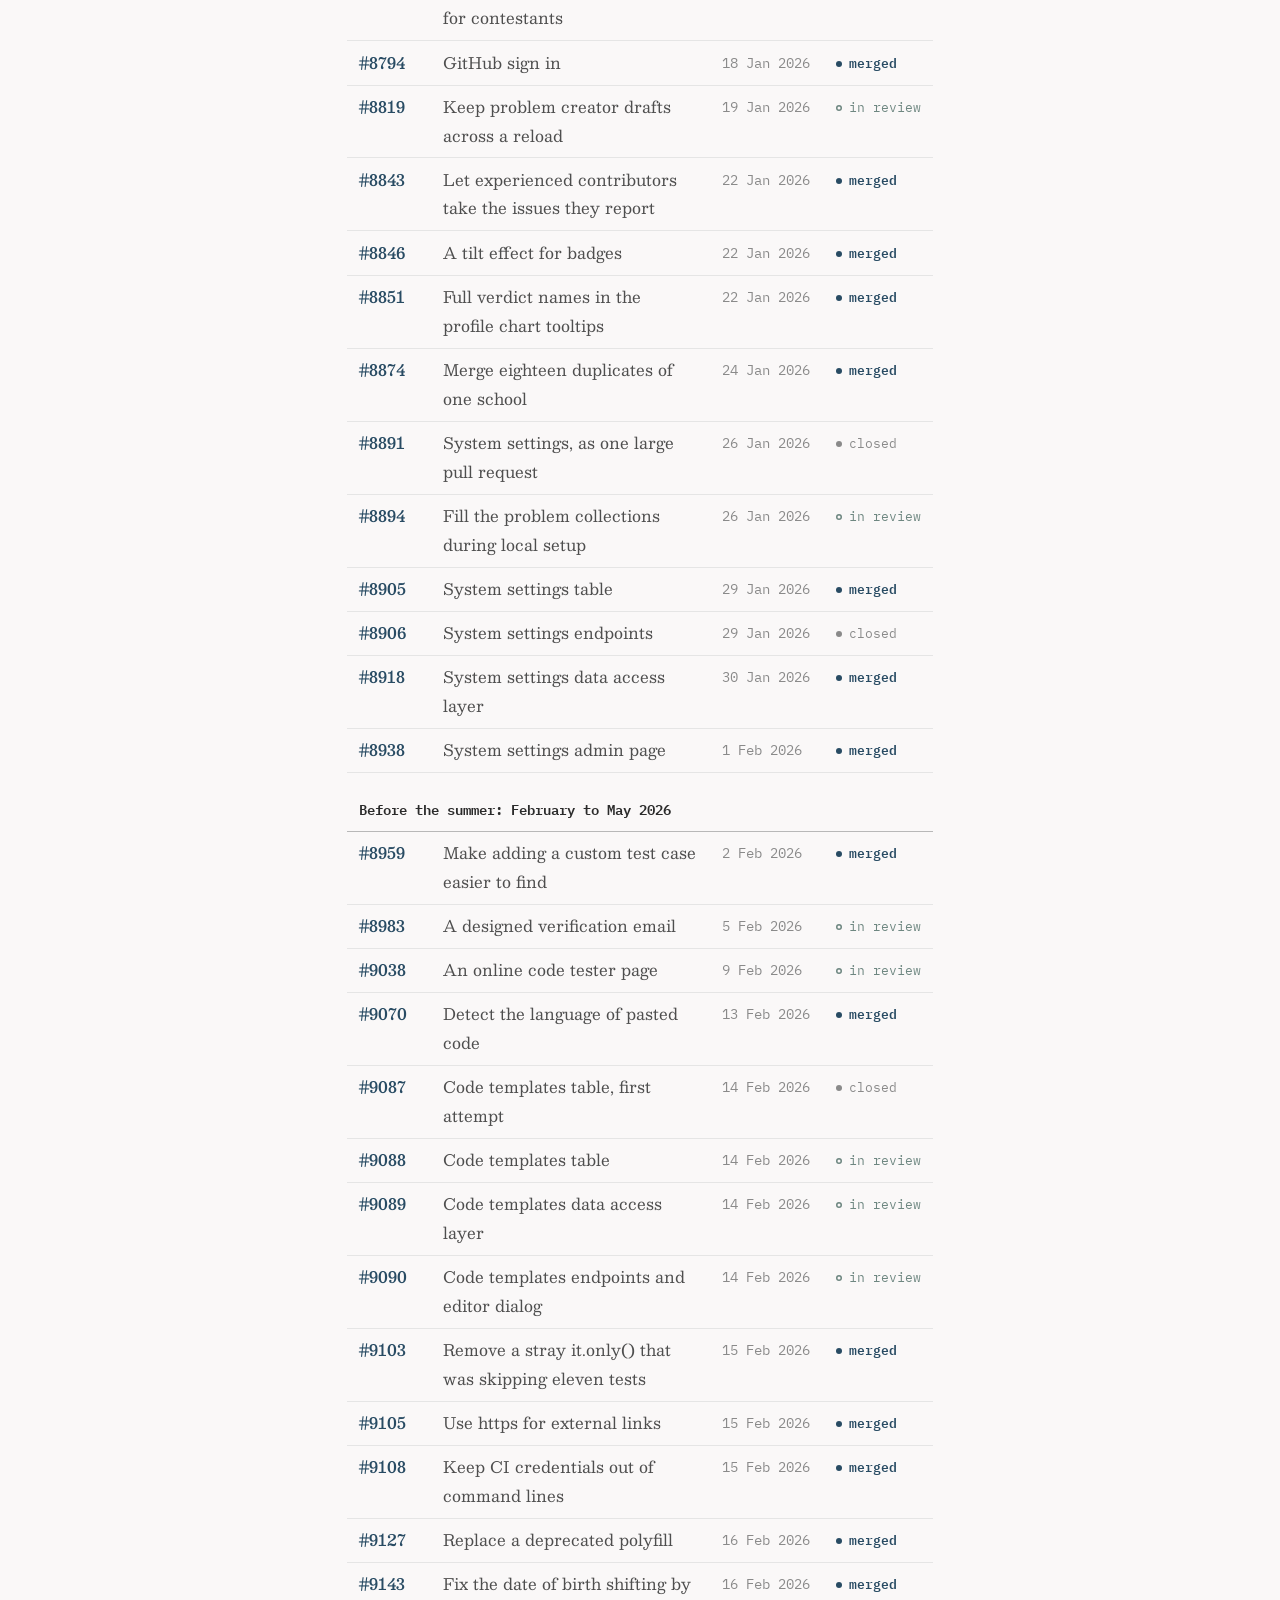
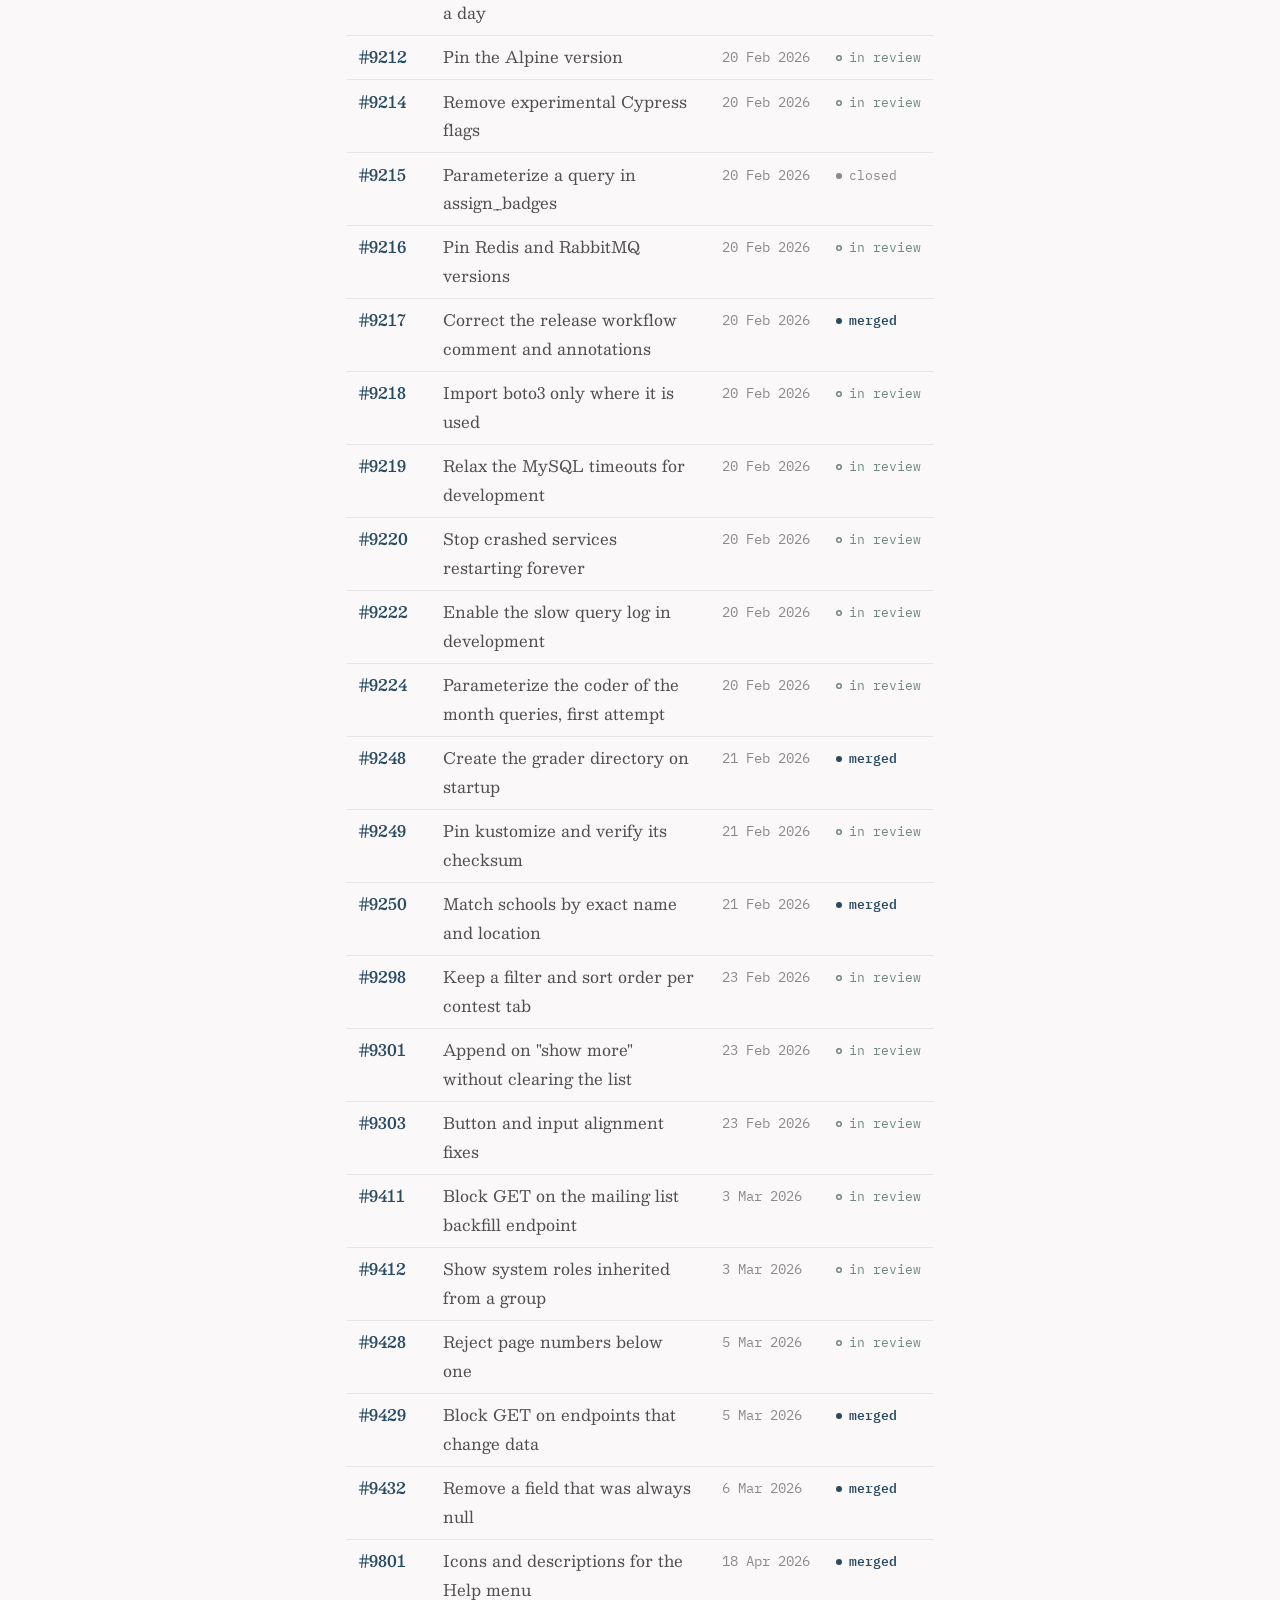
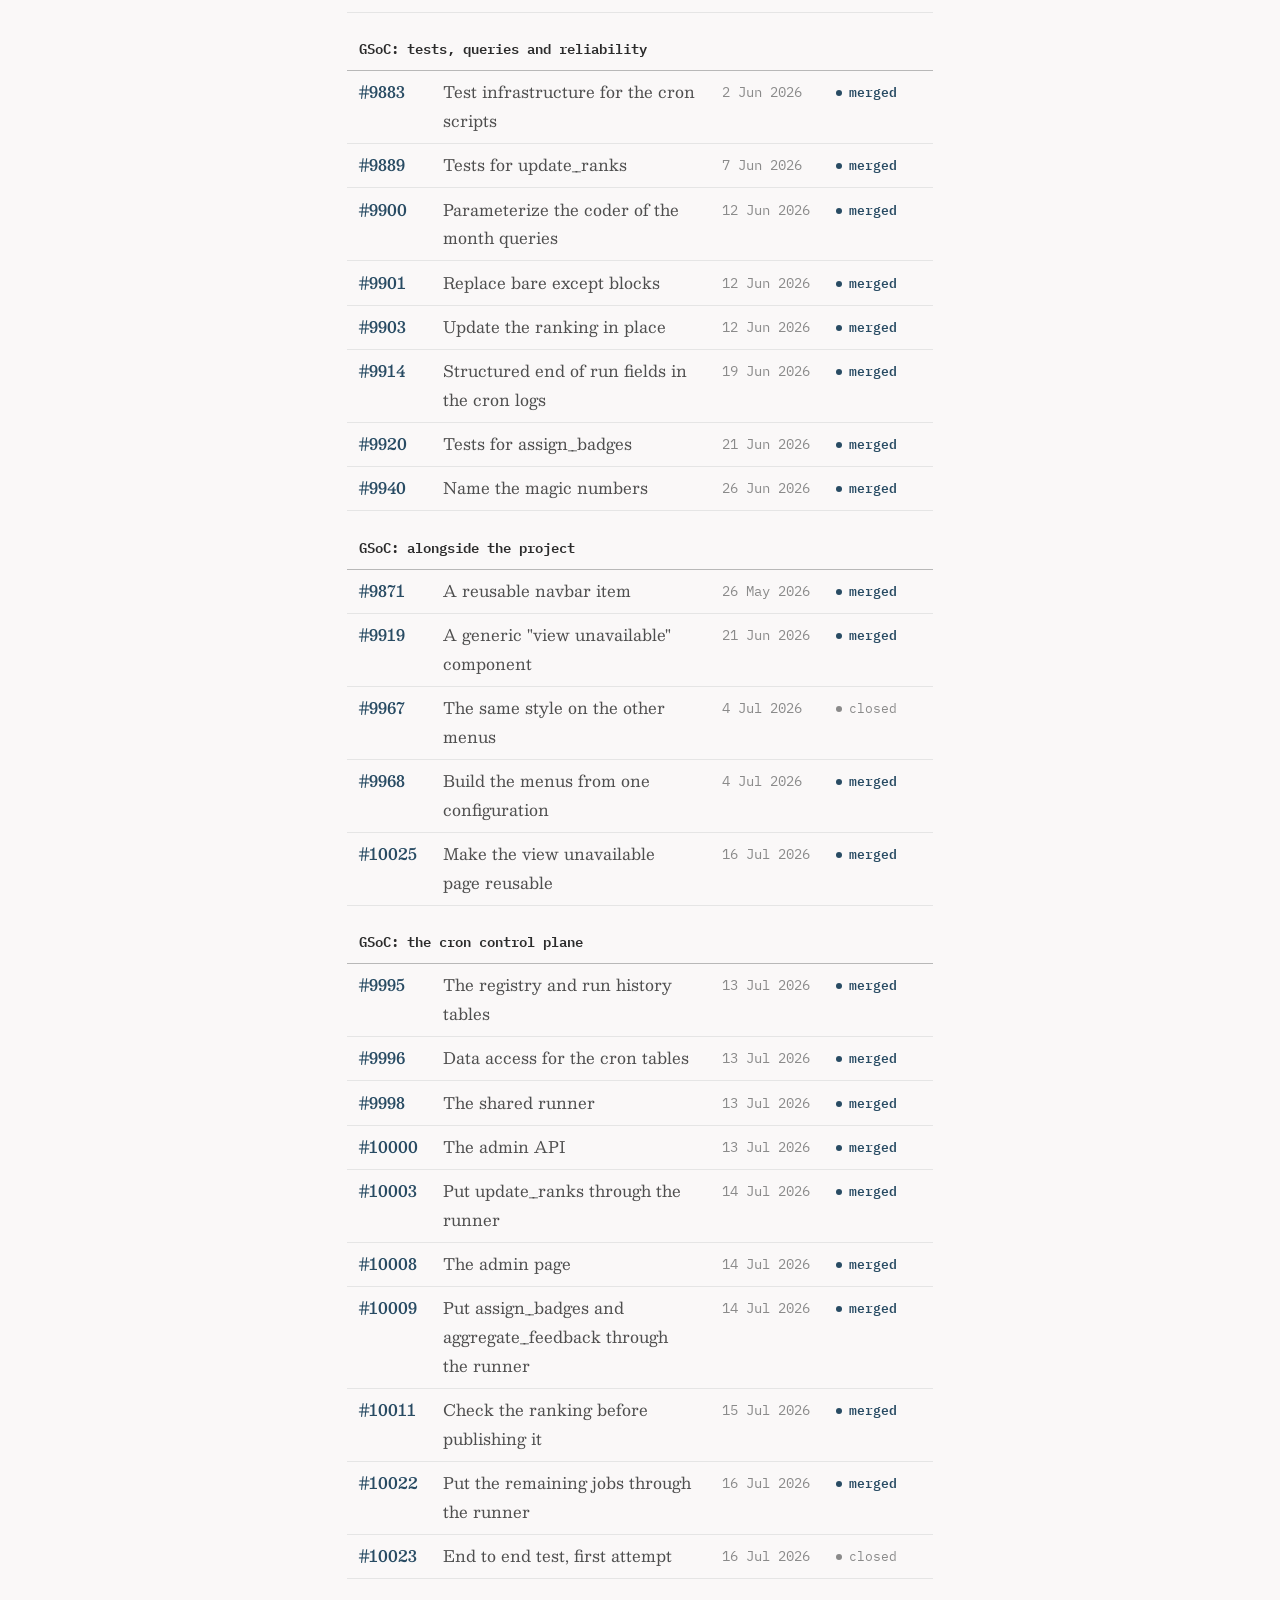
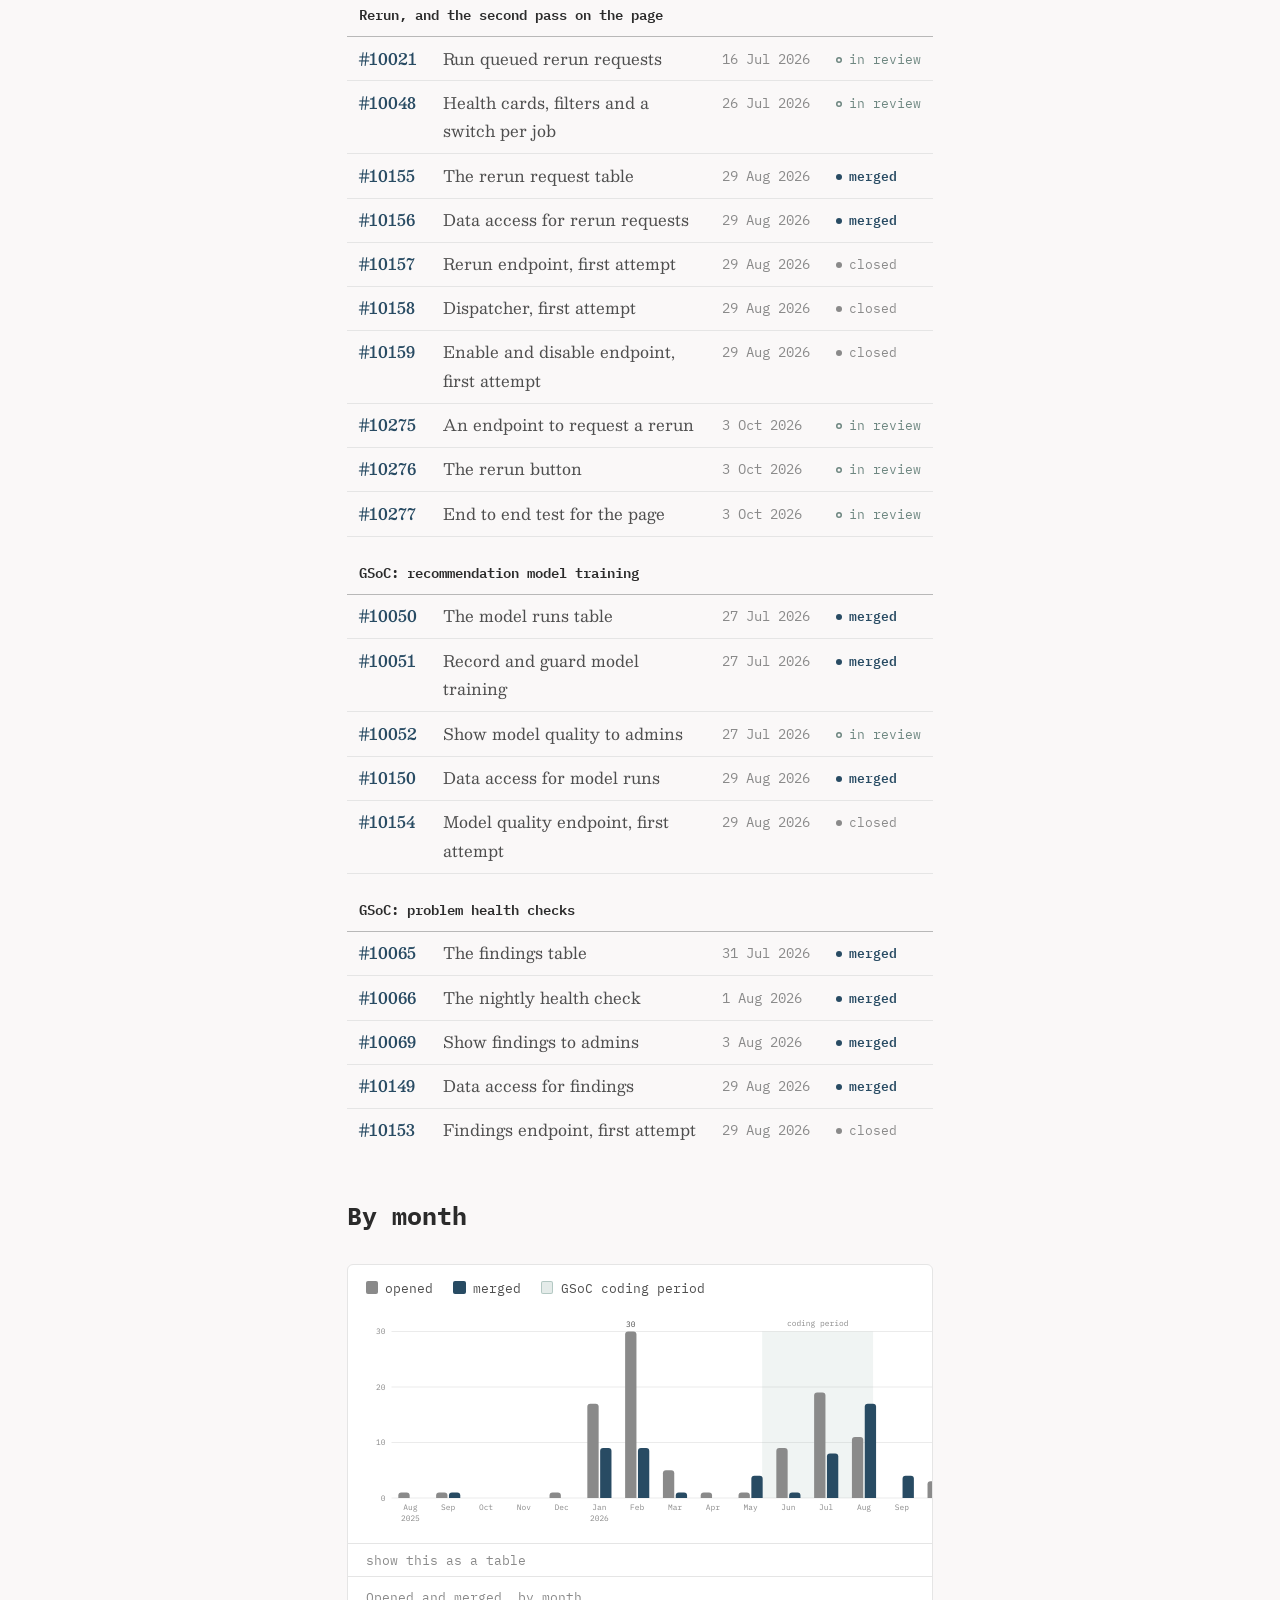
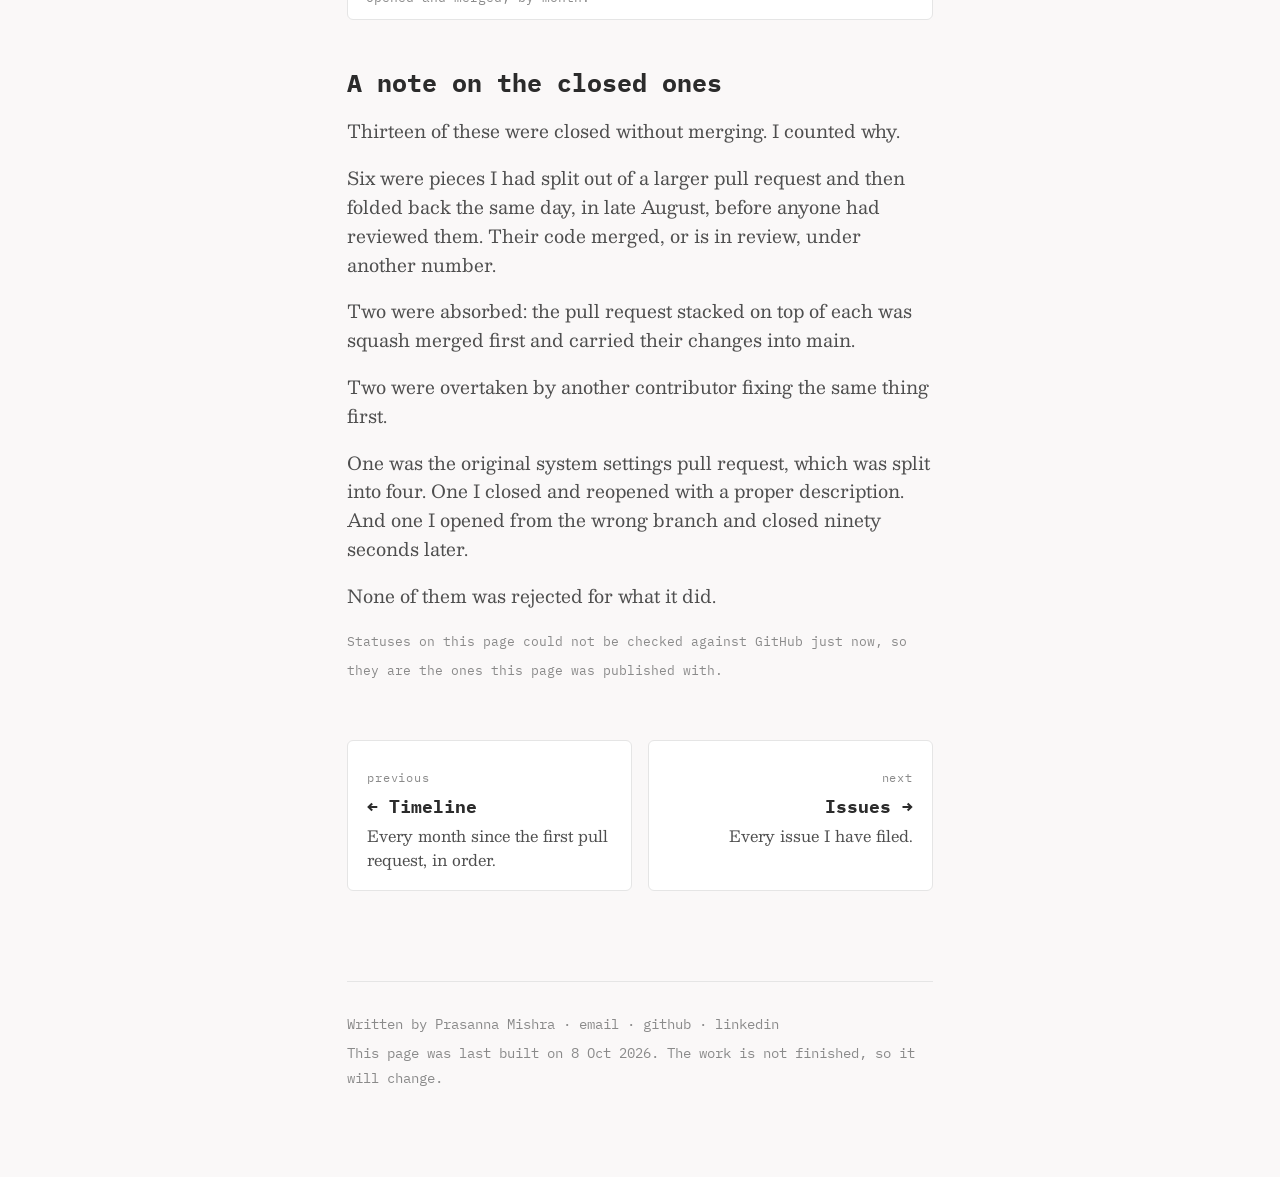
<file: gsoc/pull-requests.html>
<!DOCTYPE html>
<html lang="en">
<head>
<meta charset="utf-8" />
<meta name="viewport" content="width=device-width, initial-scale=1.0" />
<title>Pull requests | Prasanna Mishra</title>
<meta name="description" content="Every pull request Prasanna Mishra has opened on omegaUp, with its current status, refreshed from GitHub when the page loads." />
<meta name="author" content="Prasanna Mishra" />
<meta name="theme-color" content="#faf8f8" />
<link rel="canonical" href="https://prasannamishra001.github.io/prasannamishra/gsoc/pull-requests.html" />
<meta property="og:title" content="Pull requests" />
<meta property="og:description" content="Every pull request Prasanna Mishra has opened on omegaUp, with its current status, refreshed from GitHub when the page loads." />
<meta property="og:type" content="article" />
<link rel="icon" type="image/svg+xml" href="assets/gsoc-icon.svg" />
<script>(function(){try{var t=localStorage.getItem('gsoc-theme');if(t!=='dark'&&t!=='light')t=window.matchMedia&&window.matchMedia('(prefers-color-scheme: dark)').matches?'dark':'light';document.documentElement.setAttribute('data-theme',t);}catch(e){document.documentElement.setAttribute('data-theme','light');}})();</script>
<link rel="preconnect" href="https://fonts.googleapis.com" />
<link rel="preconnect" href="https://fonts.gstatic.com" crossorigin />
<link href="https://fonts.googleapis.com/css2?family=IBM+Plex+Mono:wght@400;600;700&family=Besley:ital,wght@0,400;0,600;1,400;1,600&display=swap" rel="stylesheet" />
<link rel="stylesheet" href="quartz.css" />
</head>
<body data-page="pull-requests">
<div class="progress" aria-hidden="true"><i></i></div>
<div id="quartz-root" class="page"><div id="quartz-body">

<div class="left sidebar">
  <div>
    <div class="site-head">
      <h2 class="page-title"><a href="index.html">Prasanna Mishra</a></h2>
      <button type="button" class="theme-toggle" id="theme-toggle" aria-label="Switch between light and dark" title="Switch between light and dark"><svg class="sun" viewBox="0 0 24 24" fill="none" stroke="currentColor" stroke-width="1.8" stroke-linecap="round"><circle cx="12" cy="12" r="4"/><path d="M12 2v2.5M12 19.5V22M2 12h2.5M19.5 12H22M4.9 4.9l1.8 1.8M17.3 17.3l1.8 1.8M4.9 19.1l1.8-1.8M17.3 6.7l1.8-1.8"/></svg><svg class="moon" viewBox="0 0 24 24" fill="none" stroke="currentColor" stroke-width="1.8" stroke-linecap="round" stroke-linejoin="round"><path d="M20 14.5A8 8 0 0 1 9.5 4a8 8 0 1 0 10.5 10.5z"/></svg></button>
    </div>
    <p class="site-tag">google summer of code 2026 &middot; omegaup</p>
  </div>
  <div class="sidebar-logos">
    <img src="assets/gsoc-logo.svg" alt="Google Summer of Code" class="gsoc-mark" />
    <img src="assets/omegaup-logo.png" alt="omegaUp" class="org-mark" />
  </div>
  <div class="explorer"><button type="button" class="explorer-toggle" data-fold="explorer-content"><h2>Explorer</h2><svg xmlns="http://www.w3.org/2000/svg" width="12" height="12" viewBox="0 0 24 24" fill="none" stroke="currentColor" stroke-width="2" stroke-linecap="round" stroke-linejoin="round" class="fold"><polyline points="6 9 12 15 18 9"></polyline></svg></button><div class="explorer-content" id="explorer-content"><ul class="explorer-ul"><li><button type="button" class="folder-container" data-fold="folder-gsoc-2026"><svg xmlns="http://www.w3.org/2000/svg" width="12" height="12" viewBox="0 0 24 24" fill="none" stroke="currentColor" stroke-width="2" stroke-linecap="round" stroke-linejoin="round" class="folder-icon"><polyline points="9 18 15 12 9 6"></polyline></svg><span class="folder-title">gsoc-2026</span></button><ul id="folder-gsoc-2026"><li><a href="index.html">Summary</a></li><li><a href="control-plane.html">Cron control plane</a></li><li><a href="model-training.html">Model training</a></li><li><a href="health-checks.html">Problem health checks</a></li><li><a href="groundwork.html">Tests and query fixes</a></li><li><a href="alongside.html">Alongside the project</a></li><li><a href="lessons.html">What I learned</a></li></ul></li><li><button type="button" class="folder-container" data-fold="folder-journey"><svg xmlns="http://www.w3.org/2000/svg" width="12" height="12" viewBox="0 0 24 24" fill="none" stroke="currentColor" stroke-width="2" stroke-linecap="round" stroke-linejoin="round" class="folder-icon"><polyline points="9 18 15 12 9 6"></polyline></svg><span class="folder-title">journey</span></button><ul id="folder-journey"><li><a href="before-gsoc.html">Before the summer</a></li><li><a href="after-gsoc.html">After the summer</a></li><li><a href="journey.html">Timeline</a></li></ul></li><li><button type="button" class="folder-container" data-fold="folder-records"><svg xmlns="http://www.w3.org/2000/svg" width="12" height="12" viewBox="0 0 24 24" fill="none" stroke="currentColor" stroke-width="2" stroke-linecap="round" stroke-linejoin="round" class="folder-icon"><polyline points="9 18 15 12 9 6"></polyline></svg><span class="folder-title">records</span></button><ul id="folder-records"><li><a href="pull-requests.html" class="active">Pull requests</a></li><li><a href="issues.html">Issues</a></li><li><a href="reviews.html">Reviews</a></li></ul></li><li><button type="button" class="folder-container" data-fold="folder-elsewhere"><svg xmlns="http://www.w3.org/2000/svg" width="12" height="12" viewBox="0 0 24 24" fill="none" stroke="currentColor" stroke-width="2" stroke-linecap="round" stroke-linejoin="round" class="folder-icon"><polyline points="9 18 15 12 9 6"></polyline></svg><span class="folder-title">elsewhere</span></button><ul id="folder-elsewhere"><li><a href="../index.html">Back to the portfolio</a></li><li><a href="https://github.com/omegaup/omegaup/pulls?q=is%3Apr+author%3APrasannaMishra001">My pull requests on GitHub</a></li><li><a href="https://github.com/omegaup/omegaup/issues/9992">The control plane issue</a></li><li><a href="https://summerofcode.withgoogle.com/">Google Summer of Code</a></li></ul></li></ul></div></div>
  <p class="sidebar-updated"><span class="pulse"></span>still going &middot; updated 8 Oct 2026</p>
</div>

<div class="center">
  <div class="page-header">
    <nav class="breadcrumb-container" aria-label="breadcrumbs"><div class="breadcrumb-element"><a href="../index.html">Home</a><p>&#10095;</p></div><div class="breadcrumb-element"><a href="index.html">gsoc 2026 omegaup</a><p>&#10095;</p></div><div class="breadcrumb-element"><a href="pull-requests.html">pull requests</a></div></nav>
    <h1 class="article-title">Pull requests</h1>
    <p class="content-meta"><time datetime="2026-10-08">updated 8 Oct 2026</time><span>7 min read</span></p>
  </div>
  <article class="wide">
<p class="lede">Every pull request I have opened on omegaUp, oldest first within each group. The status
column is refreshed from GitHub when this page loads, and a pull request I open after this page was built is
added at the bottom.</p>

<div class="stats reveal"><div class="stat"><b data-count="all-opened">99</b><span>pull requests since August 2025</span></div><div class="stat"><b data-count="all-merged">57</b><span>merged</span></div><div class="stat"><b data-count="all-open">29</b><span>open</span></div><div class="stat"><b data-count="issues-all">93</b><span>issues filed</span></div><div class="stat"><b>39</b><span>threads where I helped on someone else's work</span></div></div>

<p>Type in the box to filter by number or by words, or use the buttons. The number links to GitHub. The detail
of each one, and what review changed about it, is on the page for its part of the work:
<a href="control-plane.html#pull-requests">control plane</a>, <a href="model-training.html#pull-requests">model training</a>,
<a href="health-checks.html#pull-requests">health checks</a>, <a href="groundwork.html#pull-requests">tests and query fixes</a>,
<a href="alongside.html#pull-requests">alongside the project</a> and <a href="before-gsoc.html">before the summer</a>.</p>
<div class="filter" data-for="all-prs"><input type="search" placeholder="filter by number or words" aria-label="Filter pull requests" /><button type="button" data-state="merged" aria-pressed="false">merged</button><button type="button" data-state="in review|approved|draft" aria-pressed="false">open</button><button type="button" data-state="closed" aria-pressed="false">closed</button><span class="count"></span></div><div class="table-container"><table id="all-prs" data-live-rows="pull"><thead><tr><th>PR</th><th>What it does</th><th>Opened</th><th>Status</th></tr></thead><tbody><tr class="group-row"><td colspan="4">Before the summer: August 2025 to January 2026</td></tr><tr><td><a href="https://github.com/omegaup/omegaup/pull/8412">#8412</a></td><td>Human readable and relative contest dates</td><td class="num">31 Aug 2025</td><td class="pr-state pr-state-merged" data-state-for="pull/8412">merged</td></tr><tr><td><a href="https://github.com/omegaup/omegaup/pull/8426">#8426</a></td><td>Fix contest button alignment</td><td class="num">4 Sep 2025</td><td class="pr-state pr-state-merged" data-state-for="pull/8426">merged</td></tr><tr><td><a href="https://github.com/omegaup/omegaup/pull/8599">#8599</a></td><td>Navbar hover effects, hover dropdowns and profile progress</td><td class="num">6 Dec 2025</td><td class="pr-state pr-state-merged" data-state-for="pull/8599">merged</td></tr><tr><td><a href="https://github.com/omegaup/omegaup/pull/8736">#8736</a></td><td>Toggle to hide the problem filters</td><td class="num">8 Jan 2026</td><td class="pr-state pr-state-merged" data-state-for="pull/8736">merged</td></tr><tr><td><a href="https://github.com/omegaup/omegaup/pull/8737">#8737</a></td><td>Let the issue link check accept non closing references</td><td class="num">8 Jan 2026</td><td class="pr-state pr-state-merged" data-state-for="pull/8737">merged</td></tr><tr><td><a href="https://github.com/omegaup/omegaup/pull/8743">#8743</a></td><td>Navbar hover fixes, opened by mistake</td><td class="num">9 Jan 2026</td><td class="pr-state pr-state-closed" data-state-for="pull/8743">closed</td></tr><tr><td><a href="https://github.com/omegaup/omegaup/pull/8744">#8744</a></td><td>Fix translation typos in the Spanish and Portuguese files</td><td class="num">9 Jan 2026</td><td class="pr-state pr-state-closed" data-state-for="pull/8744">closed</td></tr><tr><td><a href="https://github.com/omegaup/omegaup/pull/8746">#8746</a></td><td>Correct Portuguese strings that were still Spanish</td><td class="num">9 Jan 2026</td><td class="pr-state pr-state-merged" data-state-for="pull/8746">merged</td></tr><tr><td><a href="https://github.com/omegaup/omegaup/pull/8775">#8775</a></td><td>Printable problem statements for contestants</td><td class="num">14 Jan 2026</td><td class="pr-state pr-state-in-review" data-state-for="pull/8775">in review</td></tr><tr><td><a href="https://github.com/omegaup/omegaup/pull/8794">#8794</a></td><td>GitHub sign in</td><td class="num">18 Jan 2026</td><td class="pr-state pr-state-merged" data-state-for="pull/8794">merged</td></tr><tr><td><a href="https://github.com/omegaup/omegaup/pull/8819">#8819</a></td><td>Keep problem creator drafts across a reload</td><td class="num">19 Jan 2026</td><td class="pr-state pr-state-in-review" data-state-for="pull/8819">in review</td></tr><tr><td><a href="https://github.com/omegaup/omegaup/pull/8843">#8843</a></td><td>Let experienced contributors take the issues they report</td><td class="num">22 Jan 2026</td><td class="pr-state pr-state-merged" data-state-for="pull/8843">merged</td></tr><tr><td><a href="https://github.com/omegaup/omegaup/pull/8846">#8846</a></td><td>A tilt effect for badges</td><td class="num">22 Jan 2026</td><td class="pr-state pr-state-merged" data-state-for="pull/8846">merged</td></tr><tr><td><a href="https://github.com/omegaup/omegaup/pull/8851">#8851</a></td><td>Full verdict names in the profile chart tooltips</td><td class="num">22 Jan 2026</td><td class="pr-state pr-state-merged" data-state-for="pull/8851">merged</td></tr><tr><td><a href="https://github.com/omegaup/omegaup/pull/8874">#8874</a></td><td>Merge eighteen duplicates of one school</td><td class="num">24 Jan 2026</td><td class="pr-state pr-state-merged" data-state-for="pull/8874">merged</td></tr><tr><td><a href="https://github.com/omegaup/omegaup/pull/8891">#8891</a></td><td>System settings, as one large pull request</td><td class="num">26 Jan 2026</td><td class="pr-state pr-state-closed" data-state-for="pull/8891">closed</td></tr><tr><td><a href="https://github.com/omegaup/omegaup/pull/8894">#8894</a></td><td>Fill the problem collections during local setup</td><td class="num">26 Jan 2026</td><td class="pr-state pr-state-in-review" data-state-for="pull/8894">in review</td></tr><tr><td><a href="https://github.com/omegaup/omegaup/pull/8905">#8905</a></td><td>System settings table</td><td class="num">29 Jan 2026</td><td class="pr-state pr-state-merged" data-state-for="pull/8905">merged</td></tr><tr><td><a href="https://github.com/omegaup/omegaup/pull/8906">#8906</a></td><td>System settings endpoints</td><td class="num">29 Jan 2026</td><td class="pr-state pr-state-closed" data-state-for="pull/8906">closed</td></tr><tr><td><a href="https://github.com/omegaup/omegaup/pull/8918">#8918</a></td><td>System settings data access layer</td><td class="num">30 Jan 2026</td><td class="pr-state pr-state-merged" data-state-for="pull/8918">merged</td></tr><tr><td><a href="https://github.com/omegaup/omegaup/pull/8938">#8938</a></td><td>System settings admin page</td><td class="num">1 Feb 2026</td><td class="pr-state pr-state-merged" data-state-for="pull/8938">merged</td></tr><tr class="group-row"><td colspan="4">Before the summer: February to May 2026</td></tr><tr><td><a href="https://github.com/omegaup/omegaup/pull/8959">#8959</a></td><td>Make adding a custom test case easier to find</td><td class="num">2 Feb 2026</td><td class="pr-state pr-state-merged" data-state-for="pull/8959">merged</td></tr><tr><td><a href="https://github.com/omegaup/omegaup/pull/8983">#8983</a></td><td>A designed verification email</td><td class="num">5 Feb 2026</td><td class="pr-state pr-state-in-review" data-state-for="pull/8983">in review</td></tr><tr><td><a href="https://github.com/omegaup/omegaup/pull/9038">#9038</a></td><td>An online code tester page</td><td class="num">9 Feb 2026</td><td class="pr-state pr-state-in-review" data-state-for="pull/9038">in review</td></tr><tr><td><a href="https://github.com/omegaup/omegaup/pull/9070">#9070</a></td><td>Detect the language of pasted code</td><td class="num">13 Feb 2026</td><td class="pr-state pr-state-merged" data-state-for="pull/9070">merged</td></tr><tr><td><a href="https://github.com/omegaup/omegaup/pull/9087">#9087</a></td><td>Code templates table, first attempt</td><td class="num">14 Feb 2026</td><td class="pr-state pr-state-closed" data-state-for="pull/9087">closed</td></tr><tr><td><a href="https://github.com/omegaup/omegaup/pull/9088">#9088</a></td><td>Code templates table</td><td class="num">14 Feb 2026</td><td class="pr-state pr-state-in-review" data-state-for="pull/9088">in review</td></tr><tr><td><a href="https://github.com/omegaup/omegaup/pull/9089">#9089</a></td><td>Code templates data access layer</td><td class="num">14 Feb 2026</td><td class="pr-state pr-state-in-review" data-state-for="pull/9089">in review</td></tr><tr><td><a href="https://github.com/omegaup/omegaup/pull/9090">#9090</a></td><td>Code templates endpoints and editor dialog</td><td class="num">14 Feb 2026</td><td class="pr-state pr-state-in-review" data-state-for="pull/9090">in review</td></tr><tr><td><a href="https://github.com/omegaup/omegaup/pull/9103">#9103</a></td><td>Remove a stray it.only() that was skipping eleven tests</td><td class="num">15 Feb 2026</td><td class="pr-state pr-state-merged" data-state-for="pull/9103">merged</td></tr><tr><td><a href="https://github.com/omegaup/omegaup/pull/9105">#9105</a></td><td>Use https for external links</td><td class="num">15 Feb 2026</td><td class="pr-state pr-state-merged" data-state-for="pull/9105">merged</td></tr><tr><td><a href="https://github.com/omegaup/omegaup/pull/9108">#9108</a></td><td>Keep CI credentials out of command lines</td><td class="num">15 Feb 2026</td><td class="pr-state pr-state-merged" data-state-for="pull/9108">merged</td></tr><tr><td><a href="https://github.com/omegaup/omegaup/pull/9127">#9127</a></td><td>Replace a deprecated polyfill</td><td class="num">16 Feb 2026</td><td class="pr-state pr-state-merged" data-state-for="pull/9127">merged</td></tr><tr><td><a href="https://github.com/omegaup/omegaup/pull/9143">#9143</a></td><td>Fix the date of birth shifting by a day</td><td class="num">16 Feb 2026</td><td class="pr-state pr-state-merged" data-state-for="pull/9143">merged</td></tr><tr><td><a href="https://github.com/omegaup/omegaup/pull/9212">#9212</a></td><td>Pin the Alpine version</td><td class="num">20 Feb 2026</td><td class="pr-state pr-state-in-review" data-state-for="pull/9212">in review</td></tr><tr><td><a href="https://github.com/omegaup/omegaup/pull/9214">#9214</a></td><td>Remove experimental Cypress flags</td><td class="num">20 Feb 2026</td><td class="pr-state pr-state-in-review" data-state-for="pull/9214">in review</td></tr><tr><td><a href="https://github.com/omegaup/omegaup/pull/9215">#9215</a></td><td>Parameterize a query in assign_badges</td><td class="num">20 Feb 2026</td><td class="pr-state pr-state-closed" data-state-for="pull/9215">closed</td></tr><tr><td><a href="https://github.com/omegaup/omegaup/pull/9216">#9216</a></td><td>Pin Redis and RabbitMQ versions</td><td class="num">20 Feb 2026</td><td class="pr-state pr-state-in-review" data-state-for="pull/9216">in review</td></tr><tr><td><a href="https://github.com/omegaup/omegaup/pull/9217">#9217</a></td><td>Correct the release workflow comment and annotations</td><td class="num">20 Feb 2026</td><td class="pr-state pr-state-merged" data-state-for="pull/9217">merged</td></tr><tr><td><a href="https://github.com/omegaup/omegaup/pull/9218">#9218</a></td><td>Import boto3 only where it is used</td><td class="num">20 Feb 2026</td><td class="pr-state pr-state-in-review" data-state-for="pull/9218">in review</td></tr><tr><td><a href="https://github.com/omegaup/omegaup/pull/9219">#9219</a></td><td>Relax the MySQL timeouts for development</td><td class="num">20 Feb 2026</td><td class="pr-state pr-state-in-review" data-state-for="pull/9219">in review</td></tr><tr><td><a href="https://github.com/omegaup/omegaup/pull/9220">#9220</a></td><td>Stop crashed services restarting forever</td><td class="num">20 Feb 2026</td><td class="pr-state pr-state-in-review" data-state-for="pull/9220">in review</td></tr><tr><td><a href="https://github.com/omegaup/omegaup/pull/9222">#9222</a></td><td>Enable the slow query log in development</td><td class="num">20 Feb 2026</td><td class="pr-state pr-state-in-review" data-state-for="pull/9222">in review</td></tr><tr><td><a href="https://github.com/omegaup/omegaup/pull/9224">#9224</a></td><td>Parameterize the coder of the month queries, first attempt</td><td class="num">20 Feb 2026</td><td class="pr-state pr-state-in-review" data-state-for="pull/9224">in review</td></tr><tr><td><a href="https://github.com/omegaup/omegaup/pull/9248">#9248</a></td><td>Create the grader directory on startup</td><td class="num">21 Feb 2026</td><td class="pr-state pr-state-merged" data-state-for="pull/9248">merged</td></tr><tr><td><a href="https://github.com/omegaup/omegaup/pull/9249">#9249</a></td><td>Pin kustomize and verify its checksum</td><td class="num">21 Feb 2026</td><td class="pr-state pr-state-in-review" data-state-for="pull/9249">in review</td></tr><tr><td><a href="https://github.com/omegaup/omegaup/pull/9250">#9250</a></td><td>Match schools by exact name and location</td><td class="num">21 Feb 2026</td><td class="pr-state pr-state-merged" data-state-for="pull/9250">merged</td></tr><tr><td><a href="https://github.com/omegaup/omegaup/pull/9298">#9298</a></td><td>Keep a filter and sort order per contest tab</td><td class="num">23 Feb 2026</td><td class="pr-state pr-state-in-review" data-state-for="pull/9298">in review</td></tr><tr><td><a href="https://github.com/omegaup/omegaup/pull/9301">#9301</a></td><td>Append on &quot;show more&quot; without clearing the list</td><td class="num">23 Feb 2026</td><td class="pr-state pr-state-in-review" data-state-for="pull/9301">in review</td></tr><tr><td><a href="https://github.com/omegaup/omegaup/pull/9303">#9303</a></td><td>Button and input alignment fixes</td><td class="num">23 Feb 2026</td><td class="pr-state pr-state-in-review" data-state-for="pull/9303">in review</td></tr><tr><td><a href="https://github.com/omegaup/omegaup/pull/9411">#9411</a></td><td>Block GET on the mailing list backfill endpoint</td><td class="num">3 Mar 2026</td><td class="pr-state pr-state-in-review" data-state-for="pull/9411">in review</td></tr><tr><td><a href="https://github.com/omegaup/omegaup/pull/9412">#9412</a></td><td>Show system roles inherited from a group</td><td class="num">3 Mar 2026</td><td class="pr-state pr-state-in-review" data-state-for="pull/9412">in review</td></tr><tr><td><a href="https://github.com/omegaup/omegaup/pull/9428">#9428</a></td><td>Reject page numbers below one</td><td class="num">5 Mar 2026</td><td class="pr-state pr-state-in-review" data-state-for="pull/9428">in review</td></tr><tr><td><a href="https://github.com/omegaup/omegaup/pull/9429">#9429</a></td><td>Block GET on endpoints that change data</td><td class="num">5 Mar 2026</td><td class="pr-state pr-state-merged" data-state-for="pull/9429">merged</td></tr><tr><td><a href="https://github.com/omegaup/omegaup/pull/9432">#9432</a></td><td>Remove a field that was always null</td><td class="num">6 Mar 2026</td><td class="pr-state pr-state-merged" data-state-for="pull/9432">merged</td></tr><tr><td><a href="https://github.com/omegaup/omegaup/pull/9801">#9801</a></td><td>Icons and descriptions for the Help menu</td><td class="num">18 Apr 2026</td><td class="pr-state pr-state-merged" data-state-for="pull/9801">merged</td></tr><tr class="group-row"><td colspan="4">GSoC: tests, queries and reliability</td></tr><tr><td><a href="https://github.com/omegaup/omegaup/pull/9883">#9883</a></td><td>Test infrastructure for the cron scripts</td><td class="num">2 Jun 2026</td><td class="pr-state pr-state-merged" data-state-for="pull/9883">merged</td></tr><tr><td><a href="https://github.com/omegaup/omegaup/pull/9889">#9889</a></td><td>Tests for update_ranks</td><td class="num">7 Jun 2026</td><td class="pr-state pr-state-merged" data-state-for="pull/9889">merged</td></tr><tr><td><a href="https://github.com/omegaup/omegaup/pull/9900">#9900</a></td><td>Parameterize the coder of the month queries</td><td class="num">12 Jun 2026</td><td class="pr-state pr-state-merged" data-state-for="pull/9900">merged</td></tr><tr><td><a href="https://github.com/omegaup/omegaup/pull/9901">#9901</a></td><td>Replace bare except blocks</td><td class="num">12 Jun 2026</td><td class="pr-state pr-state-merged" data-state-for="pull/9901">merged</td></tr><tr><td><a href="https://github.com/omegaup/omegaup/pull/9903">#9903</a></td><td>Update the ranking in place</td><td class="num">12 Jun 2026</td><td class="pr-state pr-state-merged" data-state-for="pull/9903">merged</td></tr><tr><td><a href="https://github.com/omegaup/omegaup/pull/9914">#9914</a></td><td>Structured end of run fields in the cron logs</td><td class="num">19 Jun 2026</td><td class="pr-state pr-state-merged" data-state-for="pull/9914">merged</td></tr><tr><td><a href="https://github.com/omegaup/omegaup/pull/9920">#9920</a></td><td>Tests for assign_badges</td><td class="num">21 Jun 2026</td><td class="pr-state pr-state-merged" data-state-for="pull/9920">merged</td></tr><tr><td><a href="https://github.com/omegaup/omegaup/pull/9940">#9940</a></td><td>Name the magic numbers</td><td class="num">26 Jun 2026</td><td class="pr-state pr-state-merged" data-state-for="pull/9940">merged</td></tr><tr class="group-row"><td colspan="4">GSoC: alongside the project</td></tr><tr><td><a href="https://github.com/omegaup/omegaup/pull/9871">#9871</a></td><td>A reusable navbar item</td><td class="num">26 May 2026</td><td class="pr-state pr-state-merged" data-state-for="pull/9871">merged</td></tr><tr><td><a href="https://github.com/omegaup/omegaup/pull/9919">#9919</a></td><td>A generic &quot;view unavailable&quot; component</td><td class="num">21 Jun 2026</td><td class="pr-state pr-state-merged" data-state-for="pull/9919">merged</td></tr><tr><td><a href="https://github.com/omegaup/omegaup/pull/9967">#9967</a></td><td>The same style on the other menus</td><td class="num">4 Jul 2026</td><td class="pr-state pr-state-closed" data-state-for="pull/9967">closed</td></tr><tr><td><a href="https://github.com/omegaup/omegaup/pull/9968">#9968</a></td><td>Build the menus from one configuration</td><td class="num">4 Jul 2026</td><td class="pr-state pr-state-merged" data-state-for="pull/9968">merged</td></tr><tr><td><a href="https://github.com/omegaup/omegaup/pull/10025">#10025</a></td><td>Make the view unavailable page reusable</td><td class="num">16 Jul 2026</td><td class="pr-state pr-state-merged" data-state-for="pull/10025">merged</td></tr><tr class="group-row"><td colspan="4">GSoC: the cron control plane</td></tr><tr><td><a href="https://github.com/omegaup/omegaup/pull/9995">#9995</a></td><td>The registry and run history tables</td><td class="num">13 Jul 2026</td><td class="pr-state pr-state-merged" data-state-for="pull/9995">merged</td></tr><tr><td><a href="https://github.com/omegaup/omegaup/pull/9996">#9996</a></td><td>Data access for the cron tables</td><td class="num">13 Jul 2026</td><td class="pr-state pr-state-merged" data-state-for="pull/9996">merged</td></tr><tr><td><a href="https://github.com/omegaup/omegaup/pull/9998">#9998</a></td><td>The shared runner</td><td class="num">13 Jul 2026</td><td class="pr-state pr-state-merged" data-state-for="pull/9998">merged</td></tr><tr><td><a href="https://github.com/omegaup/omegaup/pull/10000">#10000</a></td><td>The admin API</td><td class="num">13 Jul 2026</td><td class="pr-state pr-state-merged" data-state-for="pull/10000">merged</td></tr><tr><td><a href="https://github.com/omegaup/omegaup/pull/10003">#10003</a></td><td>Put update_ranks through the runner</td><td class="num">14 Jul 2026</td><td class="pr-state pr-state-merged" data-state-for="pull/10003">merged</td></tr><tr><td><a href="https://github.com/omegaup/omegaup/pull/10008">#10008</a></td><td>The admin page</td><td class="num">14 Jul 2026</td><td class="pr-state pr-state-merged" data-state-for="pull/10008">merged</td></tr><tr><td><a href="https://github.com/omegaup/omegaup/pull/10009">#10009</a></td><td>Put assign_badges and aggregate_feedback through the runner</td><td class="num">14 Jul 2026</td><td class="pr-state pr-state-merged" data-state-for="pull/10009">merged</td></tr><tr><td><a href="https://github.com/omegaup/omegaup/pull/10011">#10011</a></td><td>Check the ranking before publishing it</td><td class="num">15 Jul 2026</td><td class="pr-state pr-state-merged" data-state-for="pull/10011">merged</td></tr><tr><td><a href="https://github.com/omegaup/omegaup/pull/10022">#10022</a></td><td>Put the remaining jobs through the runner</td><td class="num">16 Jul 2026</td><td class="pr-state pr-state-merged" data-state-for="pull/10022">merged</td></tr><tr><td><a href="https://github.com/omegaup/omegaup/pull/10023">#10023</a></td><td>End to end test, first attempt</td><td class="num">16 Jul 2026</td><td class="pr-state pr-state-closed" data-state-for="pull/10023">closed</td></tr><tr class="group-row"><td colspan="4">Rerun, and the second pass on the page</td></tr><tr><td><a href="https://github.com/omegaup/omegaup/pull/10021">#10021</a></td><td>Run queued rerun requests</td><td class="num">16 Jul 2026</td><td class="pr-state pr-state-in-review" data-state-for="pull/10021">in review</td></tr><tr><td><a href="https://github.com/omegaup/omegaup/pull/10048">#10048</a></td><td>Health cards, filters and a switch per job</td><td class="num">26 Jul 2026</td><td class="pr-state pr-state-in-review" data-state-for="pull/10048">in review</td></tr><tr><td><a href="https://github.com/omegaup/omegaup/pull/10155">#10155</a></td><td>The rerun request table</td><td class="num">29 Aug 2026</td><td class="pr-state pr-state-merged" data-state-for="pull/10155">merged</td></tr><tr><td><a href="https://github.com/omegaup/omegaup/pull/10156">#10156</a></td><td>Data access for rerun requests</td><td class="num">29 Aug 2026</td><td class="pr-state pr-state-merged" data-state-for="pull/10156">merged</td></tr><tr><td><a href="https://github.com/omegaup/omegaup/pull/10157">#10157</a></td><td>Rerun endpoint, first attempt</td><td class="num">29 Aug 2026</td><td class="pr-state pr-state-closed" data-state-for="pull/10157">closed</td></tr><tr><td><a href="https://github.com/omegaup/omegaup/pull/10158">#10158</a></td><td>Dispatcher, first attempt</td><td class="num">29 Aug 2026</td><td class="pr-state pr-state-closed" data-state-for="pull/10158">closed</td></tr><tr><td><a href="https://github.com/omegaup/omegaup/pull/10159">#10159</a></td><td>Enable and disable endpoint, first attempt</td><td class="num">29 Aug 2026</td><td class="pr-state pr-state-closed" data-state-for="pull/10159">closed</td></tr><tr><td><a href="https://github.com/omegaup/omegaup/pull/10275">#10275</a></td><td>An endpoint to request a rerun</td><td class="num">3 Oct 2026</td><td class="pr-state pr-state-in-review" data-state-for="pull/10275">in review</td></tr><tr><td><a href="https://github.com/omegaup/omegaup/pull/10276">#10276</a></td><td>The rerun button</td><td class="num">3 Oct 2026</td><td class="pr-state pr-state-in-review" data-state-for="pull/10276">in review</td></tr><tr><td><a href="https://github.com/omegaup/omegaup/pull/10277">#10277</a></td><td>End to end test for the page</td><td class="num">3 Oct 2026</td><td class="pr-state pr-state-in-review" data-state-for="pull/10277">in review</td></tr><tr class="group-row"><td colspan="4">GSoC: recommendation model training</td></tr><tr><td><a href="https://github.com/omegaup/omegaup/pull/10050">#10050</a></td><td>The model runs table</td><td class="num">27 Jul 2026</td><td class="pr-state pr-state-merged" data-state-for="pull/10050">merged</td></tr><tr><td><a href="https://github.com/omegaup/omegaup/pull/10051">#10051</a></td><td>Record and guard model training</td><td class="num">27 Jul 2026</td><td class="pr-state pr-state-merged" data-state-for="pull/10051">merged</td></tr><tr><td><a href="https://github.com/omegaup/omegaup/pull/10052">#10052</a></td><td>Show model quality to admins</td><td class="num">27 Jul 2026</td><td class="pr-state pr-state-in-review" data-state-for="pull/10052">in review</td></tr><tr><td><a href="https://github.com/omegaup/omegaup/pull/10150">#10150</a></td><td>Data access for model runs</td><td class="num">29 Aug 2026</td><td class="pr-state pr-state-merged" data-state-for="pull/10150">merged</td></tr><tr><td><a href="https://github.com/omegaup/omegaup/pull/10154">#10154</a></td><td>Model quality endpoint, first attempt</td><td class="num">29 Aug 2026</td><td class="pr-state pr-state-closed" data-state-for="pull/10154">closed</td></tr><tr class="group-row"><td colspan="4">GSoC: problem health checks</td></tr><tr><td><a href="https://github.com/omegaup/omegaup/pull/10065">#10065</a></td><td>The findings table</td><td class="num">31 Jul 2026</td><td class="pr-state pr-state-merged" data-state-for="pull/10065">merged</td></tr><tr><td><a href="https://github.com/omegaup/omegaup/pull/10066">#10066</a></td><td>The nightly health check</td><td class="num">1 Aug 2026</td><td class="pr-state pr-state-merged" data-state-for="pull/10066">merged</td></tr><tr><td><a href="https://github.com/omegaup/omegaup/pull/10069">#10069</a></td><td>Show findings to admins</td><td class="num">3 Aug 2026</td><td class="pr-state pr-state-merged" data-state-for="pull/10069">merged</td></tr><tr><td><a href="https://github.com/omegaup/omegaup/pull/10149">#10149</a></td><td>Data access for findings</td><td class="num">29 Aug 2026</td><td class="pr-state pr-state-merged" data-state-for="pull/10149">merged</td></tr><tr><td><a href="https://github.com/omegaup/omegaup/pull/10153">#10153</a></td><td>Findings endpoint, first attempt</td><td class="num">29 Aug 2026</td><td class="pr-state pr-state-closed" data-state-for="pull/10153">closed</td></tr></tbody></table></div>

<h2 id="by-month">By month<a role="anchor" aria-hidden="true" tabindex="-1" href="#by-month" class="anchor">#</a></h2>
<figure class="diagram reveal"><div class="legend"><span class="a"><i></i>opened</span><span class="b"><i></i>merged</span><span class="band"><i></i>GSoC coding period</span></div><div class="diagram-body"><svg viewBox="0 0 800 290" role="img" aria-label="Pull requests opened and merged in each month" style="--minw:600px" xmlns="http://www.w3.org/2000/svg"><line x1="34" y1="244.0" x2="790" y2="244.0" class="c-grid"/><text x="26" y="247.5" class="c-axis" text-anchor="end">0</text><line x1="34" y1="170.0" x2="790" y2="170.0" class="c-grid"/><text x="26" y="173.5" class="c-axis" text-anchor="end">10</text><line x1="34" y1="96.0" x2="790" y2="96.0" class="c-grid"/><text x="26" y="99.5" class="c-axis" text-anchor="end">20</text><line x1="34" y1="22.0" x2="790" y2="22.0" class="c-grid"/><text x="26" y="25.5" class="c-axis" text-anchor="end">30</text><rect x="528.2" y="22" width="147.9" height="222" class="c-band"/><text x="602.2193548387097" y="15" class="c-axis" text-anchor="middle">coding period</text><path d="M43.1,244 V240.6 Q43.1,236.6 47.1,236.6 H54.2 Q58.2,236.6 58.2,240.6 V244 Z" class="c-mark c-a" data-mark="m0"/><rect x="34.0" y="22" width="50.4" height="222" class="c-hit" data-mark="m0" data-tip="Aug 2025
1 opened
0 merged"/><text x="59.2" y="260" class="c-axis" text-anchor="middle">Aug</text><text x="59.2" y="275" class="c-axis" text-anchor="middle">2025</text><path d="M93.5,244 V240.6 Q93.5,236.6 97.5,236.6 H104.6 Q108.6,236.6 108.6,240.6 V244 Z" class="c-mark c-a" data-mark="m1"/><path d="M110.6,244 V240.6 Q110.6,236.6 114.6,236.6 H121.7 Q125.7,236.6 125.7,240.6 V244 Z" class="c-mark c-b" data-mark="m1"/><rect x="84.4" y="22" width="50.4" height="222" class="c-hit" data-mark="m1" data-tip="Sep 2025
1 opened
1 merged"/><text x="109.6" y="260" class="c-axis" text-anchor="middle">Sep</text><rect x="134.8" y="22" width="50.4" height="222" class="c-hit" data-mark="m2" data-tip="Oct 2025
0 opened
0 merged"/><text x="160.0" y="260" class="c-axis" text-anchor="middle">Oct</text><rect x="185.2" y="22" width="50.4" height="222" class="c-hit" data-mark="m3" data-tip="Nov 2025
0 opened
0 merged"/><text x="210.4" y="260" class="c-axis" text-anchor="middle">Nov</text><path d="M244.7,244 V240.6 Q244.7,236.6 248.7,236.6 H255.8 Q259.8,236.6 259.8,240.6 V244 Z" class="c-mark c-a" data-mark="m4"/><rect x="235.6" y="22" width="50.4" height="222" class="c-hit" data-mark="m4" data-tip="Dec 2025
1 opened
0 merged"/><text x="260.79999999999995" y="260" class="c-axis" text-anchor="middle">Dec</text><path d="M295.1,244 V122.2 Q295.1,118.2 299.1,118.2 H306.2 Q310.2,118.2 310.2,122.2 V244 Z" class="c-mark c-a" data-mark="m5"/><path d="M312.2,244 V181.4 Q312.2,177.4 316.2,177.4 H323.3 Q327.3,177.4 327.3,181.4 V244 Z" class="c-mark c-b" data-mark="m5"/><rect x="286.0" y="22" width="50.4" height="222" class="c-hit" data-mark="m5" data-tip="Jan 2026
17 opened
9 merged"/><text x="311.2" y="260" class="c-axis" text-anchor="middle">Jan</text><text x="311.2" y="275" class="c-axis" text-anchor="middle">2026</text><path d="M345.5,244 V26.0 Q345.5,22.0 349.5,22.0 H356.6 Q360.6,22.0 360.6,26.0 V244 Z" class="c-mark c-a" data-mark="m6"/><path d="M362.6,244 V181.4 Q362.6,177.4 366.6,177.4 H373.7 Q377.7,177.4 377.7,181.4 V244 Z" class="c-mark c-b" data-mark="m6"/><rect x="336.4" y="22" width="50.4" height="222" class="c-hit" data-mark="m6" data-tip="Feb 2026
30 opened
9 merged"/><text x="361.59999999999997" y="260" class="c-axis" text-anchor="middle">Feb</text><path d="M395.9,244 V211.0 Q395.9,207.0 399.9,207.0 H407.0 Q411.0,207.0 411.0,211.0 V244 Z" class="c-mark c-a" data-mark="m7"/><path d="M413.0,244 V240.6 Q413.0,236.6 417.0,236.6 H424.1 Q428.1,236.6 428.1,240.6 V244 Z" class="c-mark c-b" data-mark="m7"/><rect x="386.8" y="22" width="50.4" height="222" class="c-hit" data-mark="m7" data-tip="Mar 2026
5 opened
1 merged"/><text x="412.0" y="260" class="c-axis" text-anchor="middle">Mar</text><path d="M446.3,244 V240.6 Q446.3,236.6 450.3,236.6 H457.4 Q461.4,236.6 461.4,240.6 V244 Z" class="c-mark c-a" data-mark="m8"/><rect x="437.2" y="22" width="50.4" height="222" class="c-hit" data-mark="m8" data-tip="Apr 2026
1 opened
0 merged"/><text x="462.4" y="260" class="c-axis" text-anchor="middle">Apr</text><path d="M496.7,244 V240.6 Q496.7,236.6 500.7,236.6 H507.8 Q511.8,236.6 511.8,240.6 V244 Z" class="c-mark c-a" data-mark="m9"/><path d="M513.8,244 V218.4 Q513.8,214.4 517.8,214.4 H524.9 Q528.9,214.4 528.9,218.4 V244 Z" class="c-mark c-b" data-mark="m9"/><rect x="487.6" y="22" width="50.4" height="222" class="c-hit" data-mark="m9" data-tip="May 2026
1 opened
4 merged"/><text x="512.8" y="260" class="c-axis" text-anchor="middle">May</text><path d="M547.1,244 V181.4 Q547.1,177.4 551.1,177.4 H558.2 Q562.2,177.4 562.2,181.4 V244 Z" class="c-mark c-a" data-mark="m10"/><path d="M564.2,244 V240.6 Q564.2,236.6 568.2,236.6 H575.3 Q579.3,236.6 579.3,240.6 V244 Z" class="c-mark c-b" data-mark="m10"/><rect x="538.0" y="22" width="50.4" height="222" class="c-hit" data-mark="m10" data-tip="Jun 2026
9 opened
1 merged"/><text x="563.1999999999999" y="260" class="c-axis" text-anchor="middle">Jun</text><path d="M597.5,244 V107.4 Q597.5,103.4 601.5,103.4 H608.6 Q612.6,103.4 612.6,107.4 V244 Z" class="c-mark c-a" data-mark="m11"/><path d="M614.6,244 V188.8 Q614.6,184.8 618.6,184.8 H625.7 Q629.7,184.8 629.7,188.8 V244 Z" class="c-mark c-b" data-mark="m11"/><rect x="588.4" y="22" width="50.4" height="222" class="c-hit" data-mark="m11" data-tip="Jul 2026
19 opened
8 merged"/><text x="613.6" y="260" class="c-axis" text-anchor="middle">Jul</text><path d="M647.9,244 V166.6 Q647.9,162.6 651.9,162.6 H659.0 Q663.0,162.6 663.0,166.6 V244 Z" class="c-mark c-a" data-mark="m12"/><path d="M665.0,244 V122.2 Q665.0,118.2 669.0,118.2 H676.1 Q680.1,118.2 680.1,122.2 V244 Z" class="c-mark c-b" data-mark="m12"/><rect x="638.8" y="22" width="50.4" height="222" class="c-hit" data-mark="m12" data-tip="Aug 2026
11 opened
17 merged"/><text x="664.0" y="260" class="c-axis" text-anchor="middle">Aug</text><path d="M715.4,244 V218.4 Q715.4,214.4 719.4,214.4 H726.5 Q730.5,214.4 730.5,218.4 V244 Z" class="c-mark c-b" data-mark="m13"/><rect x="689.2" y="22" width="50.4" height="222" class="c-hit" data-mark="m13" data-tip="Sep 2026
0 opened
4 merged"/><text x="714.4" y="260" class="c-axis" text-anchor="middle">Sep</text><path d="M748.7,244 V225.8 Q748.7,221.8 752.7,221.8 H759.8 Q763.8,221.8 763.8,225.8 V244 Z" class="c-mark c-a" data-mark="m14"/><path d="M765.8,244 V225.8 Q765.8,221.8 769.8,221.8 H776.9 Q780.9,221.8 780.9,225.8 V244 Z" class="c-mark c-b" data-mark="m14"/><rect x="739.6" y="22" width="50.4" height="222" class="c-hit" data-mark="m14" data-tip="Oct 2026
3 opened
3 merged"/><text x="764.8" y="260" class="c-axis" text-anchor="middle">Oct</text><text x="353.03999999999996" y="16.0" class="c-val" text-anchor="middle">30</text></svg></div><details class="as-table"><summary>show this as a table</summary><div class="table-container"><table><thead><tr><th>Month</th><th>Opened</th><th>Merged</th></tr></thead><tbody><tr><td>Aug 2025</td><td>1</td><td>0</td></tr><tr><td>Sep 2025</td><td>1</td><td>1</td></tr><tr><td>Oct 2025</td><td>0</td><td>0</td></tr><tr><td>Nov 2025</td><td>0</td><td>0</td></tr><tr><td>Dec 2025</td><td>1</td><td>0</td></tr><tr><td>Jan 2026</td><td>17</td><td>9</td></tr><tr><td>Feb 2026</td><td>30</td><td>9</td></tr><tr><td>Mar 2026</td><td>5</td><td>1</td></tr><tr><td>Apr 2026</td><td>1</td><td>0</td></tr><tr><td>May 2026</td><td>1</td><td>4</td></tr><tr><td>Jun 2026</td><td>9</td><td>1</td></tr><tr><td>Jul 2026</td><td>19</td><td>8</td></tr><tr><td>Aug 2026</td><td>11</td><td>17</td></tr><tr><td>Sep 2026</td><td>0</td><td>4</td></tr><tr><td>Oct 2026</td><td>3</td><td>3</td></tr></tbody></table></div></details><figcaption>Opened and merged, by month.</figcaption></figure>

<h2 id="closed">A note on the closed ones<a role="anchor" aria-hidden="true" tabindex="-1" href="#closed" class="anchor">#</a></h2>
<p>Thirteen of these were closed without merging. I counted why.</p>
<p>Six were pieces I had split out of a larger pull request and then folded back the same day, in late
August, before anyone had reviewed them. Their code merged, or is in review, under another number.</p>
<p>Two were absorbed: the pull request stacked on top of each was squash merged first and carried their
changes into main.</p>
<p>Two were overtaken by another contributor fixing the same thing first.</p>
<p>One was the original system settings pull request, which was split into four. One I closed and reopened
with a proper description. And one I opened from the wrong branch and closed ninety seconds later.</p>
<p>None of them was rejected for what it did.</p>
<div class="next-prev"><a class="card" href="journey.html"><span class="k">previous</span><h4>&larr; Timeline</h4><p>Every month since the first pull request, in order.</p></a><a class="card" href="issues.html"><span class="k">next</span><h4>Issues &rarr;</h4><p>Every issue I have filed.</p></a></div>
  </article>
  <footer class="site-footer">
    <p>Written by Prasanna Mishra &middot; <a href="mailto:mishra.prasanna838@gmail.com">email</a> &middot; <a href="https://github.com/PrasannaMishra001">github</a> &middot; <a href="https://www.linkedin.com/in/prasanna-mishra-871269367">linkedin</a></p>
    <p>This page was last built on 8 Oct 2026. The work is not finished, so it will change.</p>
  </footer>
</div>

<div class="right sidebar">
  <div class="graph desktop-only">
    <div class="graph-head"><h3>Graph View</h3><button type="button" class="icon-btn" id="graph-open" aria-label="Open the full graph" title="Open the full graph"><svg viewBox="0 0 24 24" fill="none" stroke="currentColor" stroke-width="2" stroke-linecap="round" stroke-linejoin="round"><path d="M15 3h6v6M9 21H3v-6M21 3l-7 7M3 21l7-7"/></svg></button></div>
    <div class="graph-container" id="graph-container"></div>
  </div>
  <div class="toc desktop-only"><button type="button" class="toc-toggle" data-fold="toc-content"><h3>Table of Contents</h3><svg xmlns="http://www.w3.org/2000/svg" width="12" height="12" viewBox="0 0 24 24" fill="none" stroke="currentColor" stroke-width="2" stroke-linecap="round" stroke-linejoin="round" class="fold"><polyline points="6 9 12 15 18 9"></polyline></svg></button><ul class="toc-content" id="toc-content"><li class="depth-0"><a href="#by-month">By month</a></li><li class="depth-0"><a href="#closed">A note on the closed ones</a></li></ul></div>
</div>

</div></div>
<script src="graph-data.js"></script><script src="quartz.js"></script><script src="pr-status.js"></script>
</body>
</html>
</file>
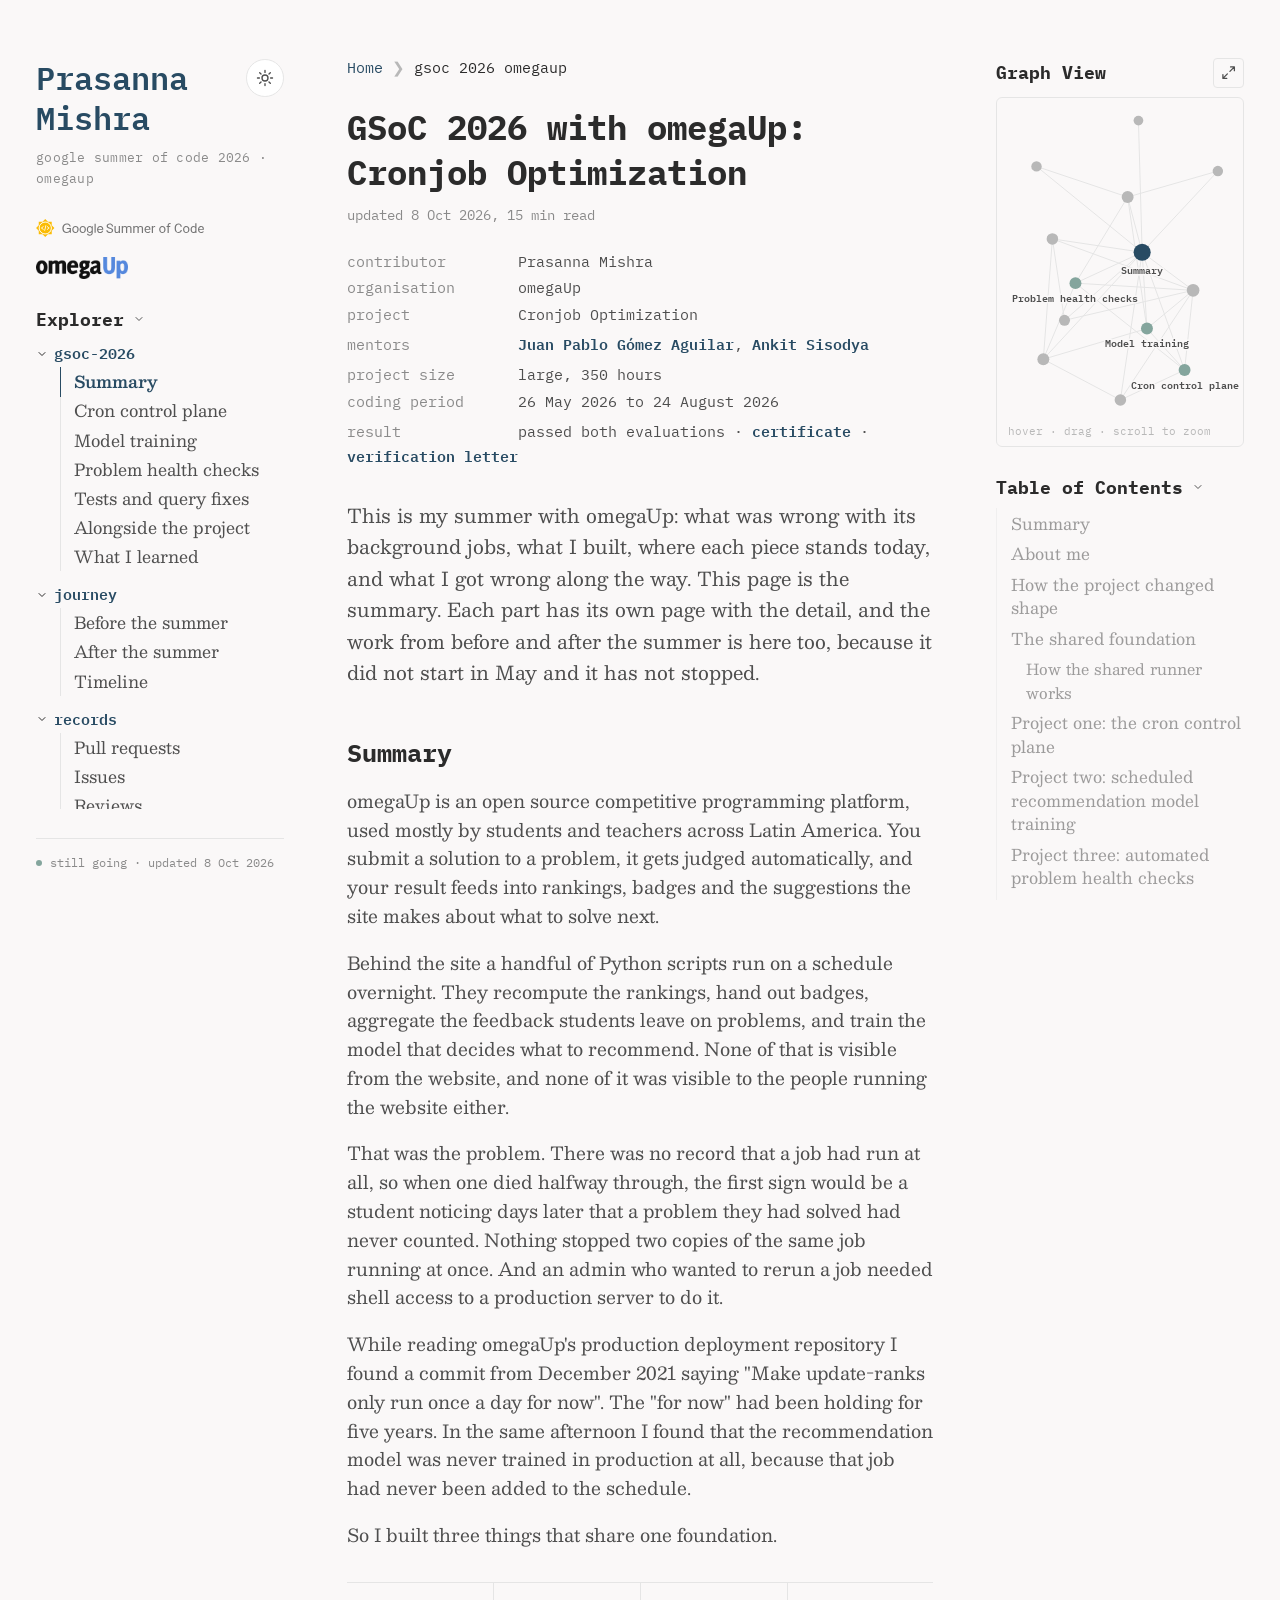
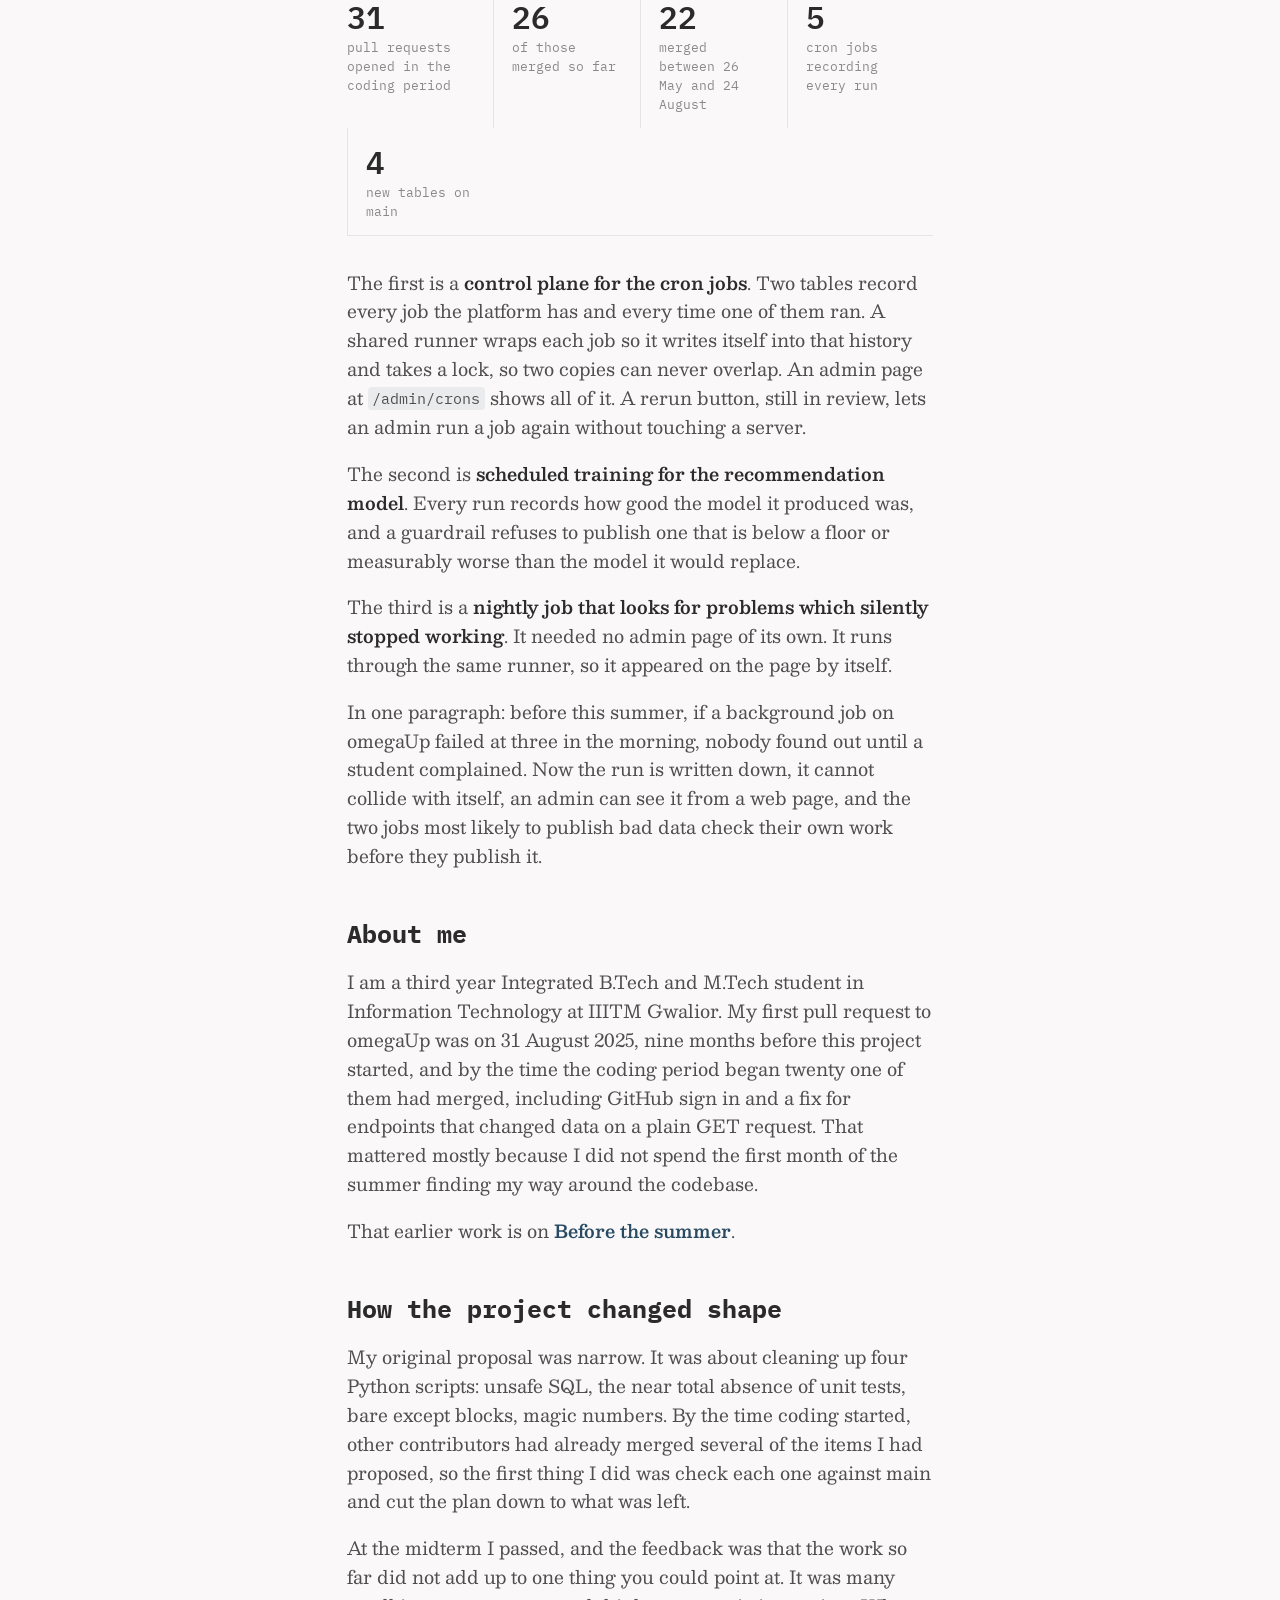
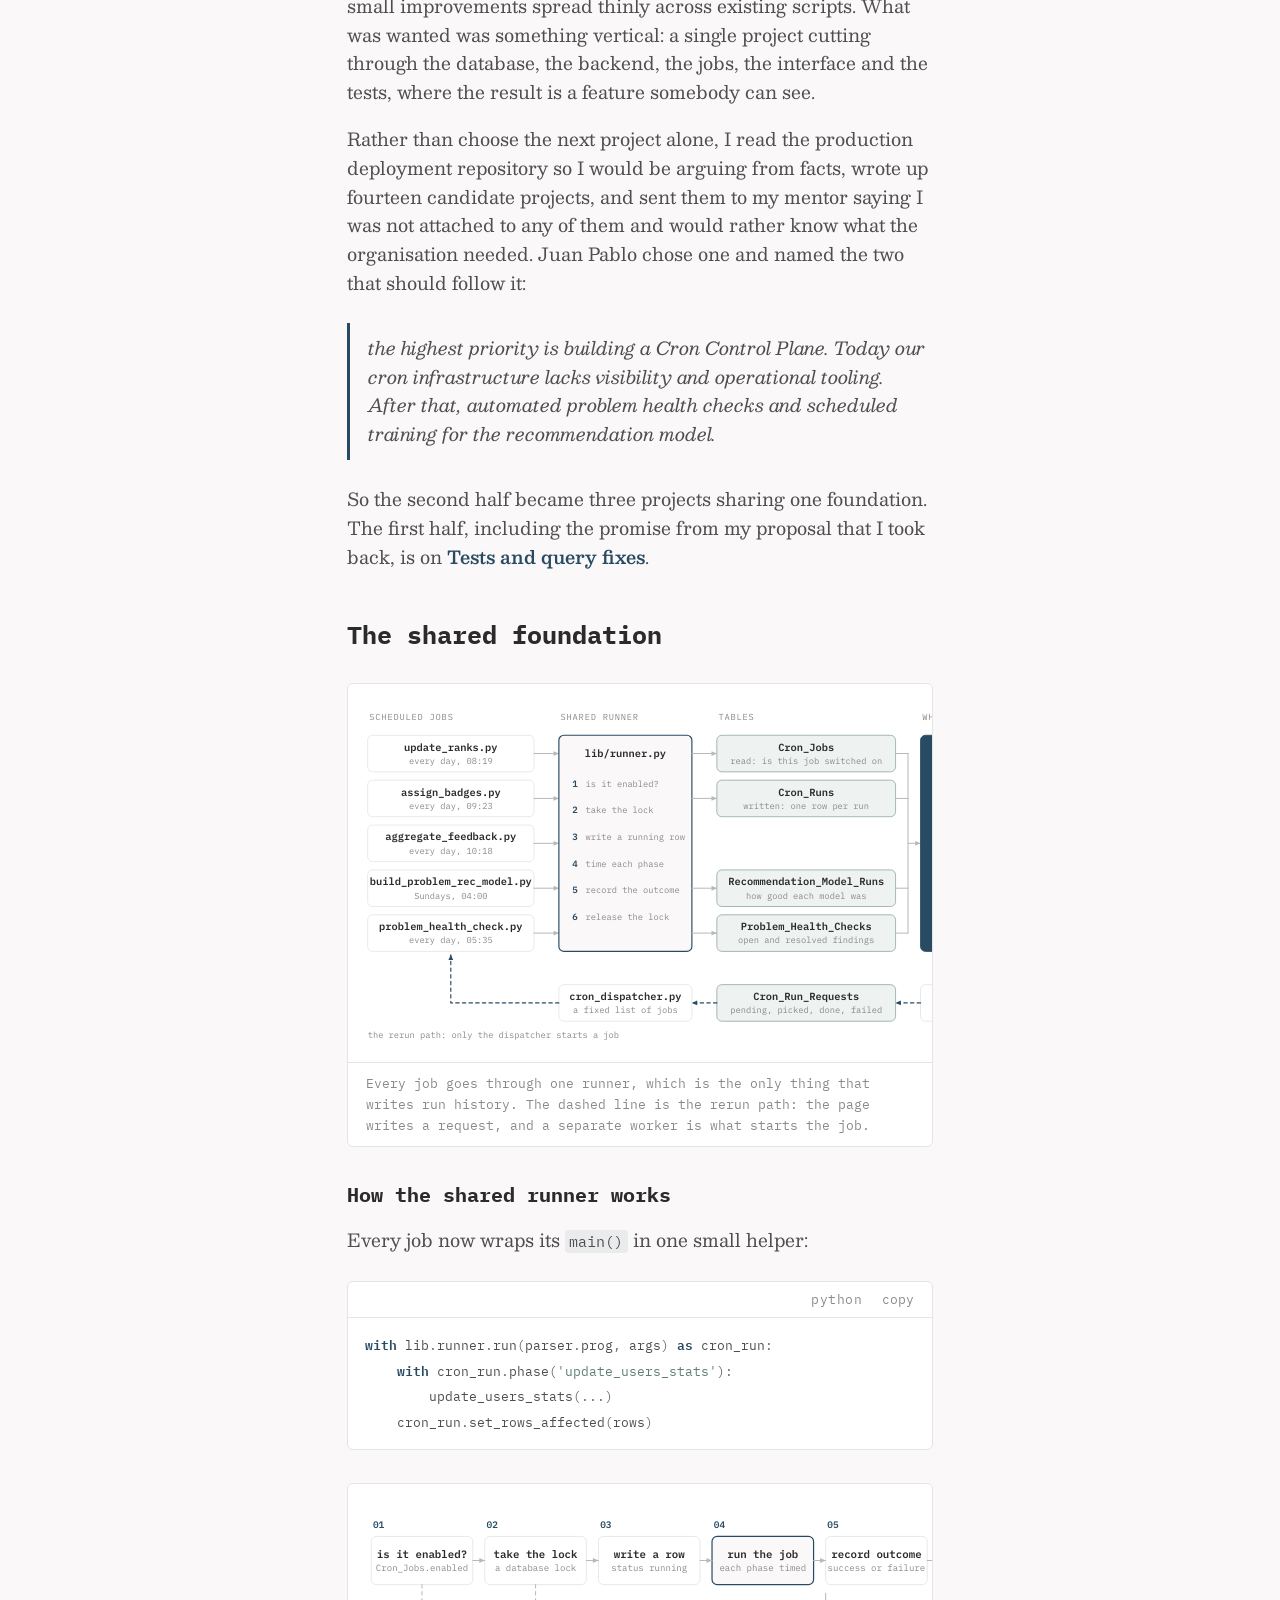
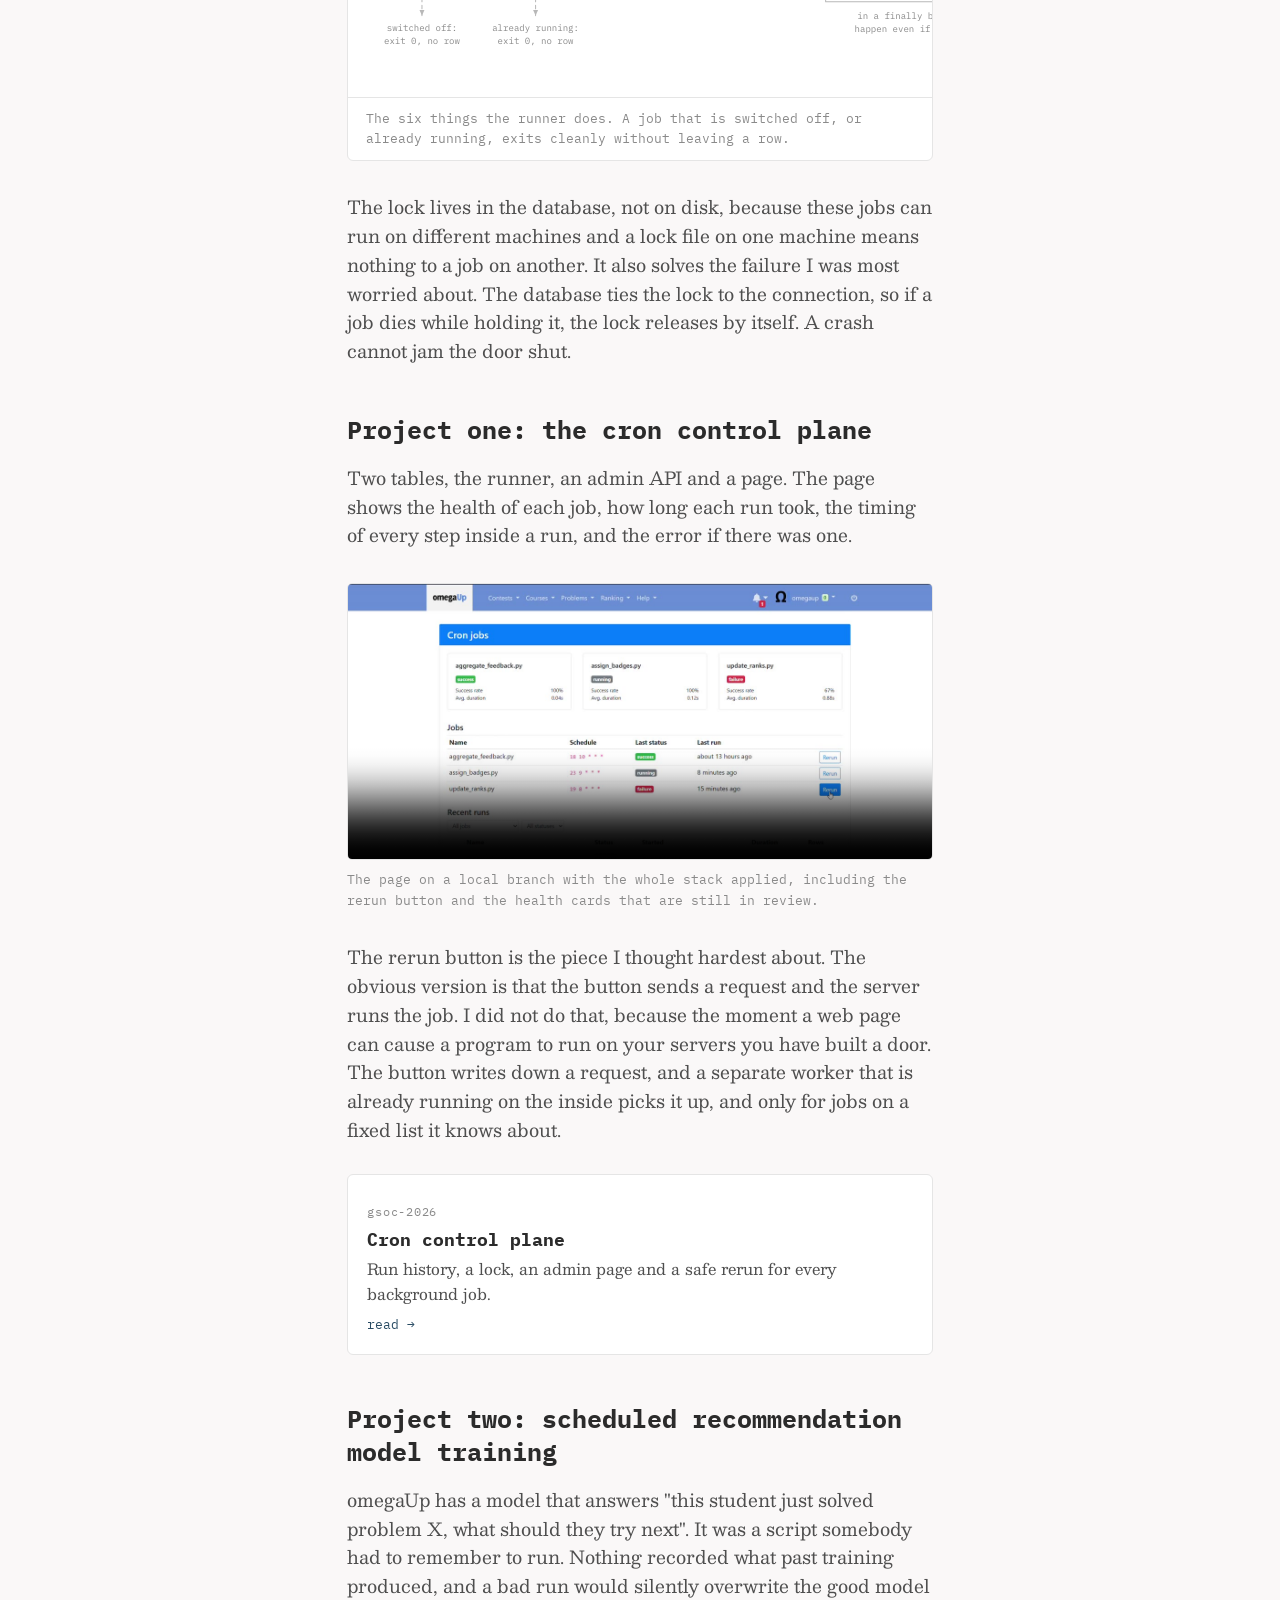
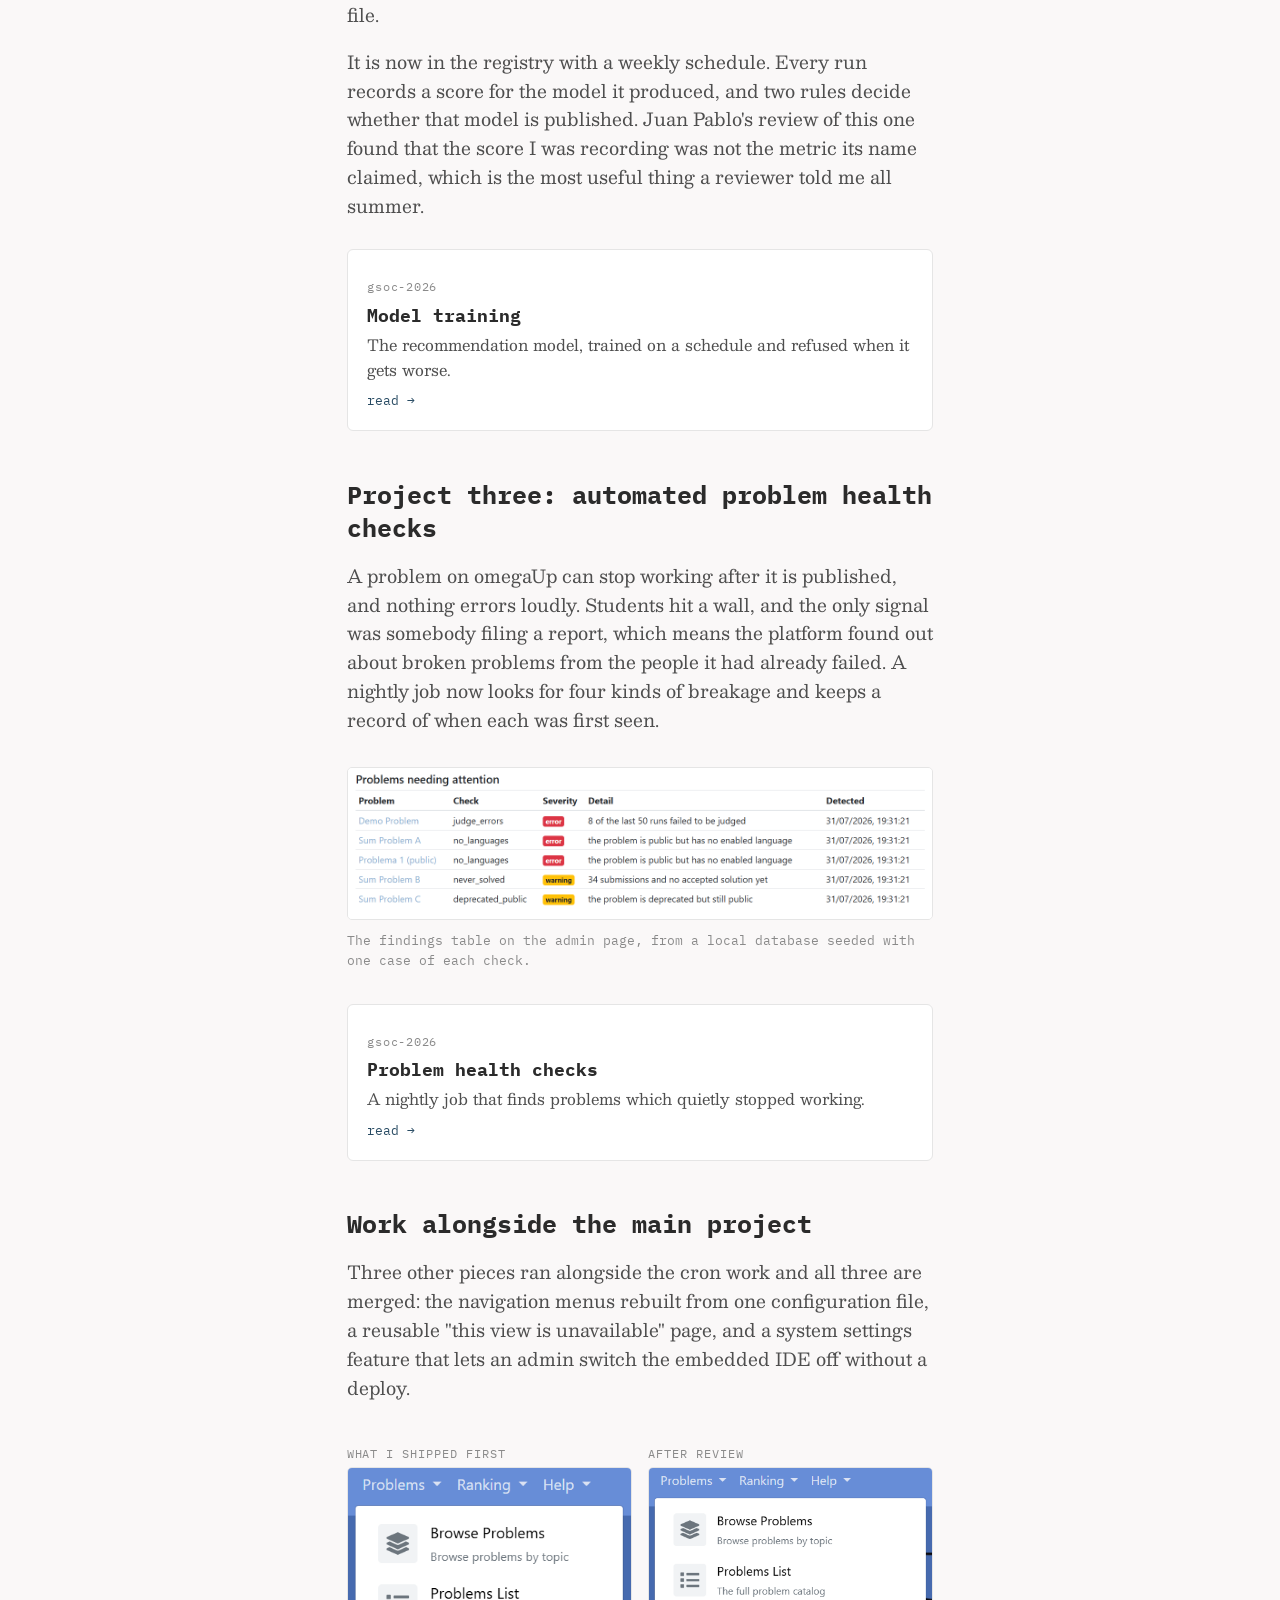
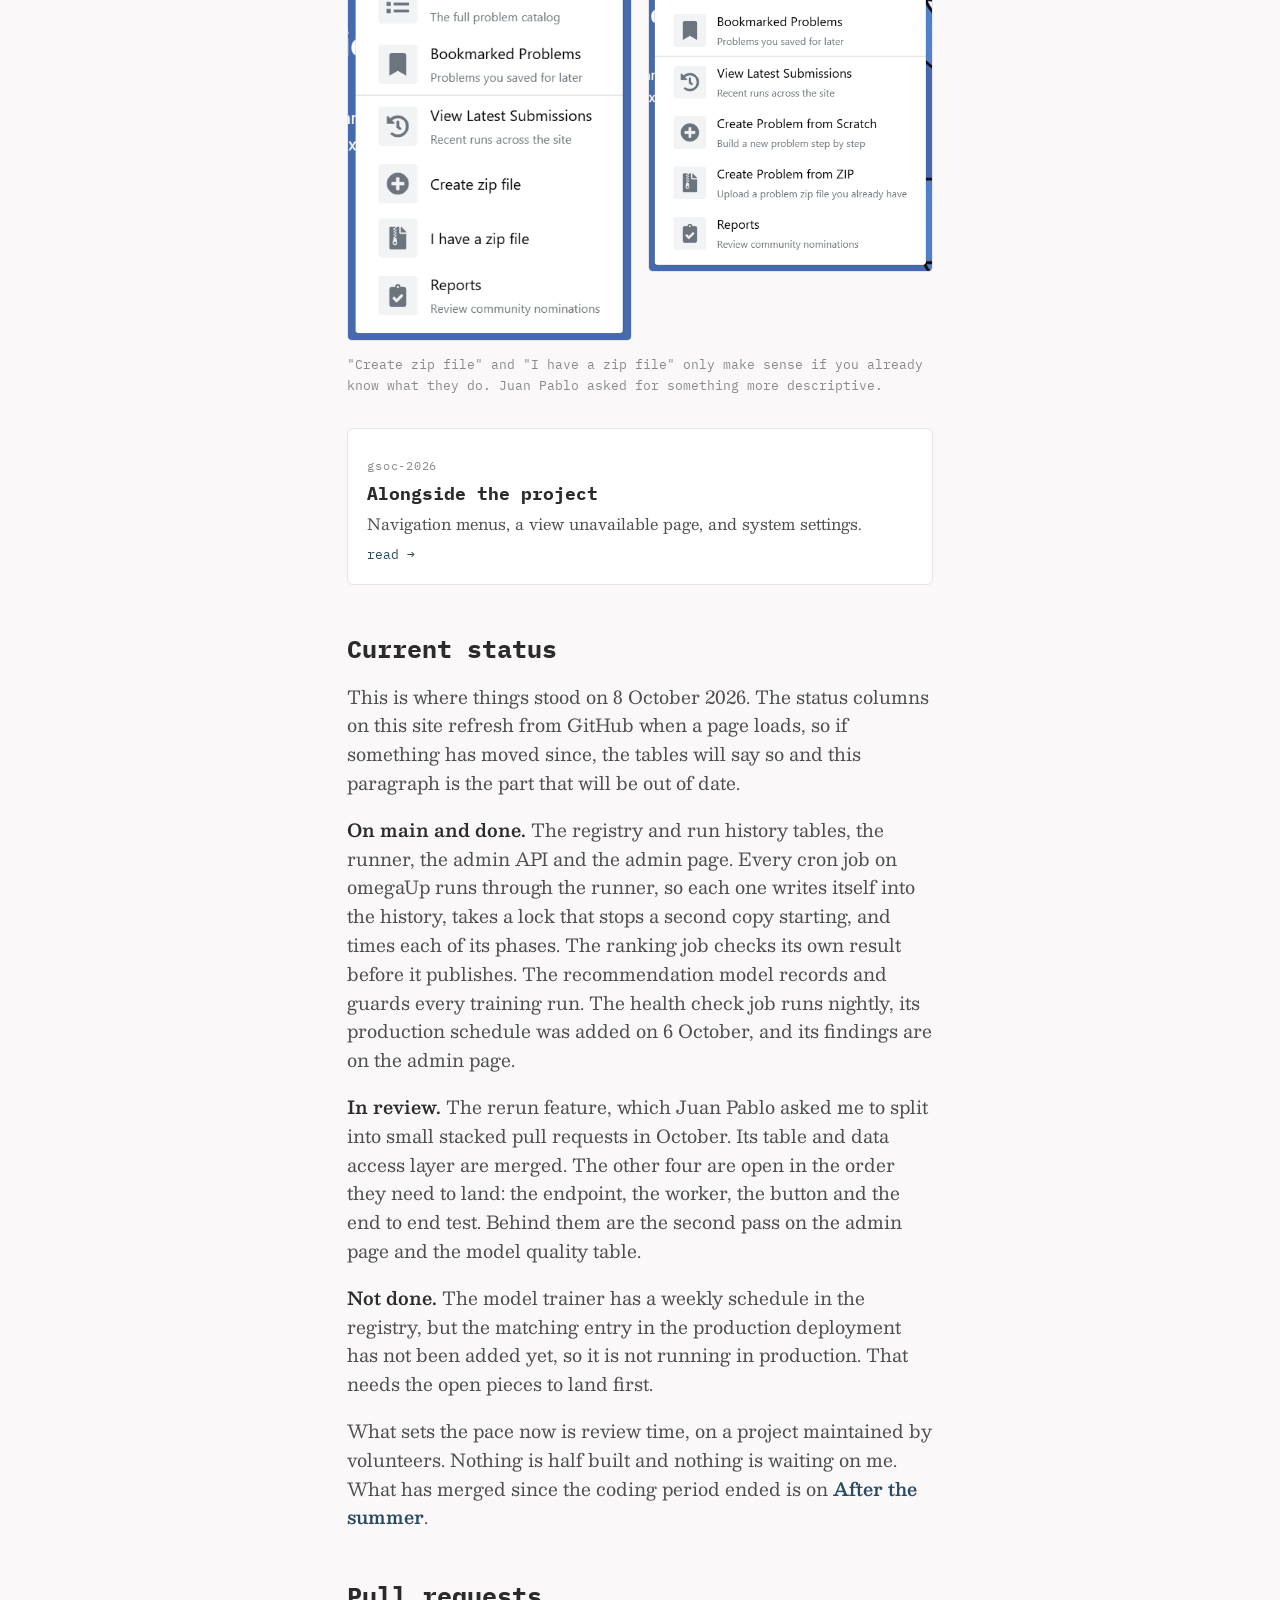
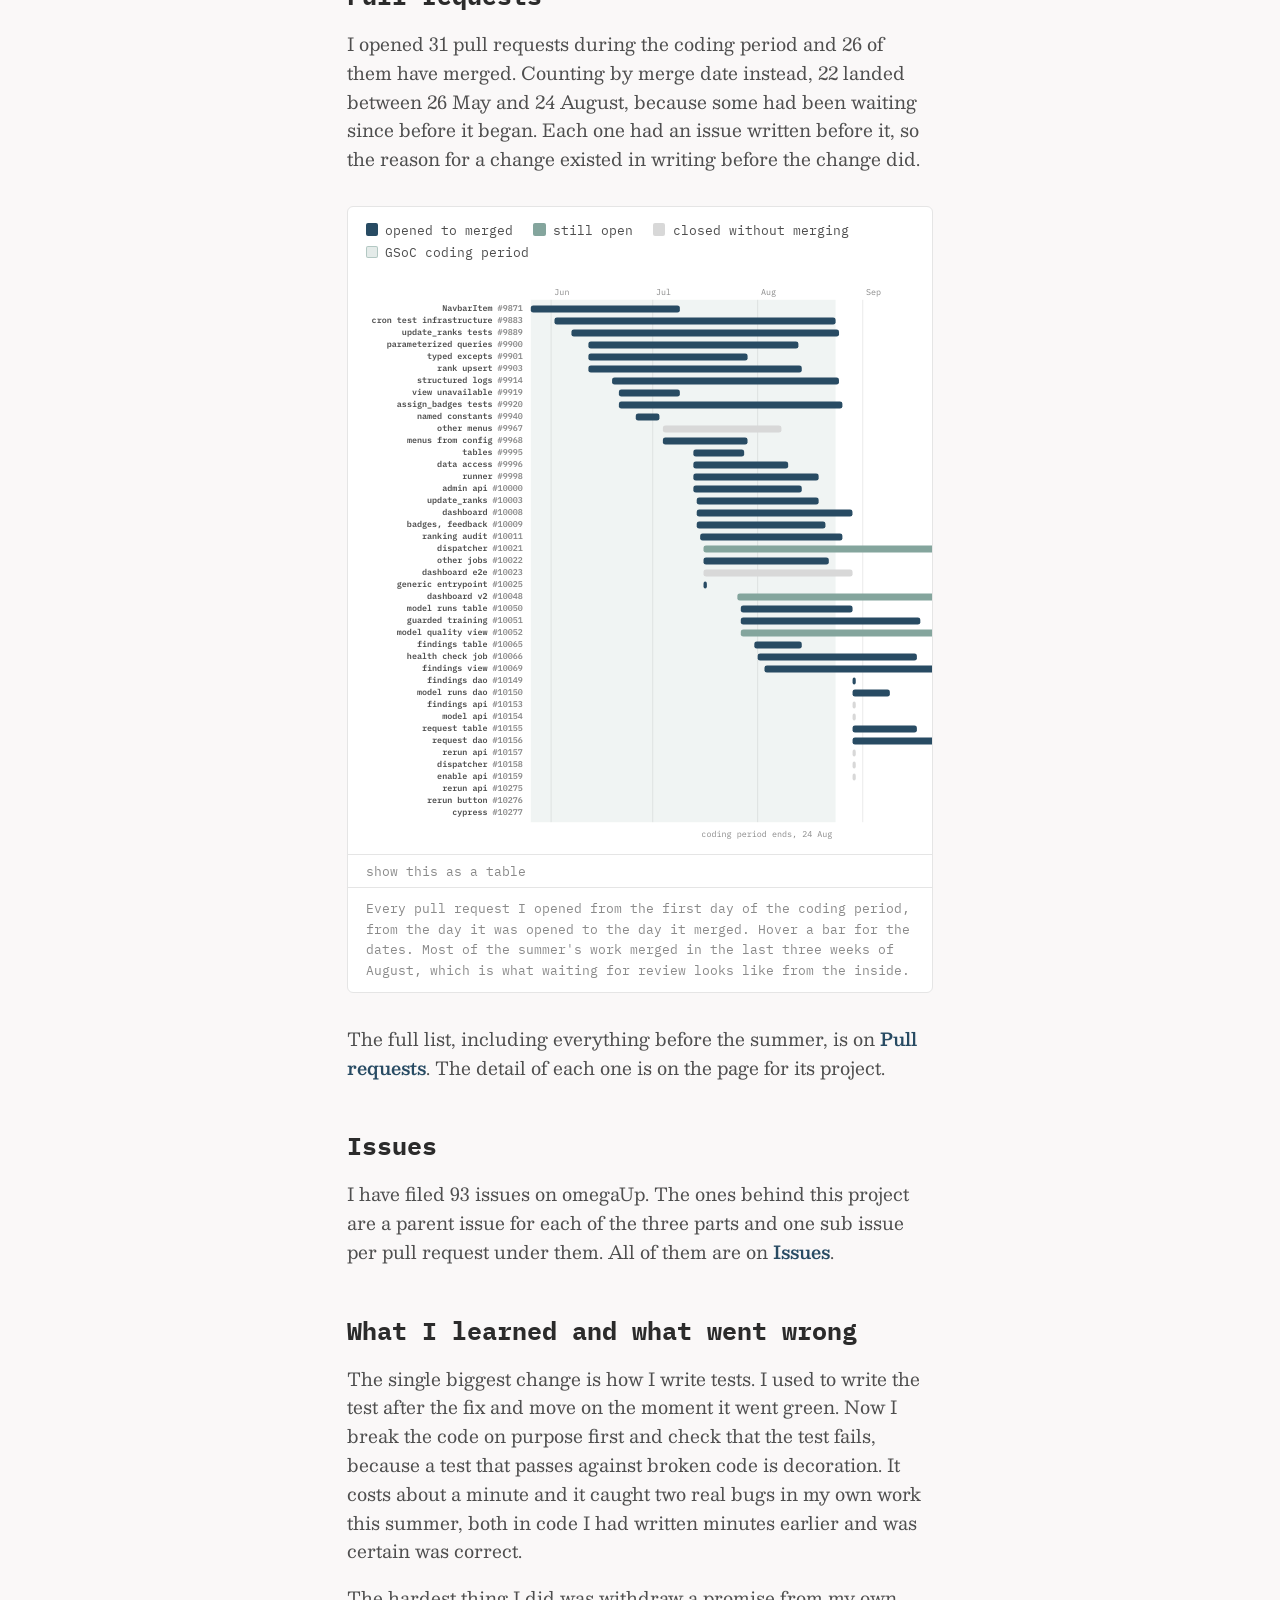
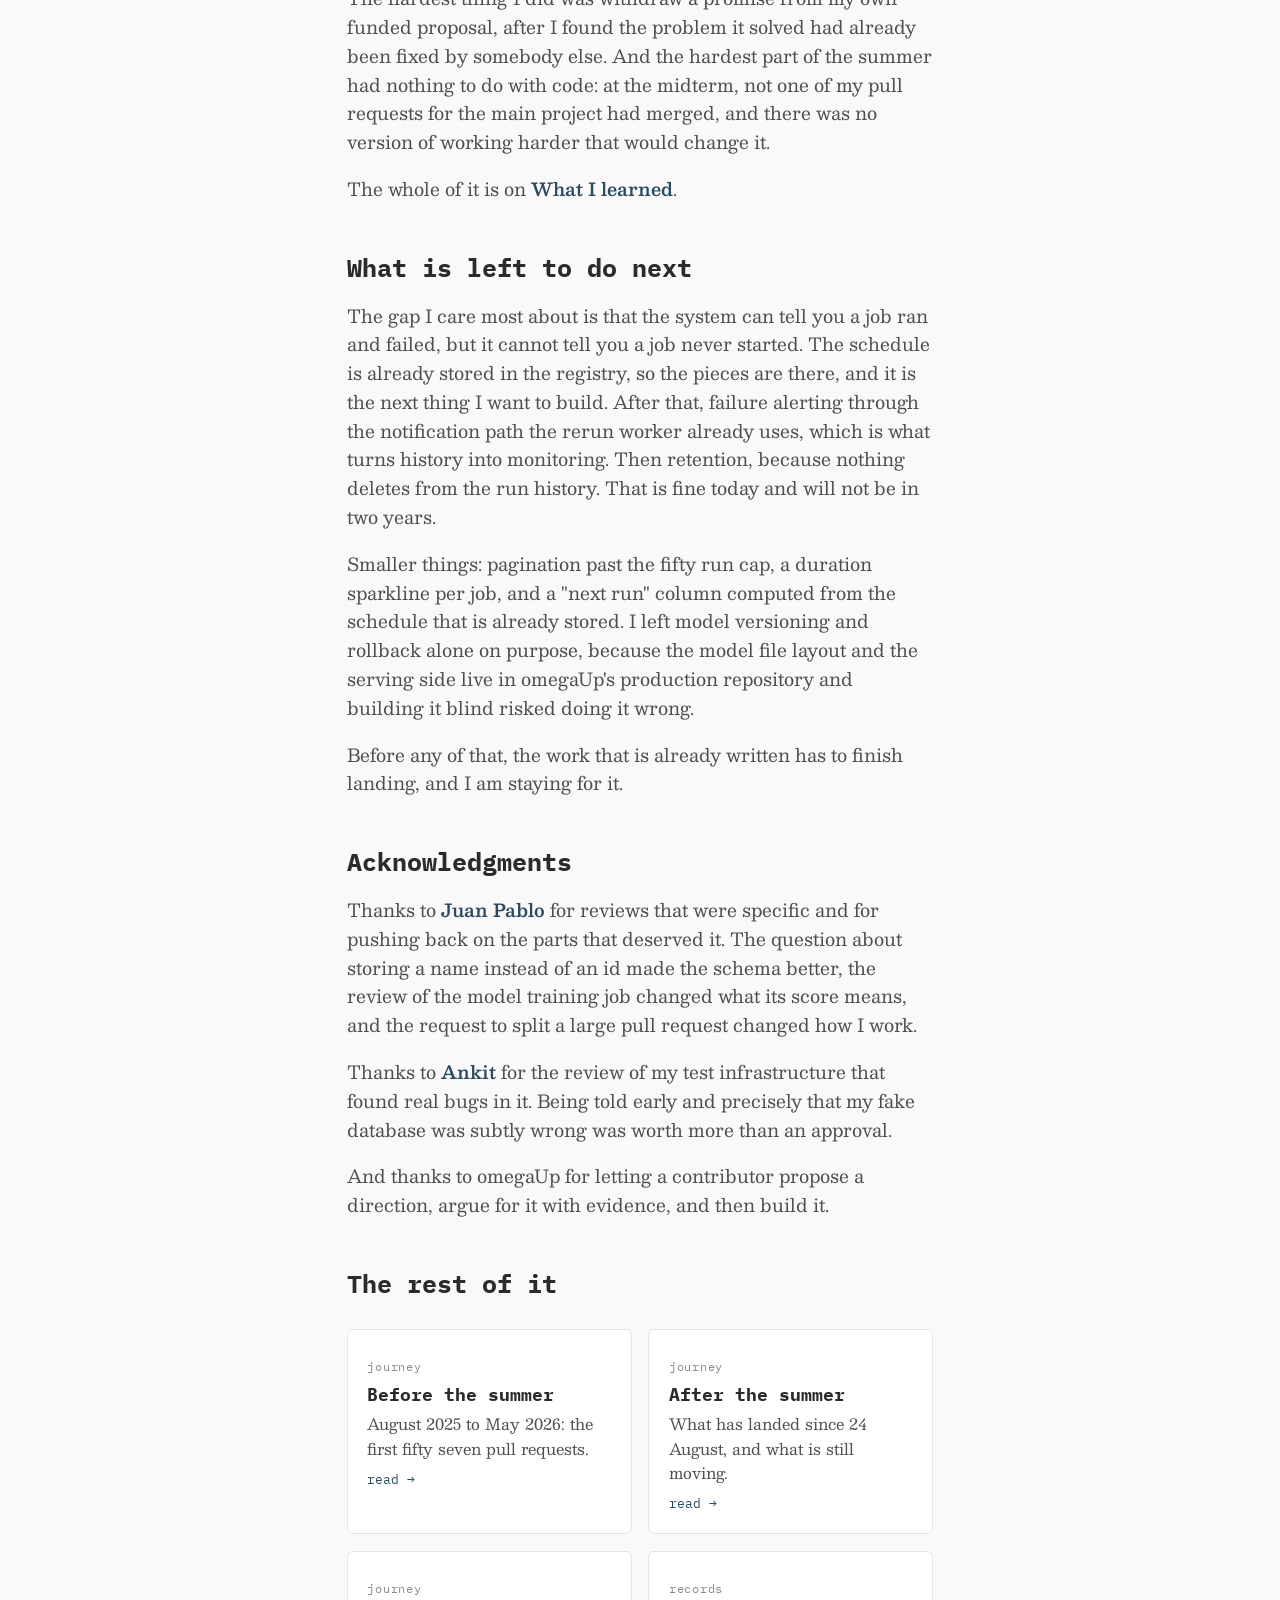
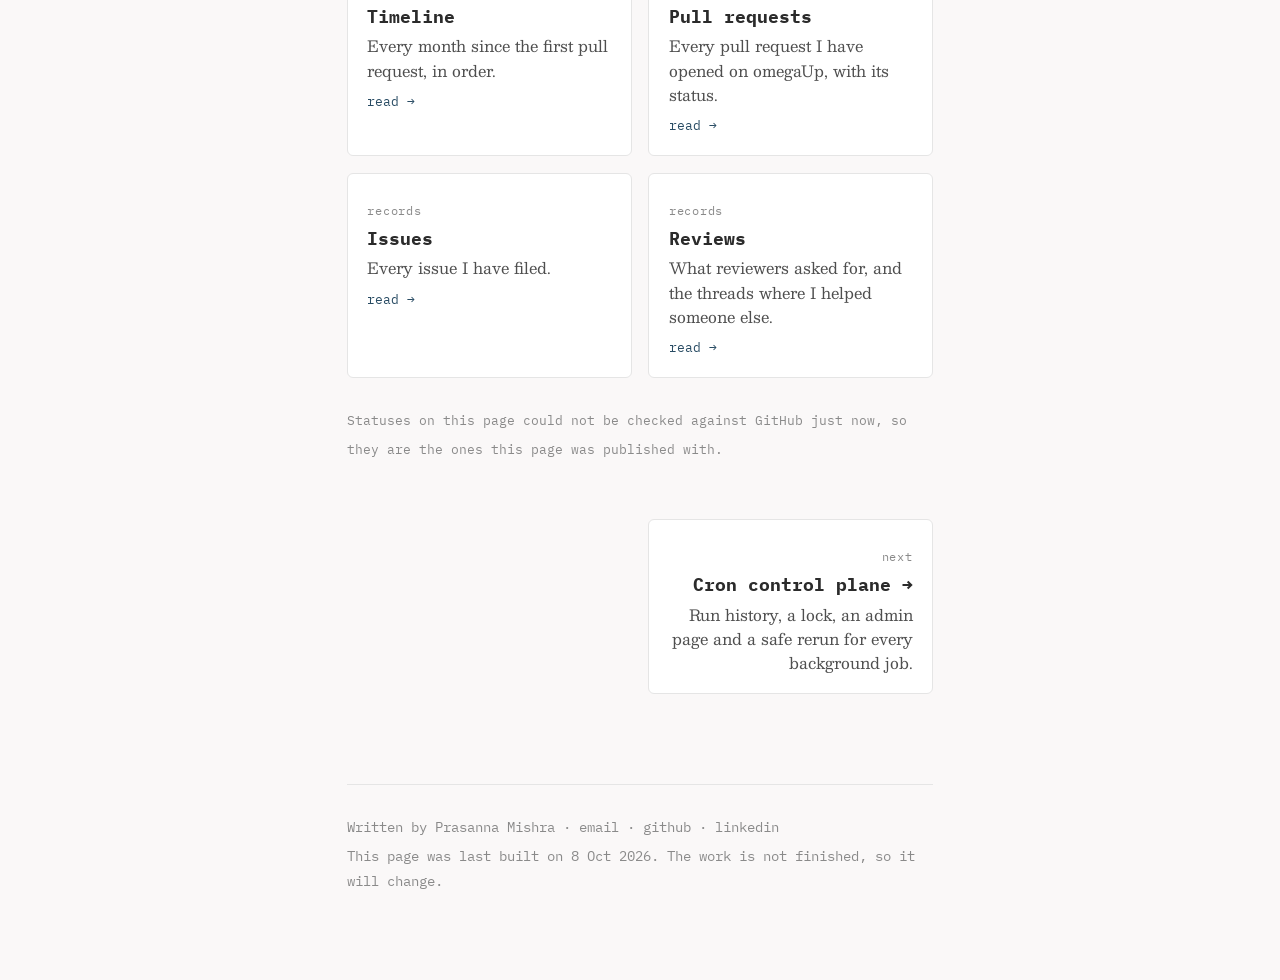
<file: gsoc/report.html>
<!DOCTYPE html>
<html lang="en">
<head>
<meta charset="utf-8" />
<meta name="viewport" content="width=device-width, initial-scale=1.0" />
<title>Project Report: Cronjob Optimization | Prasanna Mishra</title>
<meta name="description" content="The Google Summer of Code 2026 project report for Cronjob Optimization at omegaUp, now part of a single page." />
<meta name="robots" content="noindex, follow" />
<link rel="canonical" href="https://prasannamishra001.github.io/prasannamishra/gsoc/" />
<link rel="icon" type="image/svg+xml" href="assets/gsoc-icon.svg" />
<link rel="preconnect" href="https://fonts.googleapis.com" />
<link rel="preconnect" href="https://fonts.gstatic.com" crossorigin />
<link href="https://fonts.googleapis.com/css2?family=IBM+Plex+Mono:wght@400;600;700&family=Besley:ital,wght@0,400;0,600;1,400;1,600&display=swap" rel="stylesheet" />
<link rel="stylesheet" href="quartz.css" />
<script>
// The report is now a section of index.html. Send old deep links to the section they moved to.
(function () {
  var moved = {
    'about-me': 'about-me',
    'project-motivation': 'summary',
    'project-goals': 'how-the-project-changed-shape',
    'technical-implementation': 'architecture',
    'architecture': 'architecture',
    'how-the-shared-runner-works': 'how-the-shared-runner-works',
    'project-1-the-cron-control-plane': 'project-1-the-cron-control-plane',
    'project-2-scheduled-recommendation-model-training': 'project-2-scheduled-recommendation-model-training',
    'project-3-automated-problem-health-checks': 'project-3-automated-problem-health-checks',
    'development-journey': 'pull-requests',
    'work-outside-the-main-project': 'work-outside-the-main-project',
    'what-went-wrong': 'what-i-learned',
    'current-status': 'current-status',
    'future-work': 'future-work',
    'acknowledgments': 'acknowledgments'
  };
  var hash = window.location.hash.replace('#', '');
  window.location.replace('index.html#' + (moved[hash] || 'summary'));
})();
</script>
<meta http-equiv="refresh" content="0; url=index.html#summary" />
</head>
<body>
<div id="quartz-root" class="page"><div id="quartz-body">
<div class="center">
  <div class="page-header">
    <h1 class="article-title">This page moved</h1>
  </div>
  <article>
    <p>The project report is now part of one page along with the summary and the pull request
    tables, at <a href="index.html#summary">the main write up</a>. This address still works and
    still points at the same content, so nothing linking here is broken.</p>
  </article>
  <footer>
    <p>Written by Prasanna Mishra &middot; <a href="mailto:mishra.prasanna838@gmail.com">email</a> &middot; <a href="https://github.com/PrasannaMishra001">github</a> &middot; <a href="https://www.linkedin.com/in/prasanna-mishra-871269367">linkedin</a></p>
  </footer>
</div>
</div></div>
</body>
</html>
</file>
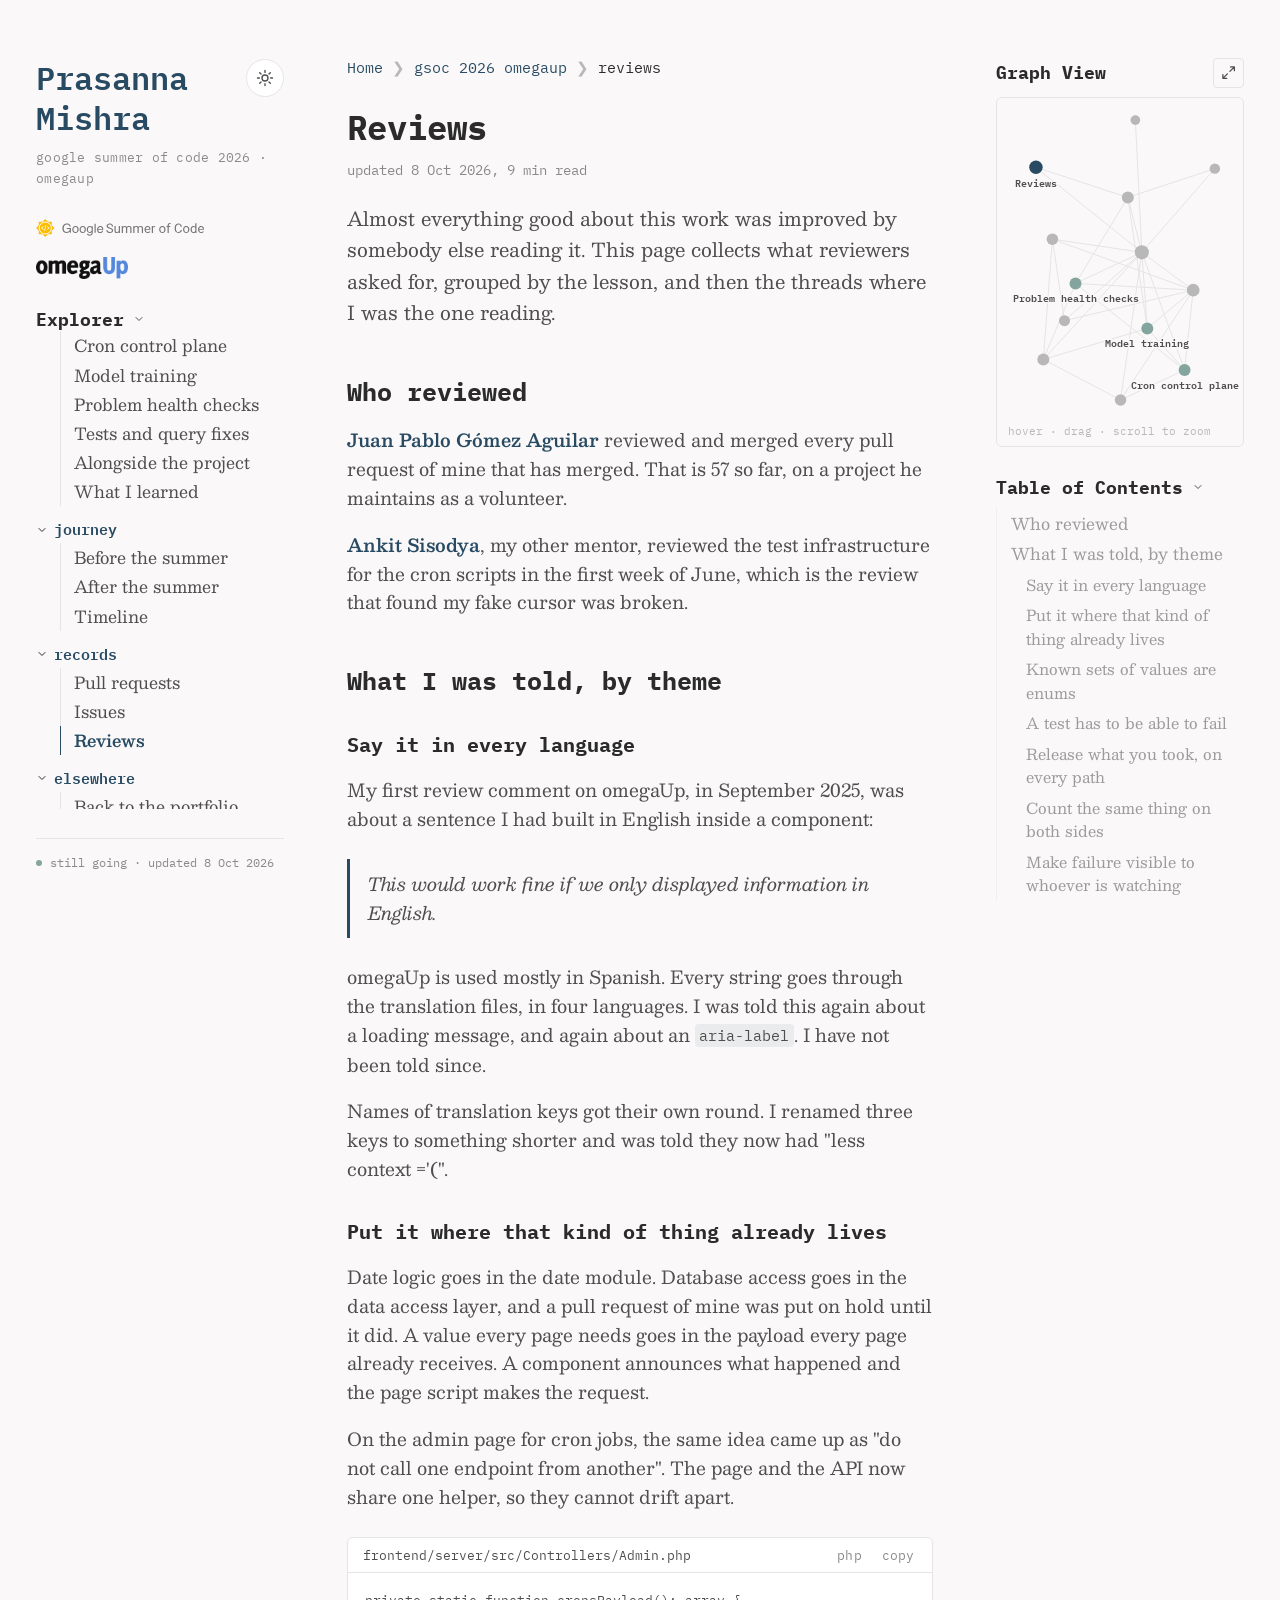
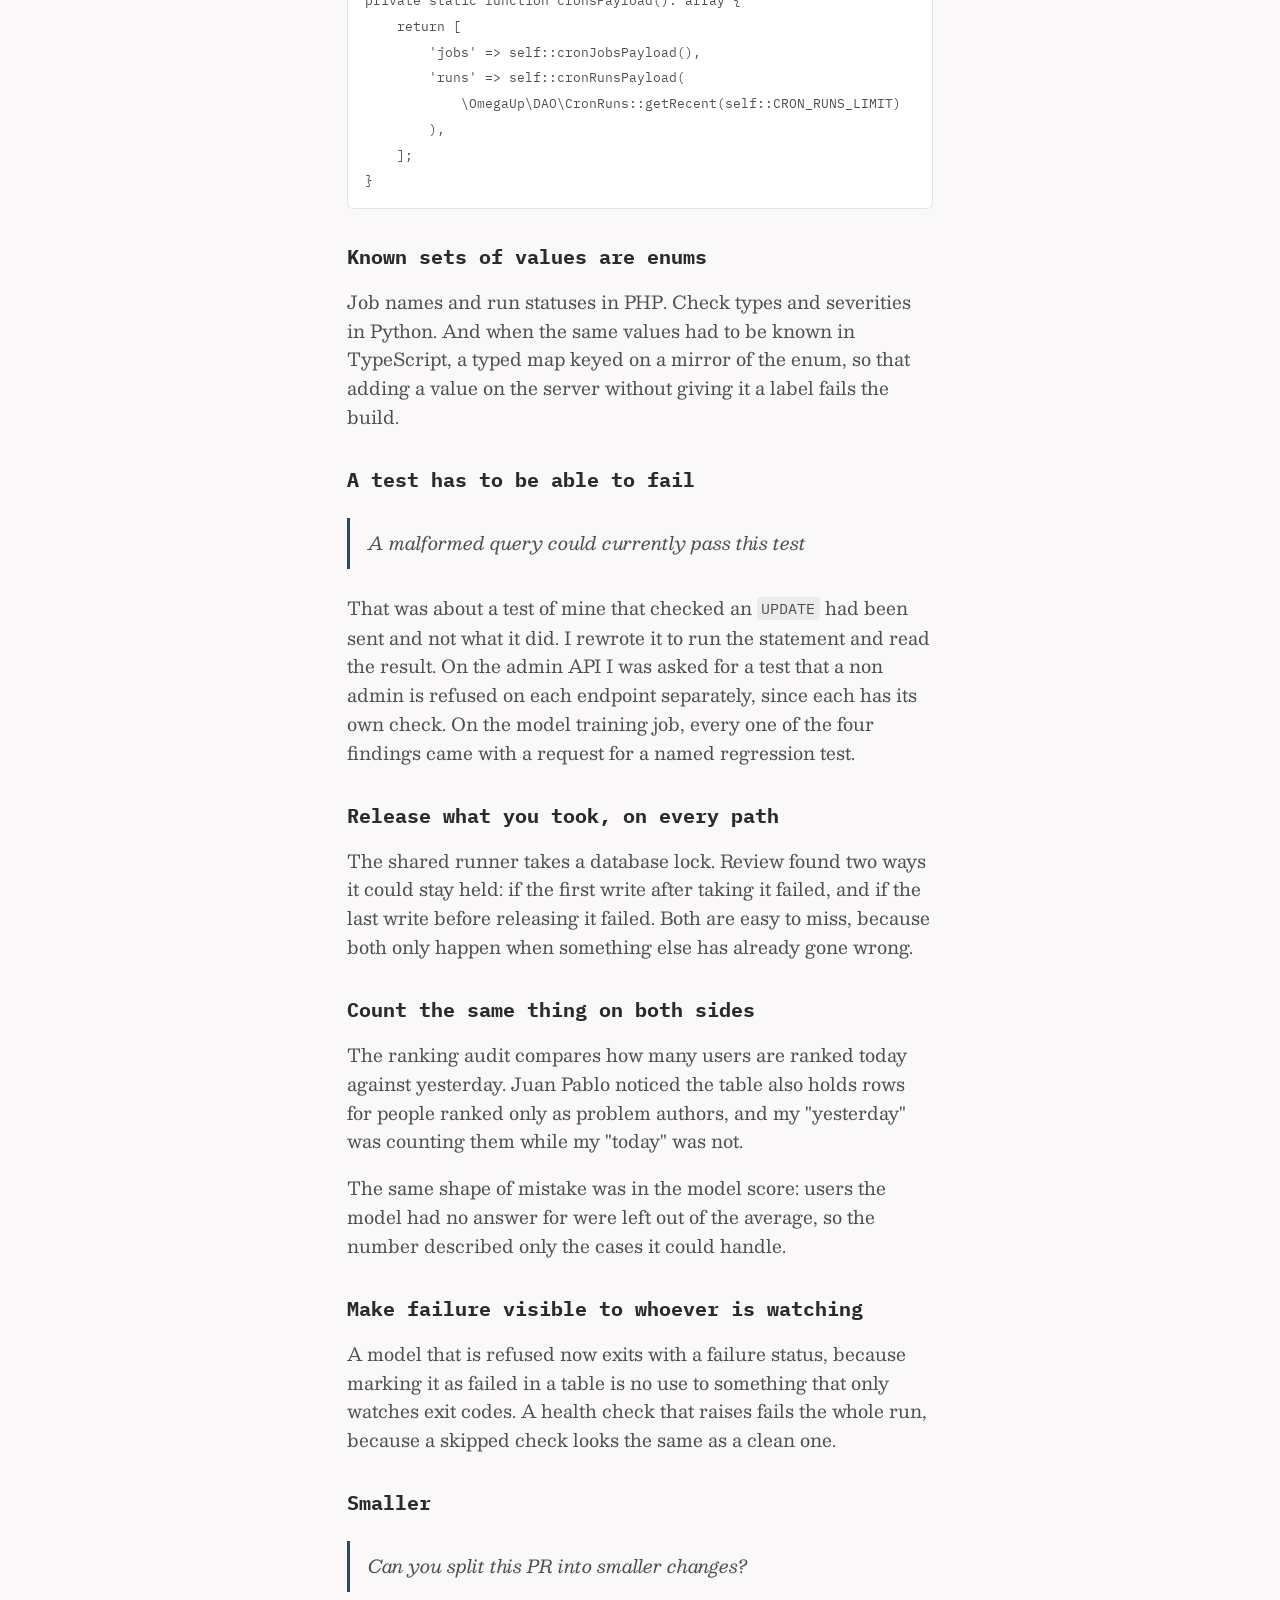
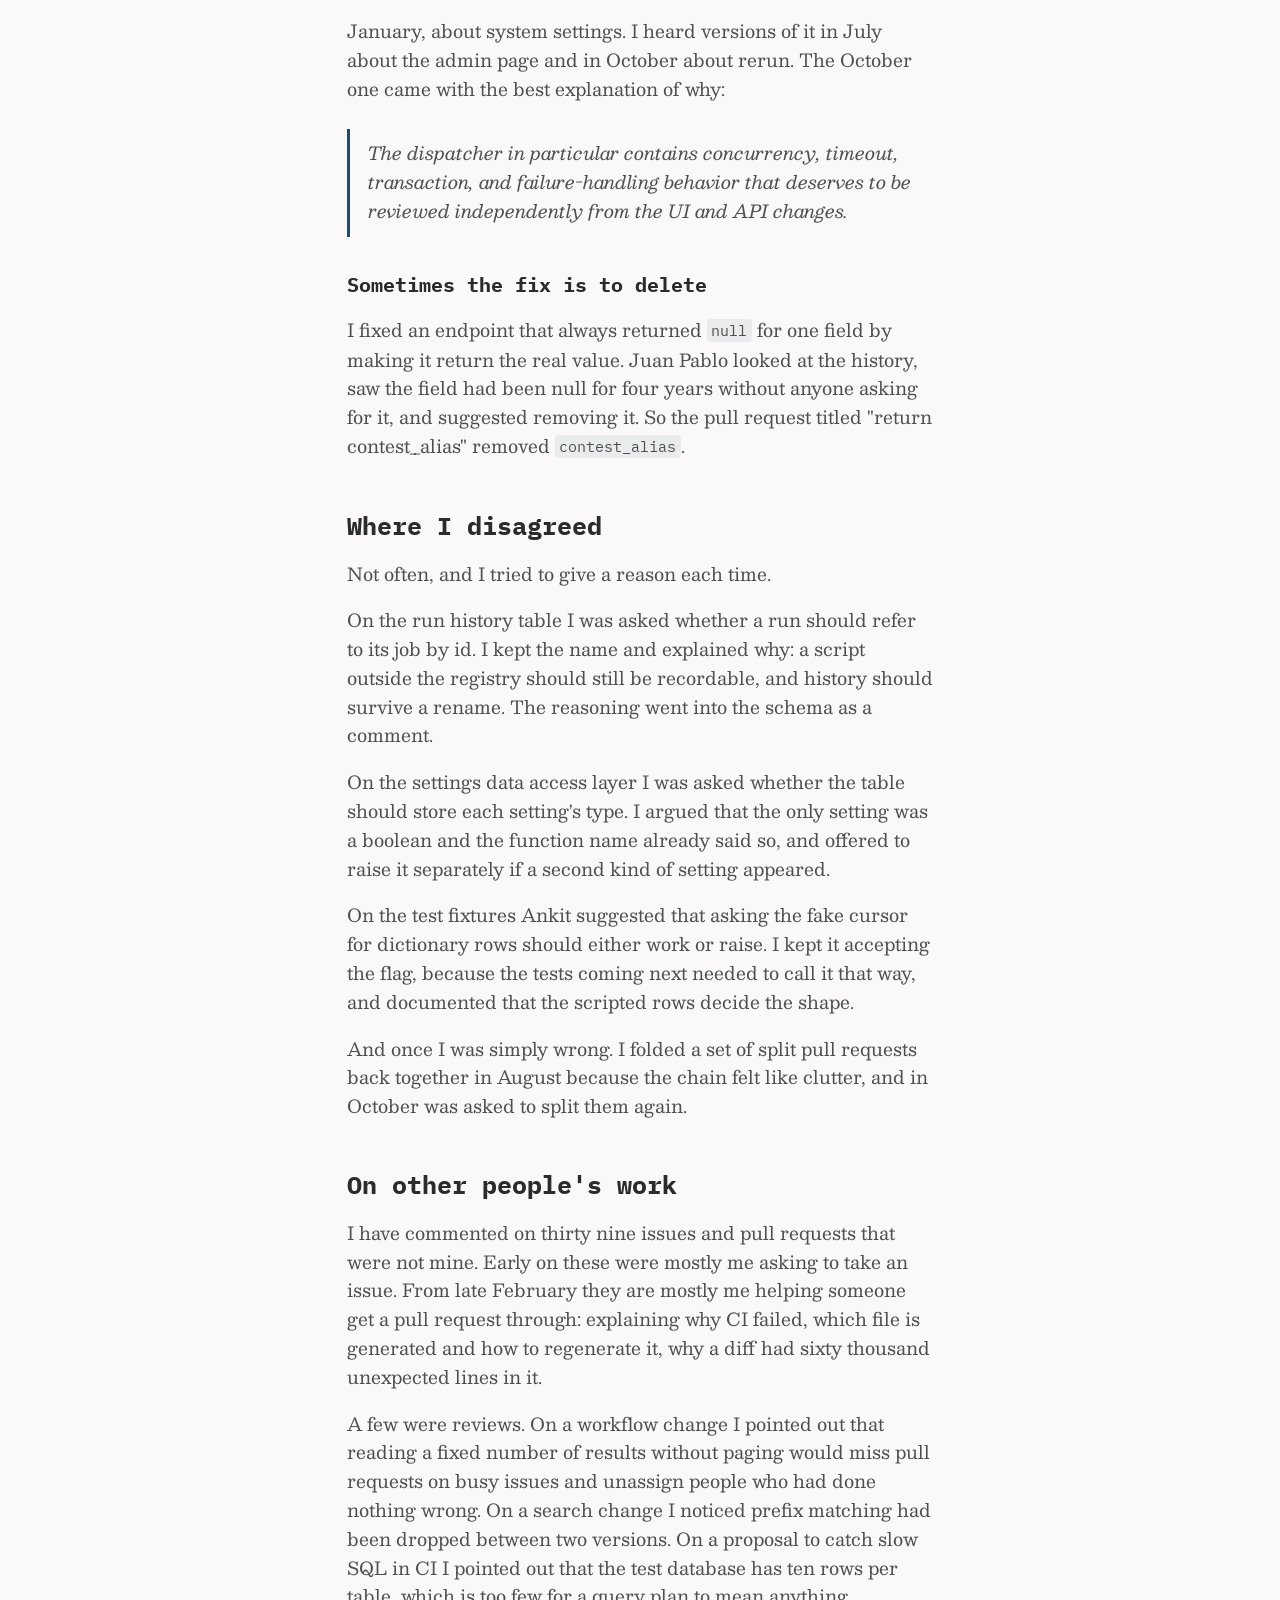
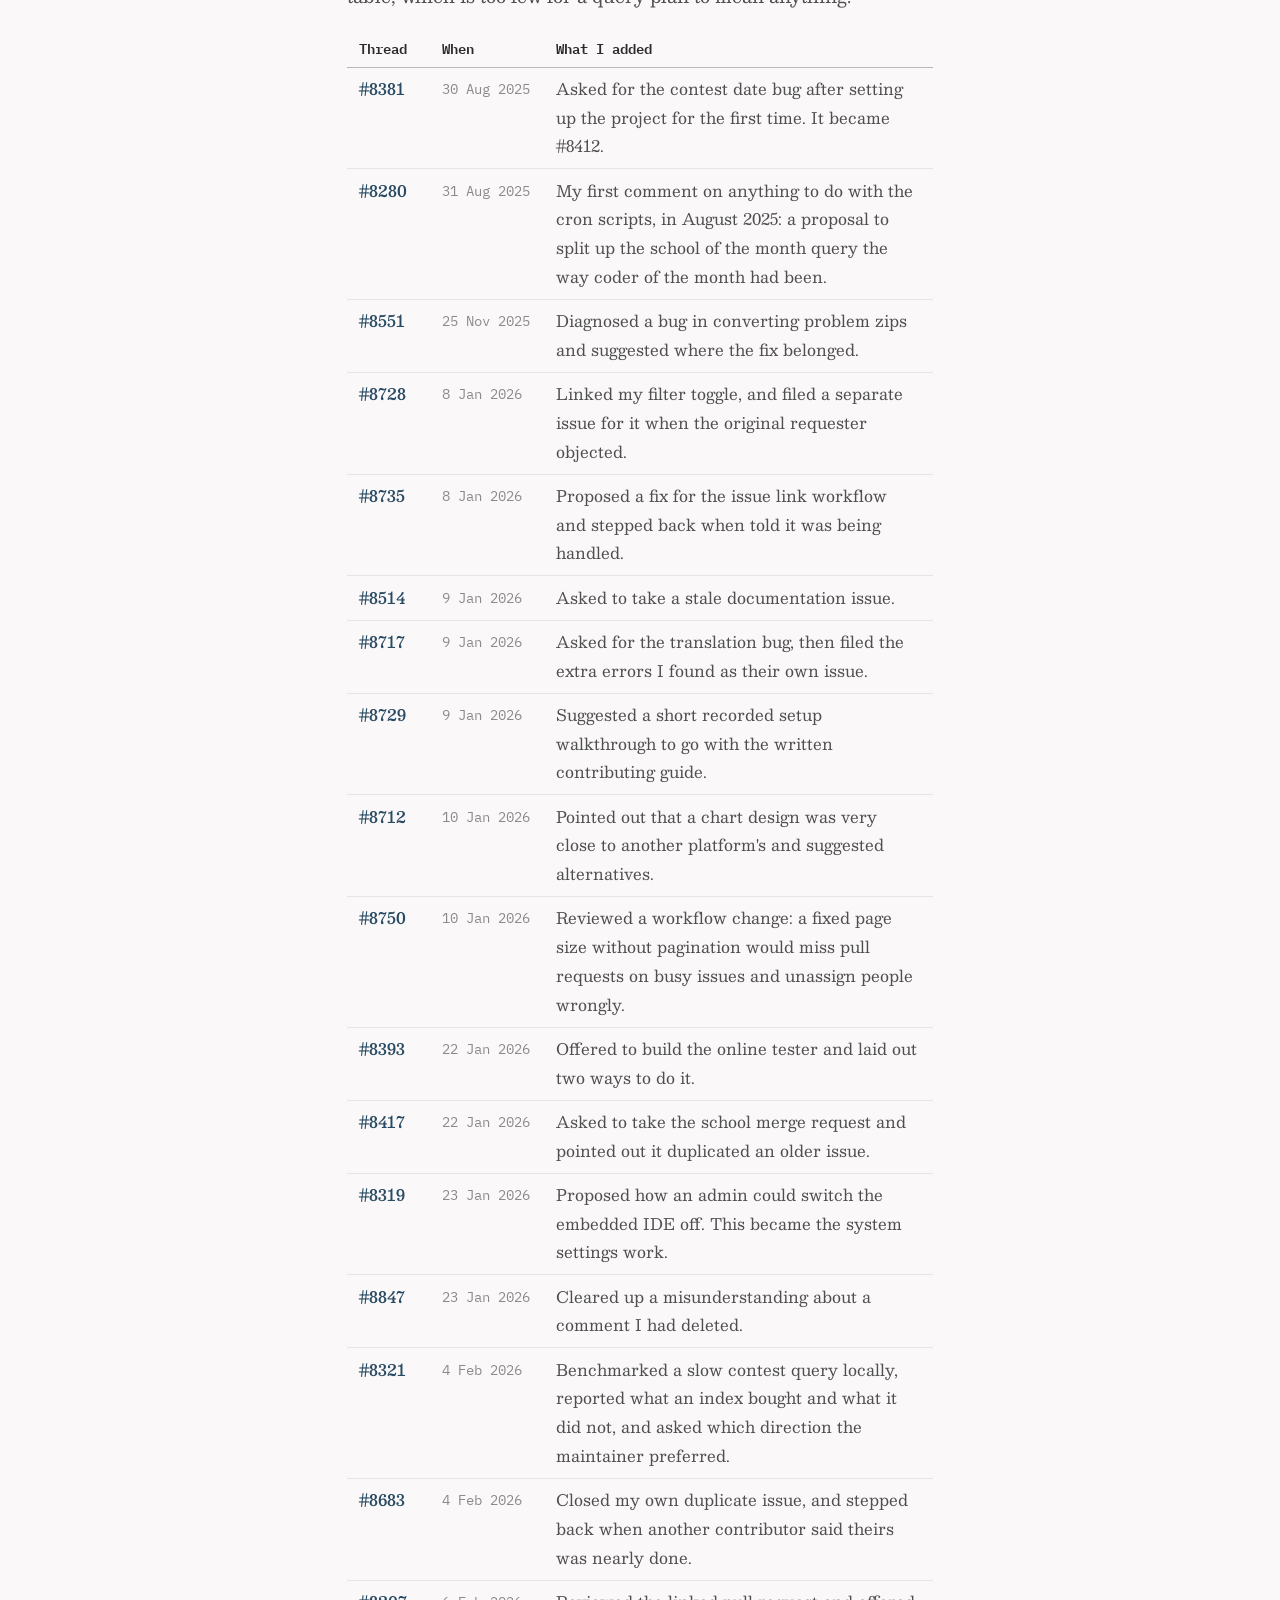
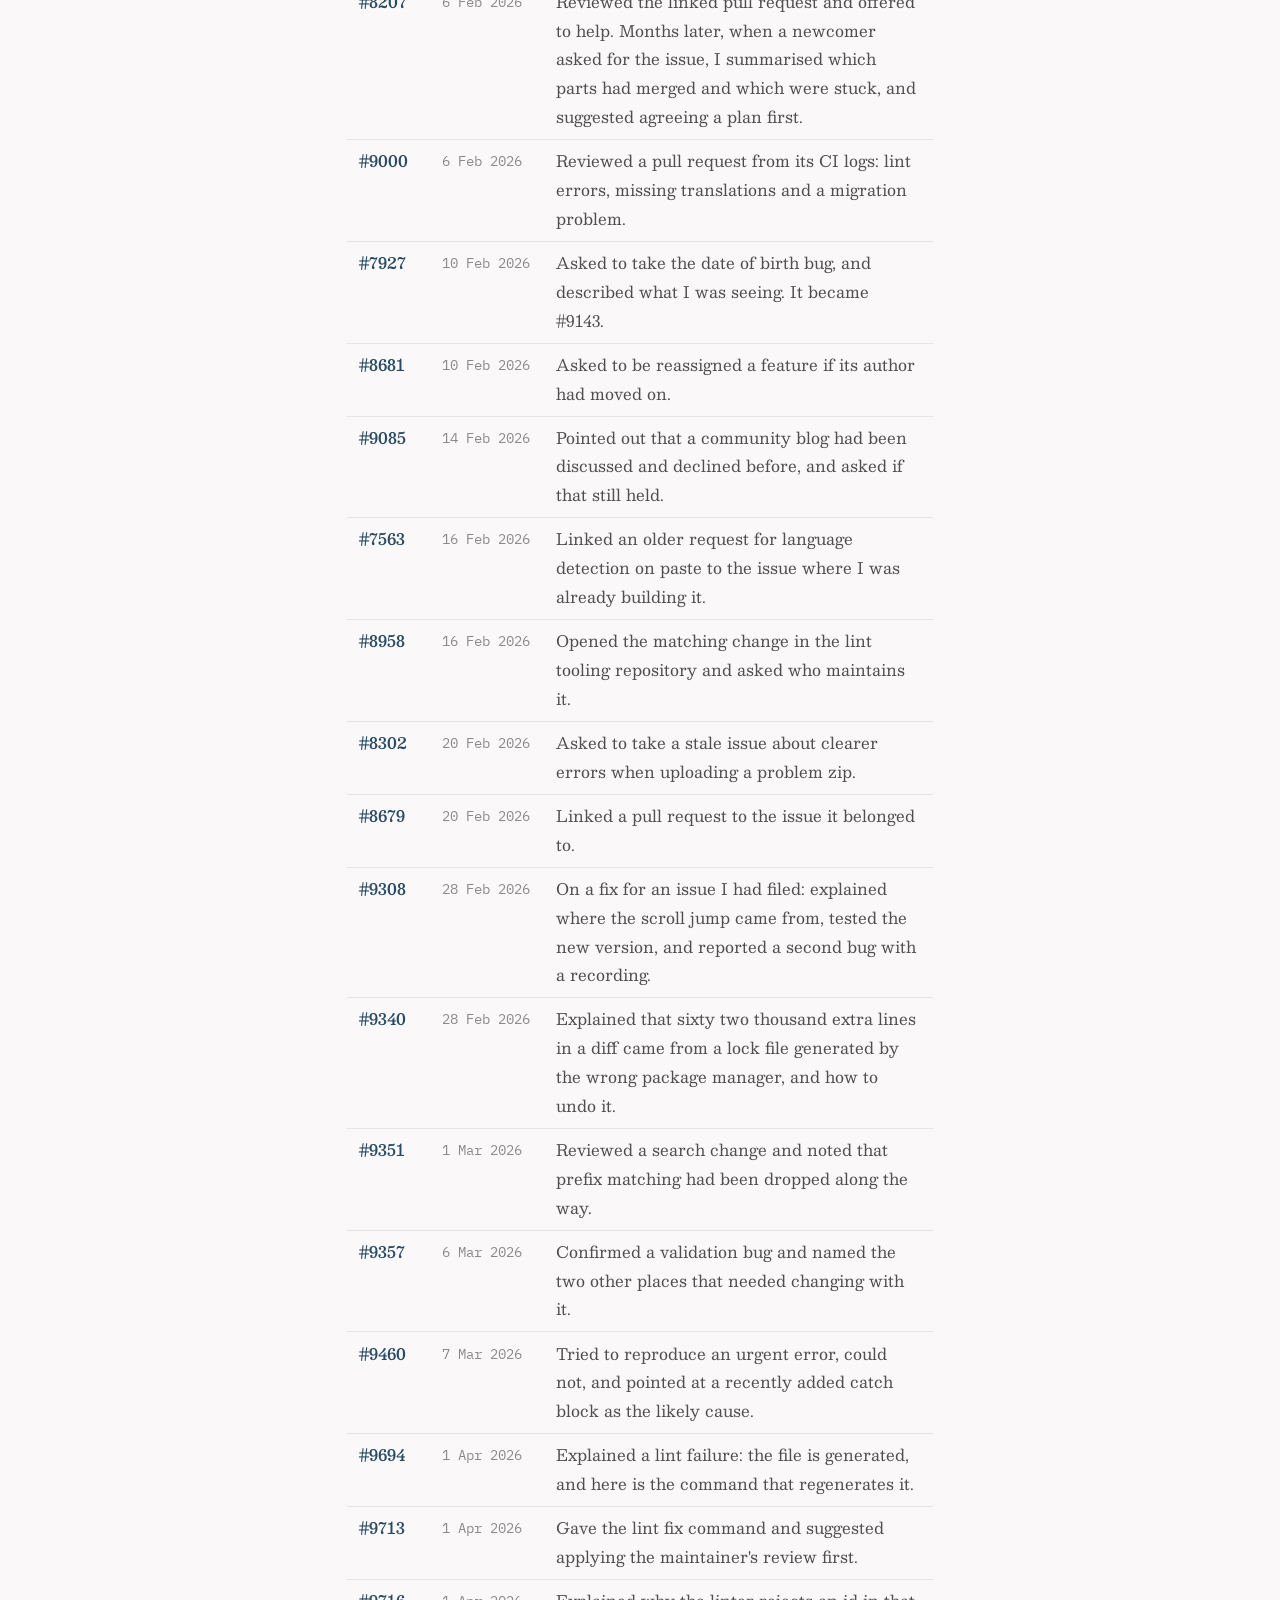
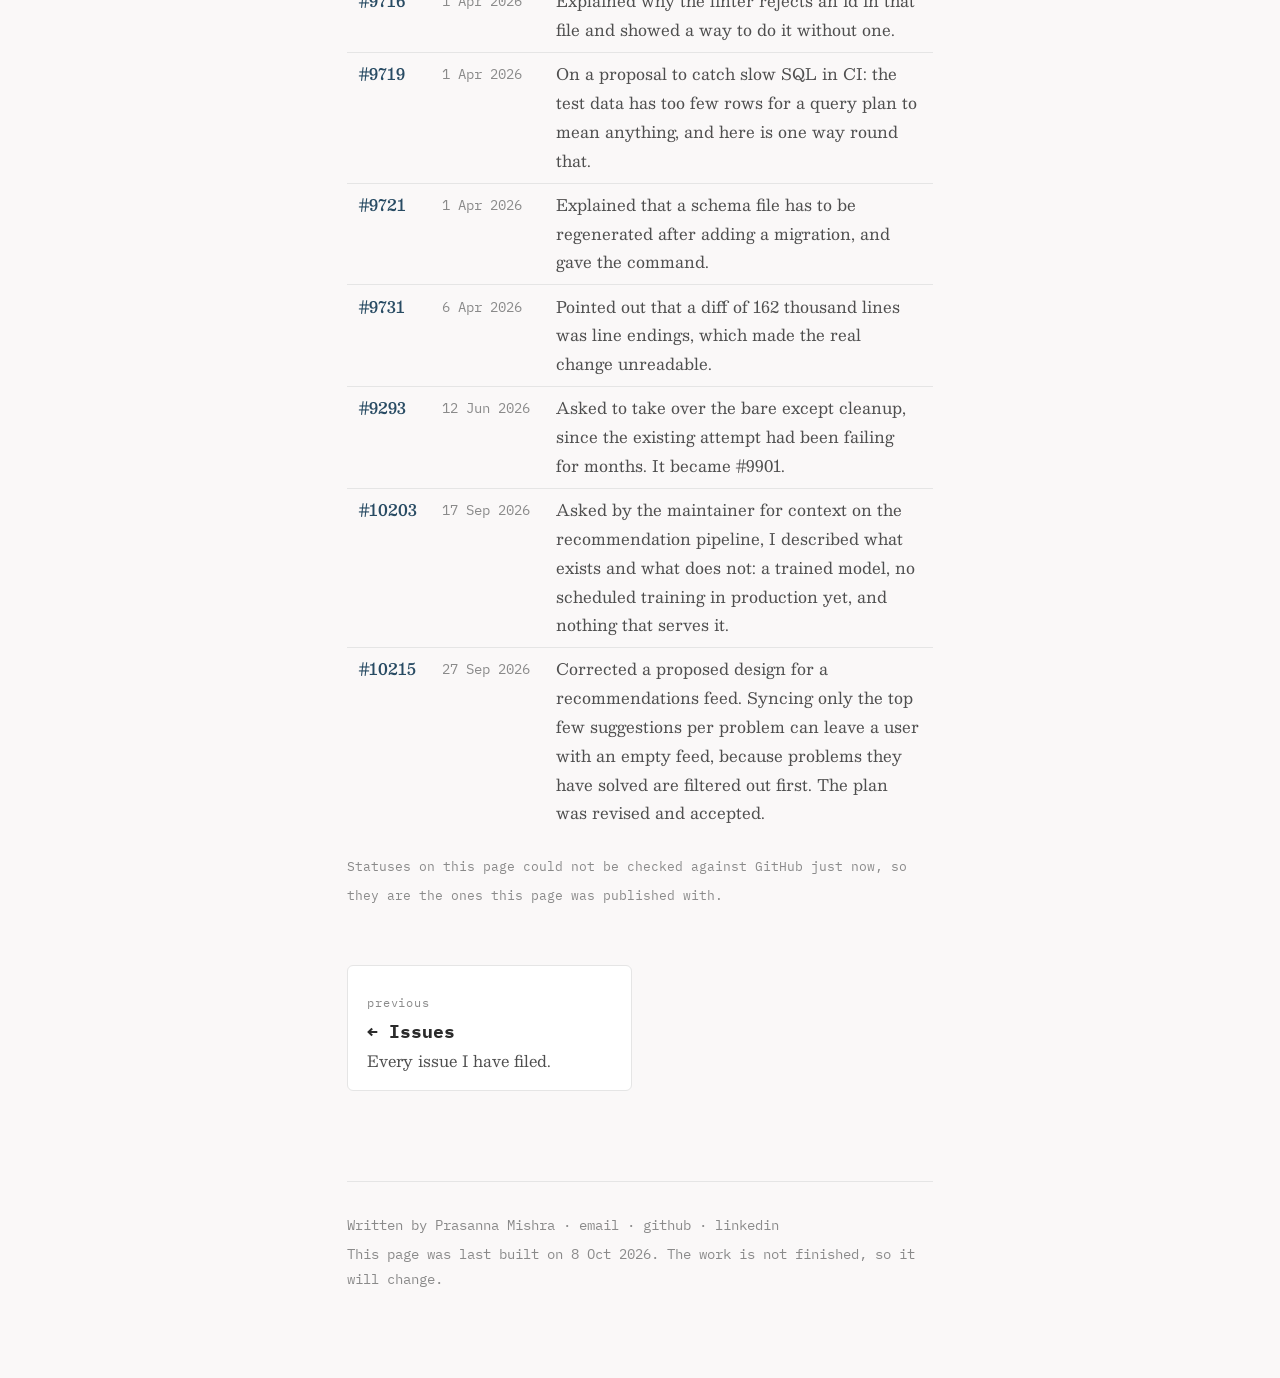
<file: gsoc/reviews.html>
<!DOCTYPE html>
<html lang="en">
<head>
<meta charset="utf-8" />
<meta name="viewport" content="width=device-width, initial-scale=1.0" />
<title>Reviews | Prasanna Mishra</title>
<meta name="description" content="What reviewers asked for on Prasanna Mishra&#x27;s omegaUp pull requests and what changed as a result, and the threads where he reviewed or helped on other contributors&#x27; work." />
<meta name="author" content="Prasanna Mishra" />
<meta name="theme-color" content="#faf8f8" />
<link rel="canonical" href="https://prasannamishra001.github.io/prasannamishra/gsoc/reviews.html" />
<meta property="og:title" content="Reviews" />
<meta property="og:description" content="What reviewers asked for on Prasanna Mishra&#x27;s omegaUp pull requests and what changed as a result, and the threads where he reviewed or helped on other contributors&#x27; work." />
<meta property="og:type" content="article" />
<link rel="icon" type="image/svg+xml" href="assets/gsoc-icon.svg" />
<script>(function(){try{var t=localStorage.getItem('gsoc-theme');if(t!=='dark'&&t!=='light')t=window.matchMedia&&window.matchMedia('(prefers-color-scheme: dark)').matches?'dark':'light';document.documentElement.setAttribute('data-theme',t);}catch(e){document.documentElement.setAttribute('data-theme','light');}})();</script>
<link rel="preconnect" href="https://fonts.googleapis.com" />
<link rel="preconnect" href="https://fonts.gstatic.com" crossorigin />
<link href="https://fonts.googleapis.com/css2?family=IBM+Plex+Mono:wght@400;600;700&family=Besley:ital,wght@0,400;0,600;1,400;1,600&display=swap" rel="stylesheet" />
<link rel="stylesheet" href="quartz.css" />
</head>
<body data-page="reviews">
<div class="progress" aria-hidden="true"><i></i></div>
<div id="quartz-root" class="page"><div id="quartz-body">

<div class="left sidebar">
  <div>
    <div class="site-head">
      <h2 class="page-title"><a href="index.html">Prasanna Mishra</a></h2>
      <button type="button" class="theme-toggle" id="theme-toggle" aria-label="Switch between light and dark" title="Switch between light and dark"><svg class="sun" viewBox="0 0 24 24" fill="none" stroke="currentColor" stroke-width="1.8" stroke-linecap="round"><circle cx="12" cy="12" r="4"/><path d="M12 2v2.5M12 19.5V22M2 12h2.5M19.5 12H22M4.9 4.9l1.8 1.8M17.3 17.3l1.8 1.8M4.9 19.1l1.8-1.8M17.3 6.7l1.8-1.8"/></svg><svg class="moon" viewBox="0 0 24 24" fill="none" stroke="currentColor" stroke-width="1.8" stroke-linecap="round" stroke-linejoin="round"><path d="M20 14.5A8 8 0 0 1 9.5 4a8 8 0 1 0 10.5 10.5z"/></svg></button>
    </div>
    <p class="site-tag">google summer of code 2026 &middot; omegaup</p>
  </div>
  <div class="sidebar-logos">
    <img src="assets/gsoc-logo.svg" alt="Google Summer of Code" class="gsoc-mark" />
    <img src="assets/omegaup-logo.png" alt="omegaUp" class="org-mark" />
  </div>
  <div class="explorer"><button type="button" class="explorer-toggle" data-fold="explorer-content"><h2>Explorer</h2><svg xmlns="http://www.w3.org/2000/svg" width="12" height="12" viewBox="0 0 24 24" fill="none" stroke="currentColor" stroke-width="2" stroke-linecap="round" stroke-linejoin="round" class="fold"><polyline points="6 9 12 15 18 9"></polyline></svg></button><div class="explorer-content" id="explorer-content"><ul class="explorer-ul"><li><button type="button" class="folder-container" data-fold="folder-gsoc-2026"><svg xmlns="http://www.w3.org/2000/svg" width="12" height="12" viewBox="0 0 24 24" fill="none" stroke="currentColor" stroke-width="2" stroke-linecap="round" stroke-linejoin="round" class="folder-icon"><polyline points="9 18 15 12 9 6"></polyline></svg><span class="folder-title">gsoc-2026</span></button><ul id="folder-gsoc-2026"><li><a href="index.html">Summary</a></li><li><a href="control-plane.html">Cron control plane</a></li><li><a href="model-training.html">Model training</a></li><li><a href="health-checks.html">Problem health checks</a></li><li><a href="groundwork.html">Tests and query fixes</a></li><li><a href="alongside.html">Alongside the project</a></li><li><a href="lessons.html">What I learned</a></li></ul></li><li><button type="button" class="folder-container" data-fold="folder-journey"><svg xmlns="http://www.w3.org/2000/svg" width="12" height="12" viewBox="0 0 24 24" fill="none" stroke="currentColor" stroke-width="2" stroke-linecap="round" stroke-linejoin="round" class="folder-icon"><polyline points="9 18 15 12 9 6"></polyline></svg><span class="folder-title">journey</span></button><ul id="folder-journey"><li><a href="before-gsoc.html">Before the summer</a></li><li><a href="after-gsoc.html">After the summer</a></li><li><a href="journey.html">Timeline</a></li></ul></li><li><button type="button" class="folder-container" data-fold="folder-records"><svg xmlns="http://www.w3.org/2000/svg" width="12" height="12" viewBox="0 0 24 24" fill="none" stroke="currentColor" stroke-width="2" stroke-linecap="round" stroke-linejoin="round" class="folder-icon"><polyline points="9 18 15 12 9 6"></polyline></svg><span class="folder-title">records</span></button><ul id="folder-records"><li><a href="pull-requests.html">Pull requests</a></li><li><a href="issues.html">Issues</a></li><li><a href="reviews.html" class="active">Reviews</a></li></ul></li><li><button type="button" class="folder-container" data-fold="folder-elsewhere"><svg xmlns="http://www.w3.org/2000/svg" width="12" height="12" viewBox="0 0 24 24" fill="none" stroke="currentColor" stroke-width="2" stroke-linecap="round" stroke-linejoin="round" class="folder-icon"><polyline points="9 18 15 12 9 6"></polyline></svg><span class="folder-title">elsewhere</span></button><ul id="folder-elsewhere"><li><a href="../index.html">Back to the portfolio</a></li><li><a href="https://github.com/omegaup/omegaup/pulls?q=is%3Apr+author%3APrasannaMishra001">My pull requests on GitHub</a></li><li><a href="https://github.com/omegaup/omegaup/issues/9992">The control plane issue</a></li><li><a href="https://summerofcode.withgoogle.com/">Google Summer of Code</a></li></ul></li></ul></div></div>
  <p class="sidebar-updated"><span class="pulse"></span>still going &middot; updated 8 Oct 2026</p>
</div>

<div class="center">
  <div class="page-header">
    <nav class="breadcrumb-container" aria-label="breadcrumbs"><div class="breadcrumb-element"><a href="../index.html">Home</a><p>&#10095;</p></div><div class="breadcrumb-element"><a href="index.html">gsoc 2026 omegaup</a><p>&#10095;</p></div><div class="breadcrumb-element"><a href="reviews.html">reviews</a></div></nav>
    <h1 class="article-title">Reviews</h1>
    <p class="content-meta"><time datetime="2026-10-08">updated 8 Oct 2026</time><span>9 min read</span></p>
  </div>
  <article>
<p class="lede">Almost everything good about this work was improved by somebody else reading it. This page
collects what reviewers asked for, grouped by the lesson, and then the threads where I was the one
reading.</p>

<h2 id="who">Who reviewed<a role="anchor" aria-hidden="true" tabindex="-1" href="#who" class="anchor">#</a></h2>
<p><a href="https://github.com/pabo99">Juan Pablo Gómez Aguilar</a> reviewed and merged every pull request of mine that
has merged. That is <span data-count="all-merged">57</span> so far, on a project he maintains as a volunteer.</p>
<p><a href="https://github.com/Ankitsinghsisodya">Ankit Sisodya</a>, my other mentor, reviewed the test infrastructure for
the cron scripts in the first week of June, which is the review that found my fake cursor was broken.</p>
<h2 id="themes">What I was told, by theme<a role="anchor" aria-hidden="true" tabindex="-1" href="#themes" class="anchor">#</a></h2>
<h3 id="theme-language">Say it in every language<a role="anchor" aria-hidden="true" tabindex="-1" href="#theme-language" class="anchor">#</a></h3>
<p>My first review comment on omegaUp, in September 2025, was about a sentence I had built in English inside a
component:</p>
<blockquote>
<p>This would work fine if we only displayed information in English.</p>
</blockquote>
<p>omegaUp is used mostly in Spanish. Every string goes through the translation files, in four languages. I
was told this again about a loading message, and again about an <code>aria-label</code>. I have not been told since.</p>
<p>Names of translation keys got their own round. I renamed three keys to something shorter and was told they
now had "less context ='(".</p>
<h3 id="theme-place">Put it where that kind of thing already lives<a role="anchor" aria-hidden="true" tabindex="-1" href="#theme-place" class="anchor">#</a></h3>
<p>Date logic goes in the date module. Database access goes in the data access layer, and a pull request of
mine was put on hold until it did. A value every page needs goes in the payload every page already
receives. A component announces what happened and the page script makes the request.</p>
<p>On the admin page for cron jobs, the same idea came up as "do not call one endpoint from another". The page
and the API now share one helper, so they cannot drift apart.</p>
<div class="codeblock reveal"><div class="codeblock-head"><span class="file">frontend/server/src/Controllers/Admin.php</span><span class="lang">php</span><button type="button">copy</button></div><pre class="hl"><code><span class="x">private static function cronsPayload(): array {</span>
<span class="x">    return [</span>
<span class="x">        &#39;jobs&#39; =&gt; self::cronJobsPayload(),</span>
<span class="x">        &#39;runs&#39; =&gt; self::cronRunsPayload(</span>
<span class="x">            \OmegaUp\DAO\CronRuns::getRecent(self::CRON_RUNS_LIMIT)</span>
<span class="x">        ),</span>
<span class="x">    ];</span>
<span class="x">}</span></code></pre></div>

<h3 id="theme-enums">Known sets of values are enums<a role="anchor" aria-hidden="true" tabindex="-1" href="#theme-enums" class="anchor">#</a></h3>
<p>Job names and run statuses in PHP. Check types and severities in Python. And when the same values had to be
known in TypeScript, a typed map keyed on a mirror of the enum, so that adding a value on the server without
giving it a label fails the build.</p>
<h3 id="theme-tests">A test has to be able to fail<a role="anchor" aria-hidden="true" tabindex="-1" href="#theme-tests" class="anchor">#</a></h3>
<blockquote>
<p>A malformed query could currently pass this test</p>
</blockquote>
<p>That was about a test of mine that checked an <code>UPDATE</code> had been sent and not what it did. I rewrote it to
run the statement and read the result. On the admin API I was asked for a test that a non admin is refused
on each endpoint separately, since each has its own check. On the model training job, every one of the four
findings came with a request for a named regression test.</p>
<h3 id="theme-cleanup">Release what you took, on every path<a role="anchor" aria-hidden="true" tabindex="-1" href="#theme-cleanup" class="anchor">#</a></h3>
<p>The shared runner takes a database lock. Review found two ways it could stay held: if the first write after
taking it failed, and if the last write before releasing it failed. Both are easy to miss, because both
only happen when something else has already gone wrong.</p>
<h3 id="theme-counting">Count the same thing on both sides<a role="anchor" aria-hidden="true" tabindex="-1" href="#theme-counting" class="anchor">#</a></h3>
<p>The ranking audit compares how many users are ranked today against yesterday. Juan Pablo noticed the table
also holds rows for people ranked only as problem authors, and my "yesterday" was counting them while my
"today" was not.</p>
<p>The same shape of mistake was in the model score: users the model had no answer for were left out of the
average, so the number described only the cases it could handle.</p>
<h3 id="theme-visible">Make failure visible to whoever is watching<a role="anchor" aria-hidden="true" tabindex="-1" href="#theme-visible" class="anchor">#</a></h3>
<p>A model that is refused now exits with a failure status, because marking it as failed in a table is no use
to something that only watches exit codes. A health check that raises fails the whole run, because a
skipped check looks the same as a clean one.</p>
<h3 id="theme-smaller">Smaller<a role="anchor" aria-hidden="true" tabindex="-1" href="#theme-smaller" class="anchor">#</a></h3>
<blockquote>
<p>Can you split this PR into smaller changes?</p>
</blockquote>
<p>January, about system settings. I heard versions of it in July about the admin page and in October about
rerun. The October one came with the best explanation of why:</p>
<blockquote>
<p>The dispatcher in particular contains concurrency, timeout, transaction, and failure-handling behavior that
deserves to be reviewed independently from the UI and API changes.</p>
</blockquote>
<h3 id="theme-delete">Sometimes the fix is to delete<a role="anchor" aria-hidden="true" tabindex="-1" href="#theme-delete" class="anchor">#</a></h3>
<p>I fixed an endpoint that always returned <code>null</code> for one field by making it return the real value. Juan
Pablo looked at the history, saw the field had been null for four years without anyone asking for it, and
suggested removing it. So the pull request titled "return contest_alias" removed <code>contest_alias</code>.</p>
<h2 id="disagreed">Where I disagreed<a role="anchor" aria-hidden="true" tabindex="-1" href="#disagreed" class="anchor">#</a></h2>
<p>Not often, and I tried to give a reason each time.</p>
<p>On the run history table I was asked whether a run should refer to its job by id. I kept the name and
explained why: a script outside the registry should still be recordable, and history should survive a
rename. The reasoning went into the schema as a comment.</p>
<p>On the settings data access layer I was asked whether the table should store each setting's type. I argued
that the only setting was a boolean and the function name already said so, and offered to raise it
separately if a second kind of setting appeared.</p>
<p>On the test fixtures Ankit suggested that asking the fake cursor for dictionary rows should either work or
raise. I kept it accepting the flag, because the tests coming next needed to call it that way, and
documented that the scripted rows decide the shape.</p>
<p>And once I was simply wrong. I folded a set of split pull requests back together in August because the
chain felt like clutter, and in October was asked to split them again.</p>
<h2 id="on-other-work">On other people's work<a role="anchor" aria-hidden="true" tabindex="-1" href="#on-other-work" class="anchor">#</a></h2>
<p>I have commented on thirty nine issues and pull requests that were not mine. Early on these were mostly me
asking to take an issue. From late February they are mostly me helping someone get a pull request through:
explaining why CI failed, which file is generated and how to regenerate it, why a diff had sixty thousand
unexpected lines in it.</p>
<p>A few were reviews. On a workflow change I pointed out that reading a fixed number of results without paging
would miss pull requests on busy issues and unassign people who had done nothing wrong. On a search change I
noticed prefix matching had been dropped between two versions. On a proposal to catch slow SQL in CI I
pointed out that the test database has ten rows per table, which is too few for a query plan to mean
anything.</p>
<div class="table-container"><table><thead><tr><th>Thread</th><th>When</th><th>What I added</th></tr></thead><tbody><tr><td><a href="https://github.com/omegaup/omegaup/issues/8381">#8381</a></td><td class="num">30 Aug 2025</td><td>Asked for the contest date bug after setting up the project for the first time. It became #8412.</td></tr><tr><td><a href="https://github.com/omegaup/omegaup/issues/8280">#8280</a></td><td class="num">31 Aug 2025</td><td>My first comment on anything to do with the cron scripts, in August 2025: a proposal to split up the school of the month query the way coder of the month had been.</td></tr><tr><td><a href="https://github.com/omegaup/omegaup/issues/8551">#8551</a></td><td class="num">25 Nov 2025</td><td>Diagnosed a bug in converting problem zips and suggested where the fix belonged.</td></tr><tr><td><a href="https://github.com/omegaup/omegaup/issues/8728">#8728</a></td><td class="num">8 Jan 2026</td><td>Linked my filter toggle, and filed a separate issue for it when the original requester objected.</td></tr><tr><td><a href="https://github.com/omegaup/omegaup/issues/8735">#8735</a></td><td class="num">8 Jan 2026</td><td>Proposed a fix for the issue link workflow and stepped back when told it was being handled.</td></tr><tr><td><a href="https://github.com/omegaup/omegaup/issues/8514">#8514</a></td><td class="num">9 Jan 2026</td><td>Asked to take a stale documentation issue.</td></tr><tr><td><a href="https://github.com/omegaup/omegaup/issues/8717">#8717</a></td><td class="num">9 Jan 2026</td><td>Asked for the translation bug, then filed the extra errors I found as their own issue.</td></tr><tr><td><a href="https://github.com/omegaup/omegaup/issues/8729">#8729</a></td><td class="num">9 Jan 2026</td><td>Suggested a short recorded setup walkthrough to go with the written contributing guide.</td></tr><tr><td><a href="https://github.com/omegaup/omegaup/pull/8712">#8712</a></td><td class="num">10 Jan 2026</td><td>Pointed out that a chart design was very close to another platform&#x27;s and suggested alternatives.</td></tr><tr><td><a href="https://github.com/omegaup/omegaup/pull/8750">#8750</a></td><td class="num">10 Jan 2026</td><td>Reviewed a workflow change: a fixed page size without pagination would miss pull requests on busy issues and unassign people wrongly.</td></tr><tr><td><a href="https://github.com/omegaup/omegaup/issues/8393">#8393</a></td><td class="num">22 Jan 2026</td><td>Offered to build the online tester and laid out two ways to do it.</td></tr><tr><td><a href="https://github.com/omegaup/omegaup/issues/8417">#8417</a></td><td class="num">22 Jan 2026</td><td>Asked to take the school merge request and pointed out it duplicated an older issue.</td></tr><tr><td><a href="https://github.com/omegaup/omegaup/issues/8319">#8319</a></td><td class="num">23 Jan 2026</td><td>Proposed how an admin could switch the embedded IDE off. This became the system settings work.</td></tr><tr><td><a href="https://github.com/omegaup/omegaup/issues/8847">#8847</a></td><td class="num">23 Jan 2026</td><td>Cleared up a misunderstanding about a comment I had deleted.</td></tr><tr><td><a href="https://github.com/omegaup/omegaup/issues/8321">#8321</a></td><td class="num">4 Feb 2026</td><td>Benchmarked a slow contest query locally, reported what an index bought and what it did not, and asked which direction the maintainer preferred.</td></tr><tr><td><a href="https://github.com/omegaup/omegaup/issues/8683">#8683</a></td><td class="num">4 Feb 2026</td><td>Closed my own duplicate issue, and stepped back when another contributor said theirs was nearly done.</td></tr><tr><td><a href="https://github.com/omegaup/omegaup/issues/8207">#8207</a></td><td class="num">6 Feb 2026</td><td>Reviewed the linked pull request and offered to help. Months later, when a newcomer asked for the issue, I summarised which parts had merged and which were stuck, and suggested agreeing a plan first.</td></tr><tr><td><a href="https://github.com/omegaup/omegaup/pull/9000">#9000</a></td><td class="num">6 Feb 2026</td><td>Reviewed a pull request from its CI logs: lint errors, missing translations and a migration problem.</td></tr><tr><td><a href="https://github.com/omegaup/omegaup/issues/7927">#7927</a></td><td class="num">10 Feb 2026</td><td>Asked to take the date of birth bug, and described what I was seeing. It became #9143.</td></tr><tr><td><a href="https://github.com/omegaup/omegaup/issues/8681">#8681</a></td><td class="num">10 Feb 2026</td><td>Asked to be reassigned a feature if its author had moved on.</td></tr><tr><td><a href="https://github.com/omegaup/omegaup/issues/9085">#9085</a></td><td class="num">14 Feb 2026</td><td>Pointed out that a community blog had been discussed and declined before, and asked if that still held.</td></tr><tr><td><a href="https://github.com/omegaup/omegaup/issues/7563">#7563</a></td><td class="num">16 Feb 2026</td><td>Linked an older request for language detection on paste to the issue where I was already building it.</td></tr><tr><td><a href="https://github.com/omegaup/omegaup/pull/8958">#8958</a></td><td class="num">16 Feb 2026</td><td>Opened the matching change in the lint tooling repository and asked who maintains it.</td></tr><tr><td><a href="https://github.com/omegaup/omegaup/issues/8302">#8302</a></td><td class="num">20 Feb 2026</td><td>Asked to take a stale issue about clearer errors when uploading a problem zip.</td></tr><tr><td><a href="https://github.com/omegaup/omegaup/pull/8679">#8679</a></td><td class="num">20 Feb 2026</td><td>Linked a pull request to the issue it belonged to.</td></tr><tr><td><a href="https://github.com/omegaup/omegaup/pull/9308">#9308</a></td><td class="num">28 Feb 2026</td><td>On a fix for an issue I had filed: explained where the scroll jump came from, tested the new version, and reported a second bug with a recording.</td></tr><tr><td><a href="https://github.com/omegaup/omegaup/pull/9340">#9340</a></td><td class="num">28 Feb 2026</td><td>Explained that sixty two thousand extra lines in a diff came from a lock file generated by the wrong package manager, and how to undo it.</td></tr><tr><td><a href="https://github.com/omegaup/omegaup/pull/9351">#9351</a></td><td class="num">1 Mar 2026</td><td>Reviewed a search change and noted that prefix matching had been dropped along the way.</td></tr><tr><td><a href="https://github.com/omegaup/omegaup/issues/9357">#9357</a></td><td class="num">6 Mar 2026</td><td>Confirmed a validation bug and named the two other places that needed changing with it.</td></tr><tr><td><a href="https://github.com/omegaup/omegaup/issues/9460">#9460</a></td><td class="num">7 Mar 2026</td><td>Tried to reproduce an urgent error, could not, and pointed at a recently added catch block as the likely cause.</td></tr><tr><td><a href="https://github.com/omegaup/omegaup/pull/9694">#9694</a></td><td class="num">1 Apr 2026</td><td>Explained a lint failure: the file is generated, and here is the command that regenerates it.</td></tr><tr><td><a href="https://github.com/omegaup/omegaup/pull/9713">#9713</a></td><td class="num">1 Apr 2026</td><td>Gave the lint fix command and suggested applying the maintainer&#x27;s review first.</td></tr><tr><td><a href="https://github.com/omegaup/omegaup/pull/9716">#9716</a></td><td class="num">1 Apr 2026</td><td>Explained why the linter rejects an id in that file and showed a way to do it without one.</td></tr><tr><td><a href="https://github.com/omegaup/omegaup/issues/9719">#9719</a></td><td class="num">1 Apr 2026</td><td>On a proposal to catch slow SQL in CI: the test data has too few rows for a query plan to mean anything, and here is one way round that.</td></tr><tr><td><a href="https://github.com/omegaup/omegaup/pull/9721">#9721</a></td><td class="num">1 Apr 2026</td><td>Explained that a schema file has to be regenerated after adding a migration, and gave the command.</td></tr><tr><td><a href="https://github.com/omegaup/omegaup/pull/9731">#9731</a></td><td class="num">6 Apr 2026</td><td>Pointed out that a diff of 162 thousand lines was line endings, which made the real change unreadable.</td></tr><tr><td><a href="https://github.com/omegaup/omegaup/issues/9293">#9293</a></td><td class="num">12 Jun 2026</td><td>Asked to take over the bare except cleanup, since the existing attempt had been failing for months. It became #9901.</td></tr><tr><td><a href="https://github.com/omegaup/omegaup/issues/10203">#10203</a></td><td class="num">17 Sep 2026</td><td>Asked by the maintainer for context on the recommendation pipeline, I described what exists and what does not: a trained model, no scheduled training in production yet, and nothing that serves it.</td></tr><tr><td><a href="https://github.com/omegaup/omegaup/issues/10215">#10215</a></td><td class="num">27 Sep 2026</td><td>Corrected a proposed design for a recommendations feed. Syncing only the top few suggestions per problem can leave a user with an empty feed, because problems they have solved are filtered out first. The plan was revised and accepted.</td></tr></tbody></table></div>
<div class="next-prev"><a class="card" href="issues.html"><span class="k">previous</span><h4>&larr; Issues</h4><p>Every issue I have filed.</p></a><span></span></div>
  </article>
  <footer class="site-footer">
    <p>Written by Prasanna Mishra &middot; <a href="mailto:mishra.prasanna838@gmail.com">email</a> &middot; <a href="https://github.com/PrasannaMishra001">github</a> &middot; <a href="https://www.linkedin.com/in/prasanna-mishra-871269367">linkedin</a></p>
    <p>This page was last built on 8 Oct 2026. The work is not finished, so it will change.</p>
  </footer>
</div>

<div class="right sidebar">
  <div class="graph desktop-only">
    <div class="graph-head"><h3>Graph View</h3><button type="button" class="icon-btn" id="graph-open" aria-label="Open the full graph" title="Open the full graph"><svg viewBox="0 0 24 24" fill="none" stroke="currentColor" stroke-width="2" stroke-linecap="round" stroke-linejoin="round"><path d="M15 3h6v6M9 21H3v-6M21 3l-7 7M3 21l7-7"/></svg></button></div>
    <div class="graph-container" id="graph-container"></div>
  </div>
  <div class="toc desktop-only"><button type="button" class="toc-toggle" data-fold="toc-content"><h3>Table of Contents</h3><svg xmlns="http://www.w3.org/2000/svg" width="12" height="12" viewBox="0 0 24 24" fill="none" stroke="currentColor" stroke-width="2" stroke-linecap="round" stroke-linejoin="round" class="fold"><polyline points="6 9 12 15 18 9"></polyline></svg></button><ul class="toc-content" id="toc-content"><li class="depth-0"><a href="#who">Who reviewed</a></li><li class="depth-0"><a href="#themes">What I was told, by theme</a></li><li class="depth-1"><a href="#theme-language">Say it in every language</a></li><li class="depth-1"><a href="#theme-place">Put it where that kind of thing already lives</a></li><li class="depth-1"><a href="#theme-enums">Known sets of values are enums</a></li><li class="depth-1"><a href="#theme-tests">A test has to be able to fail</a></li><li class="depth-1"><a href="#theme-cleanup">Release what you took, on every path</a></li><li class="depth-1"><a href="#theme-counting">Count the same thing on both sides</a></li><li class="depth-1"><a href="#theme-visible">Make failure visible to whoever is watching</a></li><li class="depth-1"><a href="#theme-smaller">Smaller</a></li><li class="depth-1"><a href="#theme-delete">Sometimes the fix is to delete</a></li><li class="depth-0"><a href="#disagreed">Where I disagreed</a></li><li class="depth-0"><a href="#on-other-work">On other people&#x27;s work</a></li></ul></div>
</div>

</div></div>
<script src="graph-data.js"></script><script src="quartz.js"></script><script src="pr-status.js"></script>
</body>
</html>
</file>
<file: gsoc/quartz.css>
:root {
  --light: #faf8f8;
  --lightgray: #e5e5e5;
  --gray: #b8b8b8;
  --darkgray: #4e4e4e;
  --dark: #2b2b2b;
  --secondary: #284b63;
  --tertiary: #84a59d;
  --highlight: #8f9fa926;
  --textHighlight: #fff23688;
  --surface: #ffffff;
  --muted: #8a8a8a;
  --seal: #b5493a;
  --shadow: 0 1px 2px rgba(43, 43, 43, 0.04), 0 8px 24px rgba(43, 43, 43, 0.06);

  --chart-a: #8a8a8a;
  --chart-b: #284b63;

  --tok-comment: #9a9a9a;
  --tok-keyword: #284b63;
  --tok-string: #5f7f76;
  --tok-number: #a0563f;
  --tok-name: #6b4f7d;
  --tok-punct: #6f6f6f;

  --headerFont: "IBM Plex Mono", ui-monospace, "Courier New", monospace;
  --bodyFont: "Besley", Georgia, "Times New Roman", serif;
  --codeFont: "IBM Plex Mono", ui-monospace, "Courier New", monospace;
  color-scheme: light;
}

:root[data-theme="dark"] {
  --light: #161618;
  --lightgray: #393639;
  --gray: #646464;
  --darkgray: #d4d4d4;
  --dark: #ebebec;
  --secondary: #7b97aa;
  --tertiary: #84a59d;
  --highlight: #8f9fa926;
  --textHighlight: #b3aa0288;
  --surface: #1d1d20;
  --muted: #8d8d90;
  --seal: #d0705f;
  --shadow: 0 1px 2px rgba(0, 0, 0, 0.3), 0 10px 30px rgba(0, 0, 0, 0.35);

  --chart-a: #77777b;
  --chart-b: #8fb0c6;

  --tok-comment: #77777b;
  --tok-keyword: #8fb0c6;
  --tok-string: #9dbdb4;
  --tok-number: #d59a84;
  --tok-name: #b8a3c9;
  --tok-punct: #a0a0a4;
  color-scheme: dark;
}

*, *::before, *::after { box-sizing: border-box; }

html {
  scroll-behavior: smooth;
  font-size: 18px;
  overflow-x: hidden;
  -webkit-text-size-adjust: none;
  text-size-adjust: none;
  scroll-padding-top: 2rem;
}

body {
  margin: 0;
  background-color: var(--light);
  font-family: var(--bodyFont);
  color: var(--darkgray);
}

p, ul, ol, li, tr, td, a, .katex {
  color: var(--darkgray);
  hyphens: auto;
  overflow-wrap: anywhere;
}

tbody, li, p { line-height: 1.6rem; }
p { margin: 1rem 0; }
strong { font-weight: 600; }
article p > strong, article li > strong { color: var(--dark); }

a {
  color: var(--secondary);
  font-weight: 600;
  text-decoration: none;
  transition: color 0.2s;
}
a:hover { color: var(--tertiary); }

article p a, article li a, article td a {
  background-image: linear-gradient(currentColor, currentColor);
  background-repeat: no-repeat;
  background-position: 0 100%;
  background-size: 0 1px;
  transition: background-size 0.25s ease, color 0.2s;
}
article p a:hover, article li a:hover, article td a:hover { background-size: 100% 1px; }

h1, h2, h3, h4, h5, h6, thead {
  font-family: var(--headerFont);
  color: var(--dark);
  margin-bottom: 0;
}
h1 { margin-top: 2.25rem; margin-bottom: 1rem; font-size: 1.75rem; }
h2 { margin-top: 2.6rem;  margin-bottom: 1rem; font-size: 1.4rem; }
h3 { margin-top: 1.9rem; margin-bottom: 0.8rem; font-size: 1.12rem; }
h4, h5, h6 { margin-top: 1.5rem; margin-bottom: 0.6rem; font-size: 1rem; }

h2[id] > a.anchor, h3[id] > a.anchor {
  opacity: 0;
  font-family: var(--codeFont);
  font-weight: 400;
  user-select: none;
  margin: 0 0.5rem;
  transition: opacity 0.2s;
}
h2[id]:hover > a.anchor, h3[id]:hover > a.anchor { opacity: 1; }

blockquote {
  border-left: 3px solid var(--secondary);
  margin: 1.4rem 0;
  padding: 0.1rem 0 0.1rem 1rem;
}
blockquote p { margin: 0.5rem 0; font-style: italic; }
blockquote footer, blockquote cite {
  display: block;
  font-family: var(--headerFont);
  font-style: normal;
  font-size: 0.75rem;
  color: var(--muted);
  margin: 0.2rem 0 0.4rem;
}

img { max-width: 100%; }
hr {
  border: none;
  border-top: 1px solid var(--lightgray);
  margin: 2.4rem 0;
}

::selection { background: color-mix(in srgb, var(--tertiary) 60%, transparent); color: var(--dark); }

/* ===== tables ===== */
.table-container { overflow-x: auto; margin: 1rem 0; }
table { border-collapse: collapse; width: 100%; font-size: 0.88rem; }
th {
  text-align: left;
  border-bottom: 1px solid var(--gray);
  padding: 0.4rem 0.7rem;
  font-family: var(--headerFont);
  font-size: 0.78rem;
  font-weight: 600;
  color: var(--dark);
  white-space: nowrap;
}
td { padding: 0.4rem 0.7rem; vertical-align: top; }
td, th { overflow-wrap: normal; hyphens: none; }
table a { white-space: nowrap; }
td code { white-space: nowrap; overflow-wrap: normal; }
tr { border-bottom: 1px solid var(--lightgray); }
tbody tr:last-child { border-bottom: none; }
tbody tr { transition: background-color 0.15s; }
tbody tr:hover { background-color: var(--highlight); }
td.num, th.num { font-family: var(--headerFont); font-size: 0.78rem; white-space: nowrap; color: var(--muted); }
tr.group-row td {
  font-family: var(--headerFont);
  font-size: 0.78rem;
  font-weight: 600;
  color: var(--dark);
  padding-top: 1.2rem;
  border-bottom: 1px solid var(--gray);
}
tr.group-row:hover { background: none; }

/* ===== code ===== */
code {
  font-family: var(--codeFont);
  font-size: 0.86em;
  background-color: var(--highlight);
  border-radius: 4px;
  padding: 0.08rem 0.25rem;
  overflow-wrap: anywhere;
}
.codeblock {
  margin: 1.4rem 0;
  border: 1px solid var(--lightgray);
  border-radius: 6px;
  background-color: var(--surface);
  overflow: hidden;
}
.codeblock-head {
  display: flex;
  align-items: center;
  gap: 0.6rem;
  padding: 0.35rem 0.5rem 0.35rem 0.85rem;
  border-bottom: 1px solid var(--lightgray);
  font-family: var(--headerFont);
  font-size: 0.7rem;
  color: var(--muted);
}
.codeblock-head .file { color: var(--darkgray); overflow: hidden; text-overflow: ellipsis; white-space: nowrap; }
.codeblock-head .lang { margin-left: auto; letter-spacing: 0.04em; }
.codeblock-head button {
  font: inherit;
  color: var(--muted);
  background: none;
  border: 1px solid transparent;
  border-radius: 4px;
  padding: 0.1rem 0.45rem;
  cursor: pointer;
  transition: color 0.2s, border-color 0.2s;
}
.codeblock-head button:hover { color: var(--dark); border-color: var(--lightgray); }
pre {
  font-family: var(--codeFont);
  margin: 0;
  padding: 0.8rem 0.95rem;
  overflow-x: auto;
  tab-size: 4;
}
pre > code {
  background: none;
  padding: 0;
  font-size: 0.74rem;
  line-height: 1.32rem;
  color: var(--darkgray);
  overflow-wrap: normal;
}
.hl .c, .hl .c1, .hl .cm, .hl .sd, .hl .ch, .hl .cp { color: var(--tok-comment); font-style: italic; }
.hl .k, .hl .kn, .hl .kd, .hl .kr, .hl .kc, .hl .kt, .hl .ow, .hl .nt { color: var(--tok-keyword); font-weight: 600; }
.hl .s, .hl .s1, .hl .s2, .hl .sb, .hl .sa, .hl .si, .hl .se, .hl .sx { color: var(--tok-string); }
.hl .m, .hl .mi, .hl .mf, .hl .mh, .hl .il { color: var(--tok-number); }
.hl .nf, .hl .nc, .hl .nd, .hl .fm, .hl .na { color: var(--tok-name); }
.hl .o, .hl .p { color: var(--tok-punct); }
.hl .nv, .hl .vm { color: var(--darkgray); }

/* ===== layout ===== */
.page { max-width: 100%; }
.page > #quartz-body {
  display: grid;
  grid-template:
    "grid-sidebar-left grid-header        grid-sidebar-right"
    "grid-sidebar-left grid-center        grid-sidebar-right"
    "grid-sidebar-left grid-footer        grid-sidebar-right"
    / 320px auto 320px;
  gap: 5px;
  max-width: 1720px;
  margin: 0 auto;
}

.page > #quartz-body .sidebar {
  box-sizing: border-box;
  display: flex;
  gap: 1.6rem;
  height: 100vh;
  padding: 3.2rem 2rem 1.5rem;
  position: sticky;
  top: 0;
}
.page > #quartz-body .sidebar.left {
  grid-area: grid-sidebar-left;
  flex-direction: column;
  z-index: 1;
}
.page > #quartz-body .sidebar.right {
  grid-area: grid-sidebar-right;
  flex-direction: column;
  overflow-y: auto;
  scrollbar-width: none;
}
.page > #quartz-body .sidebar.right::-webkit-scrollbar { display: none; }
.page > #quartz-body .page-header { grid-area: grid-header; margin: 3.2rem 0 0; }
.page > #quartz-body .center > article { grid-area: grid-center; }
.page > #quartz-body footer.site-footer {
  grid-area: grid-footer;
  font-family: var(--headerFont);
  font-size: 0.75rem;
  color: var(--muted);
  border-top: 1px solid var(--lightgray);
  margin-top: 4rem;
  padding: 1.5rem 0 4rem;
}
footer.site-footer p { color: var(--muted); margin: 0.2rem 0; line-height: 1.4rem; }
footer.site-footer a { color: var(--muted); font-weight: 400; }
footer.site-footer a:hover { color: var(--tertiary); }
.page > #quartz-body .center { min-width: 0; max-width: 100%; padding: 0 1.2rem; }

/* ===== reading progress ===== */
.progress {
  position: fixed;
  inset: 0 0 auto 0;
  height: 2px;
  z-index: 20;
  pointer-events: none;
}
.progress > i {
  display: block;
  height: 100%;
  width: 100%;
  background: var(--secondary);
  transform-origin: 0 50%;
  transform: scaleX(0);
}

/* ===== left sidebar ===== */
.site-head { display: flex; align-items: flex-start; justify-content: space-between; gap: 0.8rem; }
.page-title { margin: 0; font-size: 1.75rem; line-height: 2.2rem; }
.page-title a { color: var(--secondary); }

.sidebar.left .site-tag {
  font-family: var(--headerFont);
  font-size: 0.72rem;
  color: var(--muted);
  margin: 0.45rem 0 0;
  letter-spacing: 0.02em;
  line-height: 1.2rem;
}

.theme-toggle {
  flex: none;
  width: 2.1rem;
  height: 2.1rem;
  margin-top: 0.1rem;
  display: grid;
  place-items: center;
  border-radius: 50%;
  border: 1px solid var(--lightgray);
  background: var(--surface);
  color: var(--darkgray);
  cursor: pointer;
  position: relative;
  transition: border-color 0.25s, color 0.25s, transform 0.25s;
}
.theme-toggle:hover { border-color: var(--secondary); color: var(--secondary); }
.theme-toggle:active { transform: scale(0.92); }
.theme-toggle svg { width: 1rem; height: 1rem; grid-area: 1 / 1; transition: transform 0.5s cubic-bezier(0.4, 0, 0.2, 1), opacity 0.3s; }
.theme-toggle .moon { opacity: 0; transform: rotate(-90deg) scale(0.4); }
:root[data-theme="dark"] .theme-toggle .sun { opacity: 0; transform: rotate(90deg) scale(0.4); }
:root[data-theme="dark"] .theme-toggle .moon { opacity: 1; transform: none; }
.theme-toggle::after {
  content: "";
  position: absolute;
  inset: -1px;
  border-radius: 50%;
  border: 1px solid var(--secondary);
  opacity: 0;
  pointer-events: none;
}
.theme-toggle.rippling::after { animation: toggle-ring 0.7s ease-out; }
@keyframes toggle-ring {
  from { opacity: 0.7; transform: scale(1); }
  to { opacity: 0; transform: scale(2.6); }
}

::view-transition-old(root), ::view-transition-new(root) {
  animation: none;
  mix-blend-mode: normal;
}
::view-transition-old(root) { z-index: 1; }
::view-transition-new(root) { z-index: 2; }

.sidebar-logos { display: flex; align-items: center; gap: 1.1rem; flex-wrap: wrap; }
.sidebar-logos img { margin: 0; border-radius: 0; display: block; }
.sidebar-logos .gsoc-mark { width: 168px; }
.sidebar-logos .org-mark { width: 92px; }
:root[data-theme="dark"] .sidebar-logos .gsoc-mark { filter: invert(1) hue-rotate(180deg) brightness(1.1); }
:root[data-theme="dark"] .sidebar-logos .org-mark { filter: invert(1) hue-rotate(180deg) brightness(1.15); }

.explorer { display: flex; flex-direction: column; min-height: 0; flex: 1 1 auto; }
button.explorer-toggle,
button.toc-toggle {
  display: flex;
  align-items: center;
  text-align: left;
  cursor: pointer;
  color: var(--dark);
  background-color: transparent;
  border: none;
  padding: 0;
  font-family: var(--headerFont);
}
button.explorer-toggle h2, button.toc-toggle h3 {
  margin: 0;
  font-size: 1rem;
  display: inline-block;
}
button .fold { margin-left: 0.5rem; opacity: 0.8; transition: transform 0.3s; }
button.collapsed .fold { transform: rotate(-90deg); }

.explorer-content, .toc-content {
  list-style: none;
  padding: 0;
  margin: 0;
  overflow: hidden;
  max-height: 100%;
  transition: max-height 0.35s;
}
.explorer-content { display: flex; flex-direction: column; min-height: 0; }
.explorer-content.collapsed, .toc-content.collapsed { max-height: 0; }

.explorer-content ul {
  list-style: none;
  padding-left: 1.15rem;
  margin: 0;
  overflow: hidden;
  max-height: 60rem;
  transition: max-height 0.3s ease-in-out;
}
.explorer-content ul.collapsed { max-height: 0; }
.explorer-content > ul { padding-left: 0; }
.explorer-content li { margin: 0; }
.explorer-ul { overflow-y: auto !important; scrollbar-width: thin; scrollbar-color: var(--lightgray) transparent; padding-bottom: 1rem !important; }

button.folder-container {
  display: flex;
  align-items: center;
  gap: 0.35rem;
  margin-top: 0.55rem;
  padding: 0;
  background: none;
  border: none;
  cursor: pointer;
  font-family: var(--headerFont);
}
button.folder-container .folder-icon { transition: transform 0.3s; transform: rotate(90deg); }
button.folder-container.collapsed .folder-icon { transform: rotate(0deg); }
button.folder-container:hover .folder-title { color: var(--tertiary); }
.folder-container .folder-icon { color: var(--dark); flex-shrink: 0; }
.folder-title {
  font-family: var(--headerFont);
  font-size: 0.86rem;
  font-weight: 600;
  color: var(--secondary);
  line-height: 1.5rem;
  transition: color 0.2s;
}
.explorer-content li > a {
  font-family: var(--bodyFont);
  font-size: 0.92rem;
  font-weight: 400;
  line-height: 1.3rem;
  display: block;
  padding: 0.16rem 0 0.16rem 0.7rem;
  margin-left: 0.2rem;
  color: var(--darkgray);
  border-left: 1px solid var(--lightgray);
  transition: color 0.2s, border-color 0.2s, padding-left 0.2s;
}
.explorer-content li > a:hover { color: var(--tertiary); padding-left: 0.85rem; }
.explorer-content li > a.active {
  color: var(--secondary);
  font-weight: 600;
  border-left-color: var(--secondary);
}
.explorer-content li > a .ext { font-family: var(--headerFont); font-size: 0.7rem; color: var(--gray); margin-left: 0.2rem; }

.sidebar-updated {
  font-family: var(--headerFont);
  font-size: 0.68rem;
  color: var(--muted);
  line-height: 1.1rem;
  margin: 0;
  padding-top: 0.8rem;
  border-top: 1px solid var(--lightgray);
  flex: none;
}
.sidebar-updated .pulse {
  display: inline-block;
  width: 6px; height: 6px;
  border-radius: 50%;
  background: var(--tertiary);
  margin-right: 0.45rem;
  vertical-align: 1px;
  animation: pulse 2.4s ease-in-out infinite;
}
@keyframes pulse {
  0%, 100% { box-shadow: 0 0 0 0 color-mix(in srgb, var(--tertiary) 60%, transparent); }
  50% { box-shadow: 0 0 0 5px transparent; }
}

/* ===== center ===== */
.breadcrumb-container {
  display: flex;
  flex-flow: wrap;
  gap: 0.5rem;
  margin: 0.75rem 0 0;
  padding: 0;
  font-family: var(--headerFont);
  font-size: 0.82rem;
}
.breadcrumb-element { display: flex; flex-direction: row; align-items: center; }
.breadcrumb-element p { margin: 0 0 0 0.5rem; padding: 0; line-height: normal; color: var(--gray); }
.breadcrumb-element a { font-weight: 400; }
.breadcrumb-element:last-child a { color: var(--dark); }

.article-title { margin: 1.6rem 0 0; font-size: 1.9rem; line-height: 2.5rem; }
.content-meta {
  color: var(--muted);
  margin-top: 0.3rem;
  font-family: var(--headerFont);
  font-size: 0.8rem;
}
.content-meta > :not(:last-child) { margin-right: 8px; }
.content-meta > :not(:last-child)::after { content: ","; }
.lede { font-size: 1.06rem; line-height: 1.75rem; color: var(--darkgray); }

article { padding-bottom: 1rem; }
article > :first-child { margin-top: 0; }
article > p, article > ul, article > ol, article > blockquote, article > h2, article > h3, article > h4,
article > .factsheet, article > .callout, article > .record, article > .codeblock, article > .stats,
article > .timeline, article > .next-prev, article > .cards { max-width: 46rem; }
article > figure.diagram, article > .fig-row, article > .gallery, article > figure.l { max-width: 52rem; }
article.wide > p, article.wide > .stats { max-width: 52rem; }

.factsheet { font-family: var(--headerFont); font-size: 0.82rem; margin: 1.5rem 0; }
.factsheet div { padding: 0.22rem 0; }
.factsheet span { color: var(--muted); min-width: 9rem; display: inline-block; }

/* numbers row */
.stats {
  display: grid;
  grid-template-columns: repeat(auto-fit, minmax(7rem, 1fr));
  gap: 0;
  margin: 1.8rem 0;
  border-top: 1px solid var(--lightgray);
  border-bottom: 1px solid var(--lightgray);
}
.stat { padding: 0.9rem 1rem 0.8rem 0; }
.stat + .stat { padding-left: 1rem; border-left: 1px solid var(--lightgray); }
.stat b {
  display: block;
  font-family: var(--headerFont);
  font-weight: 600;
  font-size: 1.7rem;
  line-height: 2rem;
  color: var(--dark);
}
.stat span {
  display: block;
  font-family: var(--headerFont);
  font-size: 0.7rem;
  line-height: 1.05rem;
  color: var(--muted);
  margin-top: 0.15rem;
}

/* cards that link to a detail page */
.cards { display: grid; grid-template-columns: repeat(auto-fit, minmax(15rem, 1fr)); gap: 0.9rem; margin: 1.6rem 0; }
a.card {
  display: block;
  padding: 1rem 1.1rem 0.95rem;
  border: 1px solid var(--lightgray);
  border-radius: 6px;
  background: var(--surface);
  font-weight: 400;
  position: relative;
  overflow: hidden;
  transition: border-color 0.25s, transform 0.25s, box-shadow 0.25s;
}
a.card:hover { border-color: var(--secondary); transform: translateY(-2px); box-shadow: var(--shadow); }
a.card .k { font-family: var(--headerFont); font-size: 0.68rem; color: var(--muted); letter-spacing: 0.06em; }
a.card h4 { margin: 0.25rem 0 0.35rem; font-size: 0.98rem; color: var(--dark); }
a.card p { margin: 0; font-size: 0.86rem; line-height: 1.35rem; color: var(--darkgray); }
a.card .go { font-family: var(--headerFont); font-size: 0.72rem; color: var(--secondary); display: inline-block; margin-top: 0.55rem; transition: transform 0.25s; }
a.card:hover .go { transform: translateX(4px); }

.next-prev { display: grid; grid-template-columns: 1fr 1fr; gap: 0.9rem; margin: 3rem 0 0; }
.next-prev a.card:last-child { text-align: right; }

/* ===== figures ===== */
figure { margin: 1.8rem 0; }
figure img, figure video {
  display: block;
  width: 100%;
  height: auto;
  margin: 0;
  border-radius: 5px;
  border: 1px solid var(--lightgray);
  background: var(--surface);
}
figure.zoomable img { cursor: zoom-in; transition: border-color 0.2s, box-shadow 0.25s; }
figure.zoomable img:hover { border-color: var(--gray); box-shadow: var(--shadow); }
figure > figcaption, .fig-row > figcaption, .gallery > figcaption {
  font-size: 0.74rem;
  line-height: 1.15rem;
  color: var(--muted);
  font-family: var(--headerFont);
  margin-top: 0.55rem;
}
figure.s { max-width: 20rem; }
figure.m { max-width: 30rem; }
figure.l { max-width: 100%; }
figure.center { margin-left: auto; margin-right: auto; }

.fig-row { display: grid; grid-template-columns: repeat(2, minmax(0, 1fr)); gap: 0.9rem; margin: 1.8rem 0; align-items: start; }
.fig-row.three { grid-template-columns: repeat(3, minmax(0, 1fr)); }
.fig-row figure { margin: 0; }
.fig-row > figcaption { grid-column: 1 / -1; margin-top: -0.2rem; }
.fig-row .tag {
  display: inline-block;
  font-family: var(--headerFont);
  font-size: 0.66rem;
  letter-spacing: 0.08em;
  text-transform: uppercase;
  color: var(--muted);
  margin-bottom: 0.35rem;
}

.gallery { display: grid; grid-template-columns: repeat(auto-fill, minmax(9.5rem, 1fr)); gap: 0.8rem; margin: 1.8rem 0; }
.gallery figure { margin: 0; }
.gallery figure img { aspect-ratio: 4 / 3; object-fit: cover; object-position: top center; }
.gallery figure figcaption { margin-top: 0.35rem; }
.gallery > figcaption { grid-column: 1 / -1; }

.video { position: relative; }
.video video { cursor: pointer; }

/* ===== diagrams and charts ===== */
.diagram {
  margin: 1.8rem 0;
  border: 1px solid var(--lightgray);
  border-radius: 6px;
  background: var(--surface);
  position: relative;
}
.diagram-body { padding: 1rem 1rem 0.6rem; overflow-x: auto; }
.diagram svg { display: block; width: 100%; height: auto; min-width: var(--minw, 0); }
.diagram > figcaption {
  border-top: 1px solid var(--lightgray);
  padding: 0.55rem 1rem 0.6rem;
  margin: 0;
  font-family: var(--headerFont);
  font-size: 0.74rem;
  line-height: 1.15rem;
  color: var(--muted);
}
.diagram-tools { position: absolute; top: 0.45rem; right: 0.45rem; display: flex; gap: 0.25rem; opacity: 0; transition: opacity 0.2s; }
.diagram:hover .diagram-tools, .diagram:focus-within .diagram-tools { opacity: 1; }
.icon-btn {
  width: 1.7rem; height: 1.7rem;
  display: grid; place-items: center;
  border: 1px solid var(--lightgray);
  border-radius: 4px;
  background: var(--light);
  color: var(--darkgray);
  cursor: pointer;
  padding: 0;
  font-family: var(--headerFont);
  font-size: 0.8rem;
  transition: color 0.2s, border-color 0.2s;
}
.icon-btn:hover { color: var(--secondary); border-color: var(--secondary); }
.icon-btn svg { width: 0.85rem; height: 0.85rem; }

/* svg vocabulary shared by every diagram */
.diagram svg text, .viewer-item svg text { text-rendering: geometricPrecision; }
.d-box { fill: var(--light); stroke: var(--gray); stroke-width: 1; }
.d-box.soft { fill: var(--surface); stroke: var(--lightgray); }
.d-box.key { stroke: var(--secondary); stroke-width: 1.4; }
.d-box.tint { fill: color-mix(in srgb, var(--tertiary) 14%, var(--surface)); stroke: color-mix(in srgb, var(--tertiary) 70%, var(--gray)); }
.d-box.ink { fill: var(--secondary); stroke: var(--secondary); }
.d-box.open { stroke-dasharray: 4 3; }
.d-group { fill: none; stroke: var(--lightgray); stroke-width: 1; stroke-dasharray: 3 4; }
.d-t { font-family: var(--headerFont); font-size: 12.5px; font-weight: 600; fill: var(--dark); }
.d-s { font-family: var(--headerFont); font-size: 10.5px; fill: var(--muted); }
.d-ink .d-t, .d-t.on-ink { fill: var(--light); }
.d-s.on-ink { fill: color-mix(in srgb, var(--light) 75%, var(--secondary)); }
.d-cap { font-family: var(--headerFont); font-size: 10.5px; letter-spacing: 0.09em; text-transform: uppercase; fill: var(--muted); }
.d-note { font-family: var(--headerFont); font-size: 10.5px; fill: var(--muted); }
.d-num { font-family: var(--headerFont); font-size: 11px; font-weight: 600; fill: var(--secondary); }
.d-line { fill: none; stroke: var(--gray); stroke-width: 1.2; }
.d-line.key { stroke: var(--secondary); stroke-width: 1.4; }
.d-line.dash { stroke-dasharray: 4 4; }
.d-head { fill: var(--gray); }
.d-head.key { fill: var(--secondary); }
.d-dot { fill: var(--secondary); }
.d-link { cursor: pointer; }
.d-link:hover .d-box { stroke: var(--secondary); }
.d-link:hover .d-t { fill: var(--secondary); }

.c-grid { stroke: var(--lightgray); stroke-width: 1; }
.c-axis { font-family: var(--headerFont); font-size: 10.5px; fill: var(--muted); }
.c-val { font-family: var(--headerFont); font-size: 10.5px; fill: var(--darkgray); }
.c-a { fill: var(--chart-a); }
.c-b { fill: var(--chart-b); }
.c-wait { fill: color-mix(in srgb, var(--gray) 55%, var(--surface)); }
.c-open { fill: var(--tertiary); }
.c-mark { transition: opacity 0.15s; }
svg.hovering .c-mark:not(.is-hover) { opacity: 0.35; }
.c-hit { fill: transparent; }
.c-label { font-family: var(--headerFont); font-size: 10.5px; fill: var(--darkgray); }
.c-label.dim { fill: var(--muted); }
.c-today { stroke: var(--seal); stroke-width: 1; stroke-dasharray: 2 3; }
.c-band { fill: color-mix(in srgb, var(--tertiary) 12%, transparent); }

.legend { display: flex; flex-wrap: wrap; gap: 0.3rem 1.1rem; padding: 0.8rem 1rem 0; font-family: var(--headerFont); font-size: 0.72rem; color: var(--darkgray); }
.legend i { display: inline-block; width: 0.7rem; height: 0.7rem; border-radius: 2px; margin-right: 0.4rem; vertical-align: -1px; }
.legend .a i { background: var(--chart-a); }
.legend .b i { background: var(--chart-b); }
.legend .w i { background: color-mix(in srgb, var(--gray) 55%, var(--surface)); }
.legend .o i { background: var(--tertiary); }
.legend .band i { background: color-mix(in srgb, var(--tertiary) 22%, transparent); border: 1px solid color-mix(in srgb, var(--tertiary) 50%, transparent); }

.tip {
  position: fixed;
  z-index: 60;
  pointer-events: none;
  background: var(--dark);
  color: var(--light);
  font-family: var(--headerFont);
  font-size: 0.7rem;
  line-height: 1.1rem;
  padding: 0.35rem 0.55rem;
  border-radius: 4px;
  max-width: 19rem;
  opacity: 0;
  transform: translateY(4px);
  transition: opacity 0.12s, transform 0.12s;
  white-space: pre-line;
}
.tip.show { opacity: 1; transform: none; }

details.as-table { margin: 0; border-top: 1px solid var(--lightgray); }
details.as-table summary {
  cursor: pointer;
  list-style: none;
  padding: 0.45rem 1rem;
  font-family: var(--headerFont);
  font-size: 0.7rem;
  color: var(--muted);
}
details.as-table summary::-webkit-details-marker { display: none; }
details.as-table summary:hover { color: var(--secondary); }
details.as-table .table-container { margin: 0; padding: 0 0.4rem 0.6rem; }

/* ===== right sidebar ===== */
.graph { display: flex; flex-direction: column; flex: none; }
.graph-head { display: flex; align-items: center; justify-content: space-between; margin: 0 0 0.5rem; }
.graph h3 { margin: 0; font-size: 1rem; font-family: var(--headerFont); }
.graph-container {
  border: 1px solid var(--lightgray);
  border-radius: 6px;
  background-color: var(--light);
  height: 350px;
  width: 100%;
  position: relative;
  overflow: hidden;
}
.graph-container svg { display: block; touch-action: none; cursor: default; }
.graph-container svg.panning { cursor: grabbing; }
.graph-container .node-label {
  font-family: var(--headerFont);
  font-size: 10px;
  fill: var(--darkgray);
  user-select: none;
  pointer-events: none;
  paint-order: stroke;
  stroke: var(--light);
  stroke-width: 3px;
  stroke-linejoin: round;
  transition: fill 0.2s, opacity 0.2s;
}
svg.is-shy .graph-node:not(.is-current):not(.is-kind-project):not(.show-label):not(.is-focus):not(.is-near) .node-label { opacity: 0; }
.graph-edge { stroke: var(--lightgray); stroke-width: 1; transition: stroke 0.2s, opacity 0.2s; }
.graph-edge.is-focus { stroke: var(--secondary); }
.graph-node { cursor: grab; }
.graph-node:active { cursor: grabbing; }
.graph-node circle { fill: var(--gray); transition: fill 0.2s; }
.graph-node.is-kind-project circle { fill: var(--tertiary); }
.graph-node.is-current circle { fill: var(--secondary); }
.graph-node.is-focus circle { fill: var(--secondary); }
.graph-node.is-focus .node-label { fill: var(--dark); font-weight: 600; }
svg.has-focus .graph-node:not(.is-focus):not(.is-near) circle { fill: var(--lightgray); }
svg.has-focus .graph-node:not(.is-focus):not(.is-near) .node-label { opacity: 0.35; }
svg.has-focus .graph-edge:not(.is-focus) { opacity: 0.5; }
.graph-hint {
  position: absolute; left: 0.6rem; bottom: 0.45rem;
  font-family: var(--headerFont); font-size: 0.62rem; color: var(--gray);
  pointer-events: none;
}

.toc { display: flex; flex-direction: column; min-height: 0; }
.toc-content { position: relative; }
.toc-content li {
  list-style: none;
  font-family: var(--bodyFont);
  font-size: 0.9rem;
  line-height: 1.3rem;
  margin: 0;
}
.toc-content li a {
  display: block;
  padding: 0.2rem 0 0.2rem 0.8rem;
  border-left: 1px solid var(--lightgray);
  color: var(--dark);
  opacity: 0.45;
  font-weight: 400;
  transition: opacity 0.2s, color 0.2s, border-color 0.2s;
}
.toc-content li a:hover { opacity: 1; color: var(--tertiary); }
.toc-content li a.in-view { opacity: 1; color: var(--secondary); border-left-color: var(--secondary); }
.toc-content li.depth-1 a { padding-left: 1.6rem; font-size: 0.84rem; }
.toc-content { margin-top: 0.5rem; }

/* ===== callout ===== */
.callout {
  border: 1px solid var(--lightgray);
  border-left: 3px solid var(--secondary);
  border-radius: 5px;
  padding: 0.8rem 1rem;
  margin: 1.5rem 0;
  background-color: var(--surface);
}
.callout > :first-child { margin-top: 0; }
.callout > :last-child { margin-bottom: 0; }
.callout-title {
  font-family: var(--headerFont);
  font-weight: 600;
  color: var(--dark);
  font-size: 0.82rem;
  margin: 0 0 0.4rem;
}
.callout p, .callout li { font-size: 0.92rem; line-height: 1.5rem; }
.callout.quiet { border-left-color: var(--tertiary); }

/* ===== pull request records ===== */
.record {
  border-top: 1px solid var(--lightgray);
  padding: 1.15rem 0 0.4rem;
  scroll-margin-top: 1.5rem;
}
.record:target { animation: target-flash 1.6s ease-out; }
@keyframes target-flash { from { background-color: var(--highlight); } to { background-color: transparent; } }
.record-head { display: flex; flex-wrap: wrap; align-items: baseline; gap: 0.3rem 0.7rem; }
.record-head .n { font-family: var(--headerFont); font-size: 0.86rem; }
.record-head h4 { margin: 0; font-size: 0.95rem; line-height: 1.4rem; flex: 1 1 14rem; }
.record-meta {
  display: flex; flex-wrap: wrap; gap: 0.1rem 0.9rem;
  font-family: var(--headerFont); font-size: 0.7rem; color: var(--muted);
  margin: 0.25rem 0 0.5rem;
}
.record-meta .add { color: color-mix(in srgb, var(--tertiary) 70%, var(--dark)); }
.record-meta .del { color: var(--seal); }
.record p { margin: 0.5rem 0; font-size: 0.94rem; line-height: 1.55rem; }
.record .review { margin: 0.6rem 0 0.7rem; padding-left: 0.9rem; border-left: 1px solid var(--lightgray); }
.record .review p { font-size: 0.88rem; line-height: 1.45rem; margin: 0.35rem 0; }
.record .review .who { font-family: var(--headerFont); font-size: 0.72rem; color: var(--muted); }
.record .review q { font-style: italic; quotes: "\201C" "\201D"; }

/* state chips */
[data-state-for] {
  font-family: var(--headerFont);
  font-size: 0.74rem;
  white-space: nowrap;
}
.pr-state::before {
  content: "";
  display: inline-block;
  width: 6px; height: 6px;
  border-radius: 50%;
  margin-right: 0.4rem;
  vertical-align: 1px;
  background: currentColor;
}
.pr-state-merged, .pr-state-completed { color: var(--secondary); font-weight: 600; }
.pr-state-approved { color: color-mix(in srgb, var(--tertiary) 60%, var(--dark)); font-weight: 600; }
.pr-state-in-review, .pr-state-open { color: color-mix(in srgb, var(--tertiary) 75%, var(--dark)); }
.pr-state-in-review::before, .pr-state-open::before, .pr-state-draft::before { background: none; box-shadow: inset 0 0 0 1.5px currentColor; }
.pr-state-draft, .pr-state-not-planned, .pr-state-closed { color: var(--muted); }

.status-note {
  font-family: var(--headerFont);
  font-size: 0.72rem;
  color: var(--muted);
  margin: 1rem 0 0;
}

/* filter bar above the long tables */
.filter {
  display: flex; flex-wrap: wrap; align-items: center; gap: 0.5rem;
  margin: 1.4rem 0 0.6rem;
  font-family: var(--headerFont);
  font-size: 0.74rem;
}
.filter input {
  flex: 1 1 12rem;
  min-width: 0;
  font: inherit;
  color: var(--dark);
  background: var(--surface);
  border: 1px solid var(--lightgray);
  border-radius: 4px;
  padding: 0.4rem 0.6rem;
  outline: none;
  transition: border-color 0.2s;
}
.filter input:focus { border-color: var(--secondary); }
.filter button {
  font: inherit;
  color: var(--darkgray);
  background: none;
  border: 1px solid var(--lightgray);
  border-radius: 999px;
  padding: 0.25rem 0.7rem;
  cursor: pointer;
  transition: color 0.2s, border-color 0.2s, background-color 0.2s;
}
.filter button:hover { border-color: var(--secondary); color: var(--secondary); }
.filter button[aria-pressed="true"] { background: var(--secondary); border-color: var(--secondary); color: var(--light); }
.filter .count { color: var(--muted); margin-left: auto; }

/* ===== timeline ===== */
.timeline { list-style: none; margin: 2rem 0; padding: 0; position: relative; }
.timeline::before { content: ""; position: absolute; left: 5.4rem; top: 0.4rem; bottom: 0.4rem; width: 1px; background: var(--lightgray); }
.timeline li { display: grid; grid-template-columns: 5.4rem 1fr; gap: 0 1.3rem; padding: 0 0 1.5rem; position: relative; margin: 0; }
.timeline li::before {
  content: "";
  position: absolute; left: calc(5.4rem - 3px); top: 0.55rem;
  width: 7px; height: 7px; border-radius: 50%;
  background: var(--light);
  border: 1px solid var(--gray);
  transition: background-color 0.3s, border-color 0.3s, transform 0.3s;
}
.timeline li:hover::before { background: var(--secondary); border-color: var(--secondary); transform: scale(1.3); }
.timeline li.major::before { background: var(--secondary); border-color: var(--secondary); }
.timeline time { font-family: var(--headerFont); font-size: 0.72rem; color: var(--muted); line-height: 1.6rem; text-align: right; padding-right: 0.9rem; }
.timeline h4 { margin: 0; font-size: 0.95rem; line-height: 1.6rem; }
.timeline p { margin: 0.2rem 0 0; font-size: 0.92rem; line-height: 1.5rem; }
.timeline .era {
  grid-template-columns: 1fr;
  padding: 0.6rem 0 1rem;
}
.timeline .era::before { display: none; }
.timeline .era span {
  font-family: var(--headerFont); font-size: 0.68rem; letter-spacing: 0.1em; text-transform: uppercase;
  color: var(--muted); background: var(--light); padding: 0.2rem 0.6rem 0.2rem 0; position: relative; width: max-content;
}

/* ===== reveal on scroll ===== */
.reveal { opacity: 0; transform: translateY(10px); transition: opacity 0.6s ease, transform 0.6s ease; }
.reveal.is-in { opacity: 1; transform: none; }

/* ===== viewer (images, diagrams, graph) ===== */
.viewer {
  position: fixed; inset: 0; z-index: 50;
  display: none;
  background: color-mix(in srgb, var(--light) 92%, transparent);
  backdrop-filter: blur(6px);
  -webkit-backdrop-filter: blur(6px);
}
.viewer.open { display: block; animation: viewer-in 0.2s ease; }
@keyframes viewer-in { from { opacity: 0; } to { opacity: 1; } }
.viewer-stage { position: absolute; inset: 0; overflow: hidden; cursor: grab; touch-action: none; }
.viewer-stage.dragging { cursor: grabbing; }
.viewer-item { position: absolute; left: 0; top: 0; transform-origin: 0 0; will-change: transform; }
.viewer-item img { display: block; max-width: none; border-radius: 4px; border: 1px solid var(--lightgray); box-shadow: var(--shadow); background: var(--surface); }
.viewer-item svg { display: block; background: var(--surface); border: 1px solid var(--lightgray); border-radius: 6px; box-shadow: var(--shadow); }
.viewer-bar {
  position: absolute; left: 50%; bottom: 1.2rem; transform: translateX(-50%);
  display: flex; align-items: center; gap: 0.3rem;
  padding: 0.3rem;
  border: 1px solid var(--lightgray);
  border-radius: 8px;
  background: var(--surface);
  box-shadow: var(--shadow);
  max-width: calc(100vw - 2rem);
}
.viewer-bar .cap { font-family: var(--headerFont); font-size: 0.7rem; color: var(--muted); padding: 0 0.6rem; max-width: 34rem; overflow: hidden; text-overflow: ellipsis; white-space: nowrap; }
.viewer-bar .icon-btn { background: none; border-color: transparent; width: 1.9rem; height: 1.9rem; }
.viewer-bar .icon-btn:hover { border-color: var(--lightgray); }
.viewer-close { position: absolute; top: 1rem; right: 1rem; }
.viewer.graph-mode .viewer-stage { cursor: default; }
.viewer-graph { position: absolute; inset: 3.2rem 1.5rem 1.5rem; width: auto; border: 1px solid var(--lightgray); border-radius: 8px; background: var(--light); height: auto; }
.viewer-graph .node-label { font-size: 12.5px; }
.viewer-title { position: absolute; top: 1.1rem; left: 1.6rem; font-family: var(--headerFont); font-size: 0.9rem; font-weight: 600; color: var(--dark); }

.desktop-only { display: initial; }
.mobile-only { display: none; }

@media (min-width: 800px) and (max-width: 1200px) {
  .page > #quartz-body {
    grid-template:
      "grid-sidebar-left grid-header"
      "grid-sidebar-left grid-center"
      "grid-sidebar-left grid-sidebar-right"
      "grid-sidebar-left grid-footer"
      / 300px auto;
  }
  .page > #quartz-body .sidebar.right {
    position: initial;
    height: unset;
    flex-direction: column;
    width: 100%;
    padding: 2rem 1.2rem 0;
  }
  .page > #quartz-body .sidebar.right > .toc { display: none; }
}

@media (max-width: 1200px) { .page > #quartz-body { padding: 0 0.4rem; } }

@media (max-width: 800px) {
  html { font-size: 16px; }
  .page > #quartz-body {
    grid-template:
      "grid-sidebar-left"
      "grid-header"
      "grid-center"
      "grid-sidebar-right"
      "grid-footer"
      / minmax(0, 1fr);
    margin: 0 auto;
    padding: 0 1rem;
  }
  .page > #quartz-body .center { padding: 0; }
  .page > #quartz-body .sidebar.left {
    position: initial;
    height: unset;
    flex-direction: column;
    gap: 1rem;
    padding: 1.6rem 0 0;
  }
  .page > #quartz-body .sidebar.left .explorer-content { max-height: none; }
  .page > #quartz-body .sidebar.left .explorer-content.collapsed { max-height: 0; }
  .explorer-ul { max-height: 50vh; }
  .sidebar-updated { display: none; }
  .page > #quartz-body .sidebar.right {
    position: initial;
    height: unset;
    padding: 0;
  }
  .page > #quartz-body .page-header { margin-top: 1rem; padding: 0; }
  .article-title { font-size: 1.5rem; line-height: 2rem; }
  .fig-row, .fig-row.three { grid-template-columns: 1fr; }
  .next-prev { grid-template-columns: 1fr; }
  .timeline::before { left: 0.2rem; }
  .timeline li { grid-template-columns: 1fr; padding-left: 1.3rem; }
  .timeline li::before { left: calc(0.2rem - 3px); }
  .timeline time { text-align: left; }
  .stat + .stat { border-left: none; padding-left: 0; }
  .desktop-only { display: none; }
  .mobile-only { display: initial; }
}

@media (prefers-reduced-motion: reduce) {
  html { scroll-behavior: auto; }
  .reveal { opacity: 1; transform: none; transition: none; }
  .sidebar-updated .pulse { animation: none; }
  *, *::before, *::after { transition-duration: 0.01ms !important; animation-duration: 0.01ms !important; }
}

@media print {
  .sidebar, .progress, .diagram-tools, .filter, .viewer { display: none !important; }
  .page > #quartz-body { display: block; }
}
</file>
